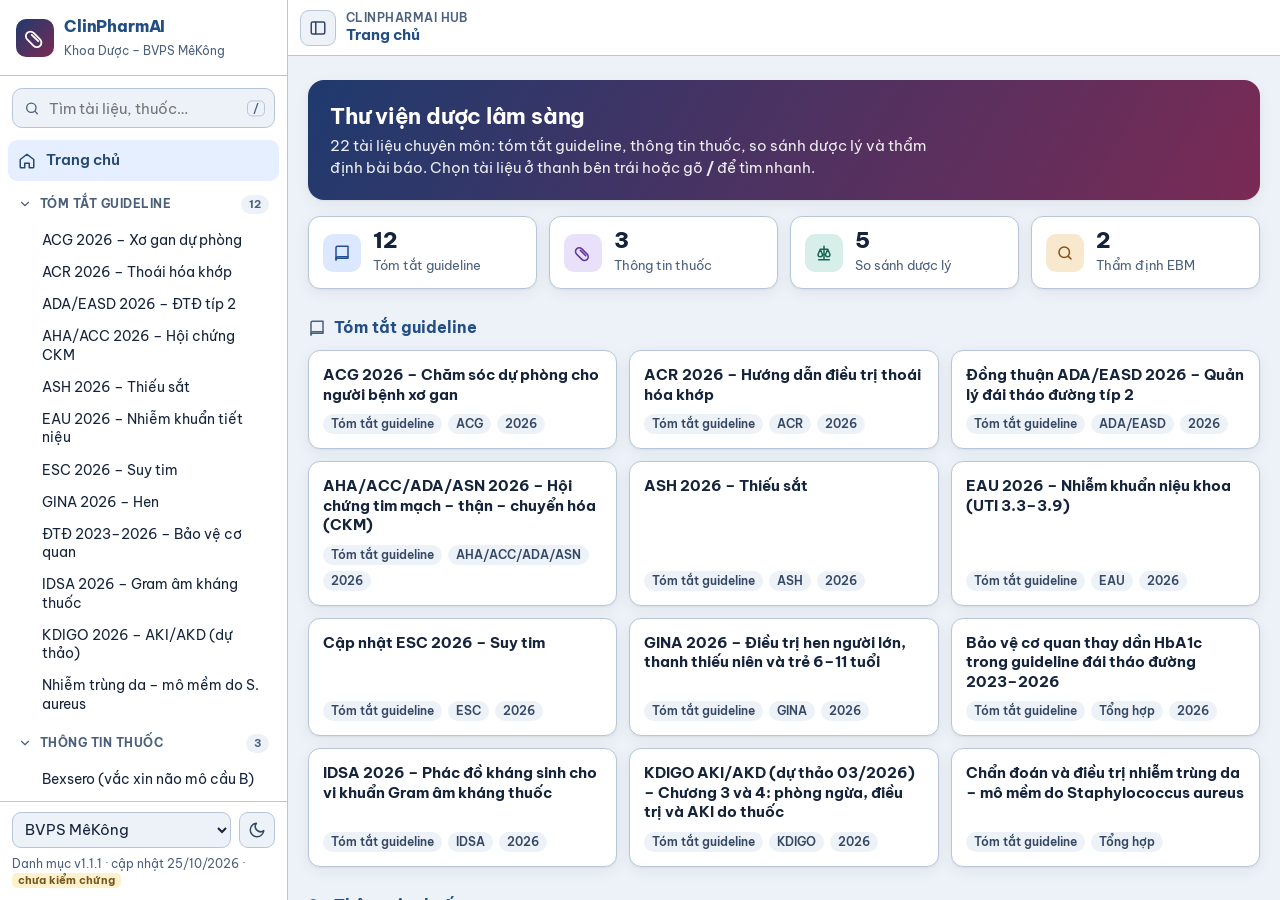
<file: index.html>
<!doctype html>
<html lang="vi" data-unit="mekong">
<head>
<meta charset="utf-8">
<meta name="viewport" content="width=device-width,initial-scale=1,viewport-fit=cover">
<title>ClinPharmAI Hub</title>
<meta name="description" content="Thư viện tài liệu dược lâm sàng: tóm tắt guideline, thông tin thuốc, so sánh dược lý, thẩm định EBM.">
<meta name="theme-color" content="#1f3a6e">
<link rel="manifest" href="manifest.webmanifest">
<link rel="icon" href="icons/icon.svg" type="image/svg+xml">
<link rel="apple-touch-icon" href="icons/icon-192.png">
<link rel="preconnect" href="https://fonts.googleapis.com">
<link rel="preconnect" href="https://fonts.gstatic.com" crossorigin>
<link rel="stylesheet" href="https://fonts.googleapis.com/css2?family=Be+Vietnam+Pro:wght@400;500;600;700;800&display=swap">
<link rel="stylesheet" href="css/app.css">
<script>
  // Áp theme trước khi vẽ để tránh nháy màu
  try{
    var t=localStorage.getItem('cpa-theme'),u=localStorage.getItem('cpa-unit');
    if(t==='light'||t==='dark')document.documentElement.setAttribute('data-theme',t);
    if(u==='phuong-nam')u='mekong'; // mã cũ trước khi đổi tên đơn vị
    if(u==='mekong'||u==='phuong-chau')document.documentElement.setAttribute('data-unit',u);
  }catch(e){}
</script>
</head>
<body>
<svg width="0" height="0" style="position:absolute" aria-hidden="true">
  <symbol id="i-logo" viewBox="0 0 24 24"><path d="M10.5 20.5 3.5 13.5a4.95 4.95 0 1 1 7-7l7 7a4.95 4.95 0 1 1-7 7Z"/><path d="m8.5 8.5 7 7"/></symbol>
  <symbol id="i-home" viewBox="0 0 24 24"><path d="m3 10 9-7 9 7v10a1 1 0 0 1-1 1h-5v-6H9v6H4a1 1 0 0 1-1-1Z"/></symbol>
  <symbol id="i-book" viewBox="0 0 24 24"><path d="M4 19.5V5a2 2 0 0 1 2-2h14v16H6.5A2.5 2.5 0 0 0 4 21.5v-2Z"/><path d="M4 19.5A2.5 2.5 0 0 1 6.5 17H20"/></symbol>
  <symbol id="i-pill" viewBox="0 0 24 24"><path d="M10.5 20.5 3.5 13.5a4.95 4.95 0 1 1 7-7l7 7a4.95 4.95 0 1 1-7 7Z"/><path d="m8.5 8.5 7 7"/></symbol>
  <symbol id="i-scale" viewBox="0 0 24 24"><path d="M12 3v18M5 21h14M7 7h10M7 7l-3 7a3 3 0 0 0 6 0Zm10 0-3 7a3 3 0 0 0 6 0Z"/></symbol>
  <symbol id="i-search" viewBox="0 0 24 24"><circle cx="11" cy="11" r="7"/><path d="m20 20-3.5-3.5"/></symbol>
  <symbol id="i-chev" viewBox="0 0 24 24"><path d="m6 9 6 6 6-6"/></symbol>
  <symbol id="i-menu" viewBox="0 0 24 24"><path d="M3 6h18M3 12h18M3 18h18"/></symbol>
  <symbol id="i-panel" viewBox="0 0 24 24"><rect x="3" y="4" width="18" height="16" rx="2"/><path d="M9 4v16"/></symbol>
  <symbol id="i-ext" viewBox="0 0 24 24"><path d="M14 4h6v6M20 4l-9 9M18 14v5a1 1 0 0 1-1 1H5a1 1 0 0 1-1-1V7a1 1 0 0 1 1-1h5"/></symbol>
  <symbol id="i-full" viewBox="0 0 24 24"><path d="M4 9V4h5M20 9V4h-5M4 15v5h5M20 15v5h-5"/></symbol>
  <symbol id="i-reload" viewBox="0 0 24 24"><path d="M20 11a8 8 0 1 0-2.3 5.7M20 4v7h-7"/></symbol>
  <symbol id="i-prev" viewBox="0 0 24 24"><path d="m15 18-6-6 6-6"/></symbol>
  <symbol id="i-next" viewBox="0 0 24 24"><path d="m9 18 6-6-6-6"/></symbol>
  <symbol id="i-moon" viewBox="0 0 24 24"><path d="M21 12.8A9 9 0 1 1 11.2 3a7 7 0 0 0 9.8 9.8Z"/></symbol>
  <symbol id="i-clock" viewBox="0 0 24 24"><circle cx="12" cy="12" r="9"/><path d="M12 7v5l3 2"/></symbol>
</svg>

<div class="app" id="app">
  <aside class="sidebar" id="sidebar" aria-label="Điều hướng">
    <a class="brand" href="#/">
      <span class="brand-mark"><svg class="ico"><use href="#i-logo"/></svg></span>
      <span class="brand-text">
        <span class="brand-name">ClinPharmAI</span><br>
        <span class="brand-unit" id="brandUnit">Khoa Dược – BVPS MêKông</span>
      </span>
    </a>

    <div class="side-search" role="search">
      <label for="q" class="sr-only">Tìm tài liệu</label>
      <svg class="ico"><use href="#i-search"/></svg>
      <input id="q" type="search" placeholder="Tìm tài liệu, thuốc…" autocomplete="off" spellcheck="false">
      <kbd>/</kbd>
    </div>

    <nav class="nav" id="nav" aria-label="Danh mục tài liệu">
      <a class="nav-home" href="#/" id="navHome"><svg class="ico"><use href="#i-home"/></svg>Trang chủ</a>
      <div id="navGroups"></div>
      <p class="nav-empty" id="navEmpty" hidden>Không tìm thấy tài liệu phù hợp.</p>
    </nav>

    <div class="side-foot">
      <div class="side-row">
        <label for="unitSel" class="sr-only">Đơn vị</label>
        <select id="unitSel">
          <option value="mekong">BVPS MêKông</option>
          <option value="phuong-chau">BV Phương Châu</option>
        </select>
        <button class="icon-btn" id="themeBtn" type="button" title="Đổi giao diện sáng/tối" aria-label="Đổi giao diện sáng/tối"><svg class="ico"><use href="#i-moon"/></svg></button>
      </div>
      <div class="data-ver" id="dataVer">Đang tải danh mục…</div>
    </div>
  </aside>
  <div class="scrim" id="scrim"></div>

  <main class="main">
    <header class="topbar">
      <button class="icon-btn menu-btn" id="menuBtn" type="button" aria-controls="sidebar" aria-expanded="true" title="Ẩn/hiện thanh bên (Ctrl+B)" aria-label="Ẩn/hiện thanh bên"><svg class="ico"><use href="#i-panel"/></svg></button>
      <div class="crumb">
        <span class="crumb-group" id="crumbGroup">ClinPharmAI Hub</span>
        <span class="crumb-title" id="crumbTitle">Trang chủ</span>
      </div>
      <div class="top-actions">
        <button class="icon-btn hide-sm" id="prevBtn" type="button" title="Tài liệu trước" aria-label="Tài liệu trước" hidden><svg class="ico"><use href="#i-prev"/></svg></button>
        <button class="icon-btn hide-sm" id="nextBtn" type="button" title="Tài liệu sau" aria-label="Tài liệu sau" hidden><svg class="ico"><use href="#i-next"/></svg></button>
        <button class="icon-btn" id="reloadBtn" type="button" title="Tải lại tài liệu" aria-label="Tải lại tài liệu" hidden><svg class="ico"><use href="#i-reload"/></svg></button>
        <button class="icon-btn hide-sm" id="fullBtn" type="button" title="Toàn màn hình" aria-label="Toàn màn hình" hidden><svg class="ico"><use href="#i-full"/></svg></button>
        <a class="icon-btn" id="openBtn" target="_blank" rel="noopener" title="Mở trong tab mới" aria-label="Mở trong tab mới" hidden><svg class="ico"><use href="#i-ext"/></svg></a>
      </div>
    </header>

    <div class="content" id="content">
      <section class="home" id="home" aria-labelledby="homeTitle"></section>
      <section class="viewer" id="viewer" hidden>
        <iframe id="frame" title="Tài liệu"></iframe>
        <div class="loading" id="loading" hidden><div class="spinner"></div><span>Đang mở tài liệu…</span></div>
      </section>
    </div>
  </main>
</div>

<script src="js/app.js"></script>
</body>
</html>
</file>
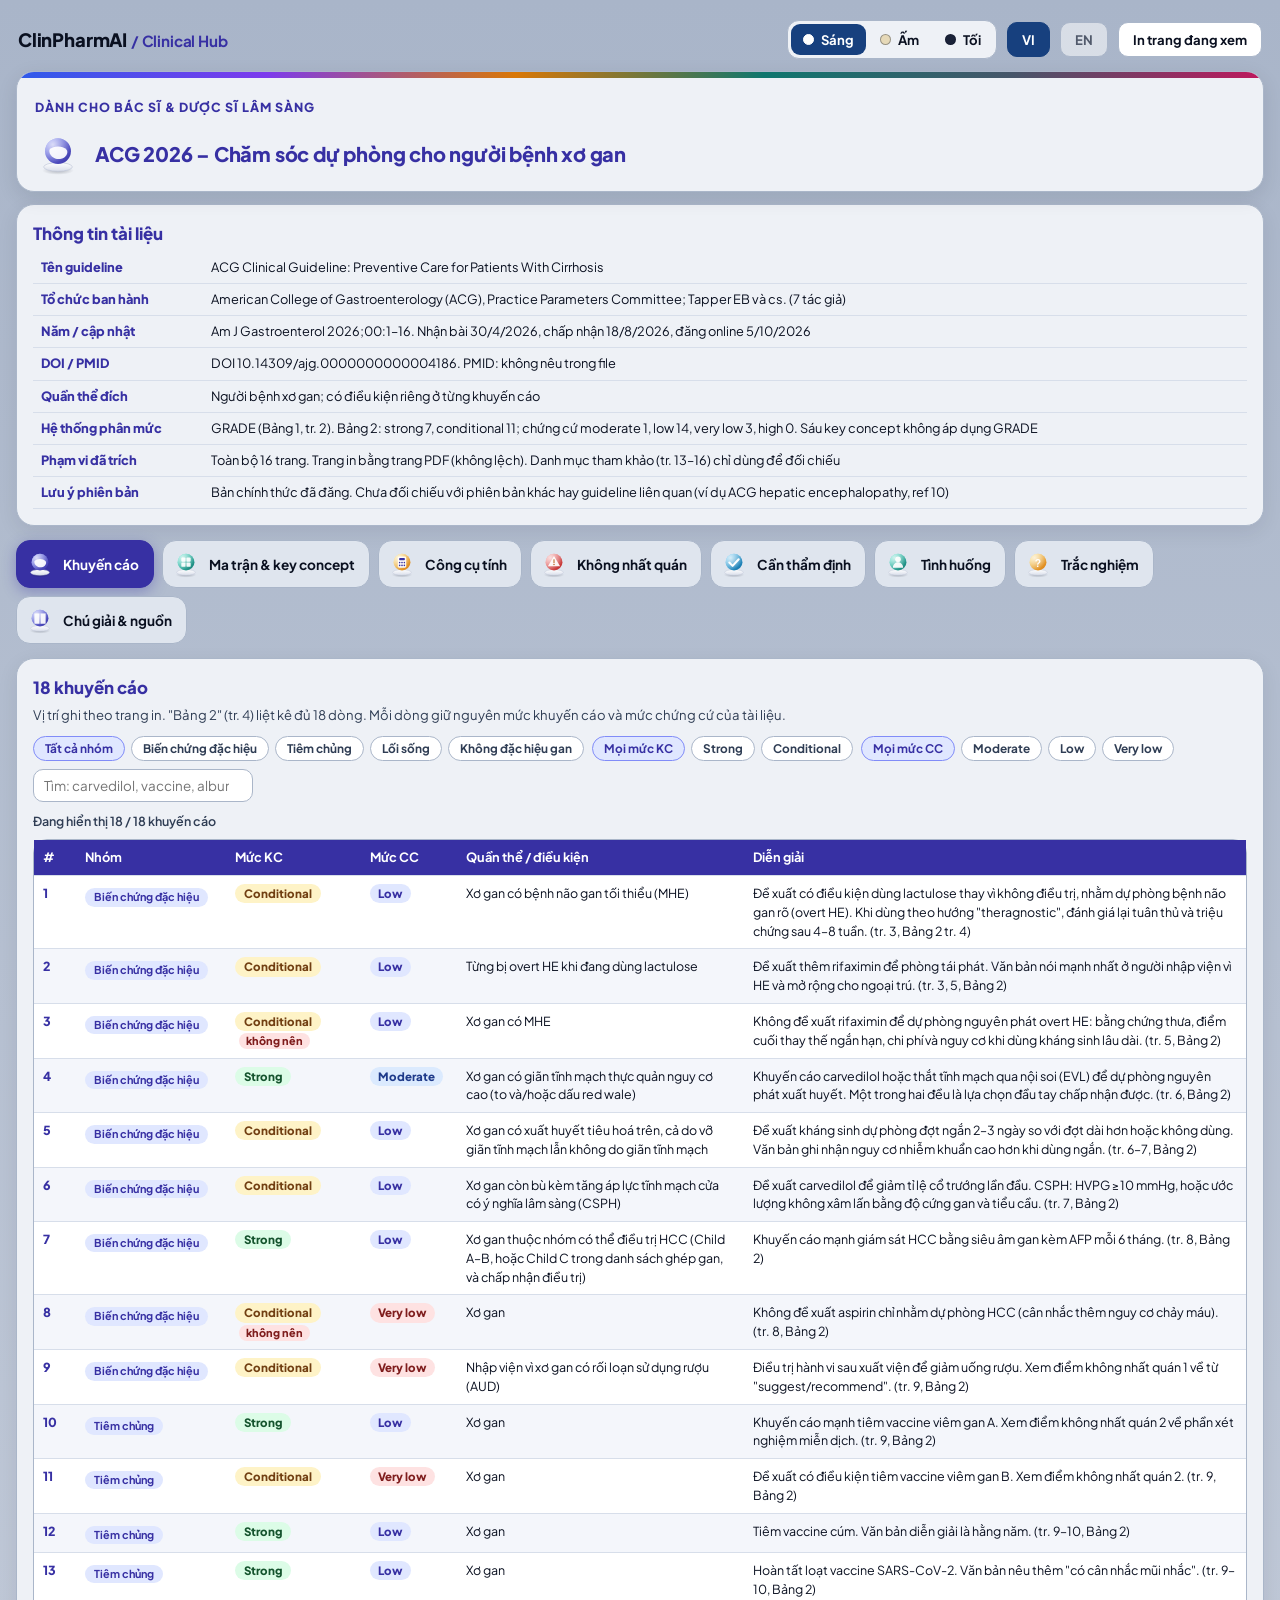
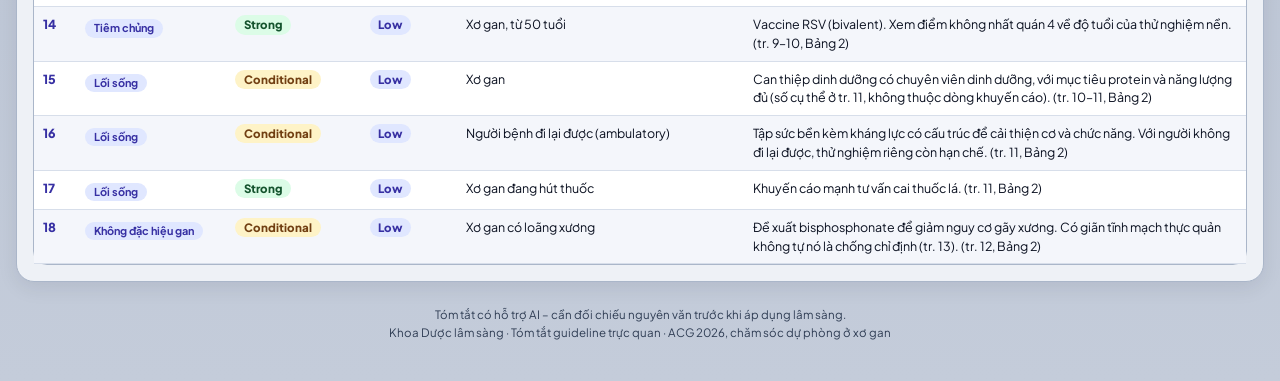
<file: ACG-2026-xo-gan-du-phong-tom-tat.html>
<!doctype html>
<html lang="vi" data-theme="light">
<head>
<meta charset="utf-8">
<meta name="viewport" content="width=device-width, initial-scale=1">
<title>ACG 2026 – Chăm sóc dự phòng cho người bệnh xơ gan</title>
<meta name="description" content="Tóm tắt trực quan ACG Clinical Guideline 2026: chăm sóc dự phòng cho người bệnh xơ gan. Bảng khuyến cáo, ma trận mức độ, công cụ tính, điểm không nhất quán, tình huống, trắc nghiệm.">
<link rel="preconnect" href="https://fonts.googleapis.com">
<link href="https://fonts.googleapis.com/css2?family=Plus+Jakarta+Sans:wght@400;500;600;700;800&display=swap" rel="stylesheet">
<style>
:root{--bg1:#a9b5c9;--bg2:#c4ccda;--card:#eef1f6;--card2:#dfe5ee;--line:#aab6c9;--tx:#0a1020;--mut:#2f3d54;--dim:#4a5a73;
--surf:#fff;--surf2:#f4f6fb;--tnt:#e0e7ff;--tnt2:#eef2ff;--line2:#d7deea;--band:#c7d2fe;--bandt:#1e1b4b;
--g:#15803d;--gb:#dcfce7;--gt:#14532d;--w:#a16207;--wb:#fef3c7;--wt:#713f12;--b:#b91c1c;--bb:#fee2e2;--bt:#7f1d1d;--n:#1d4ed8;--nb:#dbeafe;--nt:#1e3a8a;
--ind:#3730a3;--indt:#3730a3;--navy:#17407e;
--mild:#15803d;--mild-bg:#dcfce7;--mod:#a16207;--mod-bg:#fef3c7;--sev:#b91c1c;--sev-bg:#fee2e2;--life:#5b1030;--life-bg:#f6dce6;}
:root[data-theme="warm"]{--bg1:#e6d8bb;--bg2:#f3ead6;--card:#fbf5e8;--card2:#f0e6d0;--line:#d4c4a1;--tx:#2a2116;--mut:#5a4a33;--dim:#6b5a40;
--surf:#fffdf7;--surf2:#f8f1e1;--tnt:#f1e3c4;--tnt2:#f6ecd5;--line2:#e6d9bb;--band:#e8d6a8;--bandt:#4a3410;
--ind:#8a4b0f;--indt:#7a3f0a;--navy:#7a4a12;--n:#9a3412;}
:root[data-theme="dark"]{--bg1:#0b1220;--bg2:#111a2e;--card:#16213a;--card2:#1e2b4a;--line:#33466b;--tx:#e8edf8;--mut:#b4c0d8;--dim:#93a3c4;
--surf:#1b2a4a;--surf2:#203154;--tnt:#2a3a66;--tnt2:#243457;--line2:#2f4064;--band:#2f3f78;--bandt:#e0e7ff;
--g:#4ade80;--gb:#12361f;--gt:#bbf7d0;--w:#fbbf24;--wb:#3a2d0b;--wt:#fde68a;--b:#f87171;--bb:#3d1620;--bt:#fecaca;--nb:#14284f;--nt:#bfdbfe;--n:#93c5fd;
--ind:#4f46e5;--indt:#c7d2fe;--navy:#3b5bdb;
--mild-bg:#12361f;--mod-bg:#3a2d0b;--sev-bg:#3d1620;--life-bg:#3a1226;}
*{box-sizing:border-box}
html{scroll-behavior:smooth}
body{margin:0;font-family:"Plus Jakarta Sans",system-ui,-apple-system,"Segoe UI",Roboto,sans-serif;color:var(--tx);background:linear-gradient(180deg,var(--bg1),var(--bg2));background-color:var(--bg2);min-height:100vh;line-height:1.5;-webkit-font-smoothing:antialiased}
.wrap{max-width:1360px;margin:0 auto;padding:16px}
header.top{display:flex;gap:14px;align-items:center;flex-wrap:wrap;background:var(--card);border:1px solid var(--line);border-radius:18px;padding:14px 18px;box-shadow:0 6px 20px rgba(10,16,32,.10)}
header.top h1{margin:0;font-size:1.25rem;font-weight:800;color:var(--indt);letter-spacing:-.01em}
header.top p{margin:2px 0 0;font-size:.82rem;color:var(--mut);max-width:860px}
.ico{width:46px;height:46px;flex:none}
.ico svg{width:100%;height:100%;display:block}
.sp{flex:1}
.ainote{margin:12px 0 0;background:var(--wb);border:1px solid #fcd34d;color:var(--wt);border-radius:12px;padding:10px 14px;font-size:.8rem;font-weight:600}
.ainote p{margin:4px 0 0;font-weight:500}
nav.tabs{display:flex;gap:8px;flex-wrap:wrap;margin:14px 0}
nav.tabs button{display:flex;align-items:center;gap:8px;border:1px solid var(--line);background:var(--card2);color:var(--tx);border-radius:14px;padding:8px 14px 8px 8px;font-weight:700;font-size:.85rem;cursor:pointer;font-family:inherit}
nav.tabs button .ico{width:30px;height:30px}
nav.tabs button[aria-selected="true"]{background:var(--ind);color:#fff;border-color:var(--indt);box-shadow:0 4px 14px rgba(55,48,163,.35)}
nav.tabs button:hover:not([aria-selected="true"]){background:var(--surf)}
button:focus-visible,input:focus-visible,select:focus-visible,a:focus-visible{outline:3px solid #818cf8;outline-offset:2px}
.panel{background:var(--card);border:1px solid var(--line);border-radius:18px;padding:16px;box-shadow:0 6px 20px rgba(10,16,32,.08);margin-bottom:14px}
.panel[hidden]{display:none}
.panel h2{margin:0 0 4px;font-size:1.05rem;font-weight:800;color:var(--indt)}
.panel h3{margin:0 0 6px;font-size:.92rem;font-weight:800;color:var(--indt)}
.sub{margin:0 0 12px;color:var(--mut);font-size:.82rem}
.ref{color:var(--n);font-weight:700;font-size:.72rem;display:block;margin-top:2px}
.cnt{font-size:.78rem;color:var(--mut);font-weight:600;margin:0 0 8px}
.filters{display:flex;gap:8px;flex-wrap:wrap;align-items:center;margin-bottom:10px}
.chips{display:flex;gap:6px;flex-wrap:wrap}
.chip{border:1px solid var(--line);background:var(--surf);border-radius:999px;padding:4px 11px;font-size:.74rem;font-weight:700;color:var(--mut);cursor:pointer;font-family:inherit}
.chip[aria-pressed="true"]{background:var(--tnt);color:var(--indt);border-color:#818cf8}
.search{border:1px solid var(--line);border-radius:10px;padding:7px 10px;font-size:.84rem;font-family:inherit;background:var(--surf);color:var(--tx);min-width:220px}
.sr-only{position:absolute;width:1px;height:1px;overflow:hidden;clip:rect(0 0 0 0)}
.tw{border:1px solid var(--line);border-radius:14px;background:var(--surf)}
.tw .sc{overflow-x:visible}
table.rs{width:100%;border-collapse:collapse;font-size:.78rem}
table.rs th,table.rs td{padding:8px 9px;vertical-align:top;overflow-wrap:anywhere;border-bottom:1px solid var(--line2);text-align:left}
table.rs thead th{background:var(--ind);color:#fff;font-size:.8rem}
table.rs tbody tr:nth-child(even) td{background:var(--surf2)}
td.num{font-weight:800;color:var(--indt);width:42px}
td.drug{min-width:130px;overflow-wrap:normal!important}
td.drug b{color:var(--indt)}
#td td.num,#td th:nth-child(2){width:120px}
#td td.num{white-space:normal}
.grp{display:inline-block;margin-top:4px;background:var(--tnt);color:var(--indt);border-radius:999px;padding:1px 9px;font-size:.68rem;font-weight:700}
.ev{display:inline-block;min-width:24px;text-align:center;border-radius:999px;padding:1px 8px;font-weight:800;font-size:.72rem;margin-right:4px}
.ev.A{background:var(--gb);color:var(--gt)}.ev.D{background:var(--nb);color:var(--nt)}.ev.B{background:var(--wb);color:var(--wt)}
.evn{display:block;font-size:.72rem;color:var(--mut);margin-top:4px}
.empty{text-align:center;color:var(--mut);padding:18px!important}
.flag{display:inline-block;margin-top:4px;background:var(--wb);border:1px solid #fcd34d;color:var(--wt);border-radius:8px;padding:2px 8px;font-size:.72rem;font-weight:700}
.cap{display:inline-block;background:var(--bb);color:var(--bt);border-radius:8px;padding:2px 8px;font-weight:800;font-size:.74rem}
.chipcn{display:inline-block;background:var(--wb);color:var(--wt);border:1px solid #fcd34d;border-radius:999px;padding:1px 9px;font-size:.7rem;font-weight:800}

/* thang mức độ */
.ladder{display:grid;grid-template-columns:repeat(4,1fr);gap:8px;margin-bottom:10px}
.step{border:2px solid var(--line);background:var(--surf);border-radius:14px;padding:9px 10px;cursor:pointer;font-family:inherit;text-align:left;color:var(--tx)}
.step .nm{display:block;font-weight:800;font-size:.9rem}
.step .mt{display:block;font-size:.72rem;color:var(--mut);font-weight:600}
.step[data-k="nhe"]{--c:var(--mild)}.step[data-k="vua"]{--c:var(--mod)}.step[data-k="nang"]{--c:var(--sev)}.step[data-k="doa"]{--c:var(--life)}
.step[aria-pressed="true"]{border-color:var(--c);background:var(--c);color:#fff;box-shadow:0 4px 14px rgba(10,16,32,.25)}
.step[aria-pressed="true"] .mt{color:#fff}
.sevpanel{display:grid;grid-template-columns:1fr 1fr;gap:14px;border:2px solid var(--c);background:var(--surf);border-radius:14px;padding:12px 14px;border-left-width:8px}
.sevpanel .rule,.sevpanel .where{font-size:.78rem;color:var(--mut);margin:0 0 8px;font-weight:600}
dl.signs{margin:0;display:grid;grid-template-columns:150px 1fr;gap:4px 10px;font-size:.78rem}
dl.signs dt{font-weight:800;color:var(--indt)}dl.signs dd{margin:0}
ul.acts{margin:0;padding-left:18px;font-size:.8rem}ul.acts li{margin-bottom:6px}

/* ma trận nhanh */
.qmw{overflow-x:auto}
.qm{width:100%;min-width:760px;table-layout:fixed;border-collapse:separate;border-spacing:4px;font-size:.78rem}
.qm th{background:var(--ind);color:#fff;padding:8px;border-radius:8px}
.qm td.lab{background:var(--card2);font-weight:800;color:var(--indt);padding:8px;border-radius:8px;width:16%}
.qm td.q{padding:8px;border-radius:8px;overflow-wrap:anywhere;font-weight:600;border:1px solid rgba(10,16,32,.10)}
.qg{background:var(--gb);color:var(--gt)}.qw{background:var(--wb);color:var(--wt)}.qb{background:var(--bb);color:var(--bt)}.qn{background:var(--nb);color:var(--nt)}.qd{background:#7f1d1d;color:#fff}
.legend{display:flex;gap:8px;flex-wrap:wrap;margin:10px 0 0;font-size:.76rem;font-weight:700;align-items:center}
.legend span.k{padding:3px 10px;border-radius:999px;border:1px solid rgba(10,16,32,.12)}
.legend a{color:var(--n);text-decoration:underline}

/* đường đi */
.path{display:grid;grid-template-columns:repeat(4,1fr);gap:10px;margin-bottom:12px}
.stage{background:var(--surf);border:1px solid var(--line);border-radius:14px;padding:10px 12px}
.stage .n{display:inline-flex;width:26px;height:26px;border-radius:50%;background:var(--ind);color:#fff;font-weight:800;align-items:center;justify-content:center;font-size:.8rem;margin-bottom:4px}
.stage ul,.gate ul,.box ul,.admit ul{margin:6px 0 0;padding-left:16px;font-size:.78rem}
.stage li,.gate li,.box li,.admit li{margin-bottom:4px}
.gates{display:grid;grid-template-columns:repeat(3,1fr);gap:10px;margin-bottom:12px}
.gate{border-radius:14px;padding:10px 12px;border:2px solid var(--line);background:var(--surf)}
.gate.ok{border-color:var(--g);background:var(--gb)}.gate.part{border-color:#d97706;background:var(--wb)}.gate.bad{border-color:var(--b);background:var(--bb)}
.admit{background:var(--surf);border:2px dashed var(--b);border-radius:14px;padding:10px 14px;margin-bottom:12px}
.cols{display:grid;grid-template-columns:repeat(3,1fr);gap:10px}
.box{background:var(--surf);border:2px solid var(--b);border-radius:14px;padding:10px 12px}
.box.alt{border-color:#d97706}.box.dk{border-color:var(--indt)}

/* công cụ liều */
.form{display:grid;grid-template-columns:repeat(auto-fit,minmax(170px,1fr));gap:10px;margin-bottom:12px}
.form label{display:flex;flex-direction:column;gap:3px;font-size:.74rem;font-weight:700;color:var(--mut)}
.form input,.form select{border:1px solid var(--line);border-radius:10px;padding:8px 10px;font-size:.88rem;font-family:inherit;background:var(--surf);color:var(--tx)}
.est{display:flex;gap:10px;flex-wrap:wrap;margin:8px 0 14px}
.est div{background:var(--tnt);border-radius:12px;padding:8px 14px;font-weight:800;color:var(--indt);font-size:.86rem}
.est small{display:block;font-weight:600;color:var(--mut);font-size:.7rem}
.res{display:grid;grid-template-columns:repeat(auto-fit,minmax(270px,1fr));gap:10px}
.rc{border-radius:14px;padding:12px;border:2px solid var(--c);background:var(--surf)}
.rc h3{margin:0 0 6px;font-size:.88rem;font-weight:800;color:var(--c)}
.badge{display:inline-block;padding:2px 10px;border-radius:999px;font-size:.7rem;font-weight:800;margin-bottom:6px}
.s-ok{background:var(--gb);color:var(--gt)}.s-warn{background:var(--wb);color:var(--wt)}.s-na{background:var(--nb);color:var(--nt)}
.rc .dose{font-weight:800;font-size:.9rem;margin-bottom:6px}
.rc ul{margin:0;padding-left:16px;font-size:.76rem;color:var(--mut)}
.disc{font-size:.76rem;color:var(--mut);margin-top:10px}
.warn{background:var(--wb);border:1px solid #fcd34d;color:var(--wt);border-radius:10px;padding:8px 12px;font-size:.8rem;font-weight:600}

/* tình huống */
.cases{display:grid;gap:12px}
.case{background:var(--surf);border:1px solid var(--line);border-radius:14px;padding:12px 14px}
.case h3{margin:0 0 8px;font-size:.92rem;color:var(--indt);font-weight:800}
.case .row{display:grid;grid-template-columns:120px 1fr;gap:8px;font-size:.8rem;padding:4px 0;border-top:1px dashed var(--line2)}
.case .row b{font-weight:800}
.case .row.p b{color:var(--g)}.case .row.a b{color:var(--w)}.case .row.x b{color:var(--b)}.case .row.y b{color:var(--indt)}

/* trắc nghiệm */
.qh{font-weight:800;font-size:.95rem;margin:6px 0 10px}
.opt{display:block;width:100%;text-align:left;border:2px solid var(--line);background:var(--surf);border-radius:12px;padding:9px 12px;margin-bottom:8px;font-weight:600;font-size:.84rem;cursor:pointer;font-family:inherit;color:var(--tx)}
.opt:hover:not([disabled]){border-color:#818cf8;background:var(--tnt2)}
.opt.ok{border-color:var(--g);background:var(--gb)}.opt.no{border-color:var(--b);background:var(--bb)}
.expl{background:var(--tnt2);border-left:4px solid var(--ind);padding:8px 12px;border-radius:8px;font-size:.8rem;margin:8px 0}
.btn{border:0;background:var(--ind);color:#fff;border-radius:12px;padding:8px 18px;font-weight:800;font-size:.84rem;cursor:pointer;font-family:inherit}
.btn.alt{background:var(--surf);color:var(--indt);border:1px solid var(--ind)}

/* chú giải, nguồn */
.sec ol{margin:0;padding-left:18px;font-size:.8rem}
table.gl{width:100%;table-layout:fixed;border-collapse:collapse;font-size:.76rem;margin-bottom:12px}
table.gl th,table.gl td{border-bottom:1px solid var(--line2);padding:6px 8px;text-align:left;vertical-align:top;overflow-wrap:anywhere}
table.gl th{background:var(--band);color:var(--bandt)}
table.gl td:first-child{font-weight:800;color:var(--indt);width:16%}
.two{display:grid;grid-template-columns:1.2fr 1fr;gap:14px;font-size:.8rem}
.two ul{margin:0;padding-left:18px}.two li{margin-bottom:5px}
.refs{font-size:.76rem;color:var(--mut);list-style:none;padding-left:0!important}
footer{font-size:.72rem;color:var(--mut);text-align:center;padding:10px 0 24px}

@media(max-width:900px){
 .ladder{grid-template-columns:repeat(2,1fr)}.path,.cols,.gates,.two,.sevpanel{grid-template-columns:1fr}
 .case .row{grid-template-columns:1fr}dl.signs{grid-template-columns:120px 1fr}
 .tw{overflow-x:auto}table.rs{min-width:640px}
}
@media(max-width:640px){.wrap{padding:10px}.search{min-width:0;width:100%}}
@media(prefers-reduced-motion:reduce){html{scroll-behavior:auto}}
@media print{nav.tabs,.filters,.ladder,.btn{display:none}body{background:var(--surf)}.panel{break-inside:avoid-page}}

html[data-theme="dark"] .rc h3{color:var(--indt)}
html[data-theme="dark"] .ico svg{filter:brightness(.95)}

/* thanh trên cùng */
.topbar{display:flex;align-items:center;gap:10px;flex-wrap:wrap;padding:4px 2px 12px}
.brand{font-weight:800;font-size:1.15rem;color:var(--tx);letter-spacing:-.01em}
.brand span{color:var(--indt);font-size:.95rem;font-weight:700;margin-left:4px}
.seg{display:flex;gap:2px;border:1px solid var(--line);background:var(--card);border-radius:12px;padding:3px}
.seg button{border:0;background:transparent;border-radius:9px;padding:7px 12px;font-weight:700;font-size:.82rem;display:flex;align-items:center;gap:7px;color:var(--tx);cursor:pointer;font-family:inherit}
.seg button[aria-pressed="true"]{background:var(--navy);color:#fff}
.seg .dot{width:11px;height:11px;border-radius:50%;border:1px solid rgba(10,16,32,.35);display:inline-block}
.dot.l{background:#fff}.dot.w{background:#e6d9b8}.dot.d{background:#1a2238}
.seg button[aria-pressed="true"] .dot{border-color:#fff}
.pb{border:1px solid var(--line);background:var(--surf);border-radius:10px;padding:8px 14px;font-weight:700;font-size:.82rem;color:var(--tx);cursor:pointer;font-family:inherit}
.pb[aria-pressed="true"]{background:var(--navy);color:#fff;border-color:var(--navy)}
.pb:disabled{opacity:.55;cursor:not-allowed}
.pb:hover:not(:disabled):not([aria-pressed="true"]){background:var(--tnt2)}
header.top{position:relative;overflow:hidden;padding-top:26px}
header.top::before{content:"";position:absolute;left:0;right:0;top:0;height:6px;background:linear-gradient(90deg,#2f5bea,#7c3aed,#d97706,#0f766e,#475569,#be185d)}
.eyebrow{width:100%;font-size:.78rem;font-weight:800;letter-spacing:.08em;text-transform:uppercase;color:var(--indt)}

.docinfo{margin-top:12px}
.docinfo dl{margin:6px 0 0;display:grid;grid-template-columns:170px 1fr;gap:0;font-size:.8rem}
.docinfo dt,.docinfo dd{margin:0;padding:6px 8px;border-bottom:1px solid var(--line2)}
.docinfo dt{font-weight:800;color:var(--indt)}
.ainote{font-size:.84rem}
@media(max-width:640px){.docinfo dl{grid-template-columns:1fr}.docinfo dt{border-bottom:0;padding-bottom:0}}
@media print{.topbar{display:none}html[data-theme]{--bg1:#a9b5c9;--bg2:#c4ccda;--card:#eef1f6;--card2:#dfe5ee;--line:#aab6c9;--tx:#0a1020;--mut:#2f3d54;--dim:#4a5a73;--surf:#fff;--surf2:#f4f6fb;--tnt:#e0e7ff;--tnt2:#eef2ff;--line2:#d7deea;--band:#c7d2fe;--bandt:#1e1b4b;--g:#15803d;--gb:#dcfce7;--gt:#14532d;--w:#a16207;--wb:#fef3c7;--wt:#713f12;--b:#b91c1c;--bb:#fee2e2;--bt:#7f1d1d;--n:#1d4ed8;--nb:#dbeafe;--nt:#1e3a8a;--ind:#3730a3;--indt:#3730a3;--navy:#17407e;--mild:#15803d;--mild-bg:#dcfce7;--mod:#a16207;--mod-bg:#fef3c7;--sev:#b91c1c;--sev-bg:#fee2e2;--life:#5b1030;--life-bg:#f6dce6;--bg1:#fff;--bg2:#fff}}

/* bổ sung cho trang ACG */
.st{display:inline-block;border-radius:999px;padding:1px 9px;font-weight:800;font-size:.72rem}
.st.S{background:var(--gb);color:var(--gt)}.st.C{background:var(--wb);color:var(--wt)}
.ev.mod{background:var(--nb);color:var(--nt)}.ev.low{background:var(--tnt);color:var(--indt)}.ev.vlow{background:var(--bb);color:var(--bt)}
.neg{display:inline-block;margin-left:4px;background:var(--bb);color:var(--bt);border-radius:8px;padding:0 7px;font-size:.68rem;font-weight:800}
tr.hl td{outline:2px solid #818cf8;outline-offset:-2px;background:var(--tnt2)!important}
.mx{display:grid;grid-template-columns:110px 1fr 1fr;gap:6px;font-size:.78rem}
.mx>div{border-radius:10px;padding:8px}
.mx .h{background:var(--ind);color:#fff;font-weight:800;text-align:center}
.mx .r{background:var(--card2);color:var(--indt);font-weight:800;display:flex;align-items:center}
.mx .c{background:var(--surf);border:1px solid var(--line2);display:flex;gap:5px;flex-wrap:wrap;align-content:flex-start;min-height:54px}
.mx .c.S{background:var(--gb)}.mx .c.C{background:var(--wb)}
.rb{border:1px solid rgba(10,16,32,.2);background:var(--surf);color:var(--tx);border-radius:8px;padding:2px 9px;font-weight:800;font-size:.76rem;cursor:pointer;font-family:inherit}
.rb:hover{background:var(--tnt)}
.ico3{display:block;width:100%;height:100%}
.note{font-size:.78rem;color:var(--mut);margin:6px 0 0}
.lbl{font-size:.74rem;font-weight:800;color:var(--indt)}
.calc2{display:grid;grid-template-columns:1fr 1fr;gap:14px}
@media(max-width:900px){.calc2{grid-template-columns:1fr}.mx{grid-template-columns:80px 1fr 1fr}}
table.rs td.vt{min-width:150px}
.st,.ev{white-space:nowrap}
table.rs td.nw{min-width:96px;overflow-wrap:normal}

.tg{background:var(--gb);color:var(--gt)}.tw2{background:var(--wb);color:var(--wt)}.tb{background:var(--bb);color:var(--bt)}.tn{background:var(--nb);color:var(--nt)}.ti{background:var(--tnt);color:var(--indt)}
.mx .c.tg{background:var(--gb)}.mx .c.tw2{background:var(--wb)}.mx .c.tb{background:var(--bb)}.mx .c.tn{background:var(--nb)}.mx .c.ti{background:var(--tnt2)}
</style>
</head>
<body>
<svg width="0" height="0" style="position:absolute" aria-hidden="true"><defs>

<linearGradient id="g-ped" x1="0" y1="0" x2="0" y2="1"><stop offset="0" stop-color="#ffffff"/><stop offset="1" stop-color="#d9deea"/></linearGradient>
<linearGradient id="g-ind" x1="0" y1="0" x2="1" y2="1"><stop offset="0" stop-color="#818cf8"/><stop offset="1" stop-color="#3730a3"/></linearGradient>
<linearGradient id="g-teal" x1="0" y1="0" x2="1" y2="1"><stop offset="0" stop-color="#5eead4"/><stop offset="1" stop-color="#0f766e"/></linearGradient>
<linearGradient id="g-amb" x1="0" y1="0" x2="1" y2="1"><stop offset="0" stop-color="#fde68a"/><stop offset="1" stop-color="#d97706"/></linearGradient>
<linearGradient id="g-blu" x1="0" y1="0" x2="1" y2="1"><stop offset="0" stop-color="#7dd3fc"/><stop offset="1" stop-color="#0369a1"/></linearGradient>
<linearGradient id="g-red" x1="0" y1="0" x2="1" y2="1"><stop offset="0" stop-color="#fca5a5"/><stop offset="1" stop-color="#b91c1c"/></linearGradient>
<radialGradient id="r-sh" cx=".5" cy=".5" r=".5"><stop offset="0" stop-color="#0a1020" stop-opacity=".28"/><stop offset="1" stop-color="#0a1020" stop-opacity="0"/></radialGradient>
<radialGradient id="r-hi" cx=".3" cy=".25" r=".7"><stop offset="0" stop-color="#fff" stop-opacity=".75"/><stop offset="1" stop-color="#fff" stop-opacity="0"/></radialGradient>


</defs></svg>
<div class="wrap">
<div class="topbar">
  <div class="brand" id="brand"></div>
  <div class="sp"></div>
  <div class="seg" role="group" aria-label="Chế độ nền">
    <button type="button" data-th="light" aria-pressed="true"><span class="dot l"></span>Sáng</button>
    <button type="button" data-th="warm" aria-pressed="false"><span class="dot w"></span>Ấm</button>
    <button type="button" data-th="dark" aria-pressed="false"><span class="dot d"></span>Tối</button>
  </div>
  <button type="button" class="pb" aria-pressed="true" id="lang-vi">VI</button>
  <button type="button" class="pb" id="lang-en" disabled title="Bản tiếng Anh chưa có">EN</button>
  <button type="button" class="pb" id="print-btn">In trang đang xem</button>
</div>
<header class="top">
  <div class="eyebrow" id="eyebrow"></div>
  <div class="ico" id="hico"></div>
  <div><h1 id="h1"></h1></div>
</header>
<section class="panel docinfo" aria-label="Thông tin tài liệu">
  <h2>Thông tin tài liệu</h2>
  <dl id="docdl"></dl>
</section>
<noscript><p class="ainote">Trang này cần bật JavaScript để hiển thị bảng, bộ lọc và công cụ tính.</p></noscript>
<nav class="tabs" id="tabs" role="tablist" aria-label="Nội dung"></nav>

<div class="panel" id="p-rec" role="tabpanel">
  <h2 id="rec-h"></h2>
  <p class="sub" id="rec-sub"></p>
  <div class="filters">
    <div class="chips" id="gchips" role="group" aria-label="Lọc theo nhóm"></div>
    <div class="chips" id="schips" role="group" aria-label="Lọc theo mức khuyến cáo"></div>
    <div class="chips" id="echips" role="group" aria-label="Lọc theo mức chứng cứ"></div>
    <label class="sr-only" for="q">Tìm trong bảng khuyến cáo</label>
    <input class="search" id="q" type="search" placeholder="Tìm trong bảng khuyến cáo…">
  </div>
  <p class="cnt" id="count" aria-live="polite"></p>
  <div class="tw"><table class="rs" id="recs"></table></div>
</div>

<div class="panel" id="p-mx" role="tabpanel" hidden>
  <h2>Ma trận mức khuyến cáo × mức chứng cứ</h2>
  <p class="sub">Bấm số khuyến cáo để mở dòng tương ứng. Ô trống nghĩa là không có khuyến cáo nào ở mức đó.</p>
  <div class="mx" id="mx"></div>
  <p class="note" id="mx-note"></p>
  <div id="kc-wrap"><h2 style="margin-top:16px" id="kc-h"></h2>
  <div class="tw"><table class="rs" id="kc"></table></div></div>
</div>

<div class="panel" id="p-calc" role="tabpanel" hidden>
  <h2 id="calc-h"></h2>
  <p class="sub" id="calc-sub"></p>
  <div id="calc-body"></div>
  <p class="disc" id="calc-disc"></p>
</div>

<div class="panel" id="p-inc" role="tabpanel" hidden>
  <h2 id="inc-h"></h2>
  <p class="sub" id="inc-sub"></p>
  <div class="tw"><table class="rs" id="inc"></table></div>
</div>

<div class="panel" id="p-val" role="tabpanel" hidden>
  <h2>Khả năng áp dụng tại bệnh viện</h2>
  <p class="sub">Danh sách điểm cần thẩm định. Chưa đối chiếu với danh mục thuốc hay phác đồ nội bộ vì chưa được cung cấp.</p>
  <div class="tw"><table class="rs" id="val"></table></div>
</div>

<div class="panel" id="p-case" role="tabpanel" hidden>
  <h2>Tình huống minh hoạ (AI soạn, không phải ca thật)</h2>
  <p class="sub">Mỗi tình huống dẫn số dòng khuyến cáo làm cơ sở và giữ mức chứng cứ của dòng gốc.</p>
  <div class="cases" id="cases"></div>
</div>

<div class="panel" id="p-quiz" role="tabpanel" hidden>
  <h2>Trắc nghiệm ôn nhanh</h2>
  <p class="sub" id="qprog"></p>
  <div id="quiz"></div>
</div>

<div class="panel sec" id="p-ref" role="tabpanel" hidden>
  <h2>Chú giải từ viết tắt</h2>
  <table class="gl" id="gloss"></table>
  <div class="two">
    <div><h3>Kiểm tra trước khi giao</h3><ul id="selfcheck"></ul></div>
    <div><h3>Nguồn</h3><ul class="refs" id="sources"></ul></div>
  </div>
</div>

<footer id="foot"></footer>
</div>

<script type="application/json" id="data">{"schema": "tom-tat-guideline/v1", "meta": {"title": "ACG 2026 – Chăm sóc dự phòng cho người bệnh xơ gan", "desc": "Tóm tắt trực quan ACG Clinical Guideline 2026: chăm sóc dự phòng cho người bệnh xơ gan. Bảng khuyến cáo, ma trận mức độ, công cụ tính, điểm không nhất quán, tình huống, trắc nghiệm.", "brand": "ClinPharmAI", "brand_sub": "/ Clinical Hub", "eyebrow": "Dành cho bác sĩ & dược sĩ lâm sàng", "short": "ACG 2026 xơ gan", "docinfo": [["Tên guideline", "ACG Clinical Guideline: Preventive Care for Patients With Cirrhosis"], ["Tổ chức ban hành", "American College of Gastroenterology (ACG), Practice Parameters Committee; Tapper EB và cs. (7 tác giả)"], ["Năm / cập nhật", "Am J Gastroenterol 2026;00:1–16. Nhận bài 30/4/2026, chấp nhận 18/8/2026, đăng online 5/10/2026"], ["DOI / PMID", "DOI 10.14309/ajg.0000000000004186. PMID: không nêu trong file"], ["Quần thể đích", "Người bệnh xơ gan; có điều kiện riêng ở từng khuyến cáo"], ["Hệ thống phân mức", "GRADE (Bảng 1, tr. 2). Bảng 2: strong 7, conditional 11; chứng cứ moderate 1, low 14, very low 3, high 0. Sáu key concept không áp dụng GRADE"], ["Phạm vi đã trích", "Toàn bộ 16 trang. Trang in bằng trang PDF (không lệch). Danh mục tham khảo (tr. 13–16) chỉ dùng để đối chiếu"], ["Lưu ý phiên bản", "Bản chính thức đã đăng. Chưa đối chiếu với phiên bản khác hay guideline liên quan (ví dụ ACG hepatic encephalopathy, ref 10)"]], "rec_sub": "Vị trí ghi theo trang in. \"Bảng 2\" (tr. 4) liệt kê đủ 18 dòng. Mỗi dòng giữ nguyên mức khuyến cáo và mức chứng cứ của tài liệu.", "search_hint": "Tìm: carvedilol, vaccine, albumin…", "kc_title": "Sáu key concept (không áp dụng GRADE)", "inc_sub": "Mỗi điểm ghi hai vị trí và nội dung từng bên. Không tự chọn một phía. Điểm 8 và 9 là nghi vấn cần mở bài nguồn để xác nhận.", "sources": ["Tapper EB, Kardashian A, Debes JD, Gripshover J, Moon AM, Kim JJ, Lai JC. ACG clinical guideline: preventive care for patients with cirrhosis. Am J Gastroenterol. 2026;00:1–16. doi:10.14309/ajg.0000000000004186."], "ai_label": "Tóm tắt có hỗ trợ AI – cần đối chiếu nguyên văn trước khi áp dụng lâm sàng.", "footer": "Khoa Dược lâm sàng · Tóm tắt guideline trực quan · ACG 2026, chăm sóc dự phòng ở xơ gan"}, "groups": ["Biến chứng đặc hiệu", "Tiêm chủng", "Lối sống", "Không đặc hiệu gan"], "strengths": [{"k": "S", "label": "Strong", "tone": "tg"}, {"k": "C", "label": "Conditional", "tone": "tw2"}], "certainty": [{"k": "mod", "label": "Moderate", "tone": "tn"}, {"k": "low", "label": "Low", "tone": "ti"}, {"k": "vlow", "label": "Very low", "tone": "tb"}], "recs": [{"n": 1, "g": 0, "loc": "tr. 3; Bảng 2 (tr. 4)", "kw": "lactulose over no treatment", "s": "C", "neg": 0, "c": "low", "pop": "Xơ gan có bệnh não gan tối thiểu (MHE)", "it": "Đề xuất có điều kiện dùng lactulose thay vì không điều trị, nhằm dự phòng bệnh não gan rõ (overt HE). Khi dùng theo hướng \"theragnostic\", đánh giá lại tuân thủ và triệu chứng sau 4–8 tuần. (tr. 3, Bảng 2 tr. 4)", "_pg": 1}, {"n": 2, "g": 0, "loc": "tr. 3, 5; Bảng 2", "kw": "adding rifaximin", "s": "C", "neg": 0, "c": "low", "pop": "Từng bị overt HE khi đang dùng lactulose", "it": "Đề xuất thêm rifaximin để phòng tái phát. Văn bản nói mạnh nhất ở người nhập viện vì HE và mở rộng cho ngoại trú. (tr. 3, 5, Bảng 2)", "_pg": 1}, {"n": 3, "g": 0, "loc": "tr. 5; Bảng 2", "kw": "do not suggest rifaximin", "s": "C", "neg": 1, "c": "low", "pop": "Xơ gan có MHE", "it": "Không đề xuất rifaximin để dự phòng nguyên phát overt HE: bằng chứng thưa, điểm cuối thay thế ngắn hạn, chi phí và nguy cơ khi dùng kháng sinh lâu dài. (tr. 5, Bảng 2)", "_pg": 1}, {"n": 4, "g": 0, "loc": "tr. 6; Bảng 2", "kw": "carvedilol or esophageal variceal ligation", "s": "S", "neg": 0, "c": "mod", "pop": "Xơ gan có giãn tĩnh mạch thực quản nguy cơ cao (to và/hoặc dấu red wale)", "it": "Khuyến cáo carvedilol hoặc thắt tĩnh mạch qua nội soi (EVL) để dự phòng nguyên phát xuất huyết. Một trong hai đều là lựa chọn đầu tay chấp nhận được. (tr. 6, Bảng 2)", "_pg": 1}, {"n": 5, "g": 0, "loc": "tr. 6–7; Bảng 2", "kw": "short (2–3 d) course", "s": "C", "neg": 0, "c": "low", "pop": "Xơ gan có xuất huyết tiêu hoá trên, cả do vỡ giãn tĩnh mạch lẫn không do giãn tĩnh mạch", "it": "Đề xuất kháng sinh dự phòng đợt ngắn 2–3 ngày so với đợt dài hơn hoặc không dùng. Văn bản ghi nhận nguy cơ nhiễm khuẩn cao hơn khi dùng ngắn. (tr. 6–7, Bảng 2)", "_pg": 1}, {"n": 6, "g": 0, "loc": "tr. 7; Bảng 2", "kw": "carvedilol… first-episode of ascites", "s": "C", "neg": 0, "c": "low", "pop": "Xơ gan còn bù kèm tăng áp lực tĩnh mạch cửa có ý nghĩa lâm sàng (CSPH)", "it": "Đề xuất carvedilol để giảm tỉ lệ cổ trướng lần đầu. CSPH: HVPG ≥10 mmHg, hoặc ước lượng không xâm lấn bằng độ cứng gan và tiểu cầu. (tr. 7, Bảng 2)", "_pg": 1}, {"n": 7, "g": 0, "loc": "tr. 8; Bảng 2", "kw": "every 6 months", "s": "S", "neg": 0, "c": "low", "pop": "Xơ gan thuộc nhóm có thể điều trị HCC (Child A–B, hoặc Child C trong danh sách ghép gan, và chấp nhận điều trị)", "it": "Khuyến cáo mạnh giám sát HCC bằng siêu âm gan kèm AFP mỗi 6 tháng. (tr. 8, Bảng 2)", "_pg": 1}, {"n": 8, "g": 0, "loc": "tr. 8; Bảng 2", "kw": "do not suggest… aspirin", "s": "C", "neg": 1, "c": "vlow", "pop": "Xơ gan", "it": "Không đề xuất aspirin chỉ nhằm dự phòng HCC (cân nhắc thêm nguy cơ chảy máu). (tr. 8, Bảng 2)", "_pg": 1}, {"n": 9, "g": 0, "loc": "tr. 9; Bảng 2", "kw": "postdischarge behavioral therapy", "s": "C", "neg": 0, "c": "vlow", "pop": "Nhập viện vì xơ gan có rối loạn sử dụng rượu (AUD)", "it": "Điều trị hành vi sau xuất viện để giảm uống rượu. Xem điểm không nhất quán 1 về từ \"suggest/recommend\". (tr. 9, Bảng 2)", "_pg": 1}, {"n": 10, "g": 1, "loc": "tr. 9; Bảng 2", "kw": "hepatitis A virus (HAV) vaccination", "s": "S", "neg": 0, "c": "low", "pop": "Xơ gan", "it": "Khuyến cáo mạnh tiêm vaccine viêm gan A. Xem điểm không nhất quán 2 về phần xét nghiệm miễn dịch. (tr. 9, Bảng 2)", "_pg": 1}, {"n": 11, "g": 1, "loc": "tr. 9; Bảng 2", "kw": "hepatitis B virus (HBV) vaccination", "s": "C", "neg": 0, "c": "vlow", "pop": "Xơ gan", "it": "Đề xuất có điều kiện tiêm vaccine viêm gan B. Xem điểm không nhất quán 2. (tr. 9, Bảng 2)", "_pg": 1}, {"n": 12, "g": 1, "loc": "tr. 9–10; Bảng 2", "kw": "immunization against influenza", "s": "S", "neg": 0, "c": "low", "pop": "Xơ gan", "it": "Tiêm vaccine cúm. Văn bản diễn giải là hằng năm. (tr. 9–10, Bảng 2)", "_pg": 1}, {"n": 13, "g": 1, "loc": "tr. 9–10; Bảng 2", "kw": "SARS-CoV-2 vaccination series", "s": "S", "neg": 0, "c": "low", "pop": "Xơ gan", "it": "Hoàn tất loạt vaccine SARS-CoV-2. Văn bản nêu thêm \"có cân nhắc mũi nhắc\". (tr. 9–10, Bảng 2)", "_pg": 1}, {"n": 14, "g": 1, "loc": "tr. 9–10; Bảng 2", "kw": "aged 50 years or older", "s": "S", "neg": 0, "c": "low", "pop": "Xơ gan, từ 50 tuổi", "it": "Vaccine RSV (bivalent). Xem điểm không nhất quán 4 về độ tuổi của thử nghiệm nền. (tr. 9–10, Bảng 2)", "_pg": 1}, {"n": 15, "g": 2, "loc": "tr. 10–11; Bảng 2", "kw": "dietician-guided", "s": "C", "neg": 0, "c": "low", "pop": "Xơ gan", "it": "Can thiệp dinh dưỡng có chuyên viên dinh dưỡng, với mục tiêu protein và năng lượng đủ (số cụ thể ở tr. 11, không thuộc dòng khuyến cáo). (tr. 10–11, Bảng 2)", "_pg": 1}, {"n": 16, "g": 2, "loc": "tr. 11; Bảng 2", "kw": "aerobic and resistance exercise", "s": "C", "neg": 0, "c": "low", "pop": "Người bệnh đi lại được (ambulatory)", "it": "Tập sức bền kèm kháng lực có cấu trúc để cải thiện cơ và chức năng. Với người không đi lại được, thử nghiệm riêng còn hạn chế. (tr. 11, Bảng 2)", "_pg": 1}, {"n": 17, "g": 2, "loc": "tr. 11; Bảng 2", "kw": "smoking-cessation counseling", "s": "S", "neg": 0, "c": "low", "pop": "Xơ gan đang hút thuốc", "it": "Khuyến cáo mạnh tư vấn cai thuốc lá. (tr. 11, Bảng 2)", "_pg": 1}, {"n": 18, "g": 3, "loc": "tr. 12; Bảng 2", "kw": "bisphosphonates", "s": "C", "neg": 0, "c": "low", "pop": "Xơ gan có loãng xương", "it": "Đề xuất bisphosphonate để giảm nguy cơ gãy xương. Có giãn tĩnh mạch thực quản không tự nó là chống chỉ định (tr. 13). (tr. 12, Bảng 2)", "_pg": 1}], "kc": [{"id": "KC1", "loc": "tr. 5 (Bảng 3), tr. 7", "txt": "Truyền albumin 6–8 g/L dịch lấy ra để giảm rối loạn tuần hoàn và AKI. Với lượng ≤5 L, albumin chỉ dành cho một số tình huống.", "cond": "Cổ trướng, chọc dịch >5 L. Với ≤5 L: hạ natri máu hoặc suy thận"}, {"id": "KC2", "loc": "tr. 5, 8", "txt": "Không cho statin chỉ với mục đích dự phòng HCC. Nếu có chỉ định tim mạch thường quy thì vẫn cân nhắc dùng.", "cond": "Xơ gan"}, {"id": "KC3", "loc": "tr. 5, 8–9", "txt": "Tăng cường chăm sóc ngoại trú sau nhập viện, gồm tái khám sớm (<14 ngày), có thể giảm tái nhập viện và tử vong.", "cond": "Sau nhập viện vì xơ gan"}, {"id": "KC4", "loc": "tr. 5, 9", "txt": "Người không có miễn dịch viêm gan B dù đã tiêm trước đó thì tiêm lại, có cân nhắc vaccine TLR9.", "cond": "Xơ gan, không đáp ứng vaccine"}, {"id": "KC5", "loc": "tr. 5, 10", "txt": "Sàng lọc AUD bằng công cụ chuẩn hoá (AUDIT-C) ở mỗi lần khám. Liệu pháp thuốc cho AUD có thể có lợi. Văn bản nêu naltrexone 50–100 mg uống/ngày hoặc 380 mg tiêm bắp mỗi 4 tuần, và acamprosate 333–666 mg × 3 lần/ngày.", "cond": "Xơ gan"}, {"id": "KC6", "loc": "tr. 5, 13", "txt": "Sàng lọc ung thư ngoài gan theo tuổi nên được cân nhắc. Văn bản nêu không có bằng chứng sàng lọc cải thiện kết cục.", "cond": "Chờ ghép hoặc đã vào danh sách ghép; hoặc xơ gan còn bù, không suy kiệt, không bệnh đi kèm đe doạ tính mạng"}], "inc": [{"t": "Từ ngữ của khuyến cáo 9", "a": "Bảng 2, tr. 4: \"we suggest\"", "b": "Văn bản, tr. 9: \"we recommend postdischarge behavioral therapy\"; cùng đoạn sau lại viết \"we suggest\"", "note": "Cả hai cùng mức conditional, very low. Bảng 1 (tr. 2) gắn \"suggest\" với conditional."}, {"t": "Phần xét nghiệm miễn dịch HAV/HBV", "a": "Bảng 2, tr. 4 và tóm tắt, tr. 1 (HAV): xét nghiệm miễn dịch và tiêm", "b": "Câu khuyến cáo trong văn bản, tr. 9: chỉ nêu tiêm vaccine; phần diễn giải HAV/HBV (tr. 9) lại có xét nghiệm", "note": "Khác nhau về nội dung của câu khuyến cáo (có hay không xét nghiệm trước)."}, {"t": "Mức strong cho HAV", "a": "tr. 9: chứng cứ low", "b": "tr. 9: vẫn strong nhờ an toàn, chi phí thấp, tránh suy gan tối cấp", "note": "Không mâu thuẫn, nhưng ghi lại vì lệch với quy tắc mặc định của Bảng 1."}, {"t": "Tuổi vaccine RSV", "a": "Khuyến cáo 14 (tr. 4, 9): từ 50 tuổi", "b": "Thử nghiệm nền (tr. 10): người từ 60 tuổi trở lên, bệnh gan <2%", "note": "Văn bản hạ chứng cứ vì indirectness, nhưng không nêu dữ liệu cho nhóm 50–59 tuổi."}, {"t": "Quần thể của rifaximin (khuyến cáo 2)", "a": "Bảng 2, tr. 4: HE khi đang dùng lactulose", "b": "Tóm tắt, tr. 1: \"after hospitalization\"; văn bản, tr. 5: mạnh nhất ở người nhập viện", "note": "Ngoài ra tr. 6 viết \"strong evidence of secondary prevention\" trong khi mức chứng cứ của khuyến cáo là low."}, {"t": "Kháng sinh dự phòng xuất huyết tiêu hoá", "a": "Khuyến cáo (tr. 4, 6): 2–3 ngày so với dài hơn hoặc không dùng", "b": "tr. 7: không kém hơn ở 2–3 ngày so với 5–7 ngày, nhưng không chứng minh cho \"không dùng\" so với 1–10 ngày; tr. 6 định nghĩa \"short\" là 0–3 ngày, gồm không dùng. Nguy cơ nhiễm khuẩn cao hơn khi dùng ngắn (chênh 15,2%)", "note": "Hai cách định nghĩa \"short\" khác nhau; tr. 6 còn nêu thử nghiệm ở Child A cho thấy không khác biệt."}, {"t": "Carvedilol cho CSPH", "a": "Khuyến cáo: giảm cổ trướng lần đầu (tr. 7)", "b": "Diễn giải tr. 7: \"treatment of portal hypertension… prevention of decompensation\"; chứng cứ dẫn có cả propranolol", "note": "Phạm vi mục tiêu rộng hơn câu khuyến cáo."}, {"t": "Trích dẫn trong mục carvedilol/CSPH (nghi vấn)", "a": "tr. 7: \"(8)\" cho thử nghiệm phân nhóm; \"(32)\" cho cả thử nghiệm 201 bệnh nhân lẫn phân tích gộp 4 RCT", "b": "tr. 13–14: ref 8 là bài GRADE về đánh giá chất lượng chứng cứ; ref 32 là phân tích gộp cạnh tranh (competing-risk)", "note": "Có vẻ sai số tham chiếu. Cần đối chiếu danh mục tham khảo."}, {"t": "Dấu của LFI (nghi vấn)", "a": "tr. 11: LFI \"+0,8 so với +0,4\" được nêu là cải thiện (ảnh trang đã xác nhận)", "b": "Cùng đoạn: LFI −0,93 và −0,36 cũng được nêu là cải thiện", "note": "LFI thấp hơn là tốt hơn, nên dấu ở thử nghiệm đầu có vẻ lệch. Cần đối chiếu nguồn (ref 113)."}, {"t": "BCAA", "a": "Hình 1, tr. 3: \"BCAAs if needed\"", "b": "tr. 11: BCAA đơn độc không cải thiện khối cơ; một thử nghiệm 150 bệnh nhân âm tính", "note": "Hình tóm tắt nhẹ hơn nội dung chi tiết."}, {"t": "Mục tiêu dinh dưỡng", "a": "Khuyến cáo 15 (tr. 4, 10): conditional", "b": "tr. 11: \"we recommend\" protein 1,2–1,5 g/kg thể trọng lý tưởng/ngày, 30–35 kcal/kg/ngày", "note": "Số liệu này không nằm trong câu khuyến cáo và không được chấm GRADE."}, {"t": "Sàng lọc loãng xương", "a": "Khuyến cáo 18 (tr. 4, 12): chỉ nói điều trị bisphosphonate", "b": "tr. 12–13: \"we suggest screening for osteoporosis\"; Hình 1 có DEXA", "note": "Sàng lọc không nằm trong câu khuyến cáo."}, {"t": "Viết tắt AUDIT-C", "a": "tr. 1: \"Concise\"", "b": "tr. 5 (chú thích Bảng 3) và tr. 10: \"Consumption\"", "note": "Khác nhau trong cùng tài liệu."}, {"t": "Key concept 1 (albumin)", "a": "Đánh dấu là key concept, không GRADE (tr. 5)", "b": "tr. 7: \"recommendation below\", \"we suggest\"; Bảng 3 viết \"advise\"; ghi \"GRADE approach was not possible\"", "note": "Dùng ba động từ khác nhau cho cùng một nội dung."}, {"t": "Key concept 2 (statin)", "a": "Bảng 3, tr. 5: \"in the absence of conventional cardiovascular risks\"", "b": "tr. 8: \"solely for HCC chemoprevention\"; có chỉ định thường quy thì \"should be considered\"", "note": "Cách diễn đạt điều kiện khác nhau."}, {"t": "Độ chắc chắn của liệu pháp thuốc cho AUD (key concept 5)", "a": "Bảng 3, tr. 5 và key concept 5, tr. 10: \"may be beneficial\"", "b": "tr. 10: \"is recommended\" khi nói chăm sóc có liệu pháp hành vi và theo dõi ngoại trú, gồm dùng thuốc; \"our suggestion to initiate pharmacotherapy\"; \"All patients with AUD should be offered an effective therapy\"", "note": "Ba mức độ chắc chắn khác nhau cho cùng nội dung trong một key concept không chấm GRADE; tài liệu ghi chứng cứ từ RCT còn hạn chế."}], "val": [{"item": "Carvedilol (liều, chỉ định) và EVL (nội soi, nhân lực) có sẵn không", "ref": "4, 6"}, {"item": "Đo độ cứng gan, HVPG, tiểu cầu để xác định CSPH", "ref": "6"}, {"item": "Rifaximin có trong danh mục và được chi trả không", "ref": "2, 3"}, {"item": "Kháng sinh dự phòng xuất huyết tiêu hoá (norfloxacin, ceftriaxone) so với dữ liệu kháng thuốc địa phương", "ref": "5"}, {"item": "Quy trình giám sát HCC (siêu âm + AFP mỗi 6 tháng) và nhắc lịch", "ref": "7"}, {"item": "Vaccine HAV, HBV (kể cả loại TLR9), cúm, COVID-19, RSV: có lưu hành và nhãn tuổi tại Việt Nam", "ref": "10–14, KC4"}, {"item": "Naltrexone, acamprosate, dịch vụ điều trị hành vi sau xuất viện", "ref": "9, KC5"}, {"item": "Albumin 20–25% và quy định chỉ định khi chọc dịch >5 L", "ref": "KC1"}, {"item": "Chuyên viên dinh dưỡng, chương trình tập luyện, DEXA, bisphosphonate", "ref": "15, 16, 18"}], "cases": [{"t": "Tình huống 1: giãn tĩnh mạch thực quản nguy cơ cao, chưa từng chảy máu", "rows": [["Giả định", "Xơ gan Child B, giãn tĩnh mạch thực quản to có dấu red wale, chưa từng xuất huyết."], ["Điều tài liệu nói", "Carvedilol hoặc EVL đều là lựa chọn dự phòng nguyên phát (khuyến cáo 4, strong, moderate). Chọn theo dung nạp, bệnh đi kèm, khả năng nội soi."], ["Lưu ý trong văn bản", "Carvedilol 12,5 mg/ngày hoặc chia liều; 6,25 mg nếu không dung nạp 12,5 mg nhưng hiệu quả tương đối chưa biết; tạm ngưng nếu nhịp chậm có triệu chứng; không chỉnh liều theo mạch đích (tr. 6)."], ["Cần thẩm định", "Sẵn có carvedilol, năng lực EVL tại bệnh viện."]]}, {"t": "Tình huống 2: bệnh não gan", "rows": [["Giả định A", "Xơ gan có MHE, chưa từng overt HE."], ["Điều tài liệu nói A", "Lactulose đề xuất so với không điều trị (khuyến cáo 1, conditional, low); không đề xuất rifaximin dự phòng nguyên phát (khuyến cáo 3, conditional, low)."], ["Giả định B", "Nhập viện vì overt HE dù đang dùng lactulose."], ["Điều tài liệu nói B", "Đề xuất thêm rifaximin để phòng tái phát (khuyến cáo 2, conditional, low); văn bản nói mạnh nhất ở người nhập viện."]]}, {"t": "Tình huống 3: chọc dịch cổ trướng", "rows": [["Giả định A", "Chọc 8 L."], ["Điều tài liệu nói A", "Albumin 6–8 g/L dịch lấy ra: 48–64 g, tức 192–256 mL dung dịch 25% (key concept 1, không GRADE)."], ["Giả định B", "Chọc 4 L, natri máu bình thường, chức năng thận bình thường."], ["Điều tài liệu nói B", "Với ≤5 L, lợi ích bổ sung của albumin kém chắc chắn; có thể dành cho hạ natri máu hoặc suy thận."]]}, {"t": "Tình huống 4: nhập viện xơ gan có rối loạn sử dụng rượu", "rows": [["Giả định", "Xuất viện sau đợt mất bù, có AUD."], ["Điều tài liệu nói", "Điều trị hành vi sau xuất viện (khuyến cáo 9, conditional, very low); sàng lọc AUD bằng AUDIT-C mỗi lần khám (key concept 5); tái khám sớm <14 ngày (key concept 3); liệu pháp thuốc cho AUD có thể có lợi."], ["Cần thẩm định", "Dịch vụ hành vi sau xuất viện, naltrexone, acamprosate có sẵn không."]]}, {"t": "Tình huống 5: kế hoạch tiêm chủng", "rows": [["Giả định", "Xơ gan còn bù, 55 tuổi, chưa rõ miễn dịch viêm gan A và B."], ["Điều tài liệu nói", "HAV: khuyến cáo mạnh tiêm (khuyến cáo 10, strong, low). HBV: đề xuất tiêm (khuyến cáo 11, conditional, very low); nếu đã tiêm mà không có miễn dịch thì tiêm lại, có cân nhắc vaccine TLR9 (key concept 4). Cúm, SARS-CoV-2: khuyến cáo mạnh (12, 13). RSV: khuyến cáo mạnh từ 50 tuổi (14, strong, low)."], ["Lưu ý", "Điểm không nhất quán 2 và 4: việc xét nghiệm miễn dịch trước tiêm và độ tuổi của thử nghiệm RSV."]]}], "quiz": [{"q": "Khuyến cáo nào có mức khuyến cáo strong và mức chứng cứ moderate?", "o": ["Lactulose cho MHE", "Carvedilol hoặc EVL cho giãn tĩnh mạch nguy cơ cao", "Giám sát HCC mỗi 6 tháng", "Aspirin dự phòng HCC"], "a": 1, "e": "Khuyến cáo 4 là khuyến cáo duy nhất có chứng cứ moderate (tr. 4, 6). Giám sát HCC là strong nhưng chứng cứ low."}, {"q": "Tài liệu nói gì về rifaximin dự phòng nguyên phát overt HE ở xơ gan có MHE?", "o": ["Khuyến cáo mạnh dùng", "Đề xuất có điều kiện dùng", "Không đề xuất (conditional, low)", "Không đề cập"], "a": 2, "e": "Khuyến cáo 3 (tr. 5): không đề xuất; conditional, low."}, {"q": "Giám sát HCC ở xơ gan thuộc nhóm có thể điều trị HCC được khuyến cáo thế nào?", "o": ["Siêu âm gan kèm AFP mỗi 6 tháng", "Chỉ siêu âm mỗi 12 tháng", "CT mỗi 6 tháng", "MRI mỗi 3 tháng"], "a": 0, "e": "Khuyến cáo 7 (tr. 8): strong, low."}, {"q": "Với chọc dịch cổ trướng lấy ra 8 L, liều albumin theo key concept 1 là bao nhiêu?", "o": ["6–8 g/L dịch lấy ra, tức 48–64 g", "1 g/kg cân nặng", "25 g cố định", "Không cần albumin"], "a": 0, "e": "Key concept 1 (tr. 7): 6–8 g/L dịch lấy ra khi chọc >5 L. Đây là key concept, không chấm GRADE."}, {"q": "Kháng sinh dự phòng ở xơ gan có xuất huyết tiêu hoá trên: đợt ngắn được đề xuất là?", "o": ["2–3 ngày, chỉ khi do vỡ giãn tĩnh mạch", "2–3 ngày, áp dụng cả khi nguồn chảy máu không do giãn tĩnh mạch", "5–7 ngày", "Không dùng"], "a": 1, "e": "Khuyến cáo 5 (tr. 6): conditional, low; văn bản nêu áp dụng cho mọi xơ gan xuất huyết tiêu hoá trên, bất kể nguồn."}, {"q": "Theo key concept 2, statin có nên được bắt đầu chỉ để dự phòng HCC không?", "o": ["Có, vì giảm HCC >50%", "Không; chỉ cân nhắc khi có chỉ định thường quy", "Chỉ ở Child C", "Tài liệu không đề cập"], "a": 1, "e": "Key concept 2 (tr. 8): không cho statin chỉ vì dự phòng HCC; có chỉ định thường quy thì nên cân nhắc."}, {"q": "Điểm nào dưới đây là điểm không nhất quán được nêu trong bản tóm tắt?", "o": ["Khuyến cáo 14 ghi từ 50 tuổi, thử nghiệm nền ở người từ 60 tuổi trở lên", "Khuyến cáo 7 ghi mỗi 12 tháng", "Khuyến cáo 4 là conditional", "Bảng 2 có 24 dòng"], "a": 0, "e": "Điểm 4 trong tab không nhất quán (tr. 4, 9, 10)."}], "gloss": [{"term": "GRADE", "mean": "Grading of Recommendations, Assessment, Development, and Evaluation", "page": "2"}, {"term": "MHE", "mean": "Bệnh não gan tối thiểu (minimal hepatic encephalopathy)", "page": "3"}, {"term": "HE", "mean": "Bệnh não gan (hepatic encephalopathy)", "page": "3"}, {"term": "NSBB", "mean": "Chẹn beta không chọn lọc (non-selective beta blocker)", "page": "6"}, {"term": "EVL", "mean": "Thắt tĩnh mạch qua nội soi (endoscopic variceal ligation)", "page": "6"}, {"term": "CSPH", "mean": "Tăng áp lực tĩnh mạch cửa có ý nghĩa lâm sàng (clinically significant portal hypertension)", "page": "7"}, {"term": "HVPG", "mean": "Chênh áp tĩnh mạch gan (hepatic venous pressure gradient)", "page": "7"}, {"term": "AFP", "mean": "Alpha-fetoprotein", "page": "8"}, {"term": "TLR9", "mean": "Toll-like receptor 9", "page": "9"}, {"term": "AUDIT-C", "mean": "Công cụ sàng lọc rượu rút gọn; tài liệu viết \"Concise\" (tr. 1) và \"Consumption\" (tr. 10)", "page": "10"}, {"term": "LFI", "mean": "Chỉ số giòn yếu gan (Liver Frailty Index)", "page": "11"}, {"term": "MELD", "mean": "Model for End-Stage Liver Disease", "page": "11"}, {"term": "DEXA", "mean": "Đo hấp thụ tia X năng lượng kép (dual-energy X-ray absorptiometry)", "page": "12"}, {"term": "MASLD", "mean": "Bệnh gan nhiễm mỡ do rối loạn chuyển hoá (metabolic dysfunction-associated steatotic liver disease)", "page": "12"}], "tools": {"title": "Công cụ tính (AI soạn từ key concept 1 và đoạn dinh dưỡng)", "sub": "Chỉ tính các con số tài liệu nêu. Không lưu dữ liệu người bệnh. Nhập dữ liệu giả định hoặc đã ẩn danh.", "html": "<div class=\"calc2\">\n    <div class=\"case\">\n      <h3>Albumin sau chọc dịch cổ trướng<\/h3>\n      <p class=\"note\">Cơ sở: key concept 1 (tr. 5, 7): chọc >5 L thì truyền albumin 6–8 g/L dịch lấy ra (dung dịch 25%). Với ≤5 L, albumin dành cho hạ natri máu hoặc suy thận.<\/p>\n      <div class=\"form\">\n        <label>Thể tích dịch lấy ra (L)<input id=\"paraL\" type=\"number\" min=\"0\" step=\"0.1\" value=\"8\"><\/label>\n        <label>Hạ natri máu hoặc suy thận\n          <select id=\"paraRisk\"><option value=\"0\">Không<\/option><option value=\"1\">Có<\/option><\/select><\/label>\n      <\/div>\n      <div id=\"paraOut\" aria-live=\"polite\"><\/div>\n    <\/div>\n    <div class=\"case\">\n      <h3>Mục tiêu dinh dưỡng<\/h3>\n      <p class=\"note\">Cơ sở: tr. 11: protein 1,2–1,5 g/kg thể trọng lý tưởng/ngày; năng lượng 30–35 kcal/kg/ngày; béo phì BMI 30–40: 25–35; BMI ≥40: 20–25 kcal/kg/ngày. Tài liệu không nêu công thức thể trọng lý tưởng và không nêu dùng cân nặng nào cho kcal/kg, nên bạn nhập số theo quy ước của khoa.<\/p>\n      <div class=\"form\">\n        <label>BMI (kg/m²)<input id=\"bmi\" type=\"number\" min=\"10\" max=\"80\" step=\"0.1\" value=\"27\"><\/label>\n        <label>Thể trọng lý tưởng (kg)<input id=\"ibw\" type=\"number\" min=\"20\" max=\"150\" step=\"0.1\" value=\"65\"><\/label>\n        <label>Cân nặng dùng tính năng lượng (kg)<input id=\"wkg\" type=\"number\" min=\"20\" max=\"250\" step=\"0.1\" value=\"70\"><\/label>\n      <\/div>\n      <div id=\"nutOut\" aria-live=\"polite\"><\/div>\n    <\/div>\n  <\/div>", "js": "function num(id){var v=parseFloat($(id).value);return isFinite(v)?v:NaN;}\nfunction r1(x){return String(Math.round(x*10)/10).replace('.',',');}\nfunction calcPara(){\n  var L=num(\"paraL\"),risk=$(\"paraRisk\").value===\"1\",o=$(\"paraOut\");\n  if(!(L>0)||L>30){o.innerHTML='<div class=\"warn\">Nhập thể tích dịch lấy ra từ 0 đến 30 L.<\/div>';return;}\n  var lo=6*L,hi=8*L;\n  if(L>5){o.innerHTML='<span class=\"badge s-ok\">Chọc &gt;5 L<\/span><div class=\"dose\">Albumin '+r1(lo)+'–'+r1(hi)+' g<\/div><ul class=\"acts\"><li>Tương đương '+Math.round(lo*4)+'–'+Math.round(hi*4)+' mL dung dịch 25%.<\/li><li>Cơ sở: key concept 1 (tr. 7), không chấm GRADE.<\/li><\/ul>';}\n  else if(risk){o.innerHTML='<span class=\"badge s-warn\">Chọc ≤5 L, có yếu tố nguy cơ<\/span><div class=\"dose\">Có thể cân nhắc albumin (tối đa '+r1(lo)+'–'+r1(hi)+' g nếu dùng 6–8 g/L)<\/div><ul class=\"acts\"><li>Tài liệu: albumin có thể dành cho hạ natri máu hoặc suy thận (tr. 7). Liều cho ngưỡng này không được nêu riêng.<\/li><\/ul>';}\n  else{o.innerHTML='<span class=\"badge s-na\">Chọc ≤5 L, không có yếu tố nguy cơ<\/span><div class=\"dose\">Lợi ích bổ sung của albumin kém chắc chắn<\/div><ul class=\"acts\"><li>Tài liệu: có thể dành albumin cho hạ natri máu hoặc suy thận (tr. 7).<\/li><\/ul>';}\n}\nfunction calcNut(){\n  var bmi=num(\"bmi\"),ibw=num(\"ibw\"),w=num(\"wkg\"),o=$(\"nutOut\");\n  if(!(bmi>=10&&bmi<=80)||!(ibw>=20&&ibw<=150)||!(w>=20&&w<=250)){o.innerHTML='<div class=\"warn\">Nhập BMI 10–80, thể trọng lý tưởng 20–150 kg, cân nặng 20–250 kg.<\/div>';return;}\n  var kl,kh,band;\n  if(bmi>=40){kl=20;kh=25;band=\"BMI ≥40\";}else if(bmi>=30){kl=25;kh=35;band=\"BMI 30–40\";}else{kl=30;kh=35;band=\"BMI <30 (mức chung)\";}\n  o.innerHTML='<div class=\"est\"><div>Protein '+r1(1.2*ibw)+'–'+r1(1.5*ibw)+' g/ngày<small>1,2–1,5 g/kg × '+ibw+' kg thể trọng lý tưởng<\/small><\/div><div>Năng lượng '+Math.round(kl*w)+'–'+Math.round(kh*w)+' kcal/ngày<small>'+kl+'–'+kh+' kcal/kg × '+w+' kg ('+band+')<\/small><\/div><\/div><p class=\"note\">Số này không nằm trong câu khuyến cáo 15 và không được chấm GRADE (điểm không nhất quán 11).<\/p>';\n}\n[\"paraL\",\"paraRisk\"].forEach(function(i){$(i).addEventListener(\"input\",calcPara);});\n[\"bmi\",\"ibw\",\"wkg\"].forEach(function(i){$(i).addEventListener(\"input\",calcNut);});\ncalcPara();calcNut();", "disc": "Công cụ minh hoạ để học tập, do AI soạn từ các dòng nêu trên. Mức chứng cứ: key concept 1 không chấm GRADE; mục tiêu dinh dưỡng nằm ngoài câu khuyến cáo 15 (conditional, low)."}, "selfcheck": ["Đã đọc cả 16 trang bằng văn bản; xem ảnh trang 3 (Hình 1), 11 (số liệu dinh dưỡng, tập luyện; dấu LFI) và 12 (Hình 2).", "Kiểm tra tự động 64 cụm từ và số liệu trên đúng trang (trang in bằng trang PDF, không lệch). Một truy vấn lần đầu không khớp do ký tự ghép (ligature) trong PDF, không do nội dung.", "Đếm nhãn Bảng 2: strong 7, conditional 11; moderate 1, low 14, very low 3, high 0. Khớp với tóm tắt (tr. 1) về 7 khuyến cáo mạnh.", "Điểm không nhất quán 8 và 9 là nghi vấn (sai số tham chiếu, dấu LFI), cần mở bài nguồn (ref 8, 32, 113) để xác nhận. Chưa mở bài nguồn.", "Nội dung tình huống, trắc nghiệm, công cụ tính do AI soạn từ các dòng khuyến cáo; đã đối chiếu số thứ tự với data.json. Script chưa thay việc đọc lại nguyên văn."], "checks": {"pdf": "acg.pdf", "page_offset": 0, "items": [{"p": 4, "s": "we suggest lactulose over no treatment"}, {"p": 4, "s": "we do not suggest the use of rifaximin as primary prevention"}, {"p": 3, "s": "25 trials comprising 1,563"}, {"p": 3, "s": "in 2.5% of patients in the lactulose group compared with 10%"}, {"p": 3, "s": "4-8 weeks after prescription"}, {"p": 5, "s": "0.69, 95% ci 0.55-0.86"}, {"p": 5, "s": "75.5% vs 20%"}, {"p": 6, "s": "or 0.44"}, {"p": 6, "s": "12.5 mg daily"}, {"p": 6, "s": "6.25 mg"}, {"p": 6, "s": "10% vs 23%"}, {"p": 6, "s": "152 adults"}, {"p": 6, "s": "or 0.21"}, {"p": 6, "s": "2-3 days"}, {"p": 6, "s": "rr 0.79"}, {"p": 7, "s": "noninferiority in mortality comparing 2-3 vs 5-7 days"}, {"p": 6, "s": "0-3 days"}, {"p": 7, "s": "hepatic venous pressure gradient"}, {"p": 7, "s": "25 kpa"}, {"p": 7, "s": ",150 3 109/l"}, {"p": 7, "s": "11% of patients"}, {"p": 7, "s": "6-8 g/l"}, {"p": 7, "s": "exceeding 5 l"}, {"p": 7, "s": "15.2%"}, {"p": 8, "s": "every 6 months"}, {"p": 8, "s": "rr 1.86"}, {"p": 8, "s": "hr 0.67"}, {"p": 8, "s": "child class a-b"}, {"p": 9, "s": "we recommend postdischarge behavioral therapy"}, {"p": 9, "s": "or 0.16"}, {"p": 9, "s": "15.4% vs 42.4%"}, {"p": 9, "s": "we recommend hepatitis a virus (hav) vaccination"}, {"p": 9, "s": "3 vs 2 doses"}, {"p": 9, "s": "47% compared with 25%"}, {"p": 10, "s": "2.3% vs 8.5%"}, {"p": 10, "s": "aged 60 years or older"}, {"p": 10, "s": "liver disease was ,2%"}, {"p": 10, "s": "naltrexone (50"}, {"p": 10, "s": "333"}, {"p": 10, "s": "primary series"}, {"p": 10, "s": "identification test-consumption"}, {"p": 11, "s": "1.2-1.5 g/kg ideal body weight"}, {"p": 11, "s": "30-35 kcal/kg/d"}, {"p": 11, "s": "25-35 kcal/kg/d"}, {"p": 11, "s": "20-25 kcal/kg/d"}, {"p": 11, "s": "10.8 vs 10.4"}, {"p": 11, "s": "20.93"}, {"p": 11, "s": "4 studies also included patients with child c"}, {"p": 12, "s": "28.0% vs 33.0%"}, {"p": 12, "s": "risedronate"}, {"p": 12, "s": "or 1.93"}, {"p": 13, "s": "2- to 3-fold"}, {"p": 13, "s": "insufficient evidence to recommend extrahepatic"}, {"p": 2, "s": "beginning in march 2025"}, {"p": 1, "s": "18 grading of recommendations"}, {"p": 1, "s": "audit-c, alcohol use disorders identification test-concise"}, {"p": 13, "s": "guarantor of this article"}, {"p": 8, "s": "59 cohort studies"}, {"p": 1, "s": "doi.org/10.14309/ajg.0000000000004186"}, {"p": 1, "s": "published online october 5, 2026"}, {"p": 6, "s": "strong evidence of secondary prevention"}, {"p": 10, "s": "all patients with aud should be"}, {"p": 10, "s": "our suggestion to initiate pharmacotherapy"}, {"p": 5, "s": "pharmacotherapy for alcohol use disorder"}]}}</script>
<script>
"use strict";
function esc(s){return String(s).replace(/[&<>"']/g,function(c){return {"&":"&amp;","<":"&lt;",">":"&gt;",'"':"&quot;","'":"&#39;"}[c];});}
var $=function(i){return document.getElementById(i);};
var D=JSON.parse($("data").textContent);
var M=D.meta,GRP=D.groups,SC=D.strengths,CE=D.certainty,RECS=D.recs,KC=D.kc||[],INC=D.inc||[],VAL=D.val||[],CASES=D.cases||[],QUIZ=D.quiz||[],GL=D.gloss||[];
function find(a,k){for(var i=0;i<a.length;i++)if(a[i].k===k)return a[i];return {k:k,label:k,tone:"ti"};}

/* ===== ICON 3D ===== */
function ico(g,glyph){return '<svg class="ico3" viewBox="0 0 64 64" aria-hidden="true"><ellipse cx="32" cy="55" rx="22" ry="6" fill="url(#r-sh)"/><ellipse cx="32" cy="50" rx="20" ry="6" fill="url(#g-ped)" stroke="#c3cadb"/><circle cx="32" cy="28" r="18" fill="url(#'+g+')"/><circle cx="32" cy="28" r="18" fill="url(#r-hi)"/>'+glyph+'</svg>';}
var G={
 liver:'<path d="M20 26c6-6 18-6 24 0 3 4-1 12-9 13-8 1-16-5-15-13z" fill="#fff" opacity=".92"/>',
 grid:'<g fill="#fff" opacity=".92"><rect x="22" y="18" width="9" height="9" rx="2"/><rect x="33" y="18" width="9" height="9" rx="2"/><rect x="22" y="29" width="9" height="9" rx="2"/><rect x="33" y="29" width="9" height="9" rx="2"/></g>',
 calc:'<g fill="#fff" opacity=".92"><rect x="23" y="16" width="18" height="24" rx="3"/></g><g fill="#3730a3"><rect x="26" y="19" width="12" height="5" rx="1"/><circle cx="27" cy="29" r="1.7"/><circle cx="32" cy="29" r="1.7"/><circle cx="37" cy="29" r="1.7"/><circle cx="27" cy="35" r="1.7"/><circle cx="32" cy="35" r="1.7"/><circle cx="37" cy="35" r="1.7"/></g>',
 warn:'<path d="M32 15l13 22H19z" fill="#fff" opacity=".92"/><rect x="31" y="22" width="2" height="8" fill="#b45309"/><circle cx="32" cy="33" r="1.4" fill="#b45309"/>',
 check:'<path d="M22 29l7 7 13-14" stroke="#fff" stroke-width="4.5" fill="none" stroke-linecap="round" stroke-linejoin="round"/>',
 case:'<g fill="#fff" opacity=".92"><circle cx="32" cy="22" r="6"/><path d="M21 40c0-8 6-12 11-12s11 4 11 12z"/></g>',
 quiz:'<text x="32" y="38" text-anchor="middle" font-size="22" font-weight="800" fill="#fff" font-family="sans-serif">?</text>',
 book:'<g fill="#fff" opacity=".92"><path d="M20 18h11v22H20z"/><path d="M33 18h11v22H33z"/></g>'
};
var TABS=[["p-rec","Khuyến cáo","g-ind",G.liver,true],["p-mx","Ma trận & key concept","g-teal",G.grid,true],["p-calc","Công cụ tính","g-amb",G.calc,!!(D.tools&&D.tools.html)],["p-inc","Không nhất quán","g-red",G.warn,true],["p-val","Cần thẩm định","g-blu",G.check,true],["p-case","Tình huống","g-teal",G.case,CASES.length>0],["p-quiz","Trắc nghiệm","g-amb",G.quiz,QUIZ.length>0],["p-ref","Chú giải & nguồn","g-ind",G.book,true]].filter(function(t){return t[4];});

/* ===== RENDER ===== */
var state={g:-1,s:"",e:"",q:"",hl:0,tab:"p-rec"};
function stBadge(r){var s=find(SC,r.s);return '<span class="st '+s.tone+'">'+esc(s.label)+'</span>'+(r.neg?'<span class="neg">không nên</span>':'');}
function renderRecs(){
  var q=state.q.trim().toLowerCase();
  var rows=RECS.filter(function(r){
    if(state.g>=0&&r.g!==state.g)return false;
    if(state.s&&r.s!==state.s)return false;
    if(state.e&&r.c!==state.e)return false;
    if(q&&(r.kw+" "+r.pop+" "+r.it+" "+GRP[r.g]).toLowerCase().indexOf(q)<0)return false;
    return true;});
  var h='<thead><tr><th>#</th><th>Nhóm</th><th>Mức KC</th><th>Mức CC</th><th>Quần thể / điều kiện</th><th>Diễn giải</th></tr></thead><tbody>';
  if(!rows.length)h+='<tr><td colspan="6" class="empty">Không có dòng nào khớp bộ lọc.</td></tr>';
  rows.forEach(function(r){var e=find(CE,r.c);
    h+='<tr id="rec-'+esc(r.n)+'"'+(state.hl===r.n?' class="hl"':'')+'><td class="num">'+esc(r.n)+'</td><td class="vt"><span class="grp">'+esc(GRP[r.g])+'</span></td><td class="nw">'+stBadge(r)+'</td><td class="nw"><span class="ev '+e.tone+'">'+esc(e.label)+'</span></td><td>'+esc(r.pop)+'</td><td>'+esc(r.it)+'</td></tr>';});
  $("recs").innerHTML=h+'</tbody>';
  $("count").textContent="Đang hiển thị "+rows.length+" / "+RECS.length+" khuyến cáo";
}
function chipRow(id,items,key,all){
  var el=$(id);
  function draw(){el.innerHTML="";[[all,key==="g"?-1:""]].concat(items).forEach(function(it){
    var b=document.createElement("button");b.type="button";b.className="chip";b.textContent=it[0];
    b.setAttribute("aria-pressed",String(state[key]===it[1]));
    b.addEventListener("click",function(){state[key]=it[1];state.hl=0;draw();renderRecs();});
    el.appendChild(b);});}
  draw();
}
function setupFilters(){
  chipRow("gchips",GRP.map(function(n,i){return [n,i];}),"g","Tất cả nhóm");
  chipRow("schips",SC.map(function(s){return [s.label,s.k];}),"s","Mọi mức KC");
  chipRow("echips",CE.map(function(s){return [s.label,s.k];}),"e","Mọi mức CC");
}
function renderMx(){
  var h='<div></div>'+SC.map(function(s){return '<div class="h">'+esc(s.label)+'</div>';}).join("");
  CE.forEach(function(c){
    h+='<div class="r">'+esc(c.label)+'</div>';
    SC.forEach(function(s){
      var m=RECS.filter(function(r){return r.c===c.k&&r.s===s.k;});
      h+='<div class="c '+s.tone+'">'+(m.length?m.map(function(r){return '<button type="button" class="rb" data-n="'+esc(r.n)+'" aria-label="Khuyến cáo '+esc(r.n)+(r.neg?', không nên':'')+'">'+esc(r.n)+(r.neg?'✕':'')+'</button>';}).join(""):'<span class="note">—</span>')+'</div>';});});
  var el=$("mx");el.style.gridTemplateColumns="110px repeat("+SC.length+",1fr)";el.innerHTML=h;
  Array.prototype.forEach.call(el.querySelectorAll(".rb"),function(b){b.addEventListener("click",function(){goRec(b.getAttribute("data-n"));});});
  var neg=RECS.filter(function(r){return r.neg;}).map(function(r){return r.n;});
  $("mx-note").textContent=neg.length?'Dấu "không nên" (✕) đánh dấu khuyến cáo chống lại một can thiệp ('+neg.join(", ")+').':"";
  if(!KC.length){$("kc-wrap").hidden=true;return;}
  $("kc-h").textContent=M.kc_title||"Key concept (không áp dụng GRADE)";
  var k='<thead><tr><th>#</th><th>Vị trí</th><th>Nội dung (diễn giải)</th><th>Điều kiện</th></tr></thead><tbody>';
  KC.forEach(function(r){k+='<tr><td class="num">'+esc(r.id)+'</td><td>'+esc(r.loc)+'</td><td>'+esc(r.txt)+'</td><td>'+esc(r.cond)+'</td></tr>';});
  $("kc").innerHTML=k+'</tbody>';
}
function goRec(n){state.g=-1;state.s="";state.e="";state.q="";$("q").value="";state.hl=/^\d+$/.test(n)?+n:n;setupFilters();showTab("p-rec");renderRecs();var el=$("rec-"+n);if(el&&el.scrollIntoView)el.scrollIntoView({block:"center"});}
function renderInc(){
  $("inc-h").textContent=INC.length+" điểm không nhất quán trong tài liệu";
  $("inc-sub").textContent=INC.length?(M.inc_sub||"Mỗi điểm ghi hai vị trí và nội dung từng bên. Không tự chọn một phía."):"Không phát hiện trong phạm vi đã đọc.";
  var fix=INC.some(function(r){return r.fix;});
  var h='<thead><tr><th>#</th><th>Nội dung</th><th>Vị trí A</th><th>Vị trí B</th><th>Ghi chú</th>'+(fix?'<th>Đề xuất xử lý (AI, chờ duyệt)</th>':'')+'</tr></thead><tbody>';
  INC.forEach(function(r,i){h+='<tr><td class="num">'+(i+1)+'</td><td><b>'+esc(r.t)+'</b></td><td>'+esc(r.a)+'</td><td>'+esc(r.b)+'</td><td>'+esc(r.note)+'</td>'+(fix?'<td>'+esc(r.fix||"")+'</td>':'')+'</tr>';});
  $("inc").innerHTML=h+'</tbody>';
}
function renderVal(){
  var h='<thead><tr><th>#</th><th>Điểm cần thẩm định</th><th>Liên quan</th><th>Trạng thái</th></tr></thead><tbody>';
  VAL.forEach(function(r,i){h+='<tr><td class="num">'+(i+1)+'</td><td>'+esc(r.item)+'</td><td>'+esc(r.ref)+'</td><td><span class="chipcn">[CẦN THẨM ĐỊNH]</span></td></tr>';});
  $("val").innerHTML=h+'</tbody>';
}
function renderCases(){
  $("cases").innerHTML=CASES.map(function(c){return '<div class="case"><h3>'+esc(c.t)+'</h3>'+c.rows.map(function(r,i){return '<div class="row '+(i===0?'y':'')+'"><b>'+esc(r[0])+'</b><span>'+esc(r[1])+'</span></div>';}).join("")+'</div>';}).join("");
}
function renderGloss(){
  var h='<thead><tr><th>Từ</th><th>Nghĩa</th><th>Trang</th></tr></thead><tbody>';
  GL.forEach(function(r){h+='<tr><td>'+esc(r.term)+'</td><td>'+esc(r.mean)+'</td><td>tr. '+esc(r.page)+'</td></tr>';});
  $("gloss").innerHTML=h+'</tbody>';
  $("selfcheck").innerHTML=(D.selfcheck||[]).map(function(s){return '<li>'+esc(s)+'</li>';}).join("");
  $("sources").innerHTML=(M.sources||[]).map(function(s){return '<li>'+esc(s)+'</li>';}).join("");
}
function renderHead(){
  document.title=M.title;
  $("brand").innerHTML=esc(M.brand||"")+'<span>'+esc(M.brand_sub||"")+'</span>';
  $("eyebrow").textContent=M.eyebrow||"Dành cho bác sĩ & dược sĩ lâm sàng";
  $("h1").textContent=M.title;
  $("docdl").innerHTML=(M.docinfo||[]).map(function(r){return '<dt>'+esc(r[0])+'</dt><dd>'+esc(r[1])+'</dd>';}).join("");
  $("rec-h").textContent=RECS.length+" khuyến cáo";
  $("rec-sub").textContent=M.rec_sub||"Vị trí ghi theo trang in. Mỗi dòng giữ nguyên mức khuyến cáo và mức chứng cứ của tài liệu.";
  $("q").placeholder=M.search_hint||"Tìm trong bảng khuyến cáo…";
  $("foot").innerHTML=esc(M.ai_label)+'<br>'+esc(M.footer||"");
  if(D.tools&&D.tools.html){
    $("calc-h").textContent=D.tools.title;$("calc-sub").textContent=D.tools.sub||"";
    $("calc-body").innerHTML=D.tools.html;$("calc-disc").textContent=D.tools.disc||"";
  }
}

/* ===== TRẮC NGHIỆM ===== */
var qi=0,score=0,answered=false;
function renderQuiz(){
  var el=$("quiz");if(!QUIZ.length)return;
  if(qi>=QUIZ.length){$("qprog").textContent="Hoàn thành";el.innerHTML='<div class="expl">Điểm: '+score+' / '+QUIZ.length+'</div><button type="button" class="btn" id="qre">Làm lại</button>';$("qre").addEventListener("click",function(){qi=0;score=0;answered=false;renderQuiz();});return;}
  var q=QUIZ[qi];answered=false;
  $("qprog").textContent="Câu "+(qi+1)+" / "+QUIZ.length;
  el.innerHTML='<div class="qh">'+esc(q.q)+'</div>'+q.o.map(function(t,i){return '<button type="button" class="opt" data-i="'+i+'">'+esc(t)+'</button>';}).join("")+'<div id="qx"></div>';
  Array.prototype.forEach.call(el.querySelectorAll(".opt"),function(b){b.addEventListener("click",function(){
    if(answered)return;answered=true;var i=+b.getAttribute("data-i");
    if(i===q.a)score++;
    Array.prototype.forEach.call(el.querySelectorAll(".opt"),function(x,j){x.disabled=true;if(j===q.a)x.classList.add("ok");else if(j===i)x.classList.add("no");});
    $("qx").innerHTML='<div class="expl">'+esc(q.e)+'</div><button type="button" class="btn" id="qn">'+(qi+1<QUIZ.length?"Câu tiếp":"Xem điểm")+'</button>';
    $("qn").addEventListener("click",function(){qi++;renderQuiz();});});});
}

/* ===== TAB, THEME, IN ===== */
function showTab(id){
  state.tab=id;
  ["p-rec","p-mx","p-calc","p-inc","p-val","p-case","p-quiz","p-ref"].forEach(function(p){var e=$(p);if(e)e.hidden=(p!==id);});
  Array.prototype.forEach.call($("tabs").children,function(b){b.setAttribute("aria-selected",String(b.getAttribute("data-t")===id));});
}
function setupTabs(){
  var nav=$("tabs");nav.innerHTML="";
  TABS.forEach(function(t){
    var b=document.createElement("button");b.type="button";b.setAttribute("role","tab");b.setAttribute("data-t",t[0]);b.setAttribute("aria-selected",String(t[0]===state.tab));
    b.innerHTML='<span class="ico">'+ico(t[2],t[3])+'</span>'+esc(t[1]);
    b.addEventListener("click",function(){showTab(t[0]);});nav.appendChild(b);});
  ["p-calc","p-case","p-quiz"].forEach(function(p){if(!TABS.some(function(t){return t[0]===p;}))$(p).remove();});
}
function setTheme(t){
  document.documentElement.setAttribute("data-theme",t);
  Array.prototype.forEach.call(document.querySelectorAll(".seg button"),function(b){b.setAttribute("aria-pressed",String(b.getAttribute("data-th")===t));});
  try{localStorage.setItem("gl-theme",t);}catch(e){}
}
function init(){
  renderHead();$("hico").innerHTML=ico("g-ind",G.liver);
  setupTabs();setupFilters();renderRecs();renderMx();renderInc();renderVal();renderCases();renderGloss();renderQuiz();
  if(D.tools&&D.tools.js){try{(new Function("esc","$",D.tools.js))(esc,$);}catch(e){}}
  Array.prototype.forEach.call(document.querySelectorAll(".seg button"),function(b){b.addEventListener("click",function(){setTheme(b.getAttribute("data-th"));});});
  $("q").addEventListener("input",function(){state.q=this.value;state.hl=0;renderRecs();});
  var t="light";try{var s=localStorage.getItem("gl-theme");if(s==="light"||s==="warm"||s==="dark")t=s;}catch(e){}
  setTheme(t);
  $("print-btn").addEventListener("click",function(){window.print();});
}
init();
</script>
</body>
</html>
</file>
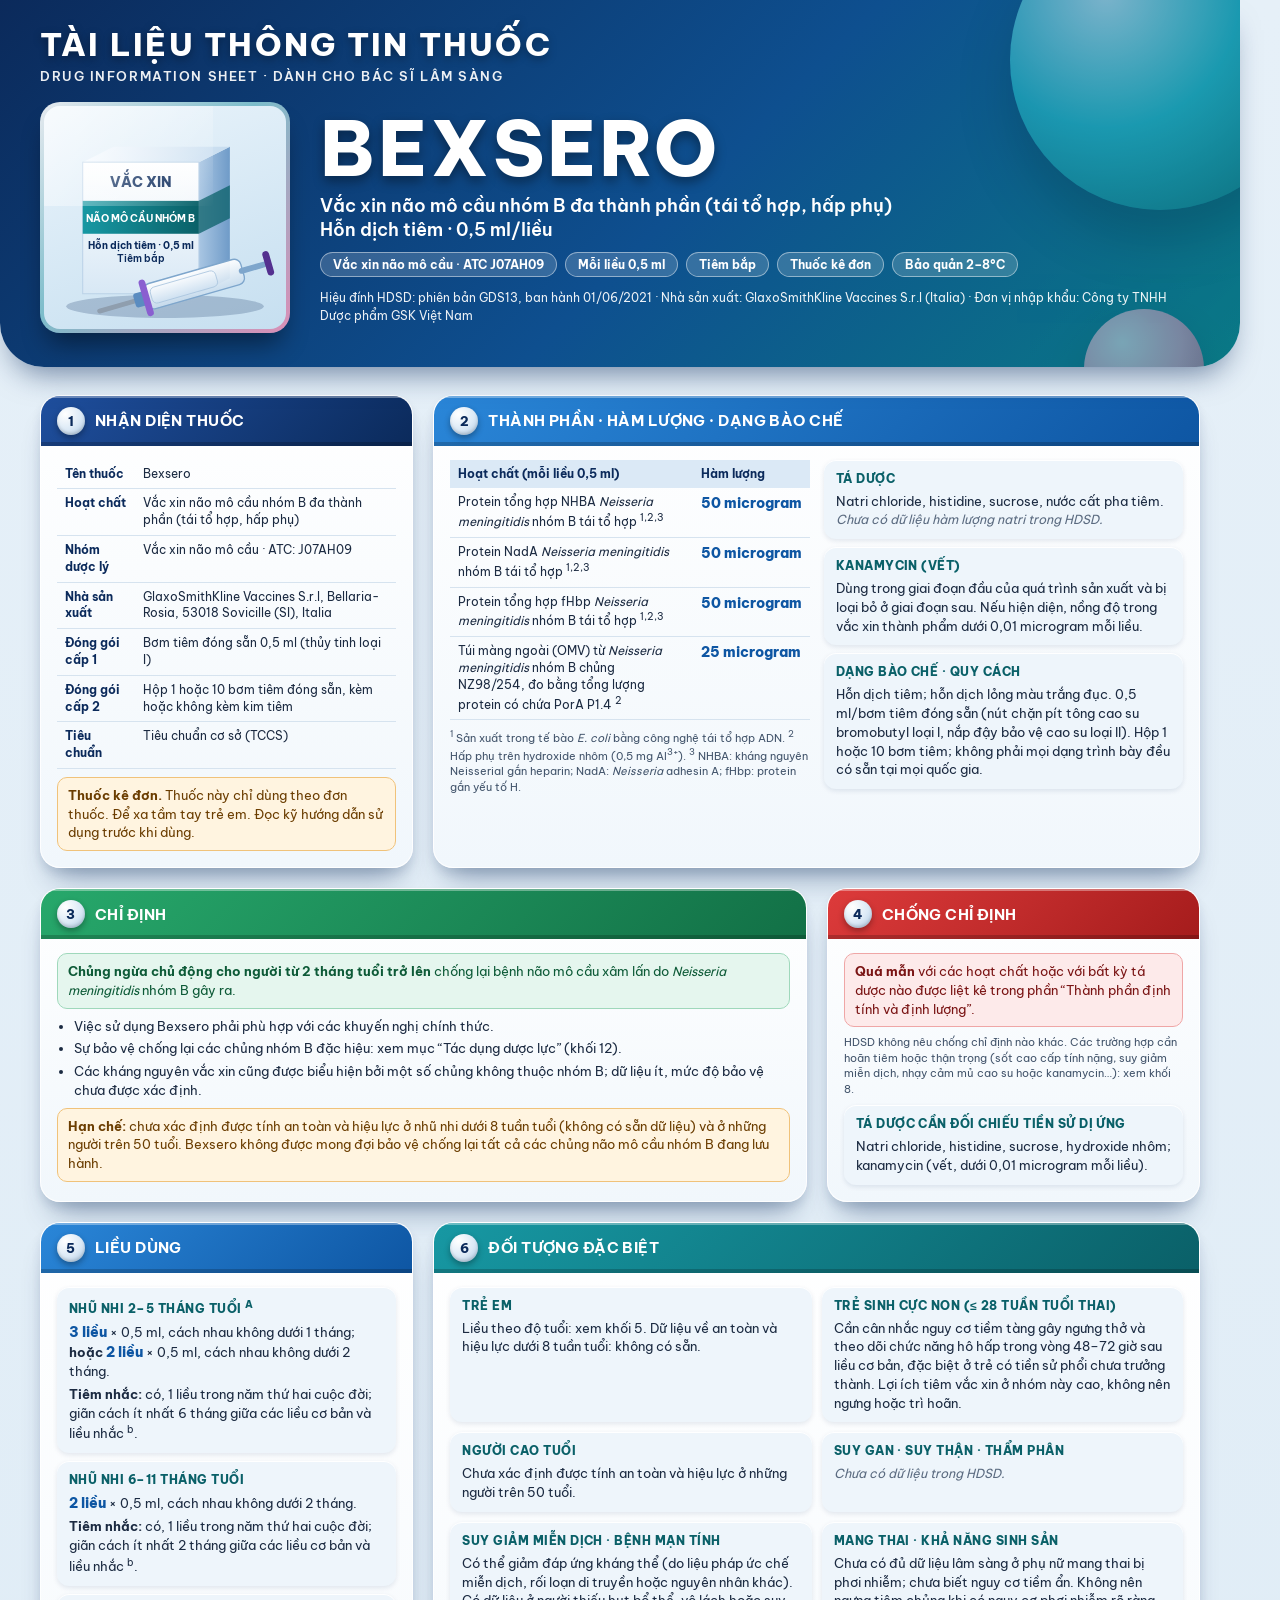
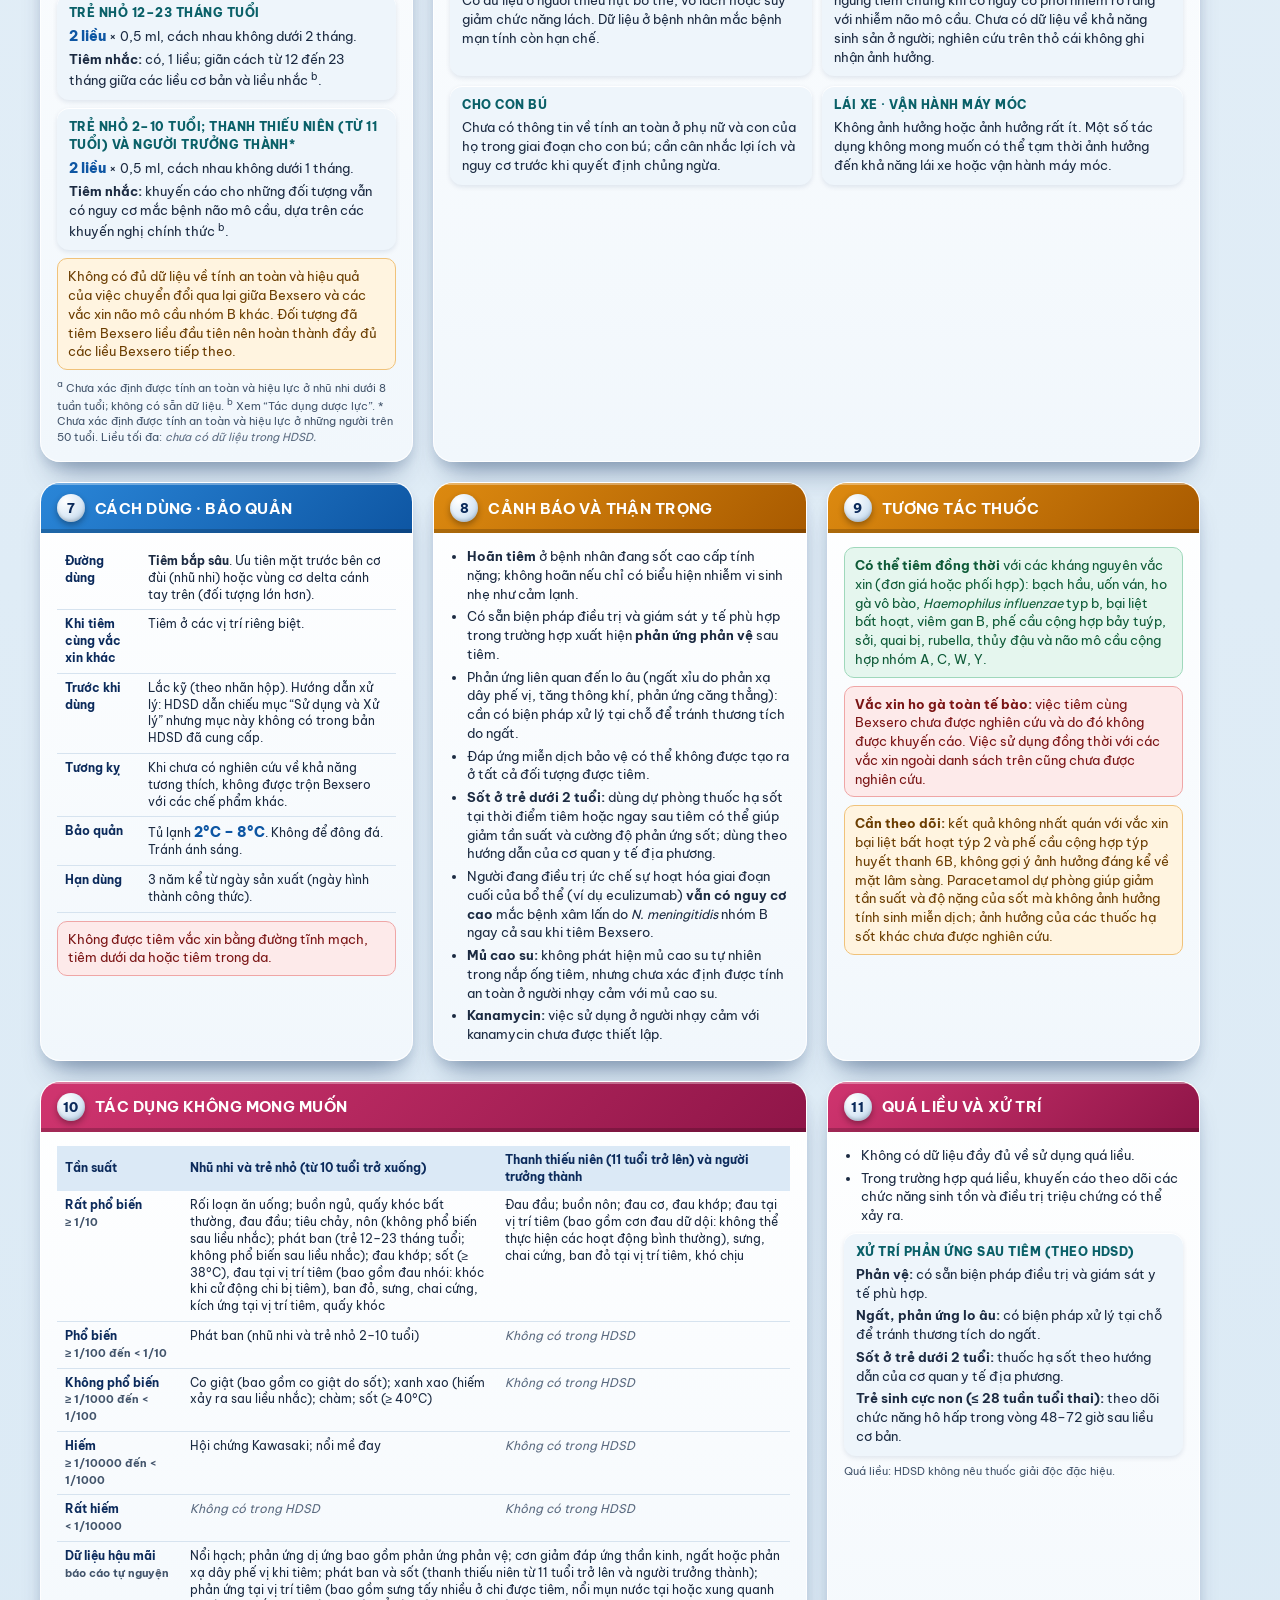
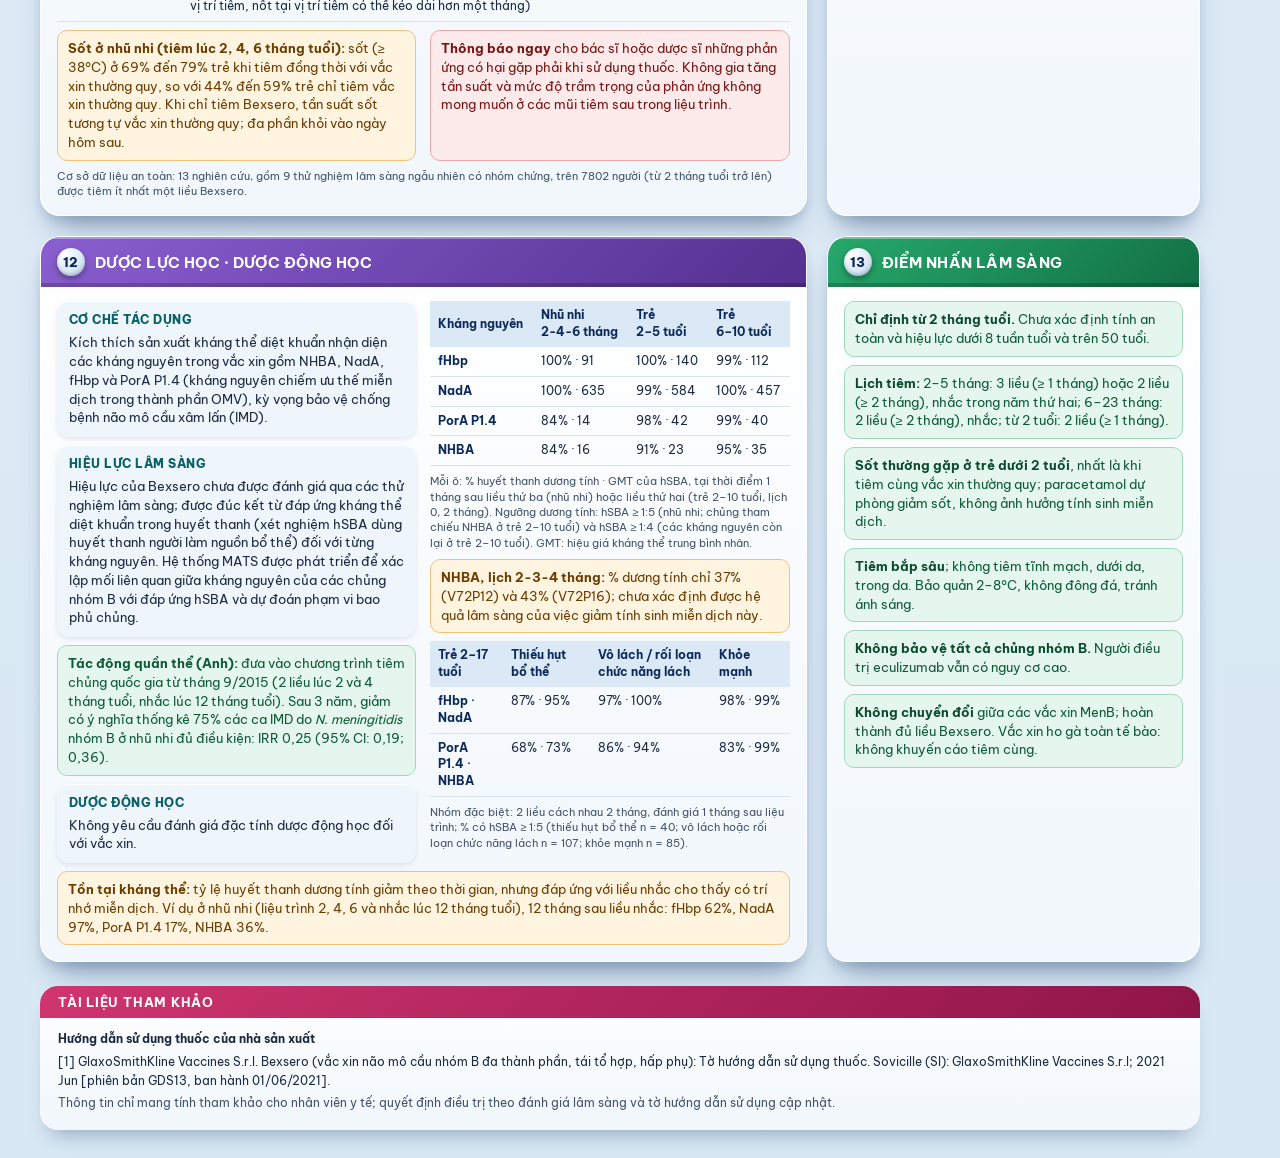
<file: Bexsero_Tai_lieu_thong_tin_thuoc.html>
<!doctype html>
<html lang="vi">
<head>
<meta charset="utf-8">
<meta name="viewport" content="width=device-width, initial-scale=1">
<title>Bexsero – Tài liệu thông tin thuốc</title>
<style>
@font-face{font-family:'Be Vietnam Pro';font-style:normal;font-weight:400;font-display:block;src:url([data-uri]) format('woff2');unicode-range:U+0000-00FF,U+0131,U+0152-0153,U+02BB-02BC,U+02C6,U+02DA,U+02DC,U+2000-206F,U+2074,U+20AC,U+2122,U+2191,U+2193,U+2212,U+2215,U+FEFF,U+FFFD}
@font-face{font-family:'Be Vietnam Pro';font-style:normal;font-weight:400;font-display:block;src:url([data-uri]) format('woff2');unicode-range:U+0102-0103,U+0110-0111,U+0128-0129,U+0168-0169,U+01A0-01A1,U+01AF-01B0,U+0300-0301,U+0303-0304,U+0308-0309,U+0323,U+0329,U+1EA0-1EF9,U+20AB}
@font-face{font-family:'Be Vietnam Pro';font-style:normal;font-weight:500;font-display:block;src:url([data-uri]) format('woff2');unicode-range:U+0000-00FF,U+0131,U+0152-0153,U+02BB-02BC,U+02C6,U+02DA,U+02DC,U+2000-206F,U+2074,U+20AC,U+2122,U+2191,U+2193,U+2212,U+2215,U+FEFF,U+FFFD}
@font-face{font-family:'Be Vietnam Pro';font-style:normal;font-weight:500;font-display:block;src:url([data-uri]) format('woff2');unicode-range:U+0102-0103,U+0110-0111,U+0128-0129,U+0168-0169,U+01A0-01A1,U+01AF-01B0,U+0300-0301,U+0303-0304,U+0308-0309,U+0323,U+0329,U+1EA0-1EF9,U+20AB}
@font-face{font-family:'Be Vietnam Pro';font-style:normal;font-weight:600;font-display:block;src:url([data-uri]) format('woff2');unicode-range:U+0000-00FF,U+0131,U+0152-0153,U+02BB-02BC,U+02C6,U+02DA,U+02DC,U+2000-206F,U+2074,U+20AC,U+2122,U+2191,U+2193,U+2212,U+2215,U+FEFF,U+FFFD}
@font-face{font-family:'Be Vietnam Pro';font-style:normal;font-weight:600;font-display:block;src:url([data-uri]) format('woff2');unicode-range:U+0102-0103,U+0110-0111,U+0128-0129,U+0168-0169,U+01A0-01A1,U+01AF-01B0,U+0300-0301,U+0303-0304,U+0308-0309,U+0323,U+0329,U+1EA0-1EF9,U+20AB}
@font-face{font-family:'Be Vietnam Pro';font-style:normal;font-weight:700;font-display:block;src:url([data-uri]) format('woff2');unicode-range:U+0000-00FF,U+0131,U+0152-0153,U+02BB-02BC,U+02C6,U+02DA,U+02DC,U+2000-206F,U+2074,U+20AC,U+2122,U+2191,U+2193,U+2212,U+2215,U+FEFF,U+FFFD}
@font-face{font-family:'Be Vietnam Pro';font-style:normal;font-weight:700;font-display:block;src:url([data-uri]) format('woff2');unicode-range:U+0102-0103,U+0110-0111,U+0128-0129,U+0168-0169,U+01A0-01A1,U+01AF-01B0,U+0300-0301,U+0303-0304,U+0308-0309,U+0323,U+0329,U+1EA0-1EF9,U+20AB}
@font-face{font-family:'Be Vietnam Pro';font-style:normal;font-weight:800;font-display:block;src:url([data-uri]) format('woff2');unicode-range:U+0000-00FF,U+0131,U+0152-0153,U+02BB-02BC,U+02C6,U+02DA,U+02DC,U+2000-206F,U+2074,U+20AC,U+2122,U+2191,U+2193,U+2212,U+2215,U+FEFF,U+FFFD}
@font-face{font-family:'Be Vietnam Pro';font-style:normal;font-weight:800;font-display:block;src:url([data-uri]) format('woff2');unicode-range:U+0102-0103,U+0110-0111,U+0128-0129,U+0168-0169,U+01A0-01A1,U+01AF-01B0,U+0300-0301,U+0303-0304,U+0308-0309,U+0323,U+0329,U+1EA0-1EF9,U+20AB}

*{box-sizing:border-box}
html,body{margin:0;padding:0}
body{font-family:'Be Vietnam Pro',Arial,sans-serif;background:linear-gradient(180deg,#e6f0f8,#d8e8f4);color:#1b2a41;-webkit-font-smoothing:antialiased}
#page{width:1240px;display:flex;flex-direction:column;background:linear-gradient(180deg,#e6f0f8,#d8e8f4)}
.hero{flex:none;position:relative;overflow:hidden;padding:24px 40px 34px;color:#fff;border-radius:0 0 44px 44px;background:linear-gradient(135deg,#0b2a5b 0%,#0e4f8f 55%,#0a7a86 100%);box-shadow:0 18px 30px -12px rgba(11,42,91,.55)}
.orb{position:absolute;border-radius:50%}
.orb.t{width:300px;height:300px;right:-70px;top:-90px;background:radial-gradient(circle at 32% 28%,#d6fbff,#27c4cf 45%,#0a6068 100%);opacity:.55;box-shadow:0 30px 50px rgba(0,0,0,.25)}
.orb.p{width:120px;height:120px;right:36px;bottom:-62px;background:radial-gradient(circle at 32% 28%,#ffe3ee,#ff9cc0 50%,#c2406f 100%);opacity:.45;box-shadow:0 20px 36px rgba(0,0,0,.25)}
.htop{position:relative;text-align:left;margin-bottom:18px}
.htop h2{margin:0;font-size:32px;font-weight:800;letter-spacing:.07em;text-shadow:0 3px 8px rgba(0,0,0,.35)}
.htop p{margin:4px 0 0;font-size:13px;font-weight:600;letter-spacing:.12em;opacity:.92}
.hmain{position:relative;display:flex;gap:30px;align-items:center}
.pic{flex:none;width:250px;padding:4px;border-radius:20px;background:linear-gradient(135deg,rgba(255,255,255,.9),rgba(143,211,218,.85) 45%,rgba(255,156,192,.85));box-shadow:0 18px 26px -8px rgba(0,0,0,.45)}
.pic .in{position:relative;border-radius:16px;overflow:hidden;background:linear-gradient(160deg,#eaf4fb,#c6dff0)}
.pic .in:before{content:"";position:absolute;left:0;top:0;width:70%;height:45%;background:linear-gradient(135deg,rgba(255,255,255,.65),rgba(255,255,255,0));z-index:2;pointer-events:none}
.pic svg{display:block;width:100%;height:auto}
.hinfo{flex:1 1 auto;min-width:0}
.hinfo h1{margin:0;font-size:76px;line-height:1;font-weight:800;letter-spacing:.04em;text-shadow:0 5px 12px rgba(0,0,0,.4)}
.hinfo .gen{margin:8px 0 10px;font-size:18px;font-weight:600;line-height:1.35}
.chips{display:flex;flex-wrap:wrap;gap:8px;margin-bottom:12px}
.chips .chip{background:rgba(255,255,255,.17);border:1px solid rgba(255,255,255,.45);color:#fff;font-size:12px;padding:4px 12px}
.hinfo .src{font-size:12px;opacity:.92;line-height:1.5}
.grid{flex:1 0 auto;display:grid;grid-template-columns:repeat(3,1fr);gap:20px;padding:28px 40px 24px;align-items:stretch}
.s2{grid-column:span 2}
.card{background:linear-gradient(180deg,#fff 0%,#f1f7fc 100%);border-radius:20px;border:1px solid rgba(255,255,255,.9);overflow:hidden;display:flex;flex-direction:column;box-shadow:0 2px 0 rgba(255,255,255,.95) inset,0 22px 30px -14px rgba(11,42,91,.42),0 6px 10px rgba(11,42,91,.10)}
.ch{padding:11px 16px;display:flex;align-items:center;gap:10px;color:#fff;font-weight:700;font-size:14.5px;letter-spacing:.03em;text-transform:uppercase;box-shadow:inset 0 2px 0 rgba(255,255,255,.35),inset 0 -4px 0 rgba(0,0,0,.20)}
.num{flex:none;width:28px;height:28px;border-radius:50%;background:radial-gradient(circle at 30% 25%,#fff,#dbe9f6 55%,#a9c4de);color:#0b2a5b;display:flex;align-items:center;justify-content:center;font-weight:800;font-size:13px;box-shadow:0 3px 6px rgba(0,0,0,.32),inset 0 -2px 3px rgba(0,0,0,.15)}
.cb{flex-grow:1;padding:14px 16px 16px;font-size:12.5px;line-height:1.5;color:#1b2a41;display:flex;flex-direction:column;gap:8px}
.n{background:linear-gradient(135deg,#1f4f9e,#0b2a5b)}.g{background:linear-gradient(135deg,#27a86b,#127046)}
.r{background:linear-gradient(135deg,#dd3b3b,#a51c1c)}.a{background:linear-gradient(135deg,#dd8a10,#a85a00)}
.b{background:linear-gradient(135deg,#2a86d8,#0e56a3)}.p{background:linear-gradient(135deg,#8a5fd0,#54308f)}
.m{background:linear-gradient(135deg,#d0356f,#8f1548)}.tl{background:linear-gradient(135deg,#1798a3,#0a6068)}
.t{width:100%;border-collapse:collapse;font-size:12px;line-height:1.4}
.t th{background:#dbe9f6;color:#0b2a5b;text-align:left;font-weight:700;padding:6px 8px}
.t td{padding:6px 8px;border-bottom:1px solid #d6e3ef;vertical-align:top}
.k{font-weight:700;color:#0b2a5b}.dose{font-weight:800;color:#0e56a3;font-size:13.5px;white-space:nowrap}.nw{white-space:nowrap}
.chip{display:inline-block;padding:2px 10px;border-radius:999px;font-size:11px;font-weight:700}
.sub{background:#eef5fb;border-radius:12px;padding:10px 12px;box-shadow:inset 0 1px 0 #fff,0 2px 5px rgba(11,42,91,.10);display:flex;flex-direction:column;gap:4px}
.sub h4{margin:0;font-size:12px;font-weight:800;color:#0a6068;text-transform:uppercase;letter-spacing:.04em}
.sub p{margin:0}
.warn{background:#fff4e0;border:1px solid #f0c27a;border-radius:10px;padding:8px 10px;color:#6b3d00}
.bad{background:#fdeaea;border:1px solid #efa6a6;border-radius:10px;padding:8px 10px;color:#7a1414}
.ok{background:#e5f6ee;border:1px solid #9fd8bb;border-radius:10px;padding:8px 10px;color:#0d5a37}
.cb p{margin:0}
.cb ul{margin:0;padding-left:17px;display:flex;flex-direction:column;gap:4px}
.nd{color:#5b6b80;font-style:italic}
.fn{font-size:11px;color:#42546b;line-height:1.4}
.two{display:grid;grid-template-columns:1fr 1fr;gap:14px}
.subgrid{display:grid;grid-template-columns:1fr 1fr;gap:10px}
.col{display:flex;flex-direction:column;gap:8px}
.tag{background:#e5f6ee;border:1px solid #9fd8bb;border-radius:10px;padding:8px 10px;color:#0d5a37}
.tag b{color:#0b4a2d}
.tc{text-align:center}
.foot{flex:none;margin:0 40px 28px;background:linear-gradient(180deg,#fff,#f1f7fc);border-radius:18px;box-shadow:0 14px 22px -12px rgba(11,42,91,.4);overflow:hidden}
.foot .fh{background:linear-gradient(135deg,#d0356f,#8f1548);color:#fff;font-weight:700;font-size:13px;letter-spacing:.06em;padding:8px 18px;text-transform:uppercase}
.foot .fb{padding:12px 18px 14px;font-size:12px;line-height:1.55;color:#1b2a41}
.foot .fb p{margin:0 0 4px}
.foot .dis{font-size:11.5px;color:#42546b;margin-top:6px}
@media print{#page{transform:none!important}body{height:auto!important}}
</style>
</head>
<body>
<div id="page">

<header class="hero">
  <div class="orb t"></div><div class="orb p"></div>
  <div class="htop">
    <h2>TÀI LIỆU THÔNG TIN THUỐC</h2>
    <p>DRUG INFORMATION SHEET · DÀNH CHO BÁC SĨ LÂM SÀNG</p>
  </div>
  <div class="hmain">
    <div class="pic"><div class="in">
      <svg viewBox="0 0 250 230" xmlns="http://www.w3.org/2000/svg" role="img" aria-label="Minh họa hộp vắc xin và bơm tiêm đóng sẵn">
        <defs>
          <linearGradient id="gF" x1="0" y1="0" x2="0" y2="1"><stop offset="0" stop-color="#ffffff"/><stop offset="1" stop-color="#d8e8f5"/></linearGradient>
          <linearGradient id="gS" x1="0" y1="0" x2="1" y2="0"><stop offset="0" stop-color="#a9c6e3"/><stop offset="1" stop-color="#6f9bc8"/></linearGradient>
          <linearGradient id="gT" x1="0" y1="0" x2="1" y2="0"><stop offset="0" stop-color="#f4f9fe"/><stop offset="1" stop-color="#c6dcef"/></linearGradient>
          <linearGradient id="gB" x1="0" y1="0" x2="1" y2="0"><stop offset="0" stop-color="#1798a3"/><stop offset="1" stop-color="#0a6068"/></linearGradient>
          <linearGradient id="gG" x1="0" y1="0" x2="0" y2="1"><stop offset="0" stop-color="#ffffff" stop-opacity=".95"/><stop offset="1" stop-color="#c9ddee" stop-opacity=".9"/></linearGradient>
          <linearGradient id="gL" x1="0" y1="0" x2="0" y2="1"><stop offset="0" stop-color="#f7fafd"/><stop offset="1" stop-color="#cfe1f1"/></linearGradient>
        </defs>
        <ellipse cx="125" cy="207" rx="102" ry="12" fill="#0b2a5b" opacity=".22"/>
        <polygon points="160,58 192,42 192,178 160,194" fill="url(#gS)"/>
        <polygon points="40,58 72,42 192,42 160,58" fill="url(#gT)"/>
        <rect x="40" y="58" width="120" height="136" fill="url(#gF)" stroke="#b9d0e6" stroke-width="1"/>
        <rect x="40" y="98" width="120" height="34" fill="url(#gB)"/>
        <polygon points="160,98 192,82 192,116 160,132" fill="#0a6068" opacity=".75"/>
        <text x="100" y="84" text-anchor="middle" font-size="14" font-weight="800" fill="#0b2a5b">VẮC XIN</text>
        <text x="100" y="120" text-anchor="middle" font-size="10.5" font-weight="700" fill="#fff">NÃO MÔ CẦU NHÓM B</text>
        <text x="100" y="148" text-anchor="middle" font-size="10" font-weight="700" fill="#0b2a5b">Hỗn dịch tiêm · 0,5 ml</text>
        <text x="100" y="161" text-anchor="middle" font-size="10" font-weight="600" fill="#0b2a5b">Tiêm bắp</text>
        <g transform="translate(0,12) rotate(-16 150 176)">
          <rect x="52" y="171" width="42" height="5" rx="2.5" fill="#8f9eae"/>
          <rect x="92" y="166" width="14" height="15" rx="3" fill="#5b8cc0"/>
          <rect x="104" y="160" width="104" height="27" rx="7" fill="url(#gG)" stroke="#7ea6cc" stroke-width="1.4"/>
          <rect x="110" y="165" width="70" height="17" rx="5" fill="url(#gL)" stroke="#a9c4de" stroke-width=".8"/>
          <rect x="204" y="171" width="30" height="6" rx="3" fill="#7ea6cc"/>
          <rect x="232" y="161" width="7" height="26" rx="3.5" fill="#54308f"/>
          <rect x="101" y="154" width="7" height="39" rx="3.5" fill="#8a5fd0"/>
        </g>
      </svg>
    </div></div>
    <div class="hinfo">
      <h1>BEXSERO</h1>
      <div class="gen">Vắc xin não mô cầu nhóm B đa thành phần (tái tổ hợp, hấp phụ)<br>Hỗn dịch tiêm · 0,5 ml/liều</div>
      <div class="chips">
        <span class="chip">Vắc xin não mô cầu · ATC J07AH09</span>
        <span class="chip">Mỗi liều 0,5 ml</span>
        <span class="chip">Tiêm bắp</span>
        <span class="chip">Thuốc kê đơn</span>
        <span class="chip">Bảo quản 2–8°C</span>
      </div>
      <div class="src">Hiệu đính HDSD: phiên bản GDS13, ban hành 01/06/2021 · Nhà sản xuất: GlaxoSmithKline Vaccines S.r.l (Italia) · Đơn vị nhập khẩu: Công ty TNHH Dược phẩm GSK Việt Nam</div>
    </div>
  </div>
</header>

<main class="grid">

<!-- 1 -->
<section class="card"><div class="ch n"><span class="num">1</span>Nhận diện thuốc</div><div class="cb">
  <table class="t"><tbody>
    <tr><td class="k">Tên thuốc</td><td>Bexsero</td></tr>
    <tr><td class="k">Hoạt chất</td><td>Vắc xin não mô cầu nhóm B đa thành phần (tái tổ hợp, hấp phụ)</td></tr>
    <tr><td class="k">Nhóm dược lý</td><td>Vắc xin não mô cầu · ATC: J07AH09</td></tr>
    <tr><td class="k">Nhà sản xuất</td><td>GlaxoSmithKline Vaccines S.r.l, Bellaria-Rosia, 53018 Sovicille (SI), Italia</td></tr>
    <tr><td class="k">Đóng gói cấp 1</td><td>Bơm tiêm đóng sẵn 0,5 ml (thủy tinh loại I)</td></tr>
    <tr><td class="k">Đóng gói cấp 2</td><td>Hộp 1 hoặc 10 bơm tiêm đóng sẵn, kèm hoặc không kèm kim tiêm</td></tr>
    <tr><td class="k">Tiêu chuẩn</td><td>Tiêu chuẩn cơ sở (TCCS)</td></tr>
  </tbody></table>
  <div class="warn"><b>Thuốc kê đơn.</b> Thuốc này chỉ dùng theo đơn thuốc. Để xa tầm tay trẻ em. Đọc kỹ hướng dẫn sử dụng trước khi dùng.</div>
</div></section>

<!-- 2 -->
<section class="card s2"><div class="ch b"><span class="num">2</span>Thành phần · Hàm lượng · Dạng bào chế</div><div class="cb">
  <div class="two">
    <div class="col">
      <table class="t"><thead><tr><th>Hoạt chất (mỗi liều 0,5 ml)</th><th>Hàm lượng</th></tr></thead><tbody>
        <tr><td>Protein tổng hợp NHBA <i>Neisseria meningitidis</i> nhóm B tái tổ hợp <sup>1,2,3</sup></td><td class="dose">50 microgram</td></tr>
        <tr><td>Protein NadA <i>Neisseria meningitidis</i> nhóm B tái tổ hợp <sup>1,2,3</sup></td><td class="dose">50 microgram</td></tr>
        <tr><td>Protein tổng hợp fHbp <i>Neisseria meningitidis</i> nhóm B tái tổ hợp <sup>1,2,3</sup></td><td class="dose">50 microgram</td></tr>
        <tr><td>Túi màng ngoài (OMV) từ <i>Neisseria meningitidis</i> nhóm B chủng NZ98/254, đo bằng tổng lượng protein có chứa PorA P1.4 <sup>2</sup></td><td class="dose">25 microgram</td></tr>
      </tbody></table>
      <p class="fn"><sup>1</sup> Sản xuất trong tế bào <i>E. coli</i> bằng công nghệ tái tổ hợp ADN. <sup>2</sup> Hấp phụ trên hydroxide nhôm (0,5 mg Al<sup>3+</sup>). <sup>3</sup> NHBA: kháng nguyên Neisserial gắn heparin; NadA: <i>Neisseria</i> adhesin A; fHbp: protein gắn yếu tố H.</p>
    </div>
    <div class="col">
      <div class="sub"><h4>Tá dược</h4><p>Natri chloride, histidine, sucrose, nước cất pha tiêm. <span class="nd">Chưa có dữ liệu hàm lượng natri trong HDSD.</span></p></div>
      <div class="sub"><h4>Kanamycin (vết)</h4><p>Dùng trong giai đoạn đầu của quá trình sản xuất và bị loại bỏ ở giai đoạn sau. Nếu hiện diện, nồng độ trong vắc xin thành phẩm dưới 0,01 microgram mỗi liều.</p></div>
      <div class="sub"><h4>Dạng bào chế · Quy cách</h4><p>Hỗn dịch tiêm; hỗn dịch lỏng màu trắng đục. 0,5 ml/bơm tiêm đóng sẵn (nút chặn pít tông cao su bromobutyl loại I, nắp đậy bảo vệ cao su loại II). Hộp 1 hoặc 10 bơm tiêm; không phải mọi dạng trình bày đều có sẵn tại mọi quốc gia.</p></div>
    </div>
  </div>
</div></section>

<!-- 3 -->
<section class="card s2"><div class="ch g"><span class="num">3</span>Chỉ định</div><div class="cb">
  <div class="ok"><b>Chủng ngừa chủ động cho người từ 2 tháng tuổi trở lên</b> chống lại bệnh não mô cầu xâm lấn do <i>Neisseria meningitidis</i> nhóm B gây ra.</div>
  <ul>
    <li>Việc sử dụng Bexsero phải phù hợp với các khuyến nghị chính thức.</li>
    <li>Sự bảo vệ chống lại các chủng nhóm B đặc hiệu: xem mục “Tác dụng dược lực” (khối 12).</li>
    <li>Các kháng nguyên vắc xin cũng được biểu hiện bởi một số chủng không thuộc nhóm B; dữ liệu ít, mức độ bảo vệ chưa được xác định.</li>
  </ul>
  <div class="warn"><b>Hạn chế:</b> chưa xác định được tính an toàn và hiệu lực ở nhũ nhi dưới 8 tuần tuổi (không có sẵn dữ liệu) và ở những người trên 50 tuổi. Bexsero không được mong đợi bảo vệ chống lại tất cả các chủng não mô cầu nhóm B đang lưu hành.</div>
</div></section>

<!-- 4 -->
<section class="card"><div class="ch r"><span class="num">4</span>Chống chỉ định</div><div class="cb">
  <div class="bad"><b>Quá mẫn</b> với các hoạt chất hoặc với bất kỳ tá dược nào được liệt kê trong phần “Thành phần định tính và định lượng”.</div>
  <p class="fn">HDSD không nêu chống chỉ định nào khác. Các trường hợp cần hoãn tiêm hoặc thận trọng (sốt cao cấp tính nặng, suy giảm miễn dịch, nhạy cảm mủ cao su hoặc kanamycin…): xem khối 8.</p>
  <div class="sub"><h4>Tá dược cần đối chiếu tiền sử dị ứng</h4><p>Natri chloride, histidine, sucrose, hydroxide nhôm; kanamycin (vết, dưới 0,01 microgram mỗi liều).</p></div>
</div></section>

<!-- 5 -->
<section class="card"><div class="ch b"><span class="num">5</span>Liều dùng</div><div class="cb">
  <div class="sub"><h4>Nhũ nhi 2–5 tháng tuổi <sup>a</sup></h4>
    <p><span class="dose">3 liều</span> × 0,5 ml, cách nhau không dưới 1 tháng; <b>hoặc</b> <span class="dose">2 liều</span> × 0,5 ml, cách nhau không dưới 2 tháng.</p>
    <p><b>Tiêm nhắc:</b> có, 1 liều trong năm thứ hai cuộc đời; giãn cách ít nhất 6 tháng giữa các liều cơ bản và liều nhắc <sup>b</sup>.</p></div>
  <div class="sub"><h4>Nhũ nhi 6–11 tháng tuổi</h4>
    <p><span class="dose">2 liều</span> × 0,5 ml, cách nhau không dưới 2 tháng.</p>
    <p><b>Tiêm nhắc:</b> có, 1 liều trong năm thứ hai cuộc đời; giãn cách ít nhất 2 tháng giữa các liều cơ bản và liều nhắc <sup>b</sup>.</p></div>
  <div class="sub"><h4>Trẻ nhỏ 12–23 tháng tuổi</h4>
    <p><span class="dose">2 liều</span> × 0,5 ml, cách nhau không dưới 2 tháng.</p>
    <p><b>Tiêm nhắc:</b> có, 1 liều; giãn cách từ 12 đến 23 tháng giữa các liều cơ bản và liều nhắc <sup>b</sup>.</p></div>
  <div class="sub"><h4>Trẻ nhỏ 2–10 tuổi; thanh thiếu niên (từ 11 tuổi) và người trưởng thành*</h4>
    <p><span class="dose">2 liều</span> × 0,5 ml, cách nhau không dưới 1 tháng.</p>
    <p><b>Tiêm nhắc:</b> khuyến cáo cho những đối tượng vẫn có nguy cơ mắc bệnh não mô cầu, dựa trên các khuyến nghị chính thức <sup>b</sup>.</p></div>
  <div class="warn">Không có đủ dữ liệu về tính an toàn và hiệu quả của việc chuyển đổi qua lại giữa Bexsero và các vắc xin não mô cầu nhóm B khác. Đối tượng đã tiêm Bexsero liều đầu tiên nên hoàn thành đầy đủ các liều Bexsero tiếp theo.</div>
  <p class="fn"><sup>a</sup> Chưa xác định được tính an toàn và hiệu lực ở nhũ nhi dưới 8 tuần tuổi; không có sẵn dữ liệu. <sup>b</sup> Xem “Tác dụng dược lực”. * Chưa xác định được tính an toàn và hiệu lực ở những người trên 50 tuổi. Liều tối đa: <span class="nd">chưa có dữ liệu trong HDSD.</span></p>
</div></section>

<!-- 6 -->
<section class="card s2"><div class="ch tl"><span class="num">6</span>Đối tượng đặc biệt</div><div class="cb">
  <div class="subgrid">
    <div class="sub"><h4>Trẻ em</h4><p>Liều theo độ tuổi: xem khối 5. Dữ liệu về an toàn và hiệu lực dưới 8 tuần tuổi: không có sẵn.</p></div>
    <div class="sub"><h4>Trẻ sinh cực non (≤ 28 tuần tuổi thai)</h4><p>Cần cân nhắc nguy cơ tiềm tàng gây ngưng thở và theo dõi chức năng hô hấp trong vòng 48–72 giờ sau liều cơ bản, đặc biệt ở trẻ có tiền sử phổi chưa trưởng thành. Lợi ích tiêm vắc xin ở nhóm này cao, không nên ngưng hoặc trì hoãn.</p></div>
    <div class="sub"><h4>Người cao tuổi</h4><p>Chưa xác định được tính an toàn và hiệu lực ở những người trên 50 tuổi.</p></div>
    <div class="sub"><h4>Suy gan · Suy thận · Thẩm phân</h4><p class="nd">Chưa có dữ liệu trong HDSD.</p></div>
    <div class="sub"><h4>Suy giảm miễn dịch · Bệnh mạn tính</h4><p>Có thể giảm đáp ứng kháng thể (do liệu pháp ức chế miễn dịch, rối loạn di truyền hoặc nguyên nhân khác). Có dữ liệu ở người thiếu hụt bổ thể, vô lách hoặc suy giảm chức năng lách. Dữ liệu ở bệnh nhân mắc bệnh mạn tính còn hạn chế.</p></div>
    <div class="sub"><h4>Mang thai · Khả năng sinh sản</h4><p>Chưa có đủ dữ liệu lâm sàng ở phụ nữ mang thai bị phơi nhiễm; chưa biết nguy cơ tiềm ẩn. Không nên ngưng tiêm chủng khi có nguy cơ phơi nhiễm rõ ràng với nhiễm não mô cầu. Chưa có dữ liệu về khả năng sinh sản ở người; nghiên cứu trên thỏ cái không ghi nhận ảnh hưởng.</p></div>
    <div class="sub"><h4>Cho con bú</h4><p>Chưa có thông tin về tính an toàn ở phụ nữ và con của họ trong giai đoạn cho con bú; cần cân nhắc lợi ích và nguy cơ trước khi quyết định chủng ngừa.</p></div>
    <div class="sub"><h4>Lái xe · Vận hành máy móc</h4><p>Không ảnh hưởng hoặc ảnh hưởng rất ít. Một số tác dụng không mong muốn có thể tạm thời ảnh hưởng đến khả năng lái xe hoặc vận hành máy móc.</p></div>
  </div>
</div></section>

<!-- 7 -->
<section class="card"><div class="ch b"><span class="num">7</span>Cách dùng · Bảo quản</div><div class="cb">
  <table class="t"><tbody>
    <tr><td class="k">Đường dùng</td><td><b>Tiêm bắp sâu</b>. Ưu tiên mặt trước bên cơ đùi (nhũ nhi) hoặc vùng cơ delta cánh tay trên (đối tượng lớn hơn).</td></tr>
    <tr><td class="k">Khi tiêm cùng vắc xin khác</td><td>Tiêm ở các vị trí riêng biệt.</td></tr>
    <tr><td class="k">Trước khi dùng</td><td>Lắc kỹ (theo nhãn hộp). Hướng dẫn xử lý: HDSD dẫn chiếu mục “Sử dụng và Xử lý” nhưng mục này không có trong bản HDSD đã cung cấp.</td></tr>
    <tr><td class="k">Tương kỵ</td><td>Khi chưa có nghiên cứu về khả năng tương thích, không được trộn Bexsero với các chế phẩm khác.</td></tr>
    <tr><td class="k">Bảo quản</td><td>Tủ lạnh <span class="dose">2°C – 8°C</span>. Không để đông đá. Tránh ánh sáng.</td></tr>
    <tr><td class="k">Hạn dùng</td><td>3 năm kể từ ngày sản xuất (ngày hình thành công thức).</td></tr>
  </tbody></table>
  <div class="bad">Không được tiêm vắc xin bằng đường tĩnh mạch, tiêm dưới da hoặc tiêm trong da.</div>
</div></section>

<!-- 8 -->
<section class="card"><div class="ch a"><span class="num">8</span>Cảnh báo và thận trọng</div><div class="cb">
  <ul>
    <li><b>Hoãn tiêm</b> ở bệnh nhân đang sốt cao cấp tính nặng; không hoãn nếu chỉ có biểu hiện nhiễm vi sinh nhẹ như cảm lạnh.</li>
    <li>Có sẵn biện pháp điều trị và giám sát y tế phù hợp trong trường hợp xuất hiện <b>phản ứng phản vệ</b> sau tiêm.</li>
    <li>Phản ứng liên quan đến lo âu (ngất xỉu do phản xạ dây phế vị, tăng thông khí, phản ứng căng thẳng): cần có biện pháp xử lý tại chỗ để tránh thương tích do ngất.</li>
    <li>Đáp ứng miễn dịch bảo vệ có thể không được tạo ra ở tất cả đối tượng được tiêm.</li>
    <li><b>Sốt ở trẻ dưới 2 tuổi:</b> dùng dự phòng thuốc hạ sốt tại thời điểm tiêm hoặc ngay sau tiêm có thể giúp giảm tần suất và cường độ phản ứng sốt; dùng theo hướng dẫn của cơ quan y tế địa phương.</li>
    <li>Người đang điều trị ức chế sự hoạt hóa giai đoạn cuối của bổ thể (ví dụ eculizumab) <b>vẫn có nguy cơ cao</b> mắc bệnh xâm lấn do <i>N. meningitidis</i> nhóm B ngay cả sau khi tiêm Bexsero.</li>
    <li><b>Mủ cao su:</b> không phát hiện mủ cao su tự nhiên trong nắp ống tiêm, nhưng chưa xác định được tính an toàn ở người nhạy cảm với mủ cao su.</li>
    <li><b>Kanamycin:</b> việc sử dụng ở người nhạy cảm với kanamycin chưa được thiết lập.</li>
  </ul>
</div></section>

<!-- 9 -->
<section class="card"><div class="ch a"><span class="num">9</span>Tương tác thuốc</div><div class="cb">
  <div class="ok"><b>Có thể tiêm đồng thời</b> với các kháng nguyên vắc xin (đơn giá hoặc phối hợp): bạch hầu, uốn ván, ho gà vô bào, <i>Haemophilus influenzae</i> typ b, bại liệt bất hoạt, viêm gan B, phế cầu cộng hợp bảy tuýp, sởi, quai bị, rubella, thủy đậu và não mô cầu cộng hợp nhóm A, C, W, Y.</div>
  <div class="bad"><b>Vắc xin ho gà toàn tế bào:</b> việc tiêm cùng Bexsero chưa được nghiên cứu và do đó không được khuyến cáo. Việc sử dụng đồng thời với các vắc xin ngoài danh sách trên cũng chưa được nghiên cứu.</div>
  <div class="warn"><b>Cần theo dõi:</b> kết quả không nhất quán với vắc xin bại liệt bất hoạt týp 2 và phế cầu cộng hợp týp huyết thanh 6B, không gợi ý ảnh hưởng đáng kể về mặt lâm sàng. Paracetamol dự phòng giúp giảm tần suất và độ nặng của sốt mà không ảnh hưởng tính sinh miễn dịch; ảnh hưởng của các thuốc hạ sốt khác chưa được nghiên cứu.</div>
</div></section>

<!-- 10 -->
<section class="card s2"><div class="ch m"><span class="num">10</span>Tác dụng không mong muốn</div><div class="cb">
  <table class="t"><thead><tr><th style="width:17%">Tần suất</th><th style="width:43%">Nhũ nhi và trẻ nhỏ (từ 10 tuổi trở xuống)</th><th style="width:40%">Thanh thiếu niên (11 tuổi trở lên) và người trưởng thành</th></tr></thead><tbody>
    <tr><td class="k">Rất phổ biến<br><span class="fn">≥ 1/10</span></td><td>Rối loạn ăn uống; buồn ngủ, quấy khóc bất thường, đau đầu; tiêu chảy, nôn (không phổ biến sau liều nhắc); phát ban (trẻ 12–23 tháng tuổi; không phổ biến sau liều nhắc); đau khớp; sốt (≥ 38°C), đau tại vị trí tiêm (bao gồm đau nhói: khóc khi cử động chi bị tiêm), ban đỏ, sưng, chai cứng, kích ứng tại vị trí tiêm, quấy khóc</td><td>Đau đầu; buồn nôn; đau cơ, đau khớp; đau tại vị trí tiêm (bao gồm cơn đau dữ dội: không thể thực hiện các hoạt động bình thường), sưng, chai cứng, ban đỏ tại vị trí tiêm, khó chịu</td></tr>
    <tr><td class="k">Phổ biến<br><span class="fn">≥ 1/100 đến &lt; 1/10</span></td><td>Phát ban (nhũ nhi và trẻ nhỏ 2–10 tuổi)</td><td class="nd">Không có trong HDSD</td></tr>
    <tr><td class="k">Không phổ biến<br><span class="fn">≥ 1/1000 đến &lt; 1/100</span></td><td>Co giật (bao gồm co giật do sốt); xanh xao (hiếm xảy ra sau liều nhắc); chàm; sốt (≥ 40°C)</td><td class="nd">Không có trong HDSD</td></tr>
    <tr><td class="k">Hiếm<br><span class="fn">≥ 1/10000 đến &lt; 1/1000</span></td><td>Hội chứng Kawasaki; nổi mề đay</td><td class="nd">Không có trong HDSD</td></tr>
    <tr><td class="k">Rất hiếm<br><span class="fn">&lt; 1/10000</span></td><td class="nd">Không có trong HDSD</td><td class="nd">Không có trong HDSD</td></tr>
    <tr><td class="k">Dữ liệu hậu mãi<br><span class="fn">báo cáo tự nguyện</span></td><td colspan="2">Nổi hạch; phản ứng dị ứng bao gồm phản ứng phản vệ; cơn giảm đáp ứng thần kinh, ngất hoặc phản xạ dây phế vị khi tiêm; phát ban và sốt (thanh thiếu niên từ 11 tuổi trở lên và người trưởng thành); phản ứng tại vị trí tiêm (bao gồm sưng tấy nhiều ở chi được tiêm, nổi mụn nước tại hoặc xung quanh vị trí tiêm, nốt tại vị trí tiêm có thể kéo dài hơn một tháng)</td></tr>
  </tbody></table>
  <div class="two">
    <div class="warn"><b>Sốt ở nhũ nhi (tiêm lúc 2, 4, 6 tháng tuổi):</b> sốt (≥ 38°C) ở 69% đến 79% trẻ khi tiêm đồng thời với vắc xin thường quy, so với 44% đến 59% trẻ chỉ tiêm vắc xin thường quy. Khi chỉ tiêm Bexsero, tần suất sốt tương tự vắc xin thường quy; đa phần khỏi vào ngày hôm sau.</div>
    <div class="bad"><b>Thông báo ngay</b> cho bác sĩ hoặc dược sĩ những phản ứng có hại gặp phải khi sử dụng thuốc. Không gia tăng tần suất và mức độ trầm trọng của phản ứng không mong muốn ở các mũi tiêm sau trong liệu trình.</div>
  </div>
  <p class="fn">Cơ sở dữ liệu an toàn: 13 nghiên cứu, gồm 9 thử nghiệm lâm sàng ngẫu nhiên có nhóm chứng, trên 7802 người (từ 2 tháng tuổi trở lên) được tiêm ít nhất một liều Bexsero.</p>
</div></section>

<!-- 11 -->
<section class="card"><div class="ch m"><span class="num">11</span>Quá liều và xử trí</div><div class="cb">
  <ul>
    <li>Không có dữ liệu đầy đủ về sử dụng quá liều.</li>
    <li>Trong trường hợp quá liều, khuyến cáo theo dõi các chức năng sinh tồn và điều trị triệu chứng có thể xảy ra.</li>
  </ul>
  <div class="sub"><h4>Xử trí phản ứng sau tiêm (theo HDSD)</h4>
    <p><b>Phản vệ:</b> có sẵn biện pháp điều trị và giám sát y tế phù hợp.</p>
    <p><b>Ngất, phản ứng lo âu:</b> có biện pháp xử lý tại chỗ để tránh thương tích do ngất.</p>
    <p><b>Sốt ở trẻ dưới 2 tuổi:</b> thuốc hạ sốt theo hướng dẫn của cơ quan y tế địa phương.</p>
    <p><b>Trẻ sinh cực non (≤ 28 tuần tuổi thai):</b> theo dõi chức năng hô hấp trong vòng 48–72 giờ sau liều cơ bản.</p></div>
  <p class="fn">Quá liều: HDSD không nêu thuốc giải độc đặc hiệu.</p>
</div></section>

<!-- 12 -->
<section class="card s2"><div class="ch p"><span class="num">12</span>Dược lực học · Dược động học</div><div class="cb">
  <div class="two">
    <div class="col">
      <div class="sub"><h4>Cơ chế tác dụng</h4><p>Kích thích sản xuất kháng thể diệt khuẩn nhận diện các kháng nguyên trong vắc xin gồm NHBA, NadA, fHbp và PorA P1.4 (kháng nguyên chiếm ưu thế miễn dịch trong thành phần OMV), kỳ vọng bảo vệ chống bệnh não mô cầu xâm lấn (IMD).</p></div>
      <div class="sub"><h4>Hiệu lực lâm sàng</h4><p>Hiệu lực của Bexsero chưa được đánh giá qua các thử nghiệm lâm sàng; được đúc kết từ đáp ứng kháng thể diệt khuẩn trong huyết thanh (xét nghiệm hSBA dùng huyết thanh người làm nguồn bổ thể) đối với từng kháng nguyên. Hệ thống MATS được phát triển để xác lập mối liên quan giữa kháng nguyên của các chủng nhóm B với đáp ứng hSBA và dự đoán phạm vi bao phủ chủng.</p></div>
      <div class="ok"><b>Tác động quần thể (Anh):</b> đưa vào chương trình tiêm chủng quốc gia từ tháng 9/2015 (2 liều lúc 2 và 4 tháng tuổi, nhắc lúc 12 tháng tuổi). Sau 3 năm, giảm có ý nghĩa thống kê 75% các ca IMD do <i>N. meningitidis</i> nhóm B ở nhũ nhi đủ điều kiện: IRR 0,25 (95% CI: 0,19; 0,36).</div>
      <div class="sub"><h4>Dược động học</h4><p>Không yêu cầu đánh giá đặc tính dược động học đối với vắc xin.</p></div>
    </div>
    <div class="col">
      <table class="t"><thead><tr><th>Kháng nguyên</th><th>Nhũ nhi<br>2-4-6 tháng</th><th>Trẻ<br>2–5 tuổi</th><th>Trẻ<br>6–10 tuổi</th></tr></thead><tbody>
        <tr><td class="k">fHbp</td><td>100% · 91</td><td>100% · 140</td><td>99% · 112</td></tr>
        <tr><td class="k">NadA</td><td>100% · 635</td><td>99% · 584</td><td>100% · 457</td></tr>
        <tr><td class="k">PorA P1.4</td><td>84% · 14</td><td>98% · 42</td><td>99% · 40</td></tr>
        <tr><td class="k">NHBA</td><td>84% · 16</td><td>91% · 23</td><td>95% · 35</td></tr>
      </tbody></table>
      <p class="fn">Mỗi ô: % huyết thanh dương tính · GMT của hSBA, tại thời điểm 1 tháng sau liều thứ ba (nhũ nhi) hoặc liều thứ hai (trẻ 2–10 tuổi, lịch 0, 2 tháng). Ngưỡng dương tính: hSBA ≥ 1:5 (nhũ nhi; chủng tham chiếu NHBA ở trẻ 2–10 tuổi) và hSBA ≥ 1:4 (các kháng nguyên còn lại ở trẻ 2–10 tuổi). GMT: hiệu giá kháng thể trung bình nhân.</p>
      <div class="warn"><b>NHBA, lịch 2-3-4 tháng:</b> % dương tính chỉ 37% (V72P12) và 43% (V72P16); chưa xác định được hệ quả lâm sàng của việc giảm tính sinh miễn dịch này.</div>
      <table class="t"><thead><tr><th>Trẻ 2–17 tuổi</th><th>Thiếu hụt bổ thể</th><th>Vô lách / rối loạn chức năng lách</th><th>Khỏe mạnh</th></tr></thead><tbody>
        <tr><td class="k">fHbp · NadA</td><td class="nw">87% · 95%</td><td class="nw">97% · 100%</td><td class="nw">98% · 99%</td></tr>
        <tr><td class="k">PorA P1.4 · NHBA</td><td class="nw">68% · 73%</td><td class="nw">86% · 94%</td><td class="nw">83% · 99%</td></tr>
      </tbody></table>
      <p class="fn">Nhóm đặc biệt: 2 liều cách nhau 2 tháng, đánh giá 1 tháng sau liệu trình; % có hSBA ≥ 1:5 (thiếu hụt bổ thể n = 40; vô lách hoặc rối loạn chức năng lách n = 107; khỏe mạnh n = 85).</p>
    </div>
  </div>
  <div class="warn"><b>Tồn tại kháng thể:</b> tỷ lệ huyết thanh dương tính giảm theo thời gian, nhưng đáp ứng với liều nhắc cho thấy có trí nhớ miễn dịch. Ví dụ ở nhũ nhi (liệu trình 2, 4, 6 và nhắc lúc 12 tháng tuổi), 12 tháng sau liều nhắc: fHbp 62%, NadA 97%, PorA P1.4 17%, NHBA 36%.</div>
</div></section>

<!-- 13 -->
<section class="card"><div class="ch g"><span class="num">13</span>Điểm nhấn lâm sàng</div><div class="cb">
  <div class="tag"><b>Chỉ định từ 2 tháng tuổi.</b> Chưa xác định tính an toàn và hiệu lực dưới 8 tuần tuổi và trên 50 tuổi.</div>
  <div class="tag"><b>Lịch tiêm:</b> 2–5 tháng: 3 liều (≥ 1 tháng) hoặc 2 liều (≥ 2 tháng), nhắc trong năm thứ hai; 6–23 tháng: 2 liều (≥ 2 tháng), nhắc; từ 2 tuổi: 2 liều (≥ 1 tháng).</div>
  <div class="tag"><b>Sốt thường gặp ở trẻ dưới 2 tuổi</b>, nhất là khi tiêm cùng vắc xin thường quy; paracetamol dự phòng giảm sốt, không ảnh hưởng tính sinh miễn dịch.</div>
  <div class="tag"><b>Tiêm bắp sâu</b>; không tiêm tĩnh mạch, dưới da, trong da. Bảo quản 2–8°C, không đông đá, tránh ánh sáng.</div>
  <div class="tag"><b>Không bảo vệ tất cả chủng nhóm B.</b> Người điều trị eculizumab vẫn có nguy cơ cao.</div>
  <div class="tag"><b>Không chuyển đổi</b> giữa các vắc xin MenB; hoàn thành đủ liều Bexsero. Vắc xin ho gà toàn tế bào: không khuyến cáo tiêm cùng.</div>
</div></section>

</main>

<footer class="foot">
  <div class="fh">Tài liệu tham khảo</div>
  <div class="fb">
    <p><b>Hướng dẫn sử dụng thuốc của nhà sản xuất</b></p>
    <p>[1] GlaxoSmithKline Vaccines S.r.l. Bexsero (vắc xin não mô cầu nhóm B đa thành phần, tái tổ hợp, hấp phụ): Tờ hướng dẫn sử dụng thuốc. Sovicille (SI): GlaxoSmithKline Vaccines S.r.l; 2021 Jun [phiên bản GDS13, ban hành 01/06/2021].</p>
    <p class="dis">Thông tin chỉ mang tính tham khảo cho nhân viên y tế; quyết định điều trị theo đánh giá lâm sàng và tờ hướng dẫn sử dụng cập nhật.</p>
  </div>
</footer>

</div>
<script>
(function(){try{var w=1240,s=Math.min(1,window.innerWidth/w),p=document.getElementById('page');if(s<1){p.style.transform='scale('+s+')';p.style.transformOrigin='top left';document.body.style.height=(p.offsetHeight*s)+'px';document.body.style.overflowX='hidden';}}catch(e){}})();
</script>
</body>
</html>
</file>
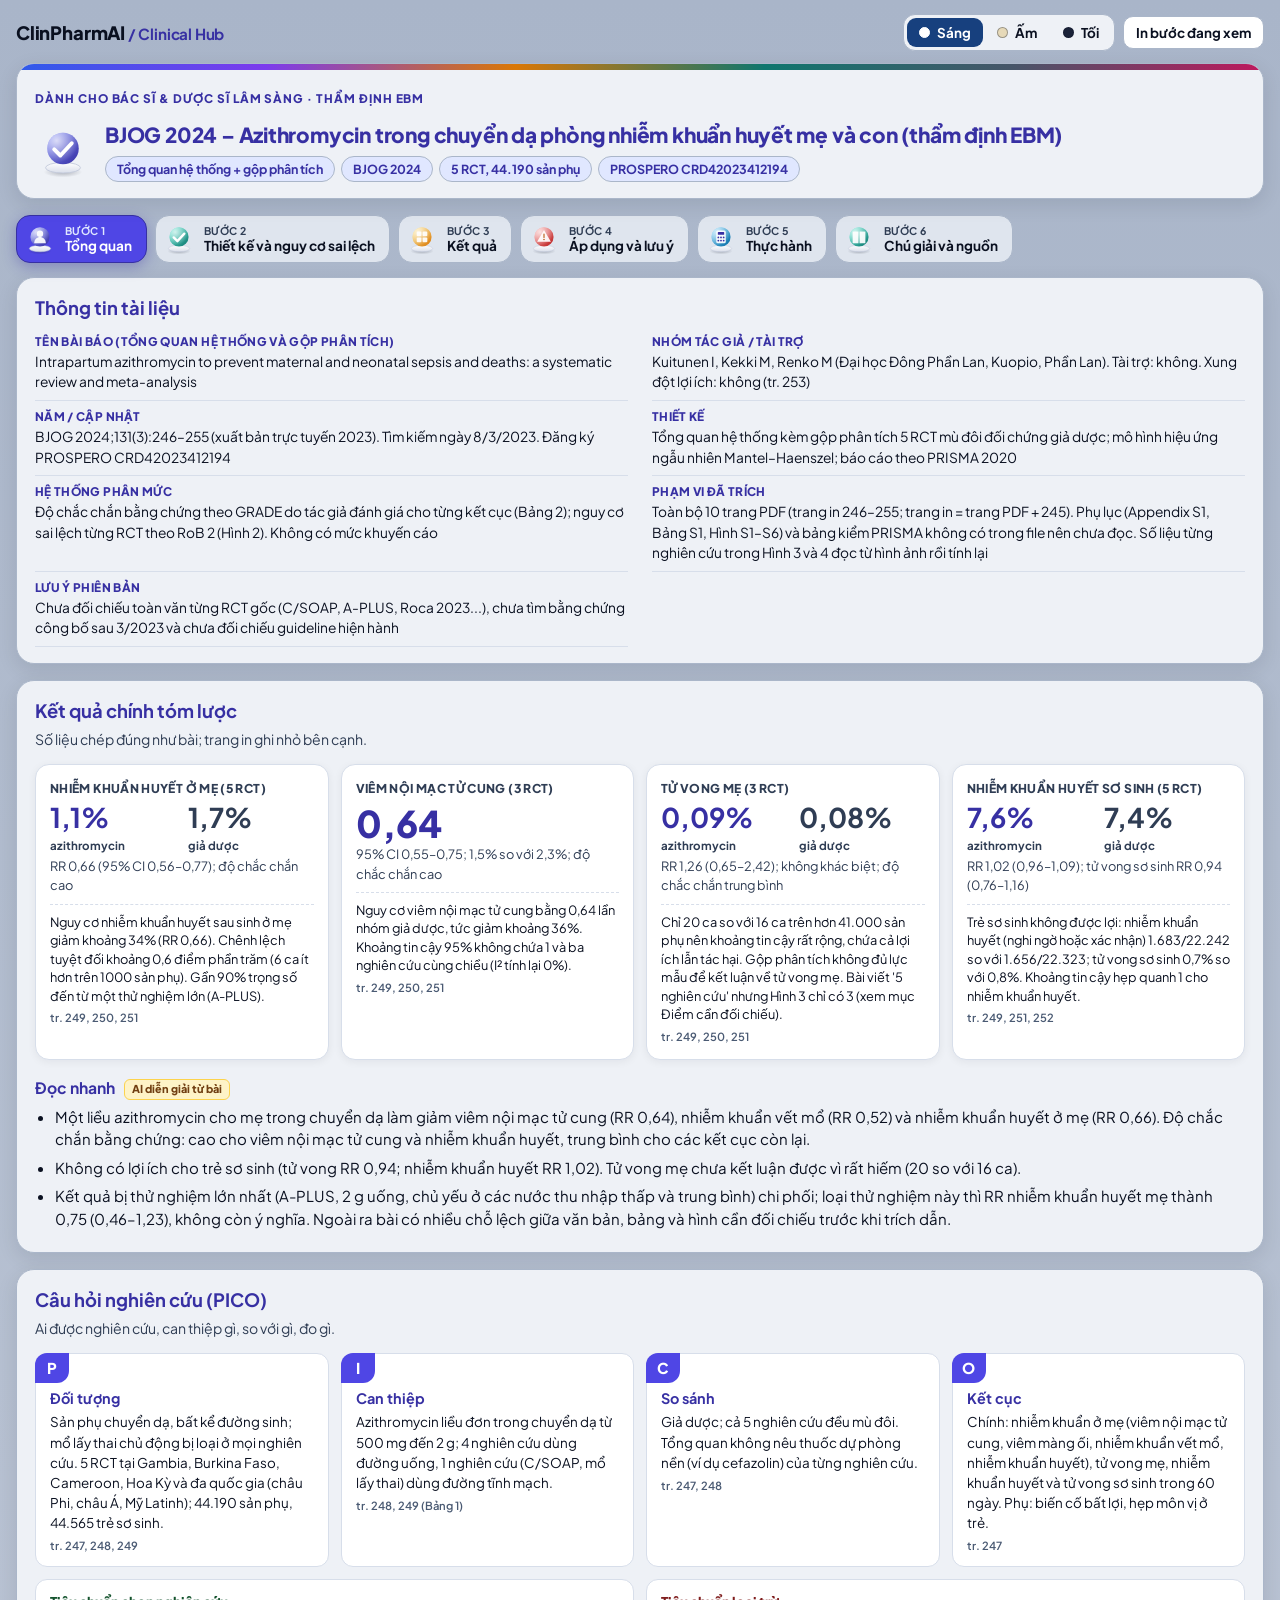
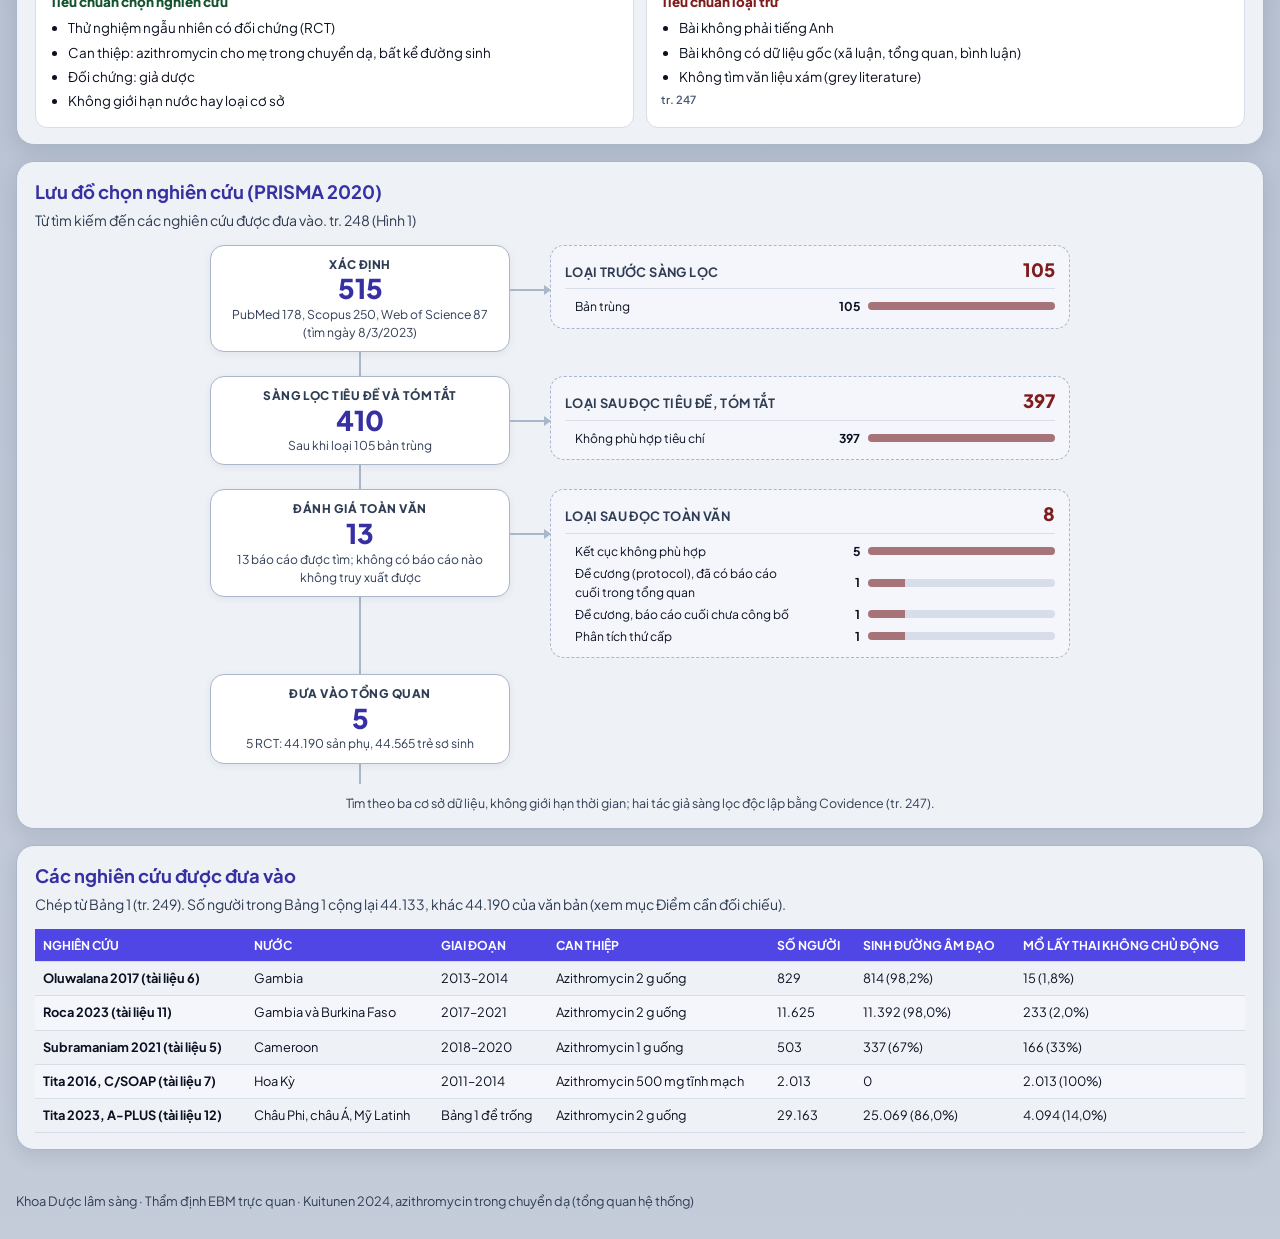
<file: bjog-azithromycin-sr-journal.html>
<!doctype html>
<html lang="vi" data-theme="light">
<head>
<meta charset="utf-8">
<meta name="viewport" content="width=device-width,initial-scale=1">
<title>Kuitunen BJOG 2024 – Thẩm định EBM</title>
<meta name="description" content="Tóm tắt trực quan thẩm định EBM tổng quan hệ thống kèm gộp phân tích (BJOG 2024): azithromycin liều đơn trong chuyển dạ, 5 RCT, 44.190 sản phụ. Kết quả gộp, độ chắc chắn bằng chứng, điểm cần đối chiếu, tình huống, trắc nghiệm.">
<link rel="preconnect" href="https://fonts.googleapis.com"><link href="https://fonts.googleapis.com/css2?family=Plus+Jakarta+Sans:wght@400;500;600;700;800&display=swap" rel="stylesheet">
<style>
:root,[data-theme=light]{--bg:#eef1f8;--surf:#fff;--surf2:#f6f7fc;--tx:#101828;--mut:#475467;--line:#d9deea;--ind:#3a2fa0;--ind2:#5a4fe0;--indbg:#ecebfd;--ok:#0b6b45;--okbg:#e2f5eb;--warn:#7a4e00;--warnbg:#fff2d2;--bad:#a61f14;--badbg:#fde8e6;--info:#124fb5;--infobg:#e4eeff;--ref:#8a93a8;--bar:#c9cfdf;--shadow:0 1px 2px rgba(16,24,40,.06),0 4px 14px rgba(16,24,40,.05)}
[data-theme=warm]{--bg:#f6f0e6;--surf:#fffdf8;--surf2:#faf4e8;--tx:#2a2118;--mut:#5f5444;--line:#e3d8c4;--ind:#5b3a1a;--ind2:#a0602a;--indbg:#f3e6d2;--ok:#2d6a3a;--okbg:#e5f1df;--warn:#7a4a00;--warnbg:#fbeac0;--bad:#9b2a1a;--badbg:#f9e0d8;--info:#1f5a86;--infobg:#e1edf5;--ref:#948872;--bar:#d6c9b0}
[data-theme=dark]{--bg:#0f1220;--surf:#171b2e;--surf2:#1d2238;--tx:#e8ebf7;--mut:#a7aec8;--line:#2d3452;--ind:#a9a2ff;--ind2:#8c84ff;--indbg:#25244a;--ok:#6fd8a4;--okbg:#12342a;--warn:#f4c768;--warnbg:#3b2e10;--bad:#ff9d92;--badbg:#401c19;--info:#8ab9ff;--infobg:#172a4a;--ref:#7f88a6;--bar:#3a4264;--shadow:none}
*{box-sizing:border-box}
html{-webkit-text-size-adjust:100%}
body{margin:0;background:var(--bg);color:var(--tx);font-family:system-ui,"Segoe UI",Arial,sans-serif;font-size:15px;line-height:1.5}
.wrap{max-width:1120px;margin:0 auto;padding:0 16px 28px}
button{font-family:inherit;color:inherit}
:focus-visible{outline:3px solid var(--ind2);outline-offset:2px}
.sr{position:absolute;width:1px;height:1px;overflow:hidden;clip:rect(0 0 0 0)}
.top{display:flex;align-items:center;justify-content:space-between;gap:12px;flex-wrap:wrap;max-width:1120px;margin:0 auto;padding:14px 16px}
.brand{font-weight:800;font-size:1.05rem}.brand span{color:var(--ind);font-weight:700}
.ctl{display:flex;gap:8px;align-items:center;flex-wrap:wrap}
.seg{display:inline-flex;background:var(--surf);border:1px solid var(--line);border-radius:12px;padding:3px;gap:2px}
.seg button{border:0;background:transparent;padding:6px 12px;border-radius:9px;font-size:.84rem;font-weight:700;cursor:pointer;color:var(--mut)}
.seg button[aria-pressed=true]{background:var(--ind);color:#fff}
[data-theme=dark] .seg button[aria-pressed=true]{color:#0f1220}
.btn{border:1px solid var(--line);background:var(--surf);border-radius:10px;padding:7px 12px;font-size:.84rem;font-weight:700;cursor:pointer}
.card{background:var(--surf);border:1px solid var(--line);border-radius:16px;box-shadow:var(--shadow);padding:18px 20px;margin-bottom:16px}
.hero{border-top:5px solid var(--ind2)}
.eyebrow{font-size:.74rem;font-weight:800;letter-spacing:.08em;text-transform:uppercase;color:var(--ind)}
h1{margin:6px 0 10px;font-size:1.55rem;line-height:1.25;color:var(--ind)}
h2{margin:0 0 4px;font-size:1.15rem;color:var(--ind)}
h3{margin:0 0 6px;font-size:.98rem}
.sub{margin:0 0 14px;color:var(--mut);font-size:.88rem}
.chips{display:flex;gap:6px;flex-wrap:wrap}
.chip{background:var(--indbg);color:var(--ind);font-weight:700;font-size:.78rem;border-radius:999px;padding:3px 11px}
.steps{position:sticky;top:0;z-index:5;background:var(--bg);padding:8px 0 10px;margin:0 0 6px;display:flex;gap:8px;overflow-x:auto;scrollbar-width:thin}
.steps button{flex:1 1 0;min-width:138px;display:flex;align-items:center;gap:9px;text-align:left;border:1px solid var(--line);background:var(--surf);border-radius:14px;padding:9px 12px;cursor:pointer;font-weight:700;font-size:.85rem;line-height:1.25}
.steps .n{flex:none;width:26px;height:26px;border-radius:50%;background:var(--indbg);color:var(--ind);display:grid;place-items:center;font-size:.8rem;font-weight:800}
.steps button[aria-selected=true]{background:var(--ind);color:#fff;border-color:var(--ind)}
[data-theme=dark] .steps button[aria-selected=true]{color:#0f1220}
.steps button[aria-selected=true] .n{background:#fff;color:var(--ind)}
.panel[hidden]{display:none}
.grid{display:grid;gap:12px}
.g2{grid-template-columns:repeat(2,minmax(0,1fr))}.g3{grid-template-columns:repeat(3,minmax(0,1fr))}.g4{grid-template-columns:repeat(4,minmax(0,1fr))}
.mini{background:var(--surf2);border:1px solid var(--line);border-radius:12px;padding:12px 14px}
.pg{display:inline-block;font-size:.7rem;color:var(--ref);font-weight:600;margin-left:6px;white-space:nowrap}
.pgb{display:block;font-size:.7rem;color:var(--ref);font-weight:600;margin-top:4px}
dl.di{display:grid;grid-template-columns:1fr 1fr;gap:0 24px;margin:0}
dl.di div{padding:7px 0;border-bottom:1px solid var(--line);min-width:0}
dl.di dt{font-size:.74rem;font-weight:800;color:var(--ind);text-transform:uppercase;letter-spacing:.03em}
dl.di dd{margin:1px 0 0;font-size:.86rem;overflow-wrap:anywhere}
.tile{background:var(--surf2);border:1px solid var(--line);border-radius:14px;padding:14px}
.tile .lb{font-size:.76rem;font-weight:800;color:var(--mut);text-transform:uppercase;letter-spacing:.03em}
.tile .big{font-size:2.3rem;font-weight:800;color:var(--ind);line-height:1.1;margin:6px 0 2px}
.tile .nt{font-size:.8rem;color:var(--mut)}
.duo{display:flex;gap:12px;align-items:flex-end;margin:6px 0 2px}
.duo div{flex:1}.duo b{display:block;font-size:1.7rem;line-height:1.1}.duo small{font-size:.72rem;color:var(--mut);font-weight:700}
.duo .a b{color:var(--ind)}.duo .b b{color:var(--mut)}
.quick{margin:0;padding-left:20px}.quick li{margin:6px 0}
.pico{display:grid;grid-template-columns:repeat(4,minmax(0,1fr));gap:12px}
.pico .mini{position:relative;padding-top:34px}
.pico .k{position:absolute;top:-1px;left:-1px;background:var(--ind);color:#fff;font-weight:800;border-radius:12px 0 12px 0;width:34px;height:30px;display:grid;place-items:center}
[data-theme=dark] .pico .k{color:#0f1220}
.pico h3{font-size:.86rem;color:var(--ind);margin-bottom:3px}
.pico p{margin:0;font-size:.84rem}
ul.cr{margin:6px 0 0;padding-left:18px;font-size:.84rem}ul.cr li{margin:4px 0}
.cr-h{font-weight:800;font-size:.84rem}
.cr-y .cr-h{color:var(--ok)}.cr-n .cr-h{color:var(--bad)}
.flow{display:flex;flex-direction:column;gap:0;align-items:center}
.fnode{width:min(560px,100%);border:1px solid var(--line);background:var(--surf2);border-radius:12px;padding:8px 14px;text-align:center}
.fnode .fn{font-size:1.25rem;font-weight:800;color:var(--ind)}.fnode .ft{font-size:.78rem;font-weight:800;color:var(--mut);text-transform:uppercase;letter-spacing:.03em}.fnode .fs{font-size:.78rem;color:var(--mut);margin-top:2px}
.fnode.side{background:var(--surf);border-style:dashed;width:min(560px,100%)}
.farrow{height:16px;width:2px;background:var(--bar);margin:0 auto}
.fnode.last{border:2px solid var(--ind2)}
.rob{display:grid;gap:8px}
.robrow{display:grid;grid-template-columns:230px 150px 1fr;gap:12px;align-items:start;border:1px solid var(--line);border-radius:12px;padding:10px 12px;background:var(--surf2)}
.robrow .d{font-weight:700}.robrow p{margin:0;font-size:.84rem}
.jb{display:inline-flex;align-items:center;gap:6px;border-radius:999px;padding:3px 11px;font-size:.78rem;font-weight:800;white-space:nowrap}
.jb.low{background:var(--okbg);color:var(--ok)}.jb.some{background:var(--warnbg);color:var(--warn)}.jb.unk{background:var(--infobg);color:var(--info)}
.ai{display:inline-block;font-size:.68rem;font-weight:800;background:var(--warnbg);color:var(--warn);border-radius:6px;padding:1px 7px;vertical-align:middle;margin-left:6px}
.overall{margin-top:10px;padding:10px 12px;border-left:5px solid var(--ind2);background:var(--indbg);border-radius:8px;font-size:.86rem}
.segf{margin:0 0 12px}
.abs{display:grid;gap:6px;margin:6px 0 4px}
.absr{display:grid;grid-template-columns:110px 1fr 70px;align-items:center;gap:10px;font-size:.84rem}
.track{background:var(--surf2);border:1px solid var(--line);border-radius:6px;height:20px;overflow:hidden}
.track i{display:block;height:100%}
.absr.az i{background:var(--ind2)}.absr.pl i{background:var(--bar)}
.forest{margin:8px 0 0}
.fh,.fr{display:grid;grid-template-columns:minmax(0,1.5fr) 98px 98px 240px 100px 116px;gap:8px;align-items:center;padding:7px 4px;border-bottom:1px solid var(--line)}
.fh{font-size:.72rem;font-weight:800;color:var(--mut);text-transform:uppercase;letter-spacing:0;border-bottom:2px solid var(--line)}
.fr.key{background:var(--indbg);border-radius:8px}
.fr .c-l b{font-weight:700;font-size:.88rem}
.c-a,.c-b{font-size:.82rem;line-height:1.25}.c-a .pc,.c-b .pc{display:block;color:var(--mut);font-size:.74rem}
.c-v{font-weight:800;font-size:.88rem}.c-v small{display:block;font-weight:600;color:var(--mut);font-size:.74rem}
.c-p{font-size:.8rem}.c-p .sg{display:block;font-weight:800;font-size:.72rem;margin-top:1px}
.sg.sig{color:var(--ok)}.sg.ns{color:var(--mut)}
.na{font-size:.76rem;color:var(--mut);font-style:italic}
.lowev{display:inline-block;font-size:.66rem;font-weight:800;background:var(--warnbg);color:var(--warn);border-radius:6px;padding:0 6px;margin-left:6px;vertical-align:middle}
.fsv{display:block;width:100%;height:26px}
.fsv .ref{stroke:var(--mut);stroke-width:1;stroke-dasharray:3 2}
.fsv .ci{stroke:var(--ind2);stroke-width:2}
.fsv .cap{stroke:var(--ind2);stroke-width:2}
.fsv .pt.sig{fill:var(--ind2);stroke:var(--ind2)}.fsv .pt.ns{fill:var(--surf);stroke:var(--ind2);stroke-width:2}
.ax{display:block;width:100%;height:22px}.ax line{stroke:var(--mut);stroke-width:1}.ax text{fill:var(--mut);font-size:9px;text-anchor:middle}
.axl{display:flex;justify-content:space-between;font-size:.66rem;color:var(--mut);font-weight:700;margin-bottom:1px;text-transform:none;letter-spacing:0}
.fx{display:grid;grid-template-columns:minmax(0,1.5fr) 98px 98px 240px 100px 116px;gap:8px;padding:2px 4px}.fxa{grid-column:4}
.fnote{font-size:.8rem;color:var(--mut);margin:10px 0 0}
.mini h3{font-size:.9rem}.mini p{margin:0;font-size:.84rem}
.nnt{text-align:center}.nnt .v{font-size:1.9rem;font-weight:800;color:var(--ind);line-height:1.1}.nnt .ci{font-size:.78rem;color:var(--mut)}
.vl{list-style:none;margin:0;padding:0;display:grid;gap:8px}
.vl li{display:grid;grid-template-columns:auto 1fr;gap:10px;align-items:start;border:1px solid var(--line);background:var(--surf2);border-radius:12px;padding:10px 12px;font-size:.86rem}
.tag{font-size:.7rem;font-weight:800;border-radius:6px;padding:2px 8px;white-space:nowrap}
.tag.t{background:var(--infobg);color:var(--info)}.tag.a{background:var(--warnbg);color:var(--warn)}
.cmp{display:grid;grid-template-columns:1fr 1fr;gap:10px;margin:8px 0}
.cmp div{border:1px solid var(--line);border-radius:10px;padding:8px 10px;font-size:.82rem;background:var(--surf)}
.cmp b{display:block;font-size:.7rem;text-transform:uppercase;letter-spacing:.04em;color:var(--ind)}
.form{display:grid;grid-template-columns:repeat(auto-fit,minmax(150px,1fr));gap:10px;margin:8px 0}
.form label{display:grid;gap:3px;font-size:.78rem;font-weight:700;color:var(--mut)}
.form input{border:1px solid var(--line);background:var(--surf);color:var(--tx);border-radius:9px;padding:7px 9px;font-size:.92rem;font-family:inherit}
.est{display:grid;grid-template-columns:repeat(auto-fit,minmax(140px,1fr));gap:10px;margin:8px 0}
.est div{background:var(--indbg);border-radius:10px;padding:9px 11px;font-weight:800;font-size:1.05rem;color:var(--ind)}
.est small{display:block;font-weight:600;font-size:.7rem;color:var(--mut)}
.warnx{background:var(--badbg);color:var(--bad);border-radius:8px;padding:8px 10px;font-size:.84rem;font-weight:700}
.note{font-size:.78rem;color:var(--mut);margin:6px 0 0}
details.case{border:1px solid var(--line);border-radius:12px;background:var(--surf2);margin-bottom:8px}
details.case summary{cursor:pointer;padding:10px 14px;font-weight:700}
details.case table{width:100%;border-collapse:collapse;font-size:.84rem}
details.case td{padding:7px 14px;border-top:1px solid var(--line);vertical-align:top}
details.case td:first-child{width:120px;font-weight:800;color:var(--ind)}
.q{border:1px solid var(--line);border-radius:12px;background:var(--surf2);padding:12px 14px;margin-bottom:10px}
.q p{margin:0 0 8px;font-weight:700}
.opt{display:block;width:100%;text-align:left;border:2px solid var(--line);background:var(--surf);border-radius:10px;padding:8px 12px;margin-bottom:6px;font-size:.86rem;cursor:pointer}
.opt.ok{border-color:var(--ok);background:var(--okbg)}.opt.no{border-color:var(--bad);background:var(--badbg)}
.opt[disabled]{cursor:default}
.ex{font-size:.82rem;color:var(--mut);margin:6px 0 0}
table.gl{width:100%;border-collapse:collapse;font-size:.84rem}
table.gl th,table.gl td{text-align:left;padding:7px 8px;border-bottom:1px solid var(--line);vertical-align:top}
table.gl th{color:var(--ind);font-size:.76rem;text-transform:uppercase}
ol.src{margin:0;padding-left:20px;font-size:.86rem}
ul.sc{margin:0;padding-left:20px;font-size:.84rem}ul.sc li{margin:5px 0}
footer{max-width:1120px;margin:0 auto;padding:6px 16px 28px;font-size:.8rem;color:var(--mut)}
footer .ail{font-weight:800;color:var(--warn);background:var(--warnbg);display:inline-block;padding:5px 10px;border-radius:8px;margin-bottom:6px}

/*SKIN*/
:root,[data-theme=light]{--bg1:#a9b5c9;--bg2:#c4ccda;--bg:#c4ccda;--cardbg:#eef1f6;--cardbd:#aab6c9;--card2:#dfe5ee;--surf:#fff;--surf2:#f4f6fb;--tx:#0a1020;--mut:#2f3d54;--line:#d7deea;--ind:#3730a3;--ind2:#4f46e5;--indbg:#e0e7ff;--ok:#14532d;--okbg:#dcfce7;--warn:#713f12;--warnbg:#fef3c7;--bad:#7f1d1d;--badbg:#fee2e2;--info:#1e3a8a;--infobg:#dbeafe;--ref:#4a5a73;--bar:#b7c1d6;--navy:#17407e;--shadow:0 6px 20px rgba(10,16,32,.10)}
[data-theme=warm]{--bg1:#e6d8bb;--bg2:#f3ead6;--bg:#f3ead6;--cardbg:#fbf5e8;--cardbd:#d4c4a1;--card2:#f0e6d0;--surf:#fffdf7;--surf2:#f8f1e1;--tx:#2a2116;--mut:#5a4a33;--line:#e6d9bb;--ind:#7a3f0a;--ind2:#a0602a;--indbg:#f1e3c4;--ref:#6b5a40;--bar:#d6c9b0;--navy:#7a4a12}
[data-theme=dark]{--bg1:#0b1220;--bg2:#111a2e;--bg:#111a2e;--cardbg:#16213a;--cardbd:#33466b;--card2:#1e2b4a;--surf:#1b2a4a;--surf2:#203154;--tx:#e8edf8;--mut:#b4c0d8;--line:#2f4064;--ind:#c7d2fe;--ind2:#6366f1;--indbg:#2a3a66;--ref:#93a3c4;--bar:#3a4a78;--ok:#bbf7d0;--okbg:#12361f;--warn:#fde68a;--warnbg:#3a2d0b;--bad:#fecaca;--badbg:#3d1620;--info:#bfdbfe;--infobg:#14284f;--navy:#3b5bdb;--shadow:0 6px 20px rgba(0,0,0,.35)}
body{font-family:"Plus Jakarta Sans",system-ui,-apple-system,"Segoe UI",Roboto,sans-serif;background:linear-gradient(180deg,var(--bg1),var(--bg2));background-color:var(--bg2);min-height:100vh;-webkit-font-smoothing:antialiased}
.wrap{max-width:1360px;padding:0 16px 20px}
.top{max-width:1360px;padding:14px 16px 12px}
.brand{font-size:1.15rem;letter-spacing:-.01em}.brand span{font-size:.95rem}
.seg{background:var(--cardbg);border-color:var(--cardbd)}
.seg button{display:flex;align-items:center;gap:7px;color:var(--tx)}
.seg button[aria-pressed=true],[data-theme=dark] .seg button[aria-pressed=true]{background:var(--navy);color:#fff}
.dot{width:11px;height:11px;border-radius:50%;border:1px solid rgba(10,16,32,.35);display:inline-block}
.dot.l{background:#fff}.dot.w{background:#e6d9b8}.dot.d{background:#1a2238}
.seg button[aria-pressed=true] .dot{border-color:#fff}
.btn{background:var(--surf);border-color:var(--cardbd)}
.card{background:var(--cardbg);border:1px solid var(--cardbd);border-radius:18px;box-shadow:var(--shadow);padding:16px 18px}
.card h2,.card h3{color:var(--ind)}
.hero{position:relative;overflow:hidden;border-top:1px solid var(--cardbd);padding:26px 18px 16px;display:flex;gap:14px;align-items:center;flex-wrap:wrap}
.hero::before{content:"";position:absolute;left:0;right:0;top:0;height:6px;background:linear-gradient(90deg,#2f5bea,#7c3aed,#d97706,#0f766e,#475569,#be185d)}
.hero .eyebrow{width:100%}
.hero .ico{width:56px;height:56px;flex:none}
.hero .hb{flex:1;min-width:240px}
h1{font-size:1.3rem;font-weight:800;letter-spacing:-.01em;margin:0 0 8px}
.ico3{display:block;width:100%;height:100%}
.ainote{margin:0 0 14px;background:var(--warnbg);border:1px solid #fcd34d;color:var(--warn);border-radius:12px;padding:10px 14px;font-size:.82rem;font-weight:600}
[data-theme=dark] .ainote{border-color:#7c5e12}
.chip{background:var(--indbg);color:var(--ind);border:1px solid var(--cardbd)}
.steps{background:transparent;gap:8px;flex-wrap:wrap;overflow:visible;position:static;padding:0;margin:0 0 14px}
.steps button{flex:0 1 auto;min-width:0;background:var(--card2);border:1px solid var(--cardbd);border-radius:14px;padding:6px 14px 6px 6px;gap:8px;color:var(--tx);font-family:inherit}
.steps button .ico{width:34px;height:34px;flex:none}
.steps button small{display:block;font-size:.66rem;font-weight:700;color:var(--mut);letter-spacing:.04em;text-transform:uppercase;line-height:1.1}
.steps button:hover:not([aria-selected=true]){background:var(--surf)}
.steps button[aria-selected=true],[data-theme=dark] .steps button[aria-selected=true]{background:var(--ind2);border-color:var(--ind);color:#fff;box-shadow:0 4px 14px rgba(55,48,163,.35)}
.steps button[aria-selected=true] small{color:#e0e7ff}
.tile .tx{margin:8px 0 0;padding-top:8px;border-top:1px dashed var(--line);font-size:.8rem;line-height:1.45;color:var(--tx)}
.mini,.tile,.robrow,.vl li,.fnode,.q,details.case,.cmp div{background:var(--surf);border-color:var(--line)}
.fnode.side{background:var(--surf2)}
.tile{box-shadow:0 2px 8px rgba(10,16,32,.06)}
.est div{background:var(--indbg)}
.pico .k{background:var(--ind2);color:#fff}
.forest{background:var(--surf);border:1px solid var(--cardbd);border-radius:14px;overflow:hidden;margin-top:10px}
.fh{background:var(--ind2);color:#fff;border-bottom:0;padding:9px 8px;font-size:.74rem}
.fh .axl,.fh .ax text{color:#fff;fill:#fff}.fh .ax line{stroke:#fff}
.fr,.fx{padding-left:8px;padding-right:8px}
.fr:nth-of-type(even){background:var(--surf2)}
.fr.key{background:var(--indbg)}
.fr{border-bottom:1px solid var(--line)}
.segf{background:var(--cardbg)}
.overall{background:var(--indbg)}
.track{background:var(--surf);border-color:var(--cardbd)}
.absr.az i{background:var(--ind2)}
.ai{background:var(--warnbg);color:var(--warn);border:1px solid #fcd34d}
table.gl th{background:var(--ind2);color:#fff;font-size:.76rem}
table.gl tr:nth-child(even) td{background:var(--surf2)}
.jb,.tag,.lowev{border:1px solid rgba(10,16,32,.10)}
footer{max-width:1360px;padding:6px 16px 28px}
@media(max-width:640px){.steps button{padding-right:10px}.steps button .ico{width:28px;height:28px}.hero .ico{width:44px;height:44px}}

.cfw{max-width:860px;margin:6px auto 0}.cfr{display:grid;grid-template-columns:minmax(0,300px) 40px minmax(0,1fr);align-items:stretch}.cfm{display:flex;flex-direction:column;align-items:center}.cfm::after{content:"";flex:1;min-height:24px;width:2px;background:var(--cardbd)}.cfr.end .cfm::after{flex:none;height:20px;min-height:0}.cfm .cfb{width:100%}.cfm .cfb{position:relative}.cfr .cfs{align-self:start;margin-bottom:16px}
.cfb{background:var(--surf);border:1px solid var(--cardbd);border-radius:14px;padding:10px 14px;text-align:center;position:relative;box-shadow:0 2px 8px rgba(10,16,32,.06)}
.cfb .ft{font-size:.74rem;font-weight:800;color:var(--mut);text-transform:uppercase;letter-spacing:.04em}
.cfb .fn{font-size:1.7rem;font-weight:800;color:var(--ind);line-height:1.15}
.cfb .fs{font-size:.76rem;color:var(--mut)}
.cflink{position:relative}.cflink::before{content:"";position:absolute;left:0;right:0;top:44px;height:2px;background:var(--cardbd)}.cflink::after{content:"";position:absolute;right:-1px;top:40px;border:5px solid transparent;border-left:7px solid var(--cardbd);border-right:0}
.cfs{background:var(--surf2);border:1px dashed var(--cardbd);border-radius:14px;padding:10px 14px}
.cfs .hd{display:flex;justify-content:space-between;align-items:baseline;gap:10px;border-bottom:1px solid var(--line);padding-bottom:5px;margin-bottom:6px}
.cfs .hd b{font-size:.8rem;color:var(--mut);text-transform:uppercase;letter-spacing:.03em}
.cfs .hd span{font-size:1.15rem;font-weight:800;color:var(--bad)}
.cfs .gl{display:flex;justify-content:space-between;font-size:.8rem;font-weight:800;margin:6px 0 3px}
.cfs .rw{display:grid;grid-template-columns:minmax(0,1.2fr) 52px minmax(40px,1fr);align-items:center;gap:8px;font-size:.76rem;padding:2px 0 2px 10px}
.cfs .rw b{text-align:right}
.cfs .bar{height:8px;border-radius:4px;background:var(--line);overflow:hidden}.cfs .bar i{display:block;height:100%;background:var(--bad);opacity:.55}
.cfarm{max-width:860px;margin:0 auto}
.cffork{height:14px;position:relative}.cffork::before{content:"";position:absolute;left:150px;right:25%;top:0;height:2px;background:var(--cardbd)}.cffork i{position:absolute;top:0;width:2px;height:14px;background:var(--cardbd)}.cffork i:first-child{left:25%}.cffork i:last-child{right:25%}
.cfarms{display:grid;grid-template-columns:repeat(2,minmax(0,1fr));gap:14px;margin-top:0}
.cfa{background:var(--surf);border:1px solid var(--cardbd);border-radius:14px;overflow:hidden;box-shadow:0 2px 8px rgba(10,16,32,.06)}
.cfa .ah{padding:9px 14px;color:#fff;display:flex;justify-content:space-between;align-items:baseline}
.cfa.az .ah{background:var(--ind2)}.cfa.pl .ah{background:#5b6b86}
.cfa .ah b{font-size:.95rem}.cfa .ah span{font-size:1.5rem;font-weight:800}
.cfa .ab{padding:8px 14px}
.cfa .ar{display:flex;justify-content:space-between;gap:10px;font-size:.8rem;padding:5px 0;border-bottom:1px solid var(--line)}
.cfa .ar small{display:block;color:var(--mut);font-size:.7rem}
.cfa .ar strong{font-size:.95rem}
.cfa .itt{margin:0 14px 12px;border:2px solid var(--ind2);border-radius:10px;padding:7px 12px;display:flex;justify-content:space-between;align-items:center;background:var(--indbg)}
.cfa .itt b{font-size:.78rem;color:var(--ind)}.cfa .itt span{font-size:1.25rem;font-weight:800;color:var(--ind)}
.cfnote{text-align:center;font-size:.78rem;color:var(--mut);margin:10px 0 0}
@media(max-width:760px){.cfr{grid-template-columns:1fr}.cflink{display:none}.cfm::after{min-height:14px}.cfr .cfs{margin:0 0 8px 14px}.cfarms{grid-template-columns:1fr}.cffork{display:none}.cfarm{margin-top:8px}}
@media(max-width:960px){
 .g4{grid-template-columns:repeat(2,minmax(0,1fr))}.pico{grid-template-columns:repeat(2,minmax(0,1fr))}.g3{grid-template-columns:repeat(2,minmax(0,1fr))}
 .fh{display:none}.fx{grid-template-columns:1fr}.fxa{grid-column:1}
 .fr{grid-template-columns:1fr 1fr 1fr;grid-template-areas:"l l l" "a b v" "g g g" "p p p";gap:6px 10px;padding:10px 4px}
 .c-l{grid-area:l}.c-a{grid-area:a}.c-b{grid-area:b}.c-v{grid-area:v}.c-g{grid-area:g}.c-p{grid-area:p}
 .c-a::before{content:var(--la);display:block;font-size:.66rem;font-weight:800;color:var(--ind);text-transform:uppercase}
 .c-b::before{content:var(--lb);display:block;font-size:.66rem;font-weight:800;color:var(--mut);text-transform:uppercase}
 .c-v::before{content:"RR (95% CI)";display:block;font-size:.66rem;font-weight:800;color:var(--mut);text-transform:uppercase}
 .c-p{display:flex;gap:10px;align-items:baseline}.c-p .sg{display:inline;margin:0}
 .robrow{grid-template-columns:1fr}
 dl.di{grid-template-columns:1fr}
}
@media(max-width:640px){.g2,.g3,.g4,.pico,.cmp{grid-template-columns:1fr}.steps button{min-width:120px;font-size:.8rem}h1{font-size:1.25rem}.card{padding:14px}.absr{grid-template-columns:86px 1fr 58px}}
@media print{body{background:#fff;color:#000}.top .ctl,.steps,.segf{display:none!important}.card{box-shadow:none;break-inside:avoid}.panel[hidden]{display:none!important}}
.tw{overflow-x:auto}.tw table.gl{min-width:640px}
.sg.gh{color:var(--ok)}.sg.gm{color:var(--warn)}
.stb td,.stb th{font-size:.8rem}
.rb5{display:grid;grid-template-columns:minmax(150px,1.4fr) repeat(6,minmax(52px,.5fr));gap:6px;align-items:center;font-size:.8rem}
.rb5 .hd{font-weight:800;color:var(--mut);font-size:.72rem;text-align:center}.rb5 .hd:first-child{text-align:left}
.rb5 .c{text-align:center}.rb5 .nm{font-weight:700}
.rb5 .jb{padding:2px 8px;justify-content:center}
.pst .gl{width:100%}
</style>
</head>
<body>
<svg width="0" height="0" style="position:absolute" aria-hidden="true"><defs>
<linearGradient id="g-ped" x1="0" y1="0" x2="0" y2="1"><stop offset="0" stop-color="#ffffff"/><stop offset="1" stop-color="#d9deea"/></linearGradient>
<linearGradient id="g-ind" x1="0" y1="0" x2="1" y2="1"><stop offset="0" stop-color="#818cf8"/><stop offset="1" stop-color="#3730a3"/></linearGradient>
<linearGradient id="g-teal" x1="0" y1="0" x2="1" y2="1"><stop offset="0" stop-color="#5eead4"/><stop offset="1" stop-color="#0f766e"/></linearGradient>
<linearGradient id="g-amb" x1="0" y1="0" x2="1" y2="1"><stop offset="0" stop-color="#fde68a"/><stop offset="1" stop-color="#d97706"/></linearGradient>
<linearGradient id="g-blu" x1="0" y1="0" x2="1" y2="1"><stop offset="0" stop-color="#7dd3fc"/><stop offset="1" stop-color="#0369a1"/></linearGradient>
<linearGradient id="g-red" x1="0" y1="0" x2="1" y2="1"><stop offset="0" stop-color="#fca5a5"/><stop offset="1" stop-color="#b91c1c"/></linearGradient>
<radialGradient id="r-sh" cx=".5" cy=".5" r=".5"><stop offset="0" stop-color="#0a1020" stop-opacity=".28"/><stop offset="1" stop-color="#0a1020" stop-opacity="0"/></radialGradient>
<radialGradient id="r-hi" cx=".3" cy=".25" r=".7"><stop offset="0" stop-color="#fff" stop-opacity=".75"/><stop offset="1" stop-color="#fff" stop-opacity="0"/></radialGradient>
</defs></svg>
<div class="top"><div class="brand">ClinPharmAI <span>/ Clinical Hub</span></div>
<div class="ctl"><div class="seg" role="group" aria-label="Giao diện"><button type="button" data-th="light" aria-pressed="true"><span class="dot l"></span>Sáng</button><button type="button" data-th="warm" aria-pressed="false"><span class="dot w"></span>Ấm</button><button type="button" data-th="dark" aria-pressed="false"><span class="dot d"></span>Tối</button></div><button type="button" class="btn" id="print">In bước đang xem</button></div></div>
<div class="wrap">
<section class="card hero"><div class="eyebrow">Dành cho bác sĩ &amp; dược sĩ lâm sàng · Thẩm định EBM</div><div class="ico" id="hico"></div><div class="hb"><h1 id="title"></h1><div class="chips" id="chips"></div></div></section>
<nav class="steps" id="steps" role="tablist" aria-label="Các bước thẩm định"></nav>
<section class="panel" id="p1" role="tabpanel" aria-labelledby="t1"></section>
<section class="panel" id="p2" role="tabpanel" aria-labelledby="t2" hidden></section>
<section class="panel" id="p3" role="tabpanel" aria-labelledby="t3" hidden></section>
<section class="panel" id="p4" role="tabpanel" aria-labelledby="t4" hidden></section>
<section class="panel" id="p5" role="tabpanel" aria-labelledby="t5" hidden></section>
<section class="panel" id="p6" role="tabpanel" aria-labelledby="t6" hidden></section>
</div>
<footer><div id="foot"></div></footer>
<script type="application/json" id="data">{"meta": {"title": "BJOG 2024 – Azithromycin trong chuyển dạ phòng nhiễm khuẩn huyết mẹ và con (thẩm định EBM)", "short": "Kuitunen BJOG 2024", "desc": "Tóm tắt trực quan thẩm định EBM tổng quan hệ thống kèm gộp phân tích (BJOG 2024): azithromycin liều đơn trong chuyển dạ, 5 RCT, 44.190 sản phụ. Kết quả gộp, độ chắc chắn bằng chứng, điểm cần đối chiếu, tình huống, trắc nghiệm.", "footer": "Khoa Dược lâm sàng · Thẩm định EBM trực quan · Kuitunen 2024, azithromycin trong chuyển dạ (tổng quan hệ thống)", "ai_label": "Tóm tắt có hỗ trợ AI – cần đối chiếu nguyên văn trước khi áp dụng lâm sàng.", "sources": ["Kuitunen I, Kekki M, Renko M. Intrapartum azithromycin to prevent maternal and neonatal sepsis and deaths: a systematic review and meta-analysis. BJOG. 2024;131(3):246-55. doi:10.1111/1471-0528.17655.", "Tita AT, Szychowski JM, Boggess K, et al. Adjunctive azithromycin prophylaxis for cesarean delivery. N Engl J Med. 2016;375(13):1231-41. doi:10.1056/NEJMoa1602044 (tài liệu 7 của bài).", "Tita ATN, Carlo WA, McClure EM, et al. Azithromycin to prevent sepsis or death in women planning a vaginal birth. N Engl J Med. 2023;388:1161-70. doi:10.1056/NEJMoa2212111 (tài liệu 12 của bài)."]}, "sr": {"chips": ["Tổng quan hệ thống + gộp phân tích", "BJOG 2024", "5 RCT, 44.190 sản phụ", "PROSPERO CRD42023412194"], "tiles": [{"label": "Nhiễm khuẩn huyết ở mẹ (5 RCT)", "a": "1,1%", "b": "1,7%", "an": "azithromycin", "bn": "giả dược", "note": "RR 0,66 (95% CI 0,56–0,77); độ chắc chắn cao", "pg": "tr. 249, 250, 251", "x": "Nguy cơ nhiễm khuẩn huyết sau sinh ở mẹ giảm khoảng 34% (RR 0,66). Chênh lệch tuyệt đối khoảng 0,6 điểm phần trăm (6 ca ít hơn trên 1000 sản phụ). Gần 90% trọng số đến từ một thử nghiệm lớn (A-PLUS)."}, {"label": "Viêm nội mạc tử cung (3 RCT)", "big": "0,64", "note": "95% CI 0,55–0,75; 1,5% so với 2,3%; độ chắc chắn cao", "pg": "tr. 249, 250, 251", "x": "Nguy cơ viêm nội mạc tử cung bằng 0,64 lần nhóm giả dược, tức giảm khoảng 36%. Khoảng tin cậy 95% không chứa 1 và ba nghiên cứu cùng chiều (I² tính lại 0%)."}, {"label": "Tử vong mẹ (3 RCT)", "a": "0,09%", "b": "0,08%", "an": "azithromycin", "bn": "giả dược", "note": "RR 1,26 (0,65–2,42); không khác biệt; độ chắc chắn trung bình", "pg": "tr. 249, 250, 251", "x": "Chỉ 20 ca so với 16 ca trên hơn 41.000 sản phụ nên khoảng tin cậy rất rộng, chứa cả lợi ích lẫn tác hại. Gộp phân tích không đủ lực mẫu để kết luận về tử vong mẹ. Bài viết '5 nghiên cứu' nhưng Hình 3 chỉ có 3 (xem mục Điểm cần đối chiếu)."}, {"label": "Nhiễm khuẩn huyết sơ sinh (5 RCT)", "a": "7,6%", "b": "7,4%", "an": "azithromycin", "bn": "giả dược", "note": "RR 1,02 (0,96–1,09); tử vong sơ sinh RR 0,94 (0,76–1,16)", "pg": "tr. 249, 251, 252", "x": "Trẻ sơ sinh không được lợi: nhiễm khuẩn huyết (nghi ngờ hoặc xác nhận) 1.683/22.242 so với 1.656/22.323; tử vong sơ sinh 0,7% so với 0,8%. Khoảng tin cậy hẹp quanh 1 cho nhiễm khuẩn huyết."}], "quick": ["Một liều azithromycin cho mẹ trong chuyển dạ làm giảm viêm nội mạc tử cung (RR 0,64), nhiễm khuẩn vết mổ (RR 0,52) và nhiễm khuẩn huyết ở mẹ (RR 0,66). Độ chắc chắn bằng chứng: cao cho viêm nội mạc tử cung và nhiễm khuẩn huyết, trung bình cho các kết cục còn lại.", "Không có lợi ích cho trẻ sơ sinh (tử vong RR 0,94; nhiễm khuẩn huyết RR 1,02). Tử vong mẹ chưa kết luận được vì rất hiếm (20 so với 16 ca).", "Kết quả bị thử nghiệm lớn nhất (A-PLUS, 2 g uống, chủ yếu ở các nước thu nhập thấp và trung bình) chi phối; loại thử nghiệm này thì RR nhiễm khuẩn huyết mẹ thành 0,75 (0,46–1,23), không còn ý nghĩa. Ngoài ra bài có nhiều chỗ lệch giữa văn bản, bảng và hình cần đối chiếu trước khi trích dẫn."], "pico": [{"k": "P", "t": "Đối tượng", "x": "Sản phụ chuyển dạ, bất kể đường sinh; mổ lấy thai chủ động bị loại ở mọi nghiên cứu. 5 RCT tại Gambia, Burkina Faso, Cameroon, Hoa Kỳ và đa quốc gia (châu Phi, châu Á, Mỹ Latinh); 44.190 sản phụ, 44.565 trẻ sơ sinh.", "pg": "tr. 247, 248, 249"}, {"k": "I", "t": "Can thiệp", "x": "Azithromycin liều đơn trong chuyển dạ từ 500 mg đến 2 g; 4 nghiên cứu dùng đường uống, 1 nghiên cứu (C/SOAP, mổ lấy thai) dùng đường tĩnh mạch.", "pg": "tr. 248, 249 (Bảng 1)"}, {"k": "C", "t": "So sánh", "x": "Giả dược; cả 5 nghiên cứu đều mù đôi. Tổng quan không nêu thuốc dự phòng nền (ví dụ cefazolin) của từng nghiên cứu.", "pg": "tr. 247, 248"}, {"k": "O", "t": "Kết cục", "x": "Chính: nhiễm khuẩn ở mẹ (viêm nội mạc tử cung, viêm màng ối, nhiễm khuẩn vết mổ, nhiễm khuẩn huyết), tử vong mẹ, nhiễm khuẩn huyết và tử vong sơ sinh trong 60 ngày. Phụ: biến cố bất lợi, hẹp môn vị ở trẻ.", "pg": "tr. 247"}], "inclusion": {"yes": ["Thử nghiệm ngẫu nhiên có đối chứng (RCT)", "Can thiệp: azithromycin cho mẹ trong chuyển dạ, bất kể đường sinh", "Đối chứng: giả dược", "Không giới hạn nước hay loại cơ sở"], "no": ["Bài không phải tiếng Anh", "Bài không có dữ liệu gốc (xã luận, tổng quan, bình luận)", "Không tìm văn liệu xám (grey literature)"], "pg": "tr. 247"}, "flow2": {"spine": [{"t": "Xác định", "n": "515", "s": "PubMed 178, Scopus 250, Web of Science 87 (tìm ngày 8/3/2023)"}, {"t": "Sàng lọc tiêu đề và tóm tắt", "n": "410", "s": "Sau khi loại 105 bản trùng"}, {"t": "Đánh giá toàn văn", "n": "13", "s": "13 báo cáo được tìm; không có báo cáo nào không truy xuất được"}, {"t": "Đưa vào tổng quan", "n": "5", "s": "5 RCT: 44.190 sản phụ, 44.565 trẻ sơ sinh"}], "side": [{"t": "Loại trước sàng lọc", "n": "105", "groups": [{"l": "", "n": "", "rows": [["Bản trùng", "105", 105]]}]}, {"t": "Loại sau đọc tiêu đề, tóm tắt", "n": "397", "groups": [{"l": "", "n": "", "rows": [["Không phù hợp tiêu chí", "397", 397]]}]}, {"t": "Loại sau đọc toàn văn", "n": "8", "groups": [{"l": "", "n": "", "rows": [["Kết cục không phù hợp", "5", 5], ["Đề cương (protocol), đã có báo cáo cuối trong tổng quan", "1", 1], ["Đề cương, báo cáo cuối chưa công bố", "1", 1], ["Phân tích thứ cấp", "1", 1]]}]}], "note": "Tìm theo ba cơ sở dữ liệu, không giới hạn thời gian; hai tác giả sàng lọc độc lập bằng Covidence (tr. 247)."}, "flow_pg": "tr. 248 (Hình 1)", "studies": [{"n": "Oluwalana 2017 (tài liệu 6)", "c": "Gambia", "p": "2013–2014", "i": "Azithromycin 2 g uống", "N": "829", "v": "814 (98,2%)", "cs": "15 (1,8%)"}, {"n": "Roca 2023 (tài liệu 11)", "c": "Gambia và Burkina Faso", "p": "2017–2021", "i": "Azithromycin 2 g uống", "N": "11.625", "v": "11.392 (98,0%)", "cs": "233 (2,0%)"}, {"n": "Subramaniam 2021 (tài liệu 5)", "c": "Cameroon", "p": "2018–2020", "i": "Azithromycin 1 g uống", "N": "503", "v": "337 (67%)", "cs": "166 (33%)"}, {"n": "Tita 2016, C/SOAP (tài liệu 7)", "c": "Hoa Kỳ", "p": "2011–2014", "i": "Azithromycin 500 mg tĩnh mạch", "N": "2.013", "v": "0", "cs": "2.013 (100%)"}, {"n": "Tita 2023, A-PLUS (tài liệu 12)", "c": "Châu Phi, châu Á, Mỹ Latinh", "p": "Bảng 1 để trống", "i": "Azithromycin 2 g uống", "N": "29.163", "v": "25.069 (86,0%)", "cs": "4.094 (14,0%)"}], "studies_note": "Chép từ Bảng 1 (tr. 249). Số người trong Bảng 1 cộng lại 44.133, khác 44.190 của văn bản (xem mục Điểm cần đối chiếu).", "design": [{"t": "Câu hỏi và đăng ký trước", "x": "Tổng quan hệ thống kèm gộp phân tích; đăng ký PROSPERO CRD42023412194, báo cáo theo PRISMA 2020. Có một sai khác so với kế hoạch: phân nhóm theo đường sinh không thực hiện được vì dữ liệu gốc báo cáo không đủ.", "pg": "tr. 247, 253"}, {"t": "Tìm kiếm", "x": "PubMed, Scopus, Web of Science ngày 8/3/2023, không giới hạn thời gian. Chỉ bài tiếng Anh; không tìm văn liệu xám; không dùng Embase hay CENTRAL.", "pg": "tr. 247"}, {"t": "Chọn lọc và trích xuất", "x": "Hai tác giả sàng lọc độc lập, mù (Covidence), bất đồng xử lý bằng thống nhất. Một tác giả trích xuất, người còn lại kiểm tra lại.", "pg": "tr. 247"}, {"t": "Phương pháp gộp", "x": "RR theo Mantel–Haenszel, mô hình hiệu ứng ngẫu nhiên (random-effects). Không đồng nhất đánh giá bằng I², dùng làm căn cứ GRADE chứ không đổi mô hình. Biến cố bất lợi không gộp do báo cáo không đồng nhất.", "pg": "tr. 247–248"}, {"t": "Nguy cơ sai lệch và GRADE", "x": "RoB 2 do hai tác giả đánh giá, vẽ bằng robvis; độ chắc chắn bằng chứng đánh giá theo GRADE cho mọi kết cục chính.", "pg": "tr. 247"}, {"t": "Phân tích độ nhạy", "x": "Loại nghiên cứu ở nước thu nhập cao (Hoa Kỳ); loại nghiên cứu chỉ có mổ lấy thai và đường tĩnh mạch; loại lần lượt từng nghiên cứu (leave-one-out); biểu đồ phễu cho sai lệch công bố (Hình S1–S6 không có trong file).", "pg": "tr. 247, 249, 250"}], "rob": {"pg": "tr. 249 (Hình 2)", "note": "Đánh giá của tác giả bằng công cụ RoB 2, chép lại từ Hình 2.", "cols": [["D1", "Quá trình phân bổ ngẫu nhiên"], ["D2", "Sai lệch so với can thiệp dự kiến"], ["D3", "Thiếu dữ liệu kết cục"], ["D4", "Đo lường kết cục"], ["D5", "Chọn lọc kết quả báo cáo"], ["Chung", "Đánh giá tổng thể"]], "rows": [{"s": "Oluwalana 2017", "d": ["low", "low", "low", "low", "some", "some"]}, {"s": "Roca 2023", "d": ["low", "low", "low", "low", "low", "low"]}, {"s": "Subramaniam 2021", "d": ["low", "low", "low", "low", "low", "low"]}, {"s": "Tita 2016 (C/SOAP)", "d": ["low", "low", "low", "low", "low", "low"]}, {"s": "Tita 2023 (A-PLUS)", "d": ["low", "low", "low", "low", "low", "low"]}], "overall": "Bốn nghiên cứu nguy cơ thấp; Oluwalana 2017 có một số lo ngại ở miền 5 vì kết cục lâm sàng không có trong đề cương gốc nên kết quả báo cáo là phân tích hậu nghiệm (post hoc) (tr. 248). Văn bản (tr. 248) vừa ghi 'thấp ở tất cả nghiên cứu' vừa ghi 'thấp ở bốn, có lo ngại ở một'."}, "review": {"note": "Nhận định sơ bộ của AI theo tinh thần AMSTAR 2 và ROBIS, dựa trên văn bản trong file. Không phải điểm chính thức; cần người thẩm định xác nhận.", "items": [{"d": "1. Đăng ký đề cương trước", "j": "low", "jl": "Nguy cơ thấp", "x": "Có đăng ký PROSPERO CRD42023412194 và báo cáo theo PRISMA 2020. Sai khác duy nhất được nêu: không phân nhóm theo đường sinh được.", "pg": "tr. 247, 253"}, {"d": "2. Chiến lược tìm kiếm", "j": "some", "jl": "Có lo ngại", "x": "Ba cơ sở dữ liệu, chỉ tiếng Anh, không văn liệu xám, không đăng ký thử nghiệm. Với 5 RCT lớn thì khả năng bỏ sót thấp, nhưng nên kiểm tra thêm các thử nghiệm đang chạy hoặc mới công bố sau 3/2023.", "pg": "tr. 247"}, {"d": "3. Chọn lọc và trích xuất", "j": "low", "jl": "Nguy cơ thấp", "x": "Hai người sàng lọc độc lập. Trích xuất bởi một người và kiểm tra bởi người thứ hai; có một số chỗ lệch số liệu trong văn bản (xem mục Điểm cần đối chiếu).", "pg": "tr. 247"}, {"d": "4. Đánh giá nguy cơ sai lệch từng RCT", "j": "low", "jl": "Nguy cơ thấp", "x": "Dùng RoB 2, hai người đánh giá. Nhưng mô tả trong Kết quả không nhất quán và nhãn Hình 2 ghi 'Roca 2013'.", "pg": "tr. 247, 248, 249"}, {"d": "5. Phương pháp gộp và tính không đồng nhất", "j": "some", "jl": "Có lo ngại", "x": "Hiệu ứng ngẫu nhiên là phù hợp. Giá trị I² không nêu trong văn bản (tính lại từ Hình 3: nhiễm khuẩn vết mổ I² khoảng 75%, các kết cục khác khoảng 0%). Thử nghiệm A-PLUS chiếm 47–90% trọng số ở các kết cục mẹ và 67–85% ở kết cục sơ sinh.", "pg": "tr. 248, 250"}, {"d": "6. Sai lệch công bố", "j": "some", "jl": "Có lo ngại", "x": "Dùng biểu đồ phễu (Hình S1, S4) với chỉ 5 nghiên cứu; với số này thường không đủ để phát hiện sai lệch công bố (thường cần từ 10 nghiên cứu).", "pg": "tr. 248, 250, 252"}, {"d": "7. Dùng RoB và GRADE khi diễn giải", "j": "some", "jl": "Có lo ngại", "x": "Bảng 2 xếp kết cục sơ sinh 'trung bình' (hạ bậc do nguy cơ sai lệch), nhưng phần Thảo luận gọi là 'chất lượng cao'. Nhiễm khuẩn huyết mẹ xếp 'cao' dù mất ý nghĩa khi loại A-PLUS.", "pg": "tr. 250, 251"}, {"d": "8. Nguồn tài trợ của các RCT được gộp", "j": "unk", "jl": "Chưa đủ dữ kiện", "x": "Phần Phương pháp nói có trích xuất tài trợ và xung đột lợi ích của từng nghiên cứu, nhưng không có trong văn bản chính; có thể nằm ở phụ lục (Bảng S1) chưa đọc.", "pg": "tr. 247"}], "overall": "Sơ bộ: quy trình tổng quan nhìn chung chặt chẽ cho một tổng quan nhỏ của 5 RCT lớn; các điểm yếu chính là kết quả phụ thuộc một thử nghiệm, không nêu I², và diễn giải GRADE không nhất quán. Tổng thể là nhận định của AI, không phải kết luận của tác giả."}, "forest": [{"id": "main", "title": "Kết cục chính ở mẹ", "rows": [{"id": "sepsis", "l": "Nhiễm khuẩn huyết ở mẹ", "k": 5, "n": 44190, "unit": "sản phụ", "ea": 247, "na": 22047, "eb": 376, "nb": 22143, "pa": "1.1", "pb": "1.7", "rr": "0.66", "lo": "0.56", "hi": "0.77", "gr": "Cao", "gn": "Không hạ bậc", "pg": "tr. 250 (Hình 3)", "key": 1, "per": [{"s": "Oluwalana 2017", "ea": 4, "na": 415, "eb": 5, "nb": 414, "w": 1.5, "rr": 0.8, "lo": 0.22, "hi": 2.95}, {"s": "Roca 2023", "ea": 19, "na": 5802, "eb": 26, "nb": 5823, "w": 7.3, "rr": 0.73, "lo": 0.41, "hi": 1.32}, {"s": "Subramaniam 2021", "ea": 3, "na": 253, "eb": 5, "nb": 250, "w": 1.3, "rr": 0.59, "lo": 0.14, "hi": 2.45}, {"s": "Tita 2016", "ea": 2, "na": 1019, "eb": 1, "nb": 994, "w": 0.4, "rr": 1.95, "lo": 0.18, "hi": 21.48}, {"s": "Tita 2023", "ea": 219, "na": 14558, "eb": 339, "nb": 14662, "w": 89.5, "rr": 0.65, "lo": 0.55, "hi": 0.77}]}, {"id": "death", "l": "Tử vong mẹ", "k": 3, "n": 41289, "unit": "sản phụ", "ea": 20, "na": 20581, "eb": 16, "nb": 20708, "pa": "0.09", "pb": "0.08", "rr": "1.26", "lo": "0.65", "hi": "2.42", "gr": "Trung bình", "gn": "Hạ bậc: thiếu chính xác", "pg": "tr. 250 (Hình 3)", "key": 1, "per": [{"s": "Roca 2023", "ea": 8, "na": 5802, "eb": 6, "nb": 5823, "w": 38.6, "rr": 1.34, "lo": 0.46, "hi": 3.85}, {"s": "Subramaniam 2021", "ea": 1, "na": 253, "eb": 1, "nb": 250, "w": 5.6, "rr": 0.99, "lo": 0.06, "hi": 15.71}, {"s": "Tita 2023", "ea": 11, "na": 14526, "eb": 9, "nb": 14635, "w": 55.7, "rr": 1.23, "lo": 0.51, "hi": 2.97}]}]}, {"id": "neo", "title": "Kết cục chính ở trẻ sơ sinh", "rows": [{"id": "ndeath", "l": "Tử vong sơ sinh (trong 60 ngày)", "k": 5, "n": 44565, "unit": "trẻ sơ sinh", "ea": 164, "na": 22242, "eb": 176, "nb": 22323, "pa": "0.7", "pb": "0.8", "rr": "0.94", "lo": "0.76", "hi": "1.16", "gr": "Trung bình", "gn": "Hạ bậc: nguy cơ sai lệch", "pg": "tr. 252 (Hình 4)", "key": 1, "per": [{"s": "Oluwalana 2017", "ea": 8, "na": 419, "eb": 8, "nb": 424, "w": 4.8, "rr": 1.01, "lo": 0.38, "hi": 2.67}, {"s": "Roca 2023", "ea": 47, "na": 5889, "eb": 45, "nb": 5894, "w": 27.2, "rr": 1.05, "lo": 0.7, "hi": 1.57}, {"s": "Subramaniam 2021", "ea": 1, "na": 257, "eb": 3, "nb": 255, "w": 0.9, "rr": 0.33, "lo": 0.03, "hi": 3.16}, {"s": "Tita 2016", "ea": 1, "na": 1019, "eb": 1, "nb": 994, "w": 0.6, "rr": 0.98, "lo": 0.06, "hi": 15.57}, {"s": "Tita 2023", "ea": 107, "na": 14658, "eb": 119, "nb": 14756, "w": 66.6, "rr": 0.91, "lo": 0.7, "hi": 1.17}]}, {"id": "nsepsis", "l": "Nhiễm khuẩn huyết sơ sinh (nghi ngờ hoặc xác nhận)", "k": 5, "n": 44565, "unit": "trẻ sơ sinh", "ea": 1683, "na": 22242, "eb": 1656, "nb": 22323, "pa": "7.6", "pb": "7.4", "rr": "1.02", "lo": "0.96", "hi": "1.09", "gr": "Trung bình", "gn": "Hạ bậc: nguy cơ sai lệch", "pg": "tr. 252 (Hình 4)", "key": 1, "per": [{"s": "Oluwalana 2017", "ea": 18, "na": 419, "eb": 15, "nb": 424, "w": 0.9, "rr": 1.21, "lo": 0.62, "hi": 2.38}, {"s": "Roca 2023", "ea": 79, "na": 5889, "eb": 78, "nb": 5894, "w": 4.3, "rr": 1.01, "lo": 0.74, "hi": 1.38}, {"s": "Subramaniam 2021", "ea": 32, "na": 257, "eb": 31, "nb": 255, "w": 1.9, "rr": 1.02, "lo": 0.64, "hi": 1.63}, {"s": "Tita 2016", "ea": 121, "na": 1019, "eb": 125, "nb": 994, "w": 7.6, "rr": 0.94, "lo": 0.75, "hi": 1.19}, {"s": "Tita 2023", "ea": 1433, "na": 14658, "eb": 1407, "nb": 14756, "w": 85.2, "rr": 1.03, "lo": 0.96, "hi": 1.1}]}]}, {"id": "mother", "title": "Nhiễm khuẩn khác ở mẹ", "rows": [{"id": "endo", "l": "Viêm nội mạc tử cung", "k": 3, "n": 31753, "unit": "sản phụ", "ea": 236, "na": 15860, "eb": 368, "nb": 15893, "pa": "1.5", "pb": "2.3", "rr": "0.64", "lo": "0.55", "hi": "0.75", "gr": "Cao", "gn": "Không hạ bậc", "pg": "tr. 250 (Hình 3)", "key": 0, "per": [{"s": "Subramaniam 2021", "ea": 6, "na": 253, "eb": 13, "nb": 250, "w": 2.9, "rr": 0.46, "lo": 0.18, "hi": 1.18}, {"s": "Tita 2016", "ea": 39, "na": 1019, "eb": 61, "nb": 994, "w": 17.0, "rr": 0.62, "lo": 0.42, "hi": 0.92}, {"s": "Tita 2023", "ea": 191, "na": 14588, "eb": 294, "nb": 14649, "w": 80.1, "rr": 0.65, "lo": 0.54, "hi": 0.78}]}, {"id": "wound", "l": "Nhiễm khuẩn vết mổ", "k": 3, "n": 31728, "unit": "sản phụ", "ea": 255, "na": 15829, "eb": 398, "nb": 15899, "pa": "1.6", "pb": "2.5", "rr": "0.52", "lo": "0.30", "hi": "0.89", "gr": "Trung bình", "gn": "Hạ bậc: không nhất quán (I² 75% theo tính lại)", "pg": "tr. 250 (Hình 3)", "key": 0, "per": [{"s": "Subramaniam 2021", "ea": 5, "na": 253, "eb": 10, "nb": 250, "w": 17.0, "rr": 0.49, "lo": 0.17, "hi": 1.42}, {"s": "Tita 2016", "ea": 24, "na": 1019, "eb": 66, "nb": 994, "w": 36.2, "rr": 0.35, "lo": 0.22, "hi": 0.56}, {"s": "Tita 2023", "ea": 226, "na": 14557, "eb": 322, "nb": 14655, "w": 46.8, "rr": 0.71, "lo": 0.6, "hi": 0.84}]}, {"id": "chorio", "l": "Viêm màng ối", "k": 2, "n": 29781, "unit": "sản phụ", "ea": 8, "na": 14843, "eb": 16, "nb": 14938, "pa": "0.05", "pb": "0.1", "rr": "0.50", "lo": "0.22", "hi": "1.18", "gr": "Trung bình", "gn": "Hạ bậc: thiếu chính xác", "pg": "tr. 250 (Hình 3)", "key": 0, "per": [{"s": "Subramaniam 2021", "ea": 3, "na": 253, "eb": 8, "nb": 250, "w": 41.9, "rr": 0.37, "lo": 0.1, "hi": 1.38}, {"s": "Tita 2023", "ea": 5, "na": 14590, "eb": 8, "nb": 14688, "w": 58.1, "rr": 0.63, "lo": 0.21, "hi": 1.92}]}]}], "forest_note": "Giá trị RR và khoảng tin cậy 95% là kết quả gộp theo Mantel–Haenszel, mô hình hiệu ứng ngẫu nhiên, chép từ Hình 3 và 4. Nguy cơ thô là tổng biến cố chia tổng số người; làm tròn như văn bản (tr. 249–250). Bài không công bố giá trị P. Cột 'Độ chắc chắn' chép từ Bảng 2 (tr. 251).", "absrisk": {"title": "Nhiễm khuẩn huyết ở mẹ: nguy cơ tuyệt đối", "sub": "Tổng biến cố chia tổng số sản phụ của 5 RCT (nguy cơ thô, chưa hiệu chỉnh theo nghiên cứu).", "pg": "tr. 249, 250", "scale": 2.5}, "arms": {"a": "Azithromycin", "b": "Giả dược", "la": "azithromycin", "lb": "giả dược", "na": 22047, "nb": 22143}, "nnt": [{"l": "Viêm nội mạc tử cung", "v": "khoảng 125", "ci": "ước tính 100–167"}, {"l": "Nhiễm khuẩn huyết ở mẹ", "v": "khoảng 167", "ci": "ước tính 125–250"}, {"l": "Nhiễm khuẩn vết mổ", "v": "khoảng 83", "ci": "ước tính 56–333"}], "nnt_pg": "tr. 251 (Bảng 2)", "nnt_note": "Bài không nêu NNT. AI tính NNT = 1000 / số ca ít hơn trên 1000 sản phụ trong Bảng 2 (8; 6; 12) và tính cận từ khoảng tin cậy của số ca ít hơn (6–10; 4–8; 3–18). Đây chỉ là ước lượng cho kết quả gộp ở nguy cơ nền của các nghiên cứu, không nên áp dụng trực tiếp cho cơ sở có nguy cơ nền khác.", "sens": {"t": "Phân tích độ nhạy", "pg": "tr. 249, 250", "items": [{"t": "Loại thử nghiệm lớn nhất (A-PLUS)", "x": "Nhiễm khuẩn huyết mẹ đổi thành RR 0,75 (95% CI 0,46–1,23), tức không còn ý nghĩa. Tính lại từ Hình 3 cho cùng kết quả (0,75; 0,46–1,23). Các ước lượng ở mẹ còn lại hầu như không đổi (Hình S3)."}, {"t": "Loại nghiên cứu ở Hoa Kỳ (C/SOAP)", "x": "Không đổi đáng kể ở cả kết cục mẹ và sơ sinh (Hình S2, S5; chưa đọc)."}, {"t": "Loại nghiên cứu chỉ mổ lấy thai, đường tĩnh mạch", "x": "Ước lượng cho chuyển dạ và đường uống không đổi đáng kể (Hình S2, S5; chưa đọc)."}, {"t": "Kết cục sơ sinh, loại từng nghiên cứu", "x": "Không nghiên cứu nào làm đổi ước lượng (Hình S6; chưa đọc)."}]}, "micro": [{"t": "Biến cố bất lợi ở mẹ", "x": "Không gộp được. Roca 2023: nôn 10,1% so với 6,1%, phù 4,2% so với 3,2% (nhiều hơn ở nhóm azithromycin). Subramaniam 2021: nôn 1,6% so với 1,2%. Tita 2016: không khác biệt. Oluwalana 2017: không có biến cố nặng liên quan, không nêu chi tiết.", "pg": "tr. 251"}, {"t": "Hẹp môn vị ở trẻ", "x": "Roca 2023: không có ca. Tita 2023: 8 trẻ (0,05%) nhóm azithromycin so với 3 trẻ (0,02%) nhóm giả dược. Quá hiếm nên các nghiên cứu không đủ lực mẫu.", "pg": "tr. 251"}, {"t": "Hệ vi sinh và hậu quả lâu dài (bàn luận)", "x": "Tác giả nêu nguy cơ chưa được đánh giá: thay đổi hệ vi sinh ở trẻ, kháng thuốc, liên quan hen, dị ứng, béo phì ở nghiên cứu quan sát với kháng sinh trong chuyển dạ. Hiện chưa có nghiên cứu nào theo dõi trẻ sau phơi nhiễm azithromycin trong chuyển dạ.", "pg": "tr. 252"}], "subgroup": [{"t": "Theo đường sinh (đã dự kiến, không thực hiện được)", "x": "Kế hoạch ban đầu phân nhóm theo sinh đường âm đạo, mổ chủ động, mổ không chủ động, nhưng dữ liệu gốc không đủ chi tiết. Tác giả coi đây là hạn chế rõ và là một nguồn không đồng nhất.", "pg": "tr. 253"}, {"t": "Theo nước và khu vực", "x": "Phân nhóm theo thu nhập quốc gia đã dự kiến nhưng kết quả không báo cáo riêng. Thảo luận nêu A-PLUS cho lợi ích ở châu Phi nhiều hơn ở châu Á, và lợi ích với nhiễm khuẩn vết mổ rõ hơn sau mổ lấy thai.", "pg": "tr. 251"}], "nsub": 0, "cases": [{"t": "1. Mổ lấy thai không theo kế hoạch trong chuyển dạ", "rows": [["Giả định", "Thai đơn đủ tháng, mổ lấy thai trong chuyển dạ, đã dự phòng kháng sinh chuẩn, không dị ứng macrolid."], ["Theo bài báo", "Dữ liệu cho tình huống này chỉ có từ C/SOAP (azithromycin 500 mg tĩnh mạch). Gộp lại, nhiễm khuẩn vết mổ giảm (RR 0,52), viêm nội mạc tử cung giảm (RR 0,64)."], ["Lưu ý", "Lợi ích rõ hơn sau mổ lấy thai theo tác giả (tr. 251). Tổng quan không cho biết liều đường uống có tương đương hay không."], ["Cần thẩm định", "Đối chiếu phác đồ dự phòng kháng sinh mổ lấy thai của bệnh viện; azithromycin tĩnh mạch và dùng cho chỉ định này tại Việt Nam có ngoài chỉ định đã đăng ký (off-label) hay không."]]}, {"t": "2. Sinh đường âm đạo, nguy cơ nhiễm khuẩn thấp", "rows": [["Giả định", "Sản phụ đủ tháng sinh thường, không vỡ ối kéo dài, không yếu tố nguy cơ nhiễm khuẩn."], ["Theo bài báo", "Bằng chứng chủ yếu từ A-PLUS (2 g uống), nhiễm khuẩn huyết mẹ giảm RR 0,66. Nguy cơ nền chỉ khoảng 1,7%, nên NNT ước tính khoảng 167."], ["Lưu ý", "Không có lợi ích cho trẻ sơ sinh. Tác giả khuyến nghị cân nhắc nguy cơ kháng thuốc và nên nhắm vào nhóm nguy cơ cao (ví dụ mổ không chủ động) thay vì dùng rộng rãi."], ["Cần thẩm định", "So sánh nguy cơ nền nhiễm khuẩn huyết mẹ tại BVPS MêKông với 1,7% của bài; ý kiến Hội đồng Thuốc và Điều trị về nguy cơ đề kháng."]]}, {"t": "3. Trẻ sơ sinh có mẹ đã dùng azithromycin trong chuyển dạ", "rows": [["Giả định", "Mẹ được dùng 2 g azithromycin đường uống trong chuyển dạ; trẻ sinh đủ tháng."], ["Theo bài báo", "Không thấy khác biệt về tử vong hay nhiễm khuẩn huyết sơ sinh. Hẹp môn vị: 8 so với 3 trẻ trên khoảng 14.700 mỗi nhóm trong A-PLUS, nhưng không đủ lực mẫu."], ["Lưu ý", "Tác giả coi lợi ích cho trẻ là không có và nêu nguy cơ lâu dài (hệ vi sinh, kháng thuốc) là suy đoán chưa được nghiên cứu."], ["Cần thẩm định", "Quy trình theo dõi trẻ phơi nhiễm; đối chiếu nhãn thuốc và hướng dẫn nhi khoa về hẹp môn vị."]]}], "ai_note_cases": "Tình huống do AI soạn dựa trên kết quả của bài, không phải ca có thật.", "calc": {"e1": 15, "n1": 1000, "e2": 23, "n2": 1000, "base": 2.3, "rr": 0.64, "what": "viêm nội mạc tử cung theo Bảng 2 quy ra trên 1000 sản phụ (15 và 23 trên 1000; không phải số ca thật của nghiên cứu)", "pgcalc": "", "base_txt": "2,3"}, "limits": ["Chỉ một trong các nghiên cứu lấy kết cục sơ sinh làm kết cục chính, các nghiên cứu còn lại chủ yếu tập trung vào mẹ", "Không phân tích nhóm con theo đường sinh được, nên khó áp dụng chung cho mọi loại sinh", "Số người rất chênh giữa các nghiên cứu, kết quả bị các thử nghiệm lớn chi phối", "Bối cảnh địa lý khác nhau gây không đồng nhất, kết quả có thể không áp dụng rộng", "Chưa đủ lực mẫu cho tử vong mẹ và viêm màng ối", "Chưa có nghiên cứu về sức khỏe lâu dài của trẻ phơi nhiễm trong chuyển dạ"], "limits_pg": "tr. 252–253", "docinfo": [["Tên bài báo (tổng quan hệ thống và gộp phân tích)", "Intrapartum azithromycin to prevent maternal and neonatal sepsis and deaths: a systematic review and meta-analysis"], ["Nhóm tác giả / tài trợ", "Kuitunen I, Kekki M, Renko M (Đại học Đông Phần Lan, Kuopio, Phần Lan). Tài trợ: không. Xung đột lợi ích: không (tr. 253)"], ["Năm / cập nhật", "BJOG 2024;131(3):246–255 (xuất bản trực tuyến 2023). Tìm kiếm ngày 8/3/2023. Đăng ký PROSPERO CRD42023412194"], ["Thiết kế", "Tổng quan hệ thống kèm gộp phân tích 5 RCT mù đôi đối chứng giả dược; mô hình hiệu ứng ngẫu nhiên Mantel–Haenszel; báo cáo theo PRISMA 2020"], ["Hệ thống phân mức", "Độ chắc chắn bằng chứng theo GRADE do tác giả đánh giá cho từng kết cục (Bảng 2); nguy cơ sai lệch từng RCT theo RoB 2 (Hình 2). Không có mức khuyến cáo"], ["Phạm vi đã trích", "Toàn bộ 10 trang PDF (trang in 246–255; trang in = trang PDF + 245). Phụ lục (Appendix S1, Bảng S1, Hình S1–S6) và bảng kiểm PRISMA không có trong file nên chưa đọc. Số liệu từng nghiên cứu trong Hình 3 và 4 đọc từ hình ảnh rồi tính lại"], ["Lưu ý phiên bản", "Chưa đối chiếu toàn văn từng RCT gốc (C/SOAP, A-PLUS, Roca 2023...), chưa tìm bằng chứng công bố sau 3/2023 và chưa đối chiếu guideline hiện hành"]], "selfcheck": ["Đã đọc cả 10 trang PDF (trang in 246–255) dưới dạng văn bản; Hình 1–4 và Bảng 1–2 đọc lại từ hình ảnh để chép đúng hàng và cột. Kiểm tra tự động 62 cụm từ và số liệu trong văn bản trên đúng trang in: 62 khớp.", "Số liệu từng nghiên cứu ở Hình 3 và 4: 26 giá trị RR đối chiếu; RR tính lại từ số biến cố khớp số trong hình: 26/26 (sai số cho phép 0,015); mọi khoảng tin cậy chứa RR.", "Tổng biến cố và tổng số người cộng từ các nghiên cứu khớp hàng 'Gộp' của hình: 7/7 kết cục; tổng số người khớp Bảng 2 (31.753; 29.781; 31.728; 44.190; 41.289; 44.565).", "RR gộp tính lại bằng DerSimonian–Laird trên logarit RR khớp bài (sai số ≤0,01) ở 7/7 kết cục. Loại A-PLUS khỏi nhiễm khuẩn huyết mẹ tính lại ra RR 0.75 (0.46–1.23), khớp bài (0,75; 0,46–1,23).", "Phần trăm nguy cơ thô trong văn bản khớp tổng biến cố chia tổng số người, trừ tử vong mẹ: bài ghi 0,09%, tính lại 20/20.581 = 0,097% (làm tròn thành 0,10%).", "NNT là AI tính từ Bảng 2, không phải số của bài. Chưa đọc phụ lục nên các phân tích độ nhạy ghi 'chưa đọc' chỉ dựa vào mô tả trong văn bản.", "Chưa đối chiếu các RCT gốc nên chưa kiểm được dữ liệu đầu vào (ví dụ cỡ mẫu Tita 2023, định nghĩa nhiễm khuẩn huyết mẹ giữa các nghiên cứu)."]}, "quiz": [{"q": "Với nhiễm khuẩn huyết ở mẹ, kết quả gộp của tổng quan là gì?", "o": ["RR 0,66 (95% CI 0,56–0,77); độ chắc chắn cao", "RR 0,64 (0,55–0,75); độ chắc chắn cao", "RR 1,26 (0,65–2,42); độ chắc chắn trung bình", "RR 0,94 (0,76–1,16); độ chắc chắn trung bình"], "a": 0, "e": "Nhiễm khuẩn huyết mẹ: 247 so với 376 ca, RR 0,66 (0,56–0,77) từ 5 nghiên cứu (tr. 249, 250, 251). Phương án 2 là viêm nội mạc tử cung, phương án 3 là tử vong mẹ, phương án 4 là tử vong sơ sinh."}, {"q": "Loại thử nghiệm lớn nhất (A-PLUS) khỏi phân tích làm kết quả nhiễm khuẩn huyết mẹ thay đổi thế nào?", "o": ["Không đổi", "RR 0,75 (0,46–1,23), mất ý nghĩa", "RR 0,40 (0,25–0,64), mạnh hơn", "RR 1,26 (0,65–2,42), không có lợi"], "a": 1, "e": "Loại thử nghiệm lớn nhất cho RR 0,75 (0,46–1,23); đây là ước lượng thiếu chính xác (tr. 250). Tính lại từ Hình 3 cho cùng giá trị."}, {"q": "Tổng quan này nên được thẩm định bằng công cụ nào cho nguy cơ sai lệch của từng nghiên cứu được đưa vào?", "o": ["CONSORT", "RoB 2 (Cochrane) cho từng RCT; AMSTAR 2 hoặc ROBIS cho chính bản tổng quan", "STROBE", "PRISMA thay cho RoB 2"], "a": 1, "e": "Bài dùng RoB 2 cho từng RCT (tr. 247). Đánh giá chất lượng của chính tổng quan dùng AMSTAR 2 hoặc ROBIS; PRISMA là bảng kiểm báo cáo, CONSORT dành cho báo cáo RCT, STROBE cho nghiên cứu quan sát."}, {"q": "Vì sao kết cục tử vong mẹ không kết luận được?", "o": ["Tác giả không phân tích kết cục này", "Có 20 so với 16 ca; RR 1,26 với khoảng tin cậy 0,65–2,42 chứa cả lợi ích và tác hại (thiếu lực mẫu)", "Azithromycin làm tăng tử vong có ý nghĩa", "Chỉ có một nghiên cứu báo cáo"], "a": 1, "e": "Tử vong mẹ rất hiếm; khoảng tin cậy rộng nên không loại trừ được cả hai hướng (tr. 250, 252). Kết luận 'có hại rõ' không được số liệu hỗ trợ."}, {"q": "Vì sao nên thận trọng khi áp dụng kết quả này cho Việt Nam?", "o": ["Vì azithromycin chưa từng được thử ở mẹ", "Vì kết quả chủ yếu từ A-PLUS ở nước thu nhập thấp và trung bình, nhiều nghiên cứu ở châu Phi; không phân nhóm theo đường sinh được; lợi ích có vẻ kém hơn ở châu Á", "Vì tất cả nghiên cứu đều dùng đường tĩnh mạch", "Vì tổng quan không đăng ký trước"], "a": 1, "e": "Tác giả nêu kết quả phù hợp nhất cho bối cảnh thu nhập thấp (tr. 252), lợi ích ở châu Phi nhiều hơn châu Á (tr. 251) và không phân nhóm được theo đường sinh (tr. 253). Tổng quan có đăng ký PROSPERO; 4 trong 5 nghiên cứu dùng đường uống."}, {"q": "Điểm nào KHÔNG phải là điểm cần đối chiếu trong bài?", "o": ["Tử vong mẹ ghi 5 nghiên cứu trong văn bản nhưng Hình 3 chỉ có 3", "Kết cục sơ sinh 'trung bình' ở Bảng 2 nhưng 'chất lượng cao' ở Thảo luận", "Tổng quan đã đăng ký PROSPERO", "Câu 'low in all studies' mâu thuẫn với Hình 2"], "a": 2, "e": "Đăng ký PROSPERO CRD42023412194 (tr. 246) là điểm mạnh, không phải điểm cần đối chiếu. Ba điểm kia đều là chỗ lệch trong bài (tr. 248–251)."}], "gloss": [{"term": "Tổng quan hệ thống (systematic review)", "mean": "Tìm kiếm, chọn lọc và đánh giá có hệ thống tất cả nghiên cứu phù hợp theo quy trình định trước", "page": "246"}, {"term": "Gộp phân tích (meta-analysis)", "mean": "Phương pháp thống kê gộp kết quả nhiều nghiên cứu thành một ước lượng chung", "page": "246"}, {"term": "PRISMA 2020", "mean": "Bảng kiểm và lưu đồ báo cáo cho tổng quan hệ thống", "page": "248"}, {"term": "PROSPERO", "mean": "Cơ sở dữ liệu đăng ký trước đề cương tổng quan hệ thống", "page": "246"}, {"term": "Mô hình hiệu ứng ngẫu nhiên (random-effects)", "mean": "Giả định hiệu quả thật khác nhau giữa các nghiên cứu; trọng số tính cả phương sai giữa các nghiên cứu", "page": "248"}, {"term": "Mantel–Haenszel", "mean": "Cách tính trọng số khi gộp tỉ số nguy cơ, phù hợp biến cố hiếm", "page": "248"}, {"term": "Nguy cơ tương đối (RR)", "mean": "Tỉ số nguy cơ nhóm can thiệp trên nhóm đối chứng; RR dưới 1 nghĩa là ít biến cố hơn", "page": "246"}, {"term": "I²", "mean": "Tỉ lệ biến thiên giữa các nghiên cứu không do ngẫu nhiên; càng cao càng không đồng nhất", "page": "248"}, {"term": "RoB 2", "mean": "Công cụ Cochrane đánh giá nguy cơ sai lệch của RCT qua 5 miền", "page": "247"}, {"term": "GRADE", "mean": "Hệ thống đánh giá độ chắc chắn của bằng chứng (cao, trung bình, thấp, rất thấp) theo từng kết cục", "page": "251"}, {"term": "Phân tích loại từng nghiên cứu (leave-one-out)", "mean": "Lặp lại gộp phân tích sau khi bỏ lần lượt từng nghiên cứu để xem một nghiên cứu ảnh hưởng thế nào", "page": "248"}, {"term": "Biểu đồ phễu (funnel plot)", "mean": "Biểu đồ phát hiện sai lệch công bố; cần đủ nhiều nghiên cứu (thường từ 10)", "page": "248"}, {"term": "Viêm nội mạc tử cung (endometritis)", "mean": "Nhiễm khuẩn lớp niêm mạc tử cung sau sinh", "page": "249"}, {"term": "Viêm màng ối (chorioamnionitis)", "mean": "Nhiễm khuẩn màng ối và thai trong chuyển dạ", "page": "249"}], "val": [{"item": "Azithromycin liều đơn 1–2 g đường uống hoặc 500 mg tĩnh mạch trong chuyển dạ có nằm trong danh mục thuốc của bệnh viện không; chỉ định đã đăng ký tại Việt Nam có bao gồm dự phòng nhiễm khuẩn sau sinh không (nếu không, đây là dùng ngoài chỉ định đã đăng ký, off-label)", "ref": "3"}, {"item": "Phác đồ dự phòng kháng sinh hiện hành của bệnh viện cho mổ lấy thai và cho sinh đường âm đạo có nguy cơ (thuốc, liều, thời điểm); so với khuyến cáo WHO và ACOG được bài trích (tài liệu 4 và 9 của bài)", "ref": "4, 9"}, {"item": "Tính tương đồng về quần thể: tỉ lệ mổ lấy thai không chủ động, nguy cơ nền nhiễm khuẩn huyết mẹ tại BVPS MêKông so với 1,7% (giả dược) trong bài. Bằng chứng chủ yếu từ nước thu nhập thấp và trung bình, tác giả lưu ý kết quả có thể không áp dụng rộng", "ref": "1, 8"}, {"item": "Nguy cơ đề kháng macrolid và quản lý kháng sinh (antibiotic stewardship): tác giả đề xuất nhắm vào nhóm nguy cơ cao (ví dụ mổ không chủ động) thay vì dùng rộng; cần ý kiến Hội đồng Thuốc và Điều trị", "ref": "4"}, {"item": "An toàn: nôn nhiều hơn (Roca 2023: 10,1% so với 6,1%), nguy cơ kéo dài khoảng QT và tương tác thuốc; hẹp môn vị ở trẻ (8 so với 3 ca, chưa đủ lực mẫu). Đối chiếu nhãn thuốc và tờ hướng dẫn sử dụng", "ref": "5"}, {"item": "Đối chiếu dữ liệu A-PLUS và C/SOAP gốc cho các nhận định về nhóm con (khu vực, đường sinh), vì tổng quan này chưa phân nhóm theo đường sinh được", "ref": "2, 3"}, {"item": "Kiểm tra bằng chứng công bố sau 3/2023 và phụ lục của bài (Hình S1–S6, Bảng S1) trước khi đưa vào quy trình hay đề xuất thay đổi phác đồ", "ref": "1"}], "inc": [{"t": "Số nghiên cứu và cỡ mẫu của tử vong mẹ", "a": "Tr. 249 (Kết quả): 'Five studies' phân tích tử vong; nhiễm khuẩn huyết mẹ cũng 5 nghiên cứu (44.190)", "b": "Tr. 250 (Hình 3) và tr. 251 (Bảng 2): tử vong mẹ chỉ 3 nghiên cứu (Roca, Subramaniam, Tita 2023), 20.581 + 20.708 = 41.289 sản phụ", "note": "Hình 3 và Bảng 2 khớp nhau và khớp phép cộng; văn bản có vẻ ghi nhầm số nghiên cứu. Chưa kết luận, cần đối chiếu bản gốc."}, {"t": "Độ chắc chắn bằng chứng cho kết cục sơ sinh", "a": "Tr. 251 (Bảng 2) và Tóm tắt: tử vong và nhiễm khuẩn huyết sơ sinh 'trung bình', hạ bậc do nguy cơ sai lệch", "b": "Tr. 251 (Thảo luận 4.1): 'high-quality evidence' không giảm tử vong và nhiễm khuẩn huyết nghi ngờ sơ sinh; tr. 253 (Điểm mạnh và hạn chế): chất lượng các nghiên cứu được đưa vào là điểm mạnh chính (4/5 nguy cơ thấp)", "note": "Hai cách diễn đạt khác mức độ chắc chắn. Hơn nữa Bảng 2 hạ bậc 'do nguy cơ sai lệch' trong khi Hình 2 cho thấy chỉ một nghiên cứu có lo ngại."}, {"t": "Mô tả nguy cơ sai lệch của các RCT", "a": "Tr. 248 (Kết quả, câu đầu): 'risk of bias was low in all studies'", "b": "Tr. 248 (câu sau) và tr. 249 (Hình 2): thấp ở 4 nghiên cứu, có một số lo ngại ở Oluwalana 2017 (miền D5)", "note": "Hai câu liền nhau mâu thuẫn; hình và Tóm tắt khớp 'thấp ở 4, có lo ngại ở 1'."}, {"t": "Số người của A-PLUS và tổng số", "a": "Tr. 249 (Bảng 1): Tita 2023 có 29.163 người; tổng Bảng 1 = 44.133", "b": "Tr. 250 (Hình 3, nhiễm khuẩn huyết mẹ): 14.558 + 14.662 = 29.220; tổng 22.047 + 22.143 = 44.190 (khớp văn bản)", "note": "Chênh 57 người, có thể do số người phân tích khác số người ghi danh. Cần đối chiếu A-PLUS gốc."}, {"t": "Khoảng tỉ lệ mổ lấy thai không chủ động", "a": "Tr. 248: 'Non-elective caesarean delivery rate varied between 1.8% and 33%'", "b": "Tr. 249 (Bảng 1): Tita 2016 100% mổ không chủ động (2.013 người)", "note": "Khoảng 1,8–33% có vẻ không tính nghiên cứu chỉ mổ lấy thai; cách nói dễ gây hiểu nhầm."}, {"t": "Hiệu ứng tuyệt đối của nhiễm khuẩn vết mổ và nhiễm khuẩn huyết sơ sinh", "a": "Tr. 251 (Bảng 2): nhiễm khuẩn vết mổ 16 so với 25 trên 1000 (chênh 9) nhưng ghi '12 fewer per 1000 (18 to 3)'; nhiễm khuẩn huyết sơ sinh 76 so với 74 trên 1000 nhưng ghi '1 fewer per 1000 (3 fewer to 7 more)'", "b": "RR gộp 0,52 và 1,02 áp lên nguy cơ giả dược 25 và 74 trên 1000 cho 12 ca ít hơn và 1,5 ca nhiều hơn", "note": "Hiệu ứng tuyệt đối trong Bảng 2 tính từ RR gộp nên khác phép trừ nguy cơ thô là bình thường. Riêng '1 fewer' cho RR 1,02 (hướng nhiều hơn) có vẻ là lỗi đánh máy."}, {"t": "Tên nghiên cứu và số bảng được dẫn", "a": "Tr. 249 (Hình 2): 'Roca et al. (2013)'; tr. 249 (Kết quả): độ chắc chắn 'Table 1'", "b": "Tr. 249 (Bảng 1) và Hình 3: 'Roca 2023'; độ chắc chắn nằm ở Bảng 2 (tr. 251)", "note": "Lỗi trình bày, không ảnh hưởng số liệu; dùng để xác nhận cần dựa vào Hình 3 và 4 cho số liệu."}, {"t": "Diễn giải tử vong mẹ trong Kết luận", "a": "Tr. 253 (Kết luận): tử vong mẹ 'showed both clear benefit and substantial harm'", "b": "Tr. 250 (Hình 3): RR 1,26 (95% CI 0,65–2,42); 20 so với 16 ca; không có ý nghĩa", "note": "Khoảng tin cậy rộng chứa cả lợi ích và tác hại nên chỉ cho thấy chưa kết luận được; cụm 'clear benefit' và 'substantial harm' không được số liệu hỗ trợ."}, {"t": "Phần trăm tử vong mẹ", "a": "Tr. 249: 0,09% so với 0,08%", "b": "Tr. 250 (Hình 3): 20/20.581 = 0,097% và 16/20.708 = 0,077%", "note": "Chênh nhỏ do làm tròn xuống thay vì làm tròn lên (0,10%)."}, {"t": "Số tài liệu dẫn cho kết cục sơ sinh", "a": "Tr. 250 (mục 3.2): 'Neonatal death was assessed in five studies' dẫn tài liệu 2–6; nhiễm khuẩn huyết sơ sinh cũng dẫn 2–6", "b": "Tr. 248 (mục 3) và tr. 254: năm RCT được đưa vào là tài liệu 5, 6, 7, 11, 12; tài liệu 2–4 là GBD, Cochrane, WHO (không phải RCT)", "note": "Có vẻ là lỗi dẫn số tài liệu, không ảnh hưởng số liệu ở Hình 4. Chưa kết luận, cần đối chiếu bản gốc."}]}</script>
<script>
(function(){
var D=JSON.parse(document.getElementById("data").textContent),R=D.sr,A=R.arms,C=R.calc,SC=R.absrisk.scale;
document.documentElement.style.setProperty("--la",JSON.stringify(A.a));document.documentElement.style.setProperty("--lb",JSON.stringify(A.b));
function $(i){return document.getElementById(i);}
function esc(s){return String(s==null?"":s).replace(/[&<>"']/g,function(c){return {"&":"&amp;","<":"&lt;",">":"&gt;",'"':"&quot;","'":"&#39;"}[c];});}
function vn(s){return String(s).replace(".",",");}
function pgs(t){return t?'<span class="pg">'+esc(t)+'</span>':"";}
var STEPS=["Tổng quan","Thiết kế và nguy cơ sai lệch","Kết quả","Áp dụng và lưu ý","Thực hành","Chú giải và nguồn"];
/* ---------- khung ---------- */
$("title").textContent=D.meta.title;
$("chips").innerHTML=R.chips.map(function(c){return '<span class="chip">'+esc(c)+'</span>';}).join("");
$("foot").textContent=D.meta.footer;
function ico(g,glyph){return '<svg class="ico3" viewBox="0 0 64 64" aria-hidden="true"><ellipse cx="32" cy="55" rx="22" ry="6" fill="url(#r-sh)"/><ellipse cx="32" cy="50" rx="20" ry="6" fill="url(#g-ped)" stroke="#c3cadb"/><circle cx="32" cy="28" r="18" fill="url(#'+g+')"/><circle cx="32" cy="28" r="18" fill="url(#r-hi)"/>'+glyph+'</svg>';}
var GL3={
 case:'<g fill="#fff" opacity=".92"><circle cx="32" cy="22" r="6"/><path d="M21 40c0-8 6-12 11-12s11 4 11 12z"/></g>',
 check:'<path d="M22 29l7 7 13-14" stroke="#fff" stroke-width="4.5" fill="none" stroke-linecap="round" stroke-linejoin="round"/>',
 grid:'<g fill="#fff" opacity=".92"><rect x="22" y="18" width="9" height="9" rx="2"/><rect x="33" y="18" width="9" height="9" rx="2"/><rect x="22" y="29" width="9" height="9" rx="2"/><rect x="33" y="29" width="9" height="9" rx="2"/></g>',
 warn:'<path d="M32 15l13 22H19z" fill="#fff" opacity=".92"/><rect x="31" y="22" width="2" height="8" fill="#b45309"/><circle cx="32" cy="33" r="1.4" fill="#b45309"/>',
 calc:'<g fill="#fff" opacity=".92"><rect x="23" y="16" width="18" height="24" rx="3"/></g><g fill="#3730a3"><rect x="26" y="19" width="12" height="5" rx="1"/><circle cx="27" cy="29" r="1.7"/><circle cx="32" cy="29" r="1.7"/><circle cx="37" cy="29" r="1.7"/><circle cx="27" cy="35" r="1.7"/><circle cx="32" cy="35" r="1.7"/><circle cx="37" cy="35" r="1.7"/></g>',
 book:'<g fill="#fff" opacity=".92"><path d="M20 18h11v22H20z"/><path d="M33 18h11v22H33z"/></g>'};
var STI=[["g-ind","case"],["g-teal","check"],["g-amb","grid"],["g-red","warn"],["g-blu","calc"],["g-teal","book"]];
$("hico").innerHTML=ico("g-ind",GL3.check);
var st=$("steps");
STEPS.forEach(function(t,i){var b=document.createElement("button");b.type="button";b.id="t"+(i+1);b.setAttribute("role","tab");b.setAttribute("aria-controls","p"+(i+1));b.setAttribute("aria-selected",i===0?"true":"false");b.tabIndex=i===0?0:-1;b.innerHTML='<span class="ico">'+ico(STI[i][0],GL3[STI[i][1]])+'</span><span><small>Bước '+(i+1)+'</small>'+esc(t)+'</span>';b.addEventListener("click",function(){show(i+1,true);});b.addEventListener("keydown",function(e){var k=e.key,n=i;if(k==="ArrowRight")n=(i+1)%6;else if(k==="ArrowLeft")n=(i+5)%6;else return;e.preventDefault();show(n+1,true);});st.appendChild(b);});
var cur=1;
function show(n,focus){cur=n;for(var i=1;i<=6;i++){var on=i===n;$("p"+i).hidden=!on;var b=$("t"+i);b.setAttribute("aria-selected",on?"true":"false");b.tabIndex=on?0:-1;}
 if(focus)$("t"+n).focus();window.scrollTo&&window.scrollTo(0,0);}
$("print").addEventListener("click",function(){window.print();});
function setTheme(t){document.documentElement.setAttribute("data-theme",t);[].forEach.call(document.querySelectorAll("[data-th]"),function(b){b.setAttribute("aria-pressed",b.getAttribute("data-th")===t?"true":"false");});try{localStorage.setItem("csoap-theme",t);}catch(e){}}
[].forEach.call(document.querySelectorAll("[data-th]"),function(b){b.addEventListener("click",function(){setTheme(b.getAttribute("data-th"));});});
try{var sv=localStorage.getItem("csoap-theme");if(sv==="warm"||sv==="dark"||sv==="light")setTheme(sv);}catch(e){}
/* ---------- bước 1 ---------- */
function p1(){var h='';
 h+='<div class="card"><h2>Thông tin tài liệu</h2><dl class="di">'+R.docinfo.map(function(r){return '<div><dt>'+esc(r[0])+'</dt><dd>'+esc(r[1])+'</dd></div>';}).join("")+'</dl></div>';
 h+='<div class="card"><h2>Kết quả chính tóm lược</h2><p class="sub">Số liệu chép đúng như bài; trang in ghi nhỏ bên cạnh.</p><div class="grid g4">'+R.tiles.map(function(t){
  var body=t.big?'<div class="big">'+esc(t.big)+'</div>':'<div class="duo"><div class="a"><b>'+esc(t.a)+'</b><small>'+esc(t.an)+'</small></div><div class="b"><b>'+esc(t.b)+'</b><small>'+esc(t.bn)+'</small></div></div>';
  return '<div class="tile"><div class="lb">'+esc(t.label)+'</div>'+body+'<div class="nt">'+esc(t.note)+'</div>'+(t.x?'<p class="tx">'+esc(t.x)+'</p>':'')+'<span class="pgb">'+esc(t.pg)+'</span></div>';}).join("")+'</div>';
 h+='<h3 style="margin-top:16px">Đọc nhanh <span class="ai">AI diễn giải từ bài</span></h3><ul class="quick">'+R.quick.map(function(q){return '<li>'+esc(q)+'</li>';}).join("")+'</ul></div>';
 h+='<div class="card"><h2>Câu hỏi nghiên cứu (PICO)</h2><p class="sub">Ai được nghiên cứu, can thiệp gì, so với gì, đo gì.</p><div class="pico">'+R.pico.map(function(p){return '<div class="mini"><span class="k">'+esc(p.k)+'</span><h3>'+esc(p.t)+'</h3><p>'+esc(p.x)+'</p><span class="pgb">'+esc(p.pg)+'</span></div>';}).join("")+'</div>';
 h+='<div class="grid g2" style="margin-top:12px"><div class="mini cr-y"><div class="cr-h">Tiêu chuẩn chọn nghiên cứu</div><ul class="cr">'+R.inclusion.yes.map(function(x){return '<li>'+esc(x)+'</li>';}).join("")+'</ul></div><div class="mini cr-n"><div class="cr-h">Tiêu chuẩn loại trừ</div><ul class="cr">'+R.inclusion.no.map(function(x){return '<li>'+esc(x)+'</li>';}).join("")+'</ul><span class="pgb">'+esc(R.inclusion.pg)+'</span></div></div></div>';
var F=R.flow2,fh='<div class="cfw">';
 F.spine.forEach(function(s,i){var sd=F.side[i];
  fh+='<div class="cfr'+(i===F.spine.length-1?' end':'')+'"><div class="cfm"><div class="cfb m"><div class="ft">'+esc(s.t)+'</div><div class="fn">'+esc(s.n)+'</div>'+(s.s?'<div class="fs">'+esc(s.s)+'</div>':'')+'</div></div>';
  if(sd){var mx=0;sd.groups.forEach(function(g){g.rows.forEach(function(r){if(r[2]>mx)mx=r[2];});});
   fh+='<div class="cflink" aria-hidden="true"></div><div class="cfs"><div class="hd"><b>'+esc(sd.t)+'</b><span>'+esc(sd.n)+'</span></div>'+sd.groups.map(function(g){return (g.l?'<div class="gl"><span>'+esc(g.l)+'</span><span>'+esc(g.n)+'</span></div>':'')+g.rows.map(function(r){return '<div class="rw"><span>'+esc(r[0])+'</span><b>'+esc(r[1])+'</b><div class="bar"><i style="width:'+Math.max(2,Math.round(r[2]/mx*100))+'%"></i></div></div>';}).join("");}).join("")+'</div>';}
  fh+='</div>';});
 fh+='</div><p class="cfnote">'+esc(F.note)+'</p>';
 h+='<div class="card"><h2>Lưu đồ chọn nghiên cứu (PRISMA 2020)</h2><p class="sub">Từ tìm kiếm đến các nghiên cứu được đưa vào. '+esc(R.flow_pg)+'</p>'+fh+'</div>';
 h+='<div class="card"><h2>Các nghiên cứu được đưa vào</h2><p class="sub">'+esc(R.studies_note)+'</p><div class="tw"><table class="gl stb"><thead><tr><th>Nghiên cứu</th><th>Nước</th><th>Giai đoạn</th><th>Can thiệp</th><th>Số người</th><th>Sinh đường âm đạo</th><th>Mổ lấy thai không chủ động</th></tr></thead><tbody>'+R.studies.map(function(s){return '<tr><td><b>'+esc(s.n)+'</b></td><td>'+esc(s.c)+'</td><td>'+esc(s.p)+'</td><td>'+esc(s.i)+'</td><td>'+esc(s.N)+'</td><td>'+esc(s.v)+'</td><td>'+esc(s.cs)+'</td></tr>';}).join("")+'</tbody></table></div></div>';
 $("p1").innerHTML=h;}
/* ---------- bước 2 ---------- */
function p2(){var h='<div class="card"><h2>Thiết kế tổng quan hệ thống</h2><p class="sub">Những đặc điểm quyết định độ tin cậy của kết quả gộp.</p><div class="grid g3">'+R.design.map(function(x){return '<div class="mini"><h3>'+esc(x.t)+'</h3><p>'+esc(x.x)+'</p><span class="pgb">'+esc(x.pg)+'</span></div>';}).join("")+'</div></div>';
 var ico={low:"✓",some:"!",unk:"?"};
 var R5=R.rob;
 h+='<div class="card"><h2>Nguy cơ sai lệch của từng RCT (RoB 2, do tác giả đánh giá) <span class="pg">'+esc(R5.pg)+'</span></h2><p class="sub">'+esc(R5.note)+'</p><div class="tw"><div class="rb5" style="min-width:560px"><div class="hd">Nghiên cứu</div>'+R5.cols.map(function(c){return '<div class="hd" title="'+esc(c[1])+'">'+esc(c[0])+'</div>';}).join("")+R5.rows.map(function(r){return '<div class="nm">'+esc(r.s)+'</div>'+r.d.map(function(j){return '<div class="c"><span class="jb '+(j==="low"?"low":"some")+'" title="'+(j==="low"?"Nguy cơ thấp":"Có một số lo ngại")+'"><span aria-hidden="true">'+(j==="low"?"✓":"!")+'</span></span></div>';}).join("");}).join("")+'</div></div><p class="note" style="margin-top:8px">'+R5.cols.map(function(c){return esc(c[0])+': '+esc(c[1]);}).join(" · ")+'. ✓ nguy cơ thấp; ! có một số lo ngại.</p><div class="overall">'+esc(R5.overall)+'</div></div>';
 var V=R.review;
 h+='<div class="card"><h2>Chất lượng phương pháp của bản tổng quan <span class="ai">AI nhận định sơ bộ</span></h2><p class="sub">'+esc(V.note)+'</p><div class="rob">'+V.items.map(function(x){return '<div class="robrow"><div class="d">'+esc(x.d)+'</div><div><span class="jb '+esc(x.j)+'"><span aria-hidden="true">'+ico[x.j]+'</span>'+esc(x.jl)+'</span></div><p>'+esc(x.x)+pgs(x.pg)+'</p></div>';}).join("")+'</div><div class="overall">'+esc(V.overall)+' <span class="tag t">[CẦN THẨM ĐỊNH]</span></div></div>';
 $("p2").innerHTML=h;}
/* ---------- bước 3 ---------- */
var LMIN=Math.log(0.15),LMAX=Math.log(4),W=240;
function X(v){return (Math.log(v)-LMIN)/(LMAX-LMIN)*W;}
function nf(n){return String(n).replace(/\B(?=(\d{3})+(?!\d))/g,".");}
function axis(){var t=[0.25,0.5,1,2],s='<svg class="ax" viewBox="0 0 240 22" aria-hidden="true" preserveAspectRatio="none">';t.forEach(function(v){var x=X(v);s+='<line x1="'+x+'" y1="0" x2="'+x+'" y2="6"/><text x="'+x+'" y="18">'+vn(String(v))+'</text>';});return s+'</svg>';}
function frow(r){var lo=parseFloat(r.lo),hi=parseFloat(r.hi),rr=parseFloat(r.rr);var sig=(lo>1||hi<1);
 var cell=function(p,e,n){return '<span class="ln">'+esc(vn(p))+'%</span><span class="pc">'+nf(e)+'/'+nf(n)+'</span>';};
 var x1=X(lo),x2=X(hi),xm=X(rr),x0=X(1);
 var g='<svg class="fsv" viewBox="0 0 240 26" role="img" aria-label="RR '+esc(vn(r.rr))+', khoảng tin cậy 95% từ '+esc(vn(r.lo))+' đến '+esc(vn(r.hi))+'"><line class="ref" x1="'+x0+'" y1="1" x2="'+x0+'" y2="25"/><line class="ci" x1="'+x1+'" y1="13" x2="'+x2+'" y2="13"/><line class="cap" x1="'+x1+'" y1="8" x2="'+x1+'" y2="18"/><line class="cap" x1="'+x2+'" y1="8" x2="'+x2+'" y2="18"/><rect class="pt '+(sig?'sig':'ns')+'" x="'+(xm-4.5)+'" y="8.5" width="9" height="9"/></svg>';
 var v=esc(vn(r.rr))+'<small>('+esc(vn(r.lo))+'–'+esc(vn(r.hi))+')</small>';
 var gc=r.gr==="Cao"?"gh":"gm";
 var pcell='<span class="sg '+gc+'">GRADE: '+esc(r.gr)+'</span><span class="pv">'+esc(r.gn)+'</span><span class="sg '+(sig?'sig':'ns')+'">'+(sig?'KTC không chứa 1':'KTC chứa 1')+'</span>';
 return '<div class="fr'+(r.key?' key':'')+'" role="row"><div class="c-l"><b>'+esc(r.l)+'</b>'+pgs(r.pg)+'<small style="display:block;color:var(--mut)">'+r.k+' nghiên cứu, '+nf(r.n)+' '+esc(r.unit)+'</small></div><div class="c-a">'+cell(r.pa,r.ea,r.na)+'</div><div class="c-b">'+cell(r.pb,r.eb,r.nb)+'</div><div class="c-g">'+g+'</div><div class="c-v">'+v+'</div><div class="c-p">'+pcell+'</div></div>';}
var FOREST_FILTER="main";
var FILTERS=[["main","Chính ở mẹ"],["neo","Sơ sinh"],["mother","Nhiễm khuẩn khác ở mẹ"],["all","Tất cả"]];
function drawForest(){var host=$("forest");var gs=R.forest.filter(function(g){return FOREST_FILTER==="all"||g.id===FOREST_FILTER;});
 var head='<div class="fh" role="row"><div>Kết cục</div><div>'+esc(A.a)+'<br><span style="font-weight:600">nguy cơ thô, n/N</span></div><div>'+esc(A.b)+'<br><span style="font-weight:600">nguy cơ thô, n/N</span></div><div><div class="axl"><span>← ít biến cố ở '+esc(A.la)+'</span><span>nhiều hơn →</span></div>'+axis()+'</div><div>RR gộp<br>(95% CI)</div><div>Độ chắc chắn</div></div>';
 host.innerHTML=gs.map(function(g){return '<h3 style="margin:14px 0 2px;color:var(--ind)">'+esc(g.title)+'</h3>'+head+g.rows.map(frow).join("")+'<div class="fx"><div class="fxa"><div class="axl"><span>← ít biến cố ở '+esc(A.la)+'</span><span>nhiều hơn →</span></div>'+axis()+'</div></div>';}).join("");
 [].forEach.call(document.querySelectorAll("#fseg button"),function(b){b.setAttribute("aria-pressed",b.getAttribute("data-f")===FOREST_FILTER?"true":"false");});}
function perTable(r){return '<div class="tw"><table class="gl"><thead><tr><th>Nghiên cứu</th><th>'+esc(A.a)+' n/N</th><th>'+esc(A.b)+' n/N</th><th>Trọng số</th><th>RR (95% CI)</th></tr></thead><tbody>'+r.per.map(function(p){return '<tr><td>'+esc(p.s)+'</td><td>'+nf(p.ea)+'/'+nf(p.na)+'</td><td>'+nf(p.eb)+'/'+nf(p.nb)+'</td><td>'+esc(vn(p.w))+'%</td><td>'+esc(vn(p.rr))+' ('+esc(vn(p.lo))+'–'+esc(vn(p.hi))+')</td></tr>';}).join("")+'<tr><td><b>Gộp (hiệu ứng ngẫu nhiên)</b></td><td><b>'+nf(r.ea)+'/'+nf(r.na)+'</b></td><td><b>'+nf(r.eb)+'/'+nf(r.nb)+'</b></td><td>100%</td><td><b>'+esc(vn(r.rr))+' ('+esc(vn(r.lo))+'–'+esc(vn(r.hi))+')</b></td></tr></tbody></table></div>';}
function p3(){var prim=R.forest[0].rows[0];
 var h='<div class="card"><h2>'+esc(R.absrisk.title)+'</h2><p class="sub">'+esc(R.absrisk.sub)+' <span class="pg">'+esc(R.absrisk.pg)+'</span></p><div class="abs"><div class="absr az"><span>'+esc(A.a)+'</span><div class="track"><i style="width:'+(parseFloat(prim.pa)/SC*100)+'%"></i></div><b>'+esc(vn(prim.pa))+'%</b></div><div class="absr pl"><span>'+esc(A.b)+'</span><div class="track"><i style="width:'+(parseFloat(prim.pb)/SC*100)+'%"></i></div><b>'+esc(vn(prim.pb))+'%</b></div></div><p class="note">Thang 0–'+SC+'%. '+nf(prim.ea)+'/'+nf(prim.na)+' so với '+nf(prim.eb)+'/'+nf(prim.nb)+'.</p>';
 h+='<h3 style="margin-top:14px">Số cần điều trị (NNT) ước tính <span class="ai">AI tính</span> <span class="pg">'+esc(R.nnt_pg)+'</span></h3><div class="grid g3">'+R.nnt.map(function(n){return '<div class="mini nnt"><div class="ci">'+esc(n.l)+'</div><div class="v">'+esc(n.v)+'</div><div class="ci">'+esc(n.ci)+'</div></div>';}).join("")+'</div><p class="note">'+esc(R.nnt_note)+'</p>';
 h+='<h3 style="margin-top:14px">'+esc(R.sens.t)+' <span class="pg">'+esc(R.sens.pg)+'</span></h3><div class="grid g2">'+R.sens.items.map(function(m){return '<div class="mini"><h3>'+esc(m.t)+'</h3><p>'+esc(m.x)+'</p></div>';}).join("")+'</div></div>';
 h+='<div class="card"><h2>Forest plot gộp: các kết cục chính</h2><p class="sub">Mỗi hàng là một kết cục đã gộp; chọn nhóm để xem. Đọc: điểm nằm bên trái vạch 1 nghĩa là nhóm '+esc(A.la)+' có ít biến cố hơn. Nguy cơ thô là tổng biến cố chia tổng số người của các nghiên cứu.</p><div class="seg segf" id="fseg" role="group" aria-label="Chọn nhóm kết cục">'+FILTERS.map(function(f){return '<button type="button" data-f="'+f[0]+'" aria-pressed="false">'+esc(f[1])+'</button>';}).join("")+'</div><div class="forest" id="forest" role="table" aria-label="Forest plot kết cục gộp"></div><p class="fnote">'+esc(R.forest_note)+'</p></div>';
 var all=[];R.forest.forEach(function(g){g.rows.forEach(function(r){all.push(r);});});
 h+='<div class="card"><h2>Số liệu từng nghiên cứu theo kết cục</h2><p class="sub">Đọc từ Hình 3 và Hình 4 của bài. Chọn một kết cục để mở bảng.</p>'+all.map(function(r){return '<details class="case pst"><summary>'+esc(r.l)+' <span class="pg">'+esc(r.pg)+'</span></summary>'+perTable(r)+'</details>';}).join("")+'</div>';
 h+='<div class="card"><h2>An toàn và nhóm con</h2><div class="grid g3">'+R.micro.map(function(m){return '<div class="mini"><h3>'+esc(m.t)+'</h3><p>'+esc(m.x)+'</p><span class="pgb">'+esc(m.pg)+'</span></div>';}).join("")+'</div><h3 style="margin-top:14px">Phân tích nhóm con</h3><div class="grid g2">'+R.subgroup.map(function(m){return '<div class="mini"><h3>'+esc(m.t)+'</h3><p>'+esc(m.x)+'</p><span class="pgb">'+esc(m.pg)+'</span></div>';}).join("")+'</div></div>';
 $("p3").innerHTML=h;
 [].forEach.call(document.querySelectorAll("#fseg button"),function(b){b.addEventListener("click",function(){FOREST_FILTER=b.getAttribute("data-f");drawForest();});});
 drawForest();}
/* ---------- bước 4 ---------- */
function p4(){var h='<div class="card"><h2>Cần thẩm định tại bệnh viện</h2><p class="sub">Mỗi điểm cần Hội đồng Thuốc và Điều trị của bệnh viện xem xét. Bài báo không kết luận thay cho bệnh viện.</p><ul class="vl">'+D.val.map(function(v){var ai=v.item.indexOf("Nhận định sơ bộ của AI")===0;return '<li><span class="tag '+(ai?'a':'t')+'">'+(ai?'AI nhận định':'[CẦN THẨM ĐỊNH]')+'</span><span>'+esc(v.item)+'</span></li>';}).join("")+'</ul></div>';
 h+='<div class="card"><h2>Điểm cần đối chiếu trong bài</h2><p class="sub">Những chỗ số liệu hoặc cách diễn đạt trong bài cần đối chiếu lại với bản gốc. Không tự chọn một phía.</p><div class="grid">'+D.inc.map(function(x,i){return '<div class="mini"><h3>'+(i+1)+'. '+esc(x.t)+'</h3><div class="cmp"><div><b>Vị trí A</b>'+esc(x.a)+'</div><div><b>Vị trí B</b>'+esc(x.b)+'</div></div><p>'+esc(x.note)+'</p></div>';}).join("")+'</div></div>';
 h+='<div class="card"><h2>Hạn chế do tác giả nêu <span class="pg">'+esc(R.limits_pg)+'</span></h2><ul class="cr">'+R.limits.map(function(x){return '<li>'+esc(x)+'</li>';}).join("")+'</ul></div>';
 $("p4").innerHTML=h;}
/* ---------- bước 5 ---------- */
function num(id){var v=parseFloat($(id).value);return isFinite(v)?v:NaN;}
function f1(x){return String(Math.round(x*10)/10).replace(".",",");}
function f2(x){return (Math.round(x*100)/100).toFixed(2).replace(".",",");}
function calcRR(){var e1=num("cE1"),n1=num("cN1"),e2=num("cE2"),n2=num("cN2"),o=$("rrOut");
 var ok=[e1,n1,e2,n2].every(function(v){return isFinite(v)&&v>=0&&Math.floor(v)===v;})&&n1>0&&n2>0&&e1<=n1&&e2<=n2;
 if(!ok){o.innerHTML='<div class="warnx">Nhập số nguyên không âm; số ca có biến cố không vượt quá cỡ mẫu; cỡ mẫu lớn hơn 0.</div>';return;}
 var p1=e1/n1,p2=e2/n2,arr=p2-p1;if(p2===0){o.innerHTML='<div class="warnx">Nguy cơ nhóm '+esc(A.lb)+' bằng 0 nên không tính được RR.</div>';return;}
 var nnt=arr>0?'<div>NNT '+f1(1/arr)+'<small>1 / ARR</small></div>':'<div>NNT không xác định<small>không có giảm nguy cơ tuyệt đối</small></div>';
 o.innerHTML='<div class="est"><div>'+f1(p1*100)+'% so với '+f1(p2*100)+'%<small>'+e1+'/'+n1+' so với '+e2+'/'+n2+'</small></div><div>RR '+f2(p1/p2)+'<small>'+esc(A.la)+' / '+esc(A.lb)+'</small></div><div>ARR '+f1(arr*100)+' điểm %<small>nguy cơ '+esc(A.lb)+' trừ '+esc(A.la)+'</small></div>'+nnt+'</div><p class="note">Số tính lại, làm tròn một chữ số thập phân; có thể lệch nhẹ so với số bài báo cáo (xem mục Điểm cần đối chiếu trong bài).</p>';}
function calcNN(){var b=num("bl"),r=num("rr"),o=$("nnOut");
 if(!(b>0&&b<=100)||!(r>=0.05&&r<=2)){o.innerHTML='<div class="warnx">Nhập nguy cơ nền từ 0,1 đến 100 (%) và RR từ 0,05 đến 2.</div>';return;}
 var p0=b/100,p1=p0*r,arr=p0-p1;if(arr<=0){o.innerHTML='<div class="warnx">RR từ 1 trở lên: không có giảm nguy cơ tuyệt đối, NNT không xác định.</div>';return;}
 o.innerHTML='<div class="est"><div>'+f1(p1*100)+'% với '+esc(A.la)+'<small>'+f1(b)+'% × RR '+f2(r)+'</small></div><div>ARR '+f1(arr*100)+' điểm %<small>giả định RR không đổi</small></div><div>NNT ước tính '+f1(1/arr)+'<small>1 / ARR</small></div></div><p class="note">Ngoại suy của AI, không nằm trong bài; chưa xét việc nguy cơ nền có thể khác nhau giữa các nhóm bệnh nhân.</p>';}
function p5(){var h='<div class="card"><h2>Công cụ tính <span class="ai">AI soạn</span></h2><p class="sub">Chỉ làm phép tính số học. Không lưu dữ liệu người bệnh; nhập số giả định hoặc đã ẩn danh. Không thay thế đánh giá lâm sàng.</p><div class="grid g2">'+
 '<div class="mini"><h3>Tính lại RR, ARR và NNT từ số biến cố</h3><p class="note">Mặc định là '+esc(C.what)+' ('+C.e1+'/'+C.n1+' và '+C.e2+'/'+C.n2+'). Không tính khoảng tin cậy; xem khoảng tin cậy trong bài.</p><div class="form"><label>Biến cố, '+esc(A.la)+'<input id="cE1" type="number" min="0" step="1" value="'+C.e1+'"></label><label>Cỡ mẫu, '+esc(A.la)+'<input id="cN1" type="number" min="1" step="1" value="'+C.n1+'"></label><label>Biến cố, '+esc(A.lb)+'<input id="cE2" type="number" min="0" step="1" value="'+C.e2+'"></label><label>Cỡ mẫu, '+esc(A.lb)+'<input id="cN2" type="number" min="1" step="1" value="'+C.n2+'"></label></div><div id="rrOut" aria-live="polite"></div></div>'+
 '<div class="mini"><h3>NNT theo nguy cơ nền khác <span class="ai">ngoại suy</span></h3><p class="note">Giả định RR không đổi ở mọi mức nguy cơ nền. Bài đo ở nguy cơ nền '+esc(C.base_txt||vn(String(C.base)))+'% (nhóm '+esc(A.lb)+'). Con số này không nằm trong bài.</p><div class="form"><label>Nguy cơ nền khi chỉ có dự phòng chuẩn (%)<input id="bl" type="number" min="0.1" max="100" step="0.1" value="'+C.base+'"></label><label>RR áp dụng<input id="rr" type="number" min="0.05" max="2" step="0.01" value="'+C.rr+'"></label></div><div id="nnOut" aria-live="polite"></div></div></div></div>';
 h+='<div class="card"><h2>Tình huống minh họa <span class="ai">AI soạn</span></h2><p class="sub">'+esc(R.ai_note_cases)+'</p>'+R.cases.map(function(c){return '<details class="case"><summary>'+esc(c.t)+'</summary><table><tbody>'+c.rows.map(function(r){return '<tr><td>'+esc(r[0])+'</td><td>'+esc(r[1])+'</td></tr>';}).join("")+'</tbody></table></details>';}).join("")+'</div>';
 h+='<div class="card"><h2>Trắc nghiệm <span class="ai">AI soạn</span></h2><p class="sub">'+D.quiz.length+' câu, giải thích có dẫn trang.</p><div id="quiz"></div><p class="note" id="qscore" aria-live="polite"></p></div>';
 $("p5").innerHTML=h;
 ["cE1","cN1","cE2","cN2"].forEach(function(i){$(i).addEventListener("input",calcRR);});["bl","rr"].forEach(function(i){$(i).addEventListener("input",calcNN);});calcRR();calcNN();
 var done=0,score=0;
 $("quiz").innerHTML=D.quiz.map(function(q,qi){return '<div class="q" data-q="'+qi+'"><p>'+(qi+1)+'. '+esc(q.q)+'</p>'+q.o.map(function(o,oi){return '<button type="button" class="opt" data-o="'+oi+'">'+esc(o)+'</button>';}).join("")+'<div class="ex" hidden></div></div>';}).join("");
 [].forEach.call(document.querySelectorAll("#quiz .q"),function(box){var qi=+box.getAttribute("data-q"),q=D.quiz[qi];[].forEach.call(box.querySelectorAll(".opt"),function(b){b.addEventListener("click",function(){
  var oi=+b.getAttribute("data-o");[].forEach.call(box.querySelectorAll(".opt"),function(x,xi){x.disabled=true;if(xi===q.a){x.classList.add("ok");x.textContent="✓ "+x.textContent;}else if(xi===oi){x.classList.add("no");x.textContent="✗ "+x.textContent;}});
  var ex=box.querySelector(".ex");ex.hidden=false;ex.textContent=(oi===q.a?"Đúng. ":"Chưa đúng. ")+q.e;done++;if(oi===q.a)score++;if(done===D.quiz.length)$("qscore").textContent="Điểm: "+score+" / "+D.quiz.length;});});});}
/* ---------- bước 6 ---------- */
function p6(){var h='<div class="card"><h2>Chú giải</h2><table class="gl"><thead><tr><th>Thuật ngữ</th><th>Ý nghĩa</th><th>Trang in</th></tr></thead><tbody>'+D.gloss.map(function(g){return '<tr><td><b>'+esc(g.term)+'</b></td><td>'+esc(g.mean)+'</td><td>'+esc(g.page)+'</td></tr>';}).join("")+'</tbody></table></div>';
 h+='<div class="card"><h2>Nguồn</h2><ol class="src">'+D.meta.sources.map(function(s){return '<li>'+esc(s)+'</li>';}).join("")+'</ol></div>';
 h+='<div class="card"><h2>Phạm vi và kết quả tự kiểm tra</h2><ul class="sc">'+R.selfcheck.map(function(s){return '<li>'+esc(s)+'</li>';}).join("")+'</ul></div>';
 $("p6").innerHTML=h;}
p1();p2();p3();p4();p5();p6();
})();
</script>
</body>
</html>
</file>
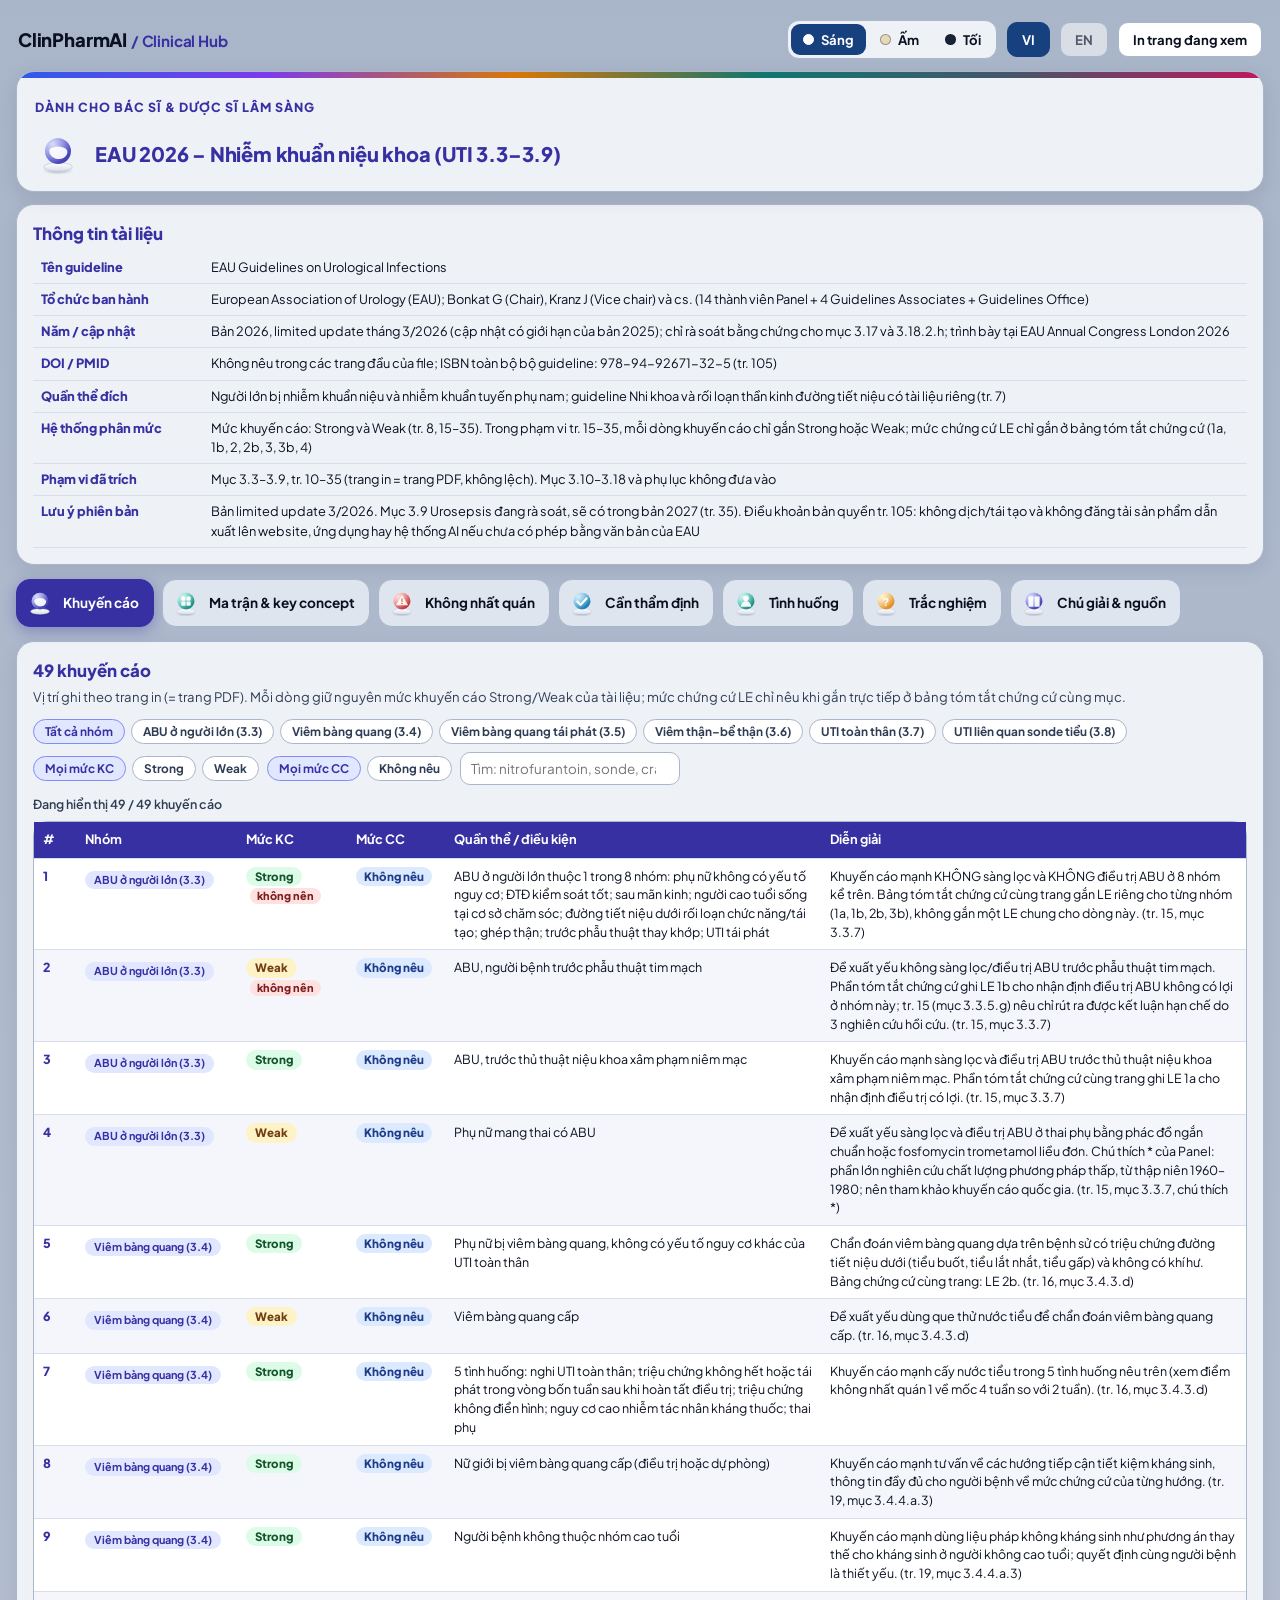
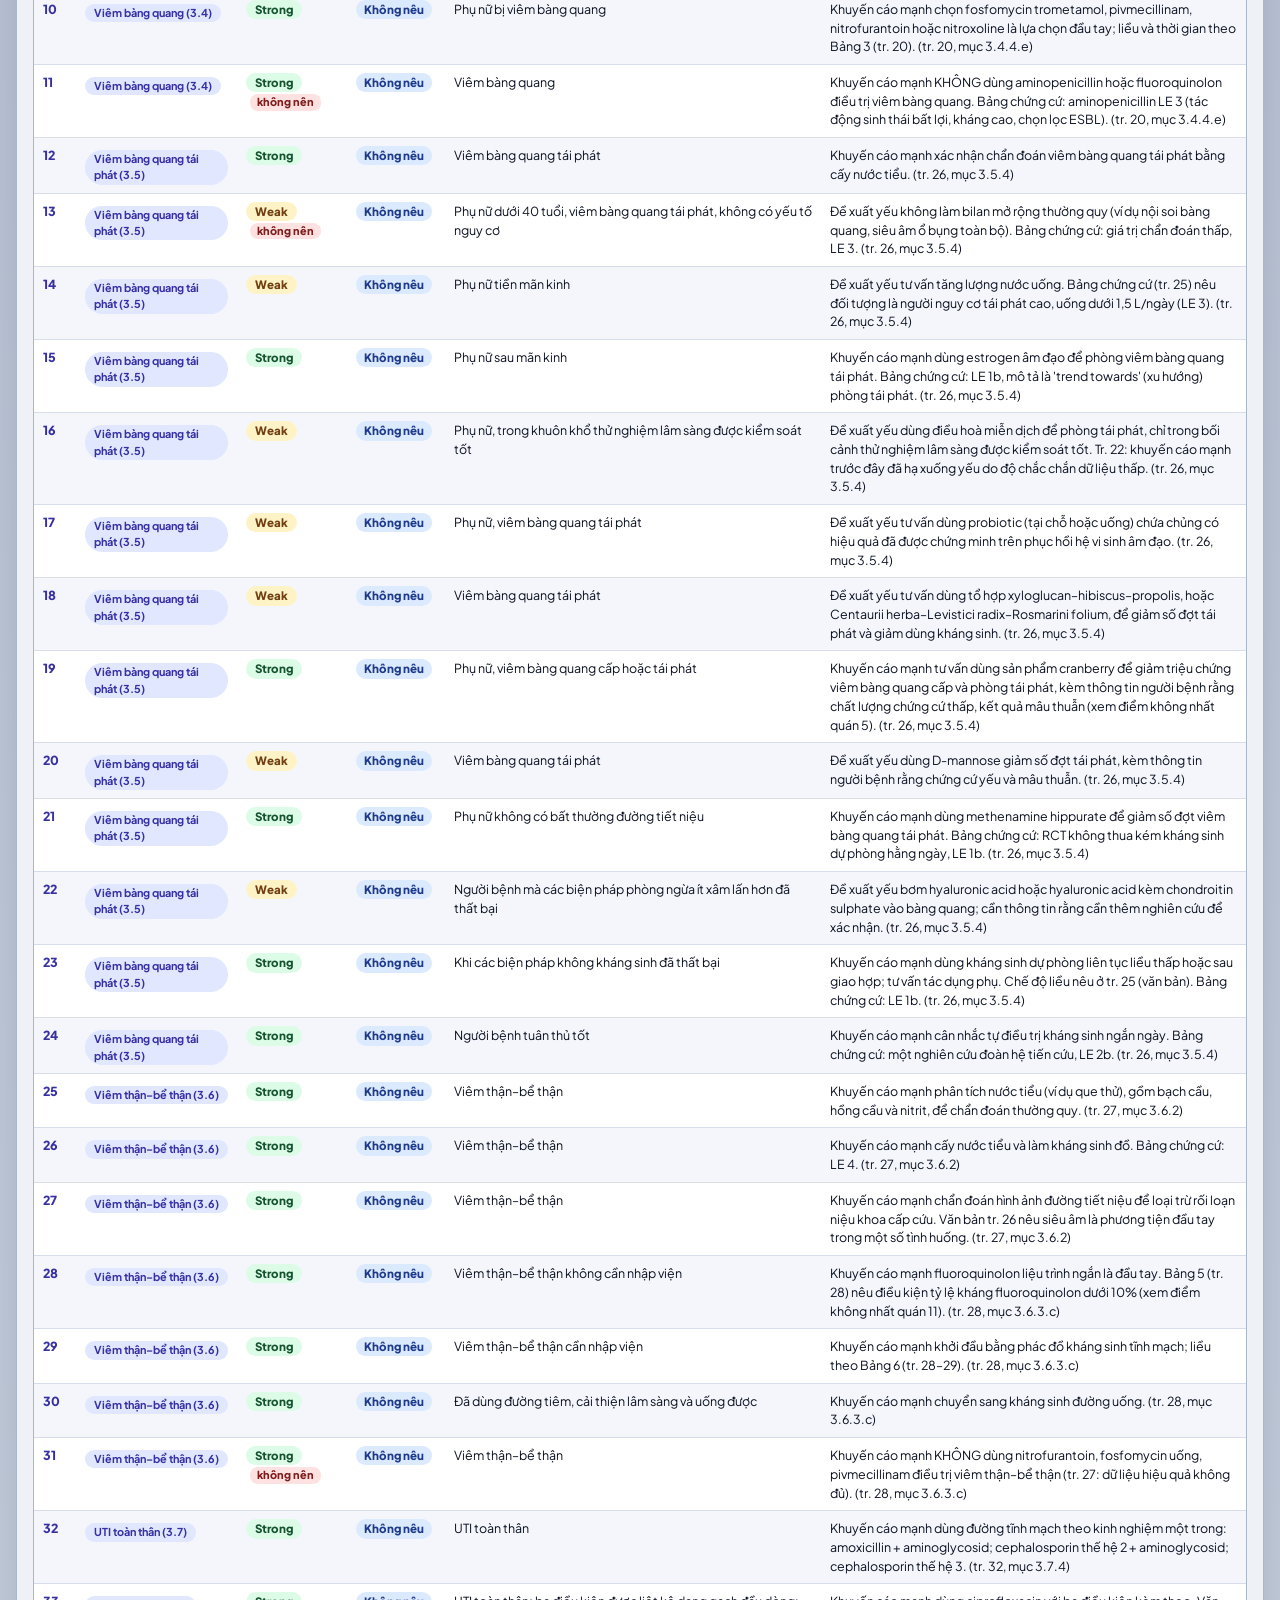
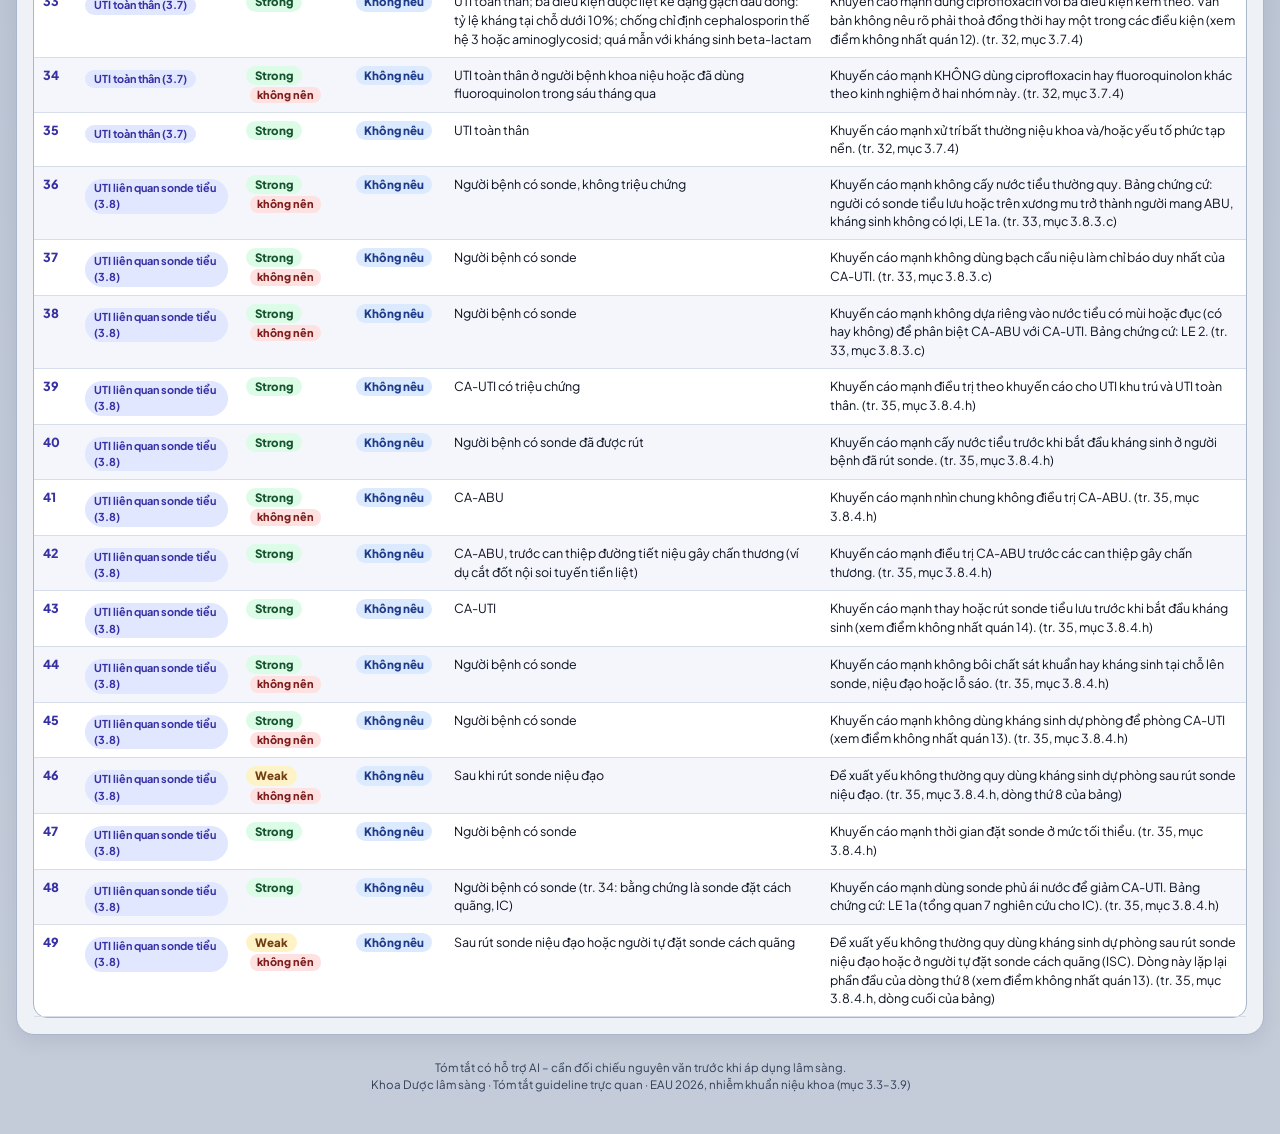
<file: EAU-2026-UTI-3.3-3.9-tom-tat.html>
<!doctype html>
<html lang="vi" data-theme="light">
<head>
<meta charset="utf-8">
<meta name="viewport" content="width=device-width, initial-scale=1">
<title>EAU 2026 – Nhiễm khuẩn niệu khoa (UTI 3.3–3.9)</title>
<meta name="description" content="Tóm tắt trực quan EAU Guidelines on Urological Infections 2026 (cập nhật có giới hạn 3/2026), phạm vi mục 3.3–3.9: bảng khuyến cáo, ma trận mức, điểm không nhất quán, tình huống, trắc nghiệm.">
<link rel="preconnect" href="https://fonts.googleapis.com">
<link href="https://fonts.googleapis.com/css2?family=Plus+Jakarta+Sans:wght@400;500;600;700;800&display=swap" rel="stylesheet">
<style>
:root{--bg1:#a9b5c9;--bg2:#c4ccda;--card:#eef1f6;--card2:#dfe5ee;--line:#aab6c9;--tx:#0a1020;--mut:#2f3d54;--dim:#4a5a73;
--surf:#fff;--surf2:#f4f6fb;--tnt:#e0e7ff;--tnt2:#eef2ff;--line2:#d7deea;--band:#c7d2fe;--bandt:#1e1b4b;
--g:#15803d;--gb:#dcfce7;--gt:#14532d;--w:#a16207;--wb:#fef3c7;--wt:#713f12;--b:#b91c1c;--bb:#fee2e2;--bt:#7f1d1d;--n:#1d4ed8;--nb:#dbeafe;--nt:#1e3a8a;
--ind:#3730a3;--indt:#3730a3;--navy:#17407e;
--mild:#15803d;--mild-bg:#dcfce7;--mod:#a16207;--mod-bg:#fef3c7;--sev:#b91c1c;--sev-bg:#fee2e2;--life:#5b1030;--life-bg:#f6dce6;}
:root[data-theme="warm"]{--bg1:#e6d8bb;--bg2:#f3ead6;--card:#fbf5e8;--card2:#f0e6d0;--line:#d4c4a1;--tx:#2a2116;--mut:#5a4a33;--dim:#6b5a40;
--surf:#fffdf7;--surf2:#f8f1e1;--tnt:#f1e3c4;--tnt2:#f6ecd5;--line2:#e6d9bb;--band:#e8d6a8;--bandt:#4a3410;
--ind:#8a4b0f;--indt:#7a3f0a;--navy:#7a4a12;--n:#9a3412;}
:root[data-theme="dark"]{--bg1:#0b1220;--bg2:#111a2e;--card:#16213a;--card2:#1e2b4a;--line:#33466b;--tx:#e8edf8;--mut:#b4c0d8;--dim:#93a3c4;
--surf:#1b2a4a;--surf2:#203154;--tnt:#2a3a66;--tnt2:#243457;--line2:#2f4064;--band:#2f3f78;--bandt:#e0e7ff;
--g:#4ade80;--gb:#12361f;--gt:#bbf7d0;--w:#fbbf24;--wb:#3a2d0b;--wt:#fde68a;--b:#f87171;--bb:#3d1620;--bt:#fecaca;--nb:#14284f;--nt:#bfdbfe;--n:#93c5fd;
--ind:#4f46e5;--indt:#c7d2fe;--navy:#3b5bdb;
--mild-bg:#12361f;--mod-bg:#3a2d0b;--sev-bg:#3d1620;--life-bg:#3a1226;}
*{box-sizing:border-box}
html{scroll-behavior:smooth}
body{margin:0;font-family:"Plus Jakarta Sans",system-ui,-apple-system,"Segoe UI",Roboto,sans-serif;color:var(--tx);background:linear-gradient(180deg,var(--bg1),var(--bg2));background-color:var(--bg2);min-height:100vh;line-height:1.5;-webkit-font-smoothing:antialiased}
.wrap{max-width:1360px;margin:0 auto;padding:16px}
header.top{display:flex;gap:14px;align-items:center;flex-wrap:wrap;background:var(--card);border:1px solid var(--line);border-radius:18px;padding:14px 18px;box-shadow:0 6px 20px rgba(10,16,32,.10)}
header.top h1{margin:0;font-size:1.25rem;font-weight:800;color:var(--indt);letter-spacing:-.01em}
header.top p{margin:2px 0 0;font-size:.82rem;color:var(--mut);max-width:860px}
.ico{width:46px;height:46px;flex:none}
.ico svg{width:100%;height:100%;display:block}
.sp{flex:1}
.ainote{margin:12px 0 0;background:var(--wb);border:1px solid #fcd34d;color:var(--wt);border-radius:12px;padding:10px 14px;font-size:.8rem;font-weight:600}
.ainote p{margin:4px 0 0;font-weight:500}
nav.tabs{display:flex;gap:8px;flex-wrap:wrap;margin:14px 0}
nav.tabs button{display:flex;align-items:center;gap:8px;border:1px solid var(--line);background:var(--card2);color:var(--tx);border-radius:14px;padding:8px 14px 8px 8px;font-weight:700;font-size:.85rem;cursor:pointer;font-family:inherit}
nav.tabs button .ico{width:30px;height:30px}
nav.tabs button[aria-selected="true"]{background:var(--ind);color:#fff;border-color:var(--indt);box-shadow:0 4px 14px rgba(55,48,163,.35)}
nav.tabs button:hover:not([aria-selected="true"]){background:var(--surf)}
button:focus-visible,input:focus-visible,select:focus-visible,a:focus-visible{outline:3px solid #818cf8;outline-offset:2px}
.panel{background:var(--card);border:1px solid var(--line);border-radius:18px;padding:16px;box-shadow:0 6px 20px rgba(10,16,32,.08);margin-bottom:14px}
.panel[hidden]{display:none}
.panel h2{margin:0 0 4px;font-size:1.05rem;font-weight:800;color:var(--indt)}
.panel h3{margin:0 0 6px;font-size:.92rem;font-weight:800;color:var(--indt)}
.sub{margin:0 0 12px;color:var(--mut);font-size:.82rem}
.ref{color:var(--n);font-weight:700;font-size:.72rem;display:block;margin-top:2px}
.cnt{font-size:.78rem;color:var(--mut);font-weight:600;margin:0 0 8px}
.filters{display:flex;gap:8px;flex-wrap:wrap;align-items:center;margin-bottom:10px}
.chips{display:flex;gap:6px;flex-wrap:wrap}
.chip{border:1px solid var(--line);background:var(--surf);border-radius:999px;padding:4px 11px;font-size:.74rem;font-weight:700;color:var(--mut);cursor:pointer;font-family:inherit}
.chip[aria-pressed="true"]{background:var(--tnt);color:var(--indt);border-color:#818cf8}
.search{border:1px solid var(--line);border-radius:10px;padding:7px 10px;font-size:.84rem;font-family:inherit;background:var(--surf);color:var(--tx);min-width:220px}
.sr-only{position:absolute;width:1px;height:1px;overflow:hidden;clip:rect(0 0 0 0)}
.tw{border:1px solid var(--line);border-radius:14px;background:var(--surf)}
.tw .sc{overflow-x:visible}
table.rs{width:100%;border-collapse:collapse;font-size:.78rem}
table.rs th,table.rs td{padding:8px 9px;vertical-align:top;overflow-wrap:anywhere;border-bottom:1px solid var(--line2);text-align:left}
table.rs thead th{background:var(--ind);color:#fff;font-size:.8rem}
table.rs tbody tr:nth-child(even) td{background:var(--surf2)}
td.num{font-weight:800;color:var(--indt);width:42px}
td.drug{min-width:130px;overflow-wrap:normal!important}
td.drug b{color:var(--indt)}
#td td.num,#td th:nth-child(2){width:120px}
#td td.num{white-space:normal}
.grp{display:inline-block;margin-top:4px;background:var(--tnt);color:var(--indt);border-radius:999px;padding:1px 9px;font-size:.68rem;font-weight:700}
.ev{display:inline-block;min-width:24px;text-align:center;border-radius:999px;padding:1px 8px;font-weight:800;font-size:.72rem;margin-right:4px}
.ev.A{background:var(--gb);color:var(--gt)}.ev.D{background:var(--nb);color:var(--nt)}.ev.B{background:var(--wb);color:var(--wt)}
.evn{display:block;font-size:.72rem;color:var(--mut);margin-top:4px}
.empty{text-align:center;color:var(--mut);padding:18px!important}
.flag{display:inline-block;margin-top:4px;background:var(--wb);border:1px solid #fcd34d;color:var(--wt);border-radius:8px;padding:2px 8px;font-size:.72rem;font-weight:700}
.cap{display:inline-block;background:var(--bb);color:var(--bt);border-radius:8px;padding:2px 8px;font-weight:800;font-size:.74rem}
.chipcn{display:inline-block;background:var(--wb);color:var(--wt);border:1px solid #fcd34d;border-radius:999px;padding:1px 9px;font-size:.7rem;font-weight:800}

/* thang mức độ */
.ladder{display:grid;grid-template-columns:repeat(4,1fr);gap:8px;margin-bottom:10px}
.step{border:2px solid var(--line);background:var(--surf);border-radius:14px;padding:9px 10px;cursor:pointer;font-family:inherit;text-align:left;color:var(--tx)}
.step .nm{display:block;font-weight:800;font-size:.9rem}
.step .mt{display:block;font-size:.72rem;color:var(--mut);font-weight:600}
.step[data-k="nhe"]{--c:var(--mild)}.step[data-k="vua"]{--c:var(--mod)}.step[data-k="nang"]{--c:var(--sev)}.step[data-k="doa"]{--c:var(--life)}
.step[aria-pressed="true"]{border-color:var(--c);background:var(--c);color:#fff;box-shadow:0 4px 14px rgba(10,16,32,.25)}
.step[aria-pressed="true"] .mt{color:#fff}
.sevpanel{display:grid;grid-template-columns:1fr 1fr;gap:14px;border:2px solid var(--c);background:var(--surf);border-radius:14px;padding:12px 14px;border-left-width:8px}
.sevpanel .rule,.sevpanel .where{font-size:.78rem;color:var(--mut);margin:0 0 8px;font-weight:600}
dl.signs{margin:0;display:grid;grid-template-columns:150px 1fr;gap:4px 10px;font-size:.78rem}
dl.signs dt{font-weight:800;color:var(--indt)}dl.signs dd{margin:0}
ul.acts{margin:0;padding-left:18px;font-size:.8rem}ul.acts li{margin-bottom:6px}

/* ma trận nhanh */
.qmw{overflow-x:auto}
.qm{width:100%;min-width:760px;table-layout:fixed;border-collapse:separate;border-spacing:4px;font-size:.78rem}
.qm th{background:var(--ind);color:#fff;padding:8px;border-radius:8px}
.qm td.lab{background:var(--card2);font-weight:800;color:var(--indt);padding:8px;border-radius:8px;width:16%}
.qm td.q{padding:8px;border-radius:8px;overflow-wrap:anywhere;font-weight:600;border:1px solid rgba(10,16,32,.10)}
.qg{background:var(--gb);color:var(--gt)}.qw{background:var(--wb);color:var(--wt)}.qb{background:var(--bb);color:var(--bt)}.qn{background:var(--nb);color:var(--nt)}.qd{background:#7f1d1d;color:#fff}
.legend{display:flex;gap:8px;flex-wrap:wrap;margin:10px 0 0;font-size:.76rem;font-weight:700;align-items:center}
.legend span.k{padding:3px 10px;border-radius:999px;border:1px solid rgba(10,16,32,.12)}
.legend a{color:var(--n);text-decoration:underline}

/* đường đi */
.path{display:grid;grid-template-columns:repeat(4,1fr);gap:10px;margin-bottom:12px}
.stage{background:var(--surf);border:1px solid var(--line);border-radius:14px;padding:10px 12px}
.stage .n{display:inline-flex;width:26px;height:26px;border-radius:50%;background:var(--ind);color:#fff;font-weight:800;align-items:center;justify-content:center;font-size:.8rem;margin-bottom:4px}
.stage ul,.gate ul,.box ul,.admit ul{margin:6px 0 0;padding-left:16px;font-size:.78rem}
.stage li,.gate li,.box li,.admit li{margin-bottom:4px}
.gates{display:grid;grid-template-columns:repeat(3,1fr);gap:10px;margin-bottom:12px}
.gate{border-radius:14px;padding:10px 12px;border:2px solid var(--line);background:var(--surf)}
.gate.ok{border-color:var(--g);background:var(--gb)}.gate.part{border-color:#d97706;background:var(--wb)}.gate.bad{border-color:var(--b);background:var(--bb)}
.admit{background:var(--surf);border:2px dashed var(--b);border-radius:14px;padding:10px 14px;margin-bottom:12px}
.cols{display:grid;grid-template-columns:repeat(3,1fr);gap:10px}
.box{background:var(--surf);border:2px solid var(--b);border-radius:14px;padding:10px 12px}
.box.alt{border-color:#d97706}.box.dk{border-color:var(--indt)}

/* công cụ liều */
.form{display:grid;grid-template-columns:repeat(auto-fit,minmax(170px,1fr));gap:10px;margin-bottom:12px}
.form label{display:flex;flex-direction:column;gap:3px;font-size:.74rem;font-weight:700;color:var(--mut)}
.form input,.form select{border:1px solid var(--line);border-radius:10px;padding:8px 10px;font-size:.88rem;font-family:inherit;background:var(--surf);color:var(--tx)}
.est{display:flex;gap:10px;flex-wrap:wrap;margin:8px 0 14px}
.est div{background:var(--tnt);border-radius:12px;padding:8px 14px;font-weight:800;color:var(--indt);font-size:.86rem}
.est small{display:block;font-weight:600;color:var(--mut);font-size:.7rem}
.res{display:grid;grid-template-columns:repeat(auto-fit,minmax(270px,1fr));gap:10px}
.rc{border-radius:14px;padding:12px;border:2px solid var(--c);background:var(--surf)}
.rc h3{margin:0 0 6px;font-size:.88rem;font-weight:800;color:var(--c)}
.badge{display:inline-block;padding:2px 10px;border-radius:999px;font-size:.7rem;font-weight:800;margin-bottom:6px}
.s-ok{background:var(--gb);color:var(--gt)}.s-warn{background:var(--wb);color:var(--wt)}.s-na{background:var(--nb);color:var(--nt)}
.rc .dose{font-weight:800;font-size:.9rem;margin-bottom:6px}
.rc ul{margin:0;padding-left:16px;font-size:.76rem;color:var(--mut)}
.disc{font-size:.76rem;color:var(--mut);margin-top:10px}
.warn{background:var(--wb);border:1px solid #fcd34d;color:var(--wt);border-radius:10px;padding:8px 12px;font-size:.8rem;font-weight:600}

/* tình huống */
.cases{display:grid;gap:12px}
.case{background:var(--surf);border:1px solid var(--line);border-radius:14px;padding:12px 14px}
.case h3{margin:0 0 8px;font-size:.92rem;color:var(--indt);font-weight:800}
.case .row{display:grid;grid-template-columns:120px 1fr;gap:8px;font-size:.8rem;padding:4px 0;border-top:1px dashed var(--line2)}
.case .row b{font-weight:800}
.case .row.p b{color:var(--g)}.case .row.a b{color:var(--w)}.case .row.x b{color:var(--b)}.case .row.y b{color:var(--indt)}

/* trắc nghiệm */
.qh{font-weight:800;font-size:.95rem;margin:6px 0 10px}
.opt{display:block;width:100%;text-align:left;border:2px solid var(--line);background:var(--surf);border-radius:12px;padding:9px 12px;margin-bottom:8px;font-weight:600;font-size:.84rem;cursor:pointer;font-family:inherit;color:var(--tx)}
.opt:hover:not([disabled]){border-color:#818cf8;background:var(--tnt2)}
.opt.ok{border-color:var(--g);background:var(--gb)}.opt.no{border-color:var(--b);background:var(--bb)}
.expl{background:var(--tnt2);border-left:4px solid var(--ind);padding:8px 12px;border-radius:8px;font-size:.8rem;margin:8px 0}
.btn{border:0;background:var(--ind);color:#fff;border-radius:12px;padding:8px 18px;font-weight:800;font-size:.84rem;cursor:pointer;font-family:inherit}
.btn.alt{background:var(--surf);color:var(--indt);border:1px solid var(--ind)}

/* chú giải, nguồn */
.sec ol{margin:0;padding-left:18px;font-size:.8rem}
table.gl{width:100%;table-layout:fixed;border-collapse:collapse;font-size:.76rem;margin-bottom:12px}
table.gl th,table.gl td{border-bottom:1px solid var(--line2);padding:6px 8px;text-align:left;vertical-align:top;overflow-wrap:anywhere}
table.gl th{background:var(--band);color:var(--bandt)}
table.gl td:first-child{font-weight:800;color:var(--indt);width:16%}
.two{display:grid;grid-template-columns:1.2fr 1fr;gap:14px;font-size:.8rem}
.two ul{margin:0;padding-left:18px}.two li{margin-bottom:5px}
.refs{font-size:.76rem;color:var(--mut);list-style:none;padding-left:0!important}
footer{font-size:.72rem;color:var(--mut);text-align:center;padding:10px 0 24px}

@media(max-width:900px){
 .ladder{grid-template-columns:repeat(2,1fr)}.path,.cols,.gates,.two,.sevpanel{grid-template-columns:1fr}
 .case .row{grid-template-columns:1fr}dl.signs{grid-template-columns:120px 1fr}
 .tw{overflow-x:auto}table.rs{min-width:640px}
}
@media(max-width:640px){.wrap{padding:10px}.search{min-width:0;width:100%}}
@media(prefers-reduced-motion:reduce){html{scroll-behavior:auto}}
@media print{nav.tabs,.filters,.ladder,.btn{display:none}body{background:var(--surf)}.panel{break-inside:avoid-page}}

html[data-theme="dark"] .rc h3{color:var(--indt)}
html[data-theme="dark"] .ico svg{filter:brightness(.95)}

/* thanh trên cùng */
.topbar{display:flex;align-items:center;gap:10px;flex-wrap:wrap;padding:4px 2px 12px}
.brand{font-weight:800;font-size:1.15rem;color:var(--tx);letter-spacing:-.01em}
.brand span{color:var(--indt);font-size:.95rem;font-weight:700;margin-left:4px}
.seg{display:flex;gap:2px;border:1px solid var(--line);background:var(--card);border-radius:12px;padding:3px}
.seg button{border:0;background:transparent;border-radius:9px;padding:7px 12px;font-weight:700;font-size:.82rem;display:flex;align-items:center;gap:7px;color:var(--tx);cursor:pointer;font-family:inherit}
.seg button[aria-pressed="true"]{background:var(--navy);color:#fff}
.seg .dot{width:11px;height:11px;border-radius:50%;border:1px solid rgba(10,16,32,.35);display:inline-block}
.dot.l{background:#fff}.dot.w{background:#e6d9b8}.dot.d{background:#1a2238}
.seg button[aria-pressed="true"] .dot{border-color:#fff}
.pb{border:1px solid var(--line);background:var(--surf);border-radius:10px;padding:8px 14px;font-weight:700;font-size:.82rem;color:var(--tx);cursor:pointer;font-family:inherit}
.pb[aria-pressed="true"]{background:var(--navy);color:#fff;border-color:var(--navy)}
.pb:disabled{opacity:.55;cursor:not-allowed}
.pb:hover:not(:disabled):not([aria-pressed="true"]){background:var(--tnt2)}
header.top{position:relative;overflow:hidden;padding-top:26px}
header.top::before{content:"";position:absolute;left:0;right:0;top:0;height:6px;background:linear-gradient(90deg,#2f5bea,#7c3aed,#d97706,#0f766e,#475569,#be185d)}
.eyebrow{width:100%;font-size:.78rem;font-weight:800;letter-spacing:.08em;text-transform:uppercase;color:var(--indt)}

.docinfo{margin-top:12px}
.docinfo dl{margin:6px 0 0;display:grid;grid-template-columns:170px 1fr;gap:0;font-size:.8rem}
.docinfo dt,.docinfo dd{margin:0;padding:6px 8px;border-bottom:1px solid var(--line2)}
.docinfo dt{font-weight:800;color:var(--indt)}
.ainote{font-size:.84rem}
@media(max-width:640px){.docinfo dl{grid-template-columns:1fr}.docinfo dt{border-bottom:0;padding-bottom:0}}
@media print{.topbar{display:none}html[data-theme]{--bg1:#a9b5c9;--bg2:#c4ccda;--card:#eef1f6;--card2:#dfe5ee;--line:#aab6c9;--tx:#0a1020;--mut:#2f3d54;--dim:#4a5a73;--surf:#fff;--surf2:#f4f6fb;--tnt:#e0e7ff;--tnt2:#eef2ff;--line2:#d7deea;--band:#c7d2fe;--bandt:#1e1b4b;--g:#15803d;--gb:#dcfce7;--gt:#14532d;--w:#a16207;--wb:#fef3c7;--wt:#713f12;--b:#b91c1c;--bb:#fee2e2;--bt:#7f1d1d;--n:#1d4ed8;--nb:#dbeafe;--nt:#1e3a8a;--ind:#3730a3;--indt:#3730a3;--navy:#17407e;--mild:#15803d;--mild-bg:#dcfce7;--mod:#a16207;--mod-bg:#fef3c7;--sev:#b91c1c;--sev-bg:#fee2e2;--life:#5b1030;--life-bg:#f6dce6;--bg1:#fff;--bg2:#fff}}

/* bổ sung cho trang ACG */
.st{display:inline-block;border-radius:999px;padding:1px 9px;font-weight:800;font-size:.72rem}
.st.S{background:var(--gb);color:var(--gt)}.st.C{background:var(--wb);color:var(--wt)}
.ev.mod{background:var(--nb);color:var(--nt)}.ev.low{background:var(--tnt);color:var(--indt)}.ev.vlow{background:var(--bb);color:var(--bt)}
.neg{display:inline-block;margin-left:4px;background:var(--bb);color:var(--bt);border-radius:8px;padding:0 7px;font-size:.68rem;font-weight:800}
tr.hl td{outline:2px solid #818cf8;outline-offset:-2px;background:var(--tnt2)!important}
.mx{display:grid;grid-template-columns:110px 1fr 1fr;gap:6px;font-size:.78rem}
.mx>div{border-radius:10px;padding:8px}
.mx .h{background:var(--ind);color:#fff;font-weight:800;text-align:center}
.mx .r{background:var(--card2);color:var(--indt);font-weight:800;display:flex;align-items:center}
.mx .c{background:var(--surf);border:1px solid var(--line2);display:flex;gap:5px;flex-wrap:wrap;align-content:flex-start;min-height:54px}
.mx .c.S{background:var(--gb)}.mx .c.C{background:var(--wb)}
.rb{border:1px solid rgba(10,16,32,.2);background:var(--surf);color:var(--tx);border-radius:8px;padding:2px 9px;font-weight:800;font-size:.76rem;cursor:pointer;font-family:inherit}
.rb:hover{background:var(--tnt)}
.ico3{display:block;width:100%;height:100%}
.note{font-size:.78rem;color:var(--mut);margin:6px 0 0}
.lbl{font-size:.74rem;font-weight:800;color:var(--indt)}
.calc2{display:grid;grid-template-columns:1fr 1fr;gap:14px}
@media(max-width:900px){.calc2{grid-template-columns:1fr}.mx{grid-template-columns:80px 1fr 1fr}}
table.rs td.vt{min-width:150px}
.st,.ev{white-space:nowrap}
table.rs td.nw{min-width:96px;overflow-wrap:normal}

.tg{background:var(--gb);color:var(--gt)}.tw2{background:var(--wb);color:var(--wt)}.tb{background:var(--bb);color:var(--bt)}.tn{background:var(--nb);color:var(--nt)}.ti{background:var(--tnt);color:var(--indt)}
.mx .c.tg{background:var(--gb)}.mx .c.tw2{background:var(--wb)}.mx .c.tb{background:var(--bb)}.mx .c.tn{background:var(--nb)}.mx .c.ti{background:var(--tnt2)}
</style>
</head>
<body>
<svg width="0" height="0" style="position:absolute" aria-hidden="true"><defs>

<linearGradient id="g-ped" x1="0" y1="0" x2="0" y2="1"><stop offset="0" stop-color="#ffffff"/><stop offset="1" stop-color="#d9deea"/></linearGradient>
<linearGradient id="g-ind" x1="0" y1="0" x2="1" y2="1"><stop offset="0" stop-color="#818cf8"/><stop offset="1" stop-color="#3730a3"/></linearGradient>
<linearGradient id="g-teal" x1="0" y1="0" x2="1" y2="1"><stop offset="0" stop-color="#5eead4"/><stop offset="1" stop-color="#0f766e"/></linearGradient>
<linearGradient id="g-amb" x1="0" y1="0" x2="1" y2="1"><stop offset="0" stop-color="#fde68a"/><stop offset="1" stop-color="#d97706"/></linearGradient>
<linearGradient id="g-blu" x1="0" y1="0" x2="1" y2="1"><stop offset="0" stop-color="#7dd3fc"/><stop offset="1" stop-color="#0369a1"/></linearGradient>
<linearGradient id="g-red" x1="0" y1="0" x2="1" y2="1"><stop offset="0" stop-color="#fca5a5"/><stop offset="1" stop-color="#b91c1c"/></linearGradient>
<radialGradient id="r-sh" cx=".5" cy=".5" r=".5"><stop offset="0" stop-color="#0a1020" stop-opacity=".28"/><stop offset="1" stop-color="#0a1020" stop-opacity="0"/></radialGradient>
<radialGradient id="r-hi" cx=".3" cy=".25" r=".7"><stop offset="0" stop-color="#fff" stop-opacity=".75"/><stop offset="1" stop-color="#fff" stop-opacity="0"/></radialGradient>


</defs></svg>
<div class="wrap">
<div class="topbar">
  <div class="brand" id="brand"></div>
  <div class="sp"></div>
  <div class="seg" role="group" aria-label="Chế độ nền">
    <button type="button" data-th="light" aria-pressed="true"><span class="dot l"></span>Sáng</button>
    <button type="button" data-th="warm" aria-pressed="false"><span class="dot w"></span>Ấm</button>
    <button type="button" data-th="dark" aria-pressed="false"><span class="dot d"></span>Tối</button>
  </div>
  <button type="button" class="pb" aria-pressed="true" id="lang-vi">VI</button>
  <button type="button" class="pb" id="lang-en" disabled title="Bản tiếng Anh chưa có">EN</button>
  <button type="button" class="pb" id="print-btn">In trang đang xem</button>
</div>
<header class="top">
  <div class="eyebrow" id="eyebrow"></div>
  <div class="ico" id="hico"></div>
  <div><h1 id="h1"></h1></div>
</header>
<section class="panel docinfo" aria-label="Thông tin tài liệu">
  <h2>Thông tin tài liệu</h2>
  <dl id="docdl"></dl>
</section>
<noscript><p class="ainote">Trang này cần bật JavaScript để hiển thị bảng, bộ lọc và công cụ tính.</p></noscript>
<nav class="tabs" id="tabs" role="tablist" aria-label="Nội dung"></nav>

<div class="panel" id="p-rec" role="tabpanel">
  <h2 id="rec-h"></h2>
  <p class="sub" id="rec-sub"></p>
  <div class="filters">
    <div class="chips" id="gchips" role="group" aria-label="Lọc theo nhóm"></div>
    <div class="chips" id="schips" role="group" aria-label="Lọc theo mức khuyến cáo"></div>
    <div class="chips" id="echips" role="group" aria-label="Lọc theo mức chứng cứ"></div>
    <label class="sr-only" for="q">Tìm trong bảng khuyến cáo</label>
    <input class="search" id="q" type="search" placeholder="Tìm trong bảng khuyến cáo…">
  </div>
  <p class="cnt" id="count" aria-live="polite"></p>
  <div class="tw"><table class="rs" id="recs"></table></div>
</div>

<div class="panel" id="p-mx" role="tabpanel" hidden>
  <h2>Ma trận mức khuyến cáo × mức chứng cứ</h2>
  <p class="sub">Bấm số khuyến cáo để mở dòng tương ứng. Ô trống nghĩa là không có khuyến cáo nào ở mức đó.</p>
  <div class="mx" id="mx"></div>
  <p class="note" id="mx-note"></p>
  <div id="kc-wrap"><h2 style="margin-top:16px" id="kc-h"></h2>
  <div class="tw"><table class="rs" id="kc"></table></div></div>
</div>

<div class="panel" id="p-calc" role="tabpanel" hidden>
  <h2 id="calc-h"></h2>
  <p class="sub" id="calc-sub"></p>
  <div id="calc-body"></div>
  <p class="disc" id="calc-disc"></p>
</div>

<div class="panel" id="p-inc" role="tabpanel" hidden>
  <h2 id="inc-h"></h2>
  <p class="sub" id="inc-sub"></p>
  <div class="tw"><table class="rs" id="inc"></table></div>
</div>

<div class="panel" id="p-val" role="tabpanel" hidden>
  <h2>Khả năng áp dụng tại bệnh viện</h2>
  <p class="sub">Danh sách điểm cần thẩm định. Chưa đối chiếu với danh mục thuốc hay phác đồ nội bộ vì chưa được cung cấp.</p>
  <div class="tw"><table class="rs" id="val"></table></div>
</div>

<div class="panel" id="p-case" role="tabpanel" hidden>
  <h2>Tình huống minh hoạ (AI soạn, không phải ca thật)</h2>
  <p class="sub">Mỗi tình huống dẫn số dòng khuyến cáo làm cơ sở và giữ mức chứng cứ của dòng gốc.</p>
  <div class="cases" id="cases"></div>
</div>

<div class="panel" id="p-quiz" role="tabpanel" hidden>
  <h2>Trắc nghiệm ôn nhanh</h2>
  <p class="sub" id="qprog"></p>
  <div id="quiz"></div>
</div>

<div class="panel sec" id="p-ref" role="tabpanel" hidden>
  <h2>Chú giải từ viết tắt</h2>
  <table class="gl" id="gloss"></table>
  <div class="two">
    <div><h3>Kiểm tra trước khi giao</h3><ul id="selfcheck"></ul></div>
    <div><h3>Nguồn</h3><ul class="refs" id="sources"></ul></div>
  </div>
</div>

<footer id="foot"></footer>
</div>

<script type="application/json" id="data">{"schema": "tom-tat-guideline/v1", "meta": {"title": "EAU 2026 – Nhiễm khuẩn niệu khoa (UTI 3.3–3.9)", "desc": "Tóm tắt trực quan EAU Guidelines on Urological Infections 2026 (cập nhật có giới hạn 3/2026), phạm vi mục 3.3–3.9: bảng khuyến cáo, ma trận mức, điểm không nhất quán, tình huống, trắc nghiệm.", "brand": "ClinPharmAI", "brand_sub": "/ Clinical Hub", "eyebrow": "Dành cho bác sĩ & dược sĩ lâm sàng", "short": "EAU 2026 UTI", "docinfo": [["Tên guideline", "EAU Guidelines on Urological Infections"], ["Tổ chức ban hành", "European Association of Urology (EAU); Bonkat G (Chair), Kranz J (Vice chair) và cs. (14 thành viên Panel + 4 Guidelines Associates + Guidelines Office)"], ["Năm / cập nhật", "Bản 2026, limited update tháng 3/2026 (cập nhật có giới hạn của bản 2025); chỉ rà soát bằng chứng cho mục 3.17 và 3.18.2.h; trình bày tại EAU Annual Congress London 2026"], ["DOI / PMID", "Không nêu trong các trang đầu của file; ISBN toàn bộ bộ guideline: 978-94-92671-32-5 (tr. 105)"], ["Quần thể đích", "Người lớn bị nhiễm khuẩn niệu và nhiễm khuẩn tuyến phụ nam; guideline Nhi khoa và rối loạn thần kinh đường tiết niệu có tài liệu riêng (tr. 7)"], ["Hệ thống phân mức", "Mức khuyến cáo: Strong và Weak (tr. 8, 15–35). Trong phạm vi tr. 15–35, mỗi dòng khuyến cáo chỉ gắn Strong hoặc Weak; mức chứng cứ LE chỉ gắn ở bảng tóm tắt chứng cứ (1a, 1b, 2, 2b, 3, 3b, 4)"], ["Phạm vi đã trích", "Mục 3.3–3.9, tr. 10–35 (trang in = trang PDF, không lệch). Mục 3.10–3.18 và phụ lục không đưa vào"], ["Lưu ý phiên bản", "Bản limited update 3/2026. Mục 3.9 Urosepsis đang rà soát, sẽ có trong bản 2027 (tr. 35). Điều khoản bản quyền tr. 105: không dịch/tái tạo và không đăng tải sản phẩm dẫn xuất lên website, ứng dụng hay hệ thống AI nếu chưa có phép bằng văn bản của EAU"]], "rec_sub": "Vị trí ghi theo trang in (= trang PDF). Mỗi dòng giữ nguyên mức khuyến cáo Strong/Weak của tài liệu; mức chứng cứ LE chỉ nêu khi gắn trực tiếp ở bảng tóm tắt chứng cứ cùng mục.", "search_hint": "Tìm: nitrofurantoin, sonde, cranberry…", "kc_title": "Các điểm thực hành không chấm mức (văn bản, không phải dòng khuyến cáo)", "inc_sub": "Mỗi điểm ghi hai vị trí và nội dung từng bên. Không tự chọn một phía.", "sources": ["Bonkat G, Kranz J, Cai T, Geerlings SE, Köves B, Lambregts MMC, et al. EAU Guidelines on Urological Infections. Limited update March 2026. Arnhem (The Netherlands): European Association of Urology Guidelines Office; 2026. Trình bày tại EAU Annual Congress London 2026. ISBN 978-94-92671-32-5."], "ai_label": "Tóm tắt có hỗ trợ AI – cần đối chiếu nguyên văn trước khi áp dụng lâm sàng.", "footer": "Khoa Dược lâm sàng · Tóm tắt guideline trực quan · EAU 2026, nhiễm khuẩn niệu khoa (mục 3.3–3.9)"}, "groups": ["ABU ở người lớn (3.3)", "Viêm bàng quang (3.4)", "Viêm bàng quang tái phát (3.5)", "Viêm thận–bể thận (3.6)", "UTI toàn thân (3.7)", "UTI liên quan sonde tiểu (3.8)"], "strengths": [{"k": "S", "label": "Strong", "tone": "tg"}, {"k": "W", "label": "Weak", "tone": "tw2"}], "certainty": [{"k": "nd", "label": "Không nêu", "tone": "tn"}], "recs": [{"n": 1, "g": 0, "loc": "tr. 15; mục 3.3.7", "kw": "do not screen or treat asymptomatic bacteriuria in the following conditions", "s": "S", "neg": 1, "c": "nd", "pop": "ABU ở người lớn thuộc 1 trong 8 nhóm: phụ nữ không có yếu tố nguy cơ; ĐTĐ kiểm soát tốt; sau mãn kinh; người cao tuổi sống tại cơ sở chăm sóc; đường tiết niệu dưới rối loạn chức năng/tái tạo; ghép thận; trước phẫu thuật thay khớp; UTI tái phát", "it": "Khuyến cáo mạnh KHÔNG sàng lọc và KHÔNG điều trị ABU ở 8 nhóm kể trên. Bảng tóm tắt chứng cứ cùng trang gắn LE riêng cho từng nhóm (1a, 1b, 2b, 3b), không gắn một LE chung cho dòng này. (tr. 15, mục 3.3.7)"}, {"n": 2, "g": 0, "loc": "tr. 15; mục 3.3.7", "kw": "do not screen or treat asymptomatic bacteriuria in patients prior to cardiovascular surgeries", "s": "W", "neg": 1, "c": "nd", "pop": "ABU, người bệnh trước phẫu thuật tim mạch", "it": "Đề xuất yếu không sàng lọc/điều trị ABU trước phẫu thuật tim mạch. Phần tóm tắt chứng cứ ghi LE 1b cho nhận định điều trị ABU không có lợi ở nhóm này; tr. 15 (mục 3.3.5.g) nêu chỉ rút ra được kết luận hạn chế do 3 nghiên cứu hồi cứu. (tr. 15, mục 3.3.7)"}, {"n": 3, "g": 0, "loc": "tr. 15; mục 3.3.7", "kw": "screen for and treat asymptomatic bacteriuria prior to urological procedures breaching the mucosa", "s": "S", "neg": 0, "c": "nd", "pop": "ABU, trước thủ thuật niệu khoa xâm phạm niêm mạc", "it": "Khuyến cáo mạnh sàng lọc và điều trị ABU trước thủ thuật niệu khoa xâm phạm niêm mạc. Phần tóm tắt chứng cứ cùng trang ghi LE 1a cho nhận định điều trị có lợi. (tr. 15, mục 3.3.7)"}, {"n": 4, "g": 0, "loc": "tr. 15; mục 3.3.7, chú thích *", "kw": "screen for and treat asymptomatic bacteriuria in pregnant women", "s": "W", "neg": 0, "c": "nd", "pop": "Phụ nữ mang thai có ABU", "it": "Đề xuất yếu sàng lọc và điều trị ABU ở thai phụ bằng phác đồ ngắn chuẩn hoặc fosfomycin trometamol liều đơn. Chú thích * của Panel: phần lớn nghiên cứu chất lượng phương pháp thấp, từ thập niên 1960–1980; nên tham khảo khuyến cáo quốc gia. (tr. 15, mục 3.3.7, chú thích *)"}, {"n": 5, "g": 1, "loc": "tr. 16; mục 3.4.3.d", "kw": "diagnose cystitis in women who have no other risk factors for systemic urinary tract", "s": "S", "neg": 0, "c": "nd", "pop": "Phụ nữ bị viêm bàng quang, không có yếu tố nguy cơ khác của UTI toàn thân", "it": "Chẩn đoán viêm bàng quang dựa trên bệnh sử có triệu chứng đường tiết niệu dưới (tiểu buốt, tiểu lắt nhắt, tiểu gấp) và không có khí hư. Bảng chứng cứ cùng trang: LE 2b. (tr. 16, mục 3.4.3.d)"}, {"n": 6, "g": 1, "loc": "tr. 16; mục 3.4.3.d", "kw": "use urine dipstick testing for diagnosis of acute cystitis", "s": "W", "neg": 0, "c": "nd", "pop": "Viêm bàng quang cấp", "it": "Đề xuất yếu dùng que thử nước tiểu để chẩn đoán viêm bàng quang cấp. (tr. 16, mục 3.4.3.d)"}, {"n": 7, "g": 1, "loc": "tr. 16; mục 3.4.3.d", "kw": "urine cultures should be done in the following situations", "s": "S", "neg": 0, "c": "nd", "pop": "5 tình huống: nghi UTI toàn thân; triệu chứng không hết hoặc tái phát trong vòng bốn tuần sau khi hoàn tất điều trị; triệu chứng không điển hình; nguy cơ cao nhiễm tác nhân kháng thuốc; thai phụ", "it": "Khuyến cáo mạnh cấy nước tiểu trong 5 tình huống nêu trên (xem điểm không nhất quán 1 về mốc 4 tuần so với 2 tuần). (tr. 16, mục 3.4.3.d)"}, {"n": 8, "g": 1, "loc": "tr. 19; mục 3.4.4.a.3", "kw": "advise female patients on the possibility of antibiotic-sparing approaches", "s": "S", "neg": 0, "c": "nd", "pop": "Nữ giới bị viêm bàng quang cấp (điều trị hoặc dự phòng)", "it": "Khuyến cáo mạnh tư vấn về các hướng tiếp cận tiết kiệm kháng sinh, thông tin đầy đủ cho người bệnh về mức chứng cứ của từng hướng. (tr. 19, mục 3.4.4.a.3)"}, {"n": 9, "g": 1, "loc": "tr. 19; mục 3.4.4.a.3", "kw": "use non-antibiotic therapy options as an alternative to antibiotic treatment in non-geriatric patients", "s": "S", "neg": 0, "c": "nd", "pop": "Người bệnh không thuộc nhóm cao tuổi", "it": "Khuyến cáo mạnh dùng liệu pháp không kháng sinh như phương án thay thế cho kháng sinh ở người không cao tuổi; quyết định cùng người bệnh là thiết yếu. (tr. 19, mục 3.4.4.a.3)"}, {"n": 10, "g": 1, "loc": "tr. 20; mục 3.4.4.e", "kw": "prescribe fosfomycin trometamol, pivmecillinam, nitrofurantoin or nitroxoline as first-line", "s": "S", "neg": 0, "c": "nd", "pop": "Phụ nữ bị viêm bàng quang", "it": "Khuyến cáo mạnh chọn fosfomycin trometamol, pivmecillinam, nitrofurantoin hoặc nitroxoline là lựa chọn đầu tay; liều và thời gian theo Bảng 3 (tr. 20). (tr. 20, mục 3.4.4.e)"}, {"n": 11, "g": 1, "loc": "tr. 20; mục 3.4.4.e", "kw": "do not use aminopenicillins or fluoroquinolones to treat cystitis", "s": "S", "neg": 1, "c": "nd", "pop": "Viêm bàng quang", "it": "Khuyến cáo mạnh KHÔNG dùng aminopenicillin hoặc fluoroquinolon điều trị viêm bàng quang. Bảng chứng cứ: aminopenicillin LE 3 (tác động sinh thái bất lợi, kháng cao, chọn lọc ESBL). (tr. 20, mục 3.4.4.e)"}, {"n": 12, "g": 2, "loc": "tr. 26; mục 3.5.4", "kw": "diagnose recurrent cystitis by urine culture", "s": "S", "neg": 0, "c": "nd", "pop": "Viêm bàng quang tái phát", "it": "Khuyến cáo mạnh xác nhận chẩn đoán viêm bàng quang tái phát bằng cấy nước tiểu. (tr. 26, mục 3.5.4)"}, {"n": 13, "g": 2, "loc": "tr. 26; mục 3.5.4", "kw": "do not perform an extensive routine workup", "s": "W", "neg": 1, "c": "nd", "pop": "Phụ nữ dưới 40 tuổi, viêm bàng quang tái phát, không có yếu tố nguy cơ", "it": "Đề xuất yếu không làm bilan mở rộng thường quy (ví dụ nội soi bàng quang, siêu âm ổ bụng toàn bộ). Bảng chứng cứ: giá trị chẩn đoán thấp, LE 3. (tr. 26, mục 3.5.4)"}, {"n": 14, "g": 2, "loc": "tr. 26; mục 3.5.4", "kw": "increased fluid intake", "s": "W", "neg": 0, "c": "nd", "pop": "Phụ nữ tiền mãn kinh", "it": "Đề xuất yếu tư vấn tăng lượng nước uống. Bảng chứng cứ (tr. 25) nêu đối tượng là người nguy cơ tái phát cao, uống dưới 1,5 L/ngày (LE 3). (tr. 26, mục 3.5.4)"}, {"n": 15, "g": 2, "loc": "tr. 26; mục 3.5.4", "kw": "use vaginal oestrogen replacement in postmenopausal women", "s": "S", "neg": 0, "c": "nd", "pop": "Phụ nữ sau mãn kinh", "it": "Khuyến cáo mạnh dùng estrogen âm đạo để phòng viêm bàng quang tái phát. Bảng chứng cứ: LE 1b, mô tả là 'trend towards' (xu hướng) phòng tái phát. (tr. 26, mục 3.5.4)"}, {"n": 16, "g": 2, "loc": "tr. 26; mục 3.5.4", "kw": "use immunomodulatory prophylaxis", "s": "W", "neg": 0, "c": "nd", "pop": "Phụ nữ, trong khuôn khổ thử nghiệm lâm sàng được kiểm soát tốt", "it": "Đề xuất yếu dùng điều hoà miễn dịch để phòng tái phát, chỉ trong bối cảnh thử nghiệm lâm sàng được kiểm soát tốt. Tr. 22: khuyến cáo mạnh trước đây đã hạ xuống yếu do độ chắc chắn dữ liệu thấp. (tr. 26, mục 3.5.4)"}, {"n": 17, "g": 2, "loc": "tr. 26; mục 3.5.4", "kw": "probiotics containing strains of proven efficacy", "s": "W", "neg": 0, "c": "nd", "pop": "Phụ nữ, viêm bàng quang tái phát", "it": "Đề xuất yếu tư vấn dùng probiotic (tại chỗ hoặc uống) chứa chủng có hiệu quả đã được chứng minh trên phục hồi hệ vi sinh âm đạo. (tr. 26, mục 3.5.4)"}, {"n": 18, "g": 2, "loc": "tr. 26; mục 3.5.4", "kw": "xyloglucan, hibiscus and propolis, or centaurii herba", "s": "W", "neg": 0, "c": "nd", "pop": "Viêm bàng quang tái phát", "it": "Đề xuất yếu tư vấn dùng tổ hợp xyloglucan–hibiscus–propolis, hoặc Centaurii herba–Levistici radix–Rosmarini folium, để giảm số đợt tái phát và giảm dùng kháng sinh. (tr. 26, mục 3.5.4)"}, {"n": 19, "g": 2, "loc": "tr. 26; mục 3.5.4", "kw": "cranberry products for symptom relief in acute cystitis", "s": "S", "neg": 0, "c": "nd", "pop": "Phụ nữ, viêm bàng quang cấp hoặc tái phát", "it": "Khuyến cáo mạnh tư vấn dùng sản phẩm cranberry để giảm triệu chứng viêm bàng quang cấp và phòng tái phát, kèm thông tin người bệnh rằng chất lượng chứng cứ thấp, kết quả mâu thuẫn (xem điểm không nhất quán 5). (tr. 26, mục 3.5.4)"}, {"n": 20, "g": 2, "loc": "tr. 26; mục 3.5.4", "kw": "use d-mannose to reduce recurrent cystitis episodes", "s": "W", "neg": 0, "c": "nd", "pop": "Viêm bàng quang tái phát", "it": "Đề xuất yếu dùng D-mannose giảm số đợt tái phát, kèm thông tin người bệnh rằng chứng cứ yếu và mâu thuẫn. (tr. 26, mục 3.5.4)"}, {"n": 21, "g": 2, "loc": "tr. 26; mục 3.5.4", "kw": "use methenamine hippurate", "s": "S", "neg": 0, "c": "nd", "pop": "Phụ nữ không có bất thường đường tiết niệu", "it": "Khuyến cáo mạnh dùng methenamine hippurate để giảm số đợt viêm bàng quang tái phát. Bảng chứng cứ: RCT không thua kém kháng sinh dự phòng hằng ngày, LE 1b. (tr. 26, mục 3.5.4)"}, {"n": 22, "g": 2, "loc": "tr. 26; mục 3.5.4", "kw": "use endovesical instillations of hyaluronic acid", "s": "W", "neg": 0, "c": "nd", "pop": "Người bệnh mà các biện pháp phòng ngừa ít xâm lấn hơn đã thất bại", "it": "Đề xuất yếu bơm hyaluronic acid hoặc hyaluronic acid kèm chondroitin sulphate vào bàng quang; cần thông tin rằng cần thêm nghiên cứu để xác nhận. (tr. 26, mục 3.5.4)"}, {"n": 23, "g": 2, "loc": "tr. 26; mục 3.5.4", "kw": "use continuous or postcoital antimicrobial prophylaxis", "s": "S", "neg": 0, "c": "nd", "pop": "Khi các biện pháp không kháng sinh đã thất bại", "it": "Khuyến cáo mạnh dùng kháng sinh dự phòng liên tục liều thấp hoặc sau giao hợp; tư vấn tác dụng phụ. Chế độ liều nêu ở tr. 25 (văn bản). Bảng chứng cứ: LE 1b. (tr. 26, mục 3.5.4)"}, {"n": 24, "g": 2, "loc": "tr. 26; mục 3.5.4", "kw": "consider self-administered short-term antimicrobial therapy", "s": "S", "neg": 0, "c": "nd", "pop": "Người bệnh tuân thủ tốt", "it": "Khuyến cáo mạnh cân nhắc tự điều trị kháng sinh ngắn ngày. Bảng chứng cứ: một nghiên cứu đoàn hệ tiến cứu, LE 2b. (tr. 26, mục 3.5.4)"}, {"n": 25, "g": 3, "loc": "tr. 27; mục 3.6.2", "kw": "perform urinalysis (e.g. using the dipstick method)", "s": "S", "neg": 0, "c": "nd", "pop": "Viêm thận–bể thận", "it": "Khuyến cáo mạnh phân tích nước tiểu (ví dụ que thử), gồm bạch cầu, hồng cầu và nitrit, để chẩn đoán thường quy. (tr. 27, mục 3.6.2)"}, {"n": 26, "g": 3, "loc": "tr. 27; mục 3.6.2", "kw": "perform urine culture and antimicrobial susceptibility testing in patients with pyelonephritis", "s": "S", "neg": 0, "c": "nd", "pop": "Viêm thận–bể thận", "it": "Khuyến cáo mạnh cấy nước tiểu và làm kháng sinh đồ. Bảng chứng cứ: LE 4. (tr. 27, mục 3.6.2)"}, {"n": 27, "g": 3, "loc": "tr. 27; mục 3.6.2", "kw": "perform imaging of the urinary tract to exclude urgent urological disorders", "s": "S", "neg": 0, "c": "nd", "pop": "Viêm thận–bể thận", "it": "Khuyến cáo mạnh chẩn đoán hình ảnh đường tiết niệu để loại trừ rối loạn niệu khoa cấp cứu. Văn bản tr. 26 nêu siêu âm là phương tiện đầu tay trong một số tình huống. (tr. 27, mục 3.6.2)"}, {"n": 28, "g": 3, "loc": "tr. 28; mục 3.6.3.c", "kw": "short-course fluoroquinolones as first-line treatment", "s": "S", "neg": 0, "c": "nd", "pop": "Viêm thận–bể thận không cần nhập viện", "it": "Khuyến cáo mạnh fluoroquinolon liệu trình ngắn là đầu tay. Bảng 5 (tr. 28) nêu điều kiện tỷ lệ kháng fluoroquinolon dưới 10% (xem điểm không nhất quán 11). (tr. 28, mục 3.6.3.c)"}, {"n": 29, "g": 3, "loc": "tr. 28; mục 3.6.3.c", "kw": "requiring hospitalisation with an intravenous antimicrobial regimen initially", "s": "S", "neg": 0, "c": "nd", "pop": "Viêm thận–bể thận cần nhập viện", "it": "Khuyến cáo mạnh khởi đầu bằng phác đồ kháng sinh tĩnh mạch; liều theo Bảng 6 (tr. 28–29). (tr. 28, mục 3.6.3.c)"}, {"n": 30, "g": 3, "loc": "tr. 28; mục 3.6.3.c", "kw": "switch patients initially treated with parenteral therapy", "s": "S", "neg": 0, "c": "nd", "pop": "Đã dùng đường tiêm, cải thiện lâm sàng và uống được", "it": "Khuyến cáo mạnh chuyển sang kháng sinh đường uống. (tr. 28, mục 3.6.3.c)"}, {"n": 31, "g": 3, "loc": "tr. 28; mục 3.6.3.c", "kw": "do not use nitrofurantoin, oral fosfomycin and pivmecillinam to treat pyelonephritis", "s": "S", "neg": 1, "c": "nd", "pop": "Viêm thận–bể thận", "it": "Khuyến cáo mạnh KHÔNG dùng nitrofurantoin, fosfomycin uống, pivmecillinam điều trị viêm thận–bể thận (tr. 27: dữ liệu hiệu quả không đủ). (tr. 28, mục 3.6.3.c)"}, {"n": 32, "g": 4, "loc": "tr. 32; mục 3.7.4", "kw": "use the following antimicrobials as empirical intravenous treatment for systemic uti", "s": "S", "neg": 0, "c": "nd", "pop": "UTI toàn thân", "it": "Khuyến cáo mạnh dùng đường tĩnh mạch theo kinh nghiệm một trong: amoxicillin + aminoglycosid; cephalosporin thế hệ 2 + aminoglycosid; cephalosporin thế hệ 3. (tr. 32, mục 3.7.4)"}, {"n": 33, "g": 4, "loc": "tr. 32; mục 3.7.4", "kw": "use ciprofloxacin, provided that", "s": "S", "neg": 0, "c": "nd", "pop": "UTI toàn thân; ba điều kiện được liệt kê dạng gạch đầu dòng: tỷ lệ kháng tại chỗ dưới 10%; chống chỉ định cephalosporin thế hệ 3 hoặc aminoglycosid; quá mẫn với kháng sinh beta-lactam", "it": "Khuyến cáo mạnh dùng ciprofloxacin với ba điều kiện kèm theo. Văn bản không nêu rõ phải thoả đồng thời hay một trong các điều kiện (xem điểm không nhất quán 12). (tr. 32, mục 3.7.4)"}, {"n": 34, "g": 4, "loc": "tr. 32; mục 3.7.4", "kw": "do not use ciprofloxacin or other fluoroquinolones for the empirical treatment of systemic", "s": "S", "neg": 1, "c": "nd", "pop": "UTI toàn thân ở người bệnh khoa niệu hoặc đã dùng fluoroquinolon trong sáu tháng qua", "it": "Khuyến cáo mạnh KHÔNG dùng ciprofloxacin hay fluoroquinolon khác theo kinh nghiệm ở hai nhóm này. (tr. 32, mục 3.7.4)"}, {"n": 35, "g": 4, "loc": "tr. 32; mục 3.7.4", "kw": "manage any urological abnormality and/or underlying complicating factors", "s": "S", "neg": 0, "c": "nd", "pop": "UTI toàn thân", "it": "Khuyến cáo mạnh xử trí bất thường niệu khoa và/hoặc yếu tố phức tạp nền. (tr. 32, mục 3.7.4)"}, {"n": 36, "g": 5, "loc": "tr. 33; mục 3.8.3.c", "kw": "do not carry out routine urine culture in asymptomatic catheterised patients", "s": "S", "neg": 1, "c": "nd", "pop": "Người bệnh có sonde, không triệu chứng", "it": "Khuyến cáo mạnh không cấy nước tiểu thường quy. Bảng chứng cứ: người có sonde tiểu lưu hoặc trên xương mu trở thành người mang ABU, kháng sinh không có lợi, LE 1a. (tr. 33, mục 3.8.3.c)"}, {"n": 37, "g": 5, "loc": "tr. 33; mục 3.8.3.c", "kw": "do not use pyuria as sole indicator for catheter-associated uti", "s": "S", "neg": 1, "c": "nd", "pop": "Người bệnh có sonde", "it": "Khuyến cáo mạnh không dùng bạch cầu niệu làm chỉ báo duy nhất của CA-UTI. (tr. 33, mục 3.8.3.c)"}, {"n": 38, "g": 5, "loc": "tr. 33; mục 3.8.3.c", "kw": "do not use the presence or absence of odorous or cloudy urine alone", "s": "S", "neg": 1, "c": "nd", "pop": "Người bệnh có sonde", "it": "Khuyến cáo mạnh không dựa riêng vào nước tiểu có mùi hoặc đục (có hay không) để phân biệt CA-ABU với CA-UTI. Bảng chứng cứ: LE 2. (tr. 33, mục 3.8.3.c)"}, {"n": 39, "g": 5, "loc": "tr. 35; mục 3.8.4.h", "kw": "treat symptomatic catheter-associated uti according to the recommendations for localised", "s": "S", "neg": 0, "c": "nd", "pop": "CA-UTI có triệu chứng", "it": "Khuyến cáo mạnh điều trị theo khuyến cáo cho UTI khu trú và UTI toàn thân. (tr. 35, mục 3.8.4.h)"}, {"n": 40, "g": 5, "loc": "tr. 35; mục 3.8.4.h", "kw": "take a urine culture prior to initiating antimicrobial therapy in catheterised patients", "s": "S", "neg": 0, "c": "nd", "pop": "Người bệnh có sonde đã được rút", "it": "Khuyến cáo mạnh cấy nước tiểu trước khi bắt đầu kháng sinh ở người bệnh đã rút sonde. (tr. 35, mục 3.8.4.h)"}, {"n": 41, "g": 5, "loc": "tr. 35; mục 3.8.4.h", "kw": "do not treat catheter-associated asymptomatic bacteriuria in general", "s": "S", "neg": 1, "c": "nd", "pop": "CA-ABU", "it": "Khuyến cáo mạnh nhìn chung không điều trị CA-ABU. (tr. 35, mục 3.8.4.h)"}, {"n": 42, "g": 5, "loc": "tr. 35; mục 3.8.4.h", "kw": "treat catheter-associated asymptomatic bacteriuria prior to traumatic urinary tract", "s": "S", "neg": 0, "c": "nd", "pop": "CA-ABU, trước can thiệp đường tiết niệu gây chấn thương (ví dụ cắt đốt nội soi tuyến tiền liệt)", "it": "Khuyến cáo mạnh điều trị CA-ABU trước các can thiệp gây chấn thương. (tr. 35, mục 3.8.4.h)"}, {"n": 43, "g": 5, "loc": "tr. 35; mục 3.8.4.h", "kw": "replace or remove the indwelling catheter before starting antimicrobial therapy", "s": "S", "neg": 0, "c": "nd", "pop": "CA-UTI", "it": "Khuyến cáo mạnh thay hoặc rút sonde tiểu lưu trước khi bắt đầu kháng sinh (xem điểm không nhất quán 14). (tr. 35, mục 3.8.4.h)"}, {"n": 44, "g": 5, "loc": "tr. 35; mục 3.8.4.h", "kw": "do not apply topical antiseptics or antimicrobials to the catheter, urethra or meatus", "s": "S", "neg": 1, "c": "nd", "pop": "Người bệnh có sonde", "it": "Khuyến cáo mạnh không bôi chất sát khuẩn hay kháng sinh tại chỗ lên sonde, niệu đạo hoặc lỗ sáo. (tr. 35, mục 3.8.4.h)"}, {"n": 45, "g": 5, "loc": "tr. 35; mục 3.8.4.h", "kw": "do not use prophylactic antimicrobials to prevent catheter-associated utis", "s": "S", "neg": 1, "c": "nd", "pop": "Người bệnh có sonde", "it": "Khuyến cáo mạnh không dùng kháng sinh dự phòng để phòng CA-UTI (xem điểm không nhất quán 13). (tr. 35, mục 3.8.4.h)"}, {"n": 46, "g": 5, "loc": "tr. 35; mục 3.8.4.h (dòng thứ 8 của bảng)", "kw": "do not routinely use antibiotic prophylaxis to prevent clinical uti after urethral catheter removal", "s": "W", "neg": 1, "c": "nd", "pop": "Sau khi rút sonde niệu đạo", "it": "Đề xuất yếu không thường quy dùng kháng sinh dự phòng sau rút sonde niệu đạo. (tr. 35, mục 3.8.4.h, dòng thứ 8 của bảng)"}, {"n": 47, "g": 5, "loc": "tr. 35; mục 3.8.4.h", "kw": "the duration of catheterisation should be minimal", "s": "S", "neg": 0, "c": "nd", "pop": "Người bệnh có sonde", "it": "Khuyến cáo mạnh thời gian đặt sonde ở mức tối thiểu. (tr. 35, mục 3.8.4.h)"}, {"n": 48, "g": 5, "loc": "tr. 35; mục 3.8.4.h", "kw": "use hydrophilic-coated catheters to reduce catheter-associated utis", "s": "S", "neg": 0, "c": "nd", "pop": "Người bệnh có sonde (tr. 34: bằng chứng là sonde đặt cách quãng, IC)", "it": "Khuyến cáo mạnh dùng sonde phủ ái nước để giảm CA-UTI. Bảng chứng cứ: LE 1a (tổng quan 7 nghiên cứu cho IC). (tr. 35, mục 3.8.4.h)"}, {"n": 49, "g": 5, "loc": "tr. 35; mục 3.8.4.h (dòng cuối của bảng)", "kw": "or in patients performing intermittent self-catheterisation", "s": "W", "neg": 1, "c": "nd", "pop": "Sau rút sonde niệu đạo hoặc người tự đặt sonde cách quãng", "it": "Đề xuất yếu không thường quy dùng kháng sinh dự phòng sau rút sonde niệu đạo hoặc ở người tự đặt sonde cách quãng (ISC). Dòng này lặp lại phần đầu của dòng thứ 8 (xem điểm không nhất quán 13). (tr. 35, mục 3.8.4.h, dòng cuối của bảng)"}], "kc": [{"id": "KC1", "loc": "tr. 9 (Hình 1, Bảng 1)", "txt": "Phân loại mới của Panel bỏ thuật ngữ 'uncomplicated/complicated'; chia UTI khu trú (viêm bàng quang, không có dấu hiệu/triệu chứng toàn thân, ở cả hai giới) và UTI toàn thân (có dấu hiệu/triệu chứng toàn thân, có thể kèm triệu chứng tại chỗ); cả hai có thể kèm yếu tố nguy cơ.", "cond": "Cả hai giới"}, {"id": "KC2", "loc": "tr. 10 (mục 3.1.1)", "txt": "Trong phân loại đề xuất, giới nam không được xem là yếu tố nguy cơ vì thiếu hỗ trợ từ y văn hiện đại; Bảng 2 liệt kê các yếu tố nguy cơ (sỏi, sonde tiểu lưu, tắc nghẽn, dùng kháng sinh trước đó, vi khuẩn kháng thuốc...).", "cond": "UTI nói chung"}, {"id": "KC3", "loc": "tr. 19 (mục 3.4.4.b, 3.4.4.c)", "txt": "Cảnh báo EU từ 11/3/2019: fluoroquinolon trong viêm bàng quang chỉ dùng khi không thích hợp dùng các thuốc đầu tay khác. Thai kỳ: penicillin, cephalosporin, fosfomycin, nitrofurantoin (không dùng khi thiếu G6PD và cuối thai kỳ), trimethoprim (không ở 3 tháng đầu), sulphonamid (không ở 3 tháng cuối) có thể cân nhắc.", "cond": "Viêm bàng quang; thai kỳ"}, {"id": "KC4", "loc": "tr. 19 (mục 3.4.4.c.2)", "txt": "Suy thận: không cần chỉnh liều cho đến khi GFR dưới 20 mL/phút, trừ kháng sinh độc thận như aminoglycosid; nitrofurantoin chống chỉ định khi eGFR dưới 30 mL/phút/1,73 m².", "cond": "Viêm bàng quang kèm suy thận"}, {"id": "KC5", "loc": "tr. 21 (mục 3.4.5, 3.5.1)", "txt": "Viêm bàng quang tái phát: từ ba đợt/năm hoặc hai đợt trong sáu tháng. Không xét nghiệm hoặc cấy sau điều trị ở người không triệu chứng. Triệu chứng không hết hoặc tái phát trong hai tuần: cấy, kháng sinh đồ, nên cân nhắc liệu trình 7 ngày với thuốc khác.", "cond": "Phụ nữ"}, {"id": "KC6", "loc": "tr. 25 (mục 3.5.3.d.1)", "txt": "Phác đồ dự phòng kháng sinh nêu trong văn bản: nitrofurantoin 50 hoặc 100 mg một lần/ngày; fosfomycin trometamol 3 g một lần/tuần; trimethoprim 100 mg một lần/ngày; thai kỳ: cephalexin 125 hoặc 250 mg hoặc cefaclor 250 mg một lần/ngày. Chọn thuốc theo dữ liệu kháng thuốc tại chỗ.", "cond": "Viêm bàng quang tái phát; liệu trình do tài liệu nêu trong văn bản, không nằm trong dòng khuyến cáo"}, {"id": "KC7", "loc": "tr. 29 (mục 3.6.3, cuối)", "txt": "Thai phụ viêm thận–bể thận nhẹ có thể cân nhắc điều trị ngoại trú bằng kháng sinh tiêm thích hợp nếu theo dõi sát được; tổng thời gian 7–10 ngày sau chuyển uống. Nam bị UTI sốt, viêm thận–bể thận, tái phát hoặc nghi yếu tố phức tạp: tối thiểu hai tuần, ưu tiên fluoroquinolon.", "cond": "Thai phụ; nam giới"}, {"id": "KC8", "loc": "tr. 30 (mục 3.7.2.c–d, 3.7.3.a.2)", "txt": "UTI toàn thân: thử thai ở phụ nữ có khả năng mang thai khi không loại trừ được; cấy máu khi nhiễm khuẩn huyết/bệnh nặng hoặc phân lập S. aureus từ nước tiểu. Nặng hoặc tắc nghẽn: carbapenem (imipenem 500 mg IV mỗi 6 giờ hoặc meropenem 1 g IV mỗi 8 giờ), thêm vancomycin hoặc daptomycin/linezolid khi cần phủ MRSA; thu hẹp phổ khi có kháng sinh đồ.", "cond": "UTI toàn thân nặng hoặc tắc nghẽn"}, {"id": "KC9", "loc": "tr. 31 (mục 3.7.3.a.4)", "txt": "Thời gian điều trị UTI toàn thân nhìn chung 5–10 ngày; khi cải thiện trong 48–72 giờ: fluoroquinolon 5–7 ngày, trimethoprim–sulfamethoxazole 7–10 ngày, beta-lactam 7–10 ngày. Nam giới: 7 ngày kém hơn 14 ngày.", "cond": "UTI toàn thân"}, {"id": "KC10", "loc": "tr. 35 (mục 3.8.4.g)", "txt": "CA-UTI: 7 ngày nếu đáp ứng nhanh, 14 ngày nếu đáp ứng chậm, bất kể còn sonde hay không; levofloxacin 5 ngày có thể cân nhắc nếu không nặng; 3 ngày có thể cân nhắc ở nữ ≤ 65 tuổi sau rút sonde, không triệu chứng đường tiết niệu trên.", "cond": "CA-UTI có triệu chứng"}, {"id": "KC11", "loc": "tr. 35 (mục 3.9)", "txt": "Mục 3.9 Urosepsis đang được rà soát, sẽ có trong bản 2027; trong thời gian chờ, tài liệu hướng dẫn tham khảo Surviving Sepsis Campaign 2021. Bản tóm tắt này không có khuyến cáo urosepsis của EAU 2026.", "cond": "Urosepsis"}], "inc": [{"t": "Mốc thời gian cấy nước tiểu khi triệu chứng tái phát sau điều trị viêm bàng quang", "a": "tr. 16, mục 3.4.3.d: cấy nước tiểu khi triệu chứng không hết hoặc tái phát 'within four weeks' sau hoàn tất điều trị (Strong)", "b": "tr. 21, mục 3.4.5: cấy và kháng sinh đồ khi triệu chứng hết rồi tái phát 'within two weeks'", "note": "Hai mốc 2 và 4 tuần cùng mô tả tái phát sau điều trị; khuyến cáo (Strong) chỉ nêu 4 tuần."}, {"t": "Lựa chọn đầu tay cho viêm bàng quang: danh sách thuốc trong văn bản so với khuyến cáo và Bảng 3", "a": "tr. 19, mục 3.4.4.b: fosfomycin trometamol, pivmecillinam, nitrofurantoin 'should be considered' đầu tay; cephalosporin uống và aminopenicillin+ức chế beta-lactamase 'not recommended for empirical therapy... may be used in selected cases'", "b": "tr. 20: khuyến cáo (Strong) thêm nitroxoline; Bảng 3 nêu nitroxoline 250 mg t.i.d 5 ngày và cefadroxil 500 mg b.i.d, cefpodoxime 100 mg b.i.d (3 ngày) ở mục 'Alternatives' không kèm điều kiện", "note": "Nitroxoline không có trong đoạn văn tr. 19. Cephalosporin uống vừa 'không khuyến cáo theo kinh nghiệm' (tr. 19) vừa là phương án thay thế trong Bảng 3."}, {"t": "Điều trị viêm bàng quang ở nam giới", "a": "tr. 20, mục 3.4.4.d: pivmecillinam và nitrofurantoin 'are recommended' cho nam trẻ (nitrofurantoin chỉ khi đã loại trừ viêm tuyến tiền liệt)", "b": "tr. 20, Bảng 3 mục 'Treatment in men': chỉ có trimethoprim–sulfamethoxazole 160/800 mg b.i.d 7 ngày; chú thích * nêu nitrofurantoin dùng cho nam trẻ không có viêm tuyến tiền liệt, chưa có dữ liệu về thời gian", "note": "Pivmecillinam không có hàng riêng cho nam trong Bảng 3 và không có liều/thời gian cho nam."}, {"t": "Cùng một nội dung, dùng cụm 'should be considered' và khuyến cáo 'Strong' cho liệu pháp không kháng sinh", "a": "tr. 19, mục 3.4.4.b: 'non-antibiotic therapy alone should be considered as an alternative'; tr. 18: tỷ lệ thành công của liệu pháp không kháng sinh thấp hơn kháng sinh khi tính các kết cục như giải quyết không hoàn toàn, cần thêm kháng sinh hoặc viêm thận–bể thận", "b": "tr. 19, khuyến cáo: 'Use non-antibiotic therapy options as an alternative...' (Strong)", "note": "Cùng mức Strong dù văn bản nêu các điểm bất lợi; điều kiện 'không cao tuổi' và quyết định cùng người bệnh được giữ ở cả hai nơi."}, {"t": "Cranberry: mức khuyến cáo và nhãn chứng cứ so với mô tả trong văn bản", "a": "tr. 23, mục 3.5.3.c.6: Cochrane không thấy giảm có ý nghĩa; 'efficacy of cranberry products remains unclear'; chứng cứ yếu", "b": "tr. 25: LE 1a 'supports their use for the treatment of acute cystitis symptoms and the prevention of recurrence'; tr. 26: khuyến cáo Strong kèm câu chất lượng chứng cứ thấp, kết quả mâu thuẫn", "note": "Cùng một sản phẩm: văn bản nói hiệu quả chưa rõ, bảng tóm tắt gắn LE 1a, khuyến cáo Strong; các chế phẩm thực vật/nutraceutical khác trong cùng bảng tr. 26 là Weak."}, {"t": "D-mannose: LE ở hai bảng tóm tắt và khuyến cáo", "a": "tr. 18, bảng chứng cứ 3.4.4.a.3: LE 2, 'contradictory evidence on the efficacy of D-mannose'; tr. 24: RCT 2 g/ngày trong 6 tháng, 150/294 (51,0%) so với 161/289 (55,7%), p = 0,26, không giảm có ý nghĩa", "b": "tr. 25: LE 1b 'efficacy of D-mannose alone to relieve acute symptoms... compared to cotrimoxazole'; tr. 26: khuyến cáo Weak dùng D-mannose giảm số đợt tái phát", "note": "Hai LE khác nhau (2 và 1b) cho D-mannose ở hai mục; LE 1b ở tr. 25 gắn với kết cục giảm triệu chứng cấp, không phải giảm tái phát."}, {"t": "Mốc thời gian chẩn đoán hình ảnh bổ sung ở viêm thận–bể thận/UTI toàn thân", "a": "tr. 26, mục 3.6.1.d: 'febrile after 72 hours of treatment'; tr. 27 (bảng chứng cứ): 'after 48-72 hours' (LE 4)", "b": "tr. 30, mục 3.7.2.e: 'persistent clinical symptoms despite 48 to 72 hours'", "note": "Mốc 72 giờ so với khoảng 48–72 giờ."}, {"t": "Thời gian trimethoprim–sulfamethoxazole", "a": "tr. 28, Bảng 5 (viêm thận–bể thận): 160/800 mg b.i.d 14 ngày", "b": "tr. 31, mục 3.7.3.a.4 (UTI toàn thân, khi cải thiện trong 48–72 giờ): trimethoprim–sulfamethoxazole 7–10 ngày", "note": "14 ngày so với 7–10 ngày; phạm vi áp dụng của hai nơi khác nhau (viêm thận–bể thận so với UTI toàn thân) nhưng viêm thận–bể thận thuộc UTI toàn thân theo tr. 29."}, {"t": "Thời gian điều trị ở nam giới: Bảng 5 bỏ sót điều kiện giới", "a": "tr. 29: nam bị UTI sốt, viêm thận–bể thận hoặc tái phát: 'a minimum treatment duration of two weeks', ưu tiên fluoroquinolon; tr. 31: ở nam giới 7 ngày kém hơn 14 ngày", "b": "tr. 28, Bảng 5: ciprofloxacin 7 ngày, levofloxacin 5 ngày, không nêu ngoại lệ cho nam", "note": "Bảng không kèm điều kiện giới trong khi văn bản có ngoại lệ."}, {"t": "Bảng 6 (đường tiêm): levofloxacin ghi 'oral'", "a": "tr. 28, Bảng 6 'Empirical parenteral antimicrobial therapy': levofloxacin 'Standard dosage: 500mg oral q.d; High dosage: 500mg oral b.i.d'", "b": "tr. 28, Bảng 5 'oral': cùng liều ghi 'oral'", "note": "Hàng levofloxacin ở bảng đường tiêm dùng chữ 'oral'; không suy luận thay cho tài liệu, cần đối chiếu nguyên văn."}, {"t": "Fluoroquinolon theo kinh nghiệm: khuyến cáo viêm thận–bể thận so với khuyến cáo UTI toàn thân", "a": "tr. 28: Strong, fluoroquinolon liệu trình ngắn đầu tay cho viêm thận–bể thận không nhập viện; tr. 29/31: viêm thận–bể thận thuộc ví dụ UTI toàn thân; tr. 31 (outpatients): ciprofloxacin và levofloxacin được ưu tiên", "b": "tr. 32: Strong, không dùng ciprofloxacin hay fluoroquinolon khác theo kinh nghiệm ở UTI toàn thân ở khoa niệu hoặc đã dùng fluoroquinolon trong 6 tháng", "note": "Khuyến cáo viêm thận–bể thận không kèm hai ngoại lệ của tr. 32; tr. 28 chỉ nêu điều kiện kháng dưới 10% ở Bảng 5."}, {"t": "Điều kiện dùng ciprofloxacin theo kinh nghiệm ở UTI toàn thân", "a": "tr. 31, bảng chứng cứ (LE 2): ciprofloxacin nếu kháng < 10% và (and) chống chỉ định cephalosporin thế hệ 3 hoặc aminoglycosid; cùng trang: quá mẫn penicillin vẫn có thể dùng cephalosporin trừ khi từng có phản vệ toàn thân", "b": "tr. 32, khuyến cáo (Strong): 'provided that' + ba gạch đầu dòng, gồm thêm 'hypersensitivity for beta-lactam antimicrobials'", "note": "Điều kiện quá mẫn beta-lactam chỉ có ở khuyến cáo; không nêu rõ ba điều kiện là đồng thời hay lựa chọn."}, {"t": "Dự phòng kháng sinh trong CA-UTI: khuyến cáo trùng lặp và khác mức", "a": "tr. 35: 'Do not use prophylactic antimicrobials to prevent catheter-associated UTIs' (Strong)", "b": "tr. 35: hai dòng Weak gần giống nhau: 'Do not routinely use antibiotic prophylaxis... after urethral catheter removal' và dòng cuối thêm 'or in patients performing intermittent self-catheterisation'", "note": "Ba dòng về dự phòng kháng sinh với hai mức Strong/Weak; hai dòng Weak trùng nội dung một phần."}, {"t": "Thay sonde trước khi dùng kháng sinh: khuyến cáo không kèm điều kiện, văn bản có điều kiện", "a": "tr. 35, khuyến cáo (Strong): 'Replace or remove the indwelling catheter before starting antimicrobial therapy'", "b": "tr. 35, văn bản: thay sonde nếu đã đặt hai tuần tại thời điểm khởi phát CA-UTI và vẫn còn chỉ định; nếu có thể ngừng thì cấy nước tiểu giữa dòng; sonde dài hạn không thay thường quy", "note": "Điều kiện hai tuần và chỉ định tiếp tục đặt không có trong dòng khuyến cáo."}, {"t": "Theo dõi sau điều trị: không xét nghiệm so với theo dõi 48–72 giờ", "a": "tr. 29, mục 3.6.4: sau điều trị ở người không triệu chứng 'not indicated' xét nghiệm nước tiểu hoặc cấy", "b": "tr. 31, mục 3.7.3.a.6: theo dõi trong 48–72 giờ cho viêm thận–bể thận ngoại trú; xét nghiệm nước tiểu sau vài tuần nếu có tiểu máu lúc đầu", "note": "Bối cảnh khác nhau (người không triệu chứng so với ngoại trú đang điều trị/có tiểu máu); ghi để đọc đúng điều kiện."}, {"t": "Tham chiếu chéo mục không tồn tại", "a": "tr. 25, mục 3.5.3.d.2: 'same as for sporadic acute cystitis (Section 3.4.4.4)'", "b": "tr. 3, Mục lục: mục 3.4.4 chỉ có các tiểu mục 3.4.4.a–3.4.4.e", "note": "Mục 3.4.4.4 không có trong mục lục; nội dung kháng sinh viêm bàng quang ở 3.4.4.b và 3.4.4.e (tr. 19–20)."}], "val": [{"item": "Fosfomycin trometamol 3 g, pivmecillinam, nitrofurantoin, nitroxoline: có trong danh mục, nhãn cấp phép và liều tại Việt Nam", "ref": "10, KC3, Bảng 3"}, {"item": "Cefadroxil, cefpodoxime, ceftibuten, cefotaxime, ceftriaxone, cefepime: sẵn có và chế độ liều tại bệnh viện", "ref": "28, 32, Bảng 5–6"}, {"item": "Tỷ lệ kháng E. coli với trimethoprim–sulfamethoxazole (ngưỡng dưới 20%) và fluoroquinolon (ngưỡng dưới 10%) từ dữ liệu vi sinh địa phương", "ref": "28, 33, 34, Bảng 3, Bảng 5"}, {"item": "Ceftolozane/tazobactam, ceftazidime/avibactam, cefiderocol, meropenem–vaborbactam, plazomicin: có lưu hành/danh mục hay không", "ref": "Bảng 6 (tr. 29)"}, {"item": "Phác đồ ngoại trú cho thai phụ có ABU/viêm bàng quang: đối chiếu khuyến cáo quốc gia (Panel khuyến nghị tham khảo khuyến cáo quốc gia)", "ref": "4, KC3"}, {"item": "Danh mục sản phẩm không kháng sinh (D-mannose, xyloglucan, cranberry, probiotic, methenamine hippurate, HA/CS bơm bàng quang): có/không trong danh mục và nhãn tại Việt Nam", "ref": "8, 9, 12–22"}, {"item": "Quy trình sàng lọc ABU trước thủ thuật niệu khoa và ở thai phụ tại khoa Sản/Niệu", "ref": "3, 4"}, {"item": "Quy trình chăm sóc sonde tiểu (rút sớm, nhắc rút sonde, sonde phủ ái nước), cấy nước tiểu cho người có sonde", "ref": "36–49"}, {"item": "Khuyến cáo EAU là hướng dẫn chuyên khoa Niệu; đối chiếu với hướng dẫn chẩn đoán và điều trị của Bộ Y tế và phác đồ kháng sinh nội viện trước khi áp dụng", "ref": "Toàn bộ"}, {"item": "Quyền sử dụng: EAU không cho phép đăng tải nội dung dẫn xuất lên website, ứng dụng hoặc hệ thống AI nếu chưa có văn bản cho phép (tr. 105); xin phép EAU trước khi đăng trang HTML này lên bất kỳ nền tảng công khai nào", "ref": "tr. 105, mục 7"}], "cases": [{"t": "Tình huống 1 (AI soạn, giả định): viêm bàng quang cấp, không yếu tố nguy cơ", "rows": [["Giả định", "Nữ 28 tuổi, tiểu buốt, tiểu lắt nhắt, tiểu gấp 2 ngày, không sốt, không đau hố thắt lưng, không khí hư, không mang thai, không bệnh nền."], ["Điều tài liệu nói", "Chẩn đoán dựa trên bệnh sử và không có khí hư (khuyến cáo 5, strong). Có thể dùng que thử (khuyến cáo 6, weak). Chưa thuộc tình huống bắt buộc cấy nước tiểu (khuyến cáo 7). Đầu tay: fosfomycin trometamol, pivmecillinam, nitrofurantoin hoặc nitroxoline (khuyến cáo 10, strong). Không dùng aminopenicillin hoặc fluoroquinolon (khuyến cáo 11)."], ["Liều (Bảng 3, tr. 20)", "Fosfomycin trometamol 3 g liều đơn; nitrofurantoin monohydrate/macrocrystals 100 mg b.i.d 5 ngày; pivmecillinam 400 mg t.i.d 3–5 ngày; nitroxoline 250 mg t.i.d 5 ngày."], ["Cần thẩm định", "Thuốc có trong danh mục; tỷ lệ kháng tại chỗ; khuyến cáo 8–9 về liệu pháp không kháng sinh cần thảo luận cùng người bệnh."]]}, {"t": "Tình huống 2 (AI soạn, giả định): ABU phát hiện tình cờ", "rows": [["Giả định", "Nữ 72 tuổi, sống tại cơ sở chăm sóc dài hạn, cấy nước tiểu định kỳ dương tính, không triệu chứng."], ["Điều tài liệu nói", "Không sàng lọc và không điều trị ABU ở người cao tuổi sống tại cơ sở chăm sóc và ở phụ nữ sau mãn kinh (khuyến cáo 1, strong)."], ["Điều không nói", "Khuyến cáo không trả lời nên làm gì với kết quả dương tính ở người có triệu chứng nhận thức hoặc mệt mỏi không đặc hiệu; cần đánh giá lâm sàng theo mục 3.1 (Bảng 1, tr. 9)."], ["Cần thẩm định", "Quy trình cấy nước tiểu thường quy tại cơ sở."]]}, {"t": "Tình huống 3 (AI soạn, giả định): viêm bàng quang tái phát", "rows": [["Giả định", "Nữ 34 tuổi, 3 đợt viêm bàng quang trong 12 tháng, thường sau giao hợp, không bất thường đường tiết niệu."], ["Điều tài liệu nói", "Cấy nước tiểu xác nhận (khuyến cáo 12, strong). Không bilan mở rộng thường quy ở phụ nữ dưới 40 tuổi không yếu tố nguy cơ (khuyến cáo 13, weak). Tư vấn tăng nước (14, weak). Khi biện pháp không kháng sinh thất bại: dự phòng kháng sinh liên tục hoặc sau giao hợp (khuyến cáo 23, strong)."], ["Điều văn bản nêu thêm", "Chọn chiến lược theo mối liên quan với giao hợp và ý muốn người bệnh; chế độ liều ở tr. 25, không nằm trong dòng khuyến cáo."], ["Cần thẩm định", "Danh mục thuốc dự phòng, dữ liệu kháng thuốc tại chỗ."]]}, {"t": "Tình huống 4 (AI soạn, giả định): viêm thận–bể thận ở nam", "rows": [["Giả định", "Nam 45 tuổi, sốt 39 °C, đau hố thắt lưng, tiểu buốt, uống được, không nhập viện, không dùng fluoroquinolon trong 6 tháng qua."], ["Điều tài liệu nói", "Phân tích nước tiểu, cấy và kháng sinh đồ, hình ảnh (khuyến cáo 25–27). Không nhập viện: fluoroquinolon liệu trình ngắn là đầu tay (khuyến cáo 28), Bảng 5: ciprofloxacin 500–750 mg b.i.d 7 ngày, điều kiện kháng dưới 10%."], ["Điểm cần đọc kỹ", "Văn bản tr. 29: nam bị UTI sốt, viêm thận–bể thận, tối thiểu hai tuần (xem điểm không nhất quán 9). Khuyến cáo 34 (tr. 32) loại trừ fluoroquinolon theo kinh nghiệm ở khoa niệu hoặc đã dùng fluoroquinolon trong 6 tháng."], ["Cần thẩm định", "Kháng thuốc tại chỗ; năng lực theo dõi 48–72 giờ."]]}, {"t": "Tình huống 5 (AI soạn, giả định): người có sonde tiểu lưu", "rows": [["Giả định", "Nam 70 tuổi đặt sonde tiểu lưu dài ngày, nước tiểu đục và có mùi, không sốt, không đau hố thắt lưng."], ["Điều tài liệu nói", "Không cấy nước tiểu thường quy khi không triệu chứng (khuyến cáo 36). Không dựa riêng vào nước tiểu đục hoặc có mùi (khuyến cáo 38). Không dựa riêng vào bạch cầu niệu (37). Nhìn chung không điều trị CA-ABU (41)."], ["Nếu có triệu chứng", "Điều trị theo khuyến cáo UTI khu trú và toàn thân (39); thay hoặc rút sonde trước khi dùng kháng sinh (43), lưu ý điều kiện hai tuần ở tr. 35; thời gian 7 ngày nếu đáp ứng nhanh, 14 ngày nếu chậm (KC10)."], ["Cần thẩm định", "Quy trình chăm sóc sonde tại khoa."]]}], "quiz": [{"q": "Theo khuyến cáo 3 (tr. 15), ABU trước thủ thuật niệu khoa xâm phạm niêm mạc được khuyến cáo thế nào?", "o": ["Không sàng lọc, không điều trị (strong)", "Sàng lọc và điều trị (strong)", "Sàng lọc và điều trị (weak)", "Chỉ điều trị khi có triệu chứng"], "a": 1, "e": "Tr. 15: 'Screen for and treat ... prior to urological procedures breaching the mucosa', Strong; LE 1a ở bảng chứng cứ."}, {"q": "Khuyến cáo sàng lọc và điều trị ABU ở thai phụ (khuyến cáo 4) mang mức nào và Panel nhấn mạnh điều gì?", "o": ["Strong; chứng cứ mạnh, hiện đại", "Weak; nhiều nghiên cứu cũ, nên tham khảo khuyến cáo quốc gia", "Strong; áp dụng cho mọi quốc gia", "Không có khuyến cáo"], "a": 1, "e": "Tr. 15, chú thích *: phần lớn nghiên cứu chất lượng thấp từ 1960–1980; nên tham khảo khuyến cáo quốc gia."}, {"q": "Thuốc nào nằm ở mục 'Alternatives' của Bảng 3 (tr. 20) chứ không nằm trong dòng khuyến cáo đầu tay?", "o": ["Nitroxoline", "Pivmecillinam", "Cefpodoxime", "Fosfomycin trometamol"], "a": 2, "e": "Tr. 20: khuyến cáo đầu tay gồm fosfomycin trometamol, pivmecillinam, nitrofurantoin, nitroxoline; cefadroxil và cefpodoxime ở mục Alternatives."}, {"q": "Ngưỡng eGFR nào khiến nitrofurantoin bị chống chỉ định theo tr. 19?", "o": ["Dưới 60 mL/phút/1,73 m²", "Dưới 45", "Dưới 30", "Dưới 20"], "a": 2, "e": "Tr. 19: chống chỉ định khi eGFR dưới 30 mL/phút/1,73 m². Con số 20 mL/phút là ngưỡng chỉnh liều chung, không áp dụng cho nitrofurantoin."}, {"q": "Khuyến cáo 31 (tr. 28) nói gì về nitrofurantoin, fosfomycin uống và pivmecillinam trong viêm thận–bể thận?", "o": ["Dùng được nếu nhạy cảm", "Không dùng (strong)", "Chỉ dùng cho thai phụ", "Dùng liều đơn"], "a": 1, "e": "Tr. 28: 'Do not use nitrofurantoin, oral fosfomycin and pivmecillinam to treat pyelonephritis' (Strong); tr. 27: dữ liệu không đủ."}, {"q": "Ở người có sonde, đặc điểm nào KHÔNG nên dùng riêng để phân biệt CA-ABU với CA-UTI (tr. 33)?", "o": ["Sốt mới xuất hiện", "Nước tiểu đục hoặc có mùi", "Đau hố thắt lưng", "Rối loạn tri giác mới"], "a": 1, "e": "Tr. 33: không dùng riêng nước tiểu có mùi hoặc đục (Strong). Các dấu hiệu còn lại được tr. 32 nêu là phù hợp với CA-UTI."}, {"q": "Điểm không nhất quán nào được ghi nhận liên quan đến cranberry?", "o": ["Khuyến cáo weak nhưng LE 1a", "Khuyến cáo strong, văn bản tr. 23 nói hiệu quả chưa rõ, tr. 26 kèm cảnh báo chất lượng thấp", "Không có trong phần tóm tắt", "Chỉ dùng cho nam"], "a": 1, "e": "Tr. 23, 25, 26: văn bản 'efficacy remains unclear'; tr. 25 LE 1a; tr. 26 Strong kèm thông tin chất lượng thấp, mâu thuẫn (điểm không nhất quán 5)."}], "gloss": [{"term": "ABU", "mean": "Vi khuẩn niệu không triệu chứng (asymptomatic bacteriuria)", "page": "11"}, {"term": "CA-UTI", "mean": "UTI liên quan sonde tiểu (catheter-associated UTI)", "page": "32"}, {"term": "CA-ABU", "mean": "Vi khuẩn niệu không triệu chứng liên quan sonde", "page": "32"}, {"term": "LE", "mean": "Mức chứng cứ (level of evidence) ở bảng tóm tắt chứng cứ", "page": "15"}, {"term": "SD", "mean": "Liều đơn (single dose)", "page": "20"}, {"term": "b.i.d", "mean": "Hai lần mỗi ngày", "page": "20"}, {"term": "t.i.d", "mean": "Ba lần mỗi ngày", "page": "20"}, {"term": "q.d", "mean": "Một lần mỗi ngày", "page": "28"}, {"term": "q.i.d", "mean": "Bốn lần mỗi ngày", "page": "29"}, {"term": "ESBL", "mean": "Beta-lactamase phổ rộng (extended-spectrum beta-lactamase)", "page": "20"}, {"term": "IC / ISC", "mean": "Đặt sonde cách quãng / tự đặt sonde cách quãng", "page": "34"}, {"term": "GAG", "mean": "Glycosaminoglycan (lớp phủ niêm mạc bàng quang)", "page": "24"}, {"term": "HA / CS", "mean": "Hyaluronic acid / chondroitin sulphate", "page": "24"}, {"term": "CFU", "mean": "Đơn vị hình thành khuẩn lạc", "page": "32"}], "selfcheck": ["Phạm vi: chương 3.3–3.9 (tr. 10–35), cộng tr. 1–9 để định danh. Không tóm tắt 3.10–3.18 và các phần từ tr. 36 trở đi; đây không phải toàn bộ guideline.", "Đã đọc bằng văn bản tr. 1–35 (trừ chi tiết tr. 12–14, 17 chỉ đọc lướt ở phần dẫn nhập ABU và viêm bàng quang không nằm trong dòng khuyến cáo) và xem ảnh các trang có bảng/hộp khuyến cáo: tr. 20, 28, 29, 32, 35; Hình 1 (tr. 9) chỉ đọc bằng văn bản. Bảng 3 (tr. 20): kiểm tự động chỉ khớp tên thuốc vì bố cục bảng; liều/thời gian cefadroxil, cefpodoxime đã đối chiếu bằng ảnh trang.", "Nhãn: mọi dòng khuyến cáo trong phạm vi chỉ gắn mức khuyến cáo Strong hoặc Weak; mức chứng cứ LE (1a, 1b, 2, 2b, 3, 3b, 4) chỉ gắn ở các dòng 'Summary of evidence', không gắn riêng cho từng dòng khuyến cáo nên cột mức chứng cứ ghi 'Không nêu'.", "Quyền sử dụng: tr. 105 nêu EAU không cho phép đăng tải nội dung dẫn xuất lên website hay hệ thống AI nếu chưa có văn bản cho phép; bản tóm tắt này chỉ dùng cá nhân/giáo dục. Chưa mở các bài nguồn trích dẫn trong guideline. Script chưa thay việc đọc lại nguyên văn."], "checks": {"pdf": "EAU-UTI-2026.pdf", "page_offset": 0, "items": [{"p": 8, "s": "strong recommendations typically indicate"}, {"p": 8, "s": "weak recommendations typically indicate"}, {"p": 9, "s": "localised uti (i.e. cystitis): a cystitis without any signs and symptoms of systemic"}, {"p": 9, "s": "systemic uti: an infection with signs and symptoms of systemic infection"}, {"p": 10, "s": "male sex not considered as a risk factor"}, {"p": 11, "s": "1-5% of healthy premenopausal females"}, {"p": 15, "s": "1b"}, {"p": 15, "s": "1a"}, {"p": 15, "s": "3b"}, {"p": 15, "s": "2b"}, {"p": 15, "s": "2.4% vs 0.6%"}, {"p": 15, "s": "do not screen or treat asymptomatic bacteriuria in the following conditions"}, {"p": 15, "s": "do not screen or treat asymptomatic bacteriuria in patients prior to cardiovascular surgeries"}, {"p": 15, "s": "screen for and treat asymptomatic bacteriuria prior to urological procedures breaching the mucosa"}, {"p": 15, "s": "screen for and treat asymptomatic bacteriuria in pregnant women with standard"}, {"p": 15, "s": "from the 1960s to 1980s"}, {"p": 15, "s": "consult national recommendations for pregnant women"}, {"p": 15, "s": "patients prior to arthroplasty surgeries"}, {"p": 15, "s": "patients with recurrent urinary tract infections"}, {"p": 16, "s": "diagnose cystitis in women who have no other risk factors for systemic urinary tract"}, {"p": 16, "s": "use urine dipstick testing for diagnosis of acute cystitis"}, {"p": 16, "s": "urine cultures should be done in the following situations"}, {"p": 16, "s": "within four weeks after completion of treatment"}, {"p": 16, "s": "women who present with atypical symptoms"}, {"p": 16, "s": "pregnant women."}, {"p": 16, "s": "an accurate diagnosis of cystitis in women can be based on a focused history"}, {"p": 18, "s": "63% reduction in antibiotic use"}, {"p": 18, "s": "contradictory evidence on the efficacy of d-mannose"}, {"p": 18, "s": "centaurii herba, levistici radix and rosmarini folium alone are effective"}, {"p": 19, "s": "advise female patients on the possibility of antibiotic-sparing approaches"}, {"p": 19, "s": "use non-antibiotic therapy options as an alternative to antibiotic treatment in non-geriatric patients"}, {"p": 19, "s": "fosfomycin trometamol 3g single-dose, pivmecillinam 400mg three times daily for three to five days"}, {"p": 19, "s": "nitrofurantoin monohydrate/macrocrystals 100mg twice daily for five days"}, {"p": 19, "s": "co-trimoxazole (160/800mg twice daily for three days)"}, {"p": 19, "s": "resistance rates for e. coli of < 20%"}, {"p": 19, "s": "not recommended for empirical therapy due to ecological collateral damage"}, {"p": 19, "s": "no adjustment of dose is necessary until the glomerular filtration rate (gfr) is < 20ml/min"}, {"p": 19, "s": "nitrofurantoin is contraindicated in patients with an estimated gfr of less than 30ml/min/1.73m2"}, {"p": 19, "s": "trimethoprim (not in the first trimester)"}, {"p": 19, "s": "sulphonamides (not in the last trimester)"}, {"p": 20, "s": "for empirical oral treatment of acute uncomplicated cystitis in younger men, pivmecillinam and nitrofurantoin are recommended"}, {"p": 20, "s": "prescribe fosfomycin trometamol, pivmecillinam, nitrofurantoin or nitroxoline as first-line treatment for cystitis in women"}, {"p": 20, "s": "do not use aminopenicillins or fluoroquinolones to treat cystitis"}, {"p": 20, "s": "nitroxoline 250mg t.i.d 5 days"}, {"p": 20, "s": "cefadroxil"}, {"p": 20, "s": "cefpodoxime"}, {"p": 20, "s": "alternatives"}, {"p": 20, "s": "treatment in men"}, {"p": 20, "s": "trimethoprim 200mg b.i.d 5 days"}, {"p": 20, "s": "160/800mg b.i.d 7 days"}, {"p": 20, "s": "fosfomycin trometamol 3g sd 1 day"}, {"p": 20, "s": "pivmecillinam 400mg t.i.d 3-5 days"}, {"p": 20, "s": "1b"}, {"p": 20, "s": "1a"}, {"p": 21, "s": "within two weeks"}, {"p": 21, "s": "retreatment with a seven-day regimen using another agent should be considered"}, {"p": 21, "s": "at least three episodes of cystitis/year or two episodes of cystitis in the last six months"}, {"p": 21, "s": "additional fluid intake of 1.5l per day"}, {"p": 22, "s": "previous strong recommendation has been downgraded to weak"}, {"p": 23, "s": "cranberry products remains unclear"}, {"p": 23, "s": "there is no clear clinical evidence regarding the appropriate dose"}, {"p": 24, "s": "150 of 294 (51.0%)"}, {"p": 24, "s": "161 of 289 (55.7%)"}, {"p": 24, "s": "p = 0.26"}, {"p": 24, "s": "not inferior to antibiotic prophylaxis"}, {"p": 25, "s": "nitrofurantoin 50mg or 100mg once daily, fosfomycin trometamol 3g once weekly, trimethoprim 100mg once daily"}, {"p": 25, "s": "section 3.4.4.4"}, {"p": 25, "s": "extensive routine workup (e.g. cystoscopy, imaging) has a low diagnostic yield"}, {"p": 25, "s": "an rct demonstrated the efficacy of d-mannose alone to relieve acute symptoms in acute cystitis compared to cotrimoxazole"}, {"p": 25, "s": "current scientific evidence regarding the efficacy of cranberry remedies"}, {"p": 25, "s": "a prospective cohort study showed that intermittent self-start therapy"}, {"p": 25, "s": "an rct demonstrated the noninferiority of twice daily methenamine hippurate"}, {"p": 26, "s": "diagnose recurrent cystitis by urine culture"}, {"p": 26, "s": "do not perform an extensive routine workup (e.g. cystoscopy, full-abdominal ultrasound) in women younger than 40"}, {"p": 26, "s": "advise premenopausal women regarding increased fluid intake"}, {"p": 26, "s": "use vaginal oestrogen replacement in postmenopausal women to prevent recurrent cystitis"}, {"p": 26, "s": "use immunomodulatory prophylaxis to reduce recurrent cystitis in women in the context of a"}, {"p": 26, "s": "advise patients on the use of local or oral probiotics"}, {"p": 26, "s": "advise patients on the use of a combination of xyloglucan, hibiscus and propolis, or centaurii"}, {"p": 26, "s": "advise patients on the use of cranberry products for symptom relief in acute cystitis and to prevent recurrence"}, {"p": 26, "s": "use d-mannose to reduce recurrent cystitis episodes"}, {"p": 26, "s": "use methenamine hippurate to reduce recurrent cystitis episodes in women without abnormalities of the urinary tract"}, {"p": 26, "s": "use endovesical instillations of hyaluronic acid"}, {"p": 26, "s": "use continuous or postcoital antimicrobial prophylaxis"}, {"p": 26, "s": "consider self-administered short-term antimicrobial therapy for patients with good compliance"}, {"p": 26, "s": "febrile after 72 hours of treatment"}, {"p": 26, "s": "fever (> 38"}, {"p": 27, "s": "perform urinalysis (e.g. using the dipstick method)"}, {"p": 27, "s": "perform urine culture and antimicrobial susceptibility testing in patients with pyelonephritis"}, {"p": 27, "s": "perform imaging of the urinary tract to exclude urgent urological disorders"}, {"p": 27, "s": "after 48-72 hours of treatment"}, {"p": 27, "s": "other agents, such as nitrofurantoin, oral fosfomycin and pivmecillinam, should be avoided"}, {"p": 28, "s": "treat patients with pyelonephritis not requiring hospitalisation with short-course fluoroquinolones as first-line treatment"}, {"p": 28, "s": "treat patients with pyelonephritis requiring hospitalisation with an intravenous antimicrobial regimen initially"}, {"p": 28, "s": "switch patients initially treated with parenteral therapy"}, {"p": 28, "s": "do not use nitrofurantoin, oral fosfomycin and pivmecillinam to treat pyelonephritis"}, {"p": 28, "s": "ciprofloxacin 500-750mg b.i.d 7 days"}, {"p": 28, "s": "fluoroquinolone resistance should be less than 10%"}, {"p": 28, "s": "trimethoprim sulfamethoxazole 160/800mg b.i.d 14 days"}, {"p": 28, "s": "cefpodoxime 200mg b.i.d 10 days"}, {"p": 28, "s": "ceftibuten 400mg q.d 10 days"}, {"p": 28, "s": "standard dosage: 500mg oral q.d"}, {"p": 28, "s": "ceftriaxone standard dosage: 2g iv q.d"}, {"p": 28, "s": "cefotaxime 2 g t.i.d"}, {"p": 29, "s": "minimum treatment duration of two weeks"}, {"p": 29, "s": "total treatment duration of seven to ten days"}, {"p": 29, "s": "gentamicin 6-7mg/kg q.d"}, {"p": 29, "s": "amikacin 25-30mg/kg q.d"}, {"p": 29, "s": "post-treatment urinalysis or urine cultures in asymptomatic patients post-therapy are not indicated"}, {"p": 29, "s": "examples of systemic uti include pyelonephritis, acute prostatitis and urosepsis"}, {"p": 30, "s": "blood cultures are indicated for patients presenting with sepsis"}, {"p": 30, "s": "imipenem (500mg iv every 6 hours) or meropenem (1g iv every 8 hours)"}, {"p": 30, "s": "vancomycin or alternatives (daptomycin, linezolid) should be added for mrsa coverage"}, {"p": 30, "s": "pregnancy testing is recommended for women of childbearing potential"}, {"p": 31, "s": "five to ten days"}, {"p": 31, "s": "seven to ten days for trimethoprim"}, {"p": 31, "s": "in males with systemic utis, seven days of antibiotic treatment is inferior to 14 days"}, {"p": 31, "s": "within 48-72 hours"}, {"p": 31, "s": "if the prevalence of fluoroquinolone resistance is thought to be < 10%"}, {"p": 31, "s": "unless the patient has had systemic anaphylaxis in the past"}, {"p": 32, "s": "use the following antimicrobials as empirical intravenous treatment for systemic uti"}, {"p": 32, "s": "amoxicillin plus an aminoglycoside"}, {"p": 32, "s": "a second-generation cephalosporin plus an aminoglycoside"}, {"p": 32, "s": "a third-generation cephalosporin"}, {"p": 32, "s": "use ciprofloxacin, provided that"}, {"p": 32, "s": "the local resistance percentages are < 10%"}, {"p": 32, "s": "hypersensitivity for beta-lactam antimicrobials"}, {"p": 32, "s": "do not use ciprofloxacin or other fluoroquinolones for the empirical treatment of systemic"}, {"p": 32, "s": "last six months"}, {"p": 32, "s": "manage any urological abnormality and/or underlying complicating factors"}, {"p": 32, "s": "currently catheterised or has been catheterised within the past 48 hours"}, {"p": 33, "s": "do not carry out routine urine culture in asymptomatic catheterised patients"}, {"p": 33, "s": "do not use pyuria as sole indicator for catheter-associated uti"}, {"p": 33, "s": "do not use the presence or absence of odorous or cloudy urine alone to differentiate"}, {"p": 33, "s": "1a"}, {"p": 33, "s": "2"}, {"p": 34, "s": "hydrophilic coated catheters have been found to be beneficial"}, {"p": 35, "s": "seven days is the recommended duration"}, {"p": 35, "s": "fourteen days of treatment is recommended for those with a delayed response"}, {"p": 35, "s": "a five-day regimen of levofloxacin may be considered"}, {"p": 35, "s": "three-day antimicrobial regimen may be considered for women aged"}, {"p": 35, "s": "long-term indwelling catheters should not be changed routinely"}, {"p": 35, "s": "treat symptomatic catheter-associated uti according to the recommendations for localised"}, {"p": 35, "s": "take a urine culture prior to initiating antimicrobial therapy in catheterised patients"}, {"p": 35, "s": "do not treat catheter-associated asymptomatic bacteriuria in general"}, {"p": 35, "s": "treat catheter-associated asymptomatic bacteriuria prior to traumatic urinary tract"}, {"p": 35, "s": "replace or remove the indwelling catheter before starting antimicrobial therapy"}, {"p": 35, "s": "do not apply topical antiseptics or antimicrobials to the catheter, urethra or meatus"}, {"p": 35, "s": "do not use prophylactic antimicrobials to prevent catheter-associated utis"}, {"p": 35, "s": "the duration of catheterisation should be minimal"}, {"p": 35, "s": "use hydrophilic-coated catheters to reduce catheter-associated utis"}, {"p": 35, "s": "or in patients performing intermittent self-catheterisation"}, {"p": 35, "s": "section 3.9 is currently under review"}, {"p": 35, "s": "surviving sepsis campaign guidelines 2021"}]}}</script>
<script>
"use strict";
function esc(s){return String(s).replace(/[&<>"']/g,function(c){return {"&":"&amp;","<":"&lt;",">":"&gt;",'"':"&quot;","'":"&#39;"}[c];});}
var $=function(i){return document.getElementById(i);};
var D=JSON.parse($("data").textContent);
var M=D.meta,GRP=D.groups,SC=D.strengths,CE=D.certainty,RECS=D.recs,KC=D.kc||[],INC=D.inc||[],VAL=D.val||[],CASES=D.cases||[],QUIZ=D.quiz||[],GL=D.gloss||[];
function find(a,k){for(var i=0;i<a.length;i++)if(a[i].k===k)return a[i];return {k:k,label:k,tone:"ti"};}

/* ===== ICON 3D ===== */
function ico(g,glyph){return '<svg class="ico3" viewBox="0 0 64 64" aria-hidden="true"><ellipse cx="32" cy="55" rx="22" ry="6" fill="url(#r-sh)"/><ellipse cx="32" cy="50" rx="20" ry="6" fill="url(#g-ped)" stroke="#c3cadb"/><circle cx="32" cy="28" r="18" fill="url(#'+g+')"/><circle cx="32" cy="28" r="18" fill="url(#r-hi)"/>'+glyph+'</svg>';}
var G={
 liver:'<path d="M20 26c6-6 18-6 24 0 3 4-1 12-9 13-8 1-16-5-15-13z" fill="#fff" opacity=".92"/>',
 grid:'<g fill="#fff" opacity=".92"><rect x="22" y="18" width="9" height="9" rx="2"/><rect x="33" y="18" width="9" height="9" rx="2"/><rect x="22" y="29" width="9" height="9" rx="2"/><rect x="33" y="29" width="9" height="9" rx="2"/></g>',
 calc:'<g fill="#fff" opacity=".92"><rect x="23" y="16" width="18" height="24" rx="3"/></g><g fill="#3730a3"><rect x="26" y="19" width="12" height="5" rx="1"/><circle cx="27" cy="29" r="1.7"/><circle cx="32" cy="29" r="1.7"/><circle cx="37" cy="29" r="1.7"/><circle cx="27" cy="35" r="1.7"/><circle cx="32" cy="35" r="1.7"/><circle cx="37" cy="35" r="1.7"/></g>',
 warn:'<path d="M32 15l13 22H19z" fill="#fff" opacity=".92"/><rect x="31" y="22" width="2" height="8" fill="#b45309"/><circle cx="32" cy="33" r="1.4" fill="#b45309"/>',
 check:'<path d="M22 29l7 7 13-14" stroke="#fff" stroke-width="4.5" fill="none" stroke-linecap="round" stroke-linejoin="round"/>',
 case:'<g fill="#fff" opacity=".92"><circle cx="32" cy="22" r="6"/><path d="M21 40c0-8 6-12 11-12s11 4 11 12z"/></g>',
 quiz:'<text x="32" y="38" text-anchor="middle" font-size="22" font-weight="800" fill="#fff" font-family="sans-serif">?</text>',
 book:'<g fill="#fff" opacity=".92"><path d="M20 18h11v22H20z"/><path d="M33 18h11v22H33z"/></g>'
};
var TABS=[["p-rec","Khuyến cáo","g-ind",G.liver,true],["p-mx","Ma trận & key concept","g-teal",G.grid,true],["p-calc","Công cụ tính","g-amb",G.calc,!!(D.tools&&D.tools.html)],["p-inc","Không nhất quán","g-red",G.warn,true],["p-val","Cần thẩm định","g-blu",G.check,true],["p-case","Tình huống","g-teal",G.case,CASES.length>0],["p-quiz","Trắc nghiệm","g-amb",G.quiz,QUIZ.length>0],["p-ref","Chú giải & nguồn","g-ind",G.book,true]].filter(function(t){return t[4];});

/* ===== RENDER ===== */
var state={g:-1,s:"",e:"",q:"",hl:0,tab:"p-rec"};
function stBadge(r){var s=find(SC,r.s);return '<span class="st '+s.tone+'">'+esc(s.label)+'</span>'+(r.neg?'<span class="neg">không nên</span>':'');}
function renderRecs(){
  var q=state.q.trim().toLowerCase();
  var rows=RECS.filter(function(r){
    if(state.g>=0&&r.g!==state.g)return false;
    if(state.s&&r.s!==state.s)return false;
    if(state.e&&r.c!==state.e)return false;
    if(q&&(r.kw+" "+r.pop+" "+r.it+" "+GRP[r.g]).toLowerCase().indexOf(q)<0)return false;
    return true;});
  var h='<thead><tr><th>#</th><th>Nhóm</th><th>Mức KC</th><th>Mức CC</th><th>Quần thể / điều kiện</th><th>Diễn giải</th></tr></thead><tbody>';
  if(!rows.length)h+='<tr><td colspan="6" class="empty">Không có dòng nào khớp bộ lọc.</td></tr>';
  rows.forEach(function(r){var e=find(CE,r.c);
    h+='<tr id="rec-'+esc(r.n)+'"'+(state.hl===r.n?' class="hl"':'')+'><td class="num">'+esc(r.n)+'</td><td class="vt"><span class="grp">'+esc(GRP[r.g])+'</span></td><td class="nw">'+stBadge(r)+'</td><td class="nw"><span class="ev '+e.tone+'">'+esc(e.label)+'</span></td><td>'+esc(r.pop)+'</td><td>'+esc(r.it)+'</td></tr>';});
  $("recs").innerHTML=h+'</tbody>';
  $("count").textContent="Đang hiển thị "+rows.length+" / "+RECS.length+" khuyến cáo";
}
function chipRow(id,items,key,all){
  var el=$(id);
  function draw(){el.innerHTML="";[[all,key==="g"?-1:""]].concat(items).forEach(function(it){
    var b=document.createElement("button");b.type="button";b.className="chip";b.textContent=it[0];
    b.setAttribute("aria-pressed",String(state[key]===it[1]));
    b.addEventListener("click",function(){state[key]=it[1];state.hl=0;draw();renderRecs();});
    el.appendChild(b);});}
  draw();
}
function setupFilters(){
  chipRow("gchips",GRP.map(function(n,i){return [n,i];}),"g","Tất cả nhóm");
  chipRow("schips",SC.map(function(s){return [s.label,s.k];}),"s","Mọi mức KC");
  chipRow("echips",CE.map(function(s){return [s.label,s.k];}),"e","Mọi mức CC");
}
function renderMx(){
  var h='<div></div>'+SC.map(function(s){return '<div class="h">'+esc(s.label)+'</div>';}).join("");
  CE.forEach(function(c){
    h+='<div class="r">'+esc(c.label)+'</div>';
    SC.forEach(function(s){
      var m=RECS.filter(function(r){return r.c===c.k&&r.s===s.k;});
      h+='<div class="c '+s.tone+'">'+(m.length?m.map(function(r){return '<button type="button" class="rb" data-n="'+esc(r.n)+'" aria-label="Khuyến cáo '+esc(r.n)+(r.neg?', không nên':'')+'">'+esc(r.n)+(r.neg?'✕':'')+'</button>';}).join(""):'<span class="note">—</span>')+'</div>';});});
  var el=$("mx");el.style.gridTemplateColumns="110px repeat("+SC.length+",1fr)";el.innerHTML=h;
  Array.prototype.forEach.call(el.querySelectorAll(".rb"),function(b){b.addEventListener("click",function(){goRec(b.getAttribute("data-n"));});});
  var neg=RECS.filter(function(r){return r.neg;}).map(function(r){return r.n;});
  $("mx-note").textContent=neg.length?'Dấu "không nên" (✕) đánh dấu khuyến cáo chống lại một can thiệp ('+neg.join(", ")+').':"";
  if(!KC.length){$("kc-wrap").hidden=true;return;}
  $("kc-h").textContent=M.kc_title||"Key concept (không áp dụng GRADE)";
  var k='<thead><tr><th>#</th><th>Vị trí</th><th>Nội dung (diễn giải)</th><th>Điều kiện</th></tr></thead><tbody>';
  KC.forEach(function(r){k+='<tr><td class="num">'+esc(r.id)+'</td><td>'+esc(r.loc)+'</td><td>'+esc(r.txt)+'</td><td>'+esc(r.cond)+'</td></tr>';});
  $("kc").innerHTML=k+'</tbody>';
}
function goRec(n){state.g=-1;state.s="";state.e="";state.q="";$("q").value="";state.hl=/^\d+$/.test(n)?+n:n;setupFilters();showTab("p-rec");renderRecs();var el=$("rec-"+n);if(el&&el.scrollIntoView)el.scrollIntoView({block:"center"});}
function renderInc(){
  $("inc-h").textContent=INC.length+" điểm không nhất quán trong tài liệu";
  $("inc-sub").textContent=INC.length?(M.inc_sub||"Mỗi điểm ghi hai vị trí và nội dung từng bên. Không tự chọn một phía."):"Không phát hiện trong phạm vi đã đọc.";
  var fix=INC.some(function(r){return r.fix;});
  var h='<thead><tr><th>#</th><th>Nội dung</th><th>Vị trí A</th><th>Vị trí B</th><th>Ghi chú</th>'+(fix?'<th>Đề xuất xử lý (AI, chờ duyệt)</th>':'')+'</tr></thead><tbody>';
  INC.forEach(function(r,i){h+='<tr><td class="num">'+(i+1)+'</td><td><b>'+esc(r.t)+'</b></td><td>'+esc(r.a)+'</td><td>'+esc(r.b)+'</td><td>'+esc(r.note)+'</td>'+(fix?'<td>'+esc(r.fix||"")+'</td>':'')+'</tr>';});
  $("inc").innerHTML=h+'</tbody>';
}
function renderVal(){
  var h='<thead><tr><th>#</th><th>Điểm cần thẩm định</th><th>Liên quan</th><th>Trạng thái</th></tr></thead><tbody>';
  VAL.forEach(function(r,i){h+='<tr><td class="num">'+(i+1)+'</td><td>'+esc(r.item)+'</td><td>'+esc(r.ref)+'</td><td><span class="chipcn">[CẦN THẨM ĐỊNH]</span></td></tr>';});
  $("val").innerHTML=h+'</tbody>';
}
function renderCases(){
  $("cases").innerHTML=CASES.map(function(c){return '<div class="case"><h3>'+esc(c.t)+'</h3>'+c.rows.map(function(r,i){return '<div class="row '+(i===0?'y':'')+'"><b>'+esc(r[0])+'</b><span>'+esc(r[1])+'</span></div>';}).join("")+'</div>';}).join("");
}
function renderGloss(){
  var h='<thead><tr><th>Từ</th><th>Nghĩa</th><th>Trang</th></tr></thead><tbody>';
  GL.forEach(function(r){h+='<tr><td>'+esc(r.term)+'</td><td>'+esc(r.mean)+'</td><td>tr. '+esc(r.page)+'</td></tr>';});
  $("gloss").innerHTML=h+'</tbody>';
  $("selfcheck").innerHTML=(D.selfcheck||[]).map(function(s){return '<li>'+esc(s)+'</li>';}).join("");
  $("sources").innerHTML=(M.sources||[]).map(function(s){return '<li>'+esc(s)+'</li>';}).join("");
}
function renderHead(){
  document.title=M.title;
  $("brand").innerHTML=esc(M.brand||"")+'<span>'+esc(M.brand_sub||"")+'</span>';
  $("eyebrow").textContent=M.eyebrow||"Dành cho bác sĩ & dược sĩ lâm sàng";
  $("h1").textContent=M.title;
  $("docdl").innerHTML=(M.docinfo||[]).map(function(r){return '<dt>'+esc(r[0])+'</dt><dd>'+esc(r[1])+'</dd>';}).join("");
  $("rec-h").textContent=RECS.length+" khuyến cáo";
  $("rec-sub").textContent=M.rec_sub||"Vị trí ghi theo trang in. Mỗi dòng giữ nguyên mức khuyến cáo và mức chứng cứ của tài liệu.";
  $("q").placeholder=M.search_hint||"Tìm trong bảng khuyến cáo…";
  $("foot").innerHTML=esc(M.ai_label)+'<br>'+esc(M.footer||"");
  if(D.tools&&D.tools.html){
    $("calc-h").textContent=D.tools.title;$("calc-sub").textContent=D.tools.sub||"";
    $("calc-body").innerHTML=D.tools.html;$("calc-disc").textContent=D.tools.disc||"";
  }
}

/* ===== TRẮC NGHIỆM ===== */
var qi=0,score=0,answered=false;
function renderQuiz(){
  var el=$("quiz");if(!QUIZ.length)return;
  if(qi>=QUIZ.length){$("qprog").textContent="Hoàn thành";el.innerHTML='<div class="expl">Điểm: '+score+' / '+QUIZ.length+'</div><button type="button" class="btn" id="qre">Làm lại</button>';$("qre").addEventListener("click",function(){qi=0;score=0;answered=false;renderQuiz();});return;}
  var q=QUIZ[qi];answered=false;
  $("qprog").textContent="Câu "+(qi+1)+" / "+QUIZ.length;
  el.innerHTML='<div class="qh">'+esc(q.q)+'</div>'+q.o.map(function(t,i){return '<button type="button" class="opt" data-i="'+i+'">'+esc(t)+'</button>';}).join("")+'<div id="qx"></div>';
  Array.prototype.forEach.call(el.querySelectorAll(".opt"),function(b){b.addEventListener("click",function(){
    if(answered)return;answered=true;var i=+b.getAttribute("data-i");
    if(i===q.a)score++;
    Array.prototype.forEach.call(el.querySelectorAll(".opt"),function(x,j){x.disabled=true;if(j===q.a)x.classList.add("ok");else if(j===i)x.classList.add("no");});
    $("qx").innerHTML='<div class="expl">'+esc(q.e)+'</div><button type="button" class="btn" id="qn">'+(qi+1<QUIZ.length?"Câu tiếp":"Xem điểm")+'</button>';
    $("qn").addEventListener("click",function(){qi++;renderQuiz();});});});
}

/* ===== TAB, THEME, IN ===== */
function showTab(id){
  state.tab=id;
  ["p-rec","p-mx","p-calc","p-inc","p-val","p-case","p-quiz","p-ref"].forEach(function(p){var e=$(p);if(e)e.hidden=(p!==id);});
  Array.prototype.forEach.call($("tabs").children,function(b){b.setAttribute("aria-selected",String(b.getAttribute("data-t")===id));});
}
function setupTabs(){
  var nav=$("tabs");nav.innerHTML="";
  TABS.forEach(function(t){
    var b=document.createElement("button");b.type="button";b.setAttribute("role","tab");b.setAttribute("data-t",t[0]);b.setAttribute("aria-selected",String(t[0]===state.tab));
    b.innerHTML='<span class="ico">'+ico(t[2],t[3])+'</span>'+esc(t[1]);
    b.addEventListener("click",function(){showTab(t[0]);});nav.appendChild(b);});
  ["p-calc","p-case","p-quiz"].forEach(function(p){if(!TABS.some(function(t){return t[0]===p;}))$(p).remove();});
}
function setTheme(t){
  document.documentElement.setAttribute("data-theme",t);
  Array.prototype.forEach.call(document.querySelectorAll(".seg button"),function(b){b.setAttribute("aria-pressed",String(b.getAttribute("data-th")===t));});
  try{localStorage.setItem("gl-theme",t);}catch(e){}
}
function init(){
  renderHead();$("hico").innerHTML=ico("g-ind",G.liver);
  setupTabs();setupFilters();renderRecs();renderMx();renderInc();renderVal();renderCases();renderGloss();renderQuiz();
  if(D.tools&&D.tools.js){try{(new Function("esc","$",D.tools.js))(esc,$);}catch(e){}}
  Array.prototype.forEach.call(document.querySelectorAll(".seg button"),function(b){b.addEventListener("click",function(){setTheme(b.getAttribute("data-th"));});});
  $("q").addEventListener("input",function(){state.q=this.value;state.hl=0;renderRecs();});
  var t="light";try{var s=localStorage.getItem("gl-theme");if(s==="light"||s==="warm"||s==="dark")t=s;}catch(e){}
  setTheme(t);
  $("print-btn").addEventListener("click",function(){window.print();});
}
init();
</script>
</body>
</html>
</file>
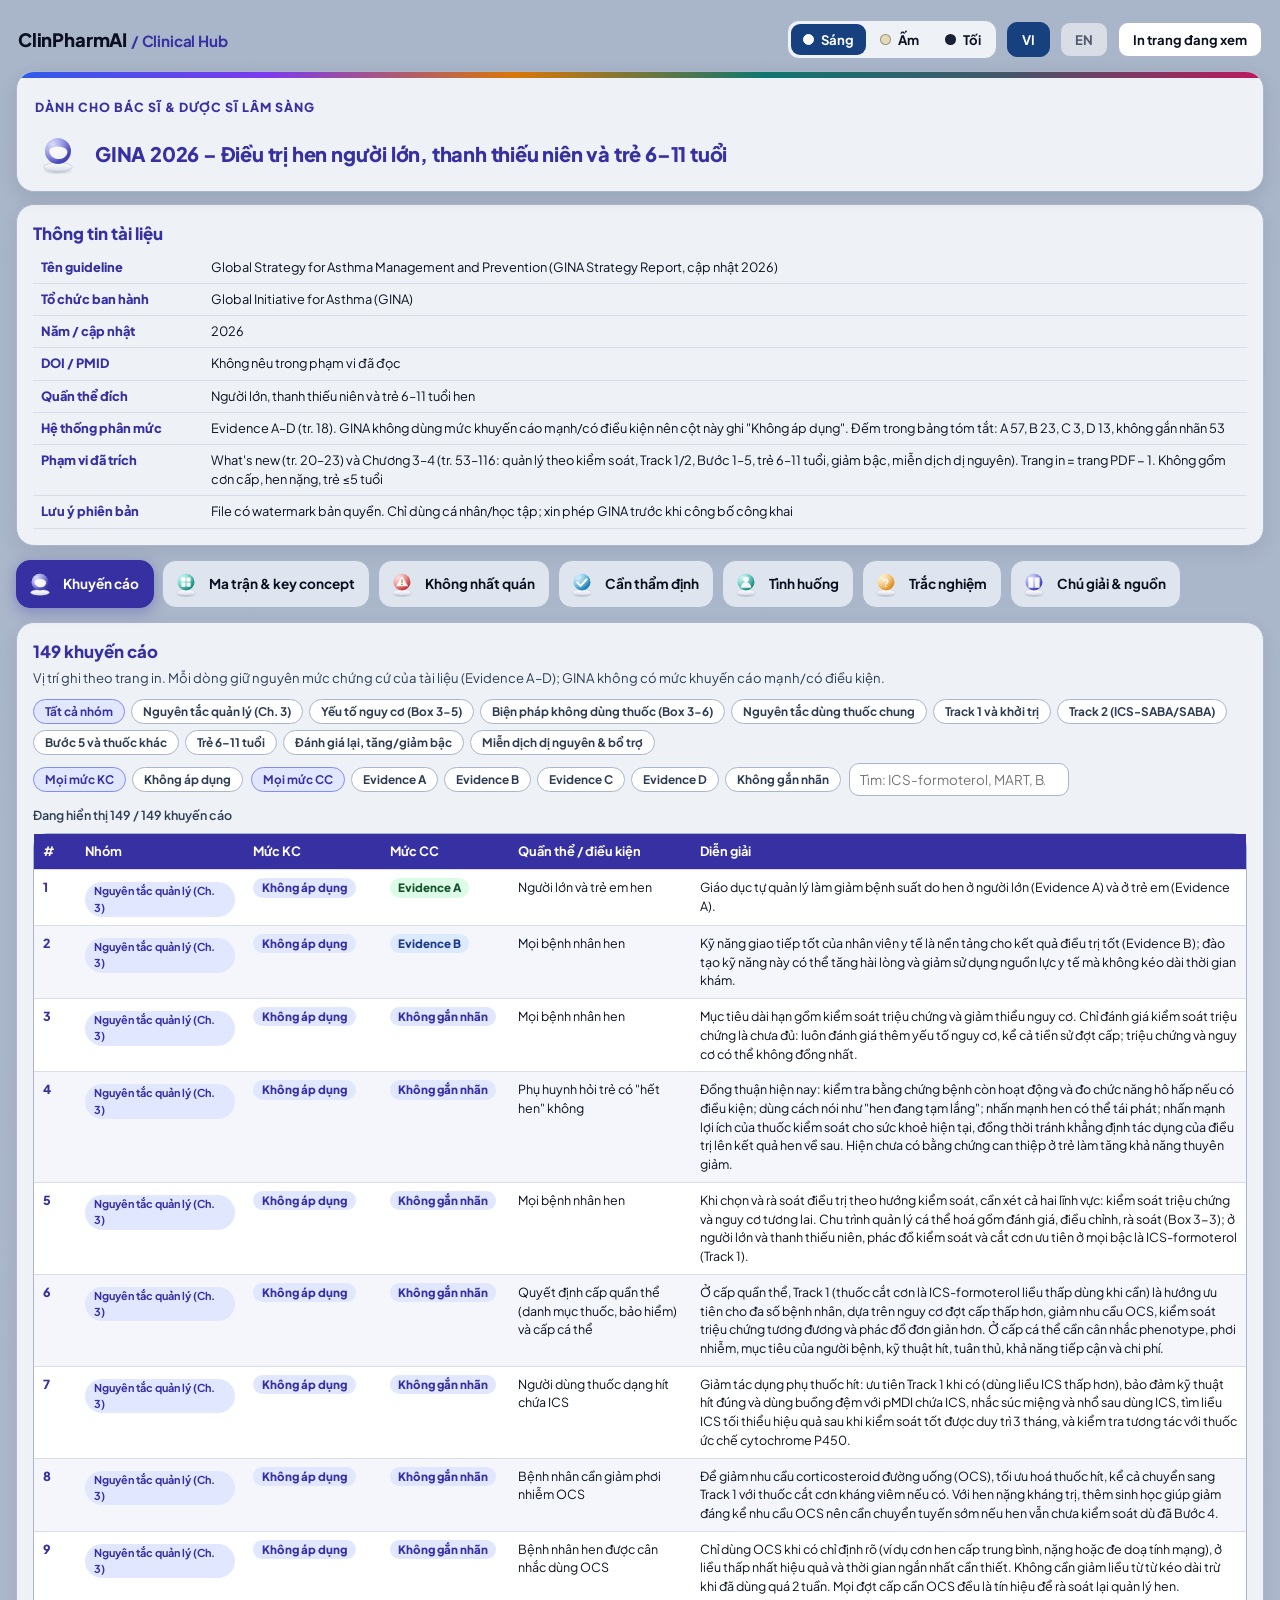
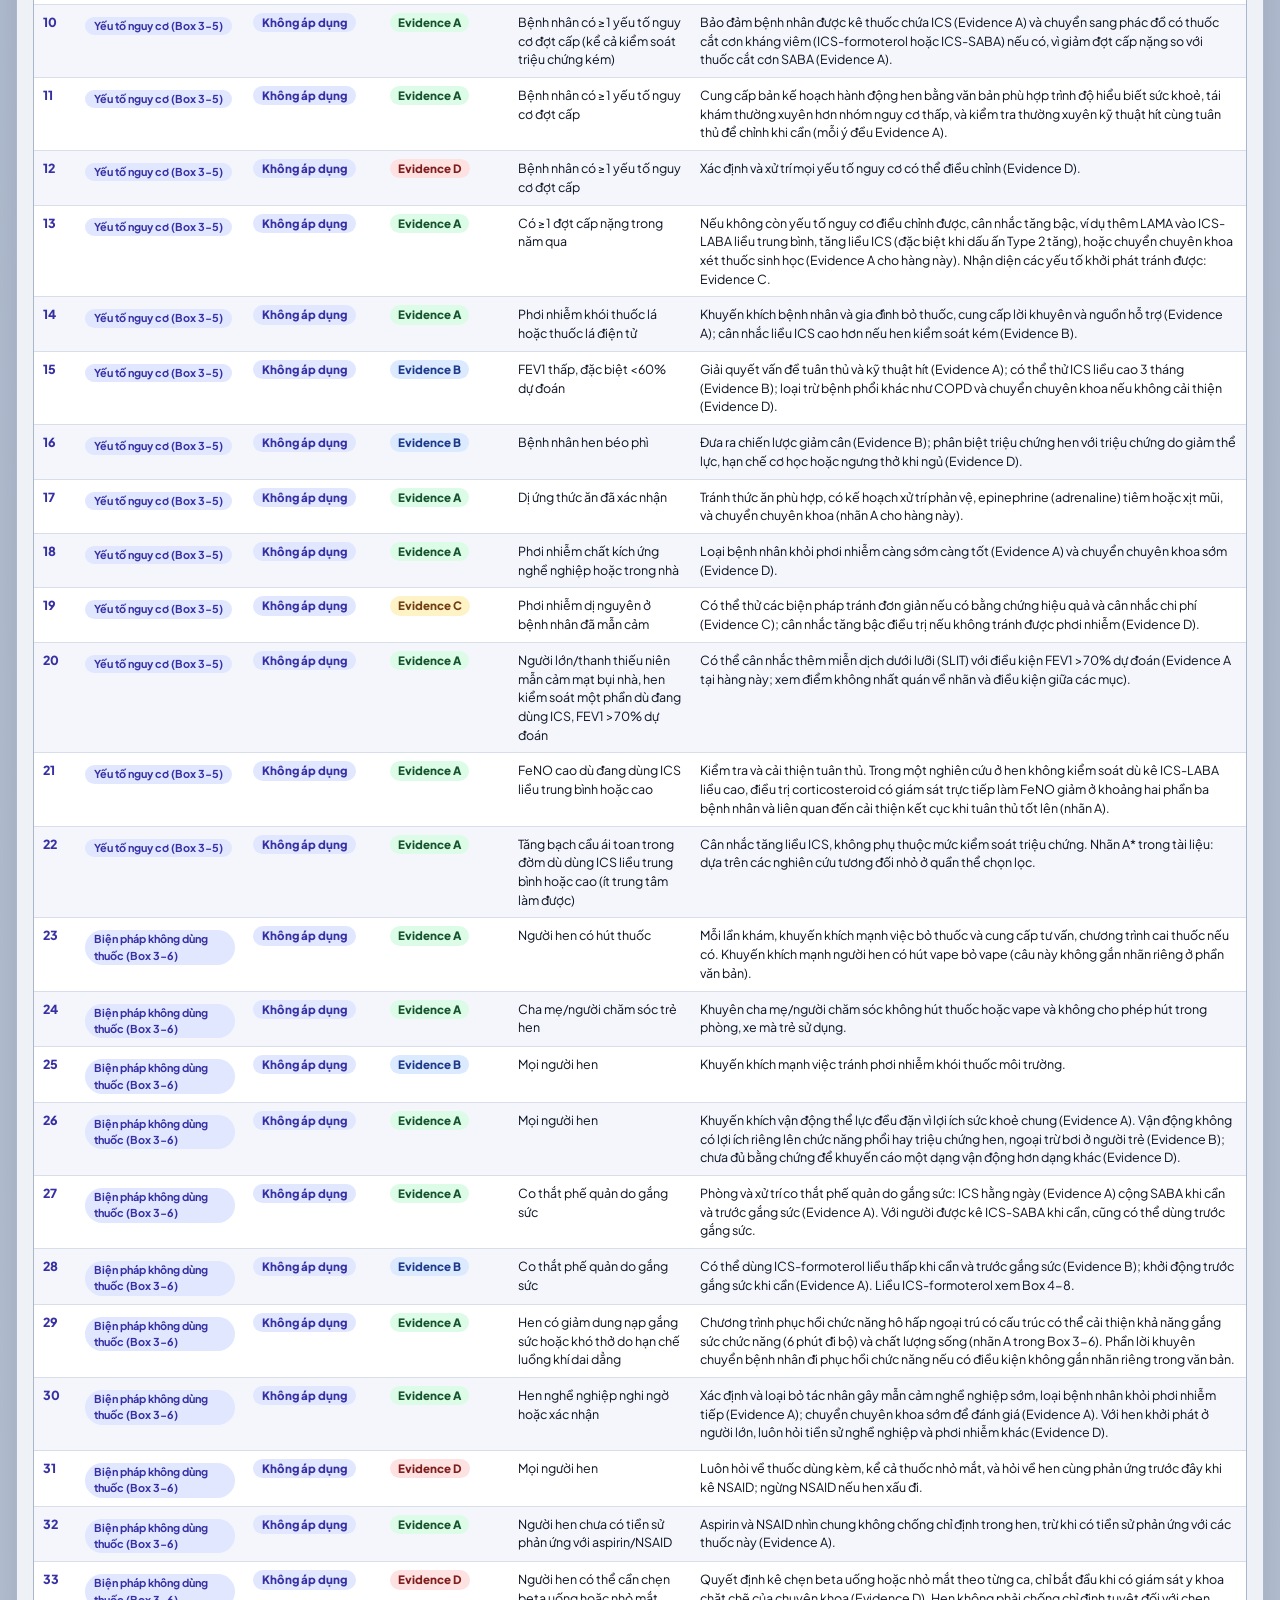
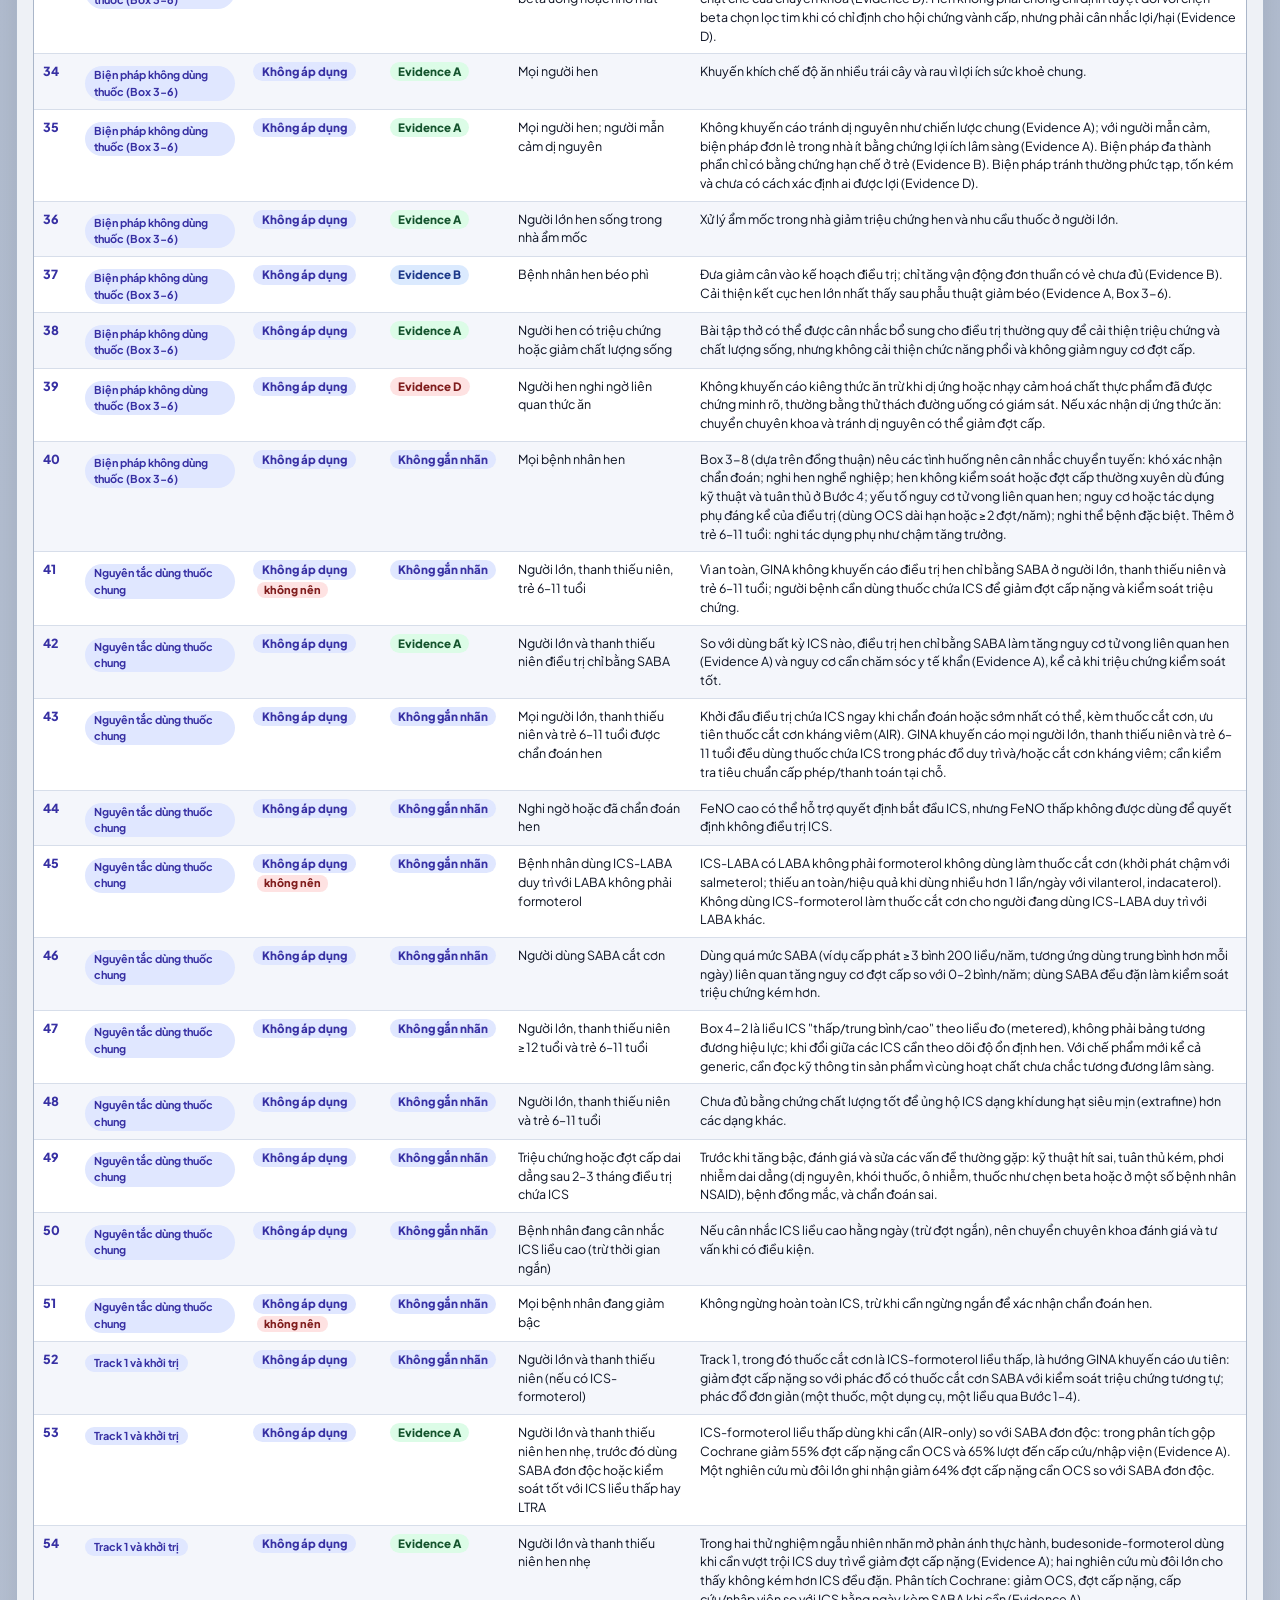
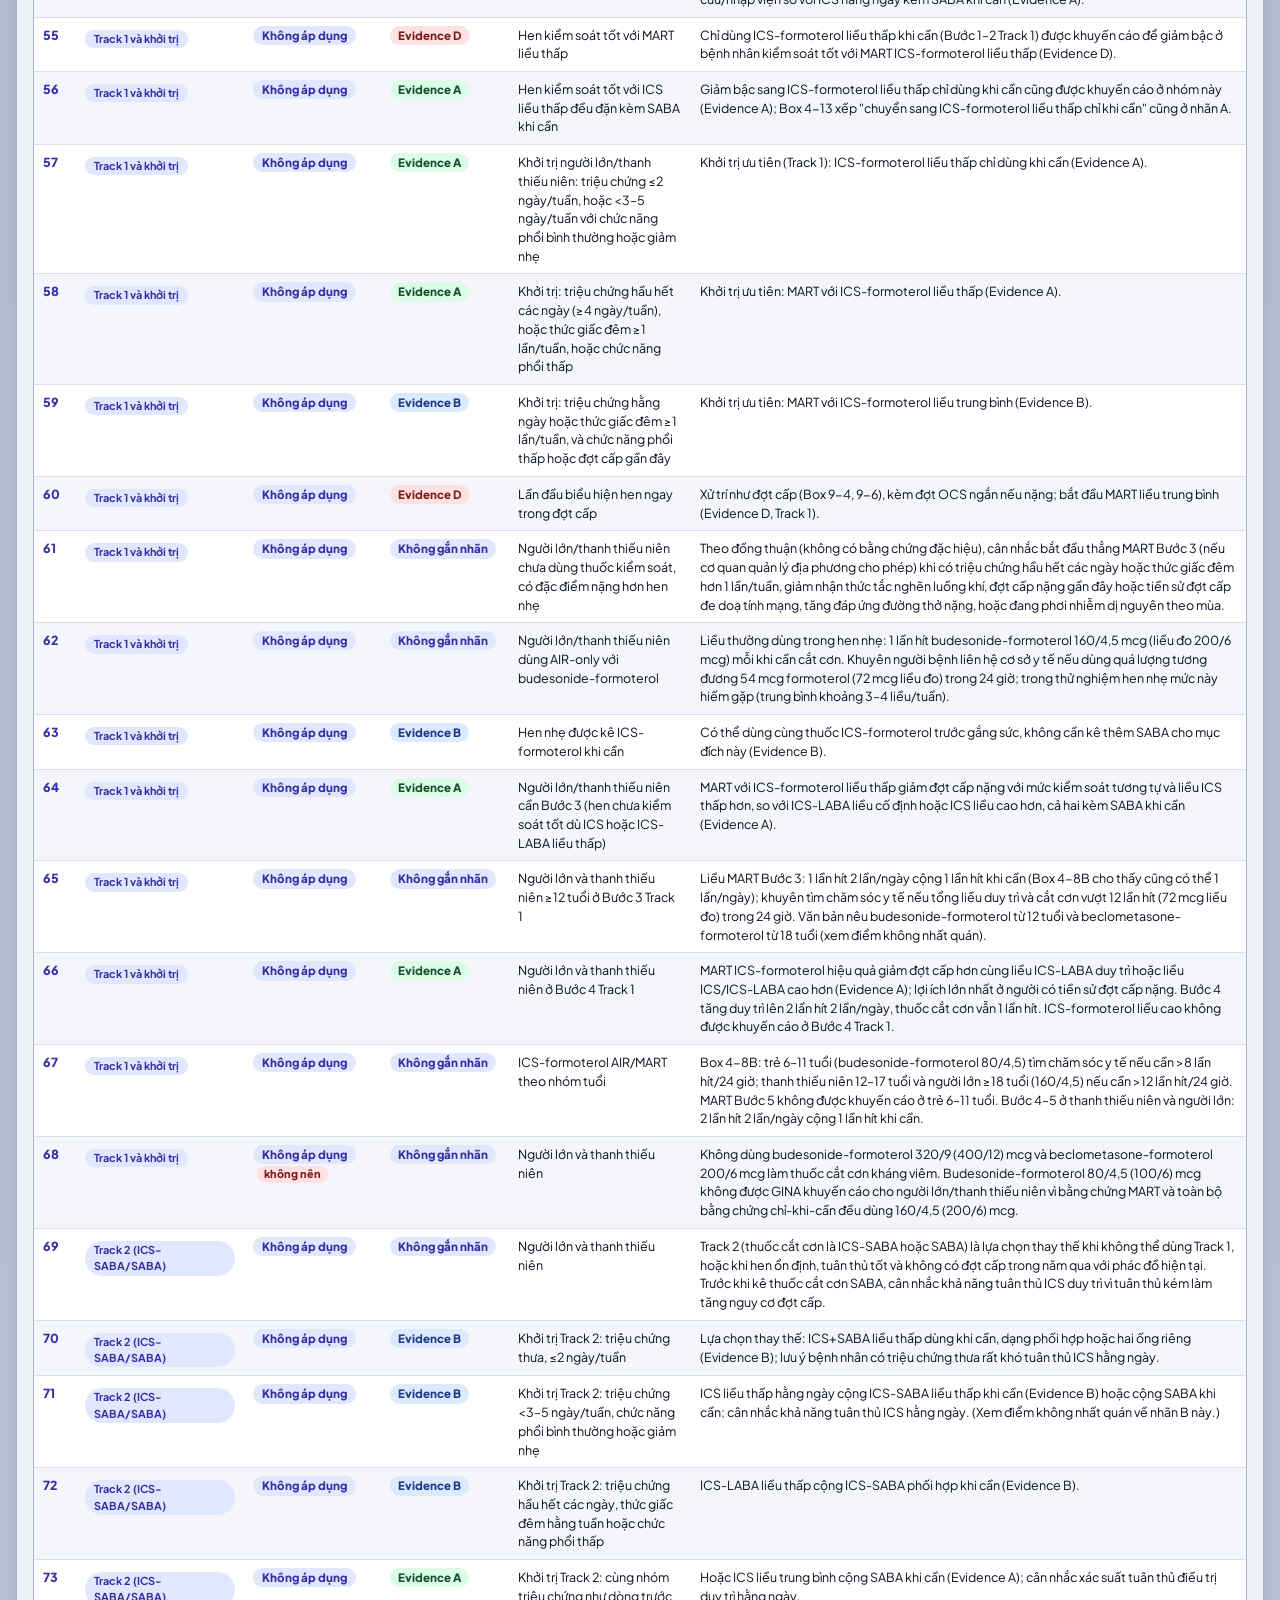
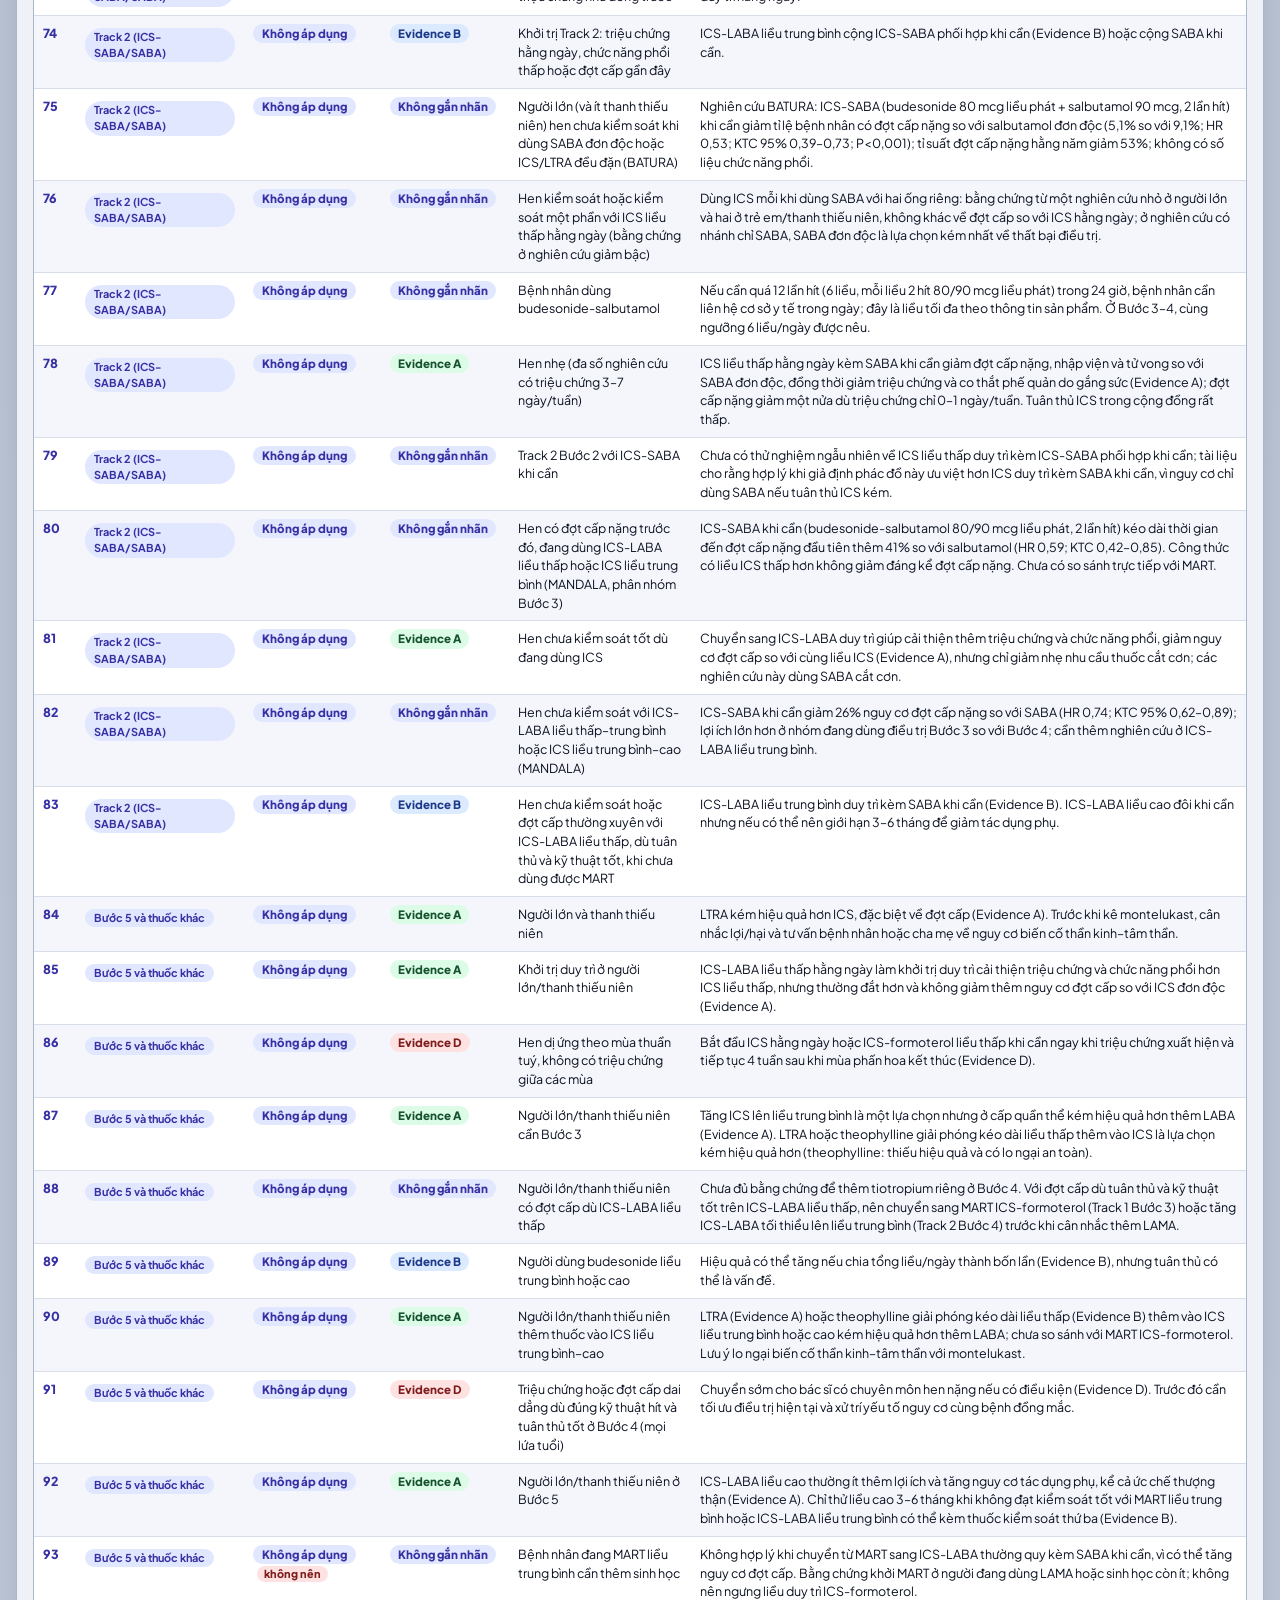
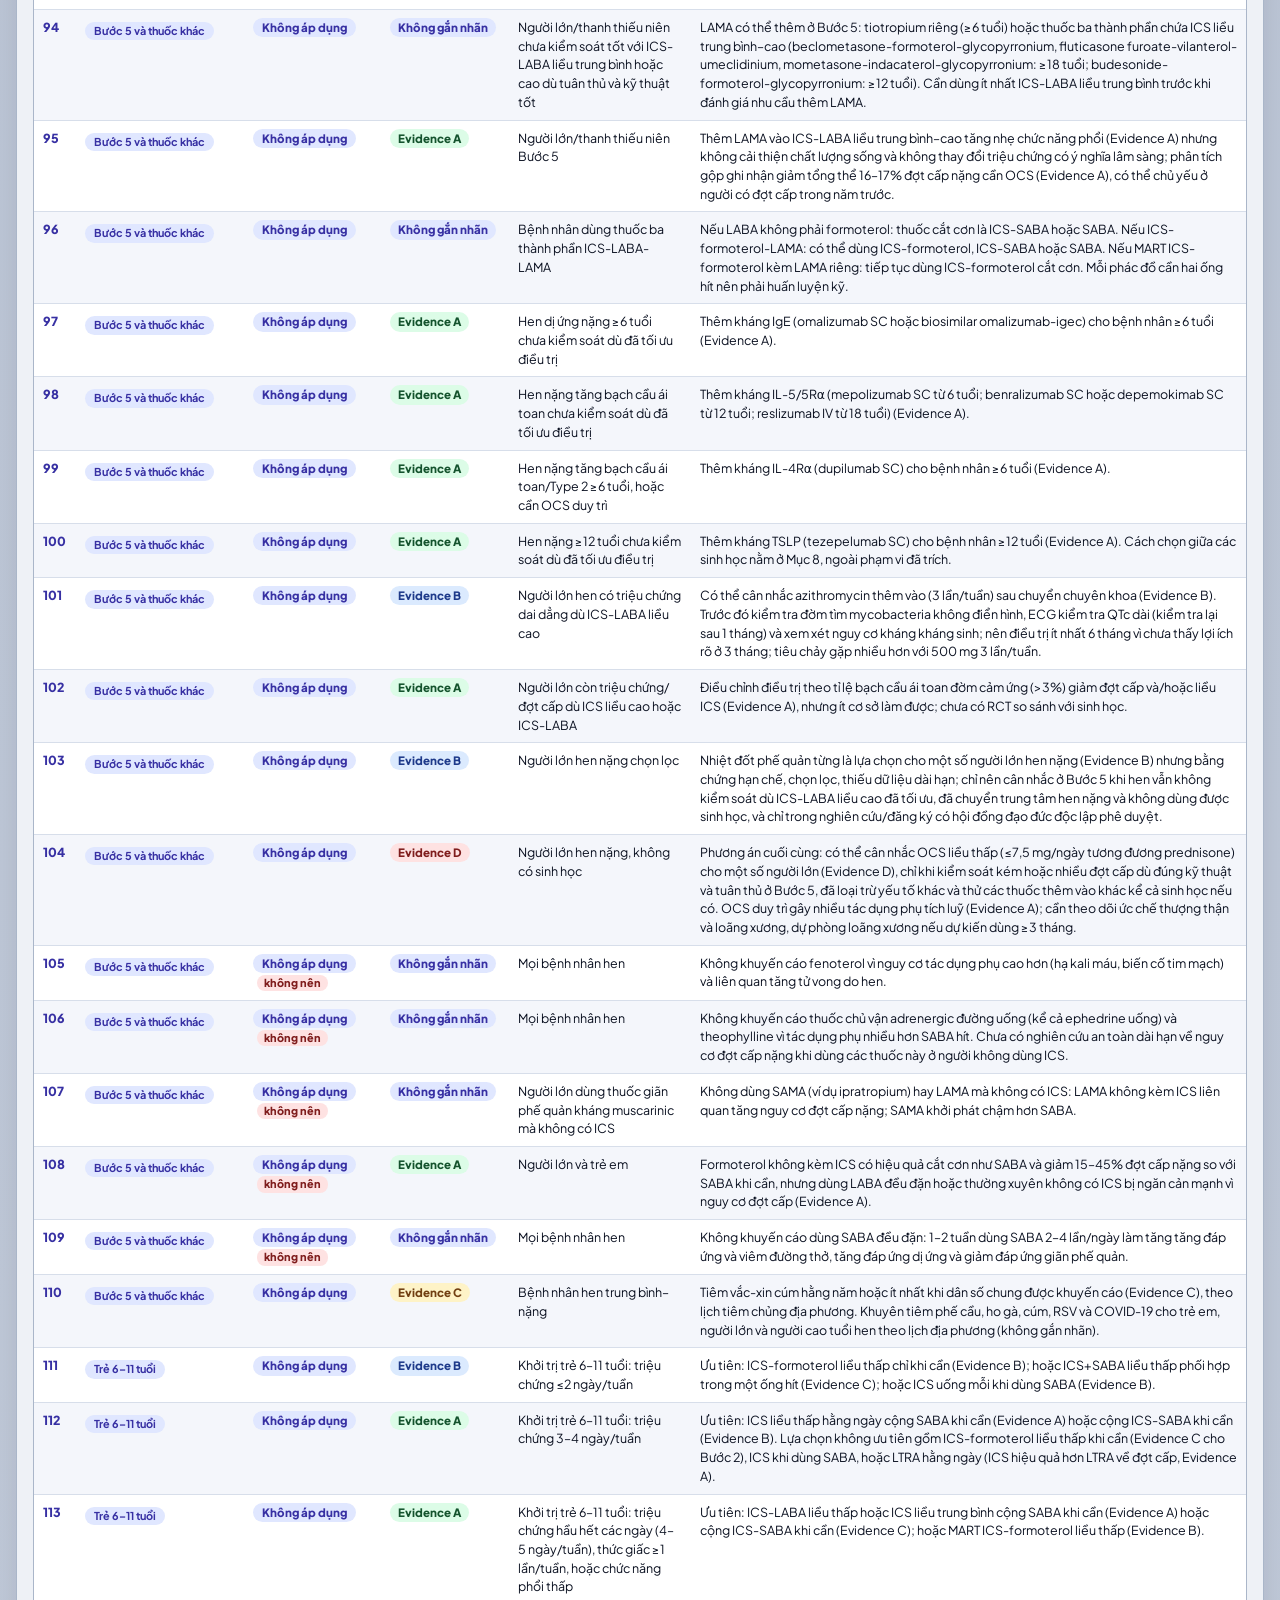
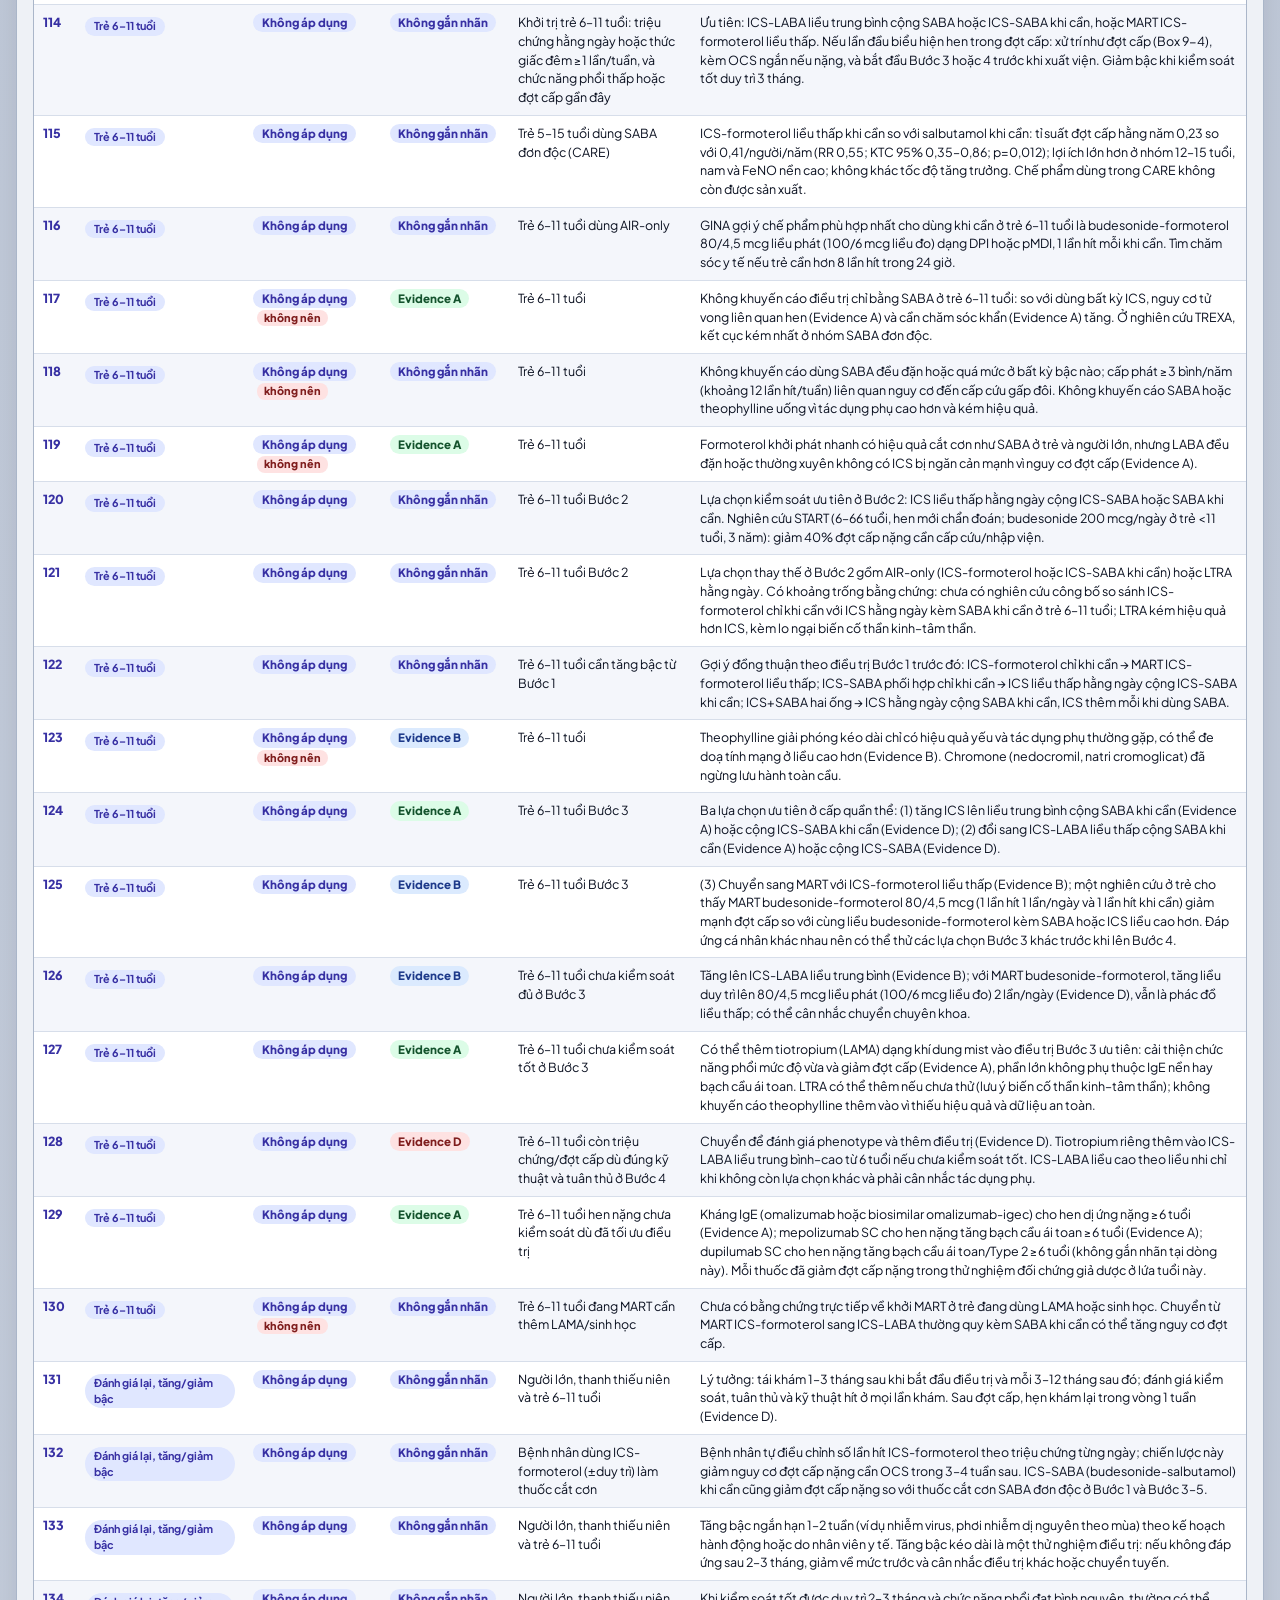
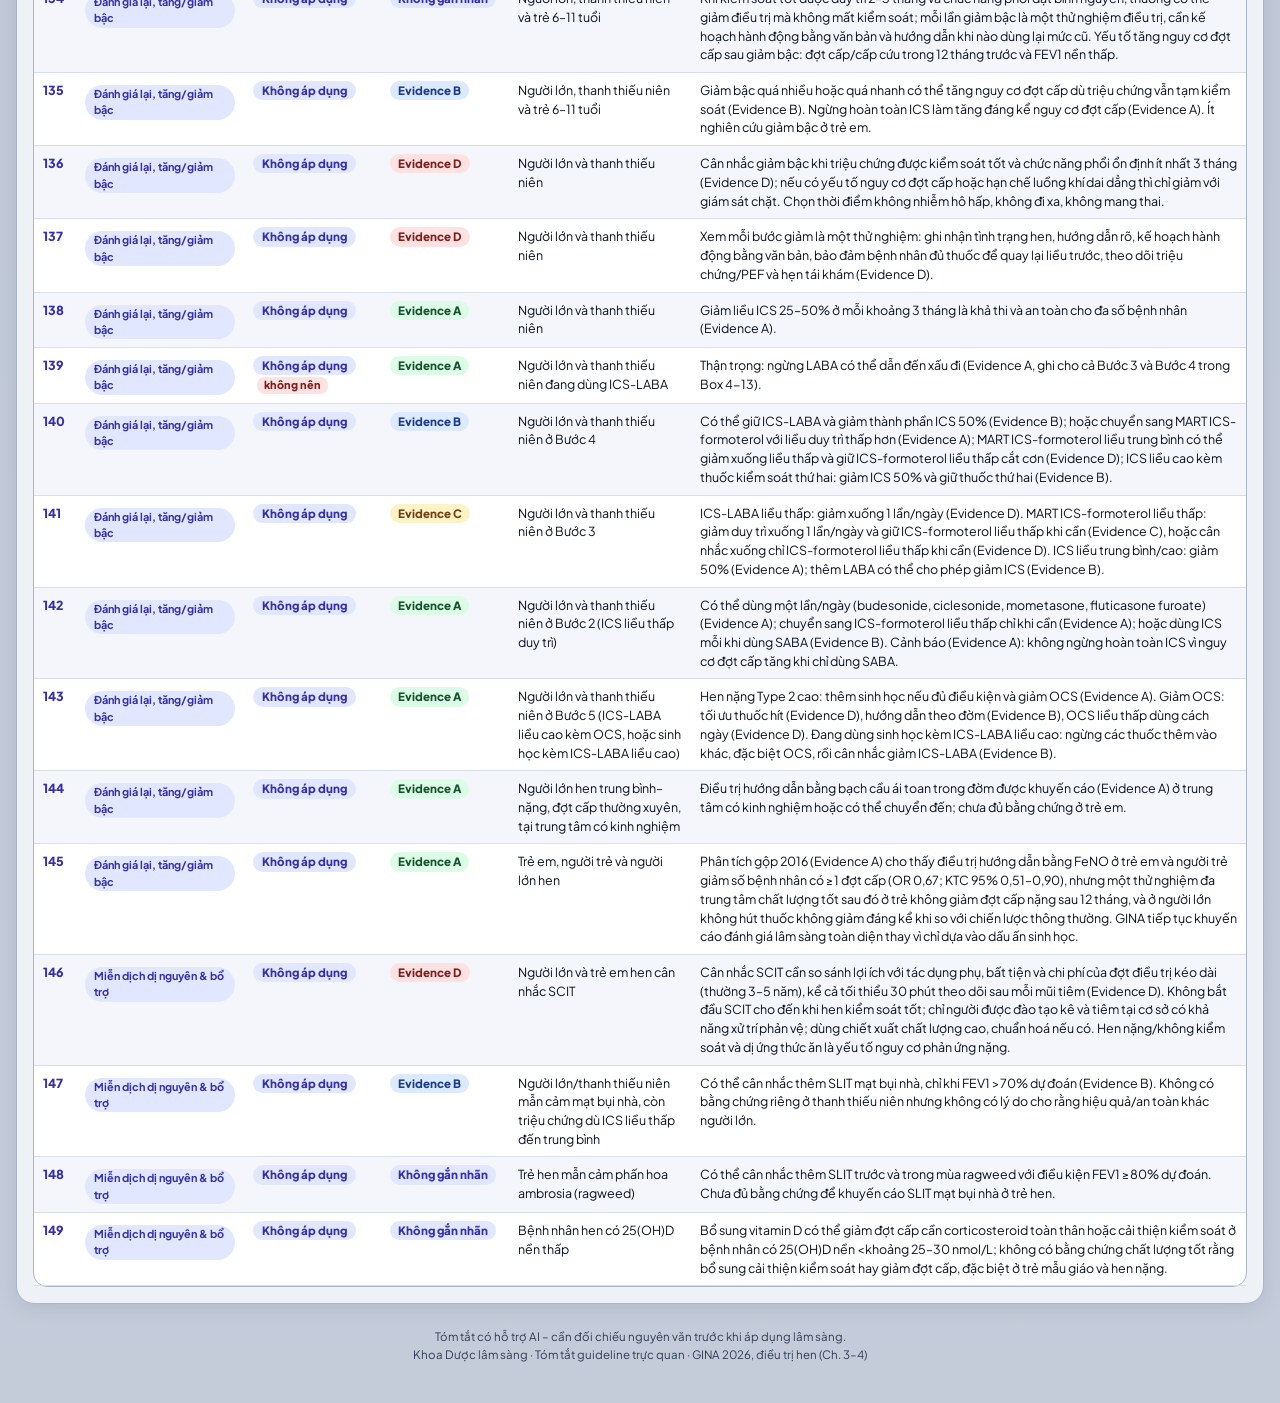
<file: GINA-2026-Ch3-4-tom-tat.html>
<!doctype html>
<html lang="vi" data-theme="light">
<head>
<meta charset="utf-8">
<meta name="viewport" content="width=device-width, initial-scale=1">
<title>GINA 2026 – Điều trị hen người lớn, thanh thiếu niên và trẻ 6–11 tuổi</title>
<meta name="description" content="Tóm tắt trực quan GINA 2026 (What&#x27;s new, Chương 3–4): bảng khuyến cáo giữ nguyên mức chứng cứ, điểm không nhất quán, tình huống, trắc nghiệm.">
<link rel="preconnect" href="https://fonts.googleapis.com">
<link href="https://fonts.googleapis.com/css2?family=Plus+Jakarta+Sans:wght@400;500;600;700;800&display=swap" rel="stylesheet">
<style>
:root{--bg1:#a9b5c9;--bg2:#c4ccda;--card:#eef1f6;--card2:#dfe5ee;--line:#aab6c9;--tx:#0a1020;--mut:#2f3d54;--dim:#4a5a73;
--surf:#fff;--surf2:#f4f6fb;--tnt:#e0e7ff;--tnt2:#eef2ff;--line2:#d7deea;--band:#c7d2fe;--bandt:#1e1b4b;
--g:#15803d;--gb:#dcfce7;--gt:#14532d;--w:#a16207;--wb:#fef3c7;--wt:#713f12;--b:#b91c1c;--bb:#fee2e2;--bt:#7f1d1d;--n:#1d4ed8;--nb:#dbeafe;--nt:#1e3a8a;
--ind:#3730a3;--indt:#3730a3;--navy:#17407e;
--mild:#15803d;--mild-bg:#dcfce7;--mod:#a16207;--mod-bg:#fef3c7;--sev:#b91c1c;--sev-bg:#fee2e2;--life:#5b1030;--life-bg:#f6dce6;}
:root[data-theme="warm"]{--bg1:#e6d8bb;--bg2:#f3ead6;--card:#fbf5e8;--card2:#f0e6d0;--line:#d4c4a1;--tx:#2a2116;--mut:#5a4a33;--dim:#6b5a40;
--surf:#fffdf7;--surf2:#f8f1e1;--tnt:#f1e3c4;--tnt2:#f6ecd5;--line2:#e6d9bb;--band:#e8d6a8;--bandt:#4a3410;
--ind:#8a4b0f;--indt:#7a3f0a;--navy:#7a4a12;--n:#9a3412;}
:root[data-theme="dark"]{--bg1:#0b1220;--bg2:#111a2e;--card:#16213a;--card2:#1e2b4a;--line:#33466b;--tx:#e8edf8;--mut:#b4c0d8;--dim:#93a3c4;
--surf:#1b2a4a;--surf2:#203154;--tnt:#2a3a66;--tnt2:#243457;--line2:#2f4064;--band:#2f3f78;--bandt:#e0e7ff;
--g:#4ade80;--gb:#12361f;--gt:#bbf7d0;--w:#fbbf24;--wb:#3a2d0b;--wt:#fde68a;--b:#f87171;--bb:#3d1620;--bt:#fecaca;--nb:#14284f;--nt:#bfdbfe;--n:#93c5fd;
--ind:#4f46e5;--indt:#c7d2fe;--navy:#3b5bdb;
--mild-bg:#12361f;--mod-bg:#3a2d0b;--sev-bg:#3d1620;--life-bg:#3a1226;}
*{box-sizing:border-box}
html{scroll-behavior:smooth}
body{margin:0;font-family:"Plus Jakarta Sans",system-ui,-apple-system,"Segoe UI",Roboto,sans-serif;color:var(--tx);background:linear-gradient(180deg,var(--bg1),var(--bg2));background-color:var(--bg2);min-height:100vh;line-height:1.5;-webkit-font-smoothing:antialiased}
.wrap{max-width:1360px;margin:0 auto;padding:16px}
header.top{display:flex;gap:14px;align-items:center;flex-wrap:wrap;background:var(--card);border:1px solid var(--line);border-radius:18px;padding:14px 18px;box-shadow:0 6px 20px rgba(10,16,32,.10)}
header.top h1{margin:0;font-size:1.25rem;font-weight:800;color:var(--indt);letter-spacing:-.01em}
header.top p{margin:2px 0 0;font-size:.82rem;color:var(--mut);max-width:860px}
.ico{width:46px;height:46px;flex:none}
.ico svg{width:100%;height:100%;display:block}
.sp{flex:1}
.ainote{margin:12px 0 0;background:var(--wb);border:1px solid #fcd34d;color:var(--wt);border-radius:12px;padding:10px 14px;font-size:.8rem;font-weight:600}
.ainote p{margin:4px 0 0;font-weight:500}
nav.tabs{display:flex;gap:8px;flex-wrap:wrap;margin:14px 0}
nav.tabs button{display:flex;align-items:center;gap:8px;border:1px solid var(--line);background:var(--card2);color:var(--tx);border-radius:14px;padding:8px 14px 8px 8px;font-weight:700;font-size:.85rem;cursor:pointer;font-family:inherit}
nav.tabs button .ico{width:30px;height:30px}
nav.tabs button[aria-selected="true"]{background:var(--ind);color:#fff;border-color:var(--indt);box-shadow:0 4px 14px rgba(55,48,163,.35)}
nav.tabs button:hover:not([aria-selected="true"]){background:var(--surf)}
button:focus-visible,input:focus-visible,select:focus-visible,a:focus-visible{outline:3px solid #818cf8;outline-offset:2px}
.panel{background:var(--card);border:1px solid var(--line);border-radius:18px;padding:16px;box-shadow:0 6px 20px rgba(10,16,32,.08);margin-bottom:14px}
.panel[hidden]{display:none}
.panel h2{margin:0 0 4px;font-size:1.05rem;font-weight:800;color:var(--indt)}
.panel h3{margin:0 0 6px;font-size:.92rem;font-weight:800;color:var(--indt)}
.sub{margin:0 0 12px;color:var(--mut);font-size:.82rem}
.ref{color:var(--n);font-weight:700;font-size:.72rem;display:block;margin-top:2px}
.cnt{font-size:.78rem;color:var(--mut);font-weight:600;margin:0 0 8px}
.filters{display:flex;gap:8px;flex-wrap:wrap;align-items:center;margin-bottom:10px}
.chips{display:flex;gap:6px;flex-wrap:wrap}
.chip{border:1px solid var(--line);background:var(--surf);border-radius:999px;padding:4px 11px;font-size:.74rem;font-weight:700;color:var(--mut);cursor:pointer;font-family:inherit}
.chip[aria-pressed="true"]{background:var(--tnt);color:var(--indt);border-color:#818cf8}
.search{border:1px solid var(--line);border-radius:10px;padding:7px 10px;font-size:.84rem;font-family:inherit;background:var(--surf);color:var(--tx);min-width:220px}
.sr-only{position:absolute;width:1px;height:1px;overflow:hidden;clip:rect(0 0 0 0)}
.tw{border:1px solid var(--line);border-radius:14px;background:var(--surf)}
.tw .sc{overflow-x:visible}
table.rs{width:100%;border-collapse:collapse;font-size:.78rem}
table.rs th,table.rs td{padding:8px 9px;vertical-align:top;overflow-wrap:anywhere;border-bottom:1px solid var(--line2);text-align:left}
table.rs thead th{background:var(--ind);color:#fff;font-size:.8rem}
table.rs tbody tr:nth-child(even) td{background:var(--surf2)}
td.num{font-weight:800;color:var(--indt);width:42px}
td.drug{min-width:130px;overflow-wrap:normal!important}
td.drug b{color:var(--indt)}
#td td.num,#td th:nth-child(2){width:120px}
#td td.num{white-space:normal}
.grp{display:inline-block;margin-top:4px;background:var(--tnt);color:var(--indt);border-radius:999px;padding:1px 9px;font-size:.68rem;font-weight:700}
.ev{display:inline-block;min-width:24px;text-align:center;border-radius:999px;padding:1px 8px;font-weight:800;font-size:.72rem;margin-right:4px}
.ev.A{background:var(--gb);color:var(--gt)}.ev.D{background:var(--nb);color:var(--nt)}.ev.B{background:var(--wb);color:var(--wt)}
.evn{display:block;font-size:.72rem;color:var(--mut);margin-top:4px}
.empty{text-align:center;color:var(--mut);padding:18px!important}
.flag{display:inline-block;margin-top:4px;background:var(--wb);border:1px solid #fcd34d;color:var(--wt);border-radius:8px;padding:2px 8px;font-size:.72rem;font-weight:700}
.cap{display:inline-block;background:var(--bb);color:var(--bt);border-radius:8px;padding:2px 8px;font-weight:800;font-size:.74rem}
.chipcn{display:inline-block;background:var(--wb);color:var(--wt);border:1px solid #fcd34d;border-radius:999px;padding:1px 9px;font-size:.7rem;font-weight:800}

/* thang mức độ */
.ladder{display:grid;grid-template-columns:repeat(4,1fr);gap:8px;margin-bottom:10px}
.step{border:2px solid var(--line);background:var(--surf);border-radius:14px;padding:9px 10px;cursor:pointer;font-family:inherit;text-align:left;color:var(--tx)}
.step .nm{display:block;font-weight:800;font-size:.9rem}
.step .mt{display:block;font-size:.72rem;color:var(--mut);font-weight:600}
.step[data-k="nhe"]{--c:var(--mild)}.step[data-k="vua"]{--c:var(--mod)}.step[data-k="nang"]{--c:var(--sev)}.step[data-k="doa"]{--c:var(--life)}
.step[aria-pressed="true"]{border-color:var(--c);background:var(--c);color:#fff;box-shadow:0 4px 14px rgba(10,16,32,.25)}
.step[aria-pressed="true"] .mt{color:#fff}
.sevpanel{display:grid;grid-template-columns:1fr 1fr;gap:14px;border:2px solid var(--c);background:var(--surf);border-radius:14px;padding:12px 14px;border-left-width:8px}
.sevpanel .rule,.sevpanel .where{font-size:.78rem;color:var(--mut);margin:0 0 8px;font-weight:600}
dl.signs{margin:0;display:grid;grid-template-columns:150px 1fr;gap:4px 10px;font-size:.78rem}
dl.signs dt{font-weight:800;color:var(--indt)}dl.signs dd{margin:0}
ul.acts{margin:0;padding-left:18px;font-size:.8rem}ul.acts li{margin-bottom:6px}

/* ma trận nhanh */
.qmw{overflow-x:auto}
.qm{width:100%;min-width:760px;table-layout:fixed;border-collapse:separate;border-spacing:4px;font-size:.78rem}
.qm th{background:var(--ind);color:#fff;padding:8px;border-radius:8px}
.qm td.lab{background:var(--card2);font-weight:800;color:var(--indt);padding:8px;border-radius:8px;width:16%}
.qm td.q{padding:8px;border-radius:8px;overflow-wrap:anywhere;font-weight:600;border:1px solid rgba(10,16,32,.10)}
.qg{background:var(--gb);color:var(--gt)}.qw{background:var(--wb);color:var(--wt)}.qb{background:var(--bb);color:var(--bt)}.qn{background:var(--nb);color:var(--nt)}.qd{background:#7f1d1d;color:#fff}
.legend{display:flex;gap:8px;flex-wrap:wrap;margin:10px 0 0;font-size:.76rem;font-weight:700;align-items:center}
.legend span.k{padding:3px 10px;border-radius:999px;border:1px solid rgba(10,16,32,.12)}
.legend a{color:var(--n);text-decoration:underline}

/* đường đi */
.path{display:grid;grid-template-columns:repeat(4,1fr);gap:10px;margin-bottom:12px}
.stage{background:var(--surf);border:1px solid var(--line);border-radius:14px;padding:10px 12px}
.stage .n{display:inline-flex;width:26px;height:26px;border-radius:50%;background:var(--ind);color:#fff;font-weight:800;align-items:center;justify-content:center;font-size:.8rem;margin-bottom:4px}
.stage ul,.gate ul,.box ul,.admit ul{margin:6px 0 0;padding-left:16px;font-size:.78rem}
.stage li,.gate li,.box li,.admit li{margin-bottom:4px}
.gates{display:grid;grid-template-columns:repeat(3,1fr);gap:10px;margin-bottom:12px}
.gate{border-radius:14px;padding:10px 12px;border:2px solid var(--line);background:var(--surf)}
.gate.ok{border-color:var(--g);background:var(--gb)}.gate.part{border-color:#d97706;background:var(--wb)}.gate.bad{border-color:var(--b);background:var(--bb)}
.admit{background:var(--surf);border:2px dashed var(--b);border-radius:14px;padding:10px 14px;margin-bottom:12px}
.cols{display:grid;grid-template-columns:repeat(3,1fr);gap:10px}
.box{background:var(--surf);border:2px solid var(--b);border-radius:14px;padding:10px 12px}
.box.alt{border-color:#d97706}.box.dk{border-color:var(--indt)}

/* công cụ liều */
.form{display:grid;grid-template-columns:repeat(auto-fit,minmax(170px,1fr));gap:10px;margin-bottom:12px}
.form label{display:flex;flex-direction:column;gap:3px;font-size:.74rem;font-weight:700;color:var(--mut)}
.form input,.form select{border:1px solid var(--line);border-radius:10px;padding:8px 10px;font-size:.88rem;font-family:inherit;background:var(--surf);color:var(--tx)}
.est{display:flex;gap:10px;flex-wrap:wrap;margin:8px 0 14px}
.est div{background:var(--tnt);border-radius:12px;padding:8px 14px;font-weight:800;color:var(--indt);font-size:.86rem}
.est small{display:block;font-weight:600;color:var(--mut);font-size:.7rem}
.res{display:grid;grid-template-columns:repeat(auto-fit,minmax(270px,1fr));gap:10px}
.rc{border-radius:14px;padding:12px;border:2px solid var(--c);background:var(--surf)}
.rc h3{margin:0 0 6px;font-size:.88rem;font-weight:800;color:var(--c)}
.badge{display:inline-block;padding:2px 10px;border-radius:999px;font-size:.7rem;font-weight:800;margin-bottom:6px}
.s-ok{background:var(--gb);color:var(--gt)}.s-warn{background:var(--wb);color:var(--wt)}.s-na{background:var(--nb);color:var(--nt)}
.rc .dose{font-weight:800;font-size:.9rem;margin-bottom:6px}
.rc ul{margin:0;padding-left:16px;font-size:.76rem;color:var(--mut)}
.disc{font-size:.76rem;color:var(--mut);margin-top:10px}
.warn{background:var(--wb);border:1px solid #fcd34d;color:var(--wt);border-radius:10px;padding:8px 12px;font-size:.8rem;font-weight:600}

/* tình huống */
.cases{display:grid;gap:12px}
.case{background:var(--surf);border:1px solid var(--line);border-radius:14px;padding:12px 14px}
.case h3{margin:0 0 8px;font-size:.92rem;color:var(--indt);font-weight:800}
.case .row{display:grid;grid-template-columns:120px 1fr;gap:8px;font-size:.8rem;padding:4px 0;border-top:1px dashed var(--line2)}
.case .row b{font-weight:800}
.case .row.p b{color:var(--g)}.case .row.a b{color:var(--w)}.case .row.x b{color:var(--b)}.case .row.y b{color:var(--indt)}

/* trắc nghiệm */
.qh{font-weight:800;font-size:.95rem;margin:6px 0 10px}
.opt{display:block;width:100%;text-align:left;border:2px solid var(--line);background:var(--surf);border-radius:12px;padding:9px 12px;margin-bottom:8px;font-weight:600;font-size:.84rem;cursor:pointer;font-family:inherit;color:var(--tx)}
.opt:hover:not([disabled]){border-color:#818cf8;background:var(--tnt2)}
.opt.ok{border-color:var(--g);background:var(--gb)}.opt.no{border-color:var(--b);background:var(--bb)}
.expl{background:var(--tnt2);border-left:4px solid var(--ind);padding:8px 12px;border-radius:8px;font-size:.8rem;margin:8px 0}
.btn{border:0;background:var(--ind);color:#fff;border-radius:12px;padding:8px 18px;font-weight:800;font-size:.84rem;cursor:pointer;font-family:inherit}
.btn.alt{background:var(--surf);color:var(--indt);border:1px solid var(--ind)}

/* chú giải, nguồn */
.sec ol{margin:0;padding-left:18px;font-size:.8rem}
table.gl{width:100%;table-layout:fixed;border-collapse:collapse;font-size:.76rem;margin-bottom:12px}
table.gl th,table.gl td{border-bottom:1px solid var(--line2);padding:6px 8px;text-align:left;vertical-align:top;overflow-wrap:anywhere}
table.gl th{background:var(--band);color:var(--bandt)}
table.gl td:first-child{font-weight:800;color:var(--indt);width:16%}
.two{display:grid;grid-template-columns:1.2fr 1fr;gap:14px;font-size:.8rem}
.two ul{margin:0;padding-left:18px}.two li{margin-bottom:5px}
.refs{font-size:.76rem;color:var(--mut);list-style:none;padding-left:0!important}
footer{font-size:.72rem;color:var(--mut);text-align:center;padding:10px 0 24px}

@media(max-width:900px){
 .ladder{grid-template-columns:repeat(2,1fr)}.path,.cols,.gates,.two,.sevpanel{grid-template-columns:1fr}
 .case .row{grid-template-columns:1fr}dl.signs{grid-template-columns:120px 1fr}
 .tw{overflow-x:auto}table.rs{min-width:640px}
}
@media(max-width:640px){.wrap{padding:10px}.search{min-width:0;width:100%}}
@media(prefers-reduced-motion:reduce){html{scroll-behavior:auto}}
@media print{nav.tabs,.filters,.ladder,.btn{display:none}body{background:var(--surf)}.panel{break-inside:avoid-page}}

html[data-theme="dark"] .rc h3{color:var(--indt)}
html[data-theme="dark"] .ico svg{filter:brightness(.95)}

/* thanh trên cùng */
.topbar{display:flex;align-items:center;gap:10px;flex-wrap:wrap;padding:4px 2px 12px}
.brand{font-weight:800;font-size:1.15rem;color:var(--tx);letter-spacing:-.01em}
.brand span{color:var(--indt);font-size:.95rem;font-weight:700;margin-left:4px}
.seg{display:flex;gap:2px;border:1px solid var(--line);background:var(--card);border-radius:12px;padding:3px}
.seg button{border:0;background:transparent;border-radius:9px;padding:7px 12px;font-weight:700;font-size:.82rem;display:flex;align-items:center;gap:7px;color:var(--tx);cursor:pointer;font-family:inherit}
.seg button[aria-pressed="true"]{background:var(--navy);color:#fff}
.seg .dot{width:11px;height:11px;border-radius:50%;border:1px solid rgba(10,16,32,.35);display:inline-block}
.dot.l{background:#fff}.dot.w{background:#e6d9b8}.dot.d{background:#1a2238}
.seg button[aria-pressed="true"] .dot{border-color:#fff}
.pb{border:1px solid var(--line);background:var(--surf);border-radius:10px;padding:8px 14px;font-weight:700;font-size:.82rem;color:var(--tx);cursor:pointer;font-family:inherit}
.pb[aria-pressed="true"]{background:var(--navy);color:#fff;border-color:var(--navy)}
.pb:disabled{opacity:.55;cursor:not-allowed}
.pb:hover:not(:disabled):not([aria-pressed="true"]){background:var(--tnt2)}
header.top{position:relative;overflow:hidden;padding-top:26px}
header.top::before{content:"";position:absolute;left:0;right:0;top:0;height:6px;background:linear-gradient(90deg,#2f5bea,#7c3aed,#d97706,#0f766e,#475569,#be185d)}
.eyebrow{width:100%;font-size:.78rem;font-weight:800;letter-spacing:.08em;text-transform:uppercase;color:var(--indt)}

.docinfo{margin-top:12px}
.docinfo dl{margin:6px 0 0;display:grid;grid-template-columns:170px 1fr;gap:0;font-size:.8rem}
.docinfo dt,.docinfo dd{margin:0;padding:6px 8px;border-bottom:1px solid var(--line2)}
.docinfo dt{font-weight:800;color:var(--indt)}
.ainote{font-size:.84rem}
@media(max-width:640px){.docinfo dl{grid-template-columns:1fr}.docinfo dt{border-bottom:0;padding-bottom:0}}
@media print{.topbar{display:none}html[data-theme]{--bg1:#a9b5c9;--bg2:#c4ccda;--card:#eef1f6;--card2:#dfe5ee;--line:#aab6c9;--tx:#0a1020;--mut:#2f3d54;--dim:#4a5a73;--surf:#fff;--surf2:#f4f6fb;--tnt:#e0e7ff;--tnt2:#eef2ff;--line2:#d7deea;--band:#c7d2fe;--bandt:#1e1b4b;--g:#15803d;--gb:#dcfce7;--gt:#14532d;--w:#a16207;--wb:#fef3c7;--wt:#713f12;--b:#b91c1c;--bb:#fee2e2;--bt:#7f1d1d;--n:#1d4ed8;--nb:#dbeafe;--nt:#1e3a8a;--ind:#3730a3;--indt:#3730a3;--navy:#17407e;--mild:#15803d;--mild-bg:#dcfce7;--mod:#a16207;--mod-bg:#fef3c7;--sev:#b91c1c;--sev-bg:#fee2e2;--life:#5b1030;--life-bg:#f6dce6;--bg1:#fff;--bg2:#fff}}

/* bổ sung cho trang ACG */
.st{display:inline-block;border-radius:999px;padding:1px 9px;font-weight:800;font-size:.72rem}
.st.S{background:var(--gb);color:var(--gt)}.st.C{background:var(--wb);color:var(--wt)}
.ev.mod{background:var(--nb);color:var(--nt)}.ev.low{background:var(--tnt);color:var(--indt)}.ev.vlow{background:var(--bb);color:var(--bt)}
.neg{display:inline-block;margin-left:4px;background:var(--bb);color:var(--bt);border-radius:8px;padding:0 7px;font-size:.68rem;font-weight:800}
tr.hl td{outline:2px solid #818cf8;outline-offset:-2px;background:var(--tnt2)!important}
.mx{display:grid;grid-template-columns:110px 1fr 1fr;gap:6px;font-size:.78rem}
.mx>div{border-radius:10px;padding:8px}
.mx .h{background:var(--ind);color:#fff;font-weight:800;text-align:center}
.mx .r{background:var(--card2);color:var(--indt);font-weight:800;display:flex;align-items:center}
.mx .c{background:var(--surf);border:1px solid var(--line2);display:flex;gap:5px;flex-wrap:wrap;align-content:flex-start;min-height:54px}
.mx .c.S{background:var(--gb)}.mx .c.C{background:var(--wb)}
.rb{border:1px solid rgba(10,16,32,.2);background:var(--surf);color:var(--tx);border-radius:8px;padding:2px 9px;font-weight:800;font-size:.76rem;cursor:pointer;font-family:inherit}
.rb:hover{background:var(--tnt)}
.ico3{display:block;width:100%;height:100%}
.note{font-size:.78rem;color:var(--mut);margin:6px 0 0}
.lbl{font-size:.74rem;font-weight:800;color:var(--indt)}
.calc2{display:grid;grid-template-columns:1fr 1fr;gap:14px}
@media(max-width:900px){.calc2{grid-template-columns:1fr}.mx{grid-template-columns:80px 1fr 1fr}}
table.rs td.vt{min-width:150px}
.st,.ev{white-space:nowrap}
table.rs td.nw{min-width:96px;overflow-wrap:normal}

.tg{background:var(--gb);color:var(--gt)}.tw2{background:var(--wb);color:var(--wt)}.tb{background:var(--bb);color:var(--bt)}.tn{background:var(--nb);color:var(--nt)}.ti{background:var(--tnt);color:var(--indt)}
.mx .c.tg{background:var(--gb)}.mx .c.tw2{background:var(--wb)}.mx .c.tb{background:var(--bb)}.mx .c.tn{background:var(--nb)}.mx .c.ti{background:var(--tnt2)}
</style>
</head>
<body>
<svg width="0" height="0" style="position:absolute" aria-hidden="true"><defs>

<linearGradient id="g-ped" x1="0" y1="0" x2="0" y2="1"><stop offset="0" stop-color="#ffffff"/><stop offset="1" stop-color="#d9deea"/></linearGradient>
<linearGradient id="g-ind" x1="0" y1="0" x2="1" y2="1"><stop offset="0" stop-color="#818cf8"/><stop offset="1" stop-color="#3730a3"/></linearGradient>
<linearGradient id="g-teal" x1="0" y1="0" x2="1" y2="1"><stop offset="0" stop-color="#5eead4"/><stop offset="1" stop-color="#0f766e"/></linearGradient>
<linearGradient id="g-amb" x1="0" y1="0" x2="1" y2="1"><stop offset="0" stop-color="#fde68a"/><stop offset="1" stop-color="#d97706"/></linearGradient>
<linearGradient id="g-blu" x1="0" y1="0" x2="1" y2="1"><stop offset="0" stop-color="#7dd3fc"/><stop offset="1" stop-color="#0369a1"/></linearGradient>
<linearGradient id="g-red" x1="0" y1="0" x2="1" y2="1"><stop offset="0" stop-color="#fca5a5"/><stop offset="1" stop-color="#b91c1c"/></linearGradient>
<radialGradient id="r-sh" cx=".5" cy=".5" r=".5"><stop offset="0" stop-color="#0a1020" stop-opacity=".28"/><stop offset="1" stop-color="#0a1020" stop-opacity="0"/></radialGradient>
<radialGradient id="r-hi" cx=".3" cy=".25" r=".7"><stop offset="0" stop-color="#fff" stop-opacity=".75"/><stop offset="1" stop-color="#fff" stop-opacity="0"/></radialGradient>


</defs></svg>
<div class="wrap">
<div class="topbar">
  <div class="brand" id="brand"></div>
  <div class="sp"></div>
  <div class="seg" role="group" aria-label="Chế độ nền">
    <button type="button" data-th="light" aria-pressed="true"><span class="dot l"></span>Sáng</button>
    <button type="button" data-th="warm" aria-pressed="false"><span class="dot w"></span>Ấm</button>
    <button type="button" data-th="dark" aria-pressed="false"><span class="dot d"></span>Tối</button>
  </div>
  <button type="button" class="pb" aria-pressed="true" id="lang-vi">VI</button>
  <button type="button" class="pb" id="lang-en" disabled title="Bản tiếng Anh chưa có">EN</button>
  <button type="button" class="pb" id="print-btn">In trang đang xem</button>
</div>
<header class="top">
  <div class="eyebrow" id="eyebrow"></div>
  <div class="ico" id="hico"></div>
  <div><h1 id="h1"></h1></div>
</header>
<section class="panel docinfo" aria-label="Thông tin tài liệu">
  <h2>Thông tin tài liệu</h2>
  <dl id="docdl"></dl>
</section>
<noscript><p class="ainote">Trang này cần bật JavaScript để hiển thị bảng, bộ lọc và công cụ tính.</p></noscript>
<nav class="tabs" id="tabs" role="tablist" aria-label="Nội dung"></nav>

<div class="panel" id="p-rec" role="tabpanel">
  <h2 id="rec-h"></h2>
  <p class="sub" id="rec-sub"></p>
  <div class="filters">
    <div class="chips" id="gchips" role="group" aria-label="Lọc theo nhóm"></div>
    <div class="chips" id="schips" role="group" aria-label="Lọc theo mức khuyến cáo"></div>
    <div class="chips" id="echips" role="group" aria-label="Lọc theo mức chứng cứ"></div>
    <label class="sr-only" for="q">Tìm trong bảng khuyến cáo</label>
    <input class="search" id="q" type="search" placeholder="Tìm trong bảng khuyến cáo…">
  </div>
  <p class="cnt" id="count" aria-live="polite"></p>
  <div class="tw"><table class="rs" id="recs"></table></div>
</div>

<div class="panel" id="p-mx" role="tabpanel" hidden>
  <h2>Ma trận mức khuyến cáo × mức chứng cứ</h2>
  <p class="sub">Bấm số khuyến cáo để mở dòng tương ứng. Ô trống nghĩa là không có khuyến cáo nào ở mức đó.</p>
  <div class="mx" id="mx"></div>
  <p class="note" id="mx-note"></p>
  <div id="kc-wrap"><h2 style="margin-top:16px" id="kc-h"></h2>
  <div class="tw"><table class="rs" id="kc"></table></div></div>
</div>

<div class="panel" id="p-calc" role="tabpanel" hidden>
  <h2 id="calc-h"></h2>
  <p class="sub" id="calc-sub"></p>
  <div id="calc-body"></div>
  <p class="disc" id="calc-disc"></p>
</div>

<div class="panel" id="p-inc" role="tabpanel" hidden>
  <h2 id="inc-h"></h2>
  <p class="sub" id="inc-sub"></p>
  <div class="tw"><table class="rs" id="inc"></table></div>
</div>

<div class="panel" id="p-val" role="tabpanel" hidden>
  <h2>Khả năng áp dụng tại bệnh viện</h2>
  <p class="sub">Danh sách điểm cần thẩm định. Chưa đối chiếu với danh mục thuốc hay phác đồ nội bộ vì chưa được cung cấp.</p>
  <div class="tw"><table class="rs" id="val"></table></div>
</div>

<div class="panel" id="p-case" role="tabpanel" hidden>
  <h2>Tình huống minh hoạ (AI soạn, không phải ca thật)</h2>
  <p class="sub">Mỗi tình huống dẫn số dòng khuyến cáo làm cơ sở và giữ mức chứng cứ của dòng gốc.</p>
  <div class="cases" id="cases"></div>
</div>

<div class="panel" id="p-quiz" role="tabpanel" hidden>
  <h2>Trắc nghiệm ôn nhanh</h2>
  <p class="sub" id="qprog"></p>
  <div id="quiz"></div>
</div>

<div class="panel sec" id="p-ref" role="tabpanel" hidden>
  <h2>Chú giải từ viết tắt</h2>
  <table class="gl" id="gloss"></table>
  <div class="two">
    <div><h3>Kiểm tra trước khi giao</h3><ul id="selfcheck"></ul></div>
    <div><h3>Nguồn</h3><ul class="refs" id="sources"></ul></div>
  </div>
</div>

<footer id="foot"></footer>
</div>

<script type="application/json" id="data">{"schema": "tom-tat-guideline/v1", "meta": {"title": "GINA 2026 – Điều trị hen người lớn, thanh thiếu niên và trẻ 6–11 tuổi", "desc": "Tóm tắt trực quan GINA 2026 (What's new, Chương 3–4): bảng khuyến cáo giữ nguyên mức chứng cứ, điểm không nhất quán, tình huống, trắc nghiệm.", "brand": "ClinPharmAI", "brand_sub": "/ Clinical Hub", "eyebrow": "Dành cho bác sĩ & dược sĩ lâm sàng", "short": "GINA 2026 điều trị hen", "docinfo": [["Tên guideline", "Global Strategy for Asthma Management and Prevention (GINA Strategy Report, cập nhật 2026)"], ["Tổ chức ban hành", "Global Initiative for Asthma (GINA)"], ["Năm / cập nhật", "2026"], ["DOI / PMID", "Không nêu trong phạm vi đã đọc"], ["Quần thể đích", "Người lớn, thanh thiếu niên và trẻ 6–11 tuổi hen"], ["Hệ thống phân mức", "Evidence A–D (tr. 18). GINA không dùng mức khuyến cáo mạnh/có điều kiện nên cột này ghi \"Không áp dụng\". Đếm trong bảng tóm tắt: A 57, B 23, C 3, D 13, không gắn nhãn 53"], ["Phạm vi đã trích", "What's new (tr. 20–23) và Chương 3–4 (tr. 53–116: quản lý theo kiểm soát, Track 1/2, Bước 1–5, trẻ 6–11 tuổi, giảm bậc, miễn dịch dị nguyên). Trang in = trang PDF − 1. Không gồm cơn cấp, hen nặng, trẻ ≤5 tuổi"], ["Lưu ý phiên bản", "File có watermark bản quyền. Chỉ dùng cá nhân/học tập; xin phép GINA trước khi công bố công khai"]], "rec_sub": "Vị trí ghi theo trang in. Mỗi dòng giữ nguyên mức chứng cứ của tài liệu (Evidence A–D); GINA không có mức khuyến cáo mạnh/có điều kiện.", "search_hint": "Tìm: ICS-formoterol, MART, BATURA, SLIT…", "kc_title": "Điểm mới GINA 2026 (tr. 20–23)", "inc_sub": "Mỗi điểm ghi hai vị trí và nội dung từng bên. Không tự chọn một phía; cần mở nguồn để xác nhận.", "sources": ["Global Initiative for Asthma. Global Strategy for Asthma Management and Prevention. Updated 2026. Có sẵn tại: www.ginasthma.org."], "ai_label": "Tóm tắt có hỗ trợ AI – cần đối chiếu nguyên văn trước khi áp dụng lâm sàng.", "footer": "Khoa Dược lâm sàng · Tóm tắt guideline trực quan · GINA 2026, điều trị hen (Ch. 3–4)"}, "groups": ["Nguyên tắc quản lý (Ch. 3)", "Yếu tố nguy cơ (Box 3-5)", "Biện pháp không dùng thuốc (Box 3-6)", "Nguyên tắc dùng thuốc chung", "Track 1 và khởi trị", "Track 2 (ICS-SABA/SABA)", "Bước 5 và thuốc khác", "Trẻ 6–11 tuổi", "Đánh giá lại, tăng/giảm bậc", "Miễn dịch dị nguyên & bổ trợ"], "strengths": [{"k": "na", "label": "Không áp dụng", "tone": "ti"}], "certainty": [{"k": "A", "label": "Evidence A", "tone": "tg"}, {"k": "B", "label": "Evidence B", "tone": "tn"}, {"k": "C", "label": "Evidence C", "tone": "tw2"}, {"k": "D", "label": "Evidence D", "tone": "tb"}, {"k": "none", "label": "Không gắn nhãn", "tone": "ti"}], "recs": [{"n": 1, "g": 0, "loc": "tr. 54", "kw": "self-management education reduces asthma morbidity", "s": "na", "neg": 0, "c": "A", "pop": "Người lớn và trẻ em hen", "it": "Giáo dục tự quản lý làm giảm bệnh suất do hen ở người lớn (Evidence A) và ở trẻ em (Evidence A)."}, {"n": 2, "g": 0, "loc": "tr. 54", "kw": "good communication ... good outcomes", "s": "na", "neg": 0, "c": "B", "pop": "Mọi bệnh nhân hen", "it": "Kỹ năng giao tiếp tốt của nhân viên y tế là nền tảng cho kết quả điều trị tốt (Evidence B); đào tạo kỹ năng này có thể tăng hài lòng và giảm sử dụng nguồn lực y tế mà không kéo dài thời gian khám."}, {"n": 3, "g": 0, "loc": "tr. 55, Box 3-2", "kw": "assessing symptom control is not enough", "s": "na", "neg": 0, "c": "none", "pop": "Mọi bệnh nhân hen", "it": "Mục tiêu dài hạn gồm kiểm soát triệu chứng và giảm thiểu nguy cơ. Chỉ đánh giá kiểm soát triệu chứng là chưa đủ: luôn đánh giá thêm yếu tố nguy cơ, kể cả tiền sử đợt cấp; triệu chứng và nguy cơ có thể không đồng nhất."}, {"n": 4, "g": 0, "loc": "tr. 56", "kw": "avoiding claims about effect of therapy on future asthma outcomes", "s": "na", "neg": 0, "c": "none", "pop": "Phụ huynh hỏi trẻ có \"hết hen\" không", "it": "Đồng thuận hiện nay: kiểm tra bằng chứng bệnh còn hoạt động và đo chức năng hô hấp nếu có điều kiện; dùng cách nói như \"hen đang tạm lắng\"; nhấn mạnh hen có thể tái phát; nhấn mạnh lợi ích của thuốc kiểm soát cho sức khoẻ hiện tại, đồng thời tránh khẳng định tác dụng của điều trị lên kết quả hen về sau. Hiện chưa có bằng chứng can thiệp ở trẻ làm tăng khả năng thuyên giảm."}, {"n": 5, "g": 0, "loc": "tr. 58", "kw": "both domains of asthma control", "s": "na", "neg": 0, "c": "none", "pop": "Mọi bệnh nhân hen", "it": "Khi chọn và rà soát điều trị theo hướng kiểm soát, cần xét cả hai lĩnh vực: kiểm soát triệu chứng và nguy cơ tương lai. Chu trình quản lý cá thể hoá gồm đánh giá, điều chỉnh, rà soát (Box 3-3); ở người lớn và thanh thiếu niên, phác đồ kiểm soát và cắt cơn ưu tiên ở mọi bậc là ICS-formoterol (Track 1)."}, {"n": 6, "g": 0, "loc": "tr. 60", "kw": "track 1 ... is the preferred approach for most patients", "s": "na", "neg": 0, "c": "none", "pop": "Quyết định cấp quần thể (danh mục thuốc, bảo hiểm) và cấp cá thể", "it": "Ở cấp quần thể, Track 1 (thuốc cắt cơn là ICS-formoterol liều thấp dùng khi cần) là hướng ưu tiên cho đa số bệnh nhân, dựa trên nguy cơ đợt cấp thấp hơn, giảm nhu cầu OCS, kiểm soát triệu chứng tương đương và phác đồ đơn giản hơn. Ở cấp cá thể cần cân nhắc phenotype, phơi nhiễm, mục tiêu của người bệnh, kỹ thuật hít, tuân thủ, khả năng tiếp cận và chi phí."}, {"n": 7, "g": 0, "loc": "tr. 60", "kw": "minimum effective dose of ics-containing therapy", "s": "na", "neg": 0, "c": "none", "pop": "Người dùng thuốc dạng hít chứa ICS", "it": "Giảm tác dụng phụ thuốc hít: ưu tiên Track 1 khi có (dùng liều ICS thấp hơn), bảo đảm kỹ thuật hít đúng và dùng buồng đệm với pMDI chứa ICS, nhắc súc miệng và nhổ sau dùng ICS, tìm liều ICS tối thiểu hiệu quả sau khi kiểm soát tốt được duy trì 3 tháng, và kiểm tra tương tác với thuốc ức chế cytochrome P450."}, {"n": 8, "g": 0, "loc": "tr. 60", "kw": "switching treatment to gina track 1", "s": "na", "neg": 0, "c": "none", "pop": "Bệnh nhân cần giảm phơi nhiễm OCS", "it": "Để giảm nhu cầu corticosteroid đường uống (OCS), tối ưu hoá thuốc hít, kể cả chuyển sang Track 1 với thuốc cắt cơn kháng viêm nếu có. Với hen nặng kháng trị, thêm sinh học giúp giảm đáng kể nhu cầu OCS nên cần chuyển tuyến sớm nếu hen vẫn chưa kiểm soát dù đã Bước 4."}, {"n": 9, "g": 0, "loc": "tr. 61", "kw": "no need for lengthy tapering of ocs", "s": "na", "neg": 0, "c": "none", "pop": "Bệnh nhân hen được cân nhắc dùng OCS", "it": "Chỉ dùng OCS khi có chỉ định rõ (ví dụ cơn hen cấp trung bình, nặng hoặc đe doạ tính mạng), ở liều thấp nhất hiệu quả và thời gian ngắn nhất cần thiết. Không cần giảm liều từ từ kéo dài trừ khi đã dùng quá 2 tuần. Mọi đợt cấp cần OCS đều là tín hiệu để rà soát lại quản lý hen."}, {"n": 10, "g": 1, "loc": "tr. 61, Box 3-5", "kw": "ensure patient is prescribed an ics-containing treatment", "s": "na", "neg": 0, "c": "A", "pop": "Bệnh nhân có ≥1 yếu tố nguy cơ đợt cấp (kể cả kiểm soát triệu chứng kém)", "it": "Bảo đảm bệnh nhân được kê thuốc chứa ICS (Evidence A) và chuyển sang phác đồ có thuốc cắt cơn kháng viêm (ICS-formoterol hoặc ICS-SABA) nếu có, vì giảm đợt cấp nặng so với thuốc cắt cơn SABA (Evidence A)."}, {"n": 11, "g": 1, "loc": "tr. 61, Box 3-5", "kw": "written action plan appropriate for their health literacy", "s": "na", "neg": 0, "c": "A", "pop": "Bệnh nhân có ≥1 yếu tố nguy cơ đợt cấp", "it": "Cung cấp bản kế hoạch hành động hen bằng văn bản phù hợp trình độ hiểu biết sức khoẻ, tái khám thường xuyên hơn nhóm nguy cơ thấp, và kiểm tra thường xuyên kỹ thuật hít cùng tuân thủ để chỉnh khi cần (mỗi ý đều Evidence A)."}, {"n": 12, "g": 1, "loc": "tr. 61, Box 3-5", "kw": "identify and manage any modifiable risk factors", "s": "na", "neg": 0, "c": "D", "pop": "Bệnh nhân có ≥1 yếu tố nguy cơ đợt cấp", "it": "Xác định và xử trí mọi yếu tố nguy cơ có thể điều chỉnh (Evidence D)."}, {"n": 13, "g": 1, "loc": "tr. 61, Box 3-5", "kw": "if no modifiable risk factors, consider stepping up treatment", "s": "na", "neg": 0, "c": "A", "pop": "Có ≥1 đợt cấp nặng trong năm qua", "it": "Nếu không còn yếu tố nguy cơ điều chỉnh được, cân nhắc tăng bậc, ví dụ thêm LAMA vào ICS-LABA liều trung bình, tăng liều ICS (đặc biệt khi dấu ấn Type 2 tăng), hoặc chuyển chuyên khoa xét thuốc sinh học (Evidence A cho hàng này). Nhận diện các yếu tố khởi phát tránh được: Evidence C."}, {"n": 14, "g": 1, "loc": "tr. 61, Box 3-5", "kw": "encourage smoking cessation by patient/family", "s": "na", "neg": 0, "c": "A", "pop": "Phơi nhiễm khói thuốc lá hoặc thuốc lá điện tử", "it": "Khuyến khích bệnh nhân và gia đình bỏ thuốc, cung cấp lời khuyên và nguồn hỗ trợ (Evidence A); cân nhắc liều ICS cao hơn nếu hen kiểm soát kém (Evidence B)."}, {"n": 15, "g": 1, "loc": "tr. 61, Box 3-5", "kw": "consider trial of 3 months' treatment with high-dose ics", "s": "na", "neg": 0, "c": "B", "pop": "FEV1 thấp, đặc biệt <60% dự đoán", "it": "Giải quyết vấn đề tuân thủ và kỹ thuật hít (Evidence A); có thể thử ICS liều cao 3 tháng (Evidence B); loại trừ bệnh phổi khác như COPD và chuyển chuyên khoa nếu không cải thiện (Evidence D)."}, {"n": 16, "g": 1, "loc": "tr. 61, Box 3-5", "kw": "provide strategies for weight reduction", "s": "na", "neg": 0, "c": "B", "pop": "Bệnh nhân hen béo phì", "it": "Đưa ra chiến lược giảm cân (Evidence B); phân biệt triệu chứng hen với triệu chứng do giảm thể lực, hạn chế cơ học hoặc ngưng thở khi ngủ (Evidence D)."}, {"n": 17, "g": 1, "loc": "tr. 62, Box 3-5", "kw": "appropriate food avoidance; anaphylaxis action plan", "s": "na", "neg": 0, "c": "A", "pop": "Dị ứng thức ăn đã xác nhận", "it": "Tránh thức ăn phù hợp, có kế hoạch xử trí phản vệ, epinephrine (adrenaline) tiêm hoặc xịt mũi, và chuyển chuyên khoa (nhãn A cho hàng này)."}, {"n": 18, "g": 1, "loc": "tr. 62, Box 3-5", "kw": "remove from exposure as soon as possible", "s": "na", "neg": 0, "c": "A", "pop": "Phơi nhiễm chất kích ứng nghề nghiệp hoặc trong nhà", "it": "Loại bệnh nhân khỏi phơi nhiễm càng sớm càng tốt (Evidence A) và chuyển chuyên khoa sớm (Evidence D)."}, {"n": 19, "g": 1, "loc": "tr. 62, Box 3-5", "kw": "consider trial of simple avoidance strategies", "s": "na", "neg": 0, "c": "C", "pop": "Phơi nhiễm dị nguyên ở bệnh nhân đã mẫn cảm", "it": "Có thể thử các biện pháp tránh đơn giản nếu có bằng chứng hiệu quả và cân nhắc chi phí (Evidence C); cân nhắc tăng bậc điều trị nếu không tránh được phơi nhiễm (Evidence D)."}, {"n": 20, "g": 1, "loc": "tr. 62, Box 3-5", "kw": "consider adding slit in symptomatic hdm-sensitive adults or adolescents", "s": "na", "neg": 0, "c": "A", "pop": "Người lớn/thanh thiếu niên mẫn cảm mạt bụi nhà, hen kiểm soát một phần dù đang dùng ICS, FEV1 >70% dự đoán", "it": "Có thể cân nhắc thêm miễn dịch dưới lưỡi (SLIT) với điều kiện FEV1 >70% dự đoán (Evidence A tại hàng này; xem điểm không nhất quán về nhãn và điều kiện giữa các mục)."}, {"n": 21, "g": 1, "loc": "tr. 62, Box 3-5", "kw": "check and improve adherence", "s": "na", "neg": 0, "c": "A", "pop": "FeNO cao dù đang dùng ICS liều trung bình hoặc cao", "it": "Kiểm tra và cải thiện tuân thủ. Trong một nghiên cứu ở hen không kiểm soát dù kê ICS-LABA liều cao, điều trị corticosteroid có giám sát trực tiếp làm FeNO giảm ở khoảng hai phần ba bệnh nhân và liên quan đến cải thiện kết cục khi tuân thủ tốt lên (nhãn A)."}, {"n": 22, "g": 1, "loc": "tr. 62, Box 3-5", "kw": "consider increasing ics dose, independent of level of symptom control", "s": "na", "neg": 0, "c": "A", "pop": "Tăng bạch cầu ái toan trong đờm dù dùng ICS liều trung bình hoặc cao (ít trung tâm làm được)", "it": "Cân nhắc tăng liều ICS, không phụ thuộc mức kiểm soát triệu chứng. Nhãn A* trong tài liệu: dựa trên các nghiên cứu tương đối nhỏ ở quần thể chọn lọc."}, {"n": 23, "g": 2, "loc": "tr. 63, Box 3-6; tr. 65", "kw": "at every visit, strongly encourage people with asthma who smoke to quit", "s": "na", "neg": 0, "c": "A", "pop": "Người hen có hút thuốc", "it": "Mỗi lần khám, khuyến khích mạnh việc bỏ thuốc và cung cấp tư vấn, chương trình cai thuốc nếu có. Khuyến khích mạnh người hen có hút vape bỏ vape (câu này không gắn nhãn riêng ở phần văn bản)."}, {"n": 24, "g": 2, "loc": "tr. 63, Box 3-6; tr. 65", "kw": "advise parents/caregivers of children with asthma not to smoke or vape", "s": "na", "neg": 0, "c": "A", "pop": "Cha mẹ/người chăm sóc trẻ hen", "it": "Khuyên cha mẹ/người chăm sóc không hút thuốc hoặc vape và không cho phép hút trong phòng, xe mà trẻ sử dụng."}, {"n": 25, "g": 2, "loc": "tr. 63, Box 3-6; tr. 65", "kw": "avoid environmental smoke exposure", "s": "na", "neg": 0, "c": "B", "pop": "Mọi người hen", "it": "Khuyến khích mạnh việc tránh phơi nhiễm khói thuốc môi trường."}, {"n": 26, "g": 2, "loc": "tr. 63, Box 3-6; tr. 66", "kw": "regular physical activity because of its general health benefits", "s": "na", "neg": 0, "c": "A", "pop": "Mọi người hen", "it": "Khuyến khích vận động thể lực đều đặn vì lợi ích sức khoẻ chung (Evidence A). Vận động không có lợi ích riêng lên chức năng phổi hay triệu chứng hen, ngoại trừ bơi ở người trẻ (Evidence B); chưa đủ bằng chứng để khuyến cáo một dạng vận động hơn dạng khác (Evidence D)."}, {"n": 27, "g": 2, "loc": "tr. 63, Box 3-6; tr. 66", "kw": "daily treatment with ics (evidence a) plus saba as-needed and pre-exercise", "s": "na", "neg": 0, "c": "A", "pop": "Co thắt phế quản do gắng sức", "it": "Phòng và xử trí co thắt phế quản do gắng sức: ICS hằng ngày (Evidence A) cộng SABA khi cần và trước gắng sức (Evidence A). Với người được kê ICS-SABA khi cần, cũng có thể dùng trước gắng sức."}, {"n": 28, "g": 2, "loc": "tr. 63, Box 3-6; tr. 66", "kw": "low-dose ics-formoterol as-needed and before exercise", "s": "na", "neg": 0, "c": "B", "pop": "Co thắt phế quản do gắng sức", "it": "Có thể dùng ICS-formoterol liều thấp khi cần và trước gắng sức (Evidence B); khởi động trước gắng sức khi cần (Evidence A). Liều ICS-formoterol xem Box 4-8."}, {"n": 29, "g": 2, "loc": "tr. 63, Box 3-6; tr. 66", "kw": "structured outpatient pulmonary rehabilitation programs", "s": "na", "neg": 0, "c": "A", "pop": "Hen có giảm dung nạp gắng sức hoặc khó thở do hạn chế luồng khí dai dẳng", "it": "Chương trình phục hồi chức năng hô hấp ngoại trú có cấu trúc có thể cải thiện khả năng gắng sức chức năng (6 phút đi bộ) và chất lượng sống (nhãn A trong Box 3-6). Phần lời khuyên chuyển bệnh nhân đi phục hồi chức năng nếu có điều kiện không gắn nhãn riêng trong văn bản."}, {"n": 30, "g": 2, "loc": "tr. 63, Box 3-6; tr. 66", "kw": "identify and eliminate occupational sensitizers as soon as possible", "s": "na", "neg": 0, "c": "A", "pop": "Hen nghề nghiệp nghi ngờ hoặc xác nhận", "it": "Xác định và loại bỏ tác nhân gây mẫn cảm nghề nghiệp sớm, loại bệnh nhân khỏi phơi nhiễm tiếp (Evidence A); chuyển chuyên khoa sớm để đánh giá (Evidence A). Với hen khởi phát ở người lớn, luôn hỏi tiền sử nghề nghiệp và phơi nhiễm khác (Evidence D)."}, {"n": 31, "g": 2, "loc": "tr. 64, Box 3-6; tr. 67", "kw": "always ask people with asthma about concomitant medications", "s": "na", "neg": 0, "c": "D", "pop": "Mọi người hen", "it": "Luôn hỏi về thuốc dùng kèm, kể cả thuốc nhỏ mắt, và hỏi về hen cùng phản ứng trước đây khi kê NSAID; ngừng NSAID nếu hen xấu đi."}, {"n": 32, "g": 2, "loc": "tr. 64, Box 3-6; tr. 67", "kw": "aspirin and nsaids are not generally contraindicated in asthma", "s": "na", "neg": 0, "c": "A", "pop": "Người hen chưa có tiền sử phản ứng với aspirin/NSAID", "it": "Aspirin và NSAID nhìn chung không chống chỉ định trong hen, trừ khi có tiền sử phản ứng với các thuốc này (Evidence A)."}, {"n": 33, "g": 2, "loc": "tr. 64, Box 3-6; tr. 67", "kw": "case-by-case basis ... under close medical supervision by a specialist", "s": "na", "neg": 0, "c": "D", "pop": "Người hen có thể cần chẹn beta uống hoặc nhỏ mắt", "it": "Quyết định kê chẹn beta uống hoặc nhỏ mắt theo từng ca, chỉ bắt đầu khi có giám sát y khoa chặt chẽ của chuyên khoa (Evidence D). Hen không phải chống chỉ định tuyệt đối với chẹn beta chọn lọc tim khi có chỉ định cho hội chứng vành cấp, nhưng phải cân nhắc lợi/hại (Evidence D)."}, {"n": 34, "g": 2, "loc": "tr. 64, Box 3-6; tr. 69", "kw": "diet high in fruit and vegetables", "s": "na", "neg": 0, "c": "A", "pop": "Mọi người hen", "it": "Khuyến khích chế độ ăn nhiều trái cây và rau vì lợi ích sức khoẻ chung."}, {"n": 35, "g": 2, "loc": "tr. 64, Box 3-6; tr. 69", "kw": "allergen avoidance is not recommended as a general strategy", "s": "na", "neg": 0, "c": "A", "pop": "Mọi người hen; người mẫn cảm dị nguyên", "it": "Không khuyến cáo tránh dị nguyên như chiến lược chung (Evidence A); với người mẫn cảm, biện pháp đơn lẻ trong nhà ít bằng chứng lợi ích lâm sàng (Evidence A). Biện pháp đa thành phần chỉ có bằng chứng hạn chế ở trẻ (Evidence B). Biện pháp tránh thường phức tạp, tốn kém và chưa có cách xác định ai được lợi (Evidence D)."}, {"n": 36, "g": 2, "loc": "tr. 64, Box 3-6", "kw": "remediation of dampness or mold in homes reduces asthma symptoms", "s": "na", "neg": 0, "c": "A", "pop": "Người lớn hen sống trong nhà ẩm mốc", "it": "Xử lý ẩm mốc trong nhà giảm triệu chứng hen và nhu cầu thuốc ở người lớn."}, {"n": 37, "g": 2, "loc": "tr. 64, Box 3-6; tr. 69", "kw": "include weight reduction in the treatment plan for obese patients with asthma", "s": "na", "neg": 0, "c": "B", "pop": "Bệnh nhân hen béo phì", "it": "Đưa giảm cân vào kế hoạch điều trị; chỉ tăng vận động đơn thuần có vẻ chưa đủ (Evidence B). Cải thiện kết cục hen lớn nhất thấy sau phẫu thuật giảm béo (Evidence A, Box 3-6)."}, {"n": 38, "g": 2, "loc": "tr. 64, Box 3-6; tr. 70", "kw": "breathing exercises may be considered as a supplement", "s": "na", "neg": 0, "c": "A", "pop": "Người hen có triệu chứng hoặc giảm chất lượng sống", "it": "Bài tập thở có thể được cân nhắc bổ sung cho điều trị thường quy để cải thiện triệu chứng và chất lượng sống, nhưng không cải thiện chức năng phổi và không giảm nguy cơ đợt cấp."}, {"n": 39, "g": 2, "loc": "tr. 66, Box 3-6; tr. 71", "kw": "food avoidance should not be recommended unless an allergy or food chemical sensitivity has been clearly demonstrated", "s": "na", "neg": 0, "c": "D", "pop": "Người hen nghi ngờ liên quan thức ăn", "it": "Không khuyến cáo kiêng thức ăn trừ khi dị ứng hoặc nhạy cảm hoá chất thực phẩm đã được chứng minh rõ, thường bằng thử thách đường uống có giám sát. Nếu xác nhận dị ứng thức ăn: chuyển chuyên khoa và tránh dị nguyên có thể giảm đợt cấp."}, {"n": 40, "g": 2, "loc": "tr. 72, Box 3-8", "kw": "indications for considering referral for expert advice", "s": "na", "neg": 0, "c": "none", "pop": "Mọi bệnh nhân hen", "it": "Box 3-8 (dựa trên đồng thuận) nêu các tình huống nên cân nhắc chuyển tuyến: khó xác nhận chẩn đoán; nghi hen nghề nghiệp; hen không kiểm soát hoặc đợt cấp thường xuyên dù đúng kỹ thuật và tuân thủ ở Bước 4; yếu tố nguy cơ tử vong liên quan hen; nguy cơ hoặc tác dụng phụ đáng kể của điều trị (dùng OCS dài hạn hoặc ≥2 đợt/năm); nghi thể bệnh đặc biệt. Thêm ở trẻ 6–11 tuổi: nghi tác dụng phụ như chậm tăng trưởng."}, {"n": 41, "g": 3, "loc": "tr. 73", "kw": "does not recommend treatment ... with saba alone", "s": "na", "neg": 1, "c": "none", "pop": "Người lớn, thanh thiếu niên, trẻ 6–11 tuổi", "it": "Vì an toàn, GINA không khuyến cáo điều trị hen chỉ bằng SABA ở người lớn, thanh thiếu niên và trẻ 6–11 tuổi; người bệnh cần dùng thuốc chứa ICS để giảm đợt cấp nặng và kiểm soát triệu chứng."}, {"n": 42, "g": 3, "loc": "tr. 93", "kw": "increased risk of asthma-related death, compared with use of any ics", "s": "na", "neg": 0, "c": "A", "pop": "Người lớn và thanh thiếu niên điều trị chỉ bằng SABA", "it": "So với dùng bất kỳ ICS nào, điều trị hen chỉ bằng SABA làm tăng nguy cơ tử vong liên quan hen (Evidence A) và nguy cơ cần chăm sóc y tế khẩn (Evidence A), kể cả khi triệu chứng kiểm soát tốt."}, {"n": 43, "g": 3, "loc": "tr. 78; tr. 79", "kw": "ics-containing treatment should be initiated when ... the diagnosis of asthma is made", "s": "na", "neg": 0, "c": "none", "pop": "Mọi người lớn, thanh thiếu niên và trẻ 6–11 tuổi được chẩn đoán hen", "it": "Khởi đầu điều trị chứa ICS ngay khi chẩn đoán hoặc sớm nhất có thể, kèm thuốc cắt cơn, ưu tiên thuốc cắt cơn kháng viêm (AIR). GINA khuyến cáo mọi người lớn, thanh thiếu niên và trẻ 6–11 tuổi đều dùng thuốc chứa ICS trong phác đồ duy trì và/hoặc cắt cơn kháng viêm; cần kiểm tra tiêu chuẩn cấp phép/thanh toán tại chỗ."}, {"n": 44, "g": 3, "loc": "tr. 78", "kw": "high feno can support the decision to start ics", "s": "na", "neg": 0, "c": "none", "pop": "Nghi ngờ hoặc đã chẩn đoán hen", "it": "FeNO cao có thể hỗ trợ quyết định bắt đầu ICS, nhưng FeNO thấp không được dùng để quyết định không điều trị ICS."}, {"n": 45, "g": 3, "loc": "tr. 75", "kw": "ics-formoterol should not be used as the reliever for patients taking maintenance ics-laba with a non-formoterol laba", "s": "na", "neg": 1, "c": "none", "pop": "Bệnh nhân dùng ICS-LABA duy trì với LABA không phải formoterol", "it": "ICS-LABA có LABA không phải formoterol không dùng làm thuốc cắt cơn (khởi phát chậm với salmeterol; thiếu an toàn/hiệu quả khi dùng nhiều hơn 1 lần/ngày với vilanterol, indacaterol). Không dùng ICS-formoterol làm thuốc cắt cơn cho người đang dùng ICS-LABA duy trì với LABA khác."}, {"n": 46, "g": 3, "loc": "tr. 75", "kw": "over-use of saba (e.g., dispensing of three or more 200-dose canisters in a year", "s": "na", "neg": 0, "c": "none", "pop": "Người dùng SABA cắt cơn", "it": "Dùng quá mức SABA (ví dụ cấp phát ≥3 bình 200 liều/năm, tương ứng dùng trung bình hơn mỗi ngày) liên quan tăng nguy cơ đợt cấp so với 0–2 bình/năm; dùng SABA đều đặn làm kiểm soát triệu chứng kém hơn."}, {"n": 47, "g": 3, "loc": "tr. 77, Box 4-2", "kw": "this is not a table of equivalence", "s": "na", "neg": 0, "c": "none", "pop": "Người lớn, thanh thiếu niên ≥12 tuổi và trẻ 6–11 tuổi", "it": "Box 4-2 là liều ICS \"thấp/trung bình/cao\" theo liều đo (metered), không phải bảng tương đương hiệu lực; khi đổi giữa các ICS cần theo dõi độ ổn định hen. Với chế phẩm mới kể cả generic, cần đọc kỹ thông tin sản phẩm vì cùng hoạt chất chưa chắc tương đương lâm sàng."}, {"n": 48, "g": 3, "loc": "tr. 79", "kw": "insufficient good-quality evidence to support use of extrafine-particle ics aerosols", "s": "na", "neg": 0, "c": "none", "pop": "Người lớn, thanh thiếu niên và trẻ 6–11 tuổi", "it": "Chưa đủ bằng chứng chất lượng tốt để ủng hộ ICS dạng khí dung hạt siêu mịn (extrafine) hơn các dạng khác."}, {"n": 49, "g": 3, "loc": "tr. 79", "kw": "assess and correct the following common problems before considering any step up", "s": "na", "neg": 0, "c": "none", "pop": "Triệu chứng hoặc đợt cấp dai dẳng sau 2–3 tháng điều trị chứa ICS", "it": "Trước khi tăng bậc, đánh giá và sửa các vấn đề thường gặp: kỹ thuật hít sai, tuân thủ kém, phơi nhiễm dai dẳng (dị nguyên, khói thuốc, ô nhiễm, thuốc như chẹn beta hoặc ở một số bệnh nhân NSAID), bệnh đồng mắc, và chẩn đoán sai."}, {"n": 50, "g": 3, "loc": "tr. 79", "kw": "high daily dose of ics ... should be referred for expert assessment", "s": "na", "neg": 0, "c": "none", "pop": "Bệnh nhân đang cân nhắc ICS liều cao (trừ thời gian ngắn)", "it": "Nếu cân nhắc ICS liều cao hằng ngày (trừ đợt ngắn), nên chuyển chuyên khoa đánh giá và tư vấn khi có điều kiện."}, {"n": 51, "g": 3, "loc": "tr. 74", "kw": "do not completely withdraw ics", "s": "na", "neg": 1, "c": "none", "pop": "Mọi bệnh nhân đang giảm bậc", "it": "Không ngừng hoàn toàn ICS, trừ khi cần ngừng ngắn để xác nhận chẩn đoán hen."}, {"n": 52, "g": 4, "loc": "tr. 73; tr. 84", "kw": "track 1 ... is the preferred approach recommended by gina", "s": "na", "neg": 0, "c": "none", "pop": "Người lớn và thanh thiếu niên (nếu có ICS-formoterol)", "it": "Track 1, trong đó thuốc cắt cơn là ICS-formoterol liều thấp, là hướng GINA khuyến cáo ưu tiên: giảm đợt cấp nặng so với phác đồ có thuốc cắt cơn SABA với kiểm soát triệu chứng tương tự; phác đồ đơn giản (một thuốc, một dụng cụ, một liều qua Bước 1–4)."}, {"n": 53, "g": 4, "loc": "tr. 85", "kw": "reduced the risk of emergency department visits or hospitalizations by 65%", "s": "na", "neg": 0, "c": "A", "pop": "Người lớn và thanh thiếu niên hen nhẹ, trước đó dùng SABA đơn độc hoặc kiểm soát tốt với ICS liều thấp hay LTRA", "it": "ICS-formoterol liều thấp dùng khi cần (AIR-only) so với SABA đơn độc: trong phân tích gộp Cochrane giảm 55% đợt cấp nặng cần OCS và 65% lượt đến cấp cứu/nhập viện (Evidence A). Một nghiên cứu mù đôi lớn ghi nhận giảm 64% đợt cấp nặng cần OCS so với SABA đơn độc."}, {"n": 54, "g": 4, "loc": "tr. 85", "kw": "was superior to maintenance ics in reducing the risk of severe exacerbations", "s": "na", "neg": 0, "c": "A", "pop": "Người lớn và thanh thiếu niên hen nhẹ", "it": "Trong hai thử nghiệm ngẫu nhiên nhãn mở phản ánh thực hành, budesonide-formoterol dùng khi cần vượt trội ICS duy trì về giảm đợt cấp nặng (Evidence A); hai nghiên cứu mù đôi lớn cho thấy không kém hơn ICS đều đặn. Phân tích Cochrane: giảm OCS, đợt cấp nặng, cấp cứu/nhập viện so với ICS hằng ngày kèm SABA khi cần (Evidence A)."}, {"n": 55, "g": 4, "loc": "tr. 85", "kw": "step-down treatment for patients whose asthma is well controlled on low-dose maintenance-and-reliever therapy", "s": "na", "neg": 0, "c": "D", "pop": "Hen kiểm soát tốt với MART liều thấp", "it": "Chỉ dùng ICS-formoterol liều thấp khi cần (Bước 1–2 Track 1) được khuyến cáo để giảm bậc ở bệnh nhân kiểm soát tốt với MART ICS-formoterol liều thấp (Evidence D)."}, {"n": 56, "g": 4, "loc": "tr. 85; tr. 112, Box 4-13", "kw": "on regular low-dose ics with as-needed saba (evidence a)", "s": "na", "neg": 0, "c": "A", "pop": "Hen kiểm soát tốt với ICS liều thấp đều đặn kèm SABA khi cần", "it": "Giảm bậc sang ICS-formoterol liều thấp chỉ dùng khi cần cũng được khuyến cáo ở nhóm này (Evidence A); Box 4-13 xếp \"chuyển sang ICS-formoterol liều thấp chỉ khi cần\" cũng ở nhãn A."}, {"n": 57, "g": 4, "loc": "tr. 81, Box 4-4", "kw": "as-needed low-dose ics-formoterol (evidence a)", "s": "na", "neg": 0, "c": "A", "pop": "Khởi trị người lớn/thanh thiếu niên: triệu chứng ≤2 ngày/tuần, hoặc <3–5 ngày/tuần với chức năng phổi bình thường hoặc giảm nhẹ", "it": "Khởi trị ưu tiên (Track 1): ICS-formoterol liều thấp chỉ dùng khi cần (Evidence A)."}, {"n": 58, "g": 4, "loc": "tr. 81, Box 4-4", "kw": "low-dose ics-formoterol maintenance-and-reliever therapy (mart) (evidence a)", "s": "na", "neg": 0, "c": "A", "pop": "Khởi trị: triệu chứng hầu hết các ngày (≥4 ngày/tuần), hoặc thức giấc đêm ≥1 lần/tuần, hoặc chức năng phổi thấp", "it": "Khởi trị ưu tiên: MART với ICS-formoterol liều thấp (Evidence A)."}, {"n": 59, "g": 4, "loc": "tr. 81, Box 4-4", "kw": "medium-dose ics-formoterol maintenance-and-reliever therapy (mart) (evidence b)", "s": "na", "neg": 0, "c": "B", "pop": "Khởi trị: triệu chứng hằng ngày hoặc thức giấc đêm ≥1 lần/tuần, và chức năng phổi thấp hoặc đợt cấp gần đây", "it": "Khởi trị ưu tiên: MART với ICS-formoterol liều trung bình (Evidence B)."}, {"n": 60, "g": 4, "loc": "tr. 81, Box 4-4", "kw": "commence medium-dose mart (evidence d)", "s": "na", "neg": 0, "c": "D", "pop": "Lần đầu biểu hiện hen ngay trong đợt cấp", "it": "Xử trí như đợt cấp (Box 9-4, 9-6), kèm đợt OCS ngắn nếu nặng; bắt đầu MART liều trung bình (Evidence D, Track 1)."}, {"n": 61, "g": 4, "loc": "tr. 87", "kw": "we suggest starting with step 3 mart", "s": "na", "neg": 0, "c": "none", "pop": "Người lớn/thanh thiếu niên chưa dùng thuốc kiểm soát, có đặc điểm nặng hơn hen nhẹ", "it": "Theo đồng thuận (không có bằng chứng đặc hiệu), cân nhắc bắt đầu thẳng MART Bước 3 (nếu cơ quan quản lý địa phương cho phép) khi có triệu chứng hầu hết các ngày hoặc thức giấc đêm hơn 1 lần/tuần, giảm nhận thức tắc nghẽn luồng khí, đợt cấp nặng gần đây hoặc tiền sử đợt cấp đe doạ tính mạng, tăng đáp ứng đường thở nặng, hoặc đang phơi nhiễm dị nguyên theo mùa."}, {"n": 62, "g": 4, "loc": "tr. 87", "kw": "54 mcg formoterol (72 mcg metered dose) in a 24-hour period", "s": "na", "neg": 0, "c": "none", "pop": "Người lớn/thanh thiếu niên dùng AIR-only với budesonide-formoterol", "it": "Liều thường dùng trong hen nhẹ: 1 lần hít budesonide-formoterol 160/4,5 mcg (liều đo 200/6 mcg) mỗi khi cần cắt cơn. Khuyên người bệnh liên hệ cơ sở y tế nếu dùng quá lượng tương đương 54 mcg formoterol (72 mcg liều đo) trong 24 giờ; trong thử nghiệm hen nhẹ mức này hiếm gặp (trung bình khoảng 3–4 liều/tuần)."}, {"n": 63, "g": 4, "loc": "tr. 87", "kw": "do not need to be prescribed a saba for pre-exercise use", "s": "na", "neg": 0, "c": "B", "pop": "Hen nhẹ được kê ICS-formoterol khi cần", "it": "Có thể dùng cùng thuốc ICS-formoterol trước gắng sức, không cần kê thêm SABA cho mục đích này (Evidence B)."}, {"n": 64, "g": 4, "loc": "tr. 88", "kw": "both with as-needed saba (evidence a)", "s": "na", "neg": 0, "c": "A", "pop": "Người lớn/thanh thiếu niên cần Bước 3 (hen chưa kiểm soát tốt dù ICS hoặc ICS-LABA liều thấp)", "it": "MART với ICS-formoterol liều thấp giảm đợt cấp nặng với mức kiểm soát tương tự và liều ICS thấp hơn, so với ICS-LABA liều cố định hoặc ICS liều cao hơn, cả hai kèm SABA khi cần (Evidence A)."}, {"n": 65, "g": 4, "loc": "tr. 88; tr. 91, Box 4-8B", "kw": "one inhalation twice daily plus one inhalation whenever needed", "s": "na", "neg": 0, "c": "none", "pop": "Người lớn và thanh thiếu niên ≥12 tuổi ở Bước 3 Track 1", "it": "Liều MART Bước 3: 1 lần hít 2 lần/ngày cộng 1 lần hít khi cần (Box 4-8B cho thấy cũng có thể 1 lần/ngày); khuyên tìm chăm sóc y tế nếu tổng liều duy trì và cắt cơn vượt 12 lần hít (72 mcg liều đo) trong 24 giờ. Văn bản nêu budesonide-formoterol từ 12 tuổi và beclometasone-formoterol từ 18 tuổi (xem điểm không nhất quán)."}, {"n": 66, "g": 4, "loc": "tr. 89", "kw": "more effective in reducing exacerbations than the same dose of maintenance ics-laba", "s": "na", "neg": 0, "c": "A", "pop": "Người lớn và thanh thiếu niên ở Bước 4 Track 1", "it": "MART ICS-formoterol hiệu quả giảm đợt cấp hơn cùng liều ICS-LABA duy trì hoặc liều ICS/ICS-LABA cao hơn (Evidence A); lợi ích lớn nhất ở người có tiền sử đợt cấp nặng. Bước 4 tăng duy trì lên 2 lần hít 2 lần/ngày, thuốc cắt cơn vẫn 1 lần hít. ICS-formoterol liều cao không được khuyến cáo ở Bước 4 Track 1."}, {"n": 67, "g": 4, "loc": "tr. 91, Box 4-8B", "kw": "seek medical care if >8 total inhalations needed in a 24-hour period", "s": "na", "neg": 0, "c": "none", "pop": "ICS-formoterol AIR/MART theo nhóm tuổi", "it": "Box 4-8B: trẻ 6–11 tuổi (budesonide-formoterol 80/4,5) tìm chăm sóc y tế nếu cần >8 lần hít/24 giờ; thanh thiếu niên 12–17 tuổi và người lớn ≥18 tuổi (160/4,5) nếu cần >12 lần hít/24 giờ. MART Bước 5 không được khuyến cáo ở trẻ 6–11 tuổi. Bước 4–5 ở thanh thiếu niên và người lớn: 2 lần hít 2 lần/ngày cộng 1 lần hít khi cần."}, {"n": 68, "g": 4, "loc": "tr. 91, Box 4-8B", "kw": "should not be used as an anti-inflammatory reliever", "s": "na", "neg": 1, "c": "none", "pop": "Người lớn và thanh thiếu niên", "it": "Không dùng budesonide-formoterol 320/9 (400/12) mcg và beclometasone-formoterol 200/6 mcg làm thuốc cắt cơn kháng viêm. Budesonide-formoterol 80/4,5 (100/6) mcg không được GINA khuyến cáo cho người lớn/thanh thiếu niên vì bằng chứng MART và toàn bộ bằng chứng chỉ-khi-cần đều dùng 160/4,5 (200/6) mcg."}, {"n": 69, "g": 5, "loc": "tr. 73; tr. 80", "kw": "track 2 ... is an alternative if track 1 is not possible", "s": "na", "neg": 0, "c": "none", "pop": "Người lớn và thanh thiếu niên", "it": "Track 2 (thuốc cắt cơn là ICS-SABA hoặc SABA) là lựa chọn thay thế khi không thể dùng Track 1, hoặc khi hen ổn định, tuân thủ tốt và không có đợt cấp trong năm qua với phác đồ hiện tại. Trước khi kê thuốc cắt cơn SABA, cân nhắc khả năng tuân thủ ICS duy trì vì tuân thủ kém làm tăng nguy cơ đợt cấp."}, {"n": 70, "g": 5, "loc": "tr. 81, Box 4-4", "kw": "as-needed low-dose ics+saba in combination", "s": "na", "neg": 0, "c": "B", "pop": "Khởi trị Track 2: triệu chứng thưa, ≤2 ngày/tuần", "it": "Lựa chọn thay thế: ICS+SABA liều thấp dùng khi cần, dạng phối hợp hoặc hai ống riêng (Evidence B); lưu ý bệnh nhân có triệu chứng thưa rất khó tuân thủ ICS hằng ngày."}, {"n": 71, "g": 5, "loc": "tr. 81, Box 4-4", "kw": "low-dose ics (i.e., daily treatment) plus as-needed low-dose ics-saba (evidence b)", "s": "na", "neg": 0, "c": "B", "pop": "Khởi trị Track 2: triệu chứng <3–5 ngày/tuần, chức năng phổi bình thường hoặc giảm nhẹ", "it": "ICS liều thấp hằng ngày cộng ICS-SABA liều thấp khi cần (Evidence B) hoặc cộng SABA khi cần; cân nhắc khả năng tuân thủ ICS hằng ngày. (Xem điểm không nhất quán về nhãn B này.)"}, {"n": 72, "g": 5, "loc": "tr. 81, Box 4-4", "kw": "low-dose ics-laba plus as-needed combination ics-saba (evidence b)", "s": "na", "neg": 0, "c": "B", "pop": "Khởi trị Track 2: triệu chứng hầu hết các ngày, thức giấc đêm hằng tuần hoặc chức năng phổi thấp", "it": "ICS-LABA liều thấp cộng ICS-SABA phối hợp khi cần (Evidence B)."}, {"n": 73, "g": 5, "loc": "tr. 81, Box 4-4", "kw": "medium-dose ics plus as-needed saba (evidence a)", "s": "na", "neg": 0, "c": "A", "pop": "Khởi trị Track 2: cùng nhóm triệu chứng như dòng trước", "it": "Hoặc ICS liều trung bình cộng SABA khi cần (Evidence A); cân nhắc xác suất tuân thủ điều trị duy trì hằng ngày."}, {"n": 74, "g": 5, "loc": "tr. 81, Box 4-4", "kw": "medium-dose ics-laba plus as-needed combination ics-saba (evidence b)", "s": "na", "neg": 0, "c": "B", "pop": "Khởi trị Track 2: triệu chứng hằng ngày, chức năng phổi thấp hoặc đợt cấp gần đây", "it": "ICS-LABA liều trung bình cộng ICS-SABA phối hợp khi cần (Evidence B) hoặc cộng SABA khi cần."}, {"n": 75, "g": 5, "loc": "tr. 93", "kw": "5.1% vs 9.1%, hazard ratio, 0.53", "s": "na", "neg": 0, "c": "none", "pop": "Người lớn (và ít thanh thiếu niên) hen chưa kiểm soát khi dùng SABA đơn độc hoặc ICS/LTRA đều đặn (BATURA)", "it": "Nghiên cứu BATURA: ICS-SABA (budesonide 80 mcg liều phát + salbutamol 90 mcg, 2 lần hít) khi cần giảm tỉ lệ bệnh nhân có đợt cấp nặng so với salbutamol đơn độc (5,1% so với 9,1%; HR 0,53; KTC 95% 0,39–0,73; P<0,001); tỉ suất đợt cấp nặng hằng năm giảm 53%; không có số liệu chức năng phổi."}, {"n": 76, "g": 5, "loc": "tr. 93", "kw": "showed no difference in exacerbations compared with daily ics", "s": "na", "neg": 0, "c": "none", "pop": "Hen kiểm soát hoặc kiểm soát một phần với ICS liều thấp hằng ngày (bằng chứng ở nghiên cứu giảm bậc)", "it": "Dùng ICS mỗi khi dùng SABA với hai ống riêng: bằng chứng từ một nghiên cứu nhỏ ở người lớn và hai ở trẻ em/thanh thiếu niên, không khác về đợt cấp so với ICS hằng ngày; ở nghiên cứu có nhánh chỉ SABA, SABA đơn độc là lựa chọn kém nhất về thất bại điều trị."}, {"n": 77, "g": 5, "loc": "tr. 94; tr. 95; tr. 96", "kw": "more than 12 inhalations (i.e., 6 doses) in a 24-hour period", "s": "na", "neg": 0, "c": "none", "pop": "Bệnh nhân dùng budesonide-salbutamol", "it": "Nếu cần quá 12 lần hít (6 liều, mỗi liều 2 hít 80/90 mcg liều phát) trong 24 giờ, bệnh nhân cần liên hệ cơ sở y tế trong ngày; đây là liều tối đa theo thông tin sản phẩm. Ở Bước 3–4, cùng ngưỡng 6 liều/ngày được nêu."}, {"n": 78, "g": 5, "loc": "tr. 94", "kw": "also reduced (evidence a)", "s": "na", "neg": 0, "c": "A", "pop": "Hen nhẹ (đa số nghiên cứu có triệu chứng 3–7 ngày/tuần)", "it": "ICS liều thấp hằng ngày kèm SABA khi cần giảm đợt cấp nặng, nhập viện và tử vong so với SABA đơn độc, đồng thời giảm triệu chứng và co thắt phế quản do gắng sức (Evidence A); đợt cấp nặng giảm một nửa dù triệu chứng chỉ 0–1 ngày/tuần. Tuân thủ ICS trong cộng đồng rất thấp."}, {"n": 79, "g": 5, "loc": "tr. 94", "kw": "no randomized controlled trials of maintenance low-dose ics plus as-needed combination ics-saba", "s": "na", "neg": 0, "c": "none", "pop": "Track 2 Bước 2 với ICS-SABA khi cần", "it": "Chưa có thử nghiệm ngẫu nhiên về ICS liều thấp duy trì kèm ICS-SABA phối hợp khi cần; tài liệu cho rằng hợp lý khi giả định phác đồ này ưu việt hơn ICS duy trì kèm SABA khi cần, vì nguy cơ chỉ dùng SABA nếu tuân thủ ICS kém."}, {"n": 80, "g": 5, "loc": "tr. 95", "kw": "increased the time to first severe exacerbation by 41%", "s": "na", "neg": 0, "c": "none", "pop": "Hen có đợt cấp nặng trước đó, đang dùng ICS-LABA liều thấp hoặc ICS liều trung bình (MANDALA, phân nhóm Bước 3)", "it": "ICS-SABA khi cần (budesonide-salbutamol 80/90 mcg liều phát, 2 lần hít) kéo dài thời gian đến đợt cấp nặng đầu tiên thêm 41% so với salbutamol (HR 0,59; KTC 0,42–0,85). Công thức có liều ICS thấp hơn không giảm đáng kể đợt cấp nặng. Chưa có so sánh trực tiếp với MART."}, {"n": 81, "g": 5, "loc": "tr. 95", "kw": "compared with the same dose of ics (evidence a)", "s": "na", "neg": 0, "c": "A", "pop": "Hen chưa kiểm soát tốt dù đang dùng ICS", "it": "Chuyển sang ICS-LABA duy trì giúp cải thiện thêm triệu chứng và chức năng phổi, giảm nguy cơ đợt cấp so với cùng liều ICS (Evidence A), nhưng chỉ giảm nhẹ nhu cầu thuốc cắt cơn; các nghiên cứu này dùng SABA cắt cơn."}, {"n": 82, "g": 5, "loc": "tr. 96", "kw": "the risk of severe asthma exacerbations was reduced by 26%", "s": "na", "neg": 0, "c": "none", "pop": "Hen chưa kiểm soát với ICS-LABA liều thấp–trung bình hoặc ICS liều trung bình–cao (MANDALA)", "it": "ICS-SABA khi cần giảm 26% nguy cơ đợt cấp nặng so với SABA (HR 0,74; KTC 95% 0,62–0,89); lợi ích lớn hơn ở nhóm đang dùng điều trị Bước 3 so với Bước 4; cần thêm nghiên cứu ở ICS-LABA liều trung bình."}, {"n": 83, "g": 5, "loc": "tr. 96", "kw": "maintenance medium-dose ics-laba (evidence b)", "s": "na", "neg": 0, "c": "B", "pop": "Hen chưa kiểm soát hoặc đợt cấp thường xuyên với ICS-LABA liều thấp, dù tuân thủ và kỹ thuật tốt, khi chưa dùng được MART", "it": "ICS-LABA liều trung bình duy trì kèm SABA khi cần (Evidence B). ICS-LABA liều cao đôi khi cần nhưng nếu có thể nên giới hạn 3–6 tháng để giảm tác dụng phụ."}, {"n": 84, "g": 6, "loc": "tr. 97", "kw": "particularly for exacerbations (evidence a)", "s": "na", "neg": 0, "c": "A", "pop": "Người lớn và thanh thiếu niên", "it": "LTRA kém hiệu quả hơn ICS, đặc biệt về đợt cấp (Evidence A). Trước khi kê montelukast, cân nhắc lợi/hại và tư vấn bệnh nhân hoặc cha mẹ về nguy cơ biến cố thần kinh–tâm thần."}, {"n": 85, "g": 6, "loc": "tr. 97", "kw": "does not further reduce the risk of exacerbations, compared with ics alone", "s": "na", "neg": 0, "c": "A", "pop": "Khởi trị duy trì ở người lớn/thanh thiếu niên", "it": "ICS-LABA liều thấp hằng ngày làm khởi trị duy trì cải thiện triệu chứng và chức năng phổi hơn ICS liều thấp, nhưng thường đắt hơn và không giảm thêm nguy cơ đợt cấp so với ICS đơn độc (Evidence A)."}, {"n": 86, "g": 6, "loc": "tr. 97", "kw": "continued for four weeks after the relevant pollen season ends", "s": "na", "neg": 0, "c": "D", "pop": "Hen dị ứng theo mùa thuần tuý, không có triệu chứng giữa các mùa", "it": "Bắt đầu ICS hằng ngày hoặc ICS-formoterol liều thấp khi cần ngay khi triệu chứng xuất hiện và tiếp tục 4 tuần sau khi mùa phấn hoa kết thúc (Evidence D)."}, {"n": 87, "g": 6, "loc": "tr. 97", "kw": "less effective than adding a laba (evidence a)", "s": "na", "neg": 0, "c": "A", "pop": "Người lớn/thanh thiếu niên cần Bước 3", "it": "Tăng ICS lên liều trung bình là một lựa chọn nhưng ở cấp quần thể kém hiệu quả hơn thêm LABA (Evidence A). LTRA hoặc theophylline giải phóng kéo dài liều thấp thêm vào ICS là lựa chọn kém hiệu quả hơn (theophylline: thiếu hiệu quả và có lo ngại an toàn)."}, {"n": 88, "g": 6, "loc": "tr. 97", "kw": "there is insufficient evidence to support this", "s": "na", "neg": 0, "c": "none", "pop": "Người lớn/thanh thiếu niên có đợt cấp dù ICS-LABA liều thấp", "it": "Chưa đủ bằng chứng để thêm tiotropium riêng ở Bước 4. Với đợt cấp dù tuân thủ và kỹ thuật tốt trên ICS-LABA liều thấp, nên chuyển sang MART ICS-formoterol (Track 1 Bước 3) hoặc tăng ICS-LABA tối thiểu lên liều trung bình (Track 2 Bước 4) trước khi cân nhắc thêm LAMA."}, {"n": 89, "g": 6, "loc": "tr. 97", "kw": "divided into four doses (evidence b)", "s": "na", "neg": 0, "c": "B", "pop": "Người dùng budesonide liều trung bình hoặc cao", "it": "Hiệu quả có thể tăng nếu chia tổng liều/ngày thành bốn lần (Evidence B), nhưng tuân thủ có thể là vấn đề."}, {"n": 90, "g": 6, "loc": "tr. 97; tr. 98", "kw": "include ltra (evidence a)", "s": "na", "neg": 0, "c": "A", "pop": "Người lớn/thanh thiếu niên thêm thuốc vào ICS liều trung bình–cao", "it": "LTRA (Evidence A) hoặc theophylline giải phóng kéo dài liều thấp (Evidence B) thêm vào ICS liều trung bình hoặc cao kém hiệu quả hơn thêm LABA; chưa so sánh với MART ICS-formoterol. Lưu ý lo ngại biến cố thần kinh–tâm thần với montelukast."}, {"n": 91, "g": 6, "loc": "tr. 98", "kw": "should be referred promptly to a clinician with expertise", "s": "na", "neg": 0, "c": "D", "pop": "Triệu chứng hoặc đợt cấp dai dẳng dù đúng kỹ thuật hít và tuân thủ tốt ở Bước 4 (mọi lứa tuổi)", "it": "Chuyển sớm cho bác sĩ có chuyên môn hen nặng nếu có điều kiện (Evidence D). Trước đó cần tối ưu điều trị hiện tại và xử trí yếu tố nguy cơ cùng bệnh đồng mắc."}, {"n": 92, "g": 6, "loc": "tr. 98", "kw": "generally provides little additional benefit (evidence a)", "s": "na", "neg": 0, "c": "A", "pop": "Người lớn/thanh thiếu niên ở Bước 5", "it": "ICS-LABA liều cao thường ít thêm lợi ích và tăng nguy cơ tác dụng phụ, kể cả ức chế thượng thận (Evidence A). Chỉ thử liều cao 3–6 tháng khi không đạt kiểm soát tốt với MART liều trung bình hoặc ICS-LABA liều trung bình có thể kèm thuốc kiểm soát thứ ba (Evidence B)."}, {"n": 93, "g": 6, "loc": "tr. 98", "kw": "it is not logical to switch them from mart to conventional ics-laba plus as-needed saba", "s": "na", "neg": 1, "c": "none", "pop": "Bệnh nhân đang MART liều trung bình cần thêm sinh học", "it": "Không hợp lý khi chuyển từ MART sang ICS-LABA thường quy kèm SABA khi cần, vì có thể tăng nguy cơ đợt cấp. Bằng chứng khởi MART ở người đang dùng LAMA hoặc sinh học còn ít; không nên ngưng liều duy trì ICS-formoterol."}, {"n": 94, "g": 6, "loc": "tr. 98; tr. 99", "kw": "add-on long-acting muscarinic antagonists (lama) can be prescribed as a step 5 option", "s": "na", "neg": 0, "c": "none", "pop": "Người lớn/thanh thiếu niên chưa kiểm soát tốt với ICS-LABA liều trung bình hoặc cao dù tuân thủ và kỹ thuật tốt", "it": "LAMA có thể thêm ở Bước 5: tiotropium riêng (≥6 tuổi) hoặc thuốc ba thành phần chứa ICS liều trung bình–cao (beclometasone-formoterol-glycopyrronium, fluticasone furoate-vilanterol-umeclidinium, mometasone-indacaterol-glycopyrronium: ≥18 tuổi; budesonide-formoterol-glycopyrronium: ≥12 tuổi). Cần dùng ít nhất ICS-LABA liều trung bình trước khi đánh giá nhu cầu thêm LAMA."}, {"n": 95, "g": 6, "loc": "tr. 99", "kw": "overall 16%-17% reduction in risk of severe exacerbations requiring oral corticosteroids (evidence a)", "s": "na", "neg": 0, "c": "A", "pop": "Người lớn/thanh thiếu niên Bước 5", "it": "Thêm LAMA vào ICS-LABA liều trung bình–cao tăng nhẹ chức năng phổi (Evidence A) nhưng không cải thiện chất lượng sống và không thay đổi triệu chứng có ý nghĩa lâm sàng; phân tích gộp ghi nhận giảm tổng thể 16–17% đợt cấp nặng cần OCS (Evidence A), có thể chủ yếu ở người có đợt cấp trong năm trước."}, {"n": 96, "g": 6, "loc": "tr. 99", "kw": "the reliever can be ics-formoterol, ics-saba or saba", "s": "na", "neg": 0, "c": "none", "pop": "Bệnh nhân dùng thuốc ba thành phần ICS-LABA-LAMA", "it": "Nếu LABA không phải formoterol: thuốc cắt cơn là ICS-SABA hoặc SABA. Nếu ICS-formoterol-LAMA: có thể dùng ICS-formoterol, ICS-SABA hoặc SABA. Nếu MART ICS-formoterol kèm LAMA riêng: tiếp tục dùng ICS-formoterol cắt cơn. Mỗi phác đồ cần hai ống hít nên phải huấn luyện kỹ."}, {"n": 97, "g": 6, "loc": "tr. 99", "kw": "with severe allergic asthma (evidence a)", "s": "na", "neg": 0, "c": "A", "pop": "Hen dị ứng nặng ≥6 tuổi chưa kiểm soát dù đã tối ưu điều trị", "it": "Thêm kháng IgE (omalizumab SC hoặc biosimilar omalizumab-igec) cho bệnh nhân ≥6 tuổi (Evidence A)."}, {"n": 98, "g": 6, "loc": "tr. 99", "kw": "iv reslizumab for ages ≥18 years", "s": "na", "neg": 0, "c": "A", "pop": "Hen nặng tăng bạch cầu ái toan chưa kiểm soát dù đã tối ưu điều trị", "it": "Thêm kháng IL-5/5Rα (mepolizumab SC từ 6 tuổi; benralizumab SC hoặc depemokimab SC từ 12 tuổi; reslizumab IV từ 18 tuổi) (Evidence A)."}, {"n": 99, "g": 6, "loc": "tr. 99", "kw": "severe eosinophilic/type 2 asthma, or those requiring treatment with maintenance ocs (evidence a)", "s": "na", "neg": 0, "c": "A", "pop": "Hen nặng tăng bạch cầu ái toan/Type 2 ≥6 tuổi, hoặc cần OCS duy trì", "it": "Thêm kháng IL-4Rα (dupilumab SC) cho bệnh nhân ≥6 tuổi (Evidence A)."}, {"n": 100, "g": 6, "loc": "tr. 99", "kw": "for patients aged ≥12 years with severe asthma (evidence a)", "s": "na", "neg": 0, "c": "A", "pop": "Hen nặng ≥12 tuổi chưa kiểm soát dù đã tối ưu điều trị", "it": "Thêm kháng TSLP (tezepelumab SC) cho bệnh nhân ≥12 tuổi (Evidence A). Cách chọn giữa các sinh học nằm ở Mục 8, ngoài phạm vi đã trích."}, {"n": 101, "g": 6, "loc": "tr. 99", "kw": "add-on azithromycin (three times a week) can be considered after specialist referral", "s": "na", "neg": 0, "c": "B", "pop": "Người lớn hen có triệu chứng dai dẳng dù ICS-LABA liều cao", "it": "Có thể cân nhắc azithromycin thêm vào (3 lần/tuần) sau chuyển chuyên khoa (Evidence B). Trước đó kiểm tra đờm tìm mycobacteria không điển hình, ECG kiểm tra QTc dài (kiểm tra lại sau 1 tháng) và xem xét nguy cơ kháng kháng sinh; nên điều trị ít nhất 6 tháng vì chưa thấy lợi ích rõ ở 3 tháng; tiêu chảy gặp nhiều hơn với 500 mg 3 lần/tuần."}, {"n": 102, "g": 6, "loc": "tr. 100", "kw": "treatment may be adjusted based on eosinophilia (>3%) in induced sputum", "s": "na", "neg": 0, "c": "A", "pop": "Người lớn còn triệu chứng/đợt cấp dù ICS liều cao hoặc ICS-LABA", "it": "Điều chỉnh điều trị theo tỉ lệ bạch cầu ái toan đờm cảm ứng (>3%) giảm đợt cấp và/hoặc liều ICS (Evidence A), nhưng ít cơ sở làm được; chưa có RCT so sánh với sinh học."}, {"n": 103, "g": 6, "loc": "tr. 100; tr. 116", "kw": "bronchial thermoplasty has been an option for some adult patients with severe asthma", "s": "na", "neg": 0, "c": "B", "pop": "Người lớn hen nặng chọn lọc", "it": "Nhiệt đốt phế quản từng là lựa chọn cho một số người lớn hen nặng (Evidence B) nhưng bằng chứng hạn chế, chọn lọc, thiếu dữ liệu dài hạn; chỉ nên cân nhắc ở Bước 5 khi hen vẫn không kiểm soát dù ICS-LABA liều cao đã tối ưu, đã chuyển trung tâm hen nặng và không dùng được sinh học, và chỉ trong nghiên cứu/đăng ký có hội đồng đạo đức độc lập phê duyệt."}, {"n": 104, "g": 6, "loc": "tr. 100", "kw": "≤7.5 mg/day prednisone-equivalent", "s": "na", "neg": 0, "c": "D", "pop": "Người lớn hen nặng, không có sinh học", "it": "Phương án cuối cùng: có thể cân nhắc OCS liều thấp (≤7,5 mg/ngày tương đương prednisone) cho một số người lớn (Evidence D), chỉ khi kiểm soát kém hoặc nhiều đợt cấp dù đúng kỹ thuật và tuân thủ ở Bước 5, đã loại trừ yếu tố khác và thử các thuốc thêm vào khác kể cả sinh học nếu có. OCS duy trì gây nhiều tác dụng phụ tích luỹ (Evidence A); cần theo dõi ức chế thượng thận và loãng xương, dự phòng loãng xương nếu dự kiến dùng ≥3 tháng."}, {"n": 105, "g": 6, "loc": "tr. 100", "kw": "fenoterol: this short-acting beta2-agonist is not recommended", "s": "na", "neg": 1, "c": "none", "pop": "Mọi bệnh nhân hen", "it": "Không khuyến cáo fenoterol vì nguy cơ tác dụng phụ cao hơn (hạ kali máu, biến cố tim mạch) và liên quan tăng tử vong do hen."}, {"n": 106, "g": 6, "loc": "tr. 100", "kw": "oral adrenergic agonists (including oral ephedrine) and theophylline have a higher risk of side-effects", "s": "na", "neg": 1, "c": "none", "pop": "Mọi bệnh nhân hen", "it": "Không khuyến cáo thuốc chủ vận adrenergic đường uống (kể cả ephedrine uống) và theophylline vì tác dụng phụ nhiều hơn SABA hít. Chưa có nghiên cứu an toàn dài hạn về nguy cơ đợt cấp nặng khi dùng các thuốc này ở người không dùng ICS."}, {"n": 107, "g": 6, "loc": "tr. 100", "kw": "lama in asthma without concomitant ics is associated with an increased risk of severe exacerbations", "s": "na", "neg": 1, "c": "none", "pop": "Người lớn dùng thuốc giãn phế quản kháng muscarinic mà không có ICS", "it": "Không dùng SAMA (ví dụ ipratropium) hay LAMA mà không có ICS: LAMA không kèm ICS liên quan tăng nguy cơ đợt cấp nặng; SAMA khởi phát chậm hơn SABA."}, {"n": 108, "g": 6, "loc": "tr. 100", "kw": "strongly discouraged because of the risk of exacerbations (evidence", "s": "na", "neg": 1, "c": "A", "pop": "Người lớn và trẻ em", "it": "Formoterol không kèm ICS có hiệu quả cắt cơn như SABA và giảm 15–45% đợt cấp nặng so với SABA khi cần, nhưng dùng LABA đều đặn hoặc thường xuyên không có ICS bị ngăn cản mạnh vì nguy cơ đợt cấp (Evidence A)."}, {"n": 109, "g": 6, "loc": "tr. 100", "kw": "regular use of saba is not recommended", "s": "na", "neg": 1, "c": "none", "pop": "Mọi bệnh nhân hen", "it": "Không khuyến cáo dùng SABA đều đặn: 1–2 tuần dùng SABA 2–4 lần/ngày làm tăng tăng đáp ứng và viêm đường thở, tăng đáp ứng dị ứng và giảm đáp ứng giãn phế quản."}, {"n": 110, "g": 6, "loc": "tr. 101", "kw": "advise patients with moderate to severe asthma to receive an influenza vaccination every year", "s": "na", "neg": 0, "c": "C", "pop": "Bệnh nhân hen trung bình–nặng", "it": "Tiêm vắc-xin cúm hằng năm hoặc ít nhất khi dân số chung được khuyến cáo (Evidence C), theo lịch tiêm chủng địa phương. Khuyên tiêm phế cầu, ho gà, cúm, RSV và COVID-19 cho trẻ em, người lớn và người cao tuổi hen theo lịch địa phương (không gắn nhãn)."}, {"n": 111, "g": 7, "loc": "tr. 102, Box 4-10", "kw": "as-needed low-dose ics-formoterol (evidence b)", "s": "na", "neg": 0, "c": "B", "pop": "Khởi trị trẻ 6–11 tuổi: triệu chứng ≤2 ngày/tuần", "it": "Ưu tiên: ICS-formoterol liều thấp chỉ khi cần (Evidence B); hoặc ICS+SABA liều thấp phối hợp trong một ống hít (Evidence C); hoặc ICS uống mỗi khi dùng SABA (Evidence B)."}, {"n": 112, "g": 7, "loc": "tr. 102, Box 4-10", "kw": "daily low-dose ics plus as-needed saba (evidence a)", "s": "na", "neg": 0, "c": "A", "pop": "Khởi trị trẻ 6–11 tuổi: triệu chứng 3–4 ngày/tuần", "it": "Ưu tiên: ICS liều thấp hằng ngày cộng SABA khi cần (Evidence A) hoặc cộng ICS-SABA khi cần (Evidence B). Lựa chọn không ưu tiên gồm ICS-formoterol liều thấp khi cần (Evidence C cho Bước 2), ICS khi dùng SABA, hoặc LTRA hằng ngày (ICS hiệu quả hơn LTRA về đợt cấp, Evidence A)."}, {"n": 113, "g": 7, "loc": "tr. 102, Box 4-10", "kw": "low-dose ics-laba or medium-dose ics, plus as-needed saba (evidence a)", "s": "na", "neg": 0, "c": "A", "pop": "Khởi trị trẻ 6–11 tuổi: triệu chứng hầu hết các ngày (4–5 ngày/tuần), thức giấc ≥1 lần/tuần, hoặc chức năng phổi thấp", "it": "Ưu tiên: ICS-LABA liều thấp hoặc ICS liều trung bình cộng SABA khi cần (Evidence A) hoặc cộng ICS-SABA khi cần (Evidence C); hoặc MART ICS-formoterol liều thấp (Evidence B)."}, {"n": 114, "g": 7, "loc": "tr. 102, Box 4-10", "kw": "medium-dose ics-laba plus as-needed saba or plus as-needed ics-saba", "s": "na", "neg": 0, "c": "none", "pop": "Khởi trị trẻ 6–11 tuổi: triệu chứng hằng ngày hoặc thức giấc đêm ≥1 lần/tuần, và chức năng phổi thấp hoặc đợt cấp gần đây", "it": "Ưu tiên: ICS-LABA liều trung bình cộng SABA hoặc ICS-SABA khi cần, hoặc MART ICS-formoterol liều thấp. Nếu lần đầu biểu hiện hen trong đợt cấp: xử trí như đợt cấp (Box 9-4), kèm OCS ngắn nếu nặng, và bắt đầu Bước 3 hoặc 4 trước khi xuất viện. Giảm bậc khi kiểm soát tốt duy trì 3 tháng."}, {"n": 115, "g": 7, "loc": "tr. 105", "kw": "relative rate 0.55 (95% ci 0.35-0.86; p=0.012)", "s": "na", "neg": 0, "c": "none", "pop": "Trẻ 5–15 tuổi dùng SABA đơn độc (CARE)", "it": "ICS-formoterol liều thấp khi cần so với salbutamol khi cần: tỉ suất đợt cấp hằng năm 0,23 so với 0,41/người/năm (RR 0,55; KTC 95% 0,35–0,86; p=0,012); lợi ích lớn hơn ở nhóm 12–15 tuổi, nam và FeNO nền cao; không khác tốc độ tăng trưởng. Chế phẩm dùng trong CARE không còn được sản xuất."}, {"n": 116, "g": 7, "loc": "tr. 105; tr. 106", "kw": "budesonide-formoterol delivered dose 80/4.5 mcg (metered dose 100/6 mcg)", "s": "na", "neg": 0, "c": "none", "pop": "Trẻ 6–11 tuổi dùng AIR-only", "it": "GINA gợi ý chế phẩm phù hợp nhất cho dùng khi cần ở trẻ 6–11 tuổi là budesonide-formoterol 80/4,5 mcg liều phát (100/6 mcg liều đo) dạng DPI hoặc pMDI, 1 lần hít mỗi khi cần. Tìm chăm sóc y tế nếu trẻ cần hơn 8 lần hít trong 24 giờ."}, {"n": 117, "g": 7, "loc": "tr. 106", "kw": "does not recommend saba-only treatment for children 6-11 years", "s": "na", "neg": 1, "c": "A", "pop": "Trẻ 6–11 tuổi", "it": "Không khuyến cáo điều trị chỉ bằng SABA ở trẻ 6–11 tuổi: so với dùng bất kỳ ICS, nguy cơ tử vong liên quan hen (Evidence A) và cần chăm sóc khẩn (Evidence A) tăng. Ở nghiên cứu TREXA, kết cục kém nhất ở nhóm SABA đơn độc."}, {"n": 118, "g": 7, "loc": "tr. 106", "kw": "regular saba treatment or saba over-use (at any treatment step) is also not recommended in children", "s": "na", "neg": 1, "c": "none", "pop": "Trẻ 6–11 tuổi", "it": "Không khuyến cáo dùng SABA đều đặn hoặc quá mức ở bất kỳ bậc nào; cấp phát ≥3 bình/năm (khoảng 12 lần hít/tuần) liên quan nguy cơ đến cấp cứu gấp đôi. Không khuyến cáo SABA hoặc theophylline uống vì tác dụng phụ cao hơn và kém hiệu quả."}, {"n": 119, "g": 7, "loc": "tr. 106", "kw": "regular or frequent laba without ics is strongly discouraged because of the risk of exacerbations (evidence a)", "s": "na", "neg": 1, "c": "A", "pop": "Trẻ 6–11 tuổi", "it": "Formoterol khởi phát nhanh có hiệu quả cắt cơn như SABA ở trẻ và người lớn, nhưng LABA đều đặn hoặc thường xuyên không có ICS bị ngăn cản mạnh vì nguy cơ đợt cấp (Evidence A)."}, {"n": 120, "g": 7, "loc": "tr. 106", "kw": "the preferred controller option for children at step 2 is daily low-dose ics plus as-needed ics-saba or as-needed saba", "s": "na", "neg": 0, "c": "none", "pop": "Trẻ 6–11 tuổi Bước 2", "it": "Lựa chọn kiểm soát ưu tiên ở Bước 2: ICS liều thấp hằng ngày cộng ICS-SABA hoặc SABA khi cần. Nghiên cứu START (6–66 tuổi, hen mới chẩn đoán; budesonide 200 mcg/ngày ở trẻ <11 tuổi, 3 năm): giảm 40% đợt cấp nặng cần cấp cứu/nhập viện."}, {"n": 121, "g": 7, "loc": "tr. 106; tr. 107", "kw": "no published studies comparing as-needed-only ics-formoterol with daily ics plus as-needed saba in children 6-11 years", "s": "na", "neg": 0, "c": "none", "pop": "Trẻ 6–11 tuổi Bước 2", "it": "Lựa chọn thay thế ở Bước 2 gồm AIR-only (ICS-formoterol hoặc ICS-SABA khi cần) hoặc LTRA hằng ngày. Có khoảng trống bằng chứng: chưa có nghiên cứu công bố so sánh ICS-formoterol chỉ khi cần với ICS hằng ngày kèm SABA khi cần ở trẻ 6–11 tuổi; LTRA kém hiệu quả hơn ICS, kèm lo ngại biến cố thần kinh–tâm thần."}, {"n": 122, "g": 7, "loc": "tr. 74; tr. 107", "kw": "for children prescribed as-needed-only ics-formoterol, the suggested next step is low-dose ics-formoterol mart", "s": "na", "neg": 0, "c": "none", "pop": "Trẻ 6–11 tuổi cần tăng bậc từ Bước 1", "it": "Gợi ý đồng thuận theo điều trị Bước 1 trước đó: ICS-formoterol chỉ khi cần → MART ICS-formoterol liều thấp; ICS-SABA phối hợp chỉ khi cần → ICS liều thấp hằng ngày cộng ICS-SABA khi cần; ICS+SABA hai ống → ICS hằng ngày cộng SABA khi cần, ICS thêm mỗi khi dùng SABA."}, {"n": 123, "g": 7, "loc": "tr. 107", "kw": "sustained-release theophylline has only weak efficacy in asthma (evidence b)", "s": "na", "neg": 1, "c": "B", "pop": "Trẻ 6–11 tuổi", "it": "Theophylline giải phóng kéo dài chỉ có hiệu quả yếu và tác dụng phụ thường gặp, có thể đe doạ tính mạng ở liều cao hơn (Evidence B). Chromone (nedocromil, natri cromoglicat) đã ngừng lưu hành toàn cầu."}, {"n": 124, "g": 7, "loc": "tr. 107", "kw": "plus as-needed saba reliever (evidence a)", "s": "na", "neg": 0, "c": "A", "pop": "Trẻ 6–11 tuổi Bước 3", "it": "Ba lựa chọn ưu tiên ở cấp quần thể: (1) tăng ICS lên liều trung bình cộng SABA khi cần (Evidence A) hoặc cộng ICS-SABA khi cần (Evidence D); (2) đổi sang ICS-LABA liều thấp cộng SABA khi cần (Evidence A) hoặc cộng ICS-SABA (Evidence D)."}, {"n": 125, "g": 7, "loc": "tr. 107", "kw": "with a low dose of ics-formoterol (evidence b)", "s": "na", "neg": 0, "c": "B", "pop": "Trẻ 6–11 tuổi Bước 3", "it": "(3) Chuyển sang MART với ICS-formoterol liều thấp (Evidence B); một nghiên cứu ở trẻ cho thấy MART budesonide-formoterol 80/4,5 mcg (1 lần hít 1 lần/ngày và 1 lần hít khi cần) giảm mạnh đợt cấp so với cùng liều budesonide-formoterol kèm SABA hoặc ICS liều cao hơn. Đáp ứng cá nhân khác nhau nên có thể thử các lựa chọn Bước 3 khác trước khi lên Bước 4."}, {"n": 126, "g": 7, "loc": "tr. 108", "kw": "treatment may be increased to medium-dose ics-laba (evidence b)", "s": "na", "neg": 0, "c": "B", "pop": "Trẻ 6–11 tuổi chưa kiểm soát đủ ở Bước 3", "it": "Tăng lên ICS-LABA liều trung bình (Evidence B); với MART budesonide-formoterol, tăng liều duy trì lên 80/4,5 mcg liều phát (100/6 mcg liều đo) 2 lần/ngày (Evidence D), vẫn là phác đồ liều thấp; có thể cân nhắc chuyển chuyên khoa."}, {"n": 127, "g": 7, "loc": "tr. 108", "kw": "reduces exacerbations (evidence a)", "s": "na", "neg": 0, "c": "A", "pop": "Trẻ 6–11 tuổi chưa kiểm soát tốt ở Bước 3", "it": "Có thể thêm tiotropium (LAMA) dạng khí dung mist vào điều trị Bước 3 ưu tiên: cải thiện chức năng phổi mức độ vừa và giảm đợt cấp (Evidence A), phần lớn không phụ thuộc IgE nền hay bạch cầu ái toan. LTRA có thể thêm nếu chưa thử (lưu ý biến cố thần kinh–tâm thần); không khuyến cáo theophylline thêm vào vì thiếu hiệu quả và dữ liệu an toàn."}, {"n": 128, "g": 7, "loc": "tr. 108", "kw": "should be referred to a clinician with expertise in investigation and management of severe asthma, if available (evidence d)", "s": "na", "neg": 0, "c": "D", "pop": "Trẻ 6–11 tuổi còn triệu chứng/đợt cấp dù đúng kỹ thuật và tuân thủ ở Bước 4", "it": "Chuyển để đánh giá phenotype và thêm điều trị (Evidence D). Tiotropium riêng thêm vào ICS-LABA liều trung bình–cao từ 6 tuổi nếu chưa kiểm soát tốt. ICS-LABA liều cao theo liều nhi chỉ khi không còn lựa chọn khác và phải cân nhắc tác dụng phụ."}, {"n": 129, "g": 7, "loc": "tr. 108", "kw": "(omalizumab or biosimilar omalizumab-igec) for patients aged ≥6 years with severe allergic asthma (evidence a)", "s": "na", "neg": 0, "c": "A", "pop": "Trẻ 6–11 tuổi hen nặng chưa kiểm soát dù đã tối ưu điều trị", "it": "Kháng IgE (omalizumab hoặc biosimilar omalizumab-igec) cho hen dị ứng nặng ≥6 tuổi (Evidence A); mepolizumab SC cho hen nặng tăng bạch cầu ái toan ≥6 tuổi (Evidence A); dupilumab SC cho hen nặng tăng bạch cầu ái toan/Type 2 ≥6 tuổi (không gắn nhãn tại dòng này). Mỗi thuốc đã giảm đợt cấp nặng trong thử nghiệm đối chứng giả dược ở lứa tuổi này."}, {"n": 130, "g": 7, "loc": "tr. 109", "kw": "switching a patient from mart with ics-formoterol to conventional ics-laba plus as-needed saba may increase the risk of exacerbations", "s": "na", "neg": 1, "c": "none", "pop": "Trẻ 6–11 tuổi đang MART cần thêm LAMA/sinh học", "it": "Chưa có bằng chứng trực tiếp về khởi MART ở trẻ đang dùng LAMA hoặc sinh học. Chuyển từ MART ICS-formoterol sang ICS-LABA thường quy kèm SABA khi cần có thể tăng nguy cơ đợt cấp."}, {"n": 131, "g": 8, "loc": "tr. 110", "kw": "ideally, patients should be seen 1-3 months after starting treatment and every 3-12 months thereafter", "s": "na", "neg": 0, "c": "none", "pop": "Người lớn, thanh thiếu niên và trẻ 6–11 tuổi", "it": "Lý tưởng: tái khám 1–3 tháng sau khi bắt đầu điều trị và mỗi 3–12 tháng sau đó; đánh giá kiểm soát, tuân thủ và kỹ thuật hít ở mọi lần khám. Sau đợt cấp, hẹn khám lại trong vòng 1 tuần (Evidence D)."}, {"n": 132, "g": 8, "loc": "tr. 110", "kw": "reduces the risk of developing a severe exacerbation requiring ocs within the next 3-4 weeks", "s": "na", "neg": 0, "c": "none", "pop": "Bệnh nhân dùng ICS-formoterol (±duy trì) làm thuốc cắt cơn", "it": "Bệnh nhân tự điều chỉnh số lần hít ICS-formoterol theo triệu chứng từng ngày; chiến lược này giảm nguy cơ đợt cấp nặng cần OCS trong 3–4 tuần sau. ICS-SABA (budesonide-salbutamol) khi cần cũng giảm đợt cấp nặng so với thuốc cắt cơn SABA đơn độc ở Bước 1 và Bước 3–5."}, {"n": 133, "g": 8, "loc": "tr. 110", "kw": "a short-term increase in maintenance ics dose for 1-2 weeks may be necessary", "s": "na", "neg": 0, "c": "none", "pop": "Người lớn, thanh thiếu niên và trẻ 6–11 tuổi", "it": "Tăng bậc ngắn hạn 1–2 tuần (ví dụ nhiễm virus, phơi nhiễm dị nguyên theo mùa) theo kế hoạch hành động hoặc do nhân viên y tế. Tăng bậc kéo dài là một thử nghiệm điều trị: nếu không đáp ứng sau 2–3 tháng, giảm về mức trước và cân nhắc điều trị khác hoặc chuyển tuyến."}, {"n": 134, "g": 8, "loc": "tr. 111", "kw": "maintained for 2-3 months and lung function has reached a plateau", "s": "na", "neg": 0, "c": "none", "pop": "Người lớn, thanh thiếu niên và trẻ 6–11 tuổi", "it": "Khi kiểm soát tốt được duy trì 2–3 tháng và chức năng phổi đạt bình nguyên, thường có thể giảm điều trị mà không mất kiểm soát; mỗi lần giảm bậc là một thử nghiệm điều trị, cần kế hoạch hành động bằng văn bản và hướng dẫn khi nào dùng lại mức cũ. Yếu tố tăng nguy cơ đợt cấp sau giảm bậc: đợt cấp/cấp cứu trong 12 tháng trước và FEV1 nền thấp."}, {"n": 135, "g": 8, "loc": "tr. 111", "kw": "stepped down too far or too quickly", "s": "na", "neg": 0, "c": "B", "pop": "Người lớn, thanh thiếu niên và trẻ 6–11 tuổi", "it": "Giảm bậc quá nhiều hoặc quá nhanh có thể tăng nguy cơ đợt cấp dù triệu chứng vẫn tạm kiểm soát (Evidence B). Ngừng hoàn toàn ICS làm tăng đáng kể nguy cơ đợt cấp (Evidence A). Ít nghiên cứu giảm bậc ở trẻ em."}, {"n": 136, "g": 8, "loc": "tr. 112, Box 4-13", "kw": "stable for at least 3 months (evidence d)", "s": "na", "neg": 0, "c": "D", "pop": "Người lớn và thanh thiếu niên", "it": "Cân nhắc giảm bậc khi triệu chứng được kiểm soát tốt và chức năng phổi ổn định ít nhất 3 tháng (Evidence D); nếu có yếu tố nguy cơ đợt cấp hoặc hạn chế luồng khí dai dẳng thì chỉ giảm với giám sát chặt. Chọn thời điểm không nhiễm hô hấp, không đi xa, không mang thai."}, {"n": 137, "g": 8, "loc": "tr. 112, Box 4-13", "kw": "schedule a follow-up visit (evidence d)", "s": "na", "neg": 0, "c": "D", "pop": "Người lớn và thanh thiếu niên", "it": "Xem mỗi bước giảm là một thử nghiệm: ghi nhận tình trạng hen, hướng dẫn rõ, kế hoạch hành động bằng văn bản, bảo đảm bệnh nhân đủ thuốc để quay lại liều trước, theo dõi triệu chứng/PEF và hẹn tái khám (Evidence D)."}, {"n": 138, "g": 8, "loc": "tr. 112, Box 4-13", "kw": "stepping down ics doses by 25-50% at 3-month intervals", "s": "na", "neg": 0, "c": "A", "pop": "Người lớn và thanh thiếu niên", "it": "Giảm liều ICS 25–50% ở mỗi khoảng 3 tháng là khả thi và an toàn cho đa số bệnh nhân (Evidence A)."}, {"n": 139, "g": 8, "loc": "tr. 112, Box 4-13", "kw": "discontinuing laba may lead to deterioration", "s": "na", "neg": 1, "c": "A", "pop": "Người lớn và thanh thiếu niên đang dùng ICS-LABA", "it": "Thận trọng: ngừng LABA có thể dẫn đến xấu đi (Evidence A, ghi cho cả Bước 3 và Bước 4 trong Box 4-13)."}, {"n": 140, "g": 8, "loc": "tr. 112, Box 4-13", "kw": "continue combination ics-laba and reduce ics component by 50%", "s": "na", "neg": 0, "c": "B", "pop": "Người lớn và thanh thiếu niên ở Bước 4", "it": "Có thể giữ ICS-LABA và giảm thành phần ICS 50% (Evidence B); hoặc chuyển sang MART ICS-formoterol với liều duy trì thấp hơn (Evidence A); MART ICS-formoterol liều trung bình có thể giảm xuống liều thấp và giữ ICS-formoterol liều thấp cắt cơn (Evidence D); ICS liều cao kèm thuốc kiểm soát thứ hai: giảm ICS 50% và giữ thuốc thứ hai (Evidence B)."}, {"n": 141, "g": 8, "loc": "tr. 112, Box 4-13", "kw": "reduce maintenance ics-formoterol* dose to once daily", "s": "na", "neg": 0, "c": "C", "pop": "Người lớn và thanh thiếu niên ở Bước 3", "it": "ICS-LABA liều thấp: giảm xuống 1 lần/ngày (Evidence D). MART ICS-formoterol liều thấp: giảm duy trì xuống 1 lần/ngày và giữ ICS-formoterol liều thấp khi cần (Evidence C), hoặc cân nhắc xuống chỉ ICS-formoterol liều thấp khi cần (Evidence D). ICS liều trung bình/cao: giảm 50% (Evidence A); thêm LABA có thể cho phép giảm ICS (Evidence B)."}, {"n": 142, "g": 8, "loc": "tr. 112, Box 4-13", "kw": "once-daily dosing (budesonide, ciclesonide, mometasone, fluticasone", "s": "na", "neg": 0, "c": "A", "pop": "Người lớn và thanh thiếu niên ở Bước 2 (ICS liều thấp duy trì)", "it": "Có thể dùng một lần/ngày (budesonide, ciclesonide, mometasone, fluticasone furoate) (Evidence A); chuyển sang ICS-formoterol liều thấp chỉ khi cần (Evidence A); hoặc dùng ICS mỗi khi dùng SABA (Evidence B). Cảnh báo (Evidence A): không ngừng hoàn toàn ICS vì nguy cơ đợt cấp tăng khi chỉ dùng SABA."}, {"n": 143, "g": 8, "loc": "tr. 112, Box 4-13", "kw": "if type 2-high severe asthma, add biologic therapy if eligible and reduce", "s": "na", "neg": 0, "c": "A", "pop": "Người lớn và thanh thiếu niên ở Bước 5 (ICS-LABA liều cao kèm OCS, hoặc sinh học kèm ICS-LABA liều cao)", "it": "Hen nặng Type 2 cao: thêm sinh học nếu đủ điều kiện và giảm OCS (Evidence A). Giảm OCS: tối ưu thuốc hít (Evidence D), hướng dẫn theo đờm (Evidence B), OCS liều thấp dùng cách ngày (Evidence D). Đang dùng sinh học kèm ICS-LABA liều cao: ngừng các thuốc thêm vào khác, đặc biệt OCS, rồi cân nhắc giảm ICS-LABA (Evidence B)."}, {"n": 144, "g": 8, "loc": "tr. 113", "kw": "sputum-guided treatment is recommended for adult patients with moderate or severe asthma", "s": "na", "neg": 0, "c": "A", "pop": "Người lớn hen trung bình–nặng, đợt cấp thường xuyên, tại trung tâm có kinh nghiệm", "it": "Điều trị hướng dẫn bằng bạch cầu ái toan trong đờm được khuyến cáo (Evidence A) ở trung tâm có kinh nghiệm hoặc có thể chuyển đến; chưa đủ bằng chứng ở trẻ em."}, {"n": 145, "g": 8, "loc": "tr. 113", "kw": "feno-guided treatment in children and young adults with asthma was associated with a significant reduction", "s": "na", "neg": 0, "c": "A", "pop": "Trẻ em, người trẻ và người lớn hen", "it": "Phân tích gộp 2016 (Evidence A) cho thấy điều trị hướng dẫn bằng FeNO ở trẻ em và người trẻ giảm số bệnh nhân có ≥1 đợt cấp (OR 0,67; KTC 95% 0,51–0,90), nhưng một thử nghiệm đa trung tâm chất lượng tốt sau đó ở trẻ không giảm đợt cấp nặng sau 12 tháng, và ở người lớn không hút thuốc không giảm đáng kể khi so với chiến lược thông thường. GINA tiếp tục khuyến cáo đánh giá lâm sàng toàn diện thay vì chỉ dựa vào dấu ấn sinh học."}, {"n": 146, "g": 9, "loc": "tr. 114", "kw": "minimum 30 minutes of monitoring required after each injection (evidence d)", "s": "na", "neg": 0, "c": "D", "pop": "Người lớn và trẻ em hen cân nhắc SCIT", "it": "Cân nhắc SCIT cần so sánh lợi ích với tác dụng phụ, bất tiện và chi phí của đợt điều trị kéo dài (thường 3–5 năm), kể cả tối thiểu 30 phút theo dõi sau mỗi mũi tiêm (Evidence D). Không bắt đầu SCIT cho đến khi hen kiểm soát tốt; chỉ người được đào tạo kê và tiêm tại cơ sở có khả năng xử trí phản vệ; dùng chiết xuất chất lượng cao, chuẩn hoá nếu có. Hen nặng/không kiểm soát và dị ứng thức ăn là yếu tố nguy cơ phản ứng nặng."}, {"n": 147, "g": 9, "loc": "tr. 115", "kw": "consider adding hdm slit, but only if fev1 is >70% predicted (evidence b)", "s": "na", "neg": 0, "c": "B", "pop": "Người lớn/thanh thiếu niên mẫn cảm mạt bụi nhà, còn triệu chứng dù ICS liều thấp đến trung bình", "it": "Có thể cân nhắc thêm SLIT mạt bụi nhà, chỉ khi FEV1 >70% dự đoán (Evidence B). Không có bằng chứng riêng ở thanh thiếu niên nhưng không có lý do cho rằng hiệu quả/an toàn khác người lớn."}, {"n": 148, "g": 9, "loc": "tr. 115", "kw": "consider adding slit before and during the ragweed season", "s": "na", "neg": 0, "c": "none", "pop": "Trẻ hen mẫn cảm phấn hoa ambrosia (ragweed)", "it": "Có thể cân nhắc thêm SLIT trước và trong mùa ragweed với điều kiện FEV1 ≥80% dự đoán. Chưa đủ bằng chứng để khuyến cáo SLIT mạt bụi nhà ở trẻ hen."}, {"n": 149, "g": 9, "loc": "tr. 116", "kw": "vitamin d supplementation may reduce the rate of asthma exacerbation requiring treatment with systemic corticosteroids", "s": "na", "neg": 0, "c": "none", "pop": "Bệnh nhân hen có 25(OH)D nền thấp", "it": "Bổ sung vitamin D có thể giảm đợt cấp cần corticosteroid toàn thân hoặc cải thiện kiểm soát ở bệnh nhân có 25(OH)D nền <khoảng 25–30 nmol/L; không có bằng chứng chất lượng tốt rằng bổ sung cải thiện kiểm soát hay giảm đợt cấp, đặc biệt ở trẻ mẫu giáo và hen nặng."}], "kc": [{"id": "KC1", "loc": "tr. 20", "txt": "Bốn lưu đồ mới cho cơn hen cấp (Box 9-4, 9-6, 12-5, 12-7): có tiêu chí nhẹ, trung bình, nặng, đe doạ tính mạng. Trẻ đến 17 tuổi: khuyến cáo mạnh dùng thang điểm lâm sàng đã được kiểm chứng (ví dụ PRAM). Có đặc điểm phản vệ kèm hen: cho epinephrine (adrenaline) trước, rồi mới dùng thuốc giãn phế quản.", "cond": "Cơn hen cấp ở tuyến cơ sở và tại cơ sở cấp cứu"}, {"id": "KC2", "loc": "tr. 20", "txt": "Oxy bổ sung không khuyến cáo trừ khi SpO2 <92%; nếu có cho oxy, ngưỡng trên của mục tiêu là 95% ở người lớn, thanh thiếu niên, trẻ 6–11 tuổi và mục tiêu ≥92% ở trẻ ≤5 tuổi. Liều SABA khuyến cáo bảo thủ hơn trước vì bằng chứng điều trị quá mức, nguy cơ độc tính SABA kể cả toan lactic. ICS-formoterol được thêm làm lựa chọn thay SABA hít cho cơn nhẹ.", "cond": "Cơn hen cấp; ngưỡng SpO2 và liều SABA xem Box 9-4, 9-6, 12-5, 12-7"}, {"id": "KC3", "loc": "tr. 21", "txt": "Đo chức năng hô hấp bằng spirometry (lưu lượng đỉnh nếu không có) được khuyến cáo mạnh cho mọi bệnh nhân (trừ trẻ mẫu giáo hoặc ca đe doạ tính mạng) và đo lại trước khi xuất viện. Một đợt cấp cần chăm sóc khẩn hoặc OCS là dấu hiệu cảnh báo phải rà soát điều trị. OCS stewardship là ưu tiên.", "cond": "Mọi lứa tuổi trừ ngoại lệ nêu trên"}, {"id": "KC4", "loc": "tr. 21", "txt": "Chẩn đoán hen: lưu đồ Box 1-1 được đơn giản hoá. Dữ liệu lớn mới cho thấy tiêu chí đáp ứng giãn phế quản >10% giá trị dự đoán (đề xuất 2022) cho kết quả âm tính ở một tỉ lệ đáng kể người có test dương theo tiêu chí ERS/ATS 2005 (≥12% và ≥200 mL), nhóm này gánh nặng hô hấp cao, nên dùng tiêu chí >10% dự đoán sẽ chẩn đoán thiếu hen, đặc biệt ở nam trẻ.", "cond": "Người lớn, thanh thiếu niên, trẻ 6–11 tuổi"}, {"id": "KC5", "loc": "tr. 21", "txt": "Trẻ 6–11 tuổi: nghiên cứu CARE (trẻ 5–15 tuổi dùng SABA đơn độc) cho thấy budesonide-formoterol liều thấp khi cần giảm gần một nửa nguy cơ đợt cấp trung bình–nặng so với SABA, không khác tốc độ tăng trưởng; chế phẩm dùng trong CARE đã ngừng sản xuất. Vẫn còn khoảng trống bằng chứng ở Bước 2: chưa rõ ICS-formoterol chỉ khi cần có hiệu quả bằng ICS hằng ngày kèm SABA không.", "cond": "Trẻ 6–11 tuổi, Bước 1–2"}, {"id": "KC6", "loc": "tr. 21–22", "txt": "Track 2: thuốc cắt cơn kháng viêm ICS-SABA được thêm ở Bước 1 và có mặt ở mọi bậc của Track 2. Nghiên cứu BATURA: ICS-SABA khi cần giảm gần một nửa nguy cơ đợt cấp nặng so với thuốc cắt cơn chỉ SABA. Phác đồ cần hai ống hít ở Bước 2–5 nên phải huấn luyện kỹ.", "cond": "Người lớn và thanh thiếu niên khi không dùng được Track 1"}, {"id": "KC7", "loc": "tr. 22", "txt": "Track 1 với ICS-formoterol cắt cơn kháng viêm vẫn là hướng ưu tiên; ICS-formoterol là ICS-LABA duy nhất dùng được làm thuốc cắt cơn kháng viêm. Cách ghi \"liều tối đa\" được thay bằng lời nhắc tìm chăm sóc y tế khi vượt một số lần hít nhất định trong 24 giờ (cả với SABA).", "cond": "Người lớn và thanh thiếu niên"}, {"id": "KC8", "loc": "tr. 22", "txt": "Bước 5: cập nhật bằng chứng LAMA và thêm thuốc ba thành phần budesonide-formoterol-glycopyrronium. Giảm đợt cấp nặng với ICS-LABA-LAMA thấp hơn nhiều so với sinh học. Thuốc sinh học mới: biosimilar kháng IgE đầu tiên (omalizumab-igec) và depemokimab (kháng IL-5 tác dụng kéo dài, tiêm mỗi 26 tuần, từ 12 tuổi cho hen nặng tăng bạch cầu ái toan).", "cond": "Hen nặng, người lớn và thanh thiếu niên"}, {"id": "KC9", "loc": "tr. 22", "txt": "Kỹ thuật pMDI: mọi pMDI dạng hỗn dịch (salbutamol, budesonide-formoterol, fluticasone propionate-salmeterol) phải lắc ngay trước mỗi lần xịt; chậm 30 giây cũng có thể làm liều nhiều hơn hoặc ít hơn nhiều. Kỹ thuật thở thường (tidal) chủ yếu cho trẻ mẫu giáo và cơn cấp; dùng bình tạo khoảng đệm bình thường ưu tiên kỹ thuật một hơi có nín thở.", "cond": "Mọi người dùng pMDI"}, {"id": "KC10", "loc": "tr. 23", "txt": "Công cụ đánh giá mới: CAAT (8 mục, từ COPD Assessment Test, có hỏi đàm và năng lượng), Peds-AIRQ (trẻ 5–11 tuổi), PRAM (độ nặng đợt cấp ở trẻ <18 tuổi). Cập nhật vắc-xin (cúm, RSV, COVID-19), thông tin sơ bộ về GLP-1 RA (dữ liệu quan sát), và liều thuốc hít nay chủ yếu ghi theo liều phát (delivered dose), liều đo (metered) trong ngoặc.", "cond": "Đánh giá và điều trị hen"}], "inc": [{"t": "Mức chứng cứ và điều kiện của SLIT mạt bụi nhà", "a": "Box 3-5, tr. 62: Evidence A; \"partly-controlled asthma despite ICS, provided FEV1 is >70% predicted\"", "b": "Văn bản tr. 115: Evidence B; \"persisting asthma symptoms despite low- to medium-dose ICS-containing therapy\", FEV1 >70% dự đoán", "note": "Cùng khuyến cáo nhưng khác nhãn (A so với B) và khác mô tả điều kiện nền (ICS nói chung so với ICS liều thấp–trung bình). Cần mở nguồn trích dẫn 485 để xác nhận. Bảng tóm tắt này ghi cả hai nhãn."}, {"t": "Tuổi dùng MART với beclometasone-formoterol", "a": "Văn bản tr. 88: \"low-dose beclometasone-formoterol (≥18 years)\"", "b": "Box 4-8B, tr. 91: beclometasone-formoterol 100/6 được liệt kê trong cả hàng thanh thiếu niên 12–17 tuổi và người lớn ≥18 tuổi ở Bước 3–5", "note": "Văn bản giới hạn từ 18 tuổi, bảng thì gộp cả 12–17 tuổi. Có thể do khác biệt cấp phép từng nước. Cần kiểm tra thông tin sản phẩm lưu hành tại Việt Nam trước khi áp dụng cho thanh thiếu niên."}, {"t": "Cách ghi liều MART Bước 3", "a": "Văn bản tr. 88: \"one inhalation twice daily plus one inhalation whenever needed\"", "b": "Box 4-8B, tr. 91: người lớn/thanh thiếu niên \"1 inhalation twice (or once) daily plus 1 as needed\"; Box 4-13, tr. 112 giảm bậc về 1 lần/ngày", "note": "Chi tiết không mâu thuẫn hoàn toàn: phác đồ 1 lần/ngày chỉ nằm trong bảng và Box 4-13 (nhãn C ở giảm bậc). Khi kê đơn nên theo bảng đầy đủ."}, {"t": "Nhãn Evidence B của ICS-SABA khi cần kèm ICS duy trì", "a": "Box 4-4, tr. 81: \"low-dose ICS plus as-needed low-dose ICS-SABA (Evidence B)\"", "b": "Văn bản tr. 94: \"there are no randomized controlled trials of maintenance low-dose ICS plus as-needed combination ICS-SABA\"", "note": "Nhãn B đứng cạnh nhận xét chưa có RCT cho đúng phác đồ này. Có thể nhãn dựa trên suy luận từ BATURA và các nghiên cứu ICS+SABA hai ống, nhưng tài liệu không giải thích. Cần coi là mức chứng cứ gián tiếp."}, {"t": "Evidence A cho phát biểu dựa trên một nghiên cứu (FeNO cao)", "a": "Box 3-5, tr. 62: hàng FeNO cao dù dùng ICS liều trung bình/cao gắn Evidence A", "b": "Cùng ô: \"in a study of patients with uncontrolled asthma despite prescription of high dose ICS-LABA...\" chỉ mô tả một nghiên cứu", "note": "Nhãn A thường dành cho chứng cứ từ nhiều RCT hoặc phân tích gộp. Không rõ nhãn A áp cho \"kiểm tra và cải thiện tuân thủ\" hay cho kết quả của nghiên cứu đơn lẻ. Nghi vấn cần mở nguồn trích dẫn 256."}, {"t": "Cách trình bày đơn vị liều trong cùng bảng", "a": "Box 4-8B, tr. 91: budesonide-formoterol ghi liều phát (liều đo trong ngoặc)", "b": "Cùng bảng: beclometasone-formoterol chỉ ghi liều đo; liều phát của 100/6 mcg là 84,6/5 mcg (pMDI) và 81,9/5 mcg (DPI)", "note": "Không phải mâu thuẫn nội dung nhưng dễ nhầm khi quy đổi tổng liều formoterol/24 giờ; cần đối chiếu cùng một quy ước trước khi nhập vào công cụ tính liều."}], "val": [{"item": "Có ICS-formoterol (budesonide-formoterol 160/4,5 mcg liều phát) trong danh mục thuốc và được BHYT thanh toán cho chỉ định AIR/MART hay không", "ref": "73, 87, 91"}, {"item": "Chế phẩm ICS-SABA (budesonide-salbutamol) có lưu hành tại Việt Nam không; nếu không, Track 2 chỉ còn ICS-LABA kèm SABA", "ref": "92, 93, 96"}, {"item": "Thông tin sản phẩm tại Việt Nam của ICS-formoterol: độ tuổi MART (budesonide 12 tuổi; beclometasone 18 tuổi theo văn bản GINA)", "ref": "88, 91"}, {"item": "Ba thuốc ICS-LABA-LAMA nào đã đăng ký, độ tuổi và liều từng thuốc", "ref": "98, 99"}, {"item": "Khả năng tiếp cận sinh học (omalizumab, mepolizumab, benralizumab, dupilumab, tezepelumab) và tiêu chí thanh toán", "ref": "99, 108"}, {"item": "Tiêu chuẩn kê đơn montelukast kèm cảnh báo biến cố thần kinh–tâm thần; thông báo của cơ quan quản lý địa phương", "ref": "97"}, {"item": "Buồng đệm cho pMDI, quy trình huấn luyện kỹ thuật hít và kế hoạch hành động hen bằng văn bản tại cơ sở", "ref": "58, 60, 61"}, {"item": "Tính khả thi của FeNO, đờm cảm ứng (bạch cầu ái toan) và spirometry tại bệnh viện", "ref": "62, 100, 113"}, {"item": "Thông tin về nhóm không gắn nhãn A–D: một số khuyến cáo quan trọng dựa trên đồng thuận, cần cân nhắc khi xây dựng phác đồ nội bộ", "ref": "60, 73, 87"}], "cases": [{"t": "Tình huống 1: người lớn hen nhẹ, triệu chứng 1–2 ngày/tuần, đang dùng SABA đơn độc", "rows": [["Giả định", "Nam 28 tuổi, ho khò khè thưa ≤2 ngày/tuần, dùng salbutamol khi cần, chưa dùng ICS, FEV1 bình thường."], ["Điều tài liệu nói", "GINA không khuyến cáo điều trị chỉ SABA (tr. 73). Track 1 ưu tiên: ICS-formoterol liều thấp chỉ khi cần (Evidence A, tr. 81, 85); 1 lần hít budesonide-formoterol 160/4,5 mcg mỗi khi cần (tr. 87)."], ["Lưu ý trong văn bản", "Tìm chăm sóc y tế nếu dùng quá lượng tương đương 54 mcg formoterol (72 mcg liều đo) trong 24 giờ (tr. 87); không cần kê thêm SABA trước gắng sức (Evidence B)."], ["Cần thẩm định", "Danh mục thuốc và thanh toán ICS-formoterol; kế hoạch hành động bằng văn bản."]]}, {"t": "Tình huống 2: người lớn hen đợt cấp thường xuyên dù ICS-LABA liều thấp + SABA", "rows": [["Giả định", "Nữ 45 tuổi, 2 đợt cấp cần OCS trong năm qua, tuân thủ và kỹ thuật hít đã kiểm tra đúng, đang ICS-LABA liều thấp kèm SABA."], ["Điều tài liệu nói", "Chuyển sang MART ICS-formoterol (Track 1 Bước 3, Evidence A, tr. 88) hoặc tăng ICS-LABA tối thiểu lên liều trung bình (Track 2 Bước 4, tr. 97). Chưa đủ bằng chứng để thêm tiotropium riêng ở Bước 4."], ["Lưu ý trong văn bản", "Nếu vẫn đợt cấp ở Bước 4: chuyển chuyên khoa hen nặng (Evidence D, tr. 98); ICS-LABA liều cao thường ít lợi ích thêm (Evidence A, tr. 98)."], ["Cần thẩm định", "Khả năng chuyển sang MART tại bệnh viện; tiêu chí kê sinh học."]]}, {"t": "Tình huống 3: trẻ 8 tuổi hen, triệu chứng 3–4 ngày/tuần", "rows": [["Giả định", "Trẻ 8 tuổi, chưa dùng thuốc kiểm soát, chức năng phổi bình thường."], ["Điều tài liệu nói", "Khởi trị ưu tiên: ICS liều thấp hằng ngày cộng SABA khi cần (Evidence A) hoặc cộng ICS-SABA khi cần (Evidence B) (Box 4-10, tr. 102)."], ["Lưu ý trong văn bản", "Bước 2 ưu tiên cũng là ICS thấp hằng ngày; ICS-formoterol chỉ khi cần là lựa chọn thay thế với khoảng trống bằng chứng (tr. 106). Không khuyến cáo chỉ SABA (tr. 106)."], ["Cần thẩm định", "Chế phẩm budesonide-formoterol 80/4,5 liều phát có sẵn không."]]}, {"t": "Tình huống 4: giảm bậc ở người lớn đang MART liều thấp", "rows": [["Giả định", "Nam 52 tuổi, kiểm soát tốt ≥3 tháng với MART budesonide-formoterol liều thấp, không đợt cấp trong năm qua."], ["Điều tài liệu nói", "Có thể giảm duy trì xuống 1 lần/ngày và giữ ICS-formoterol liều thấp khi cần (Evidence C), hoặc xuống chỉ ICS-formoterol liều thấp khi cần (Evidence D) (Box 4-13, tr. 112)."], ["Lưu ý trong văn bản", "Xem mỗi bước giảm là một thử nghiệm điều trị, có kế hoạch hành động bằng văn bản và hẹn tái khám (Evidence D); không ngừng hoàn toàn ICS (tr. 74, 112)."], ["Cần thẩm định", "Hướng dẫn nội bộ về thời điểm giảm bậc và theo dõi."]]}], "quiz": [{"q": "Theo GINA 2026, hướng điều trị ưu tiên cho người lớn và thanh thiếu niên là gì?", "o": ["Track 2 với SABA cắt cơn", "Track 1 với ICS-formoterol liều thấp làm thuốc cắt cơn", "ICS-SABA ở mọi bậc", "LABA đơn độc khi cần"], "a": 1, "e": "Track 1, thuốc cắt cơn là ICS-formoterol liều thấp, là hướng GINA khuyến cáo ưu tiên (tr. 73, 84). Track 2 chỉ là lựa chọn thay thế."}, {"q": "Khuyến cáo nào dưới đây có nhãn Evidence A trong Box 4-4 cho khởi trị Track 1 khi triệu chứng ≤2 ngày/tuần?", "o": ["ICS-formoterol liều thấp chỉ khi cần", "MART liều trung bình", "ICS liều cao hằng ngày", "LTRA đơn độc"], "a": 0, "e": "Box 4-4 (tr. 81) ghi ICS-formoterol liều thấp chỉ khi cần là Evidence A; MART liều trung bình là Evidence B."}, {"q": "Ở trẻ 6–11 tuổi, MART ở Bước 5 theo Box 4-8B được khuyến cáo thế nào?", "o": ["Khuyến cáo ưu tiên", "Không được khuyến cáo", "Chỉ khi dùng beclometasone", "Chỉ với liều cao"], "a": 1, "e": "Box 4-8B (tr. 91): Step 5 MART \"Not recommended\" ở trẻ 6–11 tuổi."}, {"q": "Điểm nào là điểm không nhất quán về SLIT mạt bụi nhà?", "o": ["Box 3-5 ghi Evidence A, văn bản tr. 115 ghi Evidence B", "Cả hai ghi Evidence C", "Box 3-5 không có SLIT", "FEV1 ngưỡng 50%"], "a": 0, "e": "Box 3-5 (tr. 62) gắn nhãn A, còn văn bản (tr. 115) gắn nhãn B; ngưỡng FEV1 >70% giống nhau."}, {"q": "Theo What's new, tại sao liều SABA trong lưu đồ cơn cấp bảo thủ hơn trước?", "o": ["Do SABA đắt", "Do bằng chứng điều trị quá mức, nguy cơ độc tính kể cả toan lactic", "Do không có SABA", "Do ICS-formoterol thay hoàn toàn"], "a": 1, "e": "Tr. 20 nêu bằng chứng điều trị quá mức làm tăng nguy cơ độc tính SABA, gồm toan lactic gây thở nhanh bù có thể bị nhầm là hen xấu hơn."}, {"q": "Với pMDI dạng hỗn dịch, khuyến cáo nào đúng?", "o": ["Chỉ lắc khi bình mới", "Lắc ngay trước mỗi lần xịt", "Không cần lắc", "Lắc một lần mỗi ngày"], "a": 1, "e": "Tr. 22: chậm cả 30 giây cũng có thể làm liều nhiều hơn hoặc ít hơn nhiều; dạy lắc ngay trước mỗi lần xịt."}, {"q": "Fenoterol được GINA nhận định thế nào?", "o": ["Ưu tiên cắt cơn", "Không khuyến cáo do nguy cơ tác dụng phụ cao hơn", "Chỉ dùng cho trẻ", "Thay LABA"], "a": 1, "e": "Tr. 100: SABA fenoterol không được khuyến cáo vì nguy cơ tác dụng phụ cao hơn và liên quan tăng tử vong do hen."}], "gloss": [{"term": "AIR", "mean": "Anti-inflammatory reliever: thuốc cắt cơn có ICS (ICS-formoterol hoặc ICS-SABA)", "page": "73"}, {"term": "MART", "mean": "Maintenance-and-reliever therapy: cùng một ICS-formoterol làm thuốc duy trì và cắt cơn", "page": "88"}, {"term": "ICS", "mean": "Inhaled corticosteroid: corticosteroid dạng hít", "page": "77"}, {"term": "LABA / LAMA", "mean": "Chủ vận beta2 tác dụng kéo dài / đối kháng muscarinic tác dụng kéo dài", "page": "98"}, {"term": "SABA / SAMA", "mean": "Chủ vận beta2 tác dụng ngắn / đối kháng muscarinic tác dụng ngắn", "page": "75"}, {"term": "Track 1 / Track 2", "mean": "Hai nhánh điều trị GINA: thuốc cắt cơn là ICS-formoterol (Track 1) hoặc ICS-SABA/SABA (Track 2)", "page": "73"}, {"term": "Liều phát / liều đo", "mean": "Delivered dose / metered dose; liều phát là lượng ra khỏi dụng cụ, liều đo là lượng đo trong bình", "page": "77"}, {"term": "OCS", "mean": "Oral corticosteroid: corticosteroid đường uống", "page": "60"}, {"term": "FeNO", "mean": "Fractional exhaled nitric oxide: oxit nitric trong khí thở ra", "page": "62"}, {"term": "SLIT / SCIT", "mean": "Miễn dịch dị nguyên dưới lưỡi / tiêm dưới da", "page": "114"}, {"term": "PRAM", "mean": "Pediatric Respiratory Assessment Measure: thang điểm độ nặng cơn hen ở trẻ", "page": "20"}, {"term": "CAAT", "mean": "Chronic Airways Assessment Test: bộ câu hỏi 8 mục", "page": "23"}, {"term": "Evidence A–D", "mean": "Hệ thống mức chứng cứ của GINA (không có mức khuyến cáo mạnh/có điều kiện)", "page": "18"}, {"term": "BDR", "mean": "Bronchodilator responsiveness: đáp ứng giãn phế quản", "page": "21"}], "selfcheck": ["Đã đọc bằng văn bản What's new (tr. 20–23) và Chương 3–4 (tr. 53–116); xem ảnh các hộp nhiều cột (Box 3-4, 4-4, 4-5, 4-6, 4-8B, 4-9, 4-11, 4-12) vì trích văn bản bị xáo cột.", "Kiểm tra tự động 263 cụm từ và số liệu trên đúng trang in (trang in = PDF − 1); mọi cụm phải khớp thì mới xuất file.", "Đếm nhãn trong bảng tóm tắt: Evidence A 57, B 23, C 3, D 13, không gắn nhãn 53, tổng 149 dòng.", "Chưa mở các bài nguồn trích dẫn trong guideline. Script chưa thay cho việc đọc lại nguyên văn. Bản PDF có watermark bản quyền: chỉ dùng cá nhân/học tập."], "checks": {"pdf": "/mnt/user-data/attachments/3dfe5c6b-6cf9-560f-abae-5145786b4bbd/96b73706-GINA-2026-Strategy-Report-WMS.pdf", "page_offset": 1, "items": [{"p": 54, "s": "self-management education reduces asthma morbidity"}, {"p": 54, "s": "essential as the basis for good outcomes (evidence b)"}, {"p": 55, "s": "assessing symptom control is not enough"}, {"p": 56, "s": "avoiding claims about effect of therapy on future asthma outcomes"}, {"p": 56, "s": "no evidence that interventions in childhood increase the likelihood of remission"}, {"p": 58, "s": "should be considered when choosing asthma treatment and reviewing the response"}, {"p": 58, "s": "the preferred controller and reliever treatment across all steps is with combination ics-formoterol"}, {"p": 60, "s": "is the preferred approach for most patients"}, {"p": 60, "s": "after good asthma control has been maintained for 3 months"}, {"p": 60, "s": "reminding patients to rinse and spit out after using ics"}, {"p": 60, "s": "switching treatment to gina track 1 with anti-inflammatory reliever therapy"}, {"p": 61, "s": "there is no need for lengthy tapering of ocs unless they have been taken for more than 2 weeks"}, {"p": 61, "s": "ensure patient is prescribed an ics-containing treatment"}, {"p": 61, "s": "switch to a regimen with an anti-inflammatory reliever"}, {"p": 61, "s": "ensure patient has a written action plan appropriate for their health literacy"}, {"p": 61, "s": "check inhaler technique and adherence frequently; correct as needed"}, {"p": 61, "s": "identify and manage any modifiable risk factors"}, {"p": 61, "s": "if no modifiable risk factors, consider stepping up treatment"}, {"p": 61, "s": "identify and manage any avoidable triggers for exacerbations"}, {"p": 61, "s": "encourage smoking cessation by patient/family"}, {"p": 61, "s": "consider higher dose of ics if asthma poorly controlled"}, {"p": 61, "s": "address problems with adherence and inhaler technique"}, {"p": 61, "s": "consider trial of 3 months' treatment with high-dose ics"}, {"p": 61, "s": "provide strategies for weight reduction"}, {"p": 62, "s": "appropriate food avoidance; anaphylaxis action plan"}, {"p": 62, "s": "remove from exposure as soon as possible"}, {"p": 62, "s": "consider trial of simple avoidance strategies"}, {"p": 62, "s": "consider adding slit in symptomatic hdm-sensitive adults or adolescents"}, {"p": 62, "s": "check and improve adherence"}, {"p": 62, "s": "consider increasing ics dose, independent of level of symptom control"}, {"p": 62, "s": "based on evidence from relatively small studies in selected populations"}, {"p": 65, "s": "at every visit, strongly encourage people with asthma who smoke to quit"}, {"p": 65, "s": "advise parents/caregivers of children with asthma not to smoke or vape"}, {"p": 65, "s": "strongly encourage people with asthma to avoid environmental smoke exposure (evidence b)"}, {"p": 66, "s": "engage in regular physical activity because of its general health benefits (evidence a)"}, {"p": 66, "s": "daily treatment with ics (evidence a) plus saba as-needed and pre-exercise (evidence a)"}, {"p": 66, "s": "low-dose ics-formoterol as-needed and before exercise (evidence b)"}, {"p": 66, "s": "with warm-up before exercise if needed (evidence a)"}, {"p": 63, "s": "structured outpatient pulmonary rehabilitation programs can improve"}, {"p": 66, "s": "refer for pulmonary rehabilitation, if available"}, {"p": 66, "s": "identify and eliminate occupational sensitizers as soon as possible"}, {"p": 66, "s": "ask all patients with adult-onset asthma about their work history"}, {"p": 67, "s": "always ask people with asthma about concomitant medications, including eyedrops (evidence d)"}, {"p": 67, "s": "aspirin and nsaids are not generally contraindicated in asthma unless there is a history of previous reactions to these agents (evidence a)"}, {"p": 67, "s": "should be made on a case-by-case basis, and treatment should only be initiated under close medical supervision by a specialist (evidence d)"}, {"p": 67, "s": "asthma should not be regarded as an absolute contraindication to use cardioselective beta-blockers"}, {"p": 69, "s": "diet high in fruit and vegetables for its general health benefits (evidence a)"}, {"p": 69, "s": "allergen avoidance is not recommended as a general strategy for people with asthma (evidence a)"}, {"p": 69, "s": "multi-component avoidance strategies (in children) (evidence b)"}, {"p": 64, "s": "remediation of dampness or mold in homes reduces asthma symptoms"}, {"p": 69, "s": "include weight reduction in the treatment plan for obese patients with asthma (evidence b)"}, {"p": 64, "s": "the greatest improvement in asthma outcomes with weight reduction is seen with bariatric surgery"}, {"p": 70, "s": "breathing exercises may be considered as a supplement to conventional asthma management strategies"}, {"p": 71, "s": "food avoidance should not be recommended unless an allergy or food chemical sensitivity has been clearly demonstrated (evidence d)"}, {"p": 72, "s": "indications for considering referral for expert advice, where available"}, {"p": 72, "s": "frequent courses of oral corticosteroids (e.g., two or more courses a year)"}, {"p": 73, "s": "gina does not recommend treatment of asthma in adults, adolescents or children 6-11 years"}, {"p": 93, "s": "at increased risk of asthma-related death, compared with use of any ics (evidence a)"}, {"p": 78, "s": "ics-containing treatment should be initiated when (or as soon as possible after) the diagnosis"}, {"p": 79, "s": "gina recommends that all adults and adolescents and all children 6-11 years should receive ics-containing"}, {"p": 78, "s": "high feno can support the decision to start ics, but low feno cannot be used to decide against treatment with ics"}, {"p": 75, "s": "ics-formoterol should not be used as the reliever for patients taking maintenance ics-laba with a non-formoterol laba"}, {"p": 75, "s": "over-use of saba (e.g., dispensing of three or more 200-dose canisters in a year"}, {"p": 77, "s": "this is not a table of equivalence"}, {"p": 77, "s": "products containing the same molecule may not be clinically equivalent"}, {"p": 79, "s": "there is insufficient good-quality evidence to support use of extrafine-particle ics aerosols over others"}, {"p": 79, "s": "assess and correct the following common problems before considering any step up in treatment"}, {"p": 79, "s": "if a high daily dose of ics is being considered (except for short periods), the patient should be referred for expert assessment"}, {"p": 74, "s": "do not completely withdraw ics unless a short break is necessary to confirm the diagnosis of asthma"}, {"p": 73, "s": "track 1, in which the reliever is low-dose ics-formoterol, is the preferred approach recommended by gina"}, {"p": 84, "s": "ics formoterol (an anti-inflammatory reliever; air) reduces the risk of severe exacerbations"}, {"p": 85, "s": "by 55%, and reduced the risk of emergency department visits or hospitalizations by 65%, compared with saba alone (evidence a)"}, {"p": 85, "s": "a 64% reduction in severe exacerbations requiring ocs"}, {"p": 85, "s": "was superior to maintenance ics in reducing the risk of severe exacerbations (evidence a)"}, {"p": 85, "s": "compared with daily ics plus as-needed saba (evidence a)"}, {"p": 85, "s": "step-down treatment for patients whose asthma is well controlled on low-dose maintenance-and-reliever therapy with ics-formoterol (evidence d)"}, {"p": 85, "s": "on regular low-dose ics with as-needed saba (evidence a)"}, {"p": 112, "s": "switch to as-needed-only low-dose ics-formoterol"}, {"p": 81, "s": "as-needed low-dose ics"}, {"p": 81, "s": "formoterol (evidence a)"}, {"p": 81, "s": "low-dose ics-formoterol maintenance-and-reliever therapy (mart) (evidence a)"}, {"p": 81, "s": "medium-dose ics-formoterol maintenance-and-reliever therapy (mart) (evidence b)"}, {"p": 81, "s": "dose mart (evidence d)"}, {"p": 87, "s": "we suggest starting with step 3 mart"}, {"p": 87, "s": "a single inhalation of 160/4.5 mcg (metered dose 200/6 mcg), taken whenever needed for symptom relief"}, {"p": 87, "s": "more than the equivalent of 54 mcg formoterol (72 mcg metered dose) in a 24-hour period"}, {"p": 87, "s": "do not need to be prescribed a saba for pre-exercise use (evidence b)"}, {"p": 88, "s": "both with as-needed saba (evidence a)"}, {"p": 88, "s": "one inhalation twice daily plus one inhalation whenever needed for symptom relief"}, {"p": 88, "s": "(≥12 years) or low-dose beclometasone-formoterol (≥18 years)"}, {"p": 89, "s": "more effective in reducing exacerbations than the same dose of maintenance ics-laba"}, {"p": 89, "s": "high-dose ics-formoterol is not recommended in track 1 step 4"}, {"p": 91, "s": "seek medical care if >8 total inhalations needed in a"}, {"p": 91, "s": "seek medical care if >12 total inhalations needed in a 24-hour period"}, {"p": 91, "s": "budesonide-formoterol 320/9 (400/12) mcg should not be used as an anti-inflammatory reliever"}, {"p": 91, "s": "beclometasone-formoterol 200/6 mcg pmdi or dpi should not be used as an anti-inflammatory reliever"}, {"p": 73, "s": "track 2, in which the reliever is an ics-saba or saba, is an alternative if track 1 is not possible"}, {"p": 73, "s": "poor adherence (with resulting saba-only treatment) will increase the risk of exacerbations"}, {"p": 81, "s": "as-needed low-dose ics+saba in combination"}, {"p": 81, "s": "low-dose ics (i.e., daily treatment) plus as"}, {"p": 81, "s": "needed low-dose ics-saba (evidence b)"}, {"p": 81, "s": "low-dose ics-laba plus as-needed combination ics-saba (evidence b)"}, {"p": 81, "s": "medium-dose ics plus as-needed saba (evidence a)"}, {"p": 81, "s": "medium-dose ics-laba plus as-needed combination ics-saba (evidence b)"}, {"p": 93, "s": "5.1% vs 9.1%, hazard ratio, 0.53; 95% confidence interval 0.39 to 0.73"}, {"p": 93, "s": "no lung function data were recorded in the batura study"}, {"p": 93, "s": "showed no difference in exacerbations compared with daily ics"}, {"p": 94, "s": "more than 12 inhalations (i.e., 6 doses) in a 24-hour period"}, {"p": 95, "s": "the recommended maximum amount of as-needed ics-saba that can be taken in a day is 6 doses"}, {"p": 96, "s": "the recommended maximum amount of as-needed ics-saba that can be taken in a day is 6 doses"}, {"p": 94, "s": "induced bronchoconstriction are also reduced (evidence a)"}, {"p": 94, "s": "adherence to maintenance ics treatment in the community is extremely low"}, {"p": 94, "s": "there are no randomized controlled trials of maintenance low-dose ics plus as-needed combination ics-saba"}, {"p": 95, "s": "increased the time to first severe exacerbation by 41%"}, {"p": 95, "s": "a formulation with a lower ics dose did not significantly reduce severe exacerbations"}, {"p": 95, "s": "compared with the same dose of ics (evidence a)"}, {"p": 96, "s": "the risk of severe asthma exacerbations was reduced by 26%"}, {"p": 96, "s": "greater benefit seen in patients taking step 3 maintenance treatment than in those taking step 4 treatment"}, {"p": 96, "s": "maintenance medium-dose ics-laba (evidence b)"}, {"p": 96, "s": "if possible it should be limited to 3-6 months"}, {"p": 97, "s": "particularly for exacerbations (evidence a)"}, {"p": 97, "s": "does not further reduce the risk of exacerbations, compared with ics alone (evidence a)"}, {"p": 97, "s": "continued for four weeks after the relevant pollen season ends (evidence d)"}, {"p": 97, "s": "less effective than adding a laba (evidence a)"}, {"p": 97, "s": "there is insufficient evidence to support this"}, {"p": 97, "s": "divided into four doses (evidence b)"}, {"p": 97, "s": "include ltra (evidence a)"}, {"p": 97, "s": "theophylline (evidence b)"}, {"p": 98, "s": "should be referred promptly to a clinician with expertise in investigation and management of severe asthma, if available (evidence d)"}, {"p": 98, "s": "generally provides little additional benefit (evidence a)"}, {"p": 98, "s": "recommended only on a trial basis for 3-6 months"}, {"p": 98, "s": "it is not logical to switch them from mart to conventional ics-laba plus as-needed saba"}, {"p": 98, "s": "maintenance doses of ics-formoterol should not be stopped"}, {"p": 98, "s": "add-on long-acting muscarinic antagonists (lama) can be prescribed as a step 5 option"}, {"p": 99, "s": "(patients aged ≥6 years)"}, {"p": 99, "s": "overall 16%-17% reduction in risk of severe exacerbations requiring oral corticosteroids (evidence a)"}, {"p": 99, "s": "the reliever can be ics-formoterol, ics-saba or saba"}, {"p": 99, "s": "for patients prescribed ics-laba-lama with a non-formoterol laba, the appropriate reliever is ics-saba or saba"}, {"p": 99, "s": "for patients aged ≥6 years with severe allergic asthma (evidence a)"}, {"p": 99, "s": "iv reslizumab for ages ≥18 years"}, {"p": 99, "s": "severe eosinophilic/type 2 asthma, or those requiring treatment with maintenance ocs (evidence a)"}, {"p": 99, "s": "for patients aged ≥12 years with severe asthma (evidence a)"}, {"p": 99, "s": "add-on azithromycin (three times a week) can be considered after specialist referral"}, {"p": 99, "s": "treatment for at least 6 months is suggested"}, {"p": 100, "s": "treatment may be adjusted based on eosinophilia (>3%) in induced sputum"}, {"p": 100, "s": "bronchial thermoplasty has been an option for some adult patients with severe asthma (evidence b)"}, {"p": 116, "s": "it should be performed only in the context of an independent institutional review board-approved systematic registry"}, {"p": 100, "s": "≤7.5 mg/day prednisone-equivalent"}, {"p": 100, "s": "maintenance ocs is associated with substantial cumulative side effects (evidence a)"}, {"p": 100, "s": "fenoterol: this short-acting beta2-agonist is not recommended"}, {"p": 100, "s": "oral adrenergic agonists (including oral ephedrine) and theophylline have a higher risk of"}, {"p": 100, "s": "than inhaled saba and are not recommended"}, {"p": 100, "s": "lama) in asthma without concomitant ics is associated with an increased risk of severe exacerbations"}, {"p": 100, "s": "is strongly discouraged because of the risk of exacerbations (evidence a)"}, {"p": 100, "s": "regular use of saba is not recommended"}, {"p": 101, "s": "advise patients with moderate to severe asthma to receive an influenza vaccination every year, or at least when vaccination of the general population is advised (evidence c)"}, {"p": 101, "s": "advise vaccination against pneumococcal, pertussis, influenza, rsv and covid-19"}, {"p": 102, "s": "as-needed low-dose ics-formoterol (evidence b)"}, {"p": 102, "s": "combination ics-saba inhaler (evidence c)"}, {"p": 102, "s": "ics taken whenever saba is taken (evidence b)"}, {"p": 102, "s": "daily low-dose ics plus as-needed saba (evidence a)"}, {"p": 102, "s": "saba (evidence b)"}, {"p": 102, "s": "evidence c for step 2"}, {"p": 102, "s": "low-dose ics-laba or medium-dose ics, plus as-needed saba (evidence a)"}, {"p": 102, "s": "plus as-needed ics-saba (evidence c)"}, {"p": 102, "s": "low-dose ics-formoterol maintenance-and-reliever (mart) (evidence b)"}, {"p": 102, "s": "medium-dose ics-laba plus as-needed saba or plus as-needed ics-saba"}, {"p": 102, "s": "commence step 3 or step 4 treatment before discharge"}, {"p": 105, "s": "relative rate 0.55 (95% ci 0.35-0.86; p=0.012)"}, {"p": 105, "s": "no difference in growth velocity between the treatment arms"}, {"p": 105, "s": "budesonide-formoterol delivered dose 80/4.5 mcg (metered dose 100/6 mcg)"}, {"p": 106, "s": "needed more than 8 inhalations in a 24-hour period"}, {"p": 106, "s": "gina does not recommend saba-only treatment for children 6-11 years"}, {"p": 106, "s": "evidence a)366 and urgent asthma-related health care (evidence a)"}, {"p": 106, "s": "regular saba treatment or saba over-use (at any treatment step) is also not recommended in children"}, {"p": 106, "s": "gina does not recommend use of oral saba or theophylline"}, {"p": 106, "s": "regular or frequent laba without ics is strongly discouraged because of the risk of exacerbations (evidence a)"}, {"p": 106, "s": "the preferred controller option for children at step 2 is daily low-dose ics plus as-needed ics-saba or as-needed saba"}, {"p": 106, "s": "by 40%"}, {"p": 106, "s": "no published studies comparing as-needed-only ics-formoterol with daily ics plus as-needed saba in children 6-11 years"}, {"p": 107, "s": "daily ltra, which, overall, is less effective than ics"}, {"p": 107, "s": "for children prescribed as-needed-only ics-formoterol, the suggested next step is low-dose ics-formoterol mart"}, {"p": 107, "s": "sustained-release theophylline has only weak efficacy in asthma (evidence b)"}, {"p": 107, "s": "increase ics to medium dose (see box 4-2, p.77) plus as-needed saba reliever (evidence a)"}, {"p": 107, "s": "change to combination low-dose ics-laba plus as-needed saba reliever (evidence a)"}, {"p": 107, "s": "plus as-needed ics-saba reliever (evidence d)"}, {"p": 107, "s": "with a low dose of ics-formoterol (evidence b)"}, {"p": 107, "s": "showed a large reduction in exacerbations"}, {"p": 108, "s": "treatment may be increased to medium-dose ics-laba (evidence b)"}, {"p": 108, "s": "twice daily (evidence d)"}, {"p": 108, "s": "reduces exacerbations (evidence a)"}, {"p": 108, "s": "add-on theophylline is not recommended for use in children"}, {"p": 108, "s": "should be referred to a clinician with expertise in investigation and management of severe asthma, if available (evidence d)"}, {"p": 109, "s": "increasing the ics-laba dose to a high pediatric ics dose"}, {"p": 108, "s": "(omalizumab or biosimilar omalizumab-igec) for patients aged ≥6 years with severe allergic asthma (evidence a)"}, {"p": 108, "s": "subcutaneous mepolizumab for patients aged ≥6 years with severe eosinophilic asthma (evidence a)"}, {"p": 108, "s": "subcutaneous dupilumab) for patients aged ≥6 years"}, {"p": 109, "s": "switching a patient from mart with ics-formoterol to conventional ics-laba plus as-needed saba may increase the risk of exacerbations"}, {"p": 110, "s": "ideally, patients should be seen 1-3 months after starting treatment and every 3-12 months thereafter"}, {"p": 110, "s": "after an exacerbation, a review visit within 1 week should be scheduled (evidence d)"}, {"p": 110, "s": "reduces the risk of developing a severe exacerbation requiring ocs within the next 3-4 weeks"}, {"p": 110, "s": "a short-term increase in maintenance ics dose for 1-2 weeks may be necessary"}, {"p": 110, "s": "if there is no response after 2-3 months, treatment should be reduced to the previous level"}, {"p": 111, "s": "maintained for 2-3 months and lung function has reached a plateau"}, {"p": 111, "s": "a history of exacerbations and/or emergency department visit for asthma in the previous 12 months"}, {"p": 111, "s": "stepped down too far or too quickly, the risk of exacerbations may increase even if symptoms remain reasonably controlled (evidence b)"}, {"p": 111, "s": "complete cessation of ics is associated with a significantly increased risk of exacerbations (evidence a)"}, {"p": 112, "s": "stable for at least 3 months (evidence d)"}, {"p": 112, "s": "schedule a follow-up visit (evidence d)"}, {"p": 112, "s": "stepping down ics doses by 25-50% at 3-month intervals is feasible and safe for most patients (evidence a)"}, {"p": 112, "s": "discontinuing laba may lead to deterioration"}, {"p": 112, "s": "continue combination ics-laba and reduce ics component by 50%"}, {"p": 112, "s": "with lower maintenance dose"}, {"p": 112, "s": "reduce ics dose by 50% and continue second controller"}, {"p": 112, "s": "reduce maintenance ics-formoterol* dose to once daily"}, {"p": 112, "s": "consider stepping down to as-needed-only low-dose ics-formoterol"}, {"p": 112, "s": "reduce ics dose by 50%"}, {"p": 112, "s": "once-daily dosing (budesonide, ciclesonide, mometasone, fluticasone"}, {"p": 112, "s": "switch to taking ics whenever saba is taken"}, {"p": 112, "s": "do not completely stop ics, because the risk of exacerbations"}, {"p": 112, "s": "if type 2-high severe asthma, add biologic therapy if eligible and reduce"}, {"p": 112, "s": "use sputum-guided approach to reducing ocs"}, {"p": 112, "s": "for low-dose ocs, use alternate-day dosing"}, {"p": 112, "s": "cease other add-on medications especially ocs, then consider reducing"}, {"p": 113, "s": "sputum-guided treatment is recommended for adult patients with moderate or severe asthma who are managed in (or can be referred to) centers experienced in this technique (evidence a)"}, {"p": 113, "s": "feno-guided treatment in children and young adults with asthma was associated with a significant reduction"}, {"p": 113, "s": "did not reduce severe exacerbations over 12 months"}, {"p": 114, "s": "minimum 30 minutes of monitoring required after each injection (evidence d)"}, {"p": 114, "s": "scit should not be initiated until good asthma control"}, {"p": 115, "s": "consider adding hdm slit, but only if fev1 is >70% predicted (evidence b)"}, {"p": 115, "s": "consider adding slit before and during the ragweed season, provided fev1 is ≥80% predicted"}, {"p": 115, "s": "there is insufficient evidence to make a recommendation about hdm slit in children"}, {"p": 116, "s": "vitamin d supplementation may reduce the rate of asthma exacerbation requiring treatment with systemic corticosteroids"}, {"p": 116, "s": "less than approximately 25-30 nmol/l"}, {"p": 20, "s": "strong recommendation to use a validated clinical score"}, {"p": 20, "s": "epinephrine (adrenaline) first"}, {"p": 20, "s": "supplemental oxygen not"}, {"p": 20, "s": "more conservative than in the past"}, {"p": 20, "s": "as an alternative to inhaled saba"}, {"p": 21, "s": "strongly recommended"}, {"p": 21, "s": "red flag"}, {"p": 21, "s": "ocs stewardship is a priority"}, {"p": 21, "s": "significant proportion had a negative test"}, {"p": 21, "s": "underdiagnosis of asthma"}, {"p": 21, "s": "reduced the risk of moderate-severe exacerbations by nearly half"}, {"p": 21, "s": "evidence gap for children 6-11 years at step 2"}, {"p": 21, "s": "reduced the risk of severe"}, {"p": 22, "s": "essential to ensure that the patient understands the difference between the two inhalers"}, {"p": 22, "s": "remains the preferred treatment approach for adults and adolescents"}, {"p": 22, "s": "seek medical care"}, {"p": 22, "s": "budesonide-formoterol-glycopyrronium"}, {"p": 22, "s": "omalizumab-igec"}, {"p": 22, "s": "every 26 weeks"}, {"p": 22, "s": "a delay of even 30 seconds"}, {"p": 22, "s": "single breath technique with a breath-hold is preferred"}, {"p": 23, "s": "chronic airways assessment test (caat)"}, {"p": 23, "s": "peds-airq"}, {"p": 23, "s": "glucagon-like peptide-1 receptor agonists"}, {"p": 23, "s": "delivered doses, with metered doses in parentheses"}, {"p": 91, "s": "adolescents 12-17 years"}, {"p": 91, "s": "1 inhalation twice (or once) daily plus 1 as needed"}, {"p": 91, "s": "the delivered dose of beclometasone-formoterol 100/6 mcg is 84.6/5 mcg for pmdi"}, {"p": 62, "s": "check and improve adherence"}]}}</script>
<script>
"use strict";
function esc(s){return String(s).replace(/[&<>"']/g,function(c){return {"&":"&amp;","<":"&lt;",">":"&gt;",'"':"&quot;","'":"&#39;"}[c];});}
var $=function(i){return document.getElementById(i);};
var D=JSON.parse($("data").textContent);
var M=D.meta,GRP=D.groups,SC=D.strengths,CE=D.certainty,RECS=D.recs,KC=D.kc||[],INC=D.inc||[],VAL=D.val||[],CASES=D.cases||[],QUIZ=D.quiz||[],GL=D.gloss||[];
function find(a,k){for(var i=0;i<a.length;i++)if(a[i].k===k)return a[i];return {k:k,label:k,tone:"ti"};}

/* ===== ICON 3D ===== */
function ico(g,glyph){return '<svg class="ico3" viewBox="0 0 64 64" aria-hidden="true"><ellipse cx="32" cy="55" rx="22" ry="6" fill="url(#r-sh)"/><ellipse cx="32" cy="50" rx="20" ry="6" fill="url(#g-ped)" stroke="#c3cadb"/><circle cx="32" cy="28" r="18" fill="url(#'+g+')"/><circle cx="32" cy="28" r="18" fill="url(#r-hi)"/>'+glyph+'</svg>';}
var G={
 liver:'<path d="M20 26c6-6 18-6 24 0 3 4-1 12-9 13-8 1-16-5-15-13z" fill="#fff" opacity=".92"/>',
 grid:'<g fill="#fff" opacity=".92"><rect x="22" y="18" width="9" height="9" rx="2"/><rect x="33" y="18" width="9" height="9" rx="2"/><rect x="22" y="29" width="9" height="9" rx="2"/><rect x="33" y="29" width="9" height="9" rx="2"/></g>',
 calc:'<g fill="#fff" opacity=".92"><rect x="23" y="16" width="18" height="24" rx="3"/></g><g fill="#3730a3"><rect x="26" y="19" width="12" height="5" rx="1"/><circle cx="27" cy="29" r="1.7"/><circle cx="32" cy="29" r="1.7"/><circle cx="37" cy="29" r="1.7"/><circle cx="27" cy="35" r="1.7"/><circle cx="32" cy="35" r="1.7"/><circle cx="37" cy="35" r="1.7"/></g>',
 warn:'<path d="M32 15l13 22H19z" fill="#fff" opacity=".92"/><rect x="31" y="22" width="2" height="8" fill="#b45309"/><circle cx="32" cy="33" r="1.4" fill="#b45309"/>',
 check:'<path d="M22 29l7 7 13-14" stroke="#fff" stroke-width="4.5" fill="none" stroke-linecap="round" stroke-linejoin="round"/>',
 case:'<g fill="#fff" opacity=".92"><circle cx="32" cy="22" r="6"/><path d="M21 40c0-8 6-12 11-12s11 4 11 12z"/></g>',
 quiz:'<text x="32" y="38" text-anchor="middle" font-size="22" font-weight="800" fill="#fff" font-family="sans-serif">?</text>',
 book:'<g fill="#fff" opacity=".92"><path d="M20 18h11v22H20z"/><path d="M33 18h11v22H33z"/></g>'
};
var TABS=[["p-rec","Khuyến cáo","g-ind",G.liver,true],["p-mx","Ma trận & key concept","g-teal",G.grid,true],["p-calc","Công cụ tính","g-amb",G.calc,!!(D.tools&&D.tools.html)],["p-inc","Không nhất quán","g-red",G.warn,true],["p-val","Cần thẩm định","g-blu",G.check,true],["p-case","Tình huống","g-teal",G.case,CASES.length>0],["p-quiz","Trắc nghiệm","g-amb",G.quiz,QUIZ.length>0],["p-ref","Chú giải & nguồn","g-ind",G.book,true]].filter(function(t){return t[4];});

/* ===== RENDER ===== */
var state={g:-1,s:"",e:"",q:"",hl:0,tab:"p-rec"};
function stBadge(r){var s=find(SC,r.s);return '<span class="st '+s.tone+'">'+esc(s.label)+'</span>'+(r.neg?'<span class="neg">không nên</span>':'');}
function renderRecs(){
  var q=state.q.trim().toLowerCase();
  var rows=RECS.filter(function(r){
    if(state.g>=0&&r.g!==state.g)return false;
    if(state.s&&r.s!==state.s)return false;
    if(state.e&&r.c!==state.e)return false;
    if(q&&(r.kw+" "+r.pop+" "+r.it+" "+GRP[r.g]).toLowerCase().indexOf(q)<0)return false;
    return true;});
  var h='<thead><tr><th>#</th><th>Nhóm</th><th>Mức KC</th><th>Mức CC</th><th>Quần thể / điều kiện</th><th>Diễn giải</th></tr></thead><tbody>';
  if(!rows.length)h+='<tr><td colspan="6" class="empty">Không có dòng nào khớp bộ lọc.</td></tr>';
  rows.forEach(function(r){var e=find(CE,r.c);
    h+='<tr id="rec-'+esc(r.n)+'"'+(state.hl===r.n?' class="hl"':'')+'><td class="num">'+esc(r.n)+'</td><td class="vt"><span class="grp">'+esc(GRP[r.g])+'</span></td><td class="nw">'+stBadge(r)+'</td><td class="nw"><span class="ev '+e.tone+'">'+esc(e.label)+'</span></td><td>'+esc(r.pop)+'</td><td>'+esc(r.it)+'</td></tr>';});
  $("recs").innerHTML=h+'</tbody>';
  $("count").textContent="Đang hiển thị "+rows.length+" / "+RECS.length+" khuyến cáo";
}
function chipRow(id,items,key,all){
  var el=$(id);
  function draw(){el.innerHTML="";[[all,key==="g"?-1:""]].concat(items).forEach(function(it){
    var b=document.createElement("button");b.type="button";b.className="chip";b.textContent=it[0];
    b.setAttribute("aria-pressed",String(state[key]===it[1]));
    b.addEventListener("click",function(){state[key]=it[1];state.hl=0;draw();renderRecs();});
    el.appendChild(b);});}
  draw();
}
function setupFilters(){
  chipRow("gchips",GRP.map(function(n,i){return [n,i];}),"g","Tất cả nhóm");
  chipRow("schips",SC.map(function(s){return [s.label,s.k];}),"s","Mọi mức KC");
  chipRow("echips",CE.map(function(s){return [s.label,s.k];}),"e","Mọi mức CC");
}
function renderMx(){
  var h='<div></div>'+SC.map(function(s){return '<div class="h">'+esc(s.label)+'</div>';}).join("");
  CE.forEach(function(c){
    h+='<div class="r">'+esc(c.label)+'</div>';
    SC.forEach(function(s){
      var m=RECS.filter(function(r){return r.c===c.k&&r.s===s.k;});
      h+='<div class="c '+s.tone+'">'+(m.length?m.map(function(r){return '<button type="button" class="rb" data-n="'+esc(r.n)+'" aria-label="Khuyến cáo '+esc(r.n)+(r.neg?', không nên':'')+'">'+esc(r.n)+(r.neg?'✕':'')+'</button>';}).join(""):'<span class="note">—</span>')+'</div>';});});
  var el=$("mx");el.style.gridTemplateColumns="110px repeat("+SC.length+",1fr)";el.innerHTML=h;
  Array.prototype.forEach.call(el.querySelectorAll(".rb"),function(b){b.addEventListener("click",function(){goRec(b.getAttribute("data-n"));});});
  var neg=RECS.filter(function(r){return r.neg;}).map(function(r){return r.n;});
  $("mx-note").textContent=neg.length?'Dấu "không nên" (✕) đánh dấu khuyến cáo chống lại một can thiệp ('+neg.join(", ")+').':"";
  if(!KC.length){$("kc-wrap").hidden=true;return;}
  $("kc-h").textContent=M.kc_title||"Key concept (không áp dụng GRADE)";
  var k='<thead><tr><th>#</th><th>Vị trí</th><th>Nội dung (diễn giải)</th><th>Điều kiện</th></tr></thead><tbody>';
  KC.forEach(function(r){k+='<tr><td class="num">'+esc(r.id)+'</td><td>'+esc(r.loc)+'</td><td>'+esc(r.txt)+'</td><td>'+esc(r.cond)+'</td></tr>';});
  $("kc").innerHTML=k+'</tbody>';
}
function goRec(n){state.g=-1;state.s="";state.e="";state.q="";$("q").value="";state.hl=/^\d+$/.test(n)?+n:n;setupFilters();showTab("p-rec");renderRecs();var el=$("rec-"+n);if(el&&el.scrollIntoView)el.scrollIntoView({block:"center"});}
function renderInc(){
  $("inc-h").textContent=INC.length+" điểm không nhất quán trong tài liệu";
  $("inc-sub").textContent=INC.length?(M.inc_sub||"Mỗi điểm ghi hai vị trí và nội dung từng bên. Không tự chọn một phía."):"Không phát hiện trong phạm vi đã đọc.";
  var fix=INC.some(function(r){return r.fix;});
  var h='<thead><tr><th>#</th><th>Nội dung</th><th>Vị trí A</th><th>Vị trí B</th><th>Ghi chú</th>'+(fix?'<th>Đề xuất xử lý (AI, chờ duyệt)</th>':'')+'</tr></thead><tbody>';
  INC.forEach(function(r,i){h+='<tr><td class="num">'+(i+1)+'</td><td><b>'+esc(r.t)+'</b></td><td>'+esc(r.a)+'</td><td>'+esc(r.b)+'</td><td>'+esc(r.note)+'</td>'+(fix?'<td>'+esc(r.fix||"")+'</td>':'')+'</tr>';});
  $("inc").innerHTML=h+'</tbody>';
}
function renderVal(){
  var h='<thead><tr><th>#</th><th>Điểm cần thẩm định</th><th>Liên quan</th><th>Trạng thái</th></tr></thead><tbody>';
  VAL.forEach(function(r,i){h+='<tr><td class="num">'+(i+1)+'</td><td>'+esc(r.item)+'</td><td>'+esc(r.ref)+'</td><td><span class="chipcn">[CẦN THẨM ĐỊNH]</span></td></tr>';});
  $("val").innerHTML=h+'</tbody>';
}
function renderCases(){
  $("cases").innerHTML=CASES.map(function(c){return '<div class="case"><h3>'+esc(c.t)+'</h3>'+c.rows.map(function(r,i){return '<div class="row '+(i===0?'y':'')+'"><b>'+esc(r[0])+'</b><span>'+esc(r[1])+'</span></div>';}).join("")+'</div>';}).join("");
}
function renderGloss(){
  var h='<thead><tr><th>Từ</th><th>Nghĩa</th><th>Trang</th></tr></thead><tbody>';
  GL.forEach(function(r){h+='<tr><td>'+esc(r.term)+'</td><td>'+esc(r.mean)+'</td><td>tr. '+esc(r.page)+'</td></tr>';});
  $("gloss").innerHTML=h+'</tbody>';
  $("selfcheck").innerHTML=(D.selfcheck||[]).map(function(s){return '<li>'+esc(s)+'</li>';}).join("");
  $("sources").innerHTML=(M.sources||[]).map(function(s){return '<li>'+esc(s)+'</li>';}).join("");
}
function renderHead(){
  document.title=M.title;
  $("brand").innerHTML=esc(M.brand||"")+'<span>'+esc(M.brand_sub||"")+'</span>';
  $("eyebrow").textContent=M.eyebrow||"Dành cho bác sĩ & dược sĩ lâm sàng";
  $("h1").textContent=M.title;
  $("docdl").innerHTML=(M.docinfo||[]).map(function(r){return '<dt>'+esc(r[0])+'</dt><dd>'+esc(r[1])+'</dd>';}).join("");
  $("rec-h").textContent=RECS.length+" khuyến cáo";
  $("rec-sub").textContent=M.rec_sub||"Vị trí ghi theo trang in. Mỗi dòng giữ nguyên mức khuyến cáo và mức chứng cứ của tài liệu.";
  $("q").placeholder=M.search_hint||"Tìm trong bảng khuyến cáo…";
  $("foot").innerHTML=esc(M.ai_label)+'<br>'+esc(M.footer||"");
  if(D.tools&&D.tools.html){
    $("calc-h").textContent=D.tools.title;$("calc-sub").textContent=D.tools.sub||"";
    $("calc-body").innerHTML=D.tools.html;$("calc-disc").textContent=D.tools.disc||"";
  }
}

/* ===== TRẮC NGHIỆM ===== */
var qi=0,score=0,answered=false;
function renderQuiz(){
  var el=$("quiz");if(!QUIZ.length)return;
  if(qi>=QUIZ.length){$("qprog").textContent="Hoàn thành";el.innerHTML='<div class="expl">Điểm: '+score+' / '+QUIZ.length+'</div><button type="button" class="btn" id="qre">Làm lại</button>';$("qre").addEventListener("click",function(){qi=0;score=0;answered=false;renderQuiz();});return;}
  var q=QUIZ[qi];answered=false;
  $("qprog").textContent="Câu "+(qi+1)+" / "+QUIZ.length;
  el.innerHTML='<div class="qh">'+esc(q.q)+'</div>'+q.o.map(function(t,i){return '<button type="button" class="opt" data-i="'+i+'">'+esc(t)+'</button>';}).join("")+'<div id="qx"></div>';
  Array.prototype.forEach.call(el.querySelectorAll(".opt"),function(b){b.addEventListener("click",function(){
    if(answered)return;answered=true;var i=+b.getAttribute("data-i");
    if(i===q.a)score++;
    Array.prototype.forEach.call(el.querySelectorAll(".opt"),function(x,j){x.disabled=true;if(j===q.a)x.classList.add("ok");else if(j===i)x.classList.add("no");});
    $("qx").innerHTML='<div class="expl">'+esc(q.e)+'</div><button type="button" class="btn" id="qn">'+(qi+1<QUIZ.length?"Câu tiếp":"Xem điểm")+'</button>';
    $("qn").addEventListener("click",function(){qi++;renderQuiz();});});});
}

/* ===== TAB, THEME, IN ===== */
function showTab(id){
  state.tab=id;
  ["p-rec","p-mx","p-calc","p-inc","p-val","p-case","p-quiz","p-ref"].forEach(function(p){var e=$(p);if(e)e.hidden=(p!==id);});
  Array.prototype.forEach.call($("tabs").children,function(b){b.setAttribute("aria-selected",String(b.getAttribute("data-t")===id));});
}
function setupTabs(){
  var nav=$("tabs");nav.innerHTML="";
  TABS.forEach(function(t){
    var b=document.createElement("button");b.type="button";b.setAttribute("role","tab");b.setAttribute("data-t",t[0]);b.setAttribute("aria-selected",String(t[0]===state.tab));
    b.innerHTML='<span class="ico">'+ico(t[2],t[3])+'</span>'+esc(t[1]);
    b.addEventListener("click",function(){showTab(t[0]);});nav.appendChild(b);});
  ["p-calc","p-case","p-quiz"].forEach(function(p){if(!TABS.some(function(t){return t[0]===p;}))$(p).remove();});
}
function setTheme(t){
  document.documentElement.setAttribute("data-theme",t);
  Array.prototype.forEach.call(document.querySelectorAll(".seg button"),function(b){b.setAttribute("aria-pressed",String(b.getAttribute("data-th")===t));});
  try{localStorage.setItem("gl-theme",t);}catch(e){}
}
function init(){
  renderHead();$("hico").innerHTML=ico("g-ind",G.liver);
  setupTabs();setupFilters();renderRecs();renderMx();renderInc();renderVal();renderCases();renderGloss();renderQuiz();
  if(D.tools&&D.tools.js){try{(new Function("esc","$",D.tools.js))(esc,$);}catch(e){}}
  Array.prototype.forEach.call(document.querySelectorAll(".seg button"),function(b){b.addEventListener("click",function(){setTheme(b.getAttribute("data-th"));});});
  $("q").addEventListener("input",function(){state.q=this.value;state.hl=0;renderRecs();});
  var t="light";try{var s=localStorage.getItem("gl-theme");if(s==="light"||s==="warm"||s==="dark")t=s;}catch(e){}
  setTheme(t);
  $("print-btn").addEventListener("click",function(){window.print();});
}
init();
</script>
</body>
</html>
</file>
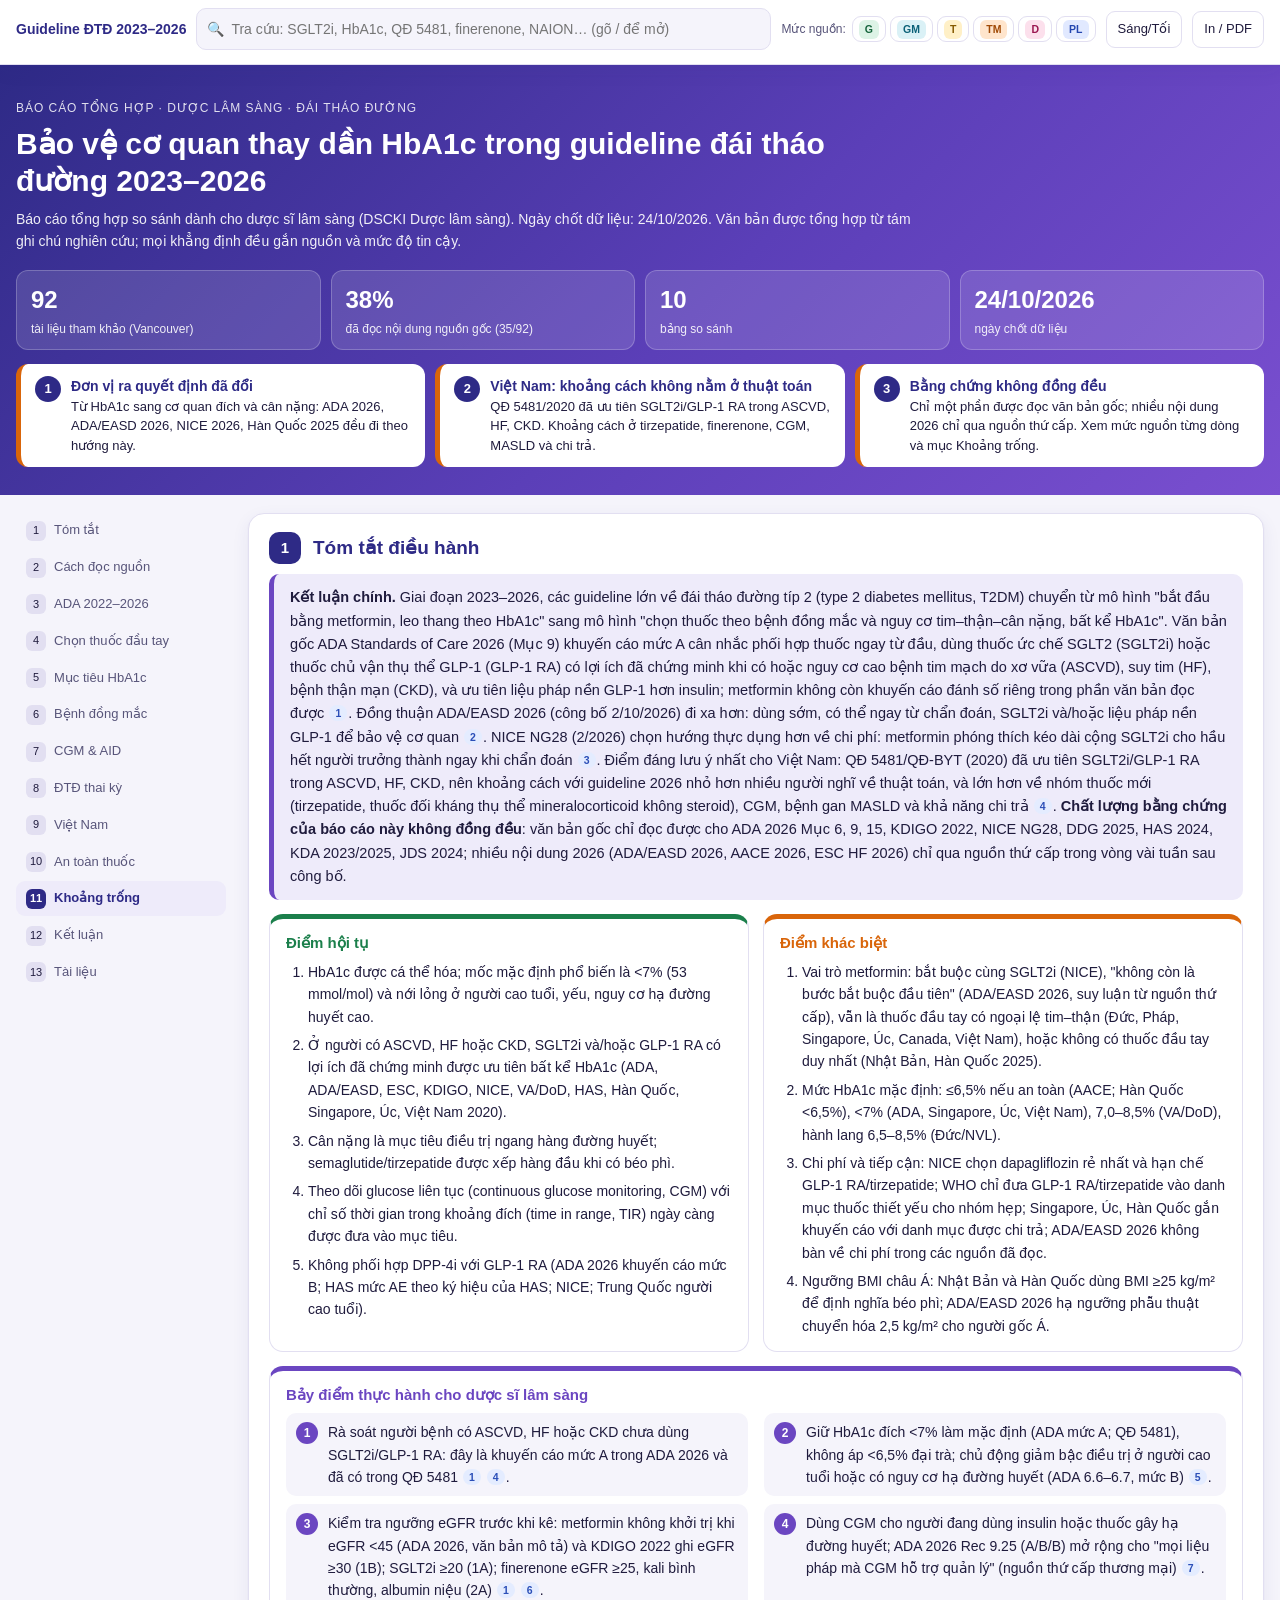
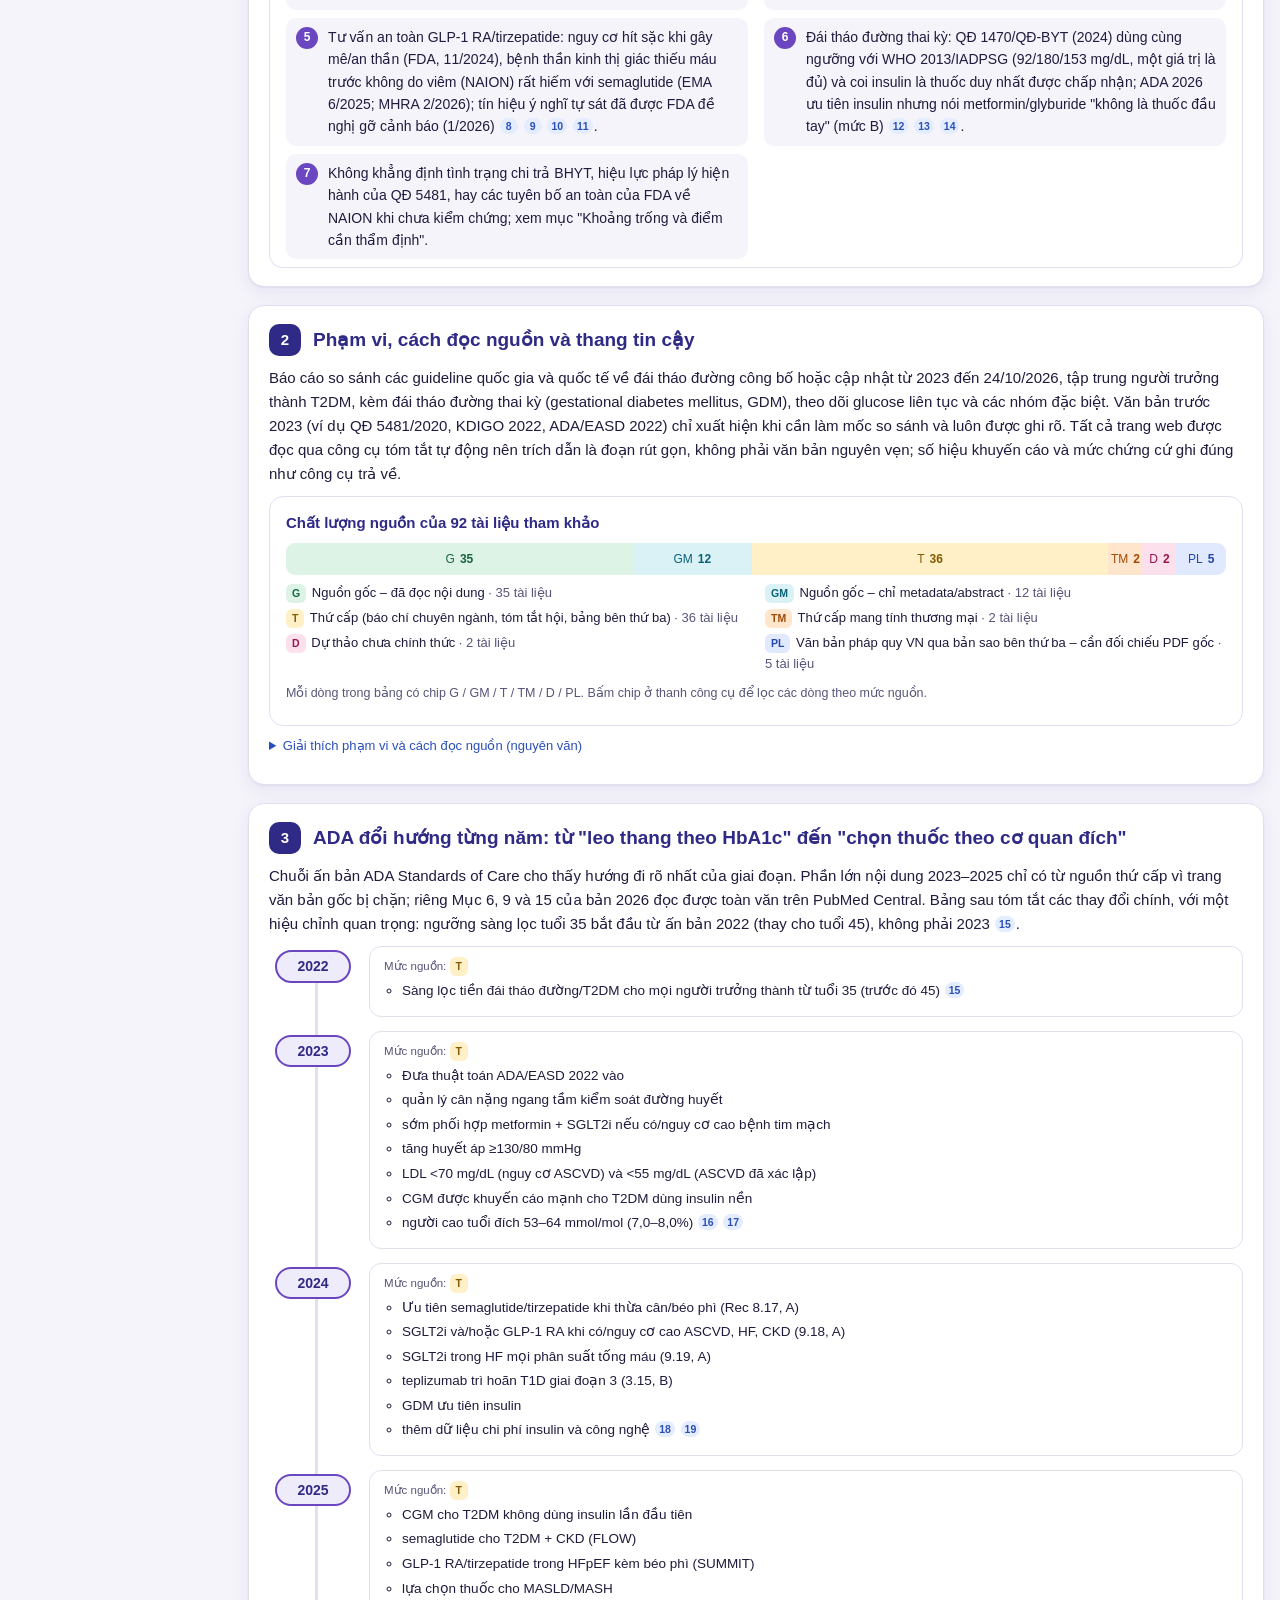
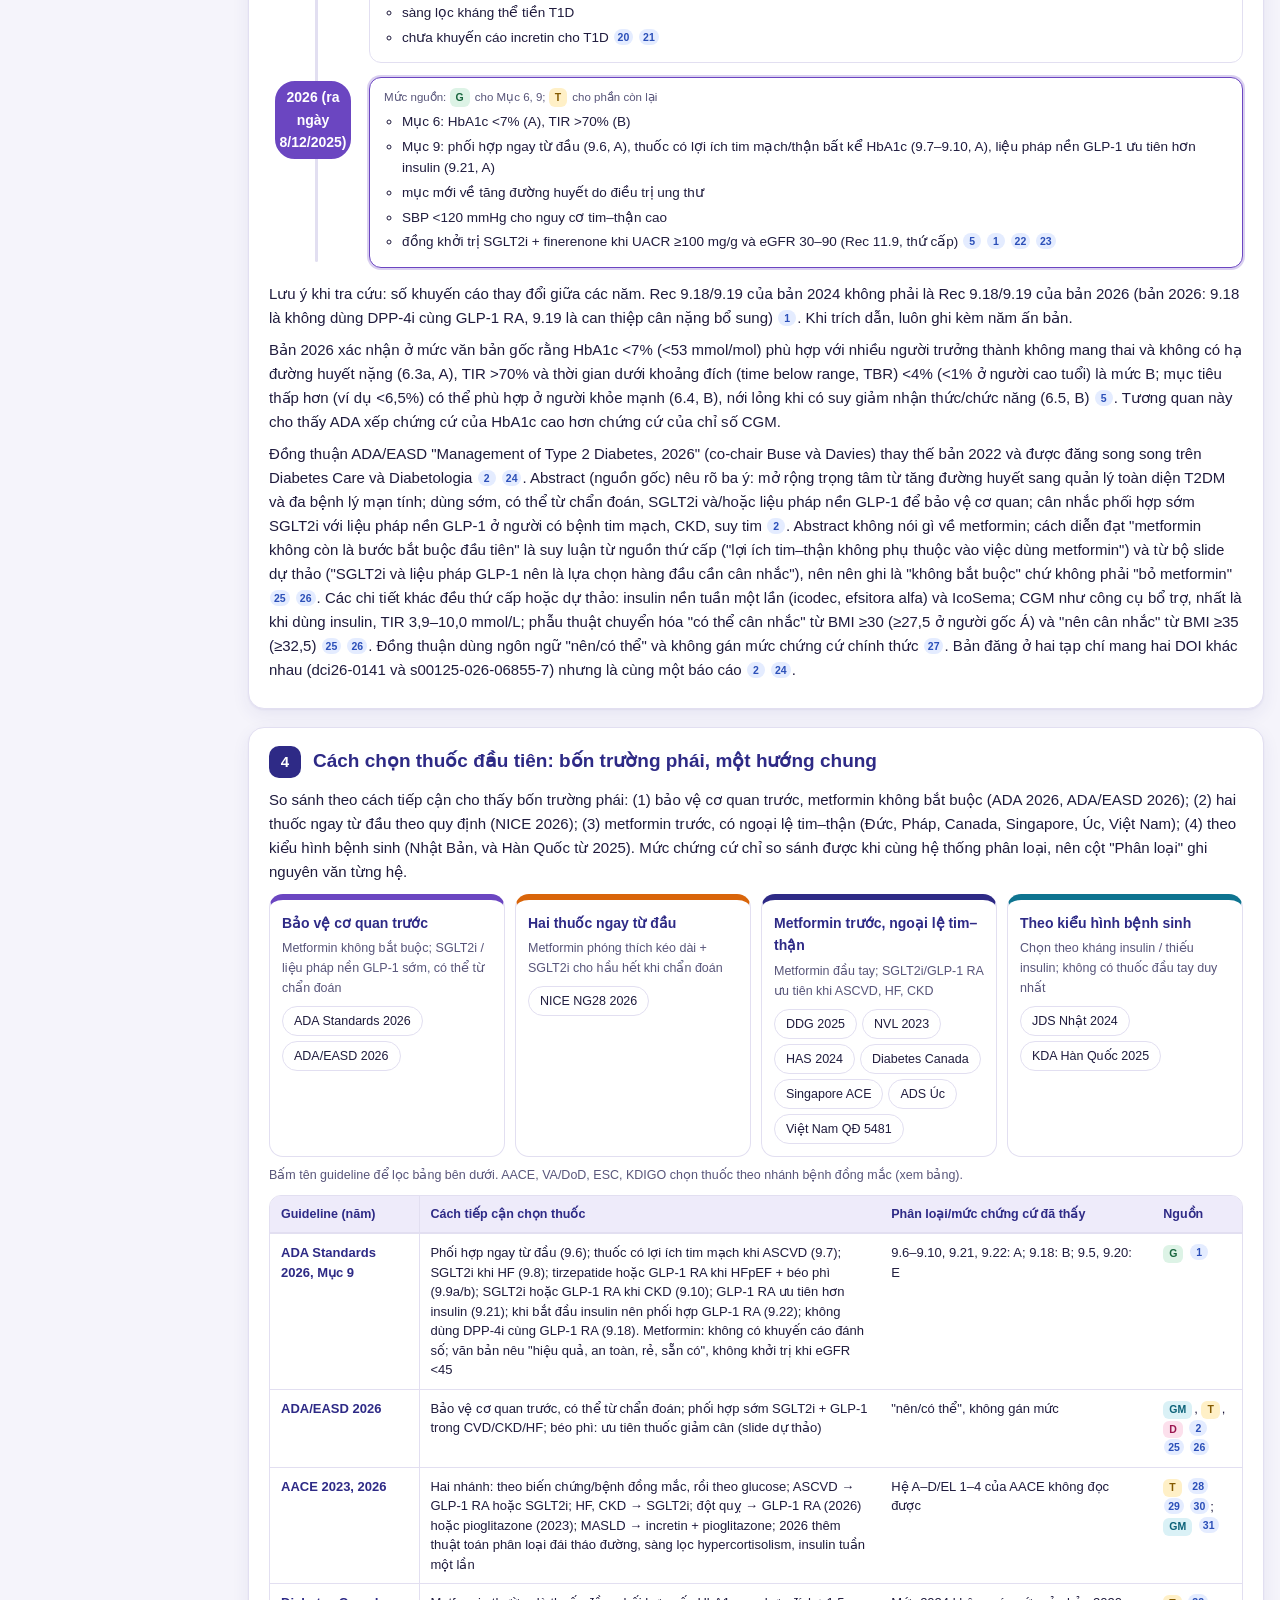
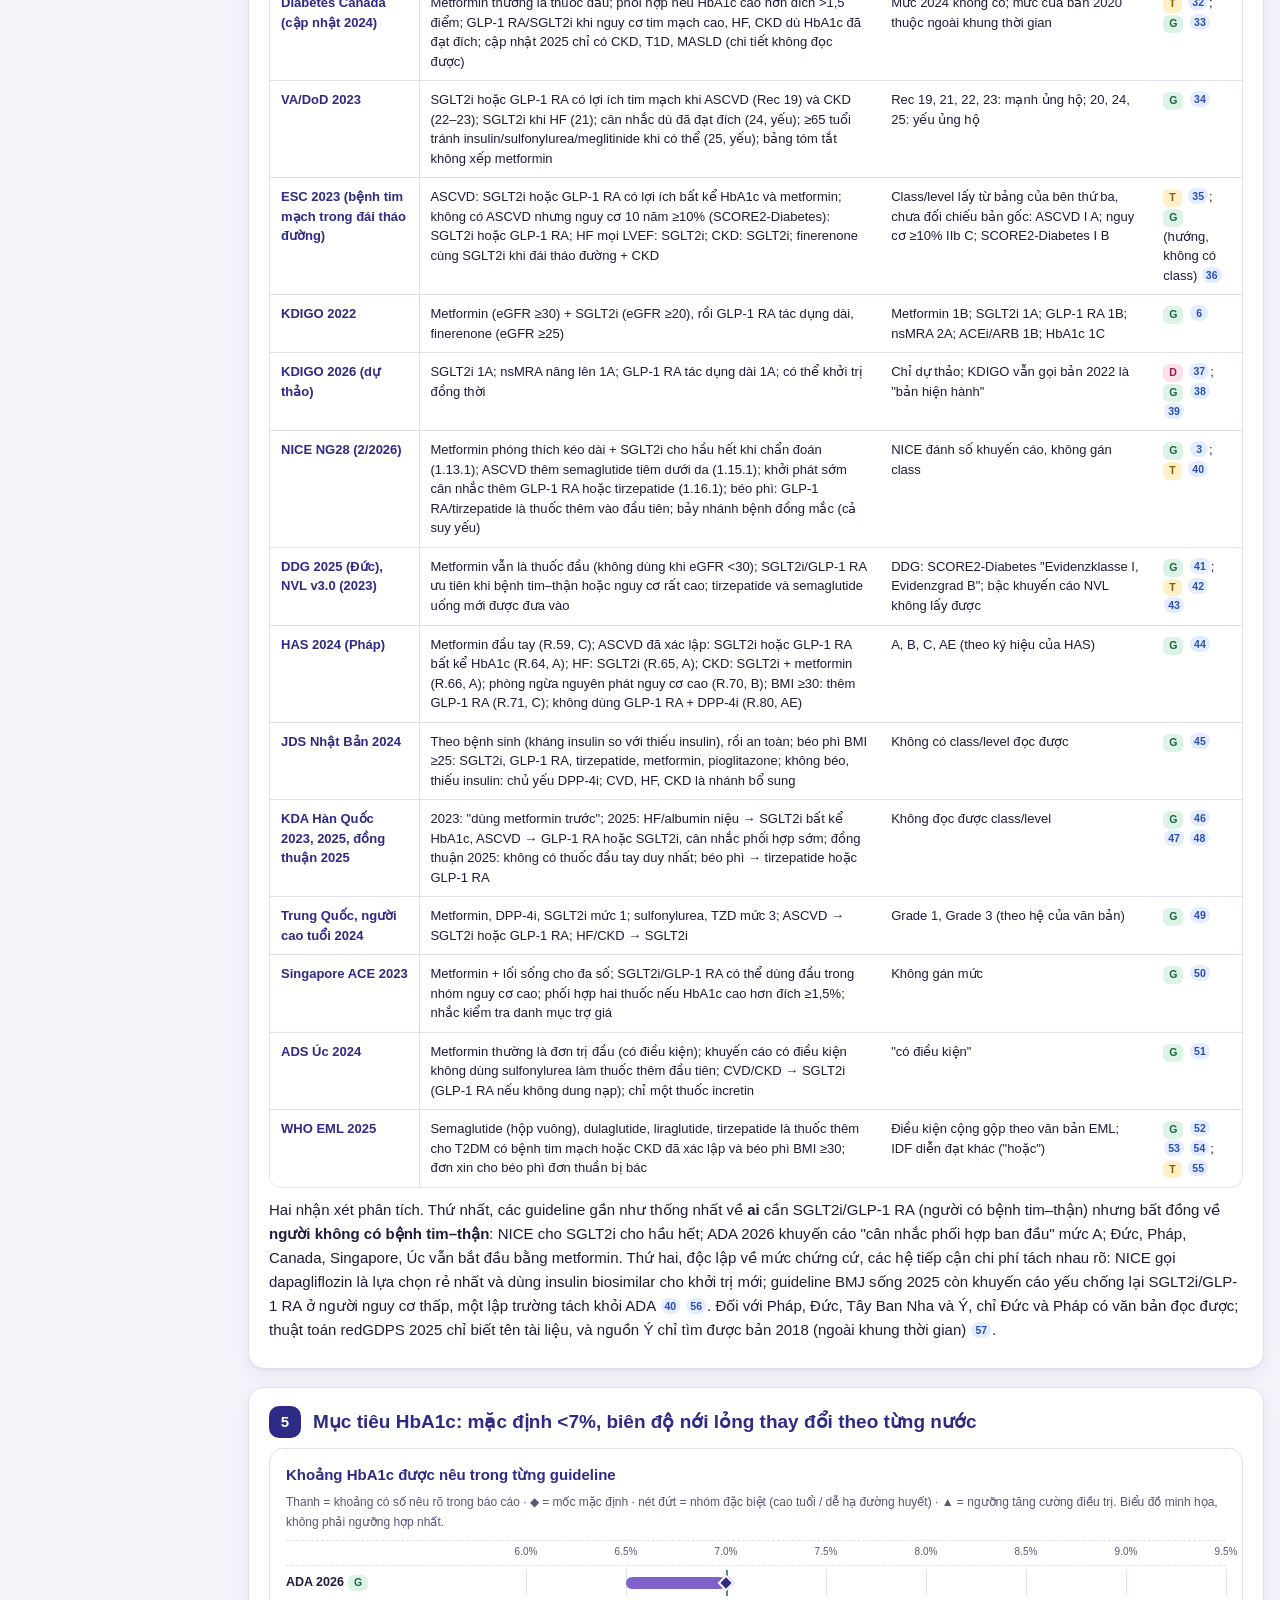
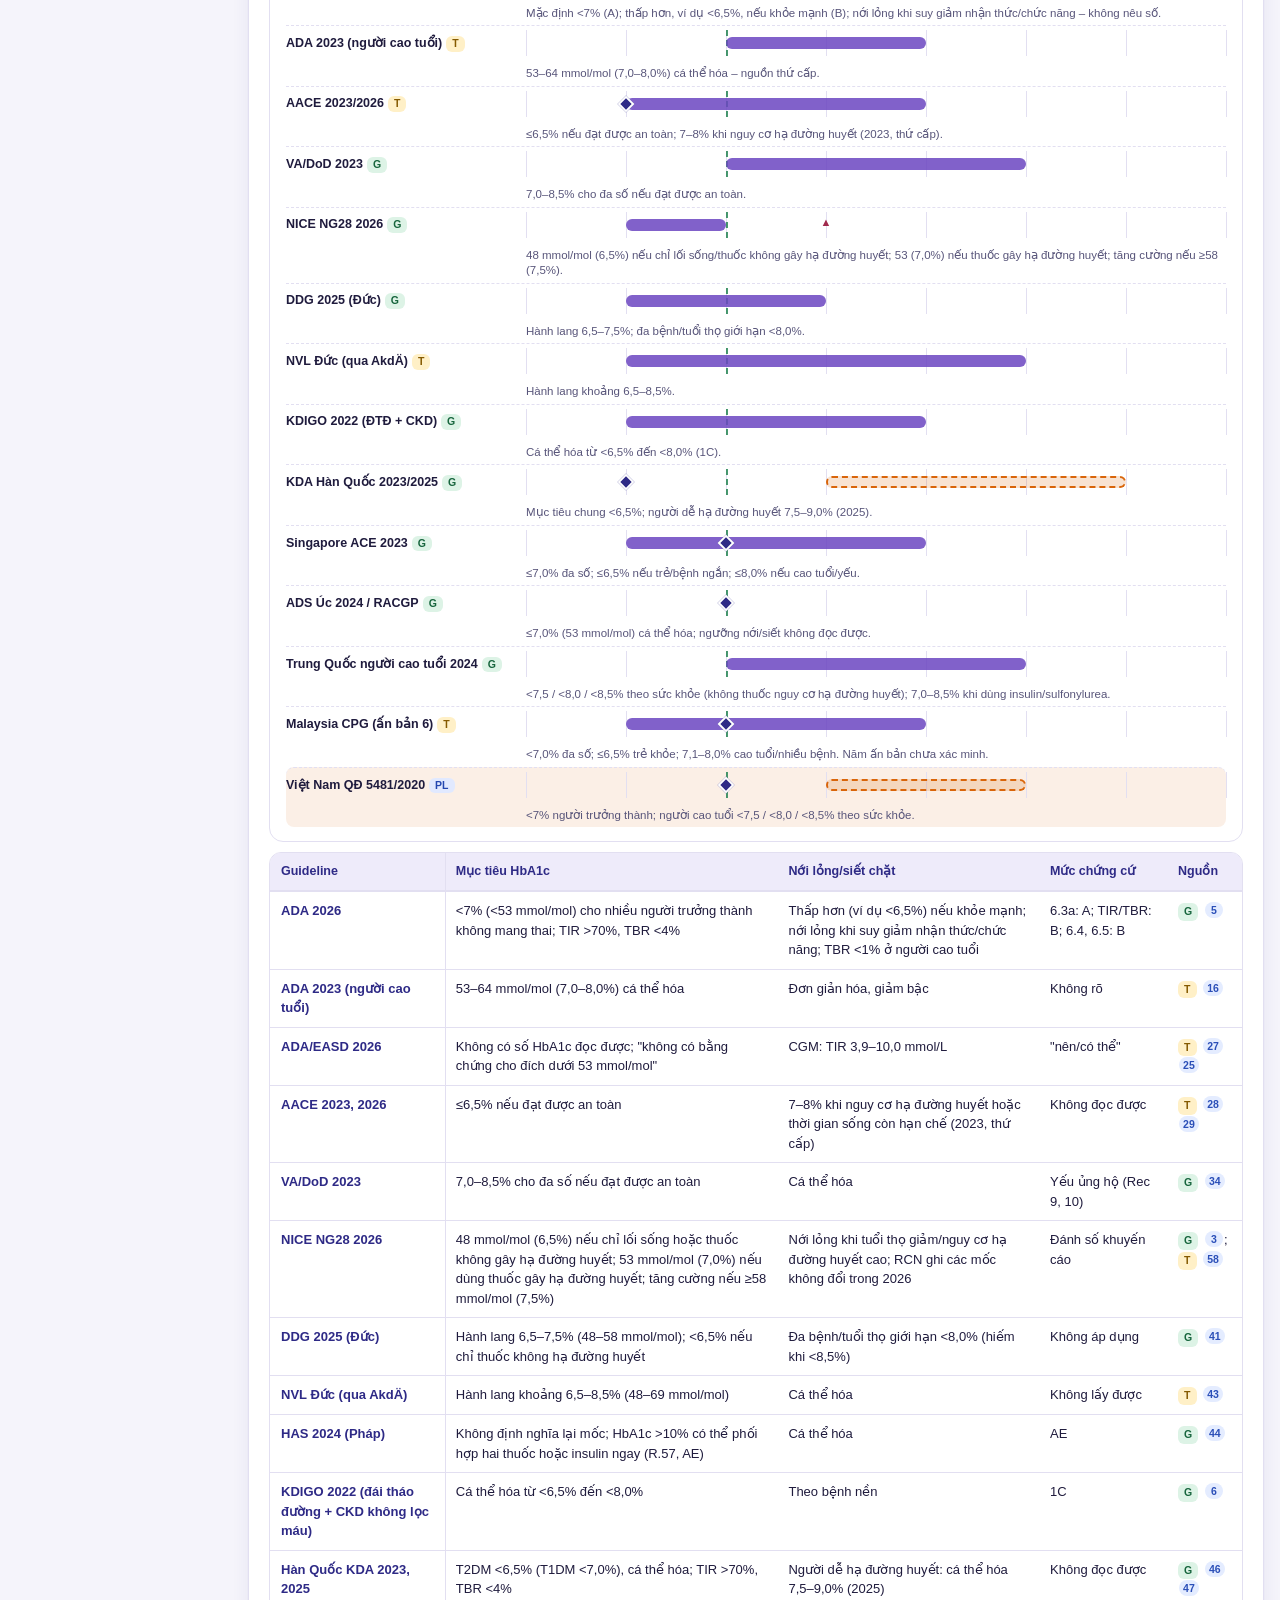
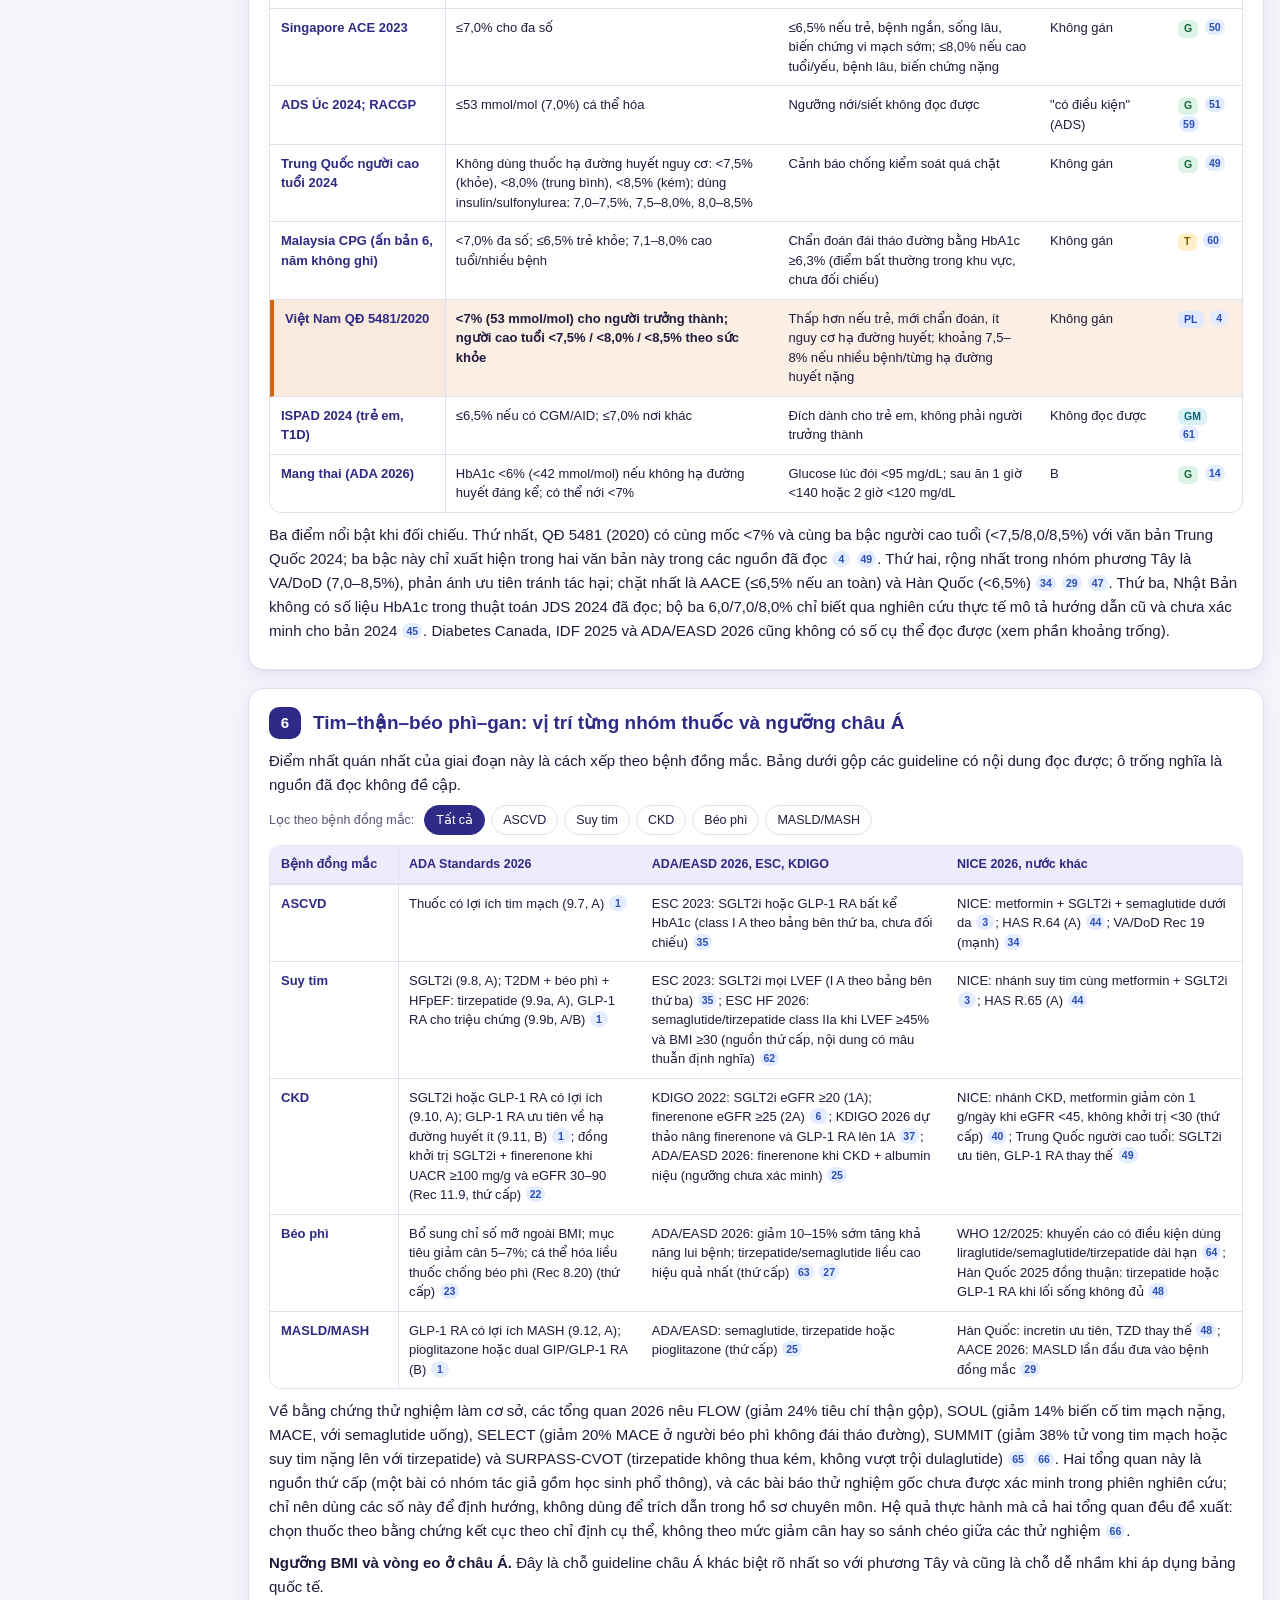
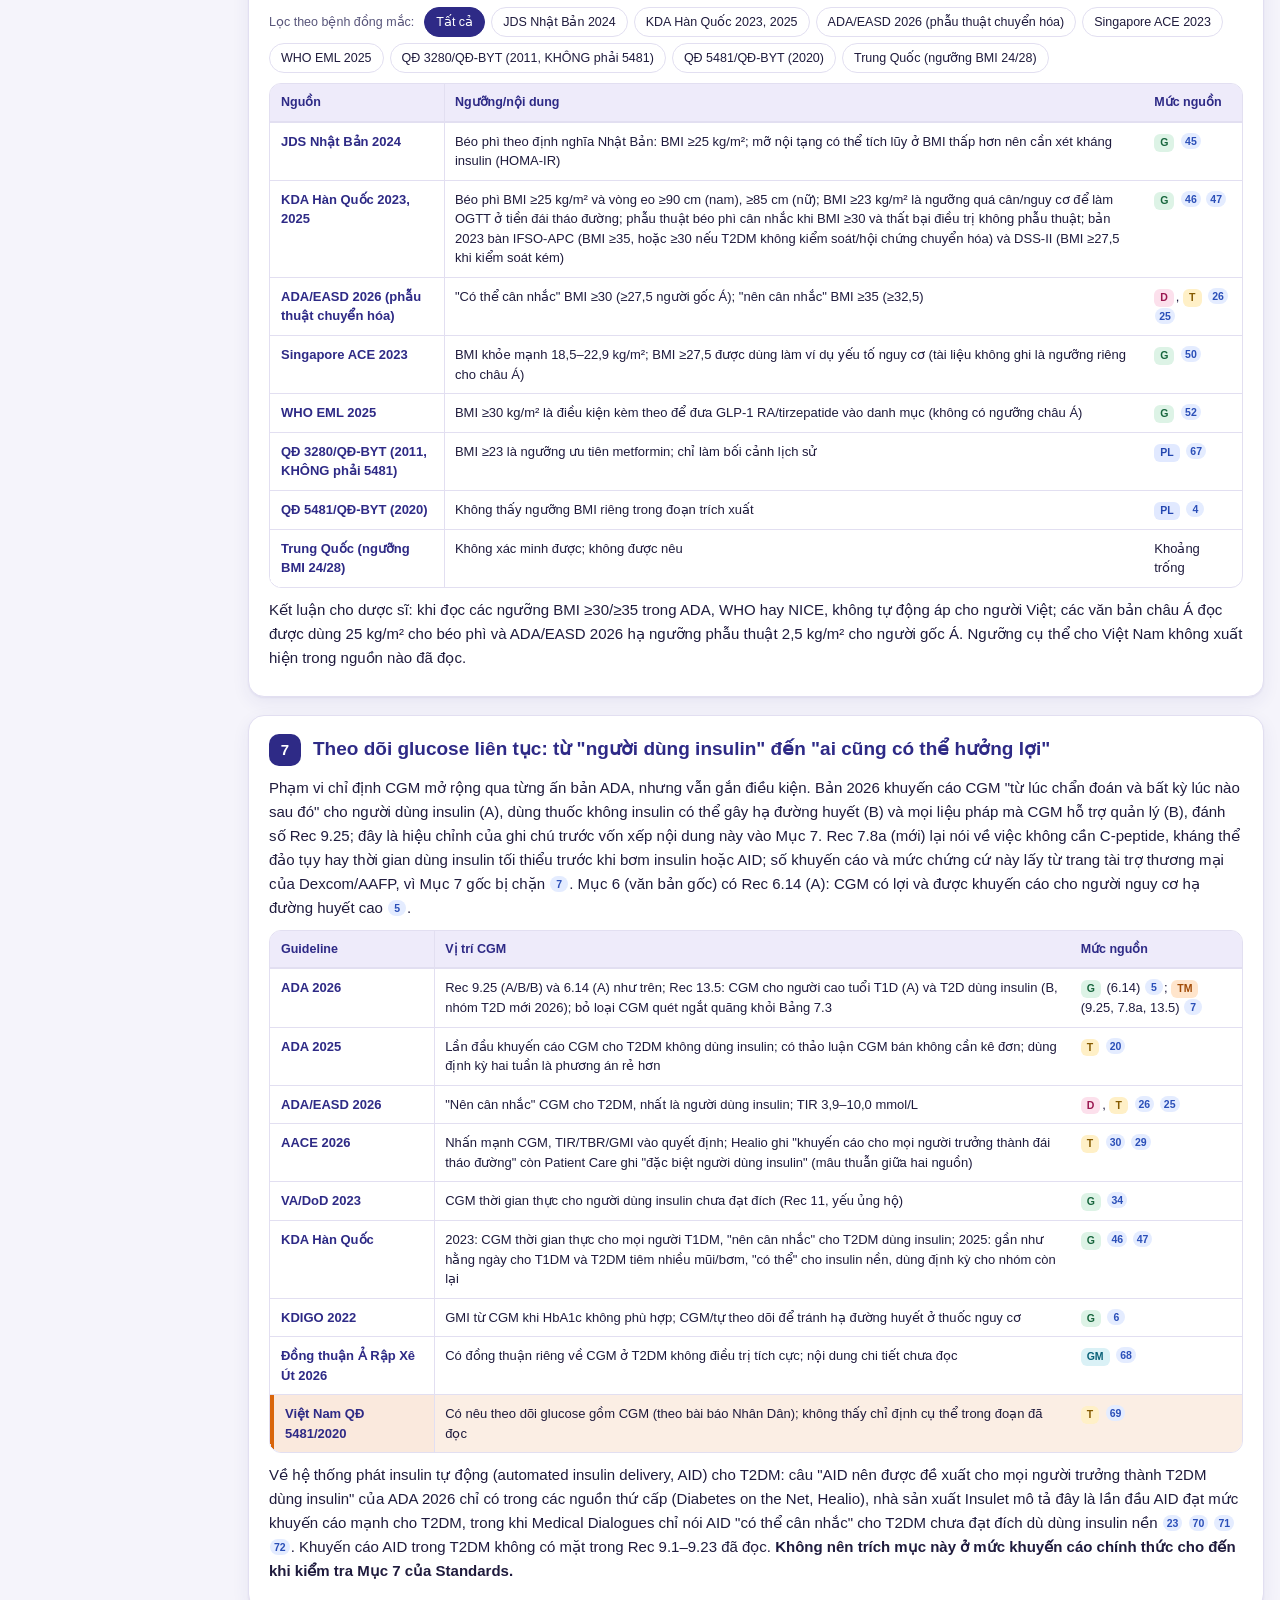
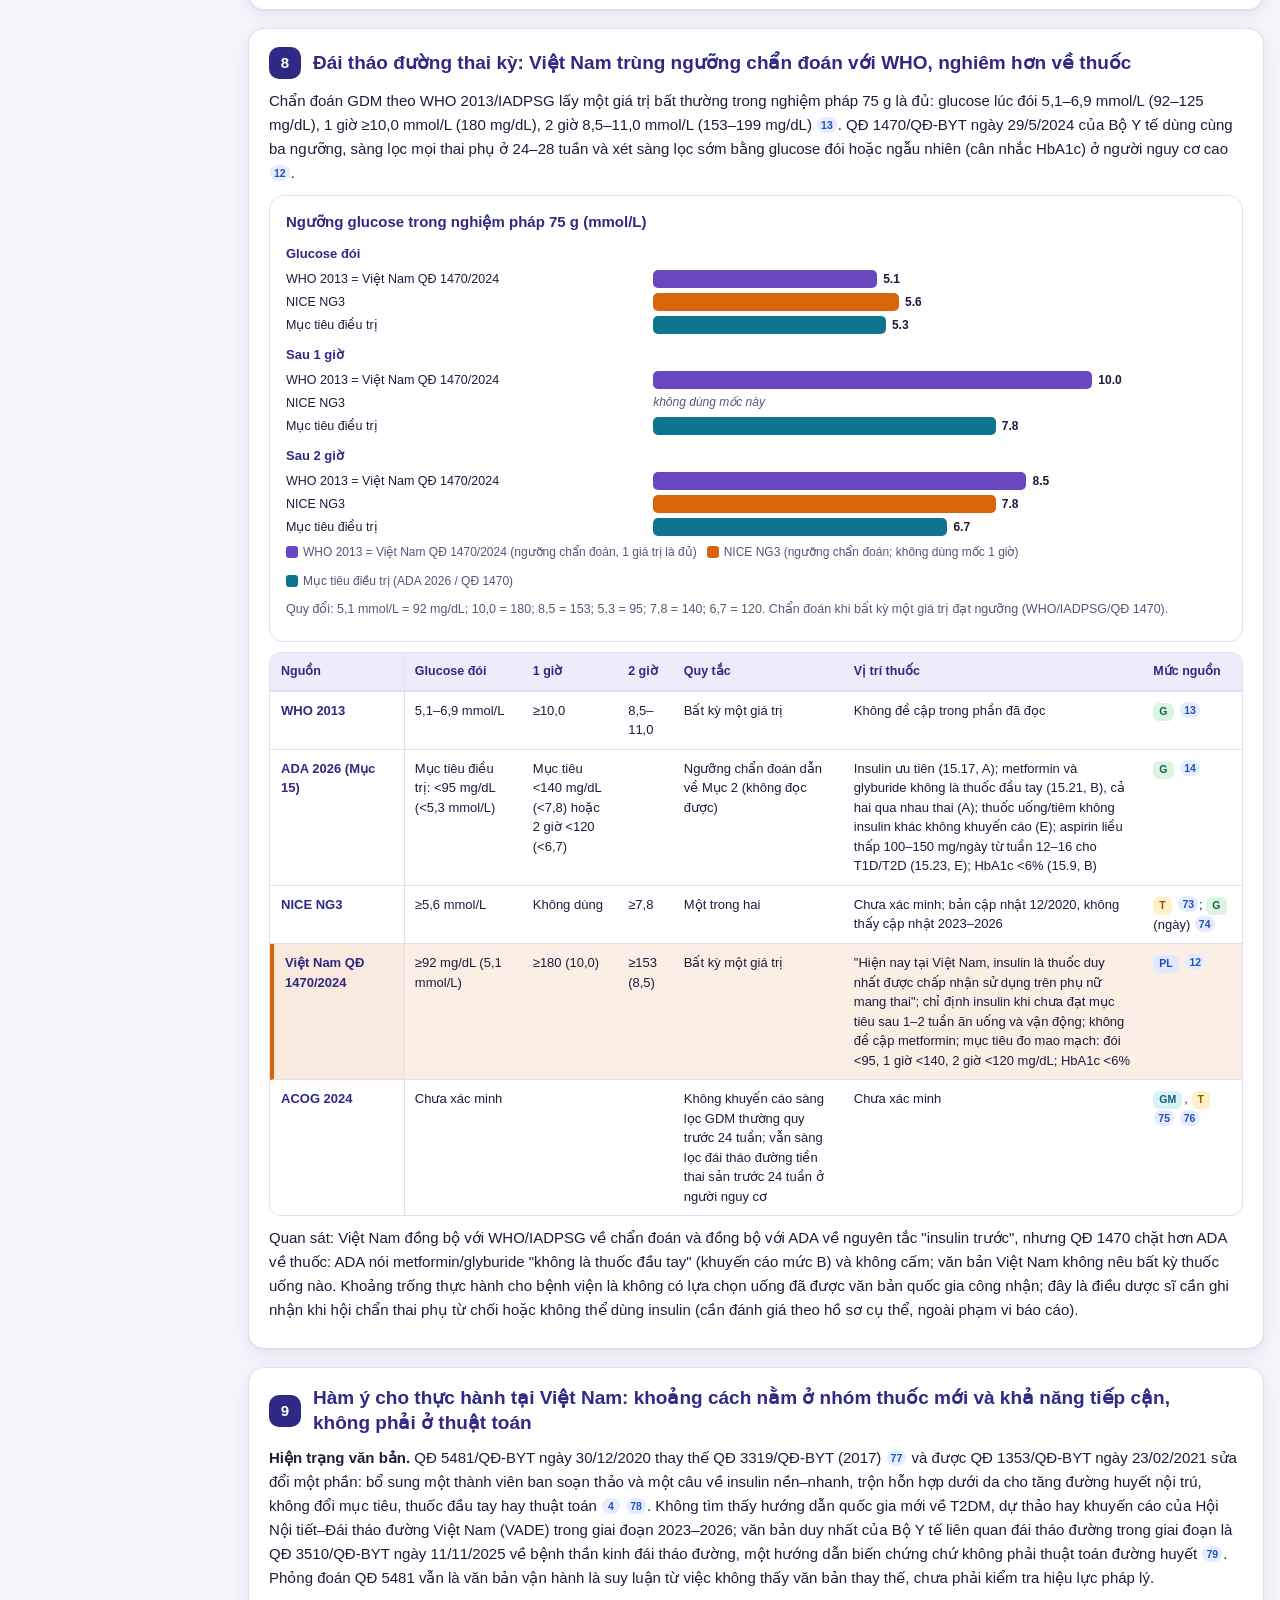
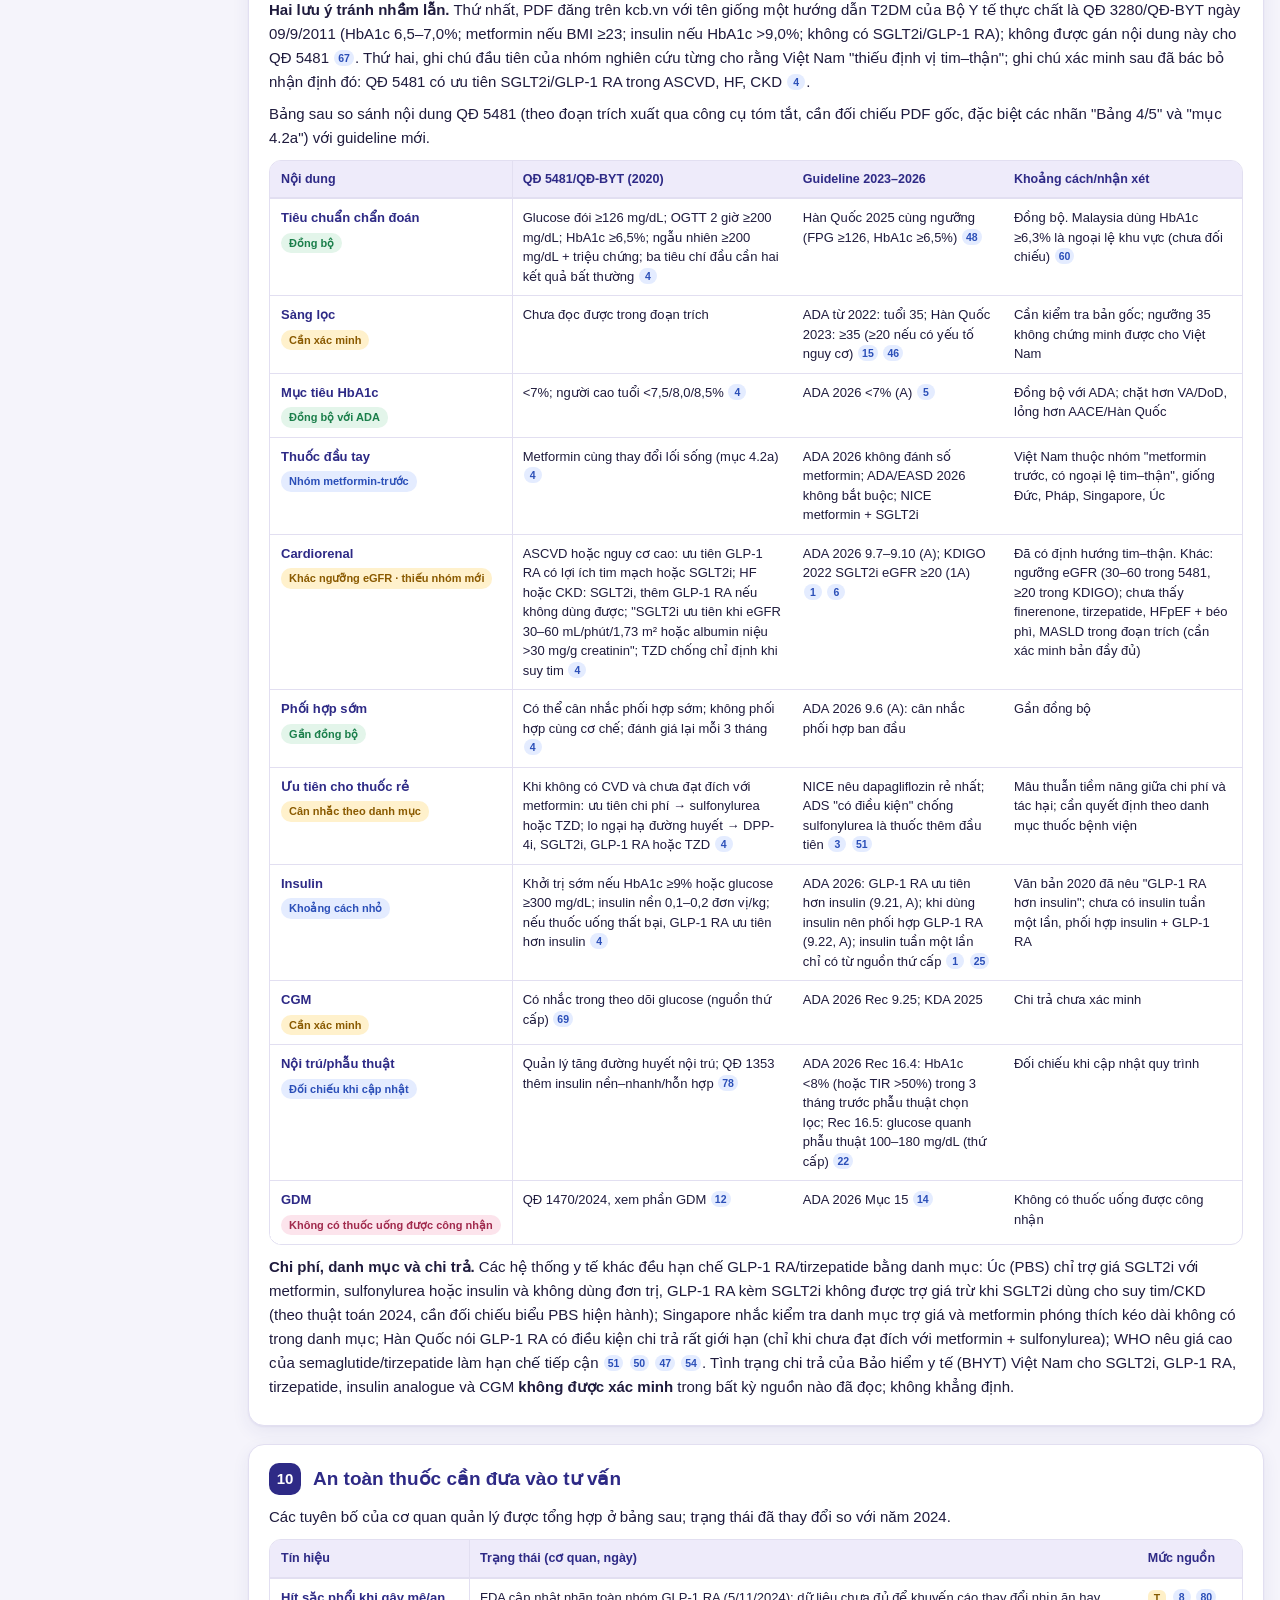
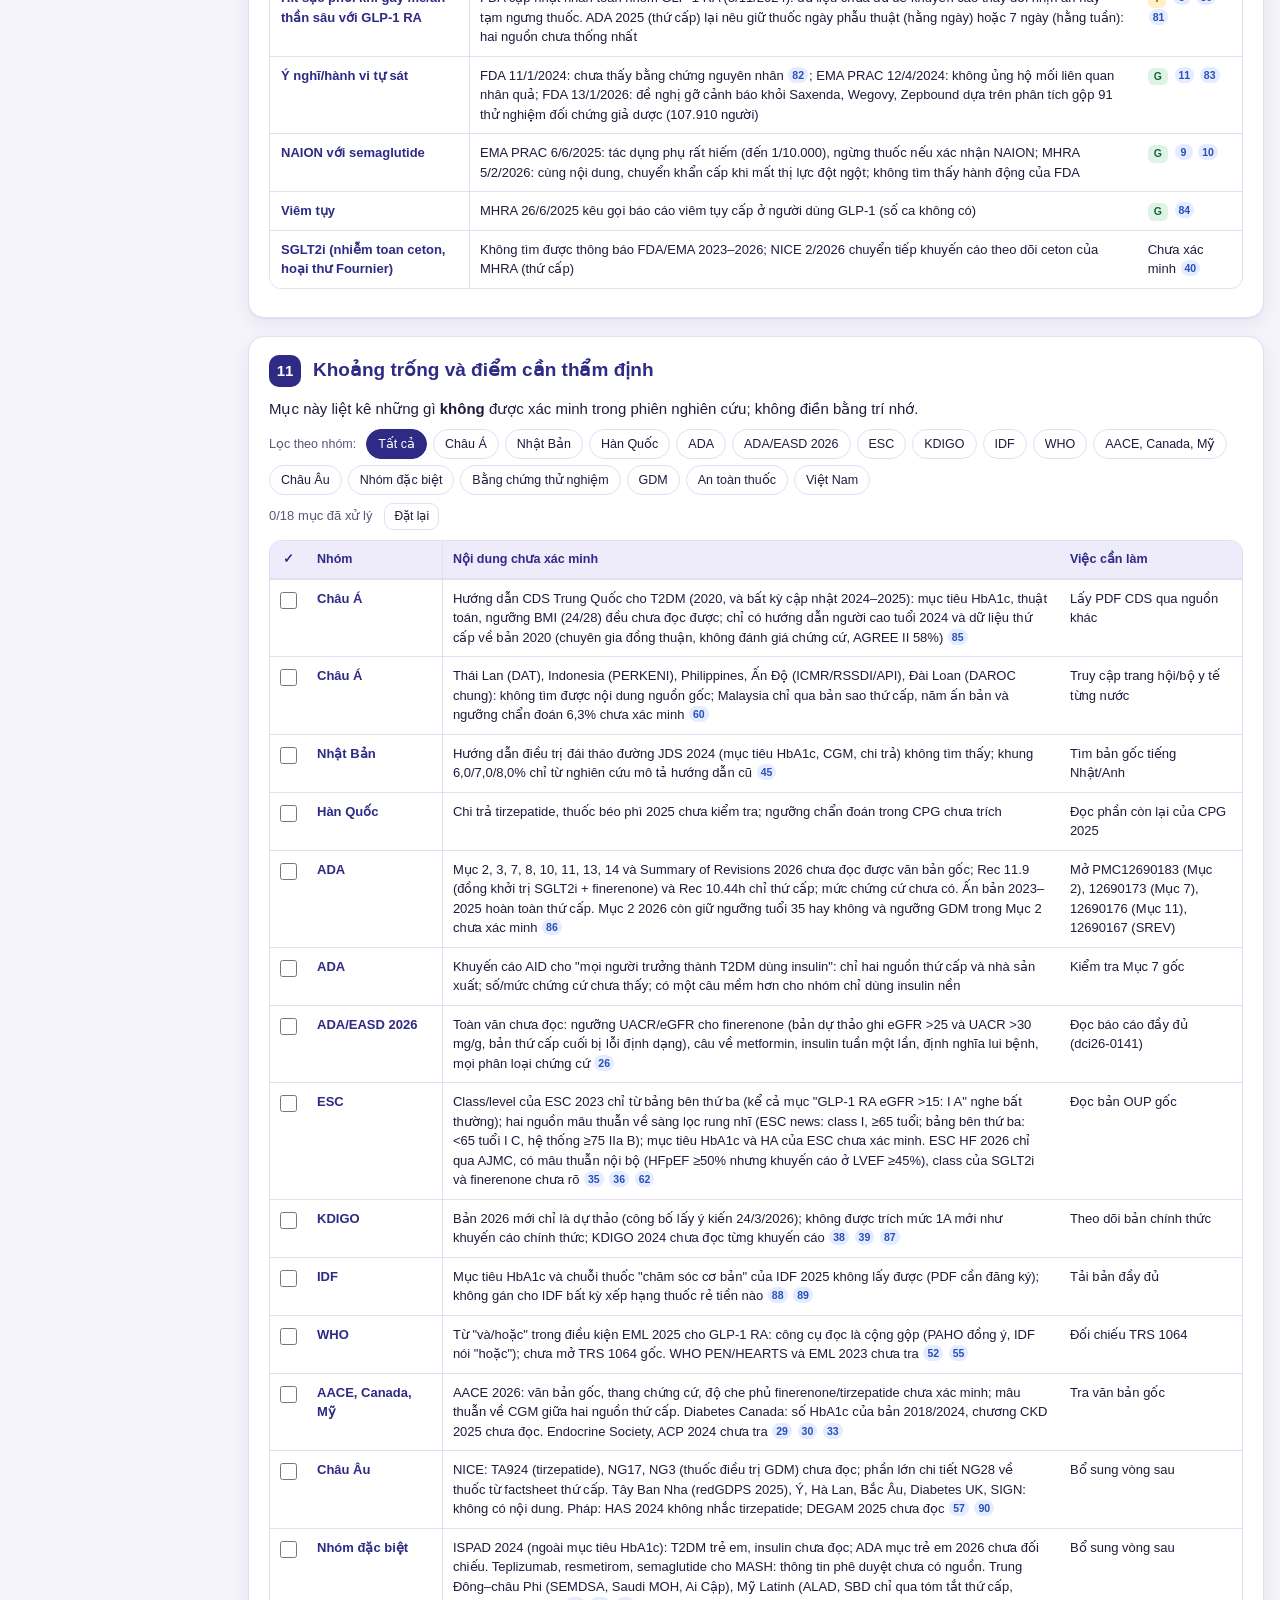
<file: Guideline đái tháo đường 2023 2026.html>
<!DOCTYPE html>
<html lang="vi">
<head>
<meta charset="utf-8">
<meta name="viewport" content="width=device-width, initial-scale=1">
<title>Bảo vệ cơ quan thay dần HbA1c trong guideline đái tháo đường 2023–2026</title>
<style>
:root{
  --bg:#F5F4FB; --card:#FFFFFF; --ink:#1F1B3D; --muted:#58557A; --indigo:#2E2A86; --purple:#6B46C1; --orange:#D9650A;
  --line:#E2DFF1; --soft:#EEEBFA; --hl:#FFF0A8; --shadow:0 1px 2px rgba(46,42,134,.06),0 6px 18px rgba(46,42,134,.07);
  --ok:#1B7F4B; --okbg:#E3F5EA; --warn:#8A5A00; --warnbg:#FFF1CC; --bad:#A12A4D; --badbg:#FCE4EC; --info:#2B4FB8; --infobg:#E4ECFF;
  --t-G:#17653D; --t-Gb:#DDF3E6; --t-GM:#0B6178; --t-GMb:#DAF1F6; --t-T:#855A00; --t-Tb:#FFF0C7; --t-TM:#A04A06; --t-TMb:#FFE5CC;
  --t-D:#9A1650; --t-Db:#FCE0EC; --t-PL:#2447B0; --t-PLb:#E1E9FF;
  --c1:#6B46C1; --c2:#D9650A; --c3:#2E2A86; --c4:#0E7490;
}
@media (prefers-color-scheme: dark){
  :root:not([data-theme="light"]){
    --bg:#12102B; --card:#1B1940; --ink:#ECEAFB; --muted:#ADAACF; --indigo:#BDB9FF; --purple:#B79CFF; --orange:#FFAA55;
    --line:#35326B; --soft:#262352; --hl:#6A5B00; --shadow:0 1px 2px rgba(0,0,0,.4),0 6px 18px rgba(0,0,0,.35);
    --ok:#6FE0A4; --okbg:#143826; --warn:#FFD479; --warnbg:#3A2D08; --bad:#FF9DBD; --badbg:#41172B; --info:#9DB8FF; --infobg:#1A2750;
    --t-G:#7BE6AC; --t-Gb:#143826; --t-GM:#78D8EE; --t-GMb:#10343F; --t-T:#FFD479; --t-Tb:#3A2D08; --t-TM:#FFB27A; --t-TMb:#3F2509;
    --t-D:#FF9DC4; --t-Db:#41172B; --t-PL:#A9BEFF; --t-PLb:#1B2851;
    --c1:#B79CFF; --c2:#FFAA55; --c3:#9D98FF; --c4:#5FD0EA;
  }
}
:root[data-theme="dark"]{
  --bg:#12102B; --card:#1B1940; --ink:#ECEAFB; --muted:#ADAACF; --indigo:#BDB9FF; --purple:#B79CFF; --orange:#FFAA55;
  --line:#35326B; --soft:#262352; --hl:#6A5B00; --shadow:0 1px 2px rgba(0,0,0,.4),0 6px 18px rgba(0,0,0,.35);
  --ok:#6FE0A4; --okbg:#143826; --warn:#FFD479; --warnbg:#3A2D08; --bad:#FF9DBD; --badbg:#41172B; --info:#9DB8FF; --infobg:#1A2750;
  --t-G:#7BE6AC; --t-Gb:#143826; --t-GM:#78D8EE; --t-GMb:#10343F; --t-T:#FFD479; --t-Tb:#3A2D08; --t-TM:#FFB27A; --t-TMb:#3F2509;
  --t-D:#FF9DC4; --t-Db:#41172B; --t-PL:#A9BEFF; --t-PLb:#1B2851;
  --c1:#B79CFF; --c2:#FFAA55; --c3:#9D98FF; --c4:#5FD0EA;
}
*{box-sizing:border-box}
html{scroll-behavior:smooth;scroll-padding-top:76px}
body{margin:0;background:var(--bg);color:var(--ink);font-family:Arial,Helvetica,sans-serif;font-size:15px;line-height:1.6;-webkit-text-size-adjust:100%}
a{color:var(--info)}
.is-hidden{display:none!important}

/* topbar */
.topbar{position:sticky;top:0;z-index:50;background:var(--card);border-bottom:1px solid var(--line);box-shadow:var(--shadow)}
.tb-in{max-width:1320px;margin:0 auto;padding:8px 16px;display:flex;gap:10px;align-items:center;flex-wrap:wrap}
.brand{font-weight:700;color:var(--indigo);font-size:14px;white-space:nowrap}
.search{flex:1 1 260px;position:relative;min-width:200px}
.search input{width:100%;padding:9px 34px 9px 34px;border:1px solid var(--line);border-radius:10px;background:var(--bg);color:var(--ink);font:inherit;font-size:14px}
.search input:focus{outline:2px solid var(--purple);outline-offset:1px}
.search .ico{position:absolute;left:11px;top:50%;transform:translateY(-50%);color:var(--muted);font-size:14px;pointer-events:none}
.search .clr{position:absolute;right:6px;top:50%;transform:translateY(-50%);border:0;background:none;color:var(--muted);font-size:18px;cursor:pointer;padding:2px 8px}
.tfilter{display:flex;gap:4px;align-items:center}
.tfilter .lbl{font-size:12px;color:var(--muted);margin-right:2px}
.btn{border:1px solid var(--line);background:var(--card);color:var(--ink);border-radius:9px;padding:7px 11px;font:inherit;font-size:13px;cursor:pointer}
.btn:hover{background:var(--soft)}
.btn.small{padding:3px 9px;font-size:12px}
.status{font-size:12px;color:var(--muted);width:100%;max-width:1320px;margin:0 auto;padding:0 16px 6px}

/* hero */
.hero{background:linear-gradient(135deg,#2E2A86 0%,#5B3FB8 55%,#7A4FD0 100%);color:#fff}
.hero-in{max-width:1320px;margin:0 auto;padding:34px 16px 28px}
.eyebrow{font-size:12px;letter-spacing:.08em;text-transform:uppercase;opacity:.85}
.hero h1{margin:6px 0 8px;font-size:30px;line-height:1.25;max-width:900px}
.subtitle{max-width:900px;margin:0 0 18px;opacity:.92;font-size:14px}
.kpis{display:grid;grid-template-columns:repeat(4,1fr);gap:10px;margin-bottom:14px}
.kpi{background:rgba(255,255,255,.13);border:1px solid rgba(255,255,255,.22);border-radius:12px;padding:10px 14px}
.kv{font-size:24px;font-weight:700}
.kl{font-size:12px;opacity:.9}
.msgs{display:grid;grid-template-columns:repeat(3,1fr);gap:10px}
.msg{display:flex;gap:10px;background:#fff;color:#1F1B3D;border-radius:12px;padding:12px 14px;text-decoration:none;font-size:13px;line-height:1.5;border-left:5px solid #D9650A}
.msg:hover{transform:translateY(-1px);box-shadow:0 8px 20px rgba(0,0,0,.25)}
.msg b{color:#2E2A86;font-size:14px}
.mn{flex:none;width:26px;height:26px;border-radius:50%;background:#2E2A86;color:#fff;font-weight:700;display:grid;place-items:center;font-size:13px}

/* layout */
.layout{max-width:1320px;margin:0 auto;padding:18px 16px 60px;display:grid;grid-template-columns:210px minmax(0,1fr);gap:22px}
.side{position:sticky;top:96px;align-self:start;max-height:calc(100vh - 110px);overflow:auto}
.side nav{display:flex;flex-direction:column;gap:2px}
.side a{display:flex;align-items:center;gap:8px;padding:7px 10px;border-radius:9px;text-decoration:none;color:var(--muted);font-size:13px}
.side a:hover{background:var(--soft)}
.side a.act{background:var(--soft);color:var(--indigo);font-weight:700}
.side .nn{flex:none;width:20px;height:20px;border-radius:6px;background:var(--line);color:var(--ink);font-size:11px;display:grid;place-items:center}
.side a.act .nn{background:var(--indigo);color:var(--card)}
.side .nc{margin-left:auto;font-size:11px;background:var(--orange);color:#fff;border-radius:10px;padding:0 6px}
.side .nc:empty{display:none}

/* sections */
.sec{background:var(--card);border:1px solid var(--line);border-radius:16px;box-shadow:var(--shadow);margin-bottom:18px;padding:18px 20px}
.sec-h{display:flex;align-items:center;gap:12px;margin-bottom:10px}
.sec-n{flex:none;width:32px;height:32px;border-radius:10px;background:var(--indigo);color:var(--card);display:grid;place-items:center;font-weight:700}
.sec h2{margin:0;font-size:19px;line-height:1.3;color:var(--indigo)}
.sec-c{margin-left:auto;font-size:12px;color:var(--muted);white-space:nowrap}
.sec.dim .sec-b{display:none}
.sec.dim{opacity:.55}
h3.sub{font-size:15px;color:var(--purple);margin:16px 0 6px}
p{margin:8px 0}
p.sx,li.sx{max-width:980px}
.note{font-size:12.5px;color:var(--muted)}
details.more{margin:10px 0}
details.more summary{cursor:pointer;color:var(--info);font-size:13px}

/* exec */
.lead{background:var(--soft);border-left:5px solid var(--purple);border-radius:10px;padding:12px 16px;margin-bottom:14px;font-size:14.5px}
.xgrid{display:grid;grid-template-columns:1fr 1fr;gap:14px;margin-bottom:14px}
.xcard{border:1px solid var(--line);border-radius:14px;padding:12px 16px 8px;background:var(--card)}
.xcard h3{margin:0 0 6px;font-size:15px}
.xcard ol{margin:0;padding-left:22px}
.xcard li{margin:6px 0;font-size:14px}
.x-good{border-top:5px solid var(--ok)} .x-good h3{color:var(--ok)}
.x-diff{border-top:5px solid var(--orange)} .x-diff h3{color:var(--orange)}
.x-act{border-top:5px solid var(--purple)} .x-act h3{color:var(--purple)}
.x-act ol{list-style:none;padding:0;counter-reset:a;display:grid;grid-template-columns:1fr 1fr;gap:8px 16px}
.x-act li{counter-increment:a;position:relative;padding:8px 10px 8px 42px;background:var(--bg);border-radius:10px;margin:0}
.x-act li::before{content:counter(a);position:absolute;left:10px;top:9px;width:22px;height:22px;border-radius:50%;background:var(--purple);color:var(--card);display:grid;place-items:center;font-size:12px;font-weight:700}

/* cites and tiers */
a.cite{display:inline-block;min-width:18px;text-align:center;font-size:10.5px;line-height:16px;padding:0 4px;margin:0 1px;border-radius:8px;background:var(--infobg);color:var(--info);text-decoration:none;font-weight:700;vertical-align:1px}
a.cite:hover{background:var(--info);color:var(--card)}
.tier{display:inline-block;font-size:10.5px;font-weight:700;padding:1px 6px;border-radius:6px;margin-right:2px}
.t-G{background:var(--t-Gb);color:var(--t-G)} .t-GM{background:var(--t-GMb);color:var(--t-GM)} .t-T{background:var(--t-Tb);color:var(--t-T)}
.t-TM{background:var(--t-TMb);color:var(--t-TM)} .t-D{background:var(--t-Db);color:var(--t-D)} .t-PL{background:var(--t-PLb);color:var(--t-PL)}
.pill{display:block;width:max-content;max-width:100%;margin-top:5px;font-size:11px;font-weight:700;padding:2px 8px;border-radius:10px}
.p-ok{background:var(--okbg);color:var(--ok)} .p-warn{background:var(--warnbg);color:var(--warn)} .p-bad{background:var(--badbg);color:var(--bad)} .p-info{background:var(--infobg);color:var(--info)}

/* chips */
.chip{border:1px solid var(--line);background:var(--card);color:var(--ink);border-radius:16px;padding:4px 11px;font:inherit;font-size:12.5px;cursor:pointer}
.chip:hover{background:var(--soft)}
.chip.on,.chip[aria-pressed="true"]{background:var(--indigo);color:var(--card);border-color:var(--indigo)}
.tchip{padding:2px 6px;border-radius:9px}
.tchip .tier{margin:0}
.tchip[aria-pressed="true"]{background:var(--soft);border-color:var(--purple);box-shadow:0 0 0 2px var(--purple) inset}
.gf{display:flex;flex-wrap:wrap;gap:6px;align-items:center;margin:8px 0}
.gf-l{font-size:12.5px;color:var(--muted);margin-right:4px}
.ckbar{display:flex;gap:12px;align-items:center;font-size:13px;margin:4px 0 8px;color:var(--muted)}

/* tables */
.tw{overflow-x:auto;border:1px solid var(--line);border-radius:12px;margin:10px 0}
table.dt{border-collapse:separate;border-spacing:0;width:100%;min-width:860px;font-size:13px;line-height:1.5}
.dt th{position:sticky;top:0;background:var(--soft);color:var(--indigo);text-align:left;padding:9px 11px;border-bottom:2px solid var(--line);font-size:12.5px;white-space:nowrap}
.dt td{padding:9px 11px;border-bottom:1px solid var(--line);vertical-align:top}
.dt tr:last-child td{border-bottom:0}
.dt tbody tr:hover td{background:color-mix(in srgb,var(--soft) 55%,transparent)}
.dt .k{font-weight:700;color:var(--indigo);min-width:128px}
.dt td.k,.dt th.k{position:sticky;left:0;background:var(--card);z-index:1;box-shadow:1px 0 0 var(--line)}
.dt th.k{background:var(--soft);z-index:2}
.dt tr.vn td{background:color-mix(in srgb,var(--orange) 11%,var(--card))}
.dt tr.vn td.k{background:color-mix(in srgb,var(--orange) 14%,var(--card));border-left:4px solid var(--orange)}
.dt td.ck,.dt th.ck{width:36px;text-align:center;padding:9px 4px}
.dt tr.done td{opacity:.5;text-decoration:line-through}
.dt tr.done td.ck{opacity:1;text-decoration:none}
input[type=checkbox]{width:17px;height:17px;accent-color:var(--purple);cursor:pointer}
mark.hl{background:var(--hl);color:inherit;border-radius:3px;padding:0 1px}

/* timeline */
ol.tl{list-style:none;margin:10px 0 0;padding:0 0 0 6px;position:relative}
ol.tl::before{content:"";position:absolute;left:46px;top:6px;bottom:6px;width:3px;background:var(--line);border-radius:3px}
.tl-item{display:grid;grid-template-columns:76px 1fr;gap:18px;margin-bottom:14px;position:relative;max-width:none}
.tl-year{align-self:start;text-align:center;font-weight:700;color:var(--indigo);background:var(--soft);border:2px solid var(--purple);border-radius:20px;padding:3px 0;font-size:14px;z-index:1;margin-top:4px}
.tl-item.now .tl-year{background:var(--purple);color:#fff}
.tl-card{border:1px solid var(--line);border-radius:12px;padding:10px 14px;background:var(--card)}
.tl-item.now .tl-card{border-color:var(--purple);box-shadow:0 0 0 2px color-mix(in srgb,var(--purple) 25%,transparent)}
.tl-src{font-size:11.5px;color:var(--muted);margin-bottom:2px}
.tl-card ul{margin:4px 0;padding-left:18px}
.tl-card li{margin:3px 0;font-size:13.5px}

/* schools */
.schools{display:grid;grid-template-columns:repeat(4,1fr);gap:10px;margin:10px 0 4px}
.school{border:1px solid var(--line);border-radius:14px;padding:12px;background:var(--card);border-top:6px solid var(--c1)}
.school.c2{border-top-color:var(--c2)} .school.c3{border-top-color:var(--c3)} .school.c4{border-top-color:var(--c4)}
.school h4{margin:0 0 4px;font-size:14px;color:var(--indigo)}
.school p{font-size:12.5px;color:var(--muted);margin:0 0 8px}
.chips{display:flex;flex-wrap:wrap;gap:5px}

/* chart boxes */
.card{border:1px solid var(--line);border-radius:14px;background:var(--card);padding:14px 16px;margin:10px 0}
.wt{margin:0 0 6px;font-size:15px;color:var(--indigo)}
.axis-note{font-size:12px;color:var(--muted);margin-bottom:8px}
.hbrow{display:grid;grid-template-columns:230px 1fr;gap:10px;align-items:center;padding:4px 0;border-top:1px dashed var(--line)}
.hbrow.vn{background:color-mix(in srgb,var(--orange) 10%,transparent);border-radius:8px}
.hbl{font-size:12.5px;font-weight:700;color:var(--ink);line-height:1.3}
.hbl .tier{margin-left:4px}
.hbt{position:relative;height:26px}
.hbt .gl{position:absolute;top:0;bottom:0;width:1px;background:var(--line)}
.hbt .gt{position:absolute;top:-1px;font-size:10px;color:var(--muted);transform:translateX(-50%)}
.hbt .bar{position:absolute;top:7px;height:12px;border-radius:6px;background:var(--c1);opacity:.85}
.hbt .ext{position:absolute;top:7px;height:12px;border-radius:6px;border:2px dashed var(--c2);background:color-mix(in srgb,var(--c2) 18%,transparent)}
.hbt .mk{position:absolute;top:3px;width:12px;height:12px;background:var(--indigo);transform:translateX(-50%) rotate(45deg);top:7px;border:2px solid var(--card);z-index:2}
.hbt .mk2{position:absolute;top:2px;font-size:11px;color:var(--bad);transform:translateX(-50%);z-index:2}
.hbt .ref7{position:absolute;top:0;bottom:0;width:0;border-left:2px dashed color-mix(in srgb,var(--ok) 80%,transparent);z-index:0}
.hbaxis .hbt{height:16px}
.hbval{position:absolute;top:-1px;font-size:10.5px;color:var(--muted);white-space:nowrap}
.hbnote{grid-column:2;font-size:11.5px;color:var(--muted);line-height:1.35}
.gd-g{margin:10px 0 4px;font-weight:700;color:var(--indigo);font-size:13px}
.gd-r{display:grid;grid-template-columns:minmax(200px,38%) 1fr;gap:10px;align-items:center;margin:3px 0;font-size:12.5px}
.gd-bar{height:18px;border-radius:5px;position:relative;min-width:2px}
.gd-bar b{position:absolute;left:calc(100% + 6px);top:0;font-size:12px;white-space:nowrap}
.s1{background:var(--c1)} .s2{background:var(--c2)} .s3{background:var(--c4)}
.gd-na{font-size:12px;color:var(--muted);font-style:italic}
.gd-key{display:flex;flex-wrap:wrap;gap:10px;font-size:12px;margin-top:6px;color:var(--muted)}
.gd-key i{display:inline-block;width:12px;height:12px;border-radius:3px;margin-right:5px;vertical-align:-2px}

/* tier box */
.stack{display:flex;height:32px;border-radius:9px;overflow:hidden;margin:8px 0}
.seg{display:flex;align-items:center;justify-content:center;gap:5px;font-size:12px;min-width:34px}
.seg.t-G{background:var(--t-Gb);color:var(--t-G)}
.legend{list-style:none;margin:8px 0;padding:0;display:grid;grid-template-columns:1fr 1fr;gap:4px 18px;font-size:13px}
.cnt{color:var(--muted)}

/* refs */
ol.refs{list-style:none;padding:0;margin:8px 0}
.ref{display:grid;grid-template-columns:34px 1fr;gap:8px;padding:8px 0;border-bottom:1px solid var(--line);font-size:13px;word-break:break-word;max-width:none}
.rn{font-weight:700;color:var(--indigo);text-align:right}
.rl{color:var(--muted);font-size:11.5px}
.ref.flash{animation:fl 1.6s}
@keyframes fl{0%{background:var(--hl)}100%{background:transparent}}

.foot{max-width:1320px;margin:0 auto;padding:0 16px 40px;color:var(--muted);font-size:12.5px}
.totop{position:fixed;right:16px;bottom:16px;z-index:40}

/* responsive */
@media (max-width:1020px){
  .layout{grid-template-columns:minmax(0,1fr)}
  .side{position:static;max-height:none;overflow:visible;min-width:0}
  .side nav{flex-direction:row;overflow-x:auto;gap:6px;padding-bottom:4px}
  .side a{white-space:nowrap;border:1px solid var(--line);background:var(--card)}
  .kpis{grid-template-columns:repeat(2,1fr)} .msgs{grid-template-columns:1fr}
  .schools{grid-template-columns:1fr 1fr}
}
@media (max-width:820px){
  .brand,.tfilter .lbl,#print{display:none}
  .tb-in{gap:6px;padding:6px 12px}
  .tfilter{overflow-x:auto;flex:1 1 100%}
  .search{flex:1 1 60%}
  html{scroll-padding-top:120px}
  .xgrid,.x-act ol,.legend{grid-template-columns:1fr}
  .hero h1{font-size:23px}
  .hbrow{grid-template-columns:1fr}
  .hbnote{grid-column:1}
  .gd-r{grid-template-columns:1fr}
  .tw{border:0;overflow:visible}
  table.dt,.dt thead,.dt tbody,.dt tr,.dt td{display:block;min-width:0;width:100%}
  .dt thead{display:none}
  .dt tr{border:1px solid var(--line);border-radius:12px;margin:0 0 10px;background:var(--card);overflow:hidden}
  .dt td{border-bottom:1px solid var(--line);padding:8px 12px}
  .dt td.k{position:static;box-shadow:none;background:var(--soft);font-size:14px}
  .dt td::before{content:attr(data-label);display:block;font-size:11px;font-weight:700;color:var(--muted);text-transform:uppercase;letter-spacing:.04em;margin-bottom:1px}
  .dt td.k::before{display:none}
  .dt td.ck{display:flex;gap:8px;align-items:center;width:auto;text-align:left}
  .dt td.ck::before{margin:0}
  .tl-item{grid-template-columns:56px 1fr;gap:10px}
  ol.tl::before{left:34px}
  .schools{grid-template-columns:1fr}
  .sec{padding:14px}
}
@media print{
  .topbar,.side,.totop,.gf,.ckbar,.status{display:none!important}
  body{background:#fff;color:#000}
  .layout{display:block;padding:0}
  .sec{box-shadow:none;break-inside:auto}
  .hero{background:#2E2A86!important;-webkit-print-color-adjust:exact;print-color-adjust:exact}
  .tw{overflow:visible}
  table.dt{min-width:0}
  .sec.dim .sec-b{display:block}
}
</style>
</head>
<body>
<div class="topbar" role="banner">
  <div class="tb-in">
    <span class="brand">Guideline ĐTĐ 2023–2026</span>
    <div class="search">
      <span class="ico" aria-hidden="true">🔍</span>
      <input id="q" type="search" placeholder="Tra cứu: SGLT2i, HbA1c, QĐ 5481, finerenone, NAION… (gõ / để mở)" autocomplete="off" aria-label="Tìm kiếm trong báo cáo">
      <button type="button" class="clr is-hidden" id="qclr" aria-label="Xóa tìm kiếm">×</button>
    </div>
    <div class="tfilter" role="group" aria-label="Lọc theo mức nguồn"><span class="lbl">Mức nguồn:</span><button type="button" class="chip tchip" data-tier="G" title="Nguồn gốc – đã đọc nội dung" aria-pressed="false"><span class="tier t-G">G</span></button><button type="button" class="chip tchip" data-tier="GM" title="Nguồn gốc – chỉ metadata/abstract" aria-pressed="false"><span class="tier t-GM">GM</span></button><button type="button" class="chip tchip" data-tier="T" title="Thứ cấp (báo chí chuyên ngành, tóm tắt hội, bảng bên thứ ba)" aria-pressed="false"><span class="tier t-T">T</span></button><button type="button" class="chip tchip" data-tier="TM" title="Thứ cấp mang tính thương mại" aria-pressed="false"><span class="tier t-TM">TM</span></button><button type="button" class="chip tchip" data-tier="D" title="Dự thảo chưa chính thức" aria-pressed="false"><span class="tier t-D">D</span></button><button type="button" class="chip tchip" data-tier="PL" title="Văn bản pháp quy VN qua bản sao bên thứ ba – cần đối chiếu PDF gốc" aria-pressed="false"><span class="tier t-PL">PL</span></button></div>
    <button type="button" class="btn" id="theme" aria-label="Đổi giao diện sáng/tối">Sáng/Tối</button>
    <button type="button" class="btn" id="print">In / PDF</button>
  </div>
  <div class="status" id="status" aria-live="polite"></div>
</div>
<header class="hero"><div class="hero-in"><div class="eyebrow">Báo cáo tổng hợp · Dược lâm sàng · Đái tháo đường</div><h1>Bảo vệ cơ quan thay dần HbA1c trong guideline đái tháo đường 2023–2026</h1><p class="subtitle">Báo cáo tổng hợp so sánh dành cho dược sĩ lâm sàng (DSCKI Dược lâm sàng). Ngày chốt dữ liệu: 24/10/2026. Văn bản được tổng hợp từ tám ghi chú nghiên cứu; mọi khẳng định đều gắn nguồn và mức độ tin cậy.</p><div class="kpis"><div class="kpi"><div class="kv">92</div><div class="kl">tài liệu tham khảo (Vancouver)</div></div><div class="kpi"><div class="kv">38%</div><div class="kl">đã đọc nội dung nguồn gốc (35/92)</div></div><div class="kpi"><div class="kv">10</div><div class="kl">bảng so sánh</div></div><div class="kpi"><div class="kv">24/10/2026</div><div class="kl">ngày chốt dữ liệu</div></div></div><div class="msgs"><a class="msg" href="#ada"><span class="mn">1</span><span><b>Đơn vị ra quyết định đã đổi</b><br>Từ HbA1c sang cơ quan đích và cân nặng: ADA 2026, ADA/EASD 2026, NICE 2026, Hàn Quốc 2025 đều đi theo hướng này.</span></a><a class="msg" href="#viet-nam"><span class="mn">2</span><span><b>Việt Nam: khoảng cách không nằm ở thuật toán</b><br>QĐ 5481/2020 đã ưu tiên SGLT2i/GLP-1 RA trong ASCVD, HF, CKD. Khoảng cách ở tirzepatide, finerenone, CGM, MASLD và chi trả.</span></a><a class="msg" href="#khoang-trong"><span class="mn">3</span><span><b>Bằng chứng không đồng đều</b><br>Chỉ một phần được đọc văn bản gốc; nhiều nội dung 2026 chỉ qua nguồn thứ cấp. Xem mức nguồn từng dòng và mục Khoảng trống.</span></a></div></div></header>
<div class="layout">
  <aside class="side"><nav aria-label="Mục lục"><a href="#tom-tat" data-s="tom-tat"><span class="nn">1</span>Tóm tắt<span class="nc"></span></a><a href="#nguon" data-s="nguon"><span class="nn">2</span>Cách đọc nguồn<span class="nc"></span></a><a href="#ada" data-s="ada"><span class="nn">3</span>ADA 2022–2026<span class="nc"></span></a><a href="#chon-thuoc" data-s="chon-thuoc"><span class="nn">4</span>Chọn thuốc đầu tay<span class="nc"></span></a><a href="#hba1c" data-s="hba1c"><span class="nn">5</span>Mục tiêu HbA1c<span class="nc"></span></a><a href="#dong-mac" data-s="dong-mac"><span class="nn">6</span>Bệnh đồng mắc<span class="nc"></span></a><a href="#cgm" data-s="cgm"><span class="nn">7</span>CGM &amp; AID<span class="nc"></span></a><a href="#gdm" data-s="gdm"><span class="nn">8</span>ĐTĐ thai kỳ<span class="nc"></span></a><a href="#viet-nam" data-s="viet-nam"><span class="nn">9</span>Việt Nam<span class="nc"></span></a><a href="#an-toan" data-s="an-toan"><span class="nn">10</span>An toàn thuốc<span class="nc"></span></a><a href="#khoang-trong" data-s="khoang-trong"><span class="nn">11</span>Khoảng trống<span class="nc"></span></a><a href="#ket-luan" data-s="ket-luan"><span class="nn">12</span>Kết luận<span class="nc"></span></a><a href="#tai-lieu" data-s="tai-lieu"><span class="nn">13</span>Tài liệu<span class="nc"></span></a></nav></aside>
  <main id="main"><section class="sec" id="tom-tat" data-sec="tom-tat"><div class="sec-h"><span class="sec-n">1</span><h2>Tóm tắt điều hành</h2><span class="sec-c" aria-live="polite"></span></div><div class="sec-b"><div class="lead sx"><strong>Kết luận chính.</strong> Giai đoạn 2023–2026, các guideline lớn về đái tháo đường típ 2 (type 2 diabetes mellitus, T2DM) chuyển từ mô hình "bắt đầu bằng metformin, leo thang theo HbA1c" sang mô hình "chọn thuốc theo bệnh đồng mắc và nguy cơ tim–thận–cân nặng, bất kể HbA1c". Văn bản gốc ADA Standards of Care 2026 (Mục 9) khuyến cáo mức A cân nhắc phối hợp thuốc ngay từ đầu, dùng thuốc ức chế SGLT2 (SGLT2i) hoặc thuốc chủ vận thụ thể GLP-1 (GLP-1 RA) có lợi ích đã chứng minh khi có hoặc nguy cơ cao bệnh tim mạch do xơ vữa (ASCVD), suy tim (HF), bệnh thận mạn (CKD), và ưu tiên liệu pháp nền GLP-1 hơn insulin; metformin không còn khuyến cáo đánh số riêng trong phần văn bản đọc được <a class="cite" href="#ref-1" data-n="1">1</a>. Đồng thuận ADA/EASD 2026 (công bố 2/10/2026) đi xa hơn: dùng sớm, có thể ngay từ chẩn đoán, SGLT2i và/hoặc liệu pháp nền GLP-1 để bảo vệ cơ quan <a class="cite" href="#ref-2" data-n="2">2</a>. NICE NG28 (2/2026) chọn hướng thực dụng hơn về chi phí: metformin phóng thích kéo dài cộng SGLT2i cho hầu hết người trưởng thành ngay khi chẩn đoán <a class="cite" href="#ref-3" data-n="3">3</a>. Điểm đáng lưu ý nhất cho Việt Nam: QĐ 5481/QĐ-BYT (2020) đã ưu tiên SGLT2i/GLP-1 RA trong ASCVD, HF, CKD, nên khoảng cách với guideline 2026 nhỏ hơn nhiều người nghĩ về thuật toán, và lớn hơn về nhóm thuốc mới (tirzepatide, thuốc đối kháng thụ thể mineralocorticoid không steroid), CGM, bệnh gan MASLD và khả năng chi trả <a class="cite" href="#ref-4" data-n="4">4</a>. <strong>Chất lượng bằng chứng của báo cáo này không đồng đều</strong>: văn bản gốc chỉ đọc được cho ADA 2026 Mục 6, 9, 15, KDIGO 2022, NICE NG28, DDG 2025, HAS 2024, KDA 2023/2025, JDS 2024; nhiều nội dung 2026 (ADA/EASD 2026, AACE 2026, ESC HF 2026) chỉ qua nguồn thứ cấp trong vòng vài tuần sau công bố.</div><div class="xgrid"><div class="xcard x-good"><h3>Điểm hội tụ</h3><ol><li class="sx">HbA1c được cá thể hóa; mốc mặc định phổ biến là &lt;7% (53 mmol/mol) và nới lỏng ở người cao tuổi, yếu, nguy cơ hạ đường huyết cao.</li><li class="sx">Ở người có ASCVD, HF hoặc CKD, SGLT2i và/hoặc GLP-1 RA có lợi ích đã chứng minh được ưu tiên bất kể HbA1c (ADA, ADA/EASD, ESC, KDIGO, NICE, VA/DoD, HAS, Hàn Quốc, Singapore, Úc, Việt Nam 2020).</li><li class="sx">Cân nặng là mục tiêu điều trị ngang hàng đường huyết; semaglutide/tirzepatide được xếp hàng đầu khi có béo phì.</li><li class="sx">Theo dõi glucose liên tục (continuous glucose monitoring, CGM) với chỉ số thời gian trong khoảng đích (time in range, TIR) ngày càng được đưa vào mục tiêu.</li><li class="sx">Không phối hợp DPP-4i với GLP-1 RA (ADA 2026 khuyến cáo mức B; HAS mức AE theo ký hiệu của HAS; NICE; Trung Quốc người cao tuổi).</li></ol></div><div class="xcard x-diff"><h3>Điểm khác biệt</h3><ol><li class="sx">Vai trò metformin: bắt buộc cùng SGLT2i (NICE), "không còn là bước bắt buộc đầu tiên" (ADA/EASD 2026, suy luận từ nguồn thứ cấp), vẫn là thuốc đầu tay có ngoại lệ tim–thận (Đức, Pháp, Singapore, Úc, Canada, Việt Nam), hoặc không có thuốc đầu tay duy nhất (Nhật Bản, Hàn Quốc 2025).</li><li class="sx">Mức HbA1c mặc định: ≤6,5% nếu an toàn (AACE; Hàn Quốc &lt;6,5%), &lt;7% (ADA, Singapore, Úc, Việt Nam), 7,0–8,5% (VA/DoD), hành lang 6,5–8,5% (Đức/NVL).</li><li class="sx">Chi phí và tiếp cận: NICE chọn dapagliflozin rẻ nhất và hạn chế GLP-1 RA/tirzepatide; WHO chỉ đưa GLP-1 RA/tirzepatide vào danh mục thuốc thiết yếu cho nhóm hẹp; Singapore, Úc, Hàn Quốc gắn khuyến cáo với danh mục được chi trả; ADA/EASD 2026 không bàn về chi phí trong các nguồn đã đọc.</li><li class="sx">Ngưỡng BMI châu Á: Nhật Bản và Hàn Quốc dùng BMI ≥25 kg/m² để định nghĩa béo phì; ADA/EASD 2026 hạ ngưỡng phẫu thuật chuyển hóa 2,5 kg/m² cho người gốc Á.</li></ol></div></div><div class="xcard x-act wide"><h3>Bảy điểm thực hành cho dược sĩ lâm sàng</h3><ol><li class="sx">Rà soát người bệnh có ASCVD, HF hoặc CKD chưa dùng SGLT2i/GLP-1 RA: đây là khuyến cáo mức A trong ADA 2026 và đã có trong QĐ 5481 <a class="cite" href="#ref-1" data-n="1">1</a> <a class="cite" href="#ref-4" data-n="4">4</a>.</li><li class="sx">Giữ HbA1c đích &lt;7% làm mặc định (ADA mức A; QĐ 5481), không áp &lt;6,5% đại trà; chủ động giảm bậc điều trị ở người cao tuổi hoặc có nguy cơ hạ đường huyết (ADA 6.6–6.7, mức B) <a class="cite" href="#ref-5" data-n="5">5</a>.</li><li class="sx">Kiểm tra ngưỡng eGFR trước khi kê: metformin không khởi trị khi eGFR &lt;45 (ADA 2026, văn bản mô tả) và KDIGO 2022 ghi eGFR ≥30 (1B); SGLT2i ≥20 (1A); finerenone eGFR ≥25, kali bình thường, albumin niệu (2A) <a class="cite" href="#ref-1" data-n="1">1</a> <a class="cite" href="#ref-6" data-n="6">6</a>.</li><li class="sx">Dùng CGM cho người đang dùng insulin hoặc thuốc gây hạ đường huyết; ADA 2026 Rec 9.25 (A/B/B) mở rộng cho "mọi liệu pháp mà CGM hỗ trợ quản lý" (nguồn thứ cấp thương mại) <a class="cite" href="#ref-7" data-n="7">7</a>.</li><li class="sx">Tư vấn an toàn GLP-1 RA/tirzepatide: nguy cơ hít sặc khi gây mê/an thần (FDA, 11/2024), bệnh thần kinh thị giác thiếu máu trước không do viêm (NAION) rất hiếm với semaglutide (EMA 6/2025; MHRA 2/2026); tín hiệu ý nghĩ tự sát đã được FDA đề nghị gỡ cảnh báo (1/2026) <a class="cite" href="#ref-8" data-n="8">8</a> <a class="cite" href="#ref-9" data-n="9">9</a> <a class="cite" href="#ref-10" data-n="10">10</a> <a class="cite" href="#ref-11" data-n="11">11</a>.</li><li class="sx">Đái tháo đường thai kỳ: QĐ 1470/QĐ-BYT (2024) dùng cùng ngưỡng với WHO 2013/IADPSG (92/180/153 mg/dL, một giá trị là đủ) và coi insulin là thuốc duy nhất được chấp nhận; ADA 2026 ưu tiên insulin nhưng nói metformin/glyburide "không là thuốc đầu tay" (mức B) <a class="cite" href="#ref-12" data-n="12">12</a> <a class="cite" href="#ref-13" data-n="13">13</a> <a class="cite" href="#ref-14" data-n="14">14</a>.</li><li class="sx">Không khẳng định tình trạng chi trả BHYT, hiệu lực pháp lý hiện hành của QĐ 5481, hay các tuyên bố an toàn của FDA về NAION khi chưa kiểm chứng; xem mục "Khoảng trống và điểm cần thẩm định".</li></ol></div></div></section><section class="sec" id="nguon" data-sec="nguon"><div class="sec-h"><span class="sec-n">2</span><h2>Phạm vi, cách đọc nguồn và thang tin cậy</h2><span class="sec-c" aria-live="polite"></span></div><div class="sec-b"><p class="sx">Báo cáo so sánh các guideline quốc gia và quốc tế về đái tháo đường công bố hoặc cập nhật từ 2023 đến 24/10/2026, tập trung người trưởng thành T2DM, kèm đái tháo đường thai kỳ (gestational diabetes mellitus, GDM), theo dõi glucose liên tục và các nhóm đặc biệt. Văn bản trước 2023 (ví dụ QĐ 5481/2020, KDIGO 2022, ADA/EASD 2022) chỉ xuất hiện khi cần làm mốc so sánh và luôn được ghi rõ. Tất cả trang web được đọc qua công cụ tóm tắt tự động nên trích dẫn là đoạn rút gọn, không phải văn bản nguyên vẹn; số hiệu khuyến cáo và mức chứng cứ ghi đúng như công cụ trả về.</p><div class="card tierbox"><h3 class="wt">Chất lượng nguồn của 92 tài liệu tham khảo</h3><div class="stack" role="img" aria-label="Phân bố mức nguồn"><div class="seg t-G" style="flex:35" title="Nguồn gốc – đã đọc nội dung: 35 tài liệu">G <b>35</b></div><div class="seg t-GM" style="flex:12" title="Nguồn gốc – chỉ metadata/abstract: 12 tài liệu">GM <b>12</b></div><div class="seg t-T" style="flex:36" title="Thứ cấp (báo chí chuyên ngành, tóm tắt hội, bảng bên thứ ba): 36 tài liệu">T <b>36</b></div><div class="seg t-TM" style="flex:2" title="Thứ cấp mang tính thương mại: 2 tài liệu">TM <b>2</b></div><div class="seg t-D" style="flex:2" title="Dự thảo chưa chính thức: 2 tài liệu">D <b>2</b></div><div class="seg t-PL" style="flex:5" title="Văn bản pháp quy VN qua bản sao bên thứ ba – cần đối chiếu PDF gốc: 5 tài liệu">PL <b>5</b></div></div><ul class="legend"><li><span class="tier t-G">G</span> Nguồn gốc – đã đọc nội dung <span class="cnt">· 35 tài liệu</span></li><li><span class="tier t-GM">GM</span> Nguồn gốc – chỉ metadata/abstract <span class="cnt">· 12 tài liệu</span></li><li><span class="tier t-T">T</span> Thứ cấp (báo chí chuyên ngành, tóm tắt hội, bảng bên thứ ba) <span class="cnt">· 36 tài liệu</span></li><li><span class="tier t-TM">TM</span> Thứ cấp mang tính thương mại <span class="cnt">· 2 tài liệu</span></li><li><span class="tier t-D">D</span> Dự thảo chưa chính thức <span class="cnt">· 2 tài liệu</span></li><li><span class="tier t-PL">PL</span> Văn bản pháp quy VN qua bản sao bên thứ ba – cần đối chiếu PDF gốc <span class="cnt">· 5 tài liệu</span></li></ul><p class="note">Mỗi dòng trong bảng có chip G / GM / T / TM / D / PL. Bấm chip ở thanh công cụ để lọc các dòng theo mức nguồn.</p></div><details class="more"><summary>Giải thích phạm vi và cách đọc nguồn (nguyên văn)</summary><p class="sx">Ký hiệu mức nguồn dùng trong các bảng: <strong>G</strong> là nguồn gốc (văn bản guideline, cơ quan quản lý, WHO, KDIGO) đã đọc nội dung; <strong>GM</strong> là nguồn gốc nhưng chỉ đọc metadata hoặc abstract; <strong>T</strong> là nguồn thứ cấp (báo chí chuyên ngành, tóm tắt của hội, bảng do bên thứ ba trích xuất); <strong>TM</strong> là thứ cấp mang tính thương mại; <strong>D</strong> là bản dự thảo chưa chính thức. Một số bản sao văn bản pháp quy Việt Nam nằm trên trang bên thứ ba; chúng được ghi là G nhưng cần đối chiếu bản PDF gốc của Bộ Y tế. Số trong ngoặc vuông là số tài liệu tham khảo theo thứ tự xuất hiện đầu tiên.</p></details></div></section><section class="sec" id="ada" data-sec="ada"><div class="sec-h"><span class="sec-n">3</span><h2>ADA đổi hướng từng năm: từ &quot;leo thang theo HbA1c&quot; đến &quot;chọn thuốc theo cơ quan đích&quot;</h2><span class="sec-c" aria-live="polite"></span></div><div class="sec-b"><p class="sx">Chuỗi ấn bản ADA Standards of Care cho thấy hướng đi rõ nhất của giai đoạn. Phần lớn nội dung 2023–2025 chỉ có từ nguồn thứ cấp vì trang văn bản gốc bị chặn; riêng Mục 6, 9 và 15 của bản 2026 đọc được toàn văn trên PubMed Central. Bảng sau tóm tắt các thay đổi chính, với một hiệu chỉnh quan trọng: ngưỡng sàng lọc tuổi 35 bắt đầu từ ấn bản 2022 (thay cho tuổi 45), không phải 2023 <a class="cite" href="#ref-15" data-n="15">15</a>.</p><ol class="tl"><li class="tl-item sx" data-tiers="T"><div class="tl-year">2022</div><div class="tl-card"><div class="tl-src">Mức nguồn: <span class="tier t-T" title="Nguồn thứ cấp">T</span></div><ul><li>Sàng lọc tiền đái tháo đường/T2DM cho mọi người trưởng thành từ tuổi 35 (trước đó 45) <a class="cite" href="#ref-15" data-n="15">15</a></li></ul></div></li><li class="tl-item sx" data-tiers="T"><div class="tl-year">2023</div><div class="tl-card"><div class="tl-src">Mức nguồn: <span class="tier t-T" title="Nguồn thứ cấp">T</span></div><ul><li>Đưa thuật toán ADA/EASD 2022 vào</li><li>quản lý cân nặng ngang tầm kiểm soát đường huyết</li><li>sớm phối hợp metformin + SGLT2i nếu có/nguy cơ cao bệnh tim mạch</li><li>tăng huyết áp ≥130/80 mmHg</li><li>LDL &lt;70 mg/dL (nguy cơ ASCVD) và &lt;55 mg/dL (ASCVD đã xác lập)</li><li>CGM được khuyến cáo mạnh cho T2DM dùng insulin nền</li><li>người cao tuổi đích 53–64 mmol/mol (7,0–8,0%) <a class="cite" href="#ref-16" data-n="16">16</a> <a class="cite" href="#ref-17" data-n="17">17</a></li></ul></div></li><li class="tl-item sx" data-tiers="T"><div class="tl-year">2024</div><div class="tl-card"><div class="tl-src">Mức nguồn: <span class="tier t-T" title="Nguồn thứ cấp">T</span></div><ul><li>Ưu tiên semaglutide/tirzepatide khi thừa cân/béo phì (Rec 8.17, A)</li><li>SGLT2i và/hoặc GLP-1 RA khi có/nguy cơ cao ASCVD, HF, CKD (9.18, A)</li><li>SGLT2i trong HF mọi phân suất tống máu (9.19, A)</li><li>teplizumab trì hoãn T1D giai đoạn 3 (3.15, B)</li><li>GDM ưu tiên insulin</li><li>thêm dữ liệu chi phí insulin và công nghệ <a class="cite" href="#ref-18" data-n="18">18</a> <a class="cite" href="#ref-19" data-n="19">19</a></li></ul></div></li><li class="tl-item sx" data-tiers="T"><div class="tl-year">2025</div><div class="tl-card"><div class="tl-src">Mức nguồn: <span class="tier t-T" title="Nguồn thứ cấp">T</span></div><ul><li>CGM cho T2DM không dùng insulin lần đầu tiên</li><li>semaglutide cho T2DM + CKD (FLOW)</li><li>GLP-1 RA/tirzepatide trong HFpEF kèm béo phì (SUMMIT)</li><li>lựa chọn thuốc cho MASLD/MASH</li><li>sàng lọc kháng thể tiền T1D</li><li>chưa khuyến cáo incretin cho T1D <a class="cite" href="#ref-20" data-n="20">20</a> <a class="cite" href="#ref-21" data-n="21">21</a></li></ul></div></li><li class="tl-item sx now" data-tiers="G T"><div class="tl-year">2026 (ra ngày 8/12/2025)</div><div class="tl-card"><div class="tl-src">Mức nguồn: <span class="tier t-G" title="Nguồn gốc – đã đọc nội dung">G</span> cho Mục 6, 9; <span class="tier t-T" title="Nguồn thứ cấp">T</span> cho phần còn lại</div><ul><li>Mục 6: HbA1c &lt;7% (A), TIR &gt;70% (B)</li><li>Mục 9: phối hợp ngay từ đầu (9.6, A), thuốc có lợi ích tim mạch/thận bất kể HbA1c (9.7–9.10, A), liệu pháp nền GLP-1 ưu tiên hơn insulin (9.21, A)</li><li>mục mới về tăng đường huyết do điều trị ung thư</li><li>SBP &lt;120 mmHg cho nguy cơ tim–thận cao</li><li>đồng khởi trị SGLT2i + finerenone khi UACR ≥100 mg/g và eGFR 30–90 (Rec 11.9, thứ cấp) <a class="cite" href="#ref-5" data-n="5">5</a> <a class="cite" href="#ref-1" data-n="1">1</a> <a class="cite" href="#ref-22" data-n="22">22</a> <a class="cite" href="#ref-23" data-n="23">23</a></li></ul></div></li></ol><p class="sx">Lưu ý khi tra cứu: số khuyến cáo thay đổi giữa các năm. Rec 9.18/9.19 của bản 2024 không phải là Rec 9.18/9.19 của bản 2026 (bản 2026: 9.18 là không dùng DPP-4i cùng GLP-1 RA, 9.19 là can thiệp cân nặng bổ sung) <a class="cite" href="#ref-1" data-n="1">1</a>. Khi trích dẫn, luôn ghi kèm năm ấn bản.</p><p class="sx">Bản 2026 xác nhận ở mức văn bản gốc rằng HbA1c &lt;7% (&lt;53 mmol/mol) phù hợp với nhiều người trưởng thành không mang thai và không có hạ đường huyết nặng (6.3a, A), TIR &gt;70% và thời gian dưới khoảng đích (time below range, TBR) &lt;4% (&lt;1% ở người cao tuổi) là mức B; mục tiêu thấp hơn (ví dụ &lt;6,5%) có thể phù hợp ở người khỏe mạnh (6.4, B), nới lỏng khi có suy giảm nhận thức/chức năng (6.5, B) <a class="cite" href="#ref-5" data-n="5">5</a>. Tương quan này cho thấy ADA xếp chứng cứ của HbA1c cao hơn chứng cứ của chỉ số CGM.</p><p class="sx">Đồng thuận ADA/EASD "Management of Type 2 Diabetes, 2026" (co-chair Buse và Davies) thay thế bản 2022 và được đăng song song trên Diabetes Care và Diabetologia <a class="cite" href="#ref-2" data-n="2">2</a> <a class="cite" href="#ref-24" data-n="24">24</a>. Abstract (nguồn gốc) nêu rõ ba ý: mở rộng trọng tâm từ tăng đường huyết sang quản lý toàn diện T2DM và đa bệnh lý mạn tính; dùng sớm, có thể từ chẩn đoán, SGLT2i và/hoặc liệu pháp nền GLP-1 để bảo vệ cơ quan; cân nhắc phối hợp sớm SGLT2i với liệu pháp nền GLP-1 ở người có bệnh tim mạch, CKD, suy tim <a class="cite" href="#ref-2" data-n="2">2</a>. Abstract không nói gì về metformin; cách diễn đạt "metformin không còn là bước bắt buộc đầu tiên" là suy luận từ nguồn thứ cấp ("lợi ích tim–thận không phụ thuộc vào việc dùng metformin") và từ bộ slide dự thảo ("SGLT2i và liệu pháp GLP-1 nên là lựa chọn hàng đầu cần cân nhắc"), nên nên ghi là "không bắt buộc" chứ không phải "bỏ metformin" <a class="cite" href="#ref-25" data-n="25">25</a> <a class="cite" href="#ref-26" data-n="26">26</a>. Các chi tiết khác đều thứ cấp hoặc dự thảo: insulin nền tuần một lần (icodec, efsitora alfa) và IcoSema; CGM như công cụ bổ trợ, nhất là khi dùng insulin, TIR 3,9–10,0 mmol/L; phẫu thuật chuyển hóa "có thể cân nhắc" từ BMI ≥30 (≥27,5 ở người gốc Á) và "nên cân nhắc" từ BMI ≥35 (≥32,5) <a class="cite" href="#ref-25" data-n="25">25</a> <a class="cite" href="#ref-26" data-n="26">26</a>. Đồng thuận dùng ngôn ngữ "nên/có thể" và không gán mức chứng cứ chính thức <a class="cite" href="#ref-27" data-n="27">27</a>. Bản đăng ở hai tạp chí mang hai DOI khác nhau (dci26-0141 và s00125-026-06855-7) nhưng là cùng một báo cáo <a class="cite" href="#ref-2" data-n="2">2</a> <a class="cite" href="#ref-24" data-n="24">24</a>.</p></div></section><section class="sec" id="chon-thuoc" data-sec="chon-thuoc"><div class="sec-h"><span class="sec-n">4</span><h2>Cách chọn thuốc đầu tiên: bốn trường phái, một hướng chung</h2><span class="sec-c" aria-live="polite"></span></div><div class="sec-b"><p class="sx">So sánh theo cách tiếp cận cho thấy bốn trường phái: (1) bảo vệ cơ quan trước, metformin không bắt buộc (ADA 2026, ADA/EASD 2026); (2) hai thuốc ngay từ đầu theo quy định (NICE 2026); (3) metformin trước, có ngoại lệ tim–thận (Đức, Pháp, Canada, Singapore, Úc, Việt Nam); (4) theo kiểu hình bệnh sinh (Nhật Bản, và Hàn Quốc từ 2025). Mức chứng cứ chỉ so sánh được khi cùng hệ thống phân loại, nên cột "Phân loại" ghi nguyên văn từng hệ.</p><div class="schools" aria-label="Bốn trường phái chọn thuốc"><div class="school c1 sx"><h4>Bảo vệ cơ quan trước</h4><p>Metformin không bắt buộc; SGLT2i / liệu pháp nền GLP-1 sớm, có thể từ chẩn đoán</p><div class="chips"><button type="button" class="chip kw" data-q="ADA Standards 2026">ADA Standards 2026</button><button type="button" class="chip kw" data-q="ADA/EASD 2026">ADA/EASD 2026</button></div></div><div class="school c2 sx"><h4>Hai thuốc ngay từ đầu</h4><p>Metformin phóng thích kéo dài + SGLT2i cho hầu hết khi chẩn đoán</p><div class="chips"><button type="button" class="chip kw" data-q="NICE NG28 2026">NICE NG28 2026</button></div></div><div class="school c3 sx"><h4>Metformin trước, ngoại lệ tim–thận</h4><p>Metformin đầu tay; SGLT2i/GLP-1 RA ưu tiên khi ASCVD, HF, CKD</p><div class="chips"><button type="button" class="chip kw" data-q="DDG 2025">DDG 2025</button><button type="button" class="chip kw" data-q="NVL 2023">NVL 2023</button><button type="button" class="chip kw" data-q="HAS 2024">HAS 2024</button><button type="button" class="chip kw" data-q="Diabetes Canada">Diabetes Canada</button><button type="button" class="chip kw" data-q="Singapore ACE">Singapore ACE</button><button type="button" class="chip kw" data-q="ADS Úc">ADS Úc</button><button type="button" class="chip kw" data-q="QĐ 5481">Việt Nam QĐ 5481</button></div></div><div class="school c4 sx"><h4>Theo kiểu hình bệnh sinh</h4><p>Chọn theo kháng insulin / thiếu insulin; không có thuốc đầu tay duy nhất</p><div class="chips"><button type="button" class="chip kw" data-q="JDS Nhật 2024">JDS Nhật 2024</button><button type="button" class="chip kw" data-q="KDA Hàn Quốc 2025">KDA Hàn Quốc 2025</button></div></div></div><p class="note">Bấm tên guideline để lọc bảng bên dưới. AACE, VA/DoD, ESC, KDIGO chọn thuốc theo nhánh bệnh đồng mắc (xem bảng).</p><div class="tw" data-tid="chon-thuoc-t1" data-hastier="1"><table class="dt" id="chon-thuoc-t1"><thead><tr><th class="k">Guideline (năm)</th><th>Cách tiếp cận chọn thuốc</th><th>Phân loại/mức chứng cứ đã thấy</th><th>Nguồn</th></tr></thead><tbody><tr class="sx" data-g="ADA Standards 2026, Mục 9" data-tiers="G"><td class="k" data-label="Guideline (năm)">ADA Standards 2026, Mục 9</td><td data-label="Cách tiếp cận chọn thuốc">Phối hợp ngay từ đầu (9.6); thuốc có lợi ích tim mạch khi ASCVD (9.7); SGLT2i khi HF (9.8); tirzepatide hoặc GLP-1 RA khi HFpEF + béo phì (9.9a/b); SGLT2i hoặc GLP-1 RA khi CKD (9.10); GLP-1 RA ưu tiên hơn insulin (9.21); khi bắt đầu insulin nên phối hợp GLP-1 RA (9.22); không dùng DPP-4i cùng GLP-1 RA (9.18). Metformin: không có khuyến cáo đánh số; văn bản nêu "hiệu quả, an toàn, rẻ, sẵn có", không khởi trị khi eGFR &lt;45</td><td data-label="Phân loại/mức chứng cứ đã thấy">9.6–9.10, 9.21, 9.22: A; 9.18: B; 9.5, 9.20: E</td><td data-label="Nguồn"><span class="tier t-G" title="Nguồn gốc – đã đọc nội dung">G</span> <a class="cite" href="#ref-1" data-n="1">1</a></td></tr><tr class="sx" data-g="ADA/EASD 2026" data-tiers="D GM T"><td class="k" data-label="Guideline (năm)">ADA/EASD 2026</td><td data-label="Cách tiếp cận chọn thuốc">Bảo vệ cơ quan trước, có thể từ chẩn đoán; phối hợp sớm SGLT2i + GLP-1 trong CVD/CKD/HF; béo phì: ưu tiên thuốc giảm cân (slide dự thảo)</td><td data-label="Phân loại/mức chứng cứ đã thấy">"nên/có thể", không gán mức</td><td data-label="Nguồn"><span class="tier t-GM" title="Nguồn gốc – chỉ đọc metadata/abstract">GM</span>, <span class="tier t-T" title="Nguồn thứ cấp">T</span>, <span class="tier t-D" title="Bản dự thảo chưa chính thức">D</span> <a class="cite" href="#ref-2" data-n="2">2</a> <a class="cite" href="#ref-25" data-n="25">25</a> <a class="cite" href="#ref-26" data-n="26">26</a></td></tr><tr class="sx" data-g="AACE 2023, 2026" data-tiers="GM T"><td class="k" data-label="Guideline (năm)">AACE 2023, 2026</td><td data-label="Cách tiếp cận chọn thuốc">Hai nhánh: theo biến chứng/bệnh đồng mắc, rồi theo glucose; ASCVD → GLP-1 RA hoặc SGLT2i; HF, CKD → SGLT2i; đột quỵ → GLP-1 RA (2026) hoặc pioglitazone (2023); MASLD → incretin + pioglitazone; 2026 thêm thuật toán phân loại đái tháo đường, sàng lọc hypercortisolism, insulin tuần một lần</td><td data-label="Phân loại/mức chứng cứ đã thấy">Hệ A–D/EL 1–4 của AACE không đọc được</td><td data-label="Nguồn"><span class="tier t-T" title="Nguồn thứ cấp">T</span> <a class="cite" href="#ref-28" data-n="28">28</a> <a class="cite" href="#ref-29" data-n="29">29</a> <a class="cite" href="#ref-30" data-n="30">30</a>; <span class="tier t-GM" title="Nguồn gốc – chỉ đọc metadata/abstract">GM</span> <a class="cite" href="#ref-31" data-n="31">31</a></td></tr><tr class="sx" data-g="Diabetes Canada (cập nhật 2024)" data-tiers="G T"><td class="k" data-label="Guideline (năm)">Diabetes Canada (cập nhật 2024)</td><td data-label="Cách tiếp cận chọn thuốc">Metformin thường là thuốc đầu; phối hợp nếu HbA1c cao hơn đích &gt;1,5 điểm; GLP-1 RA/SGLT2i khi nguy cơ tim mạch cao, HF, CKD dù HbA1c đã đạt đích; cập nhật 2025 chỉ có CKD, T1D, MASLD (chi tiết không đọc được)</td><td data-label="Phân loại/mức chứng cứ đã thấy">Mức 2024 không có; mức của bản 2020 thuộc ngoài khung thời gian</td><td data-label="Nguồn"><span class="tier t-T" title="Nguồn thứ cấp">T</span> <a class="cite" href="#ref-32" data-n="32">32</a>; <span class="tier t-G" title="Nguồn gốc – đã đọc nội dung">G</span> <a class="cite" href="#ref-33" data-n="33">33</a></td></tr><tr class="sx" data-g="VA/DoD 2023" data-tiers="G"><td class="k" data-label="Guideline (năm)">VA/DoD 2023</td><td data-label="Cách tiếp cận chọn thuốc">SGLT2i hoặc GLP-1 RA có lợi ích tim mạch khi ASCVD (Rec 19) và CKD (22–23); SGLT2i khi HF (21); cân nhắc dù đã đạt đích (24, yếu); ≥65 tuổi tránh insulin/sulfonylurea/meglitinide khi có thể (25, yếu); bảng tóm tắt không xếp metformin</td><td data-label="Phân loại/mức chứng cứ đã thấy">Rec 19, 21, 22, 23: mạnh ủng hộ; 20, 24, 25: yếu ủng hộ</td><td data-label="Nguồn"><span class="tier t-G" title="Nguồn gốc – đã đọc nội dung">G</span> <a class="cite" href="#ref-34" data-n="34">34</a></td></tr><tr class="sx" data-g="ESC 2023 (bệnh tim mạch trong đái tháo đường)" data-tiers="G T"><td class="k" data-label="Guideline (năm)">ESC 2023 (bệnh tim mạch trong đái tháo đường)</td><td data-label="Cách tiếp cận chọn thuốc">ASCVD: SGLT2i hoặc GLP-1 RA có lợi ích bất kể HbA1c và metformin; không có ASCVD nhưng nguy cơ 10 năm ≥10% (SCORE2-Diabetes): SGLT2i hoặc GLP-1 RA; HF mọi LVEF: SGLT2i; CKD: SGLT2i; finerenone cùng SGLT2i khi đái tháo đường + CKD</td><td data-label="Phân loại/mức chứng cứ đã thấy">Class/level lấy từ bảng của bên thứ ba, chưa đối chiếu bản gốc: ASCVD I A; nguy cơ ≥10% IIb C; SCORE2-Diabetes I B</td><td data-label="Nguồn"><span class="tier t-T" title="Nguồn thứ cấp">T</span> <a class="cite" href="#ref-35" data-n="35">35</a>; <span class="tier t-G" title="Nguồn gốc – đã đọc nội dung">G</span> (hướng, không có class) <a class="cite" href="#ref-36" data-n="36">36</a></td></tr><tr class="sx" data-g="KDIGO 2022" data-tiers="G"><td class="k" data-label="Guideline (năm)">KDIGO 2022</td><td data-label="Cách tiếp cận chọn thuốc">Metformin (eGFR ≥30) + SGLT2i (eGFR ≥20), rồi GLP-1 RA tác dụng dài, finerenone (eGFR ≥25)</td><td data-label="Phân loại/mức chứng cứ đã thấy">Metformin 1B; SGLT2i 1A; GLP-1 RA 1B; nsMRA 2A; ACEi/ARB 1B; HbA1c 1C</td><td data-label="Nguồn"><span class="tier t-G" title="Nguồn gốc – đã đọc nội dung">G</span> <a class="cite" href="#ref-6" data-n="6">6</a></td></tr><tr class="sx" data-g="KDIGO 2026 (dự thảo)" data-tiers="D G"><td class="k" data-label="Guideline (năm)">KDIGO 2026 (dự thảo)</td><td data-label="Cách tiếp cận chọn thuốc">SGLT2i 1A; nsMRA nâng lên 1A; GLP-1 RA tác dụng dài 1A; có thể khởi trị đồng thời</td><td data-label="Phân loại/mức chứng cứ đã thấy">Chỉ dự thảo; KDIGO vẫn gọi bản 2022 là "bản hiện hành"</td><td data-label="Nguồn"><span class="tier t-D" title="Bản dự thảo chưa chính thức">D</span> <a class="cite" href="#ref-37" data-n="37">37</a>; <span class="tier t-G" title="Nguồn gốc – đã đọc nội dung">G</span> <a class="cite" href="#ref-38" data-n="38">38</a> <a class="cite" href="#ref-39" data-n="39">39</a></td></tr><tr class="sx" data-g="NICE NG28 (2/2026)" data-tiers="G T"><td class="k" data-label="Guideline (năm)">NICE NG28 (2/2026)</td><td data-label="Cách tiếp cận chọn thuốc">Metformin phóng thích kéo dài + SGLT2i cho hầu hết khi chẩn đoán (1.13.1); ASCVD thêm semaglutide tiêm dưới da (1.15.1); khởi phát sớm cân nhắc thêm GLP-1 RA hoặc tirzepatide (1.16.1); béo phì: GLP-1 RA/tirzepatide là thuốc thêm vào đầu tiên; bảy nhánh bệnh đồng mắc (cả suy yếu)</td><td data-label="Phân loại/mức chứng cứ đã thấy">NICE đánh số khuyến cáo, không gán class</td><td data-label="Nguồn"><span class="tier t-G" title="Nguồn gốc – đã đọc nội dung">G</span> <a class="cite" href="#ref-3" data-n="3">3</a>; <span class="tier t-T" title="Nguồn thứ cấp">T</span> <a class="cite" href="#ref-40" data-n="40">40</a></td></tr><tr class="sx" data-g="DDG 2025 (Đức), NVL v3.0 (2023)" data-tiers="G T"><td class="k" data-label="Guideline (năm)">DDG 2025 (Đức), NVL v3.0 (2023)</td><td data-label="Cách tiếp cận chọn thuốc">Metformin vẫn là thuốc đầu (không dùng khi eGFR &lt;30); SGLT2i/GLP-1 RA ưu tiên khi bệnh tim–thận hoặc nguy cơ rất cao; tirzepatide và semaglutide uống mới được đưa vào</td><td data-label="Phân loại/mức chứng cứ đã thấy">DDG: SCORE2-Diabetes "Evidenzklasse I, Evidenzgrad B"; bậc khuyến cáo NVL không lấy được</td><td data-label="Nguồn"><span class="tier t-G" title="Nguồn gốc – đã đọc nội dung">G</span> <a class="cite" href="#ref-41" data-n="41">41</a>; <span class="tier t-T" title="Nguồn thứ cấp">T</span> <a class="cite" href="#ref-42" data-n="42">42</a> <a class="cite" href="#ref-43" data-n="43">43</a></td></tr><tr class="sx" data-g="HAS 2024 (Pháp)" data-tiers="G"><td class="k" data-label="Guideline (năm)">HAS 2024 (Pháp)</td><td data-label="Cách tiếp cận chọn thuốc">Metformin đầu tay (R.59, C); ASCVD đã xác lập: SGLT2i hoặc GLP-1 RA bất kể HbA1c (R.64, A); HF: SGLT2i (R.65, A); CKD: SGLT2i + metformin (R.66, A); phòng ngừa nguyên phát nguy cơ cao (R.70, B); BMI ≥30: thêm GLP-1 RA (R.71, C); không dùng GLP-1 RA + DPP-4i (R.80, AE)</td><td data-label="Phân loại/mức chứng cứ đã thấy">A, B, C, AE (theo ký hiệu của HAS)</td><td data-label="Nguồn"><span class="tier t-G" title="Nguồn gốc – đã đọc nội dung">G</span> <a class="cite" href="#ref-44" data-n="44">44</a></td></tr><tr class="sx" data-g="JDS Nhật Bản 2024" data-tiers="G"><td class="k" data-label="Guideline (năm)">JDS Nhật Bản 2024</td><td data-label="Cách tiếp cận chọn thuốc">Theo bệnh sinh (kháng insulin so với thiếu insulin), rồi an toàn; béo phì BMI ≥25: SGLT2i, GLP-1 RA, tirzepatide, metformin, pioglitazone; không béo, thiếu insulin: chủ yếu DPP-4i; CVD, HF, CKD là nhánh bổ sung</td><td data-label="Phân loại/mức chứng cứ đã thấy">Không có class/level đọc được</td><td data-label="Nguồn"><span class="tier t-G" title="Nguồn gốc – đã đọc nội dung">G</span> <a class="cite" href="#ref-45" data-n="45">45</a></td></tr><tr class="sx" data-g="KDA Hàn Quốc 2023, 2025, đồng thuận 2025" data-tiers="G"><td class="k" data-label="Guideline (năm)">KDA Hàn Quốc 2023, 2025, đồng thuận 2025</td><td data-label="Cách tiếp cận chọn thuốc">2023: "dùng metformin trước"; 2025: HF/albumin niệu → SGLT2i bất kể HbA1c, ASCVD → GLP-1 RA hoặc SGLT2i, cân nhắc phối hợp sớm; đồng thuận 2025: không có thuốc đầu tay duy nhất; béo phì → tirzepatide hoặc GLP-1 RA</td><td data-label="Phân loại/mức chứng cứ đã thấy">Không đọc được class/level</td><td data-label="Nguồn"><span class="tier t-G" title="Nguồn gốc – đã đọc nội dung">G</span> <a class="cite" href="#ref-46" data-n="46">46</a> <a class="cite" href="#ref-47" data-n="47">47</a> <a class="cite" href="#ref-48" data-n="48">48</a></td></tr><tr class="sx" data-g="Trung Quốc, người cao tuổi 2024" data-tiers="G"><td class="k" data-label="Guideline (năm)">Trung Quốc, người cao tuổi 2024</td><td data-label="Cách tiếp cận chọn thuốc">Metformin, DPP-4i, SGLT2i mức 1; sulfonylurea, TZD mức 3; ASCVD → SGLT2i hoặc GLP-1 RA; HF/CKD → SGLT2i</td><td data-label="Phân loại/mức chứng cứ đã thấy">Grade 1, Grade 3 (theo hệ của văn bản)</td><td data-label="Nguồn"><span class="tier t-G" title="Nguồn gốc – đã đọc nội dung">G</span> <a class="cite" href="#ref-49" data-n="49">49</a></td></tr><tr class="sx" data-g="Singapore ACE 2023" data-tiers="G"><td class="k" data-label="Guideline (năm)">Singapore ACE 2023</td><td data-label="Cách tiếp cận chọn thuốc">Metformin + lối sống cho đa số; SGLT2i/GLP-1 RA có thể dùng đầu trong nhóm nguy cơ cao; phối hợp hai thuốc nếu HbA1c cao hơn đích ≥1,5%; nhắc kiểm tra danh mục trợ giá</td><td data-label="Phân loại/mức chứng cứ đã thấy">Không gán mức</td><td data-label="Nguồn"><span class="tier t-G" title="Nguồn gốc – đã đọc nội dung">G</span> <a class="cite" href="#ref-50" data-n="50">50</a></td></tr><tr class="sx" data-g="ADS Úc 2024" data-tiers="G"><td class="k" data-label="Guideline (năm)">ADS Úc 2024</td><td data-label="Cách tiếp cận chọn thuốc">Metformin thường là đơn trị đầu (có điều kiện); khuyến cáo có điều kiện không dùng sulfonylurea làm thuốc thêm đầu tiên; CVD/CKD → SGLT2i (GLP-1 RA nếu không dung nạp); chỉ một thuốc incretin</td><td data-label="Phân loại/mức chứng cứ đã thấy">"có điều kiện"</td><td data-label="Nguồn"><span class="tier t-G" title="Nguồn gốc – đã đọc nội dung">G</span> <a class="cite" href="#ref-51" data-n="51">51</a></td></tr><tr class="sx" data-g="WHO EML 2025" data-tiers="G T"><td class="k" data-label="Guideline (năm)">WHO EML 2025</td><td data-label="Cách tiếp cận chọn thuốc">Semaglutide (hộp vuông), dulaglutide, liraglutide, tirzepatide là thuốc thêm cho T2DM có bệnh tim mạch hoặc CKD đã xác lập và béo phì BMI ≥30; đơn xin cho béo phì đơn thuần bị bác</td><td data-label="Phân loại/mức chứng cứ đã thấy">Điều kiện cộng gộp theo văn bản EML; IDF diễn đạt khác ("hoặc")</td><td data-label="Nguồn"><span class="tier t-G" title="Nguồn gốc – đã đọc nội dung">G</span> <a class="cite" href="#ref-52" data-n="52">52</a> <a class="cite" href="#ref-53" data-n="53">53</a> <a class="cite" href="#ref-54" data-n="54">54</a>; <span class="tier t-T" title="Nguồn thứ cấp">T</span> <a class="cite" href="#ref-55" data-n="55">55</a></td></tr></tbody></table></div><p class="sx">Hai nhận xét phân tích. Thứ nhất, các guideline gần như thống nhất về <strong>ai</strong> cần SGLT2i/GLP-1 RA (người có bệnh tim–thận) nhưng bất đồng về <strong>người không có bệnh tim–thận</strong>: NICE cho SGLT2i cho hầu hết; ADA 2026 khuyến cáo "cân nhắc phối hợp ban đầu" mức A; Đức, Pháp, Canada, Singapore, Úc vẫn bắt đầu bằng metformin. Thứ hai, độc lập về mức chứng cứ, các hệ tiếp cận chi phí tách nhau rõ: NICE gọi dapagliflozin là lựa chọn rẻ nhất và dùng insulin biosimilar cho khởi trị mới; guideline BMJ sống 2025 còn khuyến cáo yếu chống lại SGLT2i/GLP-1 RA ở người nguy cơ thấp, một lập trường tách khỏi ADA <a class="cite" href="#ref-40" data-n="40">40</a> <a class="cite" href="#ref-56" data-n="56">56</a>. Đối với Pháp, Đức, Tây Ban Nha và Ý, chỉ Đức và Pháp có văn bản đọc được; thuật toán redGDPS 2025 chỉ biết tên tài liệu, và nguồn Ý chỉ tìm được bản 2018 (ngoài khung thời gian) <a class="cite" href="#ref-57" data-n="57">57</a>.</p></div></section><section class="sec" id="hba1c" data-sec="hba1c"><div class="sec-h"><span class="sec-n">5</span><h2>Mục tiêu HbA1c: mặc định &lt;7%, biên độ nới lỏng thay đổi theo từng nước</h2><span class="sec-c" aria-live="polite"></span></div><div class="sec-b"><div class="card chartbox" id="hbchart"><h3 class="wt">Khoảng HbA1c được nêu trong từng guideline</h3><div class="axis-note">Thanh = khoảng có số nêu rõ trong báo cáo · ◆ = mốc mặc định · nét đứt = nhóm đặc biệt (cao tuổi / dễ hạ đường huyết) · ▲ = ngưỡng tăng cường điều trị. Biểu đồ minh họa, không phải ngưỡng hợp nhất.</div><div id="hbrows"></div></div><div class="tw" data-tid="hba1c-t1" data-hastier="1"><table class="dt" id="hba1c-t1"><thead><tr><th class="k">Guideline</th><th>Mục tiêu HbA1c</th><th>Nới lỏng/siết chặt</th><th>Mức chứng cứ</th><th>Nguồn</th></tr></thead><tbody><tr class="sx" data-g="ADA 2026" data-tiers="G"><td class="k" data-label="Guideline">ADA 2026</td><td data-label="Mục tiêu HbA1c">&lt;7% (&lt;53 mmol/mol) cho nhiều người trưởng thành không mang thai; TIR &gt;70%, TBR &lt;4%</td><td data-label="Nới lỏng/siết chặt">Thấp hơn (ví dụ &lt;6,5%) nếu khỏe mạnh; nới lỏng khi suy giảm nhận thức/chức năng; TBR &lt;1% ở người cao tuổi</td><td data-label="Mức chứng cứ">6.3a: A; TIR/TBR: B; 6.4, 6.5: B</td><td data-label="Nguồn"><span class="tier t-G" title="Nguồn gốc – đã đọc nội dung">G</span> <a class="cite" href="#ref-5" data-n="5">5</a></td></tr><tr class="sx" data-g="ADA 2023 (người cao tuổi)" data-tiers="T"><td class="k" data-label="Guideline">ADA 2023 (người cao tuổi)</td><td data-label="Mục tiêu HbA1c">53–64 mmol/mol (7,0–8,0%) cá thể hóa</td><td data-label="Nới lỏng/siết chặt">Đơn giản hóa, giảm bậc</td><td data-label="Mức chứng cứ">Không rõ</td><td data-label="Nguồn"><span class="tier t-T" title="Nguồn thứ cấp">T</span> <a class="cite" href="#ref-16" data-n="16">16</a></td></tr><tr class="sx" data-g="ADA/EASD 2026" data-tiers="T"><td class="k" data-label="Guideline">ADA/EASD 2026</td><td data-label="Mục tiêu HbA1c">Không có số HbA1c đọc được; "không có bằng chứng cho đích dưới 53 mmol/mol"</td><td data-label="Nới lỏng/siết chặt">CGM: TIR 3,9–10,0 mmol/L</td><td data-label="Mức chứng cứ">"nên/có thể"</td><td data-label="Nguồn"><span class="tier t-T" title="Nguồn thứ cấp">T</span> <a class="cite" href="#ref-27" data-n="27">27</a> <a class="cite" href="#ref-25" data-n="25">25</a></td></tr><tr class="sx" data-g="AACE 2023, 2026" data-tiers="T"><td class="k" data-label="Guideline">AACE 2023, 2026</td><td data-label="Mục tiêu HbA1c">≤6,5% nếu đạt được an toàn</td><td data-label="Nới lỏng/siết chặt">7–8% khi nguy cơ hạ đường huyết hoặc thời gian sống còn hạn chế (2023, thứ cấp)</td><td data-label="Mức chứng cứ">Không đọc được</td><td data-label="Nguồn"><span class="tier t-T" title="Nguồn thứ cấp">T</span> <a class="cite" href="#ref-28" data-n="28">28</a> <a class="cite" href="#ref-29" data-n="29">29</a></td></tr><tr class="sx" data-g="VA/DoD 2023" data-tiers="G"><td class="k" data-label="Guideline">VA/DoD 2023</td><td data-label="Mục tiêu HbA1c">7,0–8,5% cho đa số nếu đạt được an toàn</td><td data-label="Nới lỏng/siết chặt">Cá thể hóa</td><td data-label="Mức chứng cứ">Yếu ủng hộ (Rec 9, 10)</td><td data-label="Nguồn"><span class="tier t-G" title="Nguồn gốc – đã đọc nội dung">G</span> <a class="cite" href="#ref-34" data-n="34">34</a></td></tr><tr class="sx" data-g="NICE NG28 2026" data-tiers="G T"><td class="k" data-label="Guideline">NICE NG28 2026</td><td data-label="Mục tiêu HbA1c">48 mmol/mol (6,5%) nếu chỉ lối sống hoặc thuốc không gây hạ đường huyết; 53 mmol/mol (7,0%) nếu dùng thuốc gây hạ đường huyết; tăng cường nếu ≥58 mmol/mol (7,5%)</td><td data-label="Nới lỏng/siết chặt">Nới lỏng khi tuổi thọ giảm/nguy cơ hạ đường huyết cao; RCN ghi các mốc không đổi trong 2026</td><td data-label="Mức chứng cứ">Đánh số khuyến cáo</td><td data-label="Nguồn"><span class="tier t-G" title="Nguồn gốc – đã đọc nội dung">G</span> <a class="cite" href="#ref-3" data-n="3">3</a>; <span class="tier t-T" title="Nguồn thứ cấp">T</span> <a class="cite" href="#ref-58" data-n="58">58</a></td></tr><tr class="sx" data-g="DDG 2025 (Đức)" data-tiers="G"><td class="k" data-label="Guideline">DDG 2025 (Đức)</td><td data-label="Mục tiêu HbA1c">Hành lang 6,5–7,5% (48–58 mmol/mol); &lt;6,5% nếu chỉ thuốc không hạ đường huyết</td><td data-label="Nới lỏng/siết chặt">Đa bệnh/tuổi thọ giới hạn &lt;8,0% (hiếm khi &lt;8,5%)</td><td data-label="Mức chứng cứ">Không áp dụng</td><td data-label="Nguồn"><span class="tier t-G" title="Nguồn gốc – đã đọc nội dung">G</span> <a class="cite" href="#ref-41" data-n="41">41</a></td></tr><tr class="sx" data-g="NVL Đức (qua AkdÄ)" data-tiers="T"><td class="k" data-label="Guideline">NVL Đức (qua AkdÄ)</td><td data-label="Mục tiêu HbA1c">Hành lang khoảng 6,5–8,5% (48–69 mmol/mol)</td><td data-label="Nới lỏng/siết chặt">Cá thể hóa</td><td data-label="Mức chứng cứ">Không lấy được</td><td data-label="Nguồn"><span class="tier t-T" title="Nguồn thứ cấp">T</span> <a class="cite" href="#ref-43" data-n="43">43</a></td></tr><tr class="sx" data-g="HAS 2024 (Pháp)" data-tiers="G"><td class="k" data-label="Guideline">HAS 2024 (Pháp)</td><td data-label="Mục tiêu HbA1c">Không định nghĩa lại mốc; HbA1c &gt;10% có thể phối hợp hai thuốc hoặc insulin ngay (R.57, AE)</td><td data-label="Nới lỏng/siết chặt">Cá thể hóa</td><td data-label="Mức chứng cứ">AE</td><td data-label="Nguồn"><span class="tier t-G" title="Nguồn gốc – đã đọc nội dung">G</span> <a class="cite" href="#ref-44" data-n="44">44</a></td></tr><tr class="sx" data-g="KDIGO 2022 (đái tháo đường + CKD không lọc máu)" data-tiers="G"><td class="k" data-label="Guideline">KDIGO 2022 (đái tháo đường + CKD không lọc máu)</td><td data-label="Mục tiêu HbA1c">Cá thể hóa từ &lt;6,5% đến &lt;8,0%</td><td data-label="Nới lỏng/siết chặt">Theo bệnh nền</td><td data-label="Mức chứng cứ">1C</td><td data-label="Nguồn"><span class="tier t-G" title="Nguồn gốc – đã đọc nội dung">G</span> <a class="cite" href="#ref-6" data-n="6">6</a></td></tr><tr class="sx" data-g="Hàn Quốc KDA 2023, 2025" data-tiers="G"><td class="k" data-label="Guideline">Hàn Quốc KDA 2023, 2025</td><td data-label="Mục tiêu HbA1c">T2DM &lt;6,5% (T1DM &lt;7,0%), cá thể hóa; TIR &gt;70%, TBR &lt;4%</td><td data-label="Nới lỏng/siết chặt">Người dễ hạ đường huyết: cá thể hóa 7,5–9,0% (2025)</td><td data-label="Mức chứng cứ">Không đọc được</td><td data-label="Nguồn"><span class="tier t-G" title="Nguồn gốc – đã đọc nội dung">G</span> <a class="cite" href="#ref-46" data-n="46">46</a> <a class="cite" href="#ref-47" data-n="47">47</a></td></tr><tr class="sx" data-g="Singapore ACE 2023" data-tiers="G"><td class="k" data-label="Guideline">Singapore ACE 2023</td><td data-label="Mục tiêu HbA1c">≤7,0% cho đa số</td><td data-label="Nới lỏng/siết chặt">≤6,5% nếu trẻ, bệnh ngắn, sống lâu, biến chứng vi mạch sớm; ≤8,0% nếu cao tuổi/yếu, bệnh lâu, biến chứng nặng</td><td data-label="Mức chứng cứ">Không gán</td><td data-label="Nguồn"><span class="tier t-G" title="Nguồn gốc – đã đọc nội dung">G</span> <a class="cite" href="#ref-50" data-n="50">50</a></td></tr><tr class="sx" data-g="ADS Úc 2024; RACGP" data-tiers="G"><td class="k" data-label="Guideline">ADS Úc 2024; RACGP</td><td data-label="Mục tiêu HbA1c">≤53 mmol/mol (7,0%) cá thể hóa</td><td data-label="Nới lỏng/siết chặt">Ngưỡng nới/siết không đọc được</td><td data-label="Mức chứng cứ">"có điều kiện" (ADS)</td><td data-label="Nguồn"><span class="tier t-G" title="Nguồn gốc – đã đọc nội dung">G</span> <a class="cite" href="#ref-51" data-n="51">51</a> <a class="cite" href="#ref-59" data-n="59">59</a></td></tr><tr class="sx" data-g="Trung Quốc người cao tuổi 2024" data-tiers="G"><td class="k" data-label="Guideline">Trung Quốc người cao tuổi 2024</td><td data-label="Mục tiêu HbA1c">Không dùng thuốc hạ đường huyết nguy cơ: &lt;7,5% (khỏe), &lt;8,0% (trung bình), &lt;8,5% (kém); dùng insulin/sulfonylurea: 7,0–7,5%, 7,5–8,0%, 8,0–8,5%</td><td data-label="Nới lỏng/siết chặt">Cảnh báo chống kiểm soát quá chặt</td><td data-label="Mức chứng cứ">Không gán</td><td data-label="Nguồn"><span class="tier t-G" title="Nguồn gốc – đã đọc nội dung">G</span> <a class="cite" href="#ref-49" data-n="49">49</a></td></tr><tr class="sx" data-g="Malaysia CPG (ấn bản 6, năm không ghi)" data-tiers="T"><td class="k" data-label="Guideline">Malaysia CPG (ấn bản 6, năm không ghi)</td><td data-label="Mục tiêu HbA1c">&lt;7,0% đa số; ≤6,5% trẻ khỏe; 7,1–8,0% cao tuổi/nhiều bệnh</td><td data-label="Nới lỏng/siết chặt">Chẩn đoán đái tháo đường bằng HbA1c ≥6,3% (điểm bất thường trong khu vực, chưa đối chiếu)</td><td data-label="Mức chứng cứ">Không gán</td><td data-label="Nguồn"><span class="tier t-T" title="Nguồn thứ cấp">T</span> <a class="cite" href="#ref-60" data-n="60">60</a></td></tr><tr class="sx vn" data-g="Việt Nam QĐ 5481/2020" data-tiers="PL"><td class="k" data-label="Guideline"><strong>Việt Nam QĐ 5481/2020</strong></td><td data-label="Mục tiêu HbA1c"><strong>&lt;7% (53 mmol/mol) cho người trưởng thành; người cao tuổi &lt;7,5% / &lt;8,0% / &lt;8,5% theo sức khỏe</strong></td><td data-label="Nới lỏng/siết chặt">Thấp hơn nếu trẻ, mới chẩn đoán, ít nguy cơ hạ đường huyết; khoảng 7,5–8% nếu nhiều bệnh/từng hạ đường huyết nặng</td><td data-label="Mức chứng cứ">Không gán</td><td data-label="Nguồn"><span class="tier t-PL" title="Văn bản pháp quy Việt Nam – bản sao trên trang bên thứ ba, cần đối chiếu PDF gốc">PL</span> <a class="cite" href="#ref-4" data-n="4">4</a></td></tr><tr class="sx" data-g="ISPAD 2024 (trẻ em, T1D)" data-tiers="GM"><td class="k" data-label="Guideline">ISPAD 2024 (trẻ em, T1D)</td><td data-label="Mục tiêu HbA1c">≤6,5% nếu có CGM/AID; ≤7,0% nơi khác</td><td data-label="Nới lỏng/siết chặt">Đích dành cho trẻ em, không phải người trưởng thành</td><td data-label="Mức chứng cứ">Không đọc được</td><td data-label="Nguồn"><span class="tier t-GM" title="Nguồn gốc – chỉ đọc metadata/abstract">GM</span> <a class="cite" href="#ref-61" data-n="61">61</a></td></tr><tr class="sx" data-g="Mang thai (ADA 2026)" data-tiers="G"><td class="k" data-label="Guideline">Mang thai (ADA 2026)</td><td data-label="Mục tiêu HbA1c">HbA1c &lt;6% (&lt;42 mmol/mol) nếu không hạ đường huyết đáng kể; có thể nới &lt;7%</td><td data-label="Nới lỏng/siết chặt">Glucose lúc đói &lt;95 mg/dL; sau ăn 1 giờ &lt;140 hoặc 2 giờ &lt;120 mg/dL</td><td data-label="Mức chứng cứ">B</td><td data-label="Nguồn"><span class="tier t-G" title="Nguồn gốc – đã đọc nội dung">G</span> <a class="cite" href="#ref-14" data-n="14">14</a></td></tr></tbody></table></div><p class="sx">Ba điểm nổi bật khi đối chiếu. Thứ nhất, QĐ 5481 (2020) có cùng mốc &lt;7% và cùng ba bậc người cao tuổi (&lt;7,5/8,0/8,5%) với văn bản Trung Quốc 2024; ba bậc này chỉ xuất hiện trong hai văn bản này trong các nguồn đã đọc <a class="cite" href="#ref-4" data-n="4">4</a> <a class="cite" href="#ref-49" data-n="49">49</a>. Thứ hai, rộng nhất trong nhóm phương Tây là VA/DoD (7,0–8,5%), phản ánh ưu tiên tránh tác hại; chặt nhất là AACE (≤6,5% nếu an toàn) và Hàn Quốc (&lt;6,5%) <a class="cite" href="#ref-34" data-n="34">34</a> <a class="cite" href="#ref-29" data-n="29">29</a> <a class="cite" href="#ref-47" data-n="47">47</a>. Thứ ba, Nhật Bản không có số liệu HbA1c trong thuật toán JDS 2024 đã đọc; bộ ba 6,0/7,0/8,0% chỉ biết qua nghiên cứu thực tế mô tả hướng dẫn cũ và chưa xác minh cho bản 2024 <a class="cite" href="#ref-45" data-n="45">45</a>. Diabetes Canada, IDF 2025 và ADA/EASD 2026 cũng không có số cụ thể đọc được (xem phần khoảng trống).</p></div></section><section class="sec" id="dong-mac" data-sec="dong-mac"><div class="sec-h"><span class="sec-n">6</span><h2>Tim–thận–béo phì–gan: vị trí từng nhóm thuốc và ngưỡng châu Á</h2><span class="sec-c" aria-live="polite"></span></div><div class="sec-b"><p class="sx">Điểm nhất quán nhất của giai đoạn này là cách xếp theo bệnh đồng mắc. Bảng dưới gộp các guideline có nội dung đọc được; ô trống nghĩa là nguồn đã đọc không đề cập.</p><div class="gf" role="group" aria-label="Lọc theo nhóm"><span class="gf-l">Lọc theo bệnh đồng mắc:</span><button type="button" class="chip gchip on" data-t="dong-mac-t1" data-g="">Tất cả</button><button type="button" class="chip gchip" data-t="dong-mac-t1" data-g="ASCVD">ASCVD</button><button type="button" class="chip gchip" data-t="dong-mac-t1" data-g="Suy tim">Suy tim</button><button type="button" class="chip gchip" data-t="dong-mac-t1" data-g="CKD">CKD</button><button type="button" class="chip gchip" data-t="dong-mac-t1" data-g="Béo phì">Béo phì</button><button type="button" class="chip gchip" data-t="dong-mac-t1" data-g="MASLD/MASH">MASLD/MASH</button></div><div class="tw" data-tid="dong-mac-t1"><table class="dt" id="dong-mac-t1" data-gf="1"><thead><tr><th class="k">Bệnh đồng mắc</th><th>ADA Standards 2026</th><th>ADA/EASD 2026, ESC, KDIGO</th><th>NICE 2026, nước khác</th></tr></thead><tbody><tr class="sx" data-g="ASCVD"><td class="k" data-label="Bệnh đồng mắc">ASCVD</td><td data-label="ADA Standards 2026">Thuốc có lợi ích tim mạch (9.7, A) <a class="cite" href="#ref-1" data-n="1">1</a></td><td data-label="ADA/EASD 2026, ESC, KDIGO">ESC 2023: SGLT2i hoặc GLP-1 RA bất kể HbA1c (class I A theo bảng bên thứ ba, chưa đối chiếu) <a class="cite" href="#ref-35" data-n="35">35</a></td><td data-label="NICE 2026, nước khác">NICE: metformin + SGLT2i + semaglutide dưới da <a class="cite" href="#ref-3" data-n="3">3</a>; HAS R.64 (A) <a class="cite" href="#ref-44" data-n="44">44</a>; VA/DoD Rec 19 (mạnh) <a class="cite" href="#ref-34" data-n="34">34</a></td></tr><tr class="sx" data-g="Suy tim"><td class="k" data-label="Bệnh đồng mắc">Suy tim</td><td data-label="ADA Standards 2026">SGLT2i (9.8, A); T2DM + béo phì + HFpEF: tirzepatide (9.9a, A), GLP-1 RA cho triệu chứng (9.9b, A/B) <a class="cite" href="#ref-1" data-n="1">1</a></td><td data-label="ADA/EASD 2026, ESC, KDIGO">ESC 2023: SGLT2i mọi LVEF (I A theo bảng bên thứ ba) <a class="cite" href="#ref-35" data-n="35">35</a>; ESC HF 2026: semaglutide/tirzepatide class IIa khi LVEF ≥45% và BMI ≥30 (nguồn thứ cấp, nội dung có mâu thuẫn định nghĩa) <a class="cite" href="#ref-62" data-n="62">62</a></td><td data-label="NICE 2026, nước khác">NICE: nhánh suy tim cùng metformin + SGLT2i <a class="cite" href="#ref-3" data-n="3">3</a>; HAS R.65 (A) <a class="cite" href="#ref-44" data-n="44">44</a></td></tr><tr class="sx" data-g="CKD"><td class="k" data-label="Bệnh đồng mắc">CKD</td><td data-label="ADA Standards 2026">SGLT2i hoặc GLP-1 RA có lợi ích (9.10, A); GLP-1 RA ưu tiên về hạ đường huyết ít (9.11, B) <a class="cite" href="#ref-1" data-n="1">1</a>; đồng khởi trị SGLT2i + finerenone khi UACR ≥100 mg/g và eGFR 30–90 (Rec 11.9, thứ cấp) <a class="cite" href="#ref-22" data-n="22">22</a></td><td data-label="ADA/EASD 2026, ESC, KDIGO">KDIGO 2022: SGLT2i eGFR ≥20 (1A); finerenone eGFR ≥25 (2A) <a class="cite" href="#ref-6" data-n="6">6</a>; KDIGO 2026 dự thảo nâng finerenone và GLP-1 RA lên 1A <a class="cite" href="#ref-37" data-n="37">37</a>; ADA/EASD 2026: finerenone khi CKD + albumin niệu (ngưỡng chưa xác minh) <a class="cite" href="#ref-25" data-n="25">25</a></td><td data-label="NICE 2026, nước khác">NICE: nhánh CKD, metformin giảm còn 1 g/ngày khi eGFR &lt;45, không khởi trị &lt;30 (thứ cấp) <a class="cite" href="#ref-40" data-n="40">40</a>; Trung Quốc người cao tuổi: SGLT2i ưu tiên, GLP-1 RA thay thế <a class="cite" href="#ref-49" data-n="49">49</a></td></tr><tr class="sx" data-g="Béo phì"><td class="k" data-label="Bệnh đồng mắc">Béo phì</td><td data-label="ADA Standards 2026">Bổ sung chỉ số mỡ ngoài BMI; mục tiêu giảm cân 5–7%; cá thể hóa liều thuốc chống béo phì (Rec 8.20) (thứ cấp) <a class="cite" href="#ref-23" data-n="23">23</a></td><td data-label="ADA/EASD 2026, ESC, KDIGO">ADA/EASD 2026: giảm 10–15% sớm tăng khả năng lui bệnh; tirzepatide/semaglutide liều cao hiệu quả nhất (thứ cấp) <a class="cite" href="#ref-63" data-n="63">63</a> <a class="cite" href="#ref-27" data-n="27">27</a></td><td data-label="NICE 2026, nước khác">WHO 12/2025: khuyến cáo có điều kiện dùng liraglutide/semaglutide/tirzepatide dài hạn <a class="cite" href="#ref-64" data-n="64">64</a>; Hàn Quốc 2025 đồng thuận: tirzepatide hoặc GLP-1 RA khi lối sống không đủ <a class="cite" href="#ref-48" data-n="48">48</a></td></tr><tr class="sx" data-g="MASLD/MASH"><td class="k" data-label="Bệnh đồng mắc">MASLD/MASH</td><td data-label="ADA Standards 2026">GLP-1 RA có lợi ích MASH (9.12, A); pioglitazone hoặc dual GIP/GLP-1 RA (B) <a class="cite" href="#ref-1" data-n="1">1</a></td><td data-label="ADA/EASD 2026, ESC, KDIGO">ADA/EASD: semaglutide, tirzepatide hoặc pioglitazone (thứ cấp) <a class="cite" href="#ref-25" data-n="25">25</a></td><td data-label="NICE 2026, nước khác">Hàn Quốc: incretin ưu tiên, TZD thay thế <a class="cite" href="#ref-48" data-n="48">48</a>; AACE 2026: MASLD lần đầu đưa vào bệnh đồng mắc <a class="cite" href="#ref-29" data-n="29">29</a></td></tr></tbody></table></div><p class="sx">Về bằng chứng thử nghiệm làm cơ sở, các tổng quan 2026 nêu FLOW (giảm 24% tiêu chí thận gộp), SOUL (giảm 14% biến cố tim mạch nặng, MACE, với semaglutide uống), SELECT (giảm 20% MACE ở người béo phì không đái tháo đường), SUMMIT (giảm 38% tử vong tim mạch hoặc suy tim nặng lên với tirzepatide) và SURPASS-CVOT (tirzepatide không thua kém, không vượt trội dulaglutide) <a class="cite" href="#ref-65" data-n="65">65</a> <a class="cite" href="#ref-66" data-n="66">66</a>. Hai tổng quan này là nguồn thứ cấp (một bài có nhóm tác giả gồm học sinh phổ thông), và các bài báo thử nghiệm gốc chưa được xác minh trong phiên nghiên cứu; chỉ nên dùng các số này để định hướng, không dùng để trích dẫn trong hồ sơ chuyên môn. Hệ quả thực hành mà cả hai tổng quan đều đề xuất: chọn thuốc theo bằng chứng kết cục theo chỉ định cụ thể, không theo mức giảm cân hay so sánh chéo giữa các thử nghiệm <a class="cite" href="#ref-66" data-n="66">66</a>.</p><p class="sx"><strong>Ngưỡng BMI và vòng eo ở châu Á.</strong> Đây là chỗ guideline châu Á khác biệt rõ nhất so với phương Tây và cũng là chỗ dễ nhầm khi áp dụng bảng quốc tế.</p><div class="gf" role="group" aria-label="Lọc theo nhóm"><span class="gf-l">Lọc theo bệnh đồng mắc:</span><button type="button" class="chip gchip on" data-t="dong-mac-t2" data-g="">Tất cả</button><button type="button" class="chip gchip" data-t="dong-mac-t2" data-g="JDS Nhật Bản 2024">JDS Nhật Bản 2024</button><button type="button" class="chip gchip" data-t="dong-mac-t2" data-g="KDA Hàn Quốc 2023, 2025">KDA Hàn Quốc 2023, 2025</button><button type="button" class="chip gchip" data-t="dong-mac-t2" data-g="ADA/EASD 2026 (phẫu thuật chuyển hóa)">ADA/EASD 2026 (phẫu thuật chuyển hóa)</button><button type="button" class="chip gchip" data-t="dong-mac-t2" data-g="Singapore ACE 2023">Singapore ACE 2023</button><button type="button" class="chip gchip" data-t="dong-mac-t2" data-g="WHO EML 2025">WHO EML 2025</button><button type="button" class="chip gchip" data-t="dong-mac-t2" data-g="QĐ 3280/QĐ-BYT (2011, KHÔNG phải 5481)">QĐ 3280/QĐ-BYT (2011, KHÔNG phải 5481)</button><button type="button" class="chip gchip" data-t="dong-mac-t2" data-g="QĐ 5481/QĐ-BYT (2020)">QĐ 5481/QĐ-BYT (2020)</button><button type="button" class="chip gchip" data-t="dong-mac-t2" data-g="Trung Quốc (ngưỡng BMI 24/28)">Trung Quốc (ngưỡng BMI 24/28)</button></div><div class="tw" data-tid="dong-mac-t2" data-hastier="1"><table class="dt" id="dong-mac-t2" data-gf="1"><thead><tr><th class="k">Nguồn</th><th>Ngưỡng/nội dung</th><th>Mức nguồn</th></tr></thead><tbody><tr class="sx" data-g="JDS Nhật Bản 2024" data-tiers="G"><td class="k" data-label="Nguồn">JDS Nhật Bản 2024</td><td data-label="Ngưỡng/nội dung">Béo phì theo định nghĩa Nhật Bản: BMI ≥25 kg/m²; mỡ nội tạng có thể tích lũy ở BMI thấp hơn nên cần xét kháng insulin (HOMA-IR)</td><td data-label="Mức nguồn"><span class="tier t-G" title="Nguồn gốc – đã đọc nội dung">G</span> <a class="cite" href="#ref-45" data-n="45">45</a></td></tr><tr class="sx" data-g="KDA Hàn Quốc 2023, 2025" data-tiers="G"><td class="k" data-label="Nguồn">KDA Hàn Quốc 2023, 2025</td><td data-label="Ngưỡng/nội dung">Béo phì BMI ≥25 kg/m² và vòng eo ≥90 cm (nam), ≥85 cm (nữ); BMI ≥23 kg/m² là ngưỡng quá cân/nguy cơ để làm OGTT ở tiền đái tháo đường; phẫu thuật béo phì cân nhắc khi BMI ≥30 và thất bại điều trị không phẫu thuật; bản 2023 bàn IFSO-APC (BMI ≥35, hoặc ≥30 nếu T2DM không kiểm soát/hội chứng chuyển hóa) và DSS-II (BMI ≥27,5 khi kiểm soát kém)</td><td data-label="Mức nguồn"><span class="tier t-G" title="Nguồn gốc – đã đọc nội dung">G</span> <a class="cite" href="#ref-46" data-n="46">46</a> <a class="cite" href="#ref-47" data-n="47">47</a></td></tr><tr class="sx" data-g="ADA/EASD 2026 (phẫu thuật chuyển hóa)" data-tiers="D T"><td class="k" data-label="Nguồn">ADA/EASD 2026 (phẫu thuật chuyển hóa)</td><td data-label="Ngưỡng/nội dung">"Có thể cân nhắc" BMI ≥30 (≥27,5 người gốc Á); "nên cân nhắc" BMI ≥35 (≥32,5)</td><td data-label="Mức nguồn"><span class="tier t-D" title="Bản dự thảo chưa chính thức">D</span>, <span class="tier t-T" title="Nguồn thứ cấp">T</span> <a class="cite" href="#ref-26" data-n="26">26</a> <a class="cite" href="#ref-25" data-n="25">25</a></td></tr><tr class="sx" data-g="Singapore ACE 2023" data-tiers="G"><td class="k" data-label="Nguồn">Singapore ACE 2023</td><td data-label="Ngưỡng/nội dung">BMI khỏe mạnh 18,5–22,9 kg/m²; BMI ≥27,5 được dùng làm ví dụ yếu tố nguy cơ (tài liệu không ghi là ngưỡng riêng cho châu Á)</td><td data-label="Mức nguồn"><span class="tier t-G" title="Nguồn gốc – đã đọc nội dung">G</span> <a class="cite" href="#ref-50" data-n="50">50</a></td></tr><tr class="sx" data-g="WHO EML 2025" data-tiers="G"><td class="k" data-label="Nguồn">WHO EML 2025</td><td data-label="Ngưỡng/nội dung">BMI ≥30 kg/m² là điều kiện kèm theo để đưa GLP-1 RA/tirzepatide vào danh mục (không có ngưỡng châu Á)</td><td data-label="Mức nguồn"><span class="tier t-G" title="Nguồn gốc – đã đọc nội dung">G</span> <a class="cite" href="#ref-52" data-n="52">52</a></td></tr><tr class="sx" data-g="QĐ 3280/QĐ-BYT (2011, KHÔNG phải 5481)" data-tiers="PL"><td class="k" data-label="Nguồn">QĐ 3280/QĐ-BYT (2011, KHÔNG phải 5481)</td><td data-label="Ngưỡng/nội dung">BMI ≥23 là ngưỡng ưu tiên metformin; chỉ làm bối cảnh lịch sử</td><td data-label="Mức nguồn"><span class="tier t-PL" title="Văn bản pháp quy Việt Nam – bản sao trên trang bên thứ ba, cần đối chiếu PDF gốc">PL</span> <a class="cite" href="#ref-67" data-n="67">67</a></td></tr><tr class="sx" data-g="QĐ 5481/QĐ-BYT (2020)" data-tiers="PL"><td class="k" data-label="Nguồn">QĐ 5481/QĐ-BYT (2020)</td><td data-label="Ngưỡng/nội dung">Không thấy ngưỡng BMI riêng trong đoạn trích xuất</td><td data-label="Mức nguồn"><span class="tier t-PL" title="Văn bản pháp quy Việt Nam – bản sao trên trang bên thứ ba, cần đối chiếu PDF gốc">PL</span> <a class="cite" href="#ref-4" data-n="4">4</a></td></tr><tr class="sx" data-g="Trung Quốc (ngưỡng BMI 24/28)"><td class="k" data-label="Nguồn">Trung Quốc (ngưỡng BMI 24/28)</td><td data-label="Ngưỡng/nội dung">Không xác minh được; không được nêu</td><td data-label="Mức nguồn">Khoảng trống</td></tr></tbody></table></div><p class="sx">Kết luận cho dược sĩ: khi đọc các ngưỡng BMI ≥30/≥35 trong ADA, WHO hay NICE, không tự động áp cho người Việt; các văn bản châu Á đọc được dùng 25 kg/m² cho béo phì và ADA/EASD 2026 hạ ngưỡng phẫu thuật 2,5 kg/m² cho người gốc Á. Ngưỡng cụ thể cho Việt Nam không xuất hiện trong nguồn nào đã đọc.</p></div></section><section class="sec" id="cgm" data-sec="cgm"><div class="sec-h"><span class="sec-n">7</span><h2>Theo dõi glucose liên tục: từ &quot;người dùng insulin&quot; đến &quot;ai cũng có thể hưởng lợi&quot;</h2><span class="sec-c" aria-live="polite"></span></div><div class="sec-b"><p class="sx">Phạm vi chỉ định CGM mở rộng qua từng ấn bản ADA, nhưng vẫn gắn điều kiện. Bản 2026 khuyến cáo CGM "từ lúc chẩn đoán và bất kỳ lúc nào sau đó" cho người dùng insulin (A), dùng thuốc không insulin có thể gây hạ đường huyết (B) và mọi liệu pháp mà CGM hỗ trợ quản lý (B), đánh số Rec 9.25; đây là hiệu chỉnh của ghi chú trước vốn xếp nội dung này vào Mục 7. Rec 7.8a (mới) lại nói về việc không cần C-peptide, kháng thể đảo tụy hay thời gian dùng insulin tối thiểu trước khi bơm insulin hoặc AID; số khuyến cáo và mức chứng cứ này lấy từ trang tài trợ thương mại của Dexcom/AAFP, vì Mục 7 gốc bị chặn <a class="cite" href="#ref-7" data-n="7">7</a>. Mục 6 (văn bản gốc) có Rec 6.14 (A): CGM có lợi và được khuyến cáo cho người nguy cơ hạ đường huyết cao <a class="cite" href="#ref-5" data-n="5">5</a>.</p><div class="tw" data-tid="cgm-t1" data-hastier="1"><table class="dt" id="cgm-t1"><thead><tr><th class="k">Guideline</th><th>Vị trí CGM</th><th>Mức nguồn</th></tr></thead><tbody><tr class="sx" data-g="ADA 2026" data-tiers="G TM"><td class="k" data-label="Guideline">ADA 2026</td><td data-label="Vị trí CGM">Rec 9.25 (A/B/B) và 6.14 (A) như trên; Rec 13.5: CGM cho người cao tuổi T1D (A) và T2D dùng insulin (B, nhóm T2D mới 2026); bỏ loại CGM quét ngắt quãng khỏi Bảng 7.3</td><td data-label="Mức nguồn"><span class="tier t-G" title="Nguồn gốc – đã đọc nội dung">G</span> (6.14) <a class="cite" href="#ref-5" data-n="5">5</a>; <span class="tier t-TM" title="Thứ cấp mang tính thương mại">TM</span> (9.25, 7.8a, 13.5) <a class="cite" href="#ref-7" data-n="7">7</a></td></tr><tr class="sx" data-g="ADA 2025" data-tiers="T"><td class="k" data-label="Guideline">ADA 2025</td><td data-label="Vị trí CGM">Lần đầu khuyến cáo CGM cho T2DM không dùng insulin; có thảo luận CGM bán không cần kê đơn; dùng định kỳ hai tuần là phương án rẻ hơn</td><td data-label="Mức nguồn"><span class="tier t-T" title="Nguồn thứ cấp">T</span> <a class="cite" href="#ref-20" data-n="20">20</a></td></tr><tr class="sx" data-g="ADA/EASD 2026" data-tiers="D T"><td class="k" data-label="Guideline">ADA/EASD 2026</td><td data-label="Vị trí CGM">"Nên cân nhắc" CGM cho T2DM, nhất là người dùng insulin; TIR 3,9–10,0 mmol/L</td><td data-label="Mức nguồn"><span class="tier t-D" title="Bản dự thảo chưa chính thức">D</span>, <span class="tier t-T" title="Nguồn thứ cấp">T</span> <a class="cite" href="#ref-26" data-n="26">26</a> <a class="cite" href="#ref-25" data-n="25">25</a></td></tr><tr class="sx" data-g="AACE 2026" data-tiers="T"><td class="k" data-label="Guideline">AACE 2026</td><td data-label="Vị trí CGM">Nhấn mạnh CGM, TIR/TBR/GMI vào quyết định; Healio ghi "khuyến cáo cho mọi người trưởng thành đái tháo đường" còn Patient Care ghi "đặc biệt người dùng insulin" (mâu thuẫn giữa hai nguồn)</td><td data-label="Mức nguồn"><span class="tier t-T" title="Nguồn thứ cấp">T</span> <a class="cite" href="#ref-30" data-n="30">30</a> <a class="cite" href="#ref-29" data-n="29">29</a></td></tr><tr class="sx" data-g="VA/DoD 2023" data-tiers="G"><td class="k" data-label="Guideline">VA/DoD 2023</td><td data-label="Vị trí CGM">CGM thời gian thực cho người dùng insulin chưa đạt đích (Rec 11, yếu ủng hộ)</td><td data-label="Mức nguồn"><span class="tier t-G" title="Nguồn gốc – đã đọc nội dung">G</span> <a class="cite" href="#ref-34" data-n="34">34</a></td></tr><tr class="sx" data-g="KDA Hàn Quốc" data-tiers="G"><td class="k" data-label="Guideline">KDA Hàn Quốc</td><td data-label="Vị trí CGM">2023: CGM thời gian thực cho mọi người T1DM, "nên cân nhắc" cho T2DM dùng insulin; 2025: gần như hằng ngày cho T1DM và T2DM tiêm nhiều mũi/bơm, "có thể" cho insulin nền, dùng định kỳ cho nhóm còn lại</td><td data-label="Mức nguồn"><span class="tier t-G" title="Nguồn gốc – đã đọc nội dung">G</span> <a class="cite" href="#ref-46" data-n="46">46</a> <a class="cite" href="#ref-47" data-n="47">47</a></td></tr><tr class="sx" data-g="KDIGO 2022" data-tiers="G"><td class="k" data-label="Guideline">KDIGO 2022</td><td data-label="Vị trí CGM">GMI từ CGM khi HbA1c không phù hợp; CGM/tự theo dõi để tránh hạ đường huyết ở thuốc nguy cơ</td><td data-label="Mức nguồn"><span class="tier t-G" title="Nguồn gốc – đã đọc nội dung">G</span> <a class="cite" href="#ref-6" data-n="6">6</a></td></tr><tr class="sx" data-g="Đồng thuận Ả Rập Xê Út 2026" data-tiers="GM"><td class="k" data-label="Guideline">Đồng thuận Ả Rập Xê Út 2026</td><td data-label="Vị trí CGM">Có đồng thuận riêng về CGM ở T2DM không điều trị tích cực; nội dung chi tiết chưa đọc</td><td data-label="Mức nguồn"><span class="tier t-GM" title="Nguồn gốc – chỉ đọc metadata/abstract">GM</span> <a class="cite" href="#ref-68" data-n="68">68</a></td></tr><tr class="sx vn" data-g="Việt Nam QĐ 5481/2020" data-tiers="T"><td class="k" data-label="Guideline">Việt Nam QĐ 5481/2020</td><td data-label="Vị trí CGM">Có nêu theo dõi glucose gồm CGM (theo bài báo Nhân Dân); không thấy chỉ định cụ thể trong đoạn đã đọc</td><td data-label="Mức nguồn"><span class="tier t-T" title="Nguồn thứ cấp">T</span> <a class="cite" href="#ref-69" data-n="69">69</a></td></tr></tbody></table></div><p class="sx">Về hệ thống phát insulin tự động (automated insulin delivery, AID) cho T2DM: câu "AID nên được đề xuất cho mọi người trưởng thành T2DM dùng insulin" của ADA 2026 chỉ có trong các nguồn thứ cấp (Diabetes on the Net, Healio), nhà sản xuất Insulet mô tả đây là lần đầu AID đạt mức khuyến cáo mạnh cho T2DM, trong khi Medical Dialogues chỉ nói AID "có thể cân nhắc" cho T2DM chưa đạt đích dù dùng insulin nền <a class="cite" href="#ref-23" data-n="23">23</a> <a class="cite" href="#ref-70" data-n="70">70</a> <a class="cite" href="#ref-71" data-n="71">71</a> <a class="cite" href="#ref-72" data-n="72">72</a>. Khuyến cáo AID trong T2DM không có mặt trong Rec 9.1–9.23 đã đọc. <strong>Không nên trích mục này ở mức khuyến cáo chính thức cho đến khi kiểm tra Mục 7 của Standards.</strong></p></div></section><section class="sec" id="gdm" data-sec="gdm"><div class="sec-h"><span class="sec-n">8</span><h2>Đái tháo đường thai kỳ: Việt Nam trùng ngưỡng chẩn đoán với WHO, nghiêm hơn về thuốc</h2><span class="sec-c" aria-live="polite"></span></div><div class="sec-b"><p class="sx">Chẩn đoán GDM theo WHO 2013/IADPSG lấy một giá trị bất thường trong nghiệm pháp 75 g là đủ: glucose lúc đói 5,1–6,9 mmol/L (92–125 mg/dL), 1 giờ ≥10,0 mmol/L (180 mg/dL), 2 giờ 8,5–11,0 mmol/L (153–199 mg/dL) <a class="cite" href="#ref-13" data-n="13">13</a>. QĐ 1470/QĐ-BYT ngày 29/5/2024 của Bộ Y tế dùng cùng ba ngưỡng, sàng lọc mọi thai phụ ở 24–28 tuần và xét sàng lọc sớm bằng glucose đói hoặc ngẫu nhiên (cân nhắc HbA1c) ở người nguy cơ cao <a class="cite" href="#ref-12" data-n="12">12</a>.</p><div class="card chartbox" id="gdmchart"><h3 class="wt">Ngưỡng glucose trong nghiệm pháp 75 g (mmol/L)</h3><div id="gdmrows"></div></div><div class="tw" data-tid="gdm-t1" data-hastier="1"><table class="dt" id="gdm-t1"><thead><tr><th class="k">Nguồn</th><th>Glucose đói</th><th>1 giờ</th><th>2 giờ</th><th>Quy tắc</th><th>Vị trí thuốc</th><th>Mức nguồn</th></tr></thead><tbody><tr class="sx" data-g="WHO 2013" data-tiers="G"><td class="k" data-label="Nguồn">WHO 2013</td><td data-label="Glucose đói">5,1–6,9 mmol/L</td><td data-label="1 giờ">≥10,0</td><td data-label="2 giờ">8,5–11,0</td><td data-label="Quy tắc">Bất kỳ một giá trị</td><td data-label="Vị trí thuốc">Không đề cập trong phần đã đọc</td><td data-label="Mức nguồn"><span class="tier t-G" title="Nguồn gốc – đã đọc nội dung">G</span> <a class="cite" href="#ref-13" data-n="13">13</a></td></tr><tr class="sx" data-g="ADA 2026 (Mục 15)" data-tiers="G"><td class="k" data-label="Nguồn">ADA 2026 (Mục 15)</td><td data-label="Glucose đói">Mục tiêu điều trị: &lt;95 mg/dL (&lt;5,3 mmol/L)</td><td data-label="1 giờ">Mục tiêu &lt;140 mg/dL (&lt;7,8) hoặc 2 giờ &lt;120 (&lt;6,7)</td><td data-label="2 giờ"></td><td data-label="Quy tắc">Ngưỡng chẩn đoán dẫn về Mục 2 (không đọc được)</td><td data-label="Vị trí thuốc">Insulin ưu tiên (15.17, A); metformin và glyburide không là thuốc đầu tay (15.21, B), cả hai qua nhau thai (A); thuốc uống/tiêm không insulin khác không khuyến cáo (E); aspirin liều thấp 100–150 mg/ngày từ tuần 12–16 cho T1D/T2D (15.23, E); HbA1c &lt;6% (15.9, B)</td><td data-label="Mức nguồn"><span class="tier t-G" title="Nguồn gốc – đã đọc nội dung">G</span> <a class="cite" href="#ref-14" data-n="14">14</a></td></tr><tr class="sx" data-g="NICE NG3" data-tiers="G T"><td class="k" data-label="Nguồn">NICE NG3</td><td data-label="Glucose đói">≥5,6 mmol/L</td><td data-label="1 giờ">Không dùng</td><td data-label="2 giờ">≥7,8</td><td data-label="Quy tắc">Một trong hai</td><td data-label="Vị trí thuốc">Chưa xác minh; bản cập nhật 12/2020, không thấy cập nhật 2023–2026</td><td data-label="Mức nguồn"><span class="tier t-T" title="Nguồn thứ cấp">T</span> <a class="cite" href="#ref-73" data-n="73">73</a>; <span class="tier t-G" title="Nguồn gốc – đã đọc nội dung">G</span> (ngày) <a class="cite" href="#ref-74" data-n="74">74</a></td></tr><tr class="sx vn" data-g="Việt Nam QĐ 1470/2024" data-tiers="PL"><td class="k" data-label="Nguồn"><strong>Việt Nam QĐ 1470/2024</strong></td><td data-label="Glucose đói">≥92 mg/dL (5,1 mmol/L)</td><td data-label="1 giờ">≥180 (10,0)</td><td data-label="2 giờ">≥153 (8,5)</td><td data-label="Quy tắc">Bất kỳ một giá trị</td><td data-label="Vị trí thuốc">"Hiện nay tại Việt Nam, insulin là thuốc duy nhất được chấp nhận sử dụng trên phụ nữ mang thai"; chỉ định insulin khi chưa đạt mục tiêu sau 1–2 tuần ăn uống và vận động; không đề cập metformin; mục tiêu đo mao mạch: đói &lt;95, 1 giờ &lt;140, 2 giờ &lt;120 mg/dL; HbA1c &lt;6%</td><td data-label="Mức nguồn"><span class="tier t-PL" title="Văn bản pháp quy Việt Nam – bản sao trên trang bên thứ ba, cần đối chiếu PDF gốc">PL</span> <a class="cite" href="#ref-12" data-n="12">12</a></td></tr><tr class="sx" data-g="ACOG 2024" data-tiers="GM T"><td class="k" data-label="Nguồn">ACOG 2024</td><td data-label="Glucose đói">Chưa xác minh</td><td data-label="1 giờ"></td><td data-label="2 giờ"></td><td data-label="Quy tắc">Không khuyến cáo sàng lọc GDM thường quy trước 24 tuần; vẫn sàng lọc đái tháo đường tiền thai sản trước 24 tuần ở người nguy cơ</td><td data-label="Vị trí thuốc">Chưa xác minh</td><td data-label="Mức nguồn"><span class="tier t-GM" title="Nguồn gốc – chỉ đọc metadata/abstract">GM</span>, <span class="tier t-T" title="Nguồn thứ cấp">T</span> <a class="cite" href="#ref-75" data-n="75">75</a> <a class="cite" href="#ref-76" data-n="76">76</a></td></tr></tbody></table></div><p class="sx">Quan sát: Việt Nam đồng bộ với WHO/IADPSG về chẩn đoán và đồng bộ với ADA về nguyên tắc "insulin trước", nhưng QĐ 1470 chặt hơn ADA về thuốc: ADA nói metformin/glyburide "không là thuốc đầu tay" (khuyến cáo mức B) và không cấm; văn bản Việt Nam không nêu bất kỳ thuốc uống nào. Khoảng trống thực hành cho bệnh viện là không có lựa chọn uống đã được văn bản quốc gia công nhận; đây là điều dược sĩ cần ghi nhận khi hội chẩn thai phụ từ chối hoặc không thể dùng insulin (cần đánh giá theo hồ sơ cụ thể, ngoài phạm vi báo cáo).</p></div></section><section class="sec" id="viet-nam" data-sec="viet-nam"><div class="sec-h"><span class="sec-n">9</span><h2>Hàm ý cho thực hành tại Việt Nam: khoảng cách nằm ở nhóm thuốc mới và khả năng tiếp cận, không phải ở thuật toán</h2><span class="sec-c" aria-live="polite"></span></div><div class="sec-b"><p class="sx"><strong>Hiện trạng văn bản.</strong> QĐ 5481/QĐ-BYT ngày 30/12/2020 thay thế QĐ 3319/QĐ-BYT (2017) <a class="cite" href="#ref-77" data-n="77">77</a> và được QĐ 1353/QĐ-BYT ngày 23/02/2021 sửa đổi một phần: bổ sung một thành viên ban soạn thảo và một câu về insulin nền–nhanh, trộn hỗn hợp dưới da cho tăng đường huyết nội trú, không đổi mục tiêu, thuốc đầu tay hay thuật toán <a class="cite" href="#ref-4" data-n="4">4</a> <a class="cite" href="#ref-78" data-n="78">78</a>. Không tìm thấy hướng dẫn quốc gia mới về T2DM, dự thảo hay khuyến cáo của Hội Nội tiết–Đái tháo đường Việt Nam (VADE) trong giai đoạn 2023–2026; văn bản duy nhất của Bộ Y tế liên quan đái tháo đường trong giai đoạn là QĐ 3510/QĐ-BYT ngày 11/11/2025 về bệnh thần kinh đái tháo đường, một hướng dẫn biến chứng chứ không phải thuật toán đường huyết <a class="cite" href="#ref-79" data-n="79">79</a>. Phỏng đoán QĐ 5481 vẫn là văn bản vận hành là suy luận từ việc không thấy văn bản thay thế, chưa phải kiểm tra hiệu lực pháp lý.</p><p class="sx"><strong>Hai lưu ý tránh nhầm lẫn.</strong> Thứ nhất, PDF đăng trên kcb.vn với tên giống một hướng dẫn T2DM của Bộ Y tế thực chất là QĐ 3280/QĐ-BYT ngày 09/9/2011 (HbA1c 6,5–7,0%; metformin nếu BMI ≥23; insulin nếu HbA1c &gt;9,0%; không có SGLT2i/GLP-1 RA); không được gán nội dung này cho QĐ 5481 <a class="cite" href="#ref-67" data-n="67">67</a>. Thứ hai, ghi chú đầu tiên của nhóm nghiên cứu từng cho rằng Việt Nam "thiếu định vị tim–thận"; ghi chú xác minh sau đã bác bỏ nhận định đó: QĐ 5481 có ưu tiên SGLT2i/GLP-1 RA trong ASCVD, HF, CKD <a class="cite" href="#ref-4" data-n="4">4</a>.</p><p class="sx">Bảng sau so sánh nội dung QĐ 5481 (theo đoạn trích xuất qua công cụ tóm tắt, cần đối chiếu PDF gốc, đặc biệt các nhãn "Bảng 4/5" và "mục 4.2a") với guideline mới.</p><div class="tw" data-tid="viet-nam-t1"><table class="dt" id="viet-nam-t1"><thead><tr><th class="k">Nội dung</th><th>QĐ 5481/QĐ-BYT (2020)</th><th>Guideline 2023–2026</th><th>Khoảng cách/nhận xét</th></tr></thead><tbody><tr class="sx" data-g="Tiêu chuẩn chẩn đoán"><td class="k" data-label="Nội dung">Tiêu chuẩn chẩn đoán<span class="pill p-ok">Đồng bộ</span></td><td data-label="QĐ 5481/QĐ-BYT (2020)">Glucose đói ≥126 mg/dL; OGTT 2 giờ ≥200 mg/dL; HbA1c ≥6,5%; ngẫu nhiên ≥200 mg/dL + triệu chứng; ba tiêu chí đầu cần hai kết quả bất thường <a class="cite" href="#ref-4" data-n="4">4</a></td><td data-label="Guideline 2023–2026">Hàn Quốc 2025 cùng ngưỡng (FPG ≥126, HbA1c ≥6,5%) <a class="cite" href="#ref-48" data-n="48">48</a></td><td data-label="Khoảng cách/nhận xét">Đồng bộ. Malaysia dùng HbA1c ≥6,3% là ngoại lệ khu vực (chưa đối chiếu) <a class="cite" href="#ref-60" data-n="60">60</a></td></tr><tr class="sx" data-g="Sàng lọc"><td class="k" data-label="Nội dung">Sàng lọc<span class="pill p-warn">Cần xác minh</span></td><td data-label="QĐ 5481/QĐ-BYT (2020)">Chưa đọc được trong đoạn trích</td><td data-label="Guideline 2023–2026">ADA từ 2022: tuổi 35; Hàn Quốc 2023: ≥35 (≥20 nếu có yếu tố nguy cơ) <a class="cite" href="#ref-15" data-n="15">15</a> <a class="cite" href="#ref-46" data-n="46">46</a></td><td data-label="Khoảng cách/nhận xét">Cần kiểm tra bản gốc; ngưỡng 35 không chứng minh được cho Việt Nam</td></tr><tr class="sx" data-g="Mục tiêu HbA1c"><td class="k" data-label="Nội dung">Mục tiêu HbA1c<span class="pill p-ok">Đồng bộ với ADA</span></td><td data-label="QĐ 5481/QĐ-BYT (2020)">&lt;7%; người cao tuổi &lt;7,5/8,0/8,5% <a class="cite" href="#ref-4" data-n="4">4</a></td><td data-label="Guideline 2023–2026">ADA 2026 &lt;7% (A) <a class="cite" href="#ref-5" data-n="5">5</a></td><td data-label="Khoảng cách/nhận xét">Đồng bộ với ADA; chặt hơn VA/DoD, lỏng hơn AACE/Hàn Quốc</td></tr><tr class="sx" data-g="Thuốc đầu tay"><td class="k" data-label="Nội dung">Thuốc đầu tay<span class="pill p-info">Nhóm metformin-trước</span></td><td data-label="QĐ 5481/QĐ-BYT (2020)">Metformin cùng thay đổi lối sống (mục 4.2a) <a class="cite" href="#ref-4" data-n="4">4</a></td><td data-label="Guideline 2023–2026">ADA 2026 không đánh số metformin; ADA/EASD 2026 không bắt buộc; NICE metformin + SGLT2i</td><td data-label="Khoảng cách/nhận xét">Việt Nam thuộc nhóm "metformin trước, có ngoại lệ tim–thận", giống Đức, Pháp, Singapore, Úc</td></tr><tr class="sx" data-g="Cardiorenal"><td class="k" data-label="Nội dung">Cardiorenal<span class="pill p-warn">Khác ngưỡng eGFR · thiếu nhóm mới</span></td><td data-label="QĐ 5481/QĐ-BYT (2020)">ASCVD hoặc nguy cơ cao: ưu tiên GLP-1 RA có lợi ích tim mạch hoặc SGLT2i; HF hoặc CKD: SGLT2i, thêm GLP-1 RA nếu không dùng được; "SGLT2i ưu tiên khi eGFR 30–60 mL/phút/1,73 m² hoặc albumin niệu &gt;30 mg/g creatinin"; TZD chống chỉ định khi suy tim <a class="cite" href="#ref-4" data-n="4">4</a></td><td data-label="Guideline 2023–2026">ADA 2026 9.7–9.10 (A); KDIGO 2022 SGLT2i eGFR ≥20 (1A) <a class="cite" href="#ref-1" data-n="1">1</a> <a class="cite" href="#ref-6" data-n="6">6</a></td><td data-label="Khoảng cách/nhận xét">Đã có định hướng tim–thận. Khác: ngưỡng eGFR (30–60 trong 5481, ≥20 trong KDIGO); chưa thấy finerenone, tirzepatide, HFpEF + béo phì, MASLD trong đoạn trích (cần xác minh bản đầy đủ)</td></tr><tr class="sx" data-g="Phối hợp sớm"><td class="k" data-label="Nội dung">Phối hợp sớm<span class="pill p-ok">Gần đồng bộ</span></td><td data-label="QĐ 5481/QĐ-BYT (2020)">Có thể cân nhắc phối hợp sớm; không phối hợp cùng cơ chế; đánh giá lại mỗi 3 tháng <a class="cite" href="#ref-4" data-n="4">4</a></td><td data-label="Guideline 2023–2026">ADA 2026 9.6 (A): cân nhắc phối hợp ban đầu</td><td data-label="Khoảng cách/nhận xét">Gần đồng bộ</td></tr><tr class="sx" data-g="Ưu tiên cho thuốc rẻ"><td class="k" data-label="Nội dung">Ưu tiên cho thuốc rẻ<span class="pill p-warn">Cân nhắc theo danh mục</span></td><td data-label="QĐ 5481/QĐ-BYT (2020)">Khi không có CVD và chưa đạt đích với metformin: ưu tiên chi phí → sulfonylurea hoặc TZD; lo ngại hạ đường huyết → DPP-4i, SGLT2i, GLP-1 RA hoặc TZD <a class="cite" href="#ref-4" data-n="4">4</a></td><td data-label="Guideline 2023–2026">NICE nêu dapagliflozin rẻ nhất; ADS "có điều kiện" chống sulfonylurea là thuốc thêm đầu tiên <a class="cite" href="#ref-3" data-n="3">3</a> <a class="cite" href="#ref-51" data-n="51">51</a></td><td data-label="Khoảng cách/nhận xét">Mâu thuẫn tiềm năng giữa chi phí và tác hại; cần quyết định theo danh mục thuốc bệnh viện</td></tr><tr class="sx" data-g="Insulin"><td class="k" data-label="Nội dung">Insulin<span class="pill p-info">Khoảng cách nhỏ</span></td><td data-label="QĐ 5481/QĐ-BYT (2020)">Khởi trị sớm nếu HbA1c ≥9% hoặc glucose ≥300 mg/dL; insulin nền 0,1–0,2 đơn vị/kg; nếu thuốc uống thất bại, GLP-1 RA ưu tiên hơn insulin <a class="cite" href="#ref-4" data-n="4">4</a></td><td data-label="Guideline 2023–2026">ADA 2026: GLP-1 RA ưu tiên hơn insulin (9.21, A); khi dùng insulin nên phối hợp GLP-1 RA (9.22, A); insulin tuần một lần chỉ có từ nguồn thứ cấp <a class="cite" href="#ref-1" data-n="1">1</a> <a class="cite" href="#ref-25" data-n="25">25</a></td><td data-label="Khoảng cách/nhận xét">Văn bản 2020 đã nêu "GLP-1 RA hơn insulin"; chưa có insulin tuần một lần, phối hợp insulin + GLP-1 RA</td></tr><tr class="sx" data-g="CGM"><td class="k" data-label="Nội dung">CGM<span class="pill p-warn">Cần xác minh</span></td><td data-label="QĐ 5481/QĐ-BYT (2020)">Có nhắc trong theo dõi glucose (nguồn thứ cấp) <a class="cite" href="#ref-69" data-n="69">69</a></td><td data-label="Guideline 2023–2026">ADA 2026 Rec 9.25; KDA 2025</td><td data-label="Khoảng cách/nhận xét">Chi trả chưa xác minh</td></tr><tr class="sx" data-g="Nội trú/phẫu thuật"><td class="k" data-label="Nội dung">Nội trú/phẫu thuật<span class="pill p-info">Đối chiếu khi cập nhật</span></td><td data-label="QĐ 5481/QĐ-BYT (2020)">Quản lý tăng đường huyết nội trú; QĐ 1353 thêm insulin nền–nhanh/hỗn hợp <a class="cite" href="#ref-78" data-n="78">78</a></td><td data-label="Guideline 2023–2026">ADA 2026 Rec 16.4: HbA1c &lt;8% (hoặc TIR &gt;50%) trong 3 tháng trước phẫu thuật chọn lọc; Rec 16.5: glucose quanh phẫu thuật 100–180 mg/dL (thứ cấp) <a class="cite" href="#ref-22" data-n="22">22</a></td><td data-label="Khoảng cách/nhận xét">Đối chiếu khi cập nhật quy trình</td></tr><tr class="sx" data-g="GDM"><td class="k" data-label="Nội dung">GDM<span class="pill p-bad">Không có thuốc uống được công nhận</span></td><td data-label="QĐ 5481/QĐ-BYT (2020)">QĐ 1470/2024, xem phần GDM <a class="cite" href="#ref-12" data-n="12">12</a></td><td data-label="Guideline 2023–2026">ADA 2026 Mục 15 <a class="cite" href="#ref-14" data-n="14">14</a></td><td data-label="Khoảng cách/nhận xét">Không có thuốc uống được công nhận</td></tr></tbody></table></div><p class="sx"><strong>Chi phí, danh mục và chi trả.</strong> Các hệ thống y tế khác đều hạn chế GLP-1 RA/tirzepatide bằng danh mục: Úc (PBS) chỉ trợ giá SGLT2i với metformin, sulfonylurea hoặc insulin và không dùng đơn trị, GLP-1 RA kèm SGLT2i không được trợ giá trừ khi SGLT2i dùng cho suy tim/CKD (theo thuật toán 2024, cần đối chiếu biểu PBS hiện hành); Singapore nhắc kiểm tra danh mục trợ giá và metformin phóng thích kéo dài không có trong danh mục; Hàn Quốc nói GLP-1 RA có điều kiện chi trả rất giới hạn (chỉ khi chưa đạt đích với metformin + sulfonylurea); WHO nêu giá cao của semaglutide/tirzepatide làm hạn chế tiếp cận <a class="cite" href="#ref-51" data-n="51">51</a> <a class="cite" href="#ref-50" data-n="50">50</a> <a class="cite" href="#ref-47" data-n="47">47</a> <a class="cite" href="#ref-54" data-n="54">54</a>. Tình trạng chi trả của Bảo hiểm y tế (BHYT) Việt Nam cho SGLT2i, GLP-1 RA, tirzepatide, insulin analogue và CGM <strong>không được xác minh</strong> trong bất kỳ nguồn nào đã đọc; không khẳng định.</p></div></section><section class="sec" id="an-toan" data-sec="an-toan"><div class="sec-h"><span class="sec-n">10</span><h2>An toàn thuốc cần đưa vào tư vấn</h2><span class="sec-c" aria-live="polite"></span></div><div class="sec-b"><p class="sx">Các tuyên bố của cơ quan quản lý được tổng hợp ở bảng sau; trạng thái đã thay đổi so với năm 2024.</p><div class="tw" data-tid="an-toan-t1" data-hastier="1"><table class="dt" id="an-toan-t1"><thead><tr><th class="k">Tín hiệu</th><th>Trạng thái (cơ quan, ngày)</th><th>Mức nguồn</th></tr></thead><tbody><tr class="sx" data-g="Hít sặc phổi khi gây mê/an thần sâu với GLP-1 RA" data-tiers="T"><td class="k" data-label="Tín hiệu">Hít sặc phổi khi gây mê/an thần sâu với GLP-1 RA</td><td data-label="Trạng thái (cơ quan, ngày)">FDA cập nhật nhãn toàn nhóm GLP-1 RA (5/11/2024): dữ liệu chưa đủ để khuyến cáo thay đổi nhịn ăn hay tạm ngưng thuốc. ADA 2025 (thứ cấp) lại nêu giữ thuốc ngày phẫu thuật (hằng ngày) hoặc 7 ngày (hằng tuần): hai nguồn chưa thống nhất</td><td data-label="Mức nguồn"><span class="tier t-T" title="Nguồn thứ cấp">T</span> <a class="cite" href="#ref-8" data-n="8">8</a> <a class="cite" href="#ref-80" data-n="80">80</a> <a class="cite" href="#ref-81" data-n="81">81</a></td></tr><tr class="sx" data-g="Ý nghĩ/hành vi tự sát" data-tiers="G"><td class="k" data-label="Tín hiệu">Ý nghĩ/hành vi tự sát</td><td data-label="Trạng thái (cơ quan, ngày)">FDA 11/1/2024: chưa thấy bằng chứng nguyên nhân <a class="cite" href="#ref-82" data-n="82">82</a>; EMA PRAC 12/4/2024: không ủng hộ mối liên quan nhân quả; FDA 13/1/2026: đề nghị gỡ cảnh báo khỏi Saxenda, Wegovy, Zepbound dựa trên phân tích gộp 91 thử nghiệm đối chứng giả dược (107.910 người)</td><td data-label="Mức nguồn"><span class="tier t-G" title="Nguồn gốc – đã đọc nội dung">G</span> <a class="cite" href="#ref-11" data-n="11">11</a> <a class="cite" href="#ref-83" data-n="83">83</a></td></tr><tr class="sx" data-g="NAION với semaglutide" data-tiers="G"><td class="k" data-label="Tín hiệu">NAION với semaglutide</td><td data-label="Trạng thái (cơ quan, ngày)">EMA PRAC 6/6/2025: tác dụng phụ rất hiếm (đến 1/10.000), ngừng thuốc nếu xác nhận NAION; MHRA 5/2/2026: cùng nội dung, chuyển khẩn cấp khi mất thị lực đột ngột; không tìm thấy hành động của FDA</td><td data-label="Mức nguồn"><span class="tier t-G" title="Nguồn gốc – đã đọc nội dung">G</span> <a class="cite" href="#ref-9" data-n="9">9</a> <a class="cite" href="#ref-10" data-n="10">10</a></td></tr><tr class="sx" data-g="Viêm tụy" data-tiers="G"><td class="k" data-label="Tín hiệu">Viêm tụy</td><td data-label="Trạng thái (cơ quan, ngày)">MHRA 26/6/2025 kêu gọi báo cáo viêm tụy cấp ở người dùng GLP-1 (số ca không có)</td><td data-label="Mức nguồn"><span class="tier t-G" title="Nguồn gốc – đã đọc nội dung">G</span> <a class="cite" href="#ref-84" data-n="84">84</a></td></tr><tr class="sx" data-g="SGLT2i (nhiễm toan ceton, hoại thư Fournier)"><td class="k" data-label="Tín hiệu">SGLT2i (nhiễm toan ceton, hoại thư Fournier)</td><td data-label="Trạng thái (cơ quan, ngày)">Không tìm được thông báo FDA/EMA 2023–2026; NICE 2/2026 chuyển tiếp khuyến cáo theo dõi ceton của MHRA (thứ cấp)</td><td data-label="Mức nguồn">Chưa xác minh <a class="cite" href="#ref-40" data-n="40">40</a></td></tr></tbody></table></div></div></section><section class="sec" id="khoang-trong" data-sec="khoang-trong"><div class="sec-h"><span class="sec-n">11</span><h2>Khoảng trống và điểm cần thẩm định</h2><span class="sec-c" aria-live="polite"></span></div><div class="sec-b"><p class="sx">Mục này liệt kê những gì <strong>không</strong> được xác minh trong phiên nghiên cứu; không điền bằng trí nhớ.</p><div class="gf" role="group" aria-label="Lọc theo nhóm"><span class="gf-l">Lọc theo nhóm:</span><button type="button" class="chip gchip on" data-t="khoang-trong-t1" data-g="">Tất cả</button><button type="button" class="chip gchip" data-t="khoang-trong-t1" data-g="Châu Á">Châu Á</button><button type="button" class="chip gchip" data-t="khoang-trong-t1" data-g="Nhật Bản">Nhật Bản</button><button type="button" class="chip gchip" data-t="khoang-trong-t1" data-g="Hàn Quốc">Hàn Quốc</button><button type="button" class="chip gchip" data-t="khoang-trong-t1" data-g="ADA">ADA</button><button type="button" class="chip gchip" data-t="khoang-trong-t1" data-g="ADA/EASD 2026">ADA/EASD 2026</button><button type="button" class="chip gchip" data-t="khoang-trong-t1" data-g="ESC">ESC</button><button type="button" class="chip gchip" data-t="khoang-trong-t1" data-g="KDIGO">KDIGO</button><button type="button" class="chip gchip" data-t="khoang-trong-t1" data-g="IDF">IDF</button><button type="button" class="chip gchip" data-t="khoang-trong-t1" data-g="WHO">WHO</button><button type="button" class="chip gchip" data-t="khoang-trong-t1" data-g="AACE, Canada, Mỹ">AACE, Canada, Mỹ</button><button type="button" class="chip gchip" data-t="khoang-trong-t1" data-g="Châu Âu">Châu Âu</button><button type="button" class="chip gchip" data-t="khoang-trong-t1" data-g="Nhóm đặc biệt">Nhóm đặc biệt</button><button type="button" class="chip gchip" data-t="khoang-trong-t1" data-g="Bằng chứng thử nghiệm">Bằng chứng thử nghiệm</button><button type="button" class="chip gchip" data-t="khoang-trong-t1" data-g="GDM">GDM</button><button type="button" class="chip gchip" data-t="khoang-trong-t1" data-g="An toàn thuốc">An toàn thuốc</button><button type="button" class="chip gchip" data-t="khoang-trong-t1" data-g="Việt Nam">Việt Nam</button></div><div class="ckbar"><span id="ckcount">0/0 mục đã xử lý</span><button type="button" class="btn small" id="ckreset">Đặt lại</button></div><div class="tw" data-tid="khoang-trong-t1"><table class="dt" id="khoang-trong-t1" data-gf="1" data-checklist="1"><thead><tr><th class="ck" aria-label="Đã xử lý">✓</th><th class="k">Nhóm</th><th>Nội dung chưa xác minh</th><th>Việc cần làm</th></tr></thead><tbody><tr class="sx" data-g="Châu Á"><td class="ck" data-label="Đã xử lý"><input type="checkbox" class="gapck" data-k="gap-0" aria-label="Đã xử lý mục 1"></td><td class="k" data-label="Nhóm">Châu Á</td><td data-label="Nội dung chưa xác minh">Hướng dẫn CDS Trung Quốc cho T2DM (2020, và bất kỳ cập nhật 2024–2025): mục tiêu HbA1c, thuật toán, ngưỡng BMI (24/28) đều chưa đọc được; chỉ có hướng dẫn người cao tuổi 2024 và dữ liệu thứ cấp về bản 2020 (chuyên gia đồng thuận, không đánh giá chứng cứ, AGREE II 58%) <a class="cite" href="#ref-85" data-n="85">85</a></td><td data-label="Việc cần làm">Lấy PDF CDS qua nguồn khác</td></tr><tr class="sx" data-g="Châu Á"><td class="ck" data-label="Đã xử lý"><input type="checkbox" class="gapck" data-k="gap-1" aria-label="Đã xử lý mục 2"></td><td class="k" data-label="Nhóm">Châu Á</td><td data-label="Nội dung chưa xác minh">Thái Lan (DAT), Indonesia (PERKENI), Philippines, Ấn Độ (ICMR/RSSDI/API), Đài Loan (DAROC chung): không tìm được nội dung nguồn gốc; Malaysia chỉ qua bản sao thứ cấp, năm ấn bản và ngưỡng chẩn đoán 6,3% chưa xác minh <a class="cite" href="#ref-60" data-n="60">60</a></td><td data-label="Việc cần làm">Truy cập trang hội/bộ y tế từng nước</td></tr><tr class="sx" data-g="Nhật Bản"><td class="ck" data-label="Đã xử lý"><input type="checkbox" class="gapck" data-k="gap-2" aria-label="Đã xử lý mục 3"></td><td class="k" data-label="Nhóm">Nhật Bản</td><td data-label="Nội dung chưa xác minh">Hướng dẫn điều trị đái tháo đường JDS 2024 (mục tiêu HbA1c, CGM, chi trả) không tìm thấy; khung 6,0/7,0/8,0% chỉ từ nghiên cứu mô tả hướng dẫn cũ <a class="cite" href="#ref-45" data-n="45">45</a></td><td data-label="Việc cần làm">Tìm bản gốc tiếng Nhật/Anh</td></tr><tr class="sx" data-g="Hàn Quốc"><td class="ck" data-label="Đã xử lý"><input type="checkbox" class="gapck" data-k="gap-3" aria-label="Đã xử lý mục 4"></td><td class="k" data-label="Nhóm">Hàn Quốc</td><td data-label="Nội dung chưa xác minh">Chi trả tirzepatide, thuốc béo phì 2025 chưa kiểm tra; ngưỡng chẩn đoán trong CPG chưa trích</td><td data-label="Việc cần làm">Đọc phần còn lại của CPG 2025</td></tr><tr class="sx" data-g="ADA"><td class="ck" data-label="Đã xử lý"><input type="checkbox" class="gapck" data-k="gap-4" aria-label="Đã xử lý mục 5"></td><td class="k" data-label="Nhóm">ADA</td><td data-label="Nội dung chưa xác minh">Mục 2, 3, 7, 8, 10, 11, 13, 14 và Summary of Revisions 2026 chưa đọc được văn bản gốc; Rec 11.9 (đồng khởi trị SGLT2i + finerenone) và Rec 10.44h chỉ thứ cấp; mức chứng cứ chưa có. Ấn bản 2023–2025 hoàn toàn thứ cấp. Mục 2 2026 còn giữ ngưỡng tuổi 35 hay không và ngưỡng GDM trong Mục 2 chưa xác minh <a class="cite" href="#ref-86" data-n="86">86</a></td><td data-label="Việc cần làm">Mở PMC12690183 (Mục 2), 12690173 (Mục 7), 12690176 (Mục 11), 12690167 (SREV)</td></tr><tr class="sx" data-g="ADA"><td class="ck" data-label="Đã xử lý"><input type="checkbox" class="gapck" data-k="gap-5" aria-label="Đã xử lý mục 6"></td><td class="k" data-label="Nhóm">ADA</td><td data-label="Nội dung chưa xác minh">Khuyến cáo AID cho "mọi người trưởng thành T2DM dùng insulin": chỉ hai nguồn thứ cấp và nhà sản xuất; số/mức chứng cứ chưa thấy; có một câu mềm hơn cho nhóm chỉ dùng insulin nền</td><td data-label="Việc cần làm">Kiểm tra Mục 7 gốc</td></tr><tr class="sx" data-g="ADA/EASD 2026"><td class="ck" data-label="Đã xử lý"><input type="checkbox" class="gapck" data-k="gap-6" aria-label="Đã xử lý mục 7"></td><td class="k" data-label="Nhóm">ADA/EASD 2026</td><td data-label="Nội dung chưa xác minh">Toàn văn chưa đọc: ngưỡng UACR/eGFR cho finerenone (bản dự thảo ghi eGFR &gt;25 và UACR &gt;30 mg/g, bản thứ cấp cuối bị lỗi định dạng), câu về metformin, insulin tuần một lần, định nghĩa lui bệnh, mọi phân loại chứng cứ <a class="cite" href="#ref-26" data-n="26">26</a></td><td data-label="Việc cần làm">Đọc báo cáo đầy đủ (dci26-0141)</td></tr><tr class="sx" data-g="ESC"><td class="ck" data-label="Đã xử lý"><input type="checkbox" class="gapck" data-k="gap-7" aria-label="Đã xử lý mục 8"></td><td class="k" data-label="Nhóm">ESC</td><td data-label="Nội dung chưa xác minh">Class/level của ESC 2023 chỉ từ bảng bên thứ ba (kể cả mục "GLP-1 RA eGFR &gt;15: I A" nghe bất thường); hai nguồn mâu thuẫn về sàng lọc rung nhĩ (ESC news: class I, ≥65 tuổi; bảng bên thứ ba: &lt;65 tuổi I C, hệ thống ≥75 IIa B); mục tiêu HbA1c và HA của ESC chưa xác minh. ESC HF 2026 chỉ qua AJMC, có mâu thuẫn nội bộ (HFpEF ≥50% nhưng khuyến cáo ở LVEF ≥45%), class của SGLT2i và finerenone chưa rõ <a class="cite" href="#ref-35" data-n="35">35</a> <a class="cite" href="#ref-36" data-n="36">36</a> <a class="cite" href="#ref-62" data-n="62">62</a></td><td data-label="Việc cần làm">Đọc bản OUP gốc</td></tr><tr class="sx" data-g="KDIGO"><td class="ck" data-label="Đã xử lý"><input type="checkbox" class="gapck" data-k="gap-8" aria-label="Đã xử lý mục 9"></td><td class="k" data-label="Nhóm">KDIGO</td><td data-label="Nội dung chưa xác minh">Bản 2026 mới chỉ là dự thảo (công bố lấy ý kiến 24/3/2026); không được trích mức 1A mới như khuyến cáo chính thức; KDIGO 2024 chưa đọc từng khuyến cáo <a class="cite" href="#ref-38" data-n="38">38</a> <a class="cite" href="#ref-39" data-n="39">39</a> <a class="cite" href="#ref-87" data-n="87">87</a></td><td data-label="Việc cần làm">Theo dõi bản chính thức</td></tr><tr class="sx" data-g="IDF"><td class="ck" data-label="Đã xử lý"><input type="checkbox" class="gapck" data-k="gap-9" aria-label="Đã xử lý mục 10"></td><td class="k" data-label="Nhóm">IDF</td><td data-label="Nội dung chưa xác minh">Mục tiêu HbA1c và chuỗi thuốc "chăm sóc cơ bản" của IDF 2025 không lấy được (PDF cần đăng ký); không gán cho IDF bất kỳ xếp hạng thuốc rẻ tiền nào <a class="cite" href="#ref-88" data-n="88">88</a> <a class="cite" href="#ref-89" data-n="89">89</a></td><td data-label="Việc cần làm">Tải bản đầy đủ</td></tr><tr class="sx" data-g="WHO"><td class="ck" data-label="Đã xử lý"><input type="checkbox" class="gapck" data-k="gap-10" aria-label="Đã xử lý mục 11"></td><td class="k" data-label="Nhóm">WHO</td><td data-label="Nội dung chưa xác minh">Từ "và/hoặc" trong điều kiện EML 2025 cho GLP-1 RA: công cụ đọc là cộng gộp (PAHO đồng ý, IDF nói "hoặc"); chưa mở TRS 1064 gốc. WHO PEN/HEARTS và EML 2023 chưa tra <a class="cite" href="#ref-52" data-n="52">52</a> <a class="cite" href="#ref-55" data-n="55">55</a></td><td data-label="Việc cần làm">Đối chiếu TRS 1064</td></tr><tr class="sx" data-g="AACE, Canada, Mỹ"><td class="ck" data-label="Đã xử lý"><input type="checkbox" class="gapck" data-k="gap-11" aria-label="Đã xử lý mục 12"></td><td class="k" data-label="Nhóm">AACE, Canada, Mỹ</td><td data-label="Nội dung chưa xác minh">AACE 2026: văn bản gốc, thang chứng cứ, độ che phủ finerenone/tirzepatide chưa xác minh; mâu thuẫn về CGM giữa hai nguồn thứ cấp. Diabetes Canada: số HbA1c của bản 2018/2024, chương CKD 2025 chưa đọc. Endocrine Society, ACP 2024 chưa tra <a class="cite" href="#ref-29" data-n="29">29</a> <a class="cite" href="#ref-30" data-n="30">30</a> <a class="cite" href="#ref-33" data-n="33">33</a></td><td data-label="Việc cần làm">Tra văn bản gốc</td></tr><tr class="sx" data-g="Châu Âu"><td class="ck" data-label="Đã xử lý"><input type="checkbox" class="gapck" data-k="gap-12" aria-label="Đã xử lý mục 13"></td><td class="k" data-label="Nhóm">Châu Âu</td><td data-label="Nội dung chưa xác minh">NICE: TA924 (tirzepatide), NG17, NG3 (thuốc điều trị GDM) chưa đọc; phần lớn chi tiết NG28 về thuốc từ factsheet thứ cấp. Tây Ban Nha (redGDPS 2025), Ý, Hà Lan, Bắc Âu, Diabetes UK, SIGN: không có nội dung. Pháp: HAS 2024 không nhắc tirzepatide; DEGAM 2025 chưa đọc <a class="cite" href="#ref-57" data-n="57">57</a> <a class="cite" href="#ref-90" data-n="90">90</a></td><td data-label="Việc cần làm">Bổ sung vòng sau</td></tr><tr class="sx" data-g="Nhóm đặc biệt"><td class="ck" data-label="Đã xử lý"><input type="checkbox" class="gapck" data-k="gap-13" aria-label="Đã xử lý mục 14"></td><td class="k" data-label="Nhóm">Nhóm đặc biệt</td><td data-label="Nội dung chưa xác minh">ISPAD 2024 (ngoài mục tiêu HbA1c): T2DM trẻ em, insulin chưa đọc; ADA mục trẻ em 2026 chưa đối chiếu. Teplizumab, resmetirom, semaglutide cho MASH: thông tin phê duyệt chưa có nguồn. Trung Đông–châu Phi (SEMDSA, Saudi MOH, Ai Cập), Mỹ Latinh (ALAD, SBD chỉ qua tóm tắt thứ cấp, Mexico, Argentina) <a class="cite" href="#ref-61" data-n="61">61</a> <a class="cite" href="#ref-91" data-n="91">91</a> <a class="cite" href="#ref-92" data-n="92">92</a></td><td data-label="Việc cần làm">Bổ sung vòng sau</td></tr><tr class="sx" data-g="Bằng chứng thử nghiệm"><td class="ck" data-label="Đã xử lý"><input type="checkbox" class="gapck" data-k="gap-14" aria-label="Đã xử lý mục 15"></td><td class="k" data-label="Nhóm">Bằng chứng thử nghiệm</td><td data-label="Nội dung chưa xác minh">Số liệu FLOW, SOUL, SELECT, SUMMIT, SURPASS-CVOT chỉ từ hai tổng quan thứ cấp; bài báo thử nghiệm gốc chưa xác minh; tuổi thọ bằng sáng chế/thuốc generic (semaglutide 2026) không có nguồn <a class="cite" href="#ref-65" data-n="65">65</a> <a class="cite" href="#ref-66" data-n="66">66</a></td><td data-label="Việc cần làm">Tra bài gốc</td></tr><tr class="sx" data-g="GDM"><td class="ck" data-label="Đã xử lý"><input type="checkbox" class="gapck" data-k="gap-15" aria-label="Đã xử lý mục 16"></td><td class="k" data-label="Nhóm">GDM</td><td data-label="Nội dung chưa xác minh">Ngưỡng sàng lọc một bước/hai bước của ACOG, vị trí thuốc của ACOG và NICE NG3; QĐ 6173/QĐ-BYT (2018) chưa đọc; QĐ 1470/2024 đã sửa đổi hay chưa chưa kiểm tra <a class="cite" href="#ref-75" data-n="75">75</a> <a class="cite" href="#ref-12" data-n="12">12</a></td><td data-label="Việc cần làm">Đọc ACOG/NG3 gốc</td></tr><tr class="sx" data-g="An toàn thuốc"><td class="ck" data-label="Đã xử lý"><input type="checkbox" class="gapck" data-k="gap-16" aria-label="Đã xử lý mục 17"></td><td class="k" data-label="Nhóm">An toàn thuốc</td><td data-label="Nội dung chưa xác minh">Hành động của FDA về NAION; thông báo FDA/EMA về SGLT2i (nhiễm toan ceton, hoại thư Fournier) 2023–2026; bản gốc fda.gov của MedWatch 5/11/2024 <a class="cite" href="#ref-8" data-n="8">8</a></td><td data-label="Việc cần làm">Tra fda.gov/EMA</td></tr><tr class="sx vn" data-g="Việt Nam"><td class="ck" data-label="Đã xử lý"><input type="checkbox" class="gapck" data-k="gap-17" aria-label="Đã xử lý mục 18"></td><td class="k" data-label="Nhóm">Việt Nam</td><td data-label="Nội dung chưa xác minh">PDF gốc QĐ 5481 (hình thuật toán, bảng liều, mục sàng lọc, mục tiêu đường huyết lúc đói/sau ăn) chưa đọc; hiệu lực pháp lý hiện hành trên thuvienphapluat.vn/moh.gov.vn chưa kiểm tra; VADE 2023–2026, Thông tư 20/2022/TT-BYT và danh mục BHYT chưa xác minh; hướng dẫn T1D trên cổng Sở Y tế Bắc Giang chưa rõ cơ quan ban hành <a class="cite" href="#ref-4" data-n="4">4</a></td><td data-label="Việc cần làm">Tra cứu văn bản gốc</td></tr></tbody></table></div></div></section><section class="sec" id="ket-luan" data-sec="ket-luan"><div class="sec-h"><span class="sec-n">12</span><h2>Kết luận</h2><span class="sec-c" aria-live="polite"></span></div><div class="sec-b"><p class="sx">Thay đổi thực sự của giai đoạn 2023–2026 không nằm ở bằng chứng mà ở <strong>đơn vị ra quyết định</strong>: từ HbA1c sang cơ quan đích và cân nặng. Sự phân hóa còn lại giữa các guideline gần như chỉ là hệ quả của hai biến số không thuộc lâm sàng: ai trả tiền và guideline có "dám" nói đến giá hay không. ADA/EASD 2026 không bàn chi phí trong các nguồn đã đọc, NICE dùng chi phí làm tiêu chí xếp hạng, còn Úc, Singapore, Hàn Quốc gắn khuyến cáo với danh mục chi trả. Với một dược sĩ lâm sàng Việt Nam, điều này có nghĩa là khoảng cách giữa QĐ 5481 và ADA/EASD 2026 phần lớn không thể đóng bằng cách "cập nhật thuật toán", mà bằng quyết định danh mục thuốc, ưu tiên nhóm bệnh nhân (ASCVD, HF, CKD) và chi trả, tức nhóm nguy cơ cao mà WHO, Úc và Singapore cũng dùng để ưu tiên.</p><p class="sx">Có một giới hạn không thể bỏ qua: ADA/EASD 2026, AACE 2026, ESC HF 2026 và KDIGO 2026 mới có từ vài tuần đến bảy tháng tuổi hoặc còn là dự thảo, và hầu hết chi tiết chỉ đến từ báo chí chuyên ngành. Giá trị của báo cáo này nằm ở việc chỉ rõ chỗ nào đã chắc (ADA 2026 Mục 6, 9, 15; KDIGO 2022; NICE NG28; QĐ 5481 và QĐ 1470 qua bản sao) và chỗ nào chỉ nên dùng làm định hướng. Khuyến nghị thực tế: trước khi đưa bất kỳ con số 2026 nào vào quy trình hoặc hội chẩn, mở văn bản gốc của đúng mục đó, và theo dõi bản chính thức của KDIGO 2026 cùng toàn văn ADA/EASD 2026.</p></div></section><section class="sec" id="tai-lieu" data-sec="tai-lieu"><div class="sec-h"><span class="sec-n">13</span><h2>Tài liệu tham khảo (Vancouver)</h2><span class="sec-c"></span></div><div class="sec-b"><p class="note">Đánh số theo thứ tự xuất hiện đầu tiên. Bấm số trích dẫn trong nội dung để nhảy tới đây. Mức nguồn: <span class="tier t-G" title="Nguồn gốc – đã đọc nội dung">G</span> <span class="tier t-GM" title="Nguồn gốc – chỉ metadata/abstract">GM</span> <span class="tier t-T" title="Thứ cấp (báo chí chuyên ngành, tóm tắt hội, bảng bên thứ ba)">T</span> <span class="tier t-TM" title="Thứ cấp mang tính thương mại">TM</span> <span class="tier t-D" title="Dự thảo chưa chính thức">D</span> <span class="tier t-PL" title="Văn bản pháp quy VN qua bản sao bên thứ ba – cần đối chiếu PDF gốc">PL</span> </p><ol class="refs"><li class="ref sx" id="ref-1" data-tier="G"><span class="rn">1</span><div><span class="tier t-G" title="Nguồn gốc – đã đọc nội dung">G</span> American Diabetes Association Professional Practice Committee. 9. Pharmacologic approaches to glycemic treatment: Standards of Care in Diabetes-2026. Diabetes Care. 2026;49(Suppl 1). doi:10.2337/dc26-S009. PMID 41358900 (nội dung hiển thị dừng ở khuyến cáo 9.23). <a href="https://pmc.ncbi.nlm.nih.gov/articles/PMC12690185" target="_blank" rel="noopener">https://pmc.ncbi.nlm.nih.gov/articles/PMC12690185</a> <span class="rl">[Nguồn gốc, đã đọc nội dung]</span></div></li><li class="ref sx" id="ref-2" data-tier="GM"><span class="rn">2</span><div><span class="tier t-GM" title="Nguồn gốc – chỉ đọc metadata/abstract">GM</span> Davies MJ, Aroda VR, Bajaj M, ElSayed NA, Giorgino F, Green J, et al. Management of type 2 diabetes, 2026. A consensus report by the ADA and the EASD. Diabetes Care. 2026 Oct 2. doi:10.2337/dci26-0141. PMID 42825450 (chỉ đọc abstract). <a href="https://pubmed.ncbi.nlm.nih.gov/42825450/" target="_blank" rel="noopener">https://pubmed.ncbi.nlm.nih.gov/42825450/</a> <span class="rl">[Nguồn gốc, chỉ metadata/abstract]</span></div></li><li class="ref sx" id="ref-3" data-tier="G"><span class="rn">3</span><div><span class="tier t-G" title="Nguồn gốc – đã đọc nội dung">G</span> NICE. Type 2 diabetes in adults: management (NG28). Cập nhật lần cuối 18/2/2026. <a href="https://www.nice.org.uk/guidance/ng28/resources/type-2-diabetes-in-adults-management-pdf-1837338615493" target="_blank" rel="noopener">https://www.nice.org.uk/guidance/ng28/resources/type-2-diabetes-in-adults-management-pdf-1837338615493</a> <span class="rl">[Nguồn gốc, đã đọc nội dung]</span></div></li><li class="ref sx" id="ref-4" data-tier="PL"><span class="rn">4</span><div><span class="tier t-PL" title="Văn bản pháp quy Việt Nam – bản sao trên trang bên thứ ba, cần đối chiếu PDF gốc">PL</span> Bộ Y tế. Quyết định số 5481/QĐ-BYT ngày 30/12/2020 về Tài liệu chuyên môn "Hướng dẫn chẩn đoán và điều trị đái tháo đường típ 2" (bản sao trên Caselaw.vn, trích xuất qua công cụ tóm tắt). <a href="https://caselaw.vn/van-ban-phap-luat/369321-quyet-dinh-so-5481-qd-byt-ngay-30-12-2020-ve-tai-lieu-chuyen-mon-huong-dan-chan-doan-va-dieu-tri-dai-thao-duong-tip-2-ban-hanh-boi-bo-truong-bo-y-te" target="_blank" rel="noopener">https://caselaw.vn/van-ban-phap-luat/369321-quyet-dinh-so-5481-qd-byt-ngay-30-12-2020-ve-tai-lieu-chuyen-mon-huong-dan-chan-doan-va-dieu-tri-dai-thao-duong-tip-2-ban-hanh-boi-bo-truong-bo-y-te</a> <span class="rl">[Văn bản pháp quy VN, bản sao trên trang thứ ba]</span></div></li><li class="ref sx" id="ref-5" data-tier="G"><span class="rn">5</span><div><span class="tier t-G" title="Nguồn gốc – đã đọc nội dung">G</span> American Diabetes Association Professional Practice Committee. 6. Glycemic goals, hypoglycemia, and hyperglycemic crises: Standards of Care in Diabetes-2026. Diabetes Care. 2026;49(Suppl 1). doi:10.2337/dc26-S006. PMID 41358894. <a href="https://pmc.ncbi.nlm.nih.gov/articles/PMC12690178" target="_blank" rel="noopener">https://pmc.ncbi.nlm.nih.gov/articles/PMC12690178</a> <span class="rl">[Nguồn gốc, đã đọc nội dung]</span></div></li><li class="ref sx" id="ref-6" data-tier="G"><span class="rn">6</span><div><span class="tier t-G" title="Nguồn gốc – đã đọc nội dung">G</span> KDIGO Diabetes Work Group. KDIGO 2022 clinical practice guideline for diabetes management in chronic kidney disease. Kidney Int. 2022;102(5S):S1-S127. doi:10.1016/j.kint.2022.06.008. <a href="https://kdigo.org/wp-content/uploads/2023/12/KDIGO-2022-Diabetes-Guideline.pdf" target="_blank" rel="noopener">https://kdigo.org/wp-content/uploads/2023/12/KDIGO-2022-Diabetes-Guideline.pdf</a> <span class="rl">[Nguồn gốc, đã đọc nội dung]</span></div></li><li class="ref sx" id="ref-7" data-tier="TM"><span class="rn">7</span><div><span class="tier t-TM" title="Thứ cấp mang tính thương mại">TM</span> AAFP sponsored resource (Dexcom). CGM: ADA 2026 Standards of Care [Internet; trang tài trợ thương mại, trích Rec 7.8a, 9.25, 13.5]. <a href="https://www.aafp.org/sponsored-resources/dexcom-cgm-ada-2026-standards-of-care" target="_blank" rel="noopener">https://www.aafp.org/sponsored-resources/dexcom-cgm-ada-2026-standards-of-care</a> <span class="rl">[Thứ cấp, thương mại]</span></div></li><li class="ref sx" id="ref-8" data-tier="T"><span class="rn">8</span><div><span class="tier t-T" title="Nguồn thứ cấp">T</span> U.S. Food and Drug Administration. MedWatch alert 2024 Nov 5: GLP-1 receptor agonist labels and pulmonary aspiration (văn bản được RxList sao lại; trang fda.gov gốc chưa mở). <a href="https://www.rxlist.com/how_do_antidiabetic_glucagon-like_peptide-1_agonis/drug-class.htm" target="_blank" rel="noopener">https://www.rxlist.com/how_do_antidiabetic_glucagon-like_peptide-1_agonis/drug-class.htm</a> <span class="rl">[Thứ cấp]</span></div></li><li class="ref sx" id="ref-9" data-tier="G"><span class="rn">9</span><div><span class="tier t-G" title="Nguồn gốc – đã đọc nội dung">G</span> European Medicines Agency. PRAC concludes eye condition NAION is a very rare side effect of semaglutide medicines Ozempic, Rybelsus and Wegovy. 2025 Jun 6 (rev. 2025 Jun 13). <a href="https://www.ema.europa.eu/pt/news/prac-concludes-eye-condition-naion-very-rare-side-effect-semaglutide-medicines-ozempic-rybelsus-wegovy" target="_blank" rel="noopener">https://www.ema.europa.eu/pt/news/prac-concludes-eye-condition-naion-very-rare-side-effect-semaglutide-medicines-ozempic-rybelsus-wegovy</a> <span class="rl">[Nguồn gốc, đã đọc nội dung]</span></div></li><li class="ref sx" id="ref-10" data-tier="G"><span class="rn">10</span><div><span class="tier t-G" title="Nguồn gốc – đã đọc nội dung">G</span> Medicines and Healthcare products Regulatory Agency. Semaglutide (Wegovy, Ozempic and Rybelsus): risk of non-arteritic anterior ischaemic optic neuropathy (NAION). Drug Safety Update. 2026 Feb 5;19(7). <a href="https://www.gov.uk/drug-safety-update/semaglutide-wegovy-ozempic-and-rybelsus-risk-of-non-arteritic-anterior-ischemic-optic-neuropathy-naion" target="_blank" rel="noopener">https://www.gov.uk/drug-safety-update/semaglutide-wegovy-ozempic-and-rybelsus-risk-of-non-arteritic-anterior-ischemic-optic-neuropathy-naion</a> <span class="rl">[Nguồn gốc, đã đọc nội dung]</span></div></li><li class="ref sx" id="ref-11" data-tier="G"><span class="rn">11</span><div><span class="tier t-G" title="Nguồn gốc – đã đọc nội dung">G</span> U.S. Food and Drug Administration. FDA requests removal of suicidal behavior and ideation warning from GLP-1 receptor agonist medications [Drug Safety Communication]. 2026 Jan 13. <a href="https://www.fda.gov/drugs/drug-safety-communications/fda-requests-removal-suicidal-behavior-and-ideation-warning-glucagon-peptide-1-receptor-agonist-glp" target="_blank" rel="noopener">https://www.fda.gov/drugs/drug-safety-communications/fda-requests-removal-suicidal-behavior-and-ideation-warning-glucagon-peptide-1-receptor-agonist-glp</a> <span class="rl">[Nguồn gốc, đã đọc nội dung]</span></div></li><li class="ref sx" id="ref-12" data-tier="PL"><span class="rn">12</span><div><span class="tier t-PL" title="Văn bản pháp quy Việt Nam – bản sao trên trang bên thứ ba, cần đối chiếu PDF gốc">PL</span> Bộ Y tế. Hướng dẫn quốc gia về sàng lọc và quản lý đái tháo đường thai kỳ. Quyết định số 1470/QĐ-BYT ngày 29/5/2024. Hà Nội; 2024 (bản sao do Bệnh viện Tâm Anh lưu trữ). <a href="https://tamanhhospital.vn/wp-content/uploads/2026/09/huong-dan-quoc-gia-ve-sang-loc-va-quan-ly-dai-thao-duong-thai-ky.pdf" target="_blank" rel="noopener">https://tamanhhospital.vn/wp-content/uploads/2026/09/huong-dan-quoc-gia-ve-sang-loc-va-quan-ly-dai-thao-duong-thai-ky.pdf</a> <span class="rl">[Văn bản pháp quy VN, bản sao trên trang thứ ba]</span></div></li><li class="ref sx" id="ref-13" data-tier="G"><span class="rn">13</span><div><span class="tier t-G" title="Nguồn gốc – đã đọc nội dung">G</span> World Health Organization. Diagnostic criteria and classification of hyperglycaemia first detected in pregnancy. Geneva: WHO; 2013 (bản sao PAHO). <a href="https://www.paho.org/hq/dmdocuments/2015/guide-who-hyperglycaemia-pregnancy.pdf" target="_blank" rel="noopener">https://www.paho.org/hq/dmdocuments/2015/guide-who-hyperglycaemia-pregnancy.pdf</a> <span class="rl">[Nguồn gốc, đã đọc nội dung]</span></div></li><li class="ref sx" id="ref-14" data-tier="G"><span class="rn">14</span><div><span class="tier t-G" title="Nguồn gốc – đã đọc nội dung">G</span> American Diabetes Association Professional Practice Committee. 15. Management of diabetes in pregnancy: Standards of Care in Diabetes-2026. Diabetes Care. 2026;49(Suppl 1). doi:10.2337/dc26-S015. PMID 41358885. <a href="https://pmc.ncbi.nlm.nih.gov/articles/PMC12690181" target="_blank" rel="noopener">https://pmc.ncbi.nlm.nih.gov/articles/PMC12690181</a> <span class="rl">[Nguồn gốc, đã đọc nội dung]</span></div></li><li class="ref sx" id="ref-15" data-tier="T"><span class="rn">15</span><div><span class="tier t-T" title="Nguồn thứ cấp">T</span> NIDDK. ADA 2022 Standards of Medical Care in Diabetes update [Internet]. <a href="https://www.niddk.nih.gov/health-information/professionals/diabetes-discoveries-practice/ada-2022-standards-of-medical-care-in-diabetes-update" target="_blank" rel="noopener">https://www.niddk.nih.gov/health-information/professionals/diabetes-discoveries-practice/ada-2022-standards-of-medical-care-in-diabetes-update</a> <span class="rl">[Thứ cấp]</span></div></li><li class="ref sx" id="ref-16" data-tier="T"><span class="rn">16</span><div><span class="tier t-T" title="Nguồn thứ cấp">T</span> Diabetes on the Net. Key changes in the 2023 ADA Standards of Care [Internet]. <a href="https://diabetesonthenet.com/?p=187697" target="_blank" rel="noopener">https://diabetesonthenet.com/?p=187697</a> <span class="rl">[Thứ cấp]</span></div></li><li class="ref sx" id="ref-17" data-tier="T"><span class="rn">17</span><div><span class="tier t-T" title="Nguồn thứ cấp">T</span> diaTribe. Your guide to the 2023 ADA Standards of Care [Internet]. <a href="https://diatribe.org/diabetes-management/your-guide-2023-ada-standards-care" target="_blank" rel="noopener">https://diatribe.org/diabetes-management/your-guide-2023-ada-standards-care</a> <span class="rl">[Thứ cấp]</span></div></li><li class="ref sx" id="ref-18" data-tier="T"><span class="rn">18</span><div><span class="tier t-T" title="Nguồn thứ cấp">T</span> Diabetes on the Net. Factsheet: ADA Standards of Care 2024 [Internet]. <a href="https://diabetesonthenet.com/wp-content/uploads/Factsheet_ADA-standards-2024.pdf" target="_blank" rel="noopener">https://diabetesonthenet.com/wp-content/uploads/Factsheet_ADA-standards-2024.pdf</a> <span class="rl">[Thứ cấp]</span></div></li><li class="ref sx" id="ref-19" data-tier="T"><span class="rn">19</span><div><span class="tier t-T" title="Nguồn thứ cấp">T</span> InpharmD. The ADA Standards of Care 2024 update [Internet]. <a href="https://inpharmd.com/blogs/the-american-diabetes-association-ada-standards-of-care-2024-update" target="_blank" rel="noopener">https://inpharmd.com/blogs/the-american-diabetes-association-ada-standards-of-care-2024-update</a> <span class="rl">[Thứ cấp]</span></div></li><li class="ref sx" id="ref-20" data-tier="T"><span class="rn">20</span><div><span class="tier t-T" title="Nguồn thứ cấp">T</span> diaTribe. Your guide to the 2025 ADA Standards of Care [Internet]. <a href="https://diatribe.org/diabetes-management/your-guide-2025-ada-standards-care" target="_blank" rel="noopener">https://diatribe.org/diabetes-management/your-guide-2025-ada-standards-care</a> <span class="rl">[Thứ cấp]</span></div></li><li class="ref sx" id="ref-21" data-tier="T"><span class="rn">21</span><div><span class="tier t-T" title="Nguồn thứ cấp">T</span> NIDDK. Changes to the Standards of Care in Diabetes 2025 [Internet]. <a href="https://www.niddk.nih.gov/health-information/professionals/diabetes-discoveries-practice/2025/changes-standards-care-diabetes2025" target="_blank" rel="noopener">https://www.niddk.nih.gov/health-information/professionals/diabetes-discoveries-practice/2025/changes-standards-care-diabetes2025</a> <span class="rl">[Thứ cấp]</span></div></li><li class="ref sx" id="ref-22" data-tier="T"><span class="rn">22</span><div><span class="tier t-T" title="Nguồn thứ cấp">T</span> Guideline Central. ADA Diabetes Standards of Care 2026 guideline spotlight (Dec 2025) [Internet]. <a href="https://www.guidelinecentral.com/insights/dec-2025-ada-diabetesstandardsofcare-guideline-spotlight/" target="_blank" rel="noopener">https://www.guidelinecentral.com/insights/dec-2025-ada-diabetesstandardsofcare-guideline-spotlight/</a> <span class="rl">[Thứ cấp]</span></div></li><li class="ref sx" id="ref-23" data-tier="T"><span class="rn">23</span><div><span class="tier t-T" title="Nguồn thứ cấp">T</span> Diabetes on the Net. Factsheet: ADA Standards of Care 2026 [Internet]. (Hai ghi chú nghiên cứu dùng hai URL: /factsheet-2026-ada-standards và ?p=250186; giả định là cùng một tài liệu, chưa đối chiếu.) <a href="https://diabetesonthenet.com/diabetes-primary-care/factsheet-2026-ada-standards" target="_blank" rel="noopener">https://diabetesonthenet.com/diabetes-primary-care/factsheet-2026-ada-standards</a> <span class="rl">[Thứ cấp]</span></div></li><li class="ref sx" id="ref-24" data-tier="GM"><span class="rn">24</span><div><span class="tier t-GM" title="Nguồn gốc – chỉ đọc metadata/abstract">GM</span> Management of type 2 diabetes, 2026. A consensus report by the ADA and the EASD. Diabetologia. 2026 Oct 2. doi:10.1007/s00125-026-06855-7. PMID 42825923 (cùng báo cáo, bản đăng song song; chỉ đọc abstract). <a href="https://pubmed.ncbi.nlm.nih.gov/42825923/" target="_blank" rel="noopener">https://pubmed.ncbi.nlm.nih.gov/42825923/</a> <span class="rl">[Nguồn gốc, chỉ metadata/abstract]</span></div></li><li class="ref sx" id="ref-25" data-tier="T"><span class="rn">25</span><div><span class="tier t-T" title="Nguồn thứ cấp">T</span> Medical Dialogues. ADA-EASD 2026 consensus guidelines: 6 key updates [Internet]. 2026 Oct 6. <a href="https://medicaldialogues.in/diabetes-endocrinology/news/ada-easd-2026-consensus-guidelines-6-key-updates-180576" target="_blank" rel="noopener">https://medicaldialogues.in/diabetes-endocrinology/news/ada-easd-2026-consensus-guidelines-6-key-updates-180576</a> <span class="rl">[Thứ cấp]</span></div></li><li class="ref sx" id="ref-26" data-tier="D"><span class="rn">26</span><div><span class="tier t-D" title="Bản dự thảo chưa chính thức">D</span> ADA, EASD. Management of type 2 diabetes consensus [bộ slide dự thảo, giai đoạn lấy ý kiến đến 16/6/2026; không phải bản cuối]. <a href="https://professional.diabetes.org/sites/dpro/files/2026-06/ADA_SS26_PPT_PDF_FINAL.pdf" target="_blank" rel="noopener">https://professional.diabetes.org/sites/dpro/files/2026-06/ADA_SS26_PPT_PDF_FINAL.pdf</a> <span class="rl">[Dự thảo]</span></div></li><li class="ref sx" id="ref-27" data-tier="T"><span class="rn">27</span><div><span class="tier t-T" title="Nguồn thứ cấp">T</span> Brown P. The ADA/EASD type 2 diabetes consensus 2026: what's new? Diabetes &amp; Primary Care. 2026;28(5). <a href="https://diabetesonthenet.com/wp-content/uploads/6.-ADA_EASD-consensus-2026.pdf" target="_blank" rel="noopener">https://diabetesonthenet.com/wp-content/uploads/6.-ADA_EASD-consensus-2026.pdf</a> <span class="rl">[Thứ cấp]</span></div></li><li class="ref sx" id="ref-28" data-tier="T"><span class="rn">28</span><div><span class="tier t-T" title="Nguồn thứ cấp">T</span> Healio. Personalized approach emphasized in AACE consensus statement for treating type 2 diabetes [Internet]. 2023 May 5. <a href="https://www.healio.com/news/endocrinology/20230505/personalized-approach-emphasized-in-aace-consensus-statement-for-treating-type-2-diabetes" target="_blank" rel="noopener">https://www.healio.com/news/endocrinology/20230505/personalized-approach-emphasized-in-aace-consensus-statement-for-treating-type-2-diabetes</a> <span class="rl">[Thứ cấp]</span></div></li><li class="ref sx" id="ref-29" data-tier="T"><span class="rn">29</span><div><span class="tier t-T" title="Nguồn thứ cấp">T</span> Patient Care Online. AACE updates type 2 diabetes algorithm for first time since 2023 [Internet]. 2026 Apr 6 (báo cáo Samson SL, Vellanki P, Blonde L, et al. Endocr Pract. 2026 Mar 17. doi:10.1016/j.eprac.2026.01.006). <a href="https://www.patientcareonline.com/view/aace-updates-type-2-diabetes-algorithm-for-first-time-since-2023-adding-new-classification-tool-and-expanded-comorbidity-guidance" target="_blank" rel="noopener">https://www.patientcareonline.com/view/aace-updates-type-2-diabetes-algorithm-for-first-time-since-2023-adding-new-classification-tool-and-expanded-comorbidity-guidance</a> <span class="rl">[Thứ cấp]</span></div></li><li class="ref sx" id="ref-30" data-tier="T"><span class="rn">30</span><div><span class="tier t-T" title="Nguồn thứ cấp">T</span> Healio. Diabetes classifications, new medications focus of 2026 AACE type 2 diabetes algorithm [Internet]. 2026 Apr 6. <a href="https://www.healio.com/news/endocrinology/20260406/diabetes-classifications-new-medications-focus-of-2026-aace-type-2-diabetes-algorithm" target="_blank" rel="noopener">https://www.healio.com/news/endocrinology/20260406/diabetes-classifications-new-medications-focus-of-2026-aace-type-2-diabetes-algorithm</a> <span class="rl">[Thứ cấp]</span></div></li><li class="ref sx" id="ref-31" data-tier="GM"><span class="rn">31</span><div><span class="tier t-GM" title="Nguồn gốc – chỉ đọc metadata/abstract">GM</span> Samson SL, Vellanki P, Blonde L, et al. American Association of Clinical Endocrinology consensus statement: comprehensive type 2 diabetes management algorithm - 2023 update. Endocr Pract. 2023;29(5):305-340. doi:10.1016/j.eprac.2023.02.001. PMID 37150579. <a href="https://pubmed.ncbi.nlm.nih.gov/37150579/" target="_blank" rel="noopener">https://pubmed.ncbi.nlm.nih.gov/37150579/</a> <span class="rl">[Nguồn gốc, chỉ metadata/abstract]</span></div></li><li class="ref sx" id="ref-32" data-tier="T"><span class="rn">32</span><div><span class="tier t-T" title="Nguồn thứ cấp">T</span> iatroX. Type 2 diabetes pharmacologic glycemic management (tóm tắt cập nhật Diabetes Canada 2024, Can J Diabetes 2024;48:415-424, doi:10.1016/j.jcjd.2024.08.002) [Internet]. <a href="https://www.iatrox.com/clinical-guidance/ca/type-2-diabetes-pharmacologic-glycemic-management" target="_blank" rel="noopener">https://www.iatrox.com/clinical-guidance/ca/type-2-diabetes-pharmacologic-glycemic-management</a> <span class="rl">[Thứ cấp]</span></div></li><li class="ref sx" id="ref-33" data-tier="G"><span class="rn">33</span><div><span class="tier t-G" title="Nguồn gốc – đã đọc nội dung">G</span> Diabetes Canada. Clinical practice guidelines: full guidelines index [Internet]. <a href="https://www.diabetes.ca/for-professionals/full-guidelines" target="_blank" rel="noopener">https://www.diabetes.ca/for-professionals/full-guidelines</a> <span class="rl">[Nguồn gốc, đã đọc nội dung]</span></div></li><li class="ref sx" id="ref-34" data-tier="G"><span class="rn">34</span><div><span class="tier t-G" title="Nguồn gốc – đã đọc nội dung">G</span> Department of Veterans Affairs, Department of Defense. VA/DoD clinical practice guideline for the management of type 2 diabetes mellitus: quick reference guide, version 6.0. 2023 May. <a href="https://www.healthquality.va.gov/guidelines/CD/diabetes/VADoD-Diabetes-CPG-Quick-Reference-Guide_final_508.pdf" target="_blank" rel="noopener">https://www.healthquality.va.gov/guidelines/CD/diabetes/VADoD-Diabetes-CPG-Quick-Reference-Guide_final_508.pdf</a> <span class="rl">[Nguồn gốc, đã đọc nội dung]</span></div></li><li class="ref sx" id="ref-35" data-tier="T"><span class="rn">35</span><div><span class="tier t-T" title="Nguồn thứ cấp">T</span> Marx N, et al. 2023 ESC Guidelines for the management of CVD in patients with diabetes (bản PDF toàn văn lưu trên kho dữ liệu Đại học Hasselt; bảng class/level do công cụ trích xuất, chưa đối chiếu bản gốc OUP). <a href="https://documentserver.uhasselt.be/bitstream/1942/41702/1/2023%20ESC%20Guidelines%20for%20the%20management%20of%20cardiovascular%20disease%20in%20patients%20with%20diabetes.pdf" target="_blank" rel="noopener">https://documentserver.uhasselt.be/bitstream/1942/41702/1/2023%20ESC%20Guidelines%20for%20the%20management%20of%20cardiovascular%20disease%20in%20patients%20with%20diabetes.pdf</a> <span class="rl">[Thứ cấp]</span></div></li><li class="ref sx" id="ref-36" data-tier="G"><span class="rn">36</span><div><span class="tier t-G" title="Nguồn gốc – đã đọc nội dung">G</span> European Society of Cardiology. 2023 ESC clinical practice guidelines for the management of cardiovascular disease in patients with diabetes [congress news]. 2023. <a href="https://www.escardio.org/Congresses-Events/ESC-Congress/Congress-resources/Congress-news/2023-esc-clinical-practice-guidelines-for-the-management-of-cardiovascular-disease-in-patients-with-diabetes" target="_blank" rel="noopener">https://www.escardio.org/Congresses-Events/ESC-Congress/Congress-resources/Congress-news/2023-esc-clinical-practice-guidelines-for-the-management-of-cardiovascular-disease-in-patients-with-diabetes</a> <span class="rl">[Nguồn gốc, đã đọc nội dung]</span></div></li><li class="ref sx" id="ref-37" data-tier="D"><span class="rn">37</span><div><span class="tier t-D" title="Bản dự thảo chưa chính thức">D</span> de Boer IH. The 2026 guideline on the management of CKD in diabetes - what's new? [slide, KDIGO/KDCT Joint Session, 10-11 Apr 2026; nội dung dự thảo]. <a href="https://kdigo.org/wp-content/uploads/2026/04/KDIGO-KDCT-3_29_26-1.pdf" target="_blank" rel="noopener">https://kdigo.org/wp-content/uploads/2026/04/KDIGO-KDCT-3_29_26-1.pdf</a> <span class="rl">[Dự thảo]</span></div></li><li class="ref sx" id="ref-38" data-tier="G"><span class="rn">38</span><div><span class="tier t-G" title="Nguồn gốc – đã đọc nội dung">G</span> KDIGO. KDIGO 2026 diabetes and CKD guideline draft available for public review [Internet]. 2026 Mar 24. <a href="https://kdigo.org/kdigo-2026-diabetes-and-ckd-guideline-draft-available-for-public-review/" target="_blank" rel="noopener">https://kdigo.org/kdigo-2026-diabetes-and-ckd-guideline-draft-available-for-public-review/</a> <span class="rl">[Nguồn gốc, đã đọc nội dung]</span></div></li><li class="ref sx" id="ref-39" data-tier="G"><span class="rn">39</span><div><span class="tier t-G" title="Nguồn gốc – đã đọc nội dung">G</span> KDIGO. Diabetes in CKD guideline page [Internet; đọc ngày 24/10/2026]. <a href="https://kdigo.org/guidelines/diabetes-ckd" target="_blank" rel="noopener">https://kdigo.org/guidelines/diabetes-ckd</a> <span class="rl">[Nguồn gốc, đã đọc nội dung]</span></div></li><li class="ref sx" id="ref-40" data-tier="T"><span class="rn">40</span><div><span class="tier t-T" title="Nguồn thứ cấp">T</span> Diabetes on the Net. Factsheet: NICE NG28 Feb 2026 [Internet]. 2026. <a href="https://diabetesonthenet.com/diabetes-primary-care/factsheet-nice-ng28-feb-2026/" target="_blank" rel="noopener">https://diabetesonthenet.com/diabetes-primary-care/factsheet-nice-ng28-feb-2026/</a> <span class="rl">[Thứ cấp]</span></div></li><li class="ref sx" id="ref-41" data-tier="G"><span class="rn">41</span><div><span class="tier t-G" title="Nguồn gốc – đã đọc nội dung">G</span> Gallwitz B, Aberle J, Birkenfeld AL, et al. Therapie des Typ-2-Diabetes. Diabetol Stoffwechs. 2025;20:S193-S210. doi:10.1055/a-2592-7923. <a href="https://www.ddg.info/fileadmin/user_upload/05_Behandlung/01_Leitlinien/Praxisempfehlungen/2025/PE_Therapie_Typ-2-Diabetes_2025.pdf" target="_blank" rel="noopener">https://www.ddg.info/fileadmin/user_upload/05_Behandlung/01_Leitlinien/Praxisempfehlungen/2025/PE_Therapie_Typ-2-Diabetes_2025.pdf</a> <span class="rl">[Nguồn gốc, đã đọc nội dung]</span></div></li><li class="ref sx" id="ref-42" data-tier="T"><span class="rn">42</span><div><span class="tier t-T" title="Nguồn thứ cấp">T</span> Deutsches Ärzteblatt. Nationale Versorgungsleitlinie zu Typ 2 Diabetes erneuert [Internet]. 2023 May 16 (NVL Typ-2-Diabetes, Version 3.0). <a href="https://www.aerzteblatt.de/nachrichten/143239/Nationale-Versorgungsleitlinie-zu-Typ-2-Diabetes-erneuert" target="_blank" rel="noopener">https://www.aerzteblatt.de/nachrichten/143239/Nationale-Versorgungsleitlinie-zu-Typ-2-Diabetes-erneuert</a> <span class="rl">[Thứ cấp]</span></div></li><li class="ref sx" id="ref-43" data-tier="T"><span class="rn">43</span><div><span class="tier t-T" title="Nguồn thứ cấp">T</span> Arzneimittelkommission der deutschen Ärzteschaft. Arzneiverordnung in der Praxis. 2025;52(3) [diễn giải thuật toán NVL]. <a href="https://www.akdae.de/fileadmin/user_upload/akdae/Arzneimitteltherapie/AVP/Artikel/2025-03/170.pdf" target="_blank" rel="noopener">https://www.akdae.de/fileadmin/user_upload/akdae/Arzneimitteltherapie/AVP/Artikel/2025-03/170.pdf</a> <span class="rl">[Thứ cấp]</span></div></li><li class="ref sx" id="ref-44" data-tier="G"><span class="rn">44</span><div><span class="tier t-G" title="Nguồn gốc – đã đọc nội dung">G</span> Haute Autorité de santé. Stratégie thérapeutique du patient vivant avec un diabète de type 2 - recommandations. 2024 Jun. <a href="https://www.has-sante.fr/upload/docs/application/pdf/2024-06/strategie_therapeutique_du_patient_vivant_avec_un_diabete_de_type_2_-_recommandations.pdf" target="_blank" rel="noopener">https://www.has-sante.fr/upload/docs/application/pdf/2024-06/strategie_therapeutique_du_patient_vivant_avec_un_diabete_de_type_2_-_recommandations.pdf</a> <span class="rl">[Nguồn gốc, đã đọc nội dung]</span></div></li><li class="ref sx" id="ref-45" data-tier="G"><span class="rn">45</span><div><span class="tier t-G" title="Nguồn gốc – đã đọc nội dung">G</span> Bouchi R, Kondo T, Ohta Y, Goto A, Tanaka D, Satoh H, et al. A consensus statement from the Japan Diabetes Society: a proposed algorithm for pharmacotherapy in people with type 2 diabetes - 2nd edition (English version). J Diabetes Investig. 2024;15(9):1326-42. doi:10.1111/jdi.14202. <a href="https://pmc.ncbi.nlm.nih.gov/articles/PMC11363114" target="_blank" rel="noopener">https://pmc.ncbi.nlm.nih.gov/articles/PMC11363114</a> <span class="rl">[Nguồn gốc, đã đọc nội dung]</span></div></li><li class="ref sx" id="ref-46" data-tier="G"><span class="rn">46</span><div><span class="tier t-G" title="Nguồn gốc – đã đọc nội dung">G</span> Moon JS, Kang S, Choi JH, Lee KA, Moon JH, Chon S, et al. 2023 clinical practice guidelines for diabetes management in Korea: full version recommendation of the Korean Diabetes Association. Diabetes Metab J. 2024;48(4):546-708. doi:10.4093/dmj.2024.0249. <a href="https://pmc.ncbi.nlm.nih.gov/articles/PMC11307112" target="_blank" rel="noopener">https://pmc.ncbi.nlm.nih.gov/articles/PMC11307112</a> <span class="rl">[Nguồn gốc, đã đọc nội dung]</span></div></li><li class="ref sx" id="ref-47" data-tier="G"><span class="rn">47</span><div><span class="tier t-G" title="Nguồn gốc – đã đọc nội dung">G</span> Kang S, Kang SM, Choi JH, Ko SH, Koo BK, Kwon HS, et al. 2025 clinical practice guidelines for diabetes management in Korea: recommendation of the Korean Diabetes Association. Diabetes Metab J. 2025;49(4):582-783. doi:10.4093/dmj.2025.0469. PMID 40631460. <a href="https://pmc.ncbi.nlm.nih.gov/articles/PMC12270580" target="_blank" rel="noopener">https://pmc.ncbi.nlm.nih.gov/articles/PMC12270580</a> <span class="rl">[Nguồn gốc, đã đọc nội dung]</span></div></li><li class="ref sx" id="ref-48" data-tier="G"><span class="rn">48</span><div><span class="tier t-G" title="Nguồn gốc – đã đọc nội dung">G</span> Choi JH, Kang S, Kim SK, Kim WJ, Kim JM, Bae J, et al. Bridging evidence and practice: a consensus statement from the Korean Diabetes Association on diabetes screening, pharmacological treatment and severe diabetes. Diabetes Metab J. 2025;49(6):1155-77. doi:10.4093/dmj.2025.0978. <a href="https://synapse.koreamed.org/articles/1516093881" target="_blank" rel="noopener">https://synapse.koreamed.org/articles/1516093881</a> <span class="rl">[Nguồn gốc, đã đọc nội dung]</span></div></li><li class="ref sx" id="ref-49" data-tier="G"><span class="rn">49</span><div><span class="tier t-G" title="Nguồn gốc – đã đọc nội dung">G</span> Guo L, Xiao X. Guideline for the management of diabetes mellitus in the elderly in China (2024 edition). Aging Med (Milton). 2024;7(1):5-51. doi:10.1002/agm2.12294. <a href="https://pmc.ncbi.nlm.nih.gov/articles/PMC10985780" target="_blank" rel="noopener">https://pmc.ncbi.nlm.nih.gov/articles/PMC10985780</a> <span class="rl">[Nguồn gốc, đã đọc nội dung]</span></div></li><li class="ref sx" id="ref-50" data-tier="G"><span class="rn">50</span><div><span class="tier t-G" title="Nguồn gốc – đã đọc nội dung">G</span> Agency for Care Effectiveness, Ministry of Health Singapore. ACE Clinical Guidance: type 2 diabetes mellitus - personalising management with non-insulin medications. 2023 May 17. <a href="https://isomer-user-content.by.gov.sg/68/7f841d63-4e01-4b61-a507-79dc0131385a/T2DM%20%E2%80%93%20personalising%20management%20%5BPDF%5D.pdf" target="_blank" rel="noopener">https://isomer-user-content.by.gov.sg/68/7f841d63-4e01-4b61-a507-79dc0131385a/T2DM%20%E2%80%93%20personalising%20management%20%5BPDF%5D.pdf</a> <span class="rl">[Nguồn gốc, đã đọc nội dung]</span></div></li><li class="ref sx" id="ref-51" data-tier="G"><span class="rn">51</span><div><span class="tier t-G" title="Nguồn gốc – đã đọc nội dung">G</span> Australian Diabetes Society. Australian type 2 diabetes glycaemic management algorithm. 2024 Jun 7. <a href="https://diabetessociety.com.au/wp-content/uploads/2024/06/T2D-Treatment-Algorithm-07062024.pdf" target="_blank" rel="noopener">https://diabetessociety.com.au/wp-content/uploads/2024/06/T2D-Treatment-Algorithm-07062024.pdf</a> <span class="rl">[Nguồn gốc, đã đọc nội dung]</span></div></li><li class="ref sx" id="ref-52" data-tier="G"><span class="rn">52</span><div><span class="tier t-G" title="Nguồn gốc – đã đọc nội dung">G</span> WHO Essential Medicines List. Recommendation 1600: semaglutide, dulaglutide, liraglutide, tirzepatide - hypoglycaemic agents (Section 18.5.2), TRS 1064, 2025. <a href="https://list.essentialmeds.org/recommendations/1600/print?format=pdf" target="_blank" rel="noopener">https://list.essentialmeds.org/recommendations/1600/print?format=pdf</a> <span class="rl">[Nguồn gốc, đã đọc nội dung]</span></div></li><li class="ref sx" id="ref-53" data-tier="G"><span class="rn">53</span><div><span class="tier t-G" title="Nguồn gốc – đã đọc nội dung">G</span> WHO Essential Medicines List. Recommendation 1494: semaglutide for obesity (đơn đề nghị bị bác), TRS 1064, 2025. <a href="https://list.essentialmeds.org/recommendations/1494/print?format=pdf" target="_blank" rel="noopener">https://list.essentialmeds.org/recommendations/1494/print?format=pdf</a> <span class="rl">[Nguồn gốc, đã đọc nội dung]</span></div></li><li class="ref sx" id="ref-54" data-tier="G"><span class="rn">54</span><div><span class="tier t-G" title="Nguồn gốc – đã đọc nội dung">G</span> Pan American Health Organization. WHO updates list of essential medicines to include key cancer, diabetes treatments. 2025 Sep 8. <a href="https://www.paho.org/en/news/8-9-2025-who-updates-list-essential-medicines-include-key-cancer-diabetes-treatments" target="_blank" rel="noopener">https://www.paho.org/en/news/8-9-2025-who-updates-list-essential-medicines-include-key-cancer-diabetes-treatments</a> <span class="rl">[Nguồn gốc, đã đọc nội dung]</span></div></li><li class="ref sx" id="ref-55" data-tier="T"><span class="rn">55</span><div><span class="tier t-T" title="Nguồn thứ cấp">T</span> International Diabetes Federation. WHO adds GLP-1 therapies and rapid-acting insulins to essential medicines list [Internet]. 2025. <a href="https://idf.org/news-and-resources/news/who-adds-glp-1-therapies-and-rapid-acting-insulins-to-essential-medicines-list/" target="_blank" rel="noopener">https://idf.org/news-and-resources/news/who-adds-glp-1-therapies-and-rapid-acting-insulins-to-essential-medicines-list/</a> <span class="rl">[Thứ cấp]</span></div></li><li class="ref sx" id="ref-56" data-tier="GM"><span class="rn">56</span><div><span class="tier t-GM" title="Nguồn gốc – chỉ đọc metadata/abstract">GM</span> Cardiovascular, kidney related, and weight loss effects of therapeutics for type 2 diabetes: a living clinical practice guideline. BMJ. 2025;390:e082071. doi:10.1136/bmj-2024-082071. PMID 40813129. <a href="https://pubmed.ncbi.nlm.nih.gov/40813129/" target="_blank" rel="noopener">https://pubmed.ncbi.nlm.nih.gov/40813129/</a> <span class="rl">[Nguồn gốc, chỉ metadata/abstract]</span></div></li><li class="ref sx" id="ref-57" data-tier="GM"><span class="rn">57</span><div><span class="tier t-GM" title="Nguồn gốc – chỉ đọc metadata/abstract">GM</span> García Soidán FJ, Artola Menéndez S, et al. Actualización algoritmo de tratamiento de la DM2 redGDPS. Diabetes Práctica. 2025;16(4):1-33 (chỉ có tên tài liệu; nội dung không đọc). <a href="https://atencionprimaria.almirallmed.es/wp-content/uploads/sites/12/2026/06/4.3.1_Algoritmo-tratamiento-DM2_redGDPS-2025.pdf" target="_blank" rel="noopener">https://atencionprimaria.almirallmed.es/wp-content/uploads/sites/12/2026/06/4.3.1_Algoritmo-tratamiento-DM2_redGDPS-2025.pdf</a> <span class="rl">[Nguồn gốc, chỉ metadata/abstract]</span></div></li><li class="ref sx" id="ref-58" data-tier="T"><span class="rn">58</span><div><span class="tier t-T" title="Nguồn thứ cấp">T</span> Royal College of Nursing. Updated NICE NG28 guidelines for type 2 diabetes. 2026 Mar 13. <a href="https://www.rcn.org.uk/news-and-events/Blogs/Updated-NICE-NG28-Guidelines-for-Type-2-Diabetes-130326" target="_blank" rel="noopener">https://www.rcn.org.uk/news-and-events/Blogs/Updated-NICE-NG28-Guidelines-for-Type-2-Diabetes-130326</a> <span class="rl">[Thứ cấp]</span></div></li><li class="ref sx" id="ref-59" data-tier="G"><span class="rn">59</span><div><span class="tier t-G" title="Nguồn gốc – đã đọc nội dung">G</span> RACGP, Diabetes Australia. Management of type 2 diabetes: a handbook for general practice - Type 2 diabetes goals for optimum management (trang sửa ngày 21/8/2025). <a href="https://www.racgp.org.au/clinical-resources/clinical-guidelines/key-racgp-guidelines/view-all-racgp-guidelines/management-of-type-2-diabetes/type-2-diabetes-goals-for-optimum-management" target="_blank" rel="noopener">https://www.racgp.org.au/clinical-resources/clinical-guidelines/key-racgp-guidelines/view-all-racgp-guidelines/management-of-type-2-diabetes/type-2-diabetes-goals-for-optimum-management</a> <span class="rl">[Nguồn gốc, đã đọc nội dung]</span></div></li><li class="ref sx" id="ref-60" data-tier="T"><span class="rn">60</span><div><span class="tier t-T" title="Nguồn thứ cấp">T</span> Ministry of Health Malaysia. Quick reference: management of type 2 diabetes mellitus, 6th edition (bản sao trên Studylib; năm ấn bản không ghi trên bản sao). <a href="https://studylib.net/doc/25596092/qr-management-of-type-2-diabetes-mellitus--6th-edition-" target="_blank" rel="noopener">https://studylib.net/doc/25596092/qr-management-of-type-2-diabetes-mellitus--6th-edition-</a> <span class="rl">[Thứ cấp]</span></div></li><li class="ref sx" id="ref-61" data-tier="GM"><span class="rn">61</span><div><span class="tier t-GM" title="Nguồn gốc – chỉ đọc metadata/abstract">GM</span> ISPAD Clinical Practice Consensus Guidelines 2024: glycemic targets. Horm Res Paediatr. 2024 Dec 19. doi:10.1159/000543266. PMID 39701064. <a href="https://doi.org/10.1159/000543266" target="_blank" rel="noopener">https://doi.org/10.1159/000543266</a> <span class="rl">[Nguồn gốc, chỉ metadata/abstract]</span></div></li><li class="ref sx" id="ref-62" data-tier="T"><span class="rn">62</span><div><span class="tier t-T" title="Nguồn thứ cấp">T</span> AJMC. 5 things to know about the 2026 ESC heart failure guidelines [Internet]. 2026 Sep 14 (báo cáo Køber L, Adamo M, Ruwald AC, et al. Eur Heart J. 2026 Aug 28; ehag100. doi:10.1093/eurheartj/ehag100). <a href="https://www.ajmc.com/view/5-things-to-know-about-the-2026-esc-heart-failure-guidelines" target="_blank" rel="noopener">https://www.ajmc.com/view/5-things-to-know-about-the-2026-esc-heart-failure-guidelines</a> <span class="rl">[Thứ cấp]</span></div></li><li class="ref sx" id="ref-63" data-tier="T"><span class="rn">63</span><div><span class="tier t-T" title="Nguồn thứ cấp">T</span> Medical Dialogues. ADA-EASD 2026 consensus urges earlier use of GLP-1 therapies and SGLT2 inhibitors in type 2 diabetes [Internet]. 2026 Oct 9. <a href="https://medicaldialogues.in/diabetes-endocrinology/guidelines/ada-easd-2026-consensus-urges-earlier-use-of-glp-1-therapies-and-sglt2-inhibitors-in-type-2-diabetes-180831" target="_blank" rel="noopener">https://medicaldialogues.in/diabetes-endocrinology/guidelines/ada-easd-2026-consensus-urges-earlier-use-of-glp-1-therapies-and-sglt2-inhibitors-in-type-2-diabetes-180831</a> <span class="rl">[Thứ cấp]</span></div></li><li class="ref sx" id="ref-64" data-tier="G"><span class="rn">64</span><div><span class="tier t-G" title="Nguồn gốc – đã đọc nội dung">G</span> World Health Organization. WHO issues global guideline on the use of GLP-1 medicines in treating obesity. Geneva: WHO; 2025 Dec 1. <a href="https://www.who.int/news/item/01-12-2025-who-issues-global-guideline-on-the-use-of-glp-1-medicines-in-treating-obesity" target="_blank" rel="noopener">https://www.who.int/news/item/01-12-2025-who-issues-global-guideline-on-the-use-of-glp-1-medicines-in-treating-obesity</a> <span class="rl">[Nguồn gốc, đã đọc nội dung]</span></div></li><li class="ref sx" id="ref-65" data-tier="T"><span class="rn">65</span><div><span class="tier t-T" title="Nguồn thứ cấp">T</span> Jang R, Jang M, Ruan X, Jin C, Kim W. GLP-1-based therapies in cardiovascular disease: outcomes, mechanisms, and emerging clinical applications. Eur J Clin Pharmacol. 2026;82(11). doi:10.1007/s00228-026-04199-0. PMID 42918905 (tổng quan; nhóm tác giả gồm học sinh phổ thông và một bác sĩ lâm sàng, cần thận trọng). <a href="https://doi.org/10.1007/s00228-026-04199-0" target="_blank" rel="noopener">https://doi.org/10.1007/s00228-026-04199-0</a> <span class="rl">[Thứ cấp]</span></div></li><li class="ref sx" id="ref-66" data-tier="T"><span class="rn">66</span><div><span class="tier t-T" title="Nguồn thứ cấp">T</span> Li M. Cardiovascular protection beyond glucose lowering: GLP-1 receptor agonists and dual GIP/GLP-1 receptor agonism in contemporary cardiology. Front Cardiovasc Med. 2026;13:1926629. doi:10.3389/fcvm.2026.1926629. PMID 42819943. <a href="https://doi.org/10.3389/fcvm.2026.1926629" target="_blank" rel="noopener">https://doi.org/10.3389/fcvm.2026.1926629</a> <span class="rl">[Thứ cấp]</span></div></li><li class="ref sx" id="ref-67" data-tier="PL"><span class="rn">67</span><div><span class="tier t-PL" title="Văn bản pháp quy Việt Nam – bản sao trên trang bên thứ ba, cần đối chiếu PDF gốc">PL</span> Bộ Y tế. Quyết định số 3280/QĐ-BYT ngày 09/9/2011 ban hành Hướng dẫn chẩn đoán và điều trị bệnh đái tháo đường týp 2 (trước 2023, chỉ làm bối cảnh; KHÔNG phải QĐ 5481). <a href="https://kcb.vn/upload/2005611/20210723/8e4a6b72bc14089e7c9028042a34193f3280_Q-BYT.pdf" target="_blank" rel="noopener">https://kcb.vn/upload/2005611/20210723/8e4a6b72bc14089e7c9028042a34193f3280_Q-BYT.pdf</a> <span class="rl">[Văn bản pháp quy VN, bản sao trên trang thứ ba]</span></div></li><li class="ref sx" id="ref-68" data-tier="GM"><span class="rn">68</span><div><span class="tier t-GM" title="Nguồn gốc – chỉ đọc metadata/abstract">GM</span> Use of continuous glucose monitoring in non-intensively managed type 2 diabetes: a Saudi Arabian consensus. Front Endocrinol. 2026. doi:10.3389/fendo.2025.1738398. <a href="https://doi.org/10.3389/fendo.2025.1738398" target="_blank" rel="noopener">https://doi.org/10.3389/fendo.2025.1738398</a> <span class="rl">[Nguồn gốc, chỉ metadata/abstract]</span></div></li><li class="ref sx" id="ref-69" data-tier="T"><span class="rn">69</span><div><span class="tier t-T" title="Nguồn thứ cấp">T</span> Nhân Dân. Việt Nam cập nhật hướng dẫn chẩn đoán và điều trị đái tháo đường type 2. 2020 Dec 30. <a href="https://nhandan.vn/viet-nam-cap-nhat-huong-dan-chan-doan-va-dieu-tri-dai-thao-duong-type-2-post630085.html" target="_blank" rel="noopener">https://nhandan.vn/viet-nam-cap-nhat-huong-dan-chan-doan-va-dieu-tri-dai-thao-duong-type-2-post630085.html</a> <span class="rl">[Thứ cấp]</span></div></li><li class="ref sx" id="ref-70" data-tier="T"><span class="rn">70</span><div><span class="tier t-T" title="Nguồn thứ cấp">T</span> Healio. Glycemic management with cancer therapy, CGM use among 2026 ADA Standards of Care updates [Internet]. 2025 Dec 8. <a href="https://www.healio.com/news/endocrinology/20251208/glycemic-management-with-cancer-therapy-cgm-use-among-2026-ada-standards-of-care-updates" target="_blank" rel="noopener">https://www.healio.com/news/endocrinology/20251208/glycemic-management-with-cancer-therapy-cgm-use-among-2026-ada-standards-of-care-updates</a> <span class="rl">[Thứ cấp]</span></div></li><li class="ref sx" id="ref-71" data-tier="TM"><span class="rn">71</span><div><span class="tier t-TM" title="Thứ cấp mang tính thương mại">TM</span> Insulet (Omnipod). 2026 ADA Standards of Care [trang quảng bá của nhà sản xuất]. <a href="https://www.omnipod.com/hcp/blog/tips-guidelines/2026-ada-standards-of-care" target="_blank" rel="noopener">https://www.omnipod.com/hcp/blog/tips-guidelines/2026-ada-standards-of-care</a> <span class="rl">[Thứ cấp, thương mại]</span></div></li><li class="ref sx" id="ref-72" data-tier="T"><span class="rn">72</span><div><span class="tier t-T" title="Nguồn thứ cấp">T</span> Medical Dialogues. ADA 2026 guidelines recommend earlier use of diabetes technology and personalized care [Internet]. <a href="https://medicaldialogues.in/amp/diabetes-endocrinology/guidelines/ada-2026-guidelines-recommend-earlier-use-of-diabetes-technology-and-personalized-care-178156" target="_blank" rel="noopener">https://medicaldialogues.in/amp/diabetes-endocrinology/guidelines/ada-2026-guidelines-recommend-earlier-use-of-diabetes-technology-and-personalized-care-178156</a> <span class="rl">[Thứ cấp]</span></div></li><li class="ref sx" id="ref-73" data-tier="T"><span class="rn">73</span><div><span class="tier t-T" title="Nguồn thứ cấp">T</span> Diabetes on the Net. NICE guideline on diabetes in pregnancy [Internet]. 2015 Mar 4. <a href="https://diabetesonthenet.com/?p=87058" target="_blank" rel="noopener">https://diabetesonthenet.com/?p=87058</a> <span class="rl">[Thứ cấp]</span></div></li><li class="ref sx" id="ref-74" data-tier="G"><span class="rn">74</span><div><span class="tier t-G" title="Nguồn gốc – đã đọc nội dung">G</span> NICE. Diabetes in pregnancy (NG3): women who develop diabetes during pregnancy [chương dành cho người bệnh; tiêu đề ghi cập nhật lần cuối 16/12/2020]. <a href="https://www.nice.org.uk/guidance/ng3/ifp/chapter/Women-who-develop-diabetes-during-pregnancy" target="_blank" rel="noopener">https://www.nice.org.uk/guidance/ng3/ifp/chapter/Women-who-develop-diabetes-during-pregnancy</a> <span class="rl">[Nguồn gốc, đã đọc nội dung]</span></div></li><li class="ref sx" id="ref-75" data-tier="GM"><span class="rn">75</span><div><span class="tier t-GM" title="Nguồn gốc – chỉ đọc metadata/abstract">GM</span> ACOG Clinical Practice Update: screening for gestational and pregestational diabetes in pregnancy and postpartum. Obstet Gynecol. 2024;144(1):e20-e23. doi:10.1097/AOG.0000000000005612. PMID 42131962. <a href="https://pubmed.ncbi.nlm.nih.gov/42131962/" target="_blank" rel="noopener">https://pubmed.ncbi.nlm.nih.gov/42131962/</a> <span class="rl">[Nguồn gốc, chỉ metadata/abstract]</span></div></li><li class="ref sx" id="ref-76" data-tier="T"><span class="rn">76</span><div><span class="tier t-T" title="Nguồn thứ cấp">T</span> Oklahoma Perinatal Quality Improvement Collaborative. ACOG Clinical Practice Update: screening for gestational and pregestational diabetes [tóm tắt]. 2024 Jul 8. <a href="https://opqic.org/acog-clinical-practice-update-screening-for-gestational-and-pregestational-diabetes-in-pregnancy-and-postpartum/" target="_blank" rel="noopener">https://opqic.org/acog-clinical-practice-update-screening-for-gestational-and-pregestational-diabetes-in-pregnancy-and-postpartum/</a> <span class="rl">[Thứ cấp]</span></div></li><li class="ref sx" id="ref-77" data-tier="T"><span class="rn">77</span><div><span class="tier t-T" title="Nguồn thứ cấp">T</span> Hoatieu.vn. Quyết định 5481/QĐ-BYT Hướng dẫn chẩn đoán và điều trị đái tháo đường típ 2 [Internet; bản sao có tường phí, nội dung lỗi định dạng; nêu QĐ 5481 thay thế QĐ 3319/QĐ-BYT ngày 19/07/2017]. <a href="https://hoatieu.vn/phap-luat/quyet-dinh-5481-qd-byt-huong-dan-chan-doan-va-dieu-tri-dai-thao-duong-tip-2-205232" target="_blank" rel="noopener">https://hoatieu.vn/phap-luat/quyet-dinh-5481-qd-byt-huong-dan-chan-doan-va-dieu-tri-dai-thao-duong-tip-2-205232</a> <span class="rl">[Thứ cấp]</span></div></li><li class="ref sx" id="ref-78" data-tier="PL"><span class="rn">78</span><div><span class="tier t-PL" title="Văn bản pháp quy Việt Nam – bản sao trên trang bên thứ ba, cần đối chiếu PDF gốc">PL</span> Bộ Y tế. Quyết định số 1353/QĐ-BYT ngày 23/02/2021 sửa đổi Hướng dẫn chẩn đoán và điều trị đái tháo đường típ 2 tại Quyết định 5481/QĐ-BYT (bản sao trên cổng Sở Y tế Bắc Giang). <a href="https://syt.bacgiang.gov.vn/documents/21459/10381054/120210224081543.pdf/0885ce05-fa4d-4af6-b9e1-5b2fae74fb78" target="_blank" rel="noopener">https://syt.bacgiang.gov.vn/documents/21459/10381054/120210224081543.pdf/0885ce05-fa4d-4af6-b9e1-5b2fae74fb78</a> <span class="rl">[Văn bản pháp quy VN, bản sao trên trang thứ ba]</span></div></li><li class="ref sx" id="ref-79" data-tier="PL"><span class="rn">79</span><div><span class="tier t-PL" title="Văn bản pháp quy Việt Nam – bản sao trên trang bên thứ ba, cần đối chiếu PDF gốc">PL</span> Bộ Y tế. Quyết định số 3510/QĐ-BYT ngày 11/11/2025 về Tài liệu chuyên môn "Hướng dẫn chẩn đoán và điều trị bệnh thần kinh đái tháo đường" (chỉ đọc mục lục trên VNRAS). <a href="https://vnras.com/quyet-dinh-so-3510-qd-byt-ngay-11-thang-11-nam-2025-ve-viec-ban-hanh-tai-lieu-chuyen-mon-huong-dan-chan-doan-va-dieu-tri-benh-than-kinh-dai-thao-duong/" target="_blank" rel="noopener">https://vnras.com/quyet-dinh-so-3510-qd-byt-ngay-11-thang-11-nam-2025-ve-viec-ban-hanh-tai-lieu-chuyen-mon-huong-dan-chan-doan-va-dieu-tri-benh-than-kinh-dai-thao-duong/</a> <span class="rl">[Văn bản pháp quy VN, bản sao trên trang thứ ba]</span></div></li><li class="ref sx" id="ref-80" data-tier="T"><span class="rn">80</span><div><span class="tier t-T" title="Nguồn thứ cấp">T</span> Guideline Central. Diabetes Standards of Care 2025 guidelines spotlight [Internet]. <a href="https://www.guidelinecentral.com/insights/diabetes-standards-of-care-2025-guidelines-spotlight/" target="_blank" rel="noopener">https://www.guidelinecentral.com/insights/diabetes-standards-of-care-2025-guidelines-spotlight/</a> <span class="rl">[Thứ cấp]</span></div></li><li class="ref sx" id="ref-81" data-tier="T"><span class="rn">81</span><div><span class="tier t-T" title="Nguồn thứ cấp">T</span> Updates from the 2025 American Diabetes Association guidelines on standards of medical care in diabetes. Explor Endocr Metab Dis [Internet]. <a href="https://www.explorationpub.com/Journals/eemd/Article/101428" target="_blank" rel="noopener">https://www.explorationpub.com/Journals/eemd/Article/101428</a> <span class="rl">[Thứ cấp]</span></div></li><li class="ref sx" id="ref-82" data-tier="G"><span class="rn">82</span><div><span class="tier t-G" title="Nguồn gốc – đã đọc nội dung">G</span> U.S. Food and Drug Administration. Update on FDA's ongoing evaluation of reports of suicidal thoughts or actions in patients taking certain type 2 diabetes and obesity medicines [Drug Safety Communication]. 2024 Jan 11. <a href="https://www.fda.gov/drugs/drug-safety-and-availability/update-fdas-ongoing-evaluation-reports-suicidal-thoughts-or-actions-patients-taking-certain-type" target="_blank" rel="noopener">https://www.fda.gov/drugs/drug-safety-and-availability/update-fdas-ongoing-evaluation-reports-suicidal-thoughts-or-actions-patients-taking-certain-type</a> <span class="rl">[Nguồn gốc, đã đọc nội dung]</span></div></li><li class="ref sx" id="ref-83" data-tier="G"><span class="rn">83</span><div><span class="tier t-G" title="Nguồn gốc – đã đọc nội dung">G</span> European Medicines Agency. Meeting highlights from the Pharmacovigilance Risk Assessment Committee (PRAC) 8-11 April 2024. 2024 Apr 12. <a href="https://www.ema.europa.eu/sv/news/meeting-highlights-pharmacovigilance-risk-assessment-committee-prac-8-11-april-2024" target="_blank" rel="noopener">https://www.ema.europa.eu/sv/news/meeting-highlights-pharmacovigilance-risk-assessment-committee-prac-8-11-april-2024</a> <span class="rl">[Nguồn gốc, đã đọc nội dung]</span></div></li><li class="ref sx" id="ref-84" data-tier="G"><span class="rn">84</span><div><span class="tier t-G" title="Nguồn gốc – đã đọc nội dung">G</span> Medicines and Healthcare products Regulatory Agency. If you take a GLP-1 medicine and have been hospitalised by acute pancreatitis, the Yellow Card Biobank wants to hear from you [thông cáo]. 2025 Jun 26. <a href="https://www.gov.uk/government/news/if-you-take-a-glp-1-medicine-and-have-been-hospitalised-by-acute-pancreatitis-the-yellow-card-biobank-wants-to-hear-from-you" target="_blank" rel="noopener">https://www.gov.uk/government/news/if-you-take-a-glp-1-medicine-and-have-been-hospitalised-by-acute-pancreatitis-the-yellow-card-biobank-wants-to-hear-from-you</a> <span class="rl">[Nguồn gốc, đã đọc nội dung]</span></div></li><li class="ref sx" id="ref-85" data-tier="G"><span class="rn">85</span><div><span class="tier t-G" title="Nguồn gốc – đã đọc nội dung">G</span> Goordeen D, Bell JS, Elsedfy Y, et al. Diabetes medication management recommendations for older adults: a systematic review of the Western Pacific region. Geriatr Gerontol Int. 2025;25(6):717-29. doi:10.1111/ggi.70037. <a href="https://pmc.ncbi.nlm.nih.gov/articles/PMC12170965" target="_blank" rel="noopener">https://pmc.ncbi.nlm.nih.gov/articles/PMC12170965</a> <span class="rl">[Nguồn gốc, đã đọc nội dung]</span></div></li><li class="ref sx" id="ref-86" data-tier="GM"><span class="rn">86</span><div><span class="tier t-GM" title="Nguồn gốc – chỉ đọc metadata/abstract">GM</span> American Diabetes Association Professional Practice Committee. Summary of revisions: Standards of Care in Diabetes-2026. Diabetes Care. 2026;49(Suppl 1):S6-S12. doi:10.2337/dc26-SREV. PMID 41358896 (chỉ có metadata; toàn văn không đọc được). <a href="https://pubmed.ncbi.nlm.nih.gov/41358896/" target="_blank" rel="noopener">https://pubmed.ncbi.nlm.nih.gov/41358896/</a> <span class="rl">[Nguồn gốc, chỉ metadata/abstract]</span></div></li><li class="ref sx" id="ref-87" data-tier="GM"><span class="rn">87</span><div><span class="tier t-GM" title="Nguồn gốc – chỉ đọc metadata/abstract">GM</span> Evaluation and management of chronic kidney disease: synopsis of the KDIGO 2024 clinical practice guideline. Ann Intern Med. 2025;178(5):705-713. doi:10.7326/ANNALS-24-01926. PMID 40063957. <a href="https://pubmed.ncbi.nlm.nih.gov/40063957/" target="_blank" rel="noopener">https://pubmed.ncbi.nlm.nih.gov/40063957/</a> <span class="rl">[Nguồn gốc, chỉ metadata/abstract]</span></div></li><li class="ref sx" id="ref-88" data-tier="GM"><span class="rn">88</span><div><span class="tier t-GM" title="Nguồn gốc – chỉ đọc metadata/abstract">GM</span> Ceriello A, Colagiuri S. IDF global clinical practice recommendations for managing type 2 diabetes - 2025. Diabetes Res Clin Pract. 2025;222 Suppl 1:112152. doi:10.1016/j.diabres.2025.112152. PMID 40204549 (không có abstract). <a href="https://pubmed.ncbi.nlm.nih.gov/40204549/" target="_blank" rel="noopener">https://pubmed.ncbi.nlm.nih.gov/40204549/</a> <span class="rl">[Nguồn gốc, chỉ metadata/abstract]</span></div></li><li class="ref sx" id="ref-89" data-tier="G"><span class="rn">89</span><div><span class="tier t-G" title="Nguồn gốc – đã đọc nội dung">G</span> International Diabetes Federation. Launch of new IDF Global CPR for the management of type 2 diabetes [Internet]. 2025 Apr 9. <a href="https://idf.org/news-and-resources/news/launch-of-new-idf-global-cpr-for-the-management-of-type-2-diabetes/" target="_blank" rel="noopener">https://idf.org/news-and-resources/news/launch-of-new-idf-global-cpr-for-the-management-of-type-2-diabetes/</a> <span class="rl">[Nguồn gốc, đã đọc nội dung]</span></div></li><li class="ref sx" id="ref-90" data-tier="G"><span class="rn">90</span><div><span class="tier t-G" title="Nguồn gốc – đã đọc nội dung">G</span> NICE. NG28 overview and update history. <a href="https://www.nice.org.uk/guidance/ng28" target="_blank" rel="noopener">https://www.nice.org.uk/guidance/ng28</a> <span class="rl">[Nguồn gốc, đã đọc nội dung]</span></div></li><li class="ref sx" id="ref-91" data-tier="T"><span class="rn">91</span><div><span class="tier t-T" title="Nguồn thứ cấp">T</span> Portal Afya. Nova diretriz da SBD: tratamento farmacológico do DM2 [Internet]. 2024 Aug 1. <a href="https://portal.afya.com.br/endocrinologia/nova-diretriz-da-sbd-tratamento-farmacologico-do-dm2" target="_blank" rel="noopener">https://portal.afya.com.br/endocrinologia/nova-diretriz-da-sbd-tratamento-farmacologico-do-dm2</a> <span class="rl">[Thứ cấp]</span></div></li><li class="ref sx" id="ref-92" data-tier="GM"><span class="rn">92</span><div><span class="tier t-GM" title="Nguồn gốc – chỉ đọc metadata/abstract">GM</span> Comparative analysis of clinical practice guidelines for the pharmacological treatment of T2DM in Latin America. Curr Diab Rep. 2023. doi:10.1007/s11892-023-01504-4. <a href="https://doi.org/10.1007/s11892-023-01504-4" target="_blank" rel="noopener">https://doi.org/10.1007/s11892-023-01504-4</a> <span class="rl">[Nguồn gốc, chỉ metadata/abstract]</span></div></li></ol></div></section></main>
</div>
<div class="foot">Tổng hợp từ báo cáo nghiên cứu (ngày chốt dữ liệu 24/10/2026). Tài liệu hỗ trợ tra cứu cho dược sĩ lâm sàng, không thay thế văn bản gốc của guideline hay đánh giá lâm sàng trên từng người bệnh; không chứa dữ liệu người bệnh. Các mục chỉ có nguồn thứ cấp/dự thảo cần đối chiếu văn bản gốc trước khi đưa vào quy trình.</div>
<button type="button" class="btn totop is-hidden" id="totop" aria-label="Lên đầu trang">↑</button>
<script>
const HBA1C=[["ADA 2026", "G", 7.0, 6.5, 7.0, null, null, null, "Mặc định <7% (A); thấp hơn, ví dụ <6,5%, nếu khỏe mạnh (B); nới lỏng khi suy giảm nhận thức/chức năng – không nêu số.", false], ["ADA 2023 (người cao tuổi)", "T", null, 7.0, 8.0, null, null, null, "53–64 mmol/mol (7,0–8,0%) cá thể hóa – nguồn thứ cấp.", false], ["AACE 2023/2026", "T", 6.5, 6.5, 8.0, null, null, null, "≤6,5% nếu đạt được an toàn; 7–8% khi nguy cơ hạ đường huyết (2023, thứ cấp).", false], ["VA/DoD 2023", "G", null, 7.0, 8.5, null, null, null, "7,0–8,5% cho đa số nếu đạt được an toàn.", false], ["NICE NG28 2026", "G", null, 6.5, 7.0, null, null, 7.5, "48 mmol/mol (6,5%) nếu chỉ lối sống/thuốc không gây hạ đường huyết; 53 (7,0%) nếu thuốc gây hạ đường huyết; tăng cường nếu ≥58 (7,5%).", false], ["DDG 2025 (Đức)", "G", null, 6.5, 7.5, null, null, null, "Hành lang 6,5–7,5%; đa bệnh/tuổi thọ giới hạn <8,0%.", false], ["NVL Đức (qua AkdÄ)", "T", null, 6.5, 8.5, null, null, null, "Hành lang khoảng 6,5–8,5%.", false], ["KDIGO 2022 (ĐTĐ + CKD)", "G", null, 6.5, 8.0, null, null, null, "Cá thể hóa từ <6,5% đến <8,0% (1C).", false], ["KDA Hàn Quốc 2023/2025", "G", 6.5, null, null, 7.5, 9.0, null, "Mục tiêu chung <6,5%; người dễ hạ đường huyết 7,5–9,0% (2025).", false], ["Singapore ACE 2023", "G", 7.0, 6.5, 8.0, null, null, null, "≤7,0% đa số; ≤6,5% nếu trẻ/bệnh ngắn; ≤8,0% nếu cao tuổi/yếu.", false], ["ADS Úc 2024 / RACGP", "G", 7.0, null, null, null, null, null, "≤7,0% (53 mmol/mol) cá thể hóa; ngưỡng nới/siết không đọc được.", false], ["Trung Quốc người cao tuổi 2024", "G", null, 7.0, 8.5, null, null, null, "<7,5 / <8,0 / <8,5% theo sức khỏe (không thuốc nguy cơ hạ đường huyết); 7,0–8,5% khi dùng insulin/sulfonylurea.", false], ["Malaysia CPG (ấn bản 6)", "T", 7.0, 6.5, 8.0, null, null, null, "<7,0% đa số; ≤6,5% trẻ khỏe; 7,1–8,0% cao tuổi/nhiều bệnh. Năm ấn bản chưa xác minh.", false], ["Việt Nam QĐ 5481/2020", "PL", 7.0, null, null, 7.5, 8.5, null, "<7% người trưởng thành; người cao tuổi <7,5 / <8,0 / <8,5% theo sức khỏe.", true]];
const REFS={"1": "American Diabetes Association Professional Practice Committee. 9. Pharmacologic approaches to glycemic treatment: Standards of Care in Diabetes-2026. Diabetes Care. 2026;49(Suppl 1). doi:10.2337/dc26-S009. PMID 41358900 (nội dung hiển thị dừng ở khuyến cáo 9.23). https://pmc.ncbi.nlm.nih.gov/articles/PMC12690185", "2": "Davies MJ, Aroda VR, Bajaj M, ElSayed NA, Giorgino F, Green J, et al. Management of type 2 diabetes, 2026. A consensus report by the ADA and the EASD. Diabetes Care. 2026 Oct 2. doi:10.2337/dci26-0141. PMID 42825450 (chỉ đọc abstract). https://pubmed.ncbi.nlm.nih.gov/42825450/", "3": "NICE. Type 2 diabetes in adults: management (NG28). Cập nhật lần cuối 18/2/2026. https://www.nice.org.uk/guidance/ng28/resources/type-2-diabetes-in-adults-management-pdf-1837338615493", "4": "Bộ Y tế. Quyết định số 5481/QĐ-BYT ngày 30/12/2020 về Tài liệu chuyên môn \"Hướng dẫn chẩn đoán và điều trị đái tháo đường típ 2\" (bản sao trên Caselaw.vn, trích xuất qua công cụ tóm tắt). https://caselaw.vn/van-ban-phap-luat/369321-quyet-dinh-so-5481-qd-byt-ngay-30-12-2020-ve-tai-lieu-chuyen-mon-huong-dan-chan-doan-va-dieu-tri-dai-thao-duong-tip-2-ban-hanh-boi-bo-truong-bo-y-te", "5": "American Diabetes Association Professional Practice Committee. 6. Glycemic goals, hypoglycemia, and hyperglycemic crises: Standards of Care in Diabetes-2026. Diabetes Care. 2026;49(Suppl 1). doi:10.2337/dc26-S006. PMID 41358894. https://pmc.ncbi.nlm.nih.gov/articles/PMC12690178", "6": "KDIGO Diabetes Work Group. KDIGO 2022 clinical practice guideline for diabetes management in chronic kidney disease. Kidney Int. 2022;102(5S):S1-S127. doi:10.1016/j.kint.2022.06.008. https://kdigo.org/wp-content/uploads/2023/12/KDIGO-2022-Diabetes-Guideline.pdf", "7": "AAFP sponsored resource (Dexcom). CGM: ADA 2026 Standards of Care [Internet; trang tài trợ thương mại, trích Rec 7.8a, 9.25, 13.5]. https://www.aafp.org/sponsored-resources/dexcom-cgm-ada-2026-standards-of-care", "8": "U.S. Food and Drug Administration. MedWatch alert 2024 Nov 5: GLP-1 receptor agonist labels and pulmonary aspiration (văn bản được RxList sao lại; trang fda.gov gốc chưa mở). https://www.rxlist.com/how_do_antidiabetic_glucagon-like_peptide-1_agonis/drug-class.htm", "9": "European Medicines Agency. PRAC concludes eye condition NAION is a very rare side effect of semaglutide medicines Ozempic, Rybelsus and Wegovy. 2025 Jun 6 (rev. 2025 Jun 13). https://www.ema.europa.eu/pt/news/prac-concludes-eye-condition-naion-very-rare-side-effect-semaglutide-medicines-ozempic-rybelsus-wegovy", "10": "Medicines and Healthcare products Regulatory Agency. Semaglutide (Wegovy, Ozempic and Rybelsus): risk of non-arteritic anterior ischaemic optic neuropathy (NAION). Drug Safety Update. 2026 Feb 5;19(7). https://www.gov.uk/drug-safety-update/semaglutide-wegovy-ozempic-and-rybelsus-risk-of-non-arteritic-anterior-ischemic-optic-neuropathy-naion", "11": "U.S. Food and Drug Administration. FDA requests removal of suicidal behavior and ideation warning from GLP-1 receptor agonist medications [Drug Safety Communication]. 2026 Jan 13. https://www.fda.gov/drugs/drug-safety-communications/fda-requests-removal-suicidal-behavior-and-ideation-warning-glucagon-peptide-1-receptor-agonist-glp", "12": "Bộ Y tế. Hướng dẫn quốc gia về sàng lọc và quản lý đái tháo đường thai kỳ. Quyết định số 1470/QĐ-BYT ngày 29/5/2024. Hà Nội; 2024 (bản sao do Bệnh viện Tâm Anh lưu trữ). https://tamanhhospital.vn/wp-content/uploads/2026/09/huong-dan-quoc-gia-ve-sang-loc-va-quan-ly-dai-thao-duong-thai-ky.pdf", "13": "World Health Organization. Diagnostic criteria and classification of hyperglycaemia first detected in pregnancy. Geneva: WHO; 2013 (bản sao PAHO). https://www.paho.org/hq/dmdocuments/2015/guide-who-hyperglycaemia-pregnancy.pdf", "14": "American Diabetes Association Professional Practice Committee. 15. Management of diabetes in pregnancy: Standards of Care in Diabetes-2026. Diabetes Care. 2026;49(Suppl 1). doi:10.2337/dc26-S015. PMID 41358885. https://pmc.ncbi.nlm.nih.gov/articles/PMC12690181", "15": "NIDDK. ADA 2022 Standards of Medical Care in Diabetes update [Internet]. https://www.niddk.nih.gov/health-information/professionals/diabetes-discoveries-practice/ada-2022-standards-of-medical-care-in-diabetes-update", "16": "Diabetes on the Net. Key changes in the 2023 ADA Standards of Care [Internet]. https://diabetesonthenet.com/?p=187697", "17": "diaTribe. Your guide to the 2023 ADA Standards of Care [Internet]. https://diatribe.org/diabetes-management/your-guide-2023-ada-standards-care", "18": "Diabetes on the Net. Factsheet: ADA Standards of Care 2024 [Internet]. https://diabetesonthenet.com/wp-content/uploads/Factsheet_ADA-standards-2024.pdf", "19": "InpharmD. The ADA Standards of Care 2024 update [Internet]. https://inpharmd.com/blogs/the-american-diabetes-association-ada-standards-of-care-2024-update", "20": "diaTribe. Your guide to the 2025 ADA Standards of Care [Internet]. https://diatribe.org/diabetes-management/your-guide-2025-ada-standards-care", "21": "NIDDK. Changes to the Standards of Care in Diabetes 2025 [Internet]. https://www.niddk.nih.gov/health-information/professionals/diabetes-discoveries-practice/2025/changes-standards-care-diabetes2025", "22": "Guideline Central. ADA Diabetes Standards of Care 2026 guideline spotlight (Dec 2025) [Internet]. https://www.guidelinecentral.com/insights/dec-2025-ada-diabetesstandardsofcare-guideline-spotlight/", "23": "Diabetes on the Net. Factsheet: ADA Standards of Care 2026 [Internet]. (Hai ghi chú nghiên cứu dùng hai URL: /factsheet-2026-ada-standards và ?p=250186; giả định là cùng một tài liệu, chưa đối chiếu.) https://diabetesonthenet.com/diabetes-primary-care/factsheet-2026-ada-standards", "24": "Management of type 2 diabetes, 2026. A consensus report by the ADA and the EASD. Diabetologia. 2026 Oct 2. doi:10.1007/s00125-026-06855-7. PMID 42825923 (cùng báo cáo, bản đăng song song; chỉ đọc abstract). https://pubmed.ncbi.nlm.nih.gov/42825923/", "25": "Medical Dialogues. ADA-EASD 2026 consensus guidelines: 6 key updates [Internet]. 2026 Oct 6. https://medicaldialogues.in/diabetes-endocrinology/news/ada-easd-2026-consensus-guidelines-6-key-updates-180576", "26": "ADA, EASD. Management of type 2 diabetes consensus [bộ slide dự thảo, giai đoạn lấy ý kiến đến 16/6/2026; không phải bản cuối]. https://professional.diabetes.org/sites/dpro/files/2026-06/ADA_SS26_PPT_PDF_FINAL.pdf", "27": "Brown P. The ADA/EASD type 2 diabetes consensus 2026: what's new? Diabetes & Primary Care. 2026;28(5). https://diabetesonthenet.com/wp-content/uploads/6.-ADA_EASD-consensus-2026.pdf", "28": "Healio. Personalized approach emphasized in AACE consensus statement for treating type 2 diabetes [Internet]. 2023 May 5. https://www.healio.com/news/endocrinology/20230505/personalized-approach-emphasized-in-aace-consensus-statement-for-treating-type-2-diabetes", "29": "Patient Care Online. AACE updates type 2 diabetes algorithm for first time since 2023 [Internet]. 2026 Apr 6 (báo cáo Samson SL, Vellanki P, Blonde L, et al. Endocr Pract. 2026 Mar 17. doi:10.1016/j.eprac.2026.01.006). https://www.patientcareonline.com/view/aace-updates-type-2-diabetes-algorithm-for-first-time-since-2023-adding-new-classification-tool-and-expanded-comorbidity-guidance", "30": "Healio. Diabetes classifications, new medications focus of 2026 AACE type 2 diabetes algorithm [Internet]. 2026 Apr 6. https://www.healio.com/news/endocrinology/20260406/diabetes-classifications-new-medications-focus-of-2026-aace-type-2-diabetes-algorithm", "31": "Samson SL, Vellanki P, Blonde L, et al. American Association of Clinical Endocrinology consensus statement: comprehensive type 2 diabetes management algorithm - 2023 update. Endocr Pract. 2023;29(5):305-340. doi:10.1016/j.eprac.2023.02.001. PMID 37150579. https://pubmed.ncbi.nlm.nih.gov/37150579/", "32": "iatroX. Type 2 diabetes pharmacologic glycemic management (tóm tắt cập nhật Diabetes Canada 2024, Can J Diabetes 2024;48:415-424, doi:10.1016/j.jcjd.2024.08.002) [Internet]. https://www.iatrox.com/clinical-guidance/ca/type-2-diabetes-pharmacologic-glycemic-management", "33": "Diabetes Canada. Clinical practice guidelines: full guidelines index [Internet]. https://www.diabetes.ca/for-professionals/full-guidelines", "34": "Department of Veterans Affairs, Department of Defense. VA/DoD clinical practice guideline for the management of type 2 diabetes mellitus: quick reference guide, version 6.0. 2023 May. https://www.healthquality.va.gov/guidelines/CD/diabetes/VADoD-Diabetes-CPG-Quick-Reference-Guide_final_508.pdf", "35": "Marx N, et al. 2023 ESC Guidelines for the management of CVD in patients with diabetes (bản PDF toàn văn lưu trên kho dữ liệu Đại học Hasselt; bảng class/level do công cụ trích xuất, chưa đối chiếu bản gốc OUP). https://documentserver.uhasselt.be/bitstream/1942/41702/1/2023%20ESC%20Guidelines%20for%20the%20management%20of%20cardiovascular%20disease%20in%20patients%20with%20diabetes.pdf", "36": "European Society of Cardiology. 2023 ESC clinical practice guidelines for the management of cardiovascular disease in patients with diabetes [congress news]. 2023. https://www.escardio.org/Congresses-Events/ESC-Congress/Congress-resources/Congress-news/2023-esc-clinical-practice-guidelines-for-the-management-of-cardiovascular-disease-in-patients-with-diabetes", "37": "de Boer IH. The 2026 guideline on the management of CKD in diabetes - what's new? [slide, KDIGO/KDCT Joint Session, 10-11 Apr 2026; nội dung dự thảo]. https://kdigo.org/wp-content/uploads/2026/04/KDIGO-KDCT-3_29_26-1.pdf", "38": "KDIGO. KDIGO 2026 diabetes and CKD guideline draft available for public review [Internet]. 2026 Mar 24. https://kdigo.org/kdigo-2026-diabetes-and-ckd-guideline-draft-available-for-public-review/", "39": "KDIGO. Diabetes in CKD guideline page [Internet; đọc ngày 24/10/2026]. https://kdigo.org/guidelines/diabetes-ckd", "40": "Diabetes on the Net. Factsheet: NICE NG28 Feb 2026 [Internet]. 2026. https://diabetesonthenet.com/diabetes-primary-care/factsheet-nice-ng28-feb-2026/", "41": "Gallwitz B, Aberle J, Birkenfeld AL, et al. Therapie des Typ-2-Diabetes. Diabetol Stoffwechs. 2025;20:S193-S210. doi:10.1055/a-2592-7923. https://www.ddg.info/fileadmin/user_upload/05_Behandlung/01_Leitlinien/Praxisempfehlungen/2025/PE_Therapie_Typ-2-Diabetes_2025.pdf", "42": "Deutsches Ärzteblatt. Nationale Versorgungsleitlinie zu Typ 2 Diabetes erneuert [Internet]. 2023 May 16 (NVL Typ-2-Diabetes, Version 3.0). https://www.aerzteblatt.de/nachrichten/143239/Nationale-Versorgungsleitlinie-zu-Typ-2-Diabetes-erneuert", "43": "Arzneimittelkommission der deutschen Ärzteschaft. Arzneiverordnung in der Praxis. 2025;52(3) [diễn giải thuật toán NVL]. https://www.akdae.de/fileadmin/user_upload/akdae/Arzneimitteltherapie/AVP/Artikel/2025-03/170.pdf", "44": "Haute Autorité de santé. Stratégie thérapeutique du patient vivant avec un diabète de type 2 - recommandations. 2024 Jun. https://www.has-sante.fr/upload/docs/application/pdf/2024-06/strategie_therapeutique_du_patient_vivant_avec_un_diabete_de_type_2_-_recommandations.pdf", "45": "Bouchi R, Kondo T, Ohta Y, Goto A, Tanaka D, Satoh H, et al. A consensus statement from the Japan Diabetes Society: a proposed algorithm for pharmacotherapy in people with type 2 diabetes - 2nd edition (English version). J Diabetes Investig. 2024;15(9):1326-42. doi:10.1111/jdi.14202. https://pmc.ncbi.nlm.nih.gov/articles/PMC11363114", "46": "Moon JS, Kang S, Choi JH, Lee KA, Moon JH, Chon S, et al. 2023 clinical practice guidelines for diabetes management in Korea: full version recommendation of the Korean Diabetes Association. Diabetes Metab J. 2024;48(4):546-708. doi:10.4093/dmj.2024.0249. https://pmc.ncbi.nlm.nih.gov/articles/PMC11307112", "47": "Kang S, Kang SM, Choi JH, Ko SH, Koo BK, Kwon HS, et al. 2025 clinical practice guidelines for diabetes management in Korea: recommendation of the Korean Diabetes Association. Diabetes Metab J. 2025;49(4):582-783. doi:10.4093/dmj.2025.0469. PMID 40631460. https://pmc.ncbi.nlm.nih.gov/articles/PMC12270580", "48": "Choi JH, Kang S, Kim SK, Kim WJ, Kim JM, Bae J, et al. Bridging evidence and practice: a consensus statement from the Korean Diabetes Association on diabetes screening, pharmacological treatment and severe diabetes. Diabetes Metab J. 2025;49(6):1155-77. doi:10.4093/dmj.2025.0978. https://synapse.koreamed.org/articles/1516093881", "49": "Guo L, Xiao X. Guideline for the management of diabetes mellitus in the elderly in China (2024 edition). Aging Med (Milton). 2024;7(1):5-51. doi:10.1002/agm2.12294. https://pmc.ncbi.nlm.nih.gov/articles/PMC10985780", "50": "Agency for Care Effectiveness, Ministry of Health Singapore. ACE Clinical Guidance: type 2 diabetes mellitus - personalising management with non-insulin medications. 2023 May 17. https://isomer-user-content.by.gov.sg/68/7f841d63-4e01-4b61-a507-79dc0131385a/T2DM%20%E2%80%93%20personalising%20management%20%5BPDF%5D.pdf", "51": "Australian Diabetes Society. Australian type 2 diabetes glycaemic management algorithm. 2024 Jun 7. https://diabetessociety.com.au/wp-content/uploads/2024/06/T2D-Treatment-Algorithm-07062024.pdf", "52": "WHO Essential Medicines List. Recommendation 1600: semaglutide, dulaglutide, liraglutide, tirzepatide - hypoglycaemic agents (Section 18.5.2), TRS 1064, 2025. https://list.essentialmeds.org/recommendations/1600/print?format=pdf", "53": "WHO Essential Medicines List. Recommendation 1494: semaglutide for obesity (đơn đề nghị bị bác), TRS 1064, 2025. https://list.essentialmeds.org/recommendations/1494/print?format=pdf", "54": "Pan American Health Organization. WHO updates list of essential medicines to include key cancer, diabetes treatments. 2025 Sep 8. https://www.paho.org/en/news/8-9-2025-who-updates-list-essential-medicines-include-key-cancer-diabetes-treatments", "55": "International Diabetes Federation. WHO adds GLP-1 therapies and rapid-acting insulins to essential medicines list [Internet]. 2025. https://idf.org/news-and-resources/news/who-adds-glp-1-therapies-and-rapid-acting-insulins-to-essential-medicines-list/", "56": "Cardiovascular, kidney related, and weight loss effects of therapeutics for type 2 diabetes: a living clinical practice guideline. BMJ. 2025;390:e082071. doi:10.1136/bmj-2024-082071. PMID 40813129. https://pubmed.ncbi.nlm.nih.gov/40813129/", "57": "García Soidán FJ, Artola Menéndez S, et al. Actualización algoritmo de tratamiento de la DM2 redGDPS. Diabetes Práctica. 2025;16(4):1-33 (chỉ có tên tài liệu; nội dung không đọc). https://atencionprimaria.almirallmed.es/wp-content/uploads/sites/12/2026/06/4.3.1_Algoritmo-tratamiento-DM2_redGDPS-2025.pdf", "58": "Royal College of Nursing. Updated NICE NG28 guidelines for type 2 diabetes. 2026 Mar 13. https://www.rcn.org.uk/news-and-events/Blogs/Updated-NICE-NG28-Guidelines-for-Type-2-Diabetes-130326", "59": "RACGP, Diabetes Australia. Management of type 2 diabetes: a handbook for general practice - Type 2 diabetes goals for optimum management (trang sửa ngày 21/8/2025). https://www.racgp.org.au/clinical-resources/clinical-guidelines/key-racgp-guidelines/view-all-racgp-guidelines/management-of-type-2-diabetes/type-2-diabetes-goals-for-optimum-management", "60": "Ministry of Health Malaysia. Quick reference: management of type 2 diabetes mellitus, 6th edition (bản sao trên Studylib; năm ấn bản không ghi trên bản sao). https://studylib.net/doc/25596092/qr-management-of-type-2-diabetes-mellitus--6th-edition-", "61": "ISPAD Clinical Practice Consensus Guidelines 2024: glycemic targets. Horm Res Paediatr. 2024 Dec 19. doi:10.1159/000543266. PMID 39701064. https://doi.org/10.1159/000543266", "62": "AJMC. 5 things to know about the 2026 ESC heart failure guidelines [Internet]. 2026 Sep 14 (báo cáo Køber L, Adamo M, Ruwald AC, et al. Eur Heart J. 2026 Aug 28; ehag100. doi:10.1093/eurheartj/ehag100). https://www.ajmc.com/view/5-things-to-know-about-the-2026-esc-heart-failure-guidelines", "63": "Medical Dialogues. ADA-EASD 2026 consensus urges earlier use of GLP-1 therapies and SGLT2 inhibitors in type 2 diabetes [Internet]. 2026 Oct 9. https://medicaldialogues.in/diabetes-endocrinology/guidelines/ada-easd-2026-consensus-urges-earlier-use-of-glp-1-therapies-and-sglt2-inhibitors-in-type-2-diabetes-180831", "64": "World Health Organization. WHO issues global guideline on the use of GLP-1 medicines in treating obesity. Geneva: WHO; 2025 Dec 1. https://www.who.int/news/item/01-12-2025-who-issues-global-guideline-on-the-use-of-glp-1-medicines-in-treating-obesity", "65": "Jang R, Jang M, Ruan X, Jin C, Kim W. GLP-1-based therapies in cardiovascular disease: outcomes, mechanisms, and emerging clinical applications. Eur J Clin Pharmacol. 2026;82(11). doi:10.1007/s00228-026-04199-0. PMID 42918905 (tổng quan; nhóm tác giả gồm học sinh phổ thông và một bác sĩ lâm sàng, cần thận trọng). https://doi.org/10.1007/s00228-026-04199-0", "66": "Li M. Cardiovascular protection beyond glucose lowering: GLP-1 receptor agonists and dual GIP/GLP-1 receptor agonism in contemporary cardiology. Front Cardiovasc Med. 2026;13:1926629. doi:10.3389/fcvm.2026.1926629. PMID 42819943. https://doi.org/10.3389/fcvm.2026.1926629", "67": "Bộ Y tế. Quyết định số 3280/QĐ-BYT ngày 09/9/2011 ban hành Hướng dẫn chẩn đoán và điều trị bệnh đái tháo đường týp 2 (trước 2023, chỉ làm bối cảnh; KHÔNG phải QĐ 5481). https://kcb.vn/upload/2005611/20210723/8e4a6b72bc14089e7c9028042a34193f3280_Q-BYT.pdf", "68": "Use of continuous glucose monitoring in non-intensively managed type 2 diabetes: a Saudi Arabian consensus. Front Endocrinol. 2026. doi:10.3389/fendo.2025.1738398. https://doi.org/10.3389/fendo.2025.1738398", "69": "Nhân Dân. Việt Nam cập nhật hướng dẫn chẩn đoán và điều trị đái tháo đường type 2. 2020 Dec 30. https://nhandan.vn/viet-nam-cap-nhat-huong-dan-chan-doan-va-dieu-tri-dai-thao-duong-type-2-post630085.html", "70": "Healio. Glycemic management with cancer therapy, CGM use among 2026 ADA Standards of Care updates [Internet]. 2025 Dec 8. https://www.healio.com/news/endocrinology/20251208/glycemic-management-with-cancer-therapy-cgm-use-among-2026-ada-standards-of-care-updates", "71": "Insulet (Omnipod). 2026 ADA Standards of Care [trang quảng bá của nhà sản xuất]. https://www.omnipod.com/hcp/blog/tips-guidelines/2026-ada-standards-of-care", "72": "Medical Dialogues. ADA 2026 guidelines recommend earlier use of diabetes technology and personalized care [Internet]. https://medicaldialogues.in/amp/diabetes-endocrinology/guidelines/ada-2026-guidelines-recommend-earlier-use-of-diabetes-technology-and-personalized-care-178156", "73": "Diabetes on the Net. NICE guideline on diabetes in pregnancy [Internet]. 2015 Mar 4. https://diabetesonthenet.com/?p=87058", "74": "NICE. Diabetes in pregnancy (NG3): women who develop diabetes during pregnancy [chương dành cho người bệnh; tiêu đề ghi cập nhật lần cuối 16/12/2020]. https://www.nice.org.uk/guidance/ng3/ifp/chapter/Women-who-develop-diabetes-during-pregnancy", "75": "ACOG Clinical Practice Update: screening for gestational and pregestational diabetes in pregnancy and postpartum. Obstet Gynecol. 2024;144(1):e20-e23. doi:10.1097/AOG.0000000000005612. PMID 42131962. https://pubmed.ncbi.nlm.nih.gov/42131962/", "76": "Oklahoma Perinatal Quality Improvement Collaborative. ACOG Clinical Practice Update: screening for gestational and pregestational diabetes [tóm tắt]. 2024 Jul 8. https://opqic.org/acog-clinical-practice-update-screening-for-gestational-and-pregestational-diabetes-in-pregnancy-and-postpartum/", "77": "Hoatieu.vn. Quyết định 5481/QĐ-BYT Hướng dẫn chẩn đoán và điều trị đái tháo đường típ 2 [Internet; bản sao có tường phí, nội dung lỗi định dạng; nêu QĐ 5481 thay thế QĐ 3319/QĐ-BYT ngày 19/07/2017]. https://hoatieu.vn/phap-luat/quyet-dinh-5481-qd-byt-huong-dan-chan-doan-va-dieu-tri-dai-thao-duong-tip-2-205232", "78": "Bộ Y tế. Quyết định số 1353/QĐ-BYT ngày 23/02/2021 sửa đổi Hướng dẫn chẩn đoán và điều trị đái tháo đường típ 2 tại Quyết định 5481/QĐ-BYT (bản sao trên cổng Sở Y tế Bắc Giang). https://syt.bacgiang.gov.vn/documents/21459/10381054/120210224081543.pdf/0885ce05-fa4d-4af6-b9e1-5b2fae74fb78", "79": "Bộ Y tế. Quyết định số 3510/QĐ-BYT ngày 11/11/2025 về Tài liệu chuyên môn \"Hướng dẫn chẩn đoán và điều trị bệnh thần kinh đái tháo đường\" (chỉ đọc mục lục trên VNRAS). https://vnras.com/quyet-dinh-so-3510-qd-byt-ngay-11-thang-11-nam-2025-ve-viec-ban-hanh-tai-lieu-chuyen-mon-huong-dan-chan-doan-va-dieu-tri-benh-than-kinh-dai-thao-duong/", "80": "Guideline Central. Diabetes Standards of Care 2025 guidelines spotlight [Internet]. https://www.guidelinecentral.com/insights/diabetes-standards-of-care-2025-guidelines-spotlight/", "81": "Updates from the 2025 American Diabetes Association guidelines on standards of medical care in diabetes. Explor Endocr Metab Dis [Internet]. https://www.explorationpub.com/Journals/eemd/Article/101428", "82": "U.S. Food and Drug Administration. Update on FDA's ongoing evaluation of reports of suicidal thoughts or actions in patients taking certain type 2 diabetes and obesity medicines [Drug Safety Communication]. 2024 Jan 11. https://www.fda.gov/drugs/drug-safety-and-availability/update-fdas-ongoing-evaluation-reports-suicidal-thoughts-or-actions-patients-taking-certain-type", "83": "European Medicines Agency. Meeting highlights from the Pharmacovigilance Risk Assessment Committee (PRAC) 8-11 April 2024. 2024 Apr 12. https://www.ema.europa.eu/sv/news/meeting-highlights-pharmacovigilance-risk-assessment-committee-prac-8-11-april-2024", "84": "Medicines and Healthcare products Regulatory Agency. If you take a GLP-1 medicine and have been hospitalised by acute pancreatitis, the Yellow Card Biobank wants to hear from you [thông cáo]. 2025 Jun 26. https://www.gov.uk/government/news/if-you-take-a-glp-1-medicine-and-have-been-hospitalised-by-acute-pancreatitis-the-yellow-card-biobank-wants-to-hear-from-you", "85": "Goordeen D, Bell JS, Elsedfy Y, et al. Diabetes medication management recommendations for older adults: a systematic review of the Western Pacific region. Geriatr Gerontol Int. 2025;25(6):717-29. doi:10.1111/ggi.70037. https://pmc.ncbi.nlm.nih.gov/articles/PMC12170965", "86": "American Diabetes Association Professional Practice Committee. Summary of revisions: Standards of Care in Diabetes-2026. Diabetes Care. 2026;49(Suppl 1):S6-S12. doi:10.2337/dc26-SREV. PMID 41358896 (chỉ có metadata; toàn văn không đọc được). https://pubmed.ncbi.nlm.nih.gov/41358896/", "87": "Evaluation and management of chronic kidney disease: synopsis of the KDIGO 2024 clinical practice guideline. Ann Intern Med. 2025;178(5):705-713. doi:10.7326/ANNALS-24-01926. PMID 40063957. https://pubmed.ncbi.nlm.nih.gov/40063957/", "88": "Ceriello A, Colagiuri S. IDF global clinical practice recommendations for managing type 2 diabetes - 2025. Diabetes Res Clin Pract. 2025;222 Suppl 1:112152. doi:10.1016/j.diabres.2025.112152. PMID 40204549 (không có abstract). https://pubmed.ncbi.nlm.nih.gov/40204549/", "89": "International Diabetes Federation. Launch of new IDF Global CPR for the management of type 2 diabetes [Internet]. 2025 Apr 9. https://idf.org/news-and-resources/news/launch-of-new-idf-global-cpr-for-the-management-of-type-2-diabetes/", "90": "NICE. NG28 overview and update history. https://www.nice.org.uk/guidance/ng28", "91": "Portal Afya. Nova diretriz da SBD: tratamento farmacológico do DM2 [Internet]. 2024 Aug 1. https://portal.afya.com.br/endocrinologia/nova-diretriz-da-sbd-tratamento-farmacologico-do-dm2", "92": "Comparative analysis of clinical practice guidelines for the pharmacological treatment of T2DM in Latin America. Curr Diab Rep. 2023. doi:10.1007/s11892-023-01504-4. https://doi.org/10.1007/s11892-023-01504-4"};
const GDM={"groups": ["Glucose đói", "Sau 1 giờ", "Sau 2 giờ"], "series": [{"name": "WHO 2013 = Việt Nam QĐ 1470/2024 (ngưỡng chẩn đoán, 1 giá trị là đủ)", "cls": "s1", "vals": [5.1, 10.0, 8.5]}, {"name": "NICE NG3 (ngưỡng chẩn đoán; không dùng mốc 1 giờ)", "cls": "s2", "vals": [5.6, null, 7.8]}, {"name": "Mục tiêu điều trị (ADA 2026 / QĐ 1470)", "cls": "s3", "vals": [5.3, 7.8, 6.7]}]};

(function(){
'use strict';
var $=function(s,r){return (r||document).querySelector(s);};
var $$=function(s,r){return Array.prototype.slice.call((r||document).querySelectorAll(s));};
function norm(s){return s.normalize('NFD').replace(/[̀-ͯ]/g,'').replace(/đ/g,'d').replace(/Đ/g,'D').toLowerCase();}
function store(k,v){try{if(v===undefined){return localStorage.getItem(k);}localStorage.setItem(k,v);}catch(e){return null;}}

/* ---------- charts ---------- */
function pct(v,lo,hi){return ((v-lo)/(hi-lo)*100);}
function buildHb(){
  var host=$('#hbrows'); if(!host) return;
  var lo=6.0,hi=9.5,ticks=[6.0,6.5,7.0,7.5,8.0,8.5,9.0,9.5];
  var h='<div class="hbrow hbaxis"><div></div><div class="hbt">'+ticks.map(function(t){return '<span class="gt" style="left:'+pct(t,lo,hi)+'%">'+t.toFixed(1)+'%</span>';}).join('')+'</div></div>';
  HBA1C.forEach(function(r){
    var name=r[0],tier=r[1],mk=r[2],a=r[3],b=r[4],ea=r[5],eb=r[6],x2=r[7],note=r[8],vn=r[9];
    var t='<div class="hbt" role="img" aria-label="'+name+'">';
    ticks.forEach(function(g){t+='<span class="gl" style="left:'+pct(g,lo,hi)+'%"></span>';});
    t+='<span class="ref7" style="left:'+pct(7,lo,hi)+'%" title="Mốc 7,0%"></span>';
    if(a!==null&&b!==null) t+='<span class="bar" style="left:'+pct(a,lo,hi)+'%;width:'+Math.max(pct(b,lo,hi)-pct(a,lo,hi),1.2)+'%" title="'+a.toFixed(1)+'–'+b.toFixed(1)+'%"></span>';
    if(ea!==null) t+='<span class="ext" style="left:'+pct(ea,lo,hi)+'%;width:'+(pct(eb,lo,hi)-pct(ea,lo,hi))+'%" title="Nhóm đặc biệt '+ea.toFixed(1)+'–'+eb.toFixed(1)+'%"></span>';
    if(mk!==null) t+='<span class="mk" style="left:'+pct(mk,lo,hi)+'%" title="Mốc mặc định '+mk.toFixed(1)+'%"></span>';
    if(x2!==null) t+='<span class="mk2" style="left:'+pct(x2,lo,hi)+'%" title="Ngưỡng tăng cường '+x2.toFixed(1)+'%">▲</span>';
    t+='</div>';
    h+='<div class="hbrow sx'+(vn?' vn':'')+'" data-tiers="'+tier+'"><div class="hbl">'+name+'<span class="tier t-'+tier+'">'+tier+'</span></div>'+t+'<div class="hbnote">'+note+'</div></div>';
  });
  host.innerHTML=h;
}
function buildGdm(){
  var host=$('#gdmrows'); if(!host) return;
  var max=12, h='';
  GDM.groups.forEach(function(g,gi){
    h+='<div class="gd-g">'+g+'</div>';
    GDM.series.forEach(function(s){
      var v=s.vals[gi];
      h+='<div class="gd-r"><span>'+s.name.split(' (')[0]+'</span>'+(v===null?'<span class="gd-na">không dùng mốc này</span>':'<div style="width:100%"><div class="gd-bar '+s.cls+'" style="width:calc('+(v/max*92)+'% )"><b>'+v.toFixed(1)+'</b></div></div>')+'</div>';
    });
  });
  h+='<div class="gd-key">'+GDM.series.map(function(s){return '<span><i class="'+s.cls+'"></i>'+s.name+'</span>';}).join('')+'</div>';
  h+='<p class="note">Quy đổi: 5,1 mmol/L = 92 mg/dL; 10,0 = 180; 8,5 = 153; 5,3 = 95; 7,8 = 140; 6,7 = 120. Chẩn đoán khi bất kỳ một giá trị đạt ngưỡng (WHO/IADPSG/QĐ 1470).</p>';
  host.innerHTML=h;
}

/* ---------- state ---------- */
var state={q:'',tiers:{},groups:{}};
var rows=[];
function indexRows(){
  rows=$$('.sx').map(function(el){return {el:el,txt:norm(el.textContent),sec:el.closest('.sec')};});
}
function matches(r){
  var el=r.el;
  if(state.q && r.txt.indexOf(state.q)<0) return false;
  var active=Object.keys(state.tiers).filter(function(k){return state.tiers[k];});
  if(active.length){
    var tw=el.closest('.tw');
    var tierAware = (tw&&tw.getAttribute('data-hastier')) || el.classList.contains('tl-item') || el.classList.contains('ref') || el.classList.contains('hbrow');
    if(tierAware){
      var mine=(el.getAttribute('data-tiers')||el.getAttribute('data-tier')||'').split(' ').filter(Boolean);
      if(!active.some(function(a){return mine.indexOf(a)>=0;})) return false;
    }
  }
  if(el.tagName==='TR'){
    var tid=el.closest('table').id, g=state.groups[tid];
    if(g && el.getAttribute('data-g')!==g) return false;
  }
  return true;
}
function clearMarks(){
  $$('mark.hl').forEach(function(m){var p=m.parentNode;p.replaceChild(document.createTextNode(m.textContent),m);p.normalize();});
}
function highlight(q){
  if(!q||q.length<2) return;
  var lq=q.toLowerCase();
  $$('.sx:not(.is-hidden)').forEach(function(el){
    var w=document.createTreeWalker(el,NodeFilter.SHOW_TEXT,null),n,list=[];
    while((n=w.nextNode())){ if(n.parentNode.closest('mark,script,style')) continue; if(n.nodeValue.toLowerCase().indexOf(lq)>=0) list.push(n); }
    list.forEach(function(node){
      var s=node.nodeValue,l=s.toLowerCase(),i=0,j,frag=document.createDocumentFragment();
      while((j=l.indexOf(lq,i))>=0){
        frag.appendChild(document.createTextNode(s.slice(i,j)));
        var m=document.createElement('mark');m.className='hl';m.textContent=s.slice(j,j+lq.length);frag.appendChild(m);i=j+lq.length;
      }
      frag.appendChild(document.createTextNode(s.slice(i)));
      node.parentNode.replaceChild(frag,node);
    });
  });
}
function apply(){
  clearMarks();
  var shown=0,total=0,per={};
  rows.forEach(function(r){
    var ok=matches(r);
    r.el.classList.toggle('is-hidden',!ok);
    if(r.sec){var id=r.sec.id; per[id]=per[id]||{t:0,s:0}; per[id].t++; if(ok){per[id].s++;}}
    total++; if(ok) shown++;
  });
  $$('.tw').forEach(function(tw){
    var vis=$$('tbody tr:not(.is-hidden)',tw).length;
    tw.classList.toggle('is-hidden',vis===0);
  });
  var filtering=!!state.q||Object.keys(state.tiers).some(function(k){return state.tiers[k];})||Object.keys(state.groups).some(function(k){return state.groups[k];});
  $$('.sec').forEach(function(sec){
    var p=per[sec.id]||{t:0,s:0}, c=$('.sec-c',sec), nav=$('.side a[data-s="'+sec.id+'"] .nc');
    var hasQ=!!state.q;
    sec.classList.toggle('dim',hasQ&&p.s===0);
    if(c) c.textContent = hasQ ? (p.s? p.s+' kết quả':'không có kết quả') : '';
    if(nav) nav.textContent = hasQ && p.s ? p.s : '';
  });
  $('#qclr').classList.toggle('is-hidden',!state.q && !$('#q').value);
  $('#status').textContent = filtering ? ('Đang lọc: hiển thị '+shown+'/'+total+' mục (dòng bảng, đoạn, tài liệu).') : '';
  highlight($('#q').value.trim());
}
var timer=null;
function onQ(){
  var v=$('#q').value.trim();
  state.q=norm(v);
  clearTimeout(timer); timer=setTimeout(apply,120);
}

/* ---------- events ---------- */
function bind(){
  $('#q').addEventListener('input',onQ);
  $('#qclr').addEventListener('click',function(){$('#q').value='';onQ();$('#q').focus();});
  document.addEventListener('keydown',function(e){
    if(e.key==='/'&&document.activeElement.tagName!=='INPUT'){e.preventDefault();$('#q').focus();}
    if(e.key==='Escape'&&document.activeElement===$('#q')){$('#q').value='';onQ();}
  });
  $$('.tchip').forEach(function(b){b.addEventListener('click',function(){
    var k=b.getAttribute('data-tier'), on=b.getAttribute('aria-pressed')!=='true';
    b.setAttribute('aria-pressed',on?'true':'false'); state.tiers[k]=on; apply();
  });});
  $$('.gchip').forEach(function(b){b.addEventListener('click',function(){
    var t=b.getAttribute('data-t'), g=b.getAttribute('data-g');
    state.groups[t]=g||''; $$('.gchip[data-t="'+t+'"]').forEach(function(x){x.classList.toggle('on',x===b);}); apply();
  });});
  $$('.kw').forEach(function(b){b.addEventListener('click',function(){
    var q=b.getAttribute('data-q'); $('#q').value=q; onQ();
    var t=$('#chon-thuoc .tw'); if(t) setTimeout(function(){t.scrollIntoView({behavior:'smooth',block:'start'});},160);
  });});
  document.addEventListener('click',function(e){
    var a=e.target.closest&&e.target.closest('a.cite'); if(!a) return;
    e.preventDefault();
    var id='ref-'+a.getAttribute('data-n'), el=document.getElementById(id);
    if(!el) return;
    if(el.classList.contains('is-hidden')||$('#q').value){$('#q').value='';state.q='';Object.keys(state.tiers).forEach(function(k){state.tiers[k]=false;});$$('.tchip').forEach(function(b){b.setAttribute('aria-pressed','false');});apply();}
    el.scrollIntoView({behavior:'smooth',block:'center'}); el.classList.remove('flash'); void el.offsetWidth; el.classList.add('flash');
  });
  $('#print').addEventListener('click',function(){window.print();});
  $('#theme').addEventListener('click',function(){
    var cur=document.documentElement.getAttribute('data-theme');
    var dark = cur? cur==='dark' : window.matchMedia('(prefers-color-scheme: dark)').matches;
    var nx=dark?'light':'dark'; document.documentElement.setAttribute('data-theme',nx); store('dm-theme',nx);
  });
  var tt=$('#totop'); tt.addEventListener('click',function(){window.scrollTo({top:0,behavior:'smooth'});});
  window.addEventListener('scroll',function(){tt.classList.toggle('is-hidden',window.scrollY<600);},{passive:true});
}
function scrollSpy(){
  var links={}; $$('.side a').forEach(function(a){links[a.getAttribute('data-s')]=a;});
  if(!('IntersectionObserver' in window)) return;
  var io=new IntersectionObserver(function(es){
    es.forEach(function(e){ if(e.isIntersecting){ Object.keys(links).forEach(function(k){links[k].classList.remove('act');}); var l=links[e.target.id]; if(l){l.classList.add('act'); if(window.innerWidth<=1020&&l.scrollIntoView){} } } });
  },{rootMargin:'-90px 0px -65% 0px'});
  $$('.sec').forEach(function(s){io.observe(s);});
}
function cites(){
  $$('a.cite').forEach(function(a){
    var t=REFS[a.getAttribute('data-n')]; if(t) a.title=t.length>220? t.slice(0,217)+'…' : t;
  });
}
function checklist(){
  var boxes=$$('.gapck'); if(!boxes.length) return;
  var saved={}; try{saved=JSON.parse(store('dm-gaps')||'{}')||{};}catch(e){saved={};}
  function upd(){
    var n=0; boxes.forEach(function(b){var on=b.checked; b.closest('tr').classList.toggle('done',on); if(on) n++;});
    var c=$('#ckcount'); if(c) c.textContent=n+'/'+boxes.length+' mục đã xử lý';
  }
  boxes.forEach(function(b){
    var k=b.getAttribute('data-k'); b.checked=!!saved[k];
    b.addEventListener('change',function(){saved[k]=b.checked; if(!b.checked) delete saved[k]; store('dm-gaps',JSON.stringify(saved)); upd();});
  });
  var r=$('#ckreset'); if(r) r.addEventListener('click',function(){boxes.forEach(function(b){b.checked=false;}); saved={}; store('dm-gaps','{}'); upd();});
  upd();
}
function init(){
  var th=store('dm-theme'); if(th==='dark'||th==='light') document.documentElement.setAttribute('data-theme',th);
  buildHb(); buildGdm(); indexRows(); cites(); bind(); scrollSpy(); checklist();
  var first=$('.side a'); if(first) first.classList.add('act');
}
init();
})();
</script>
</body>
</html>
</file>
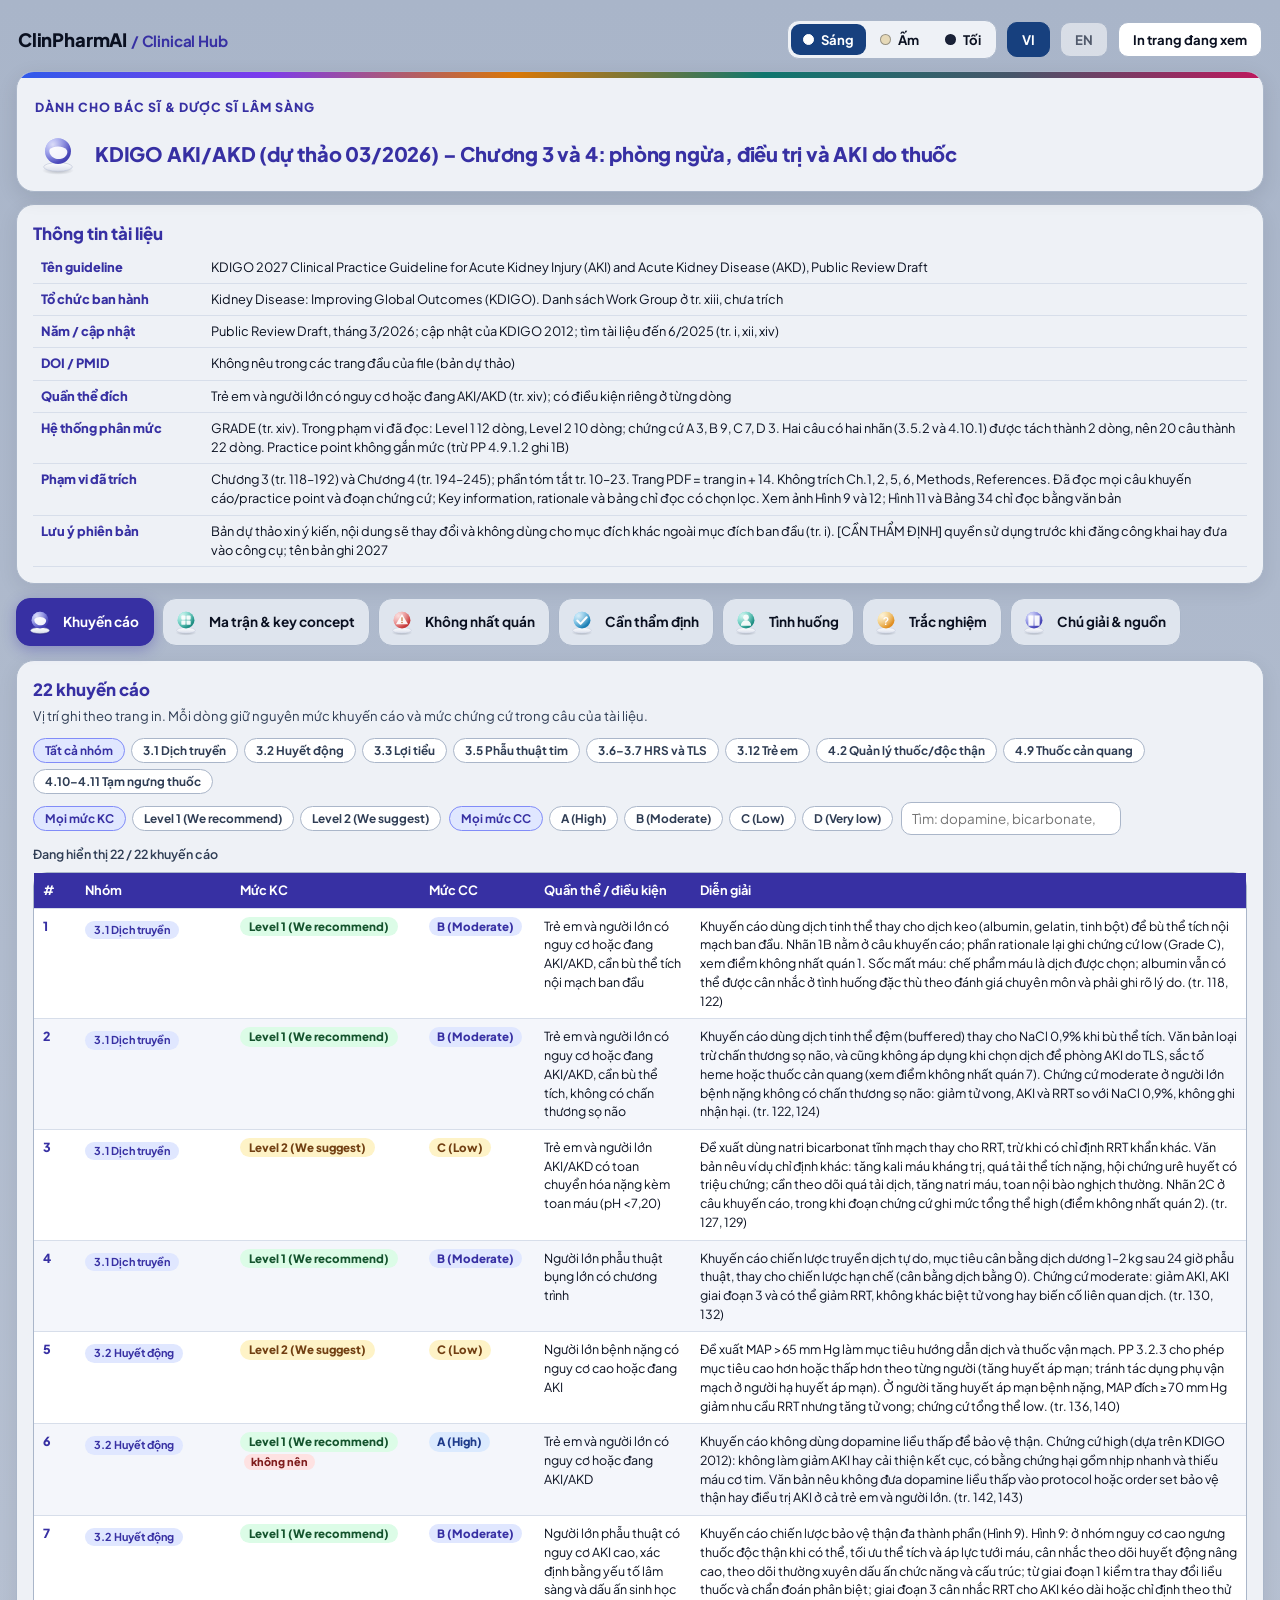
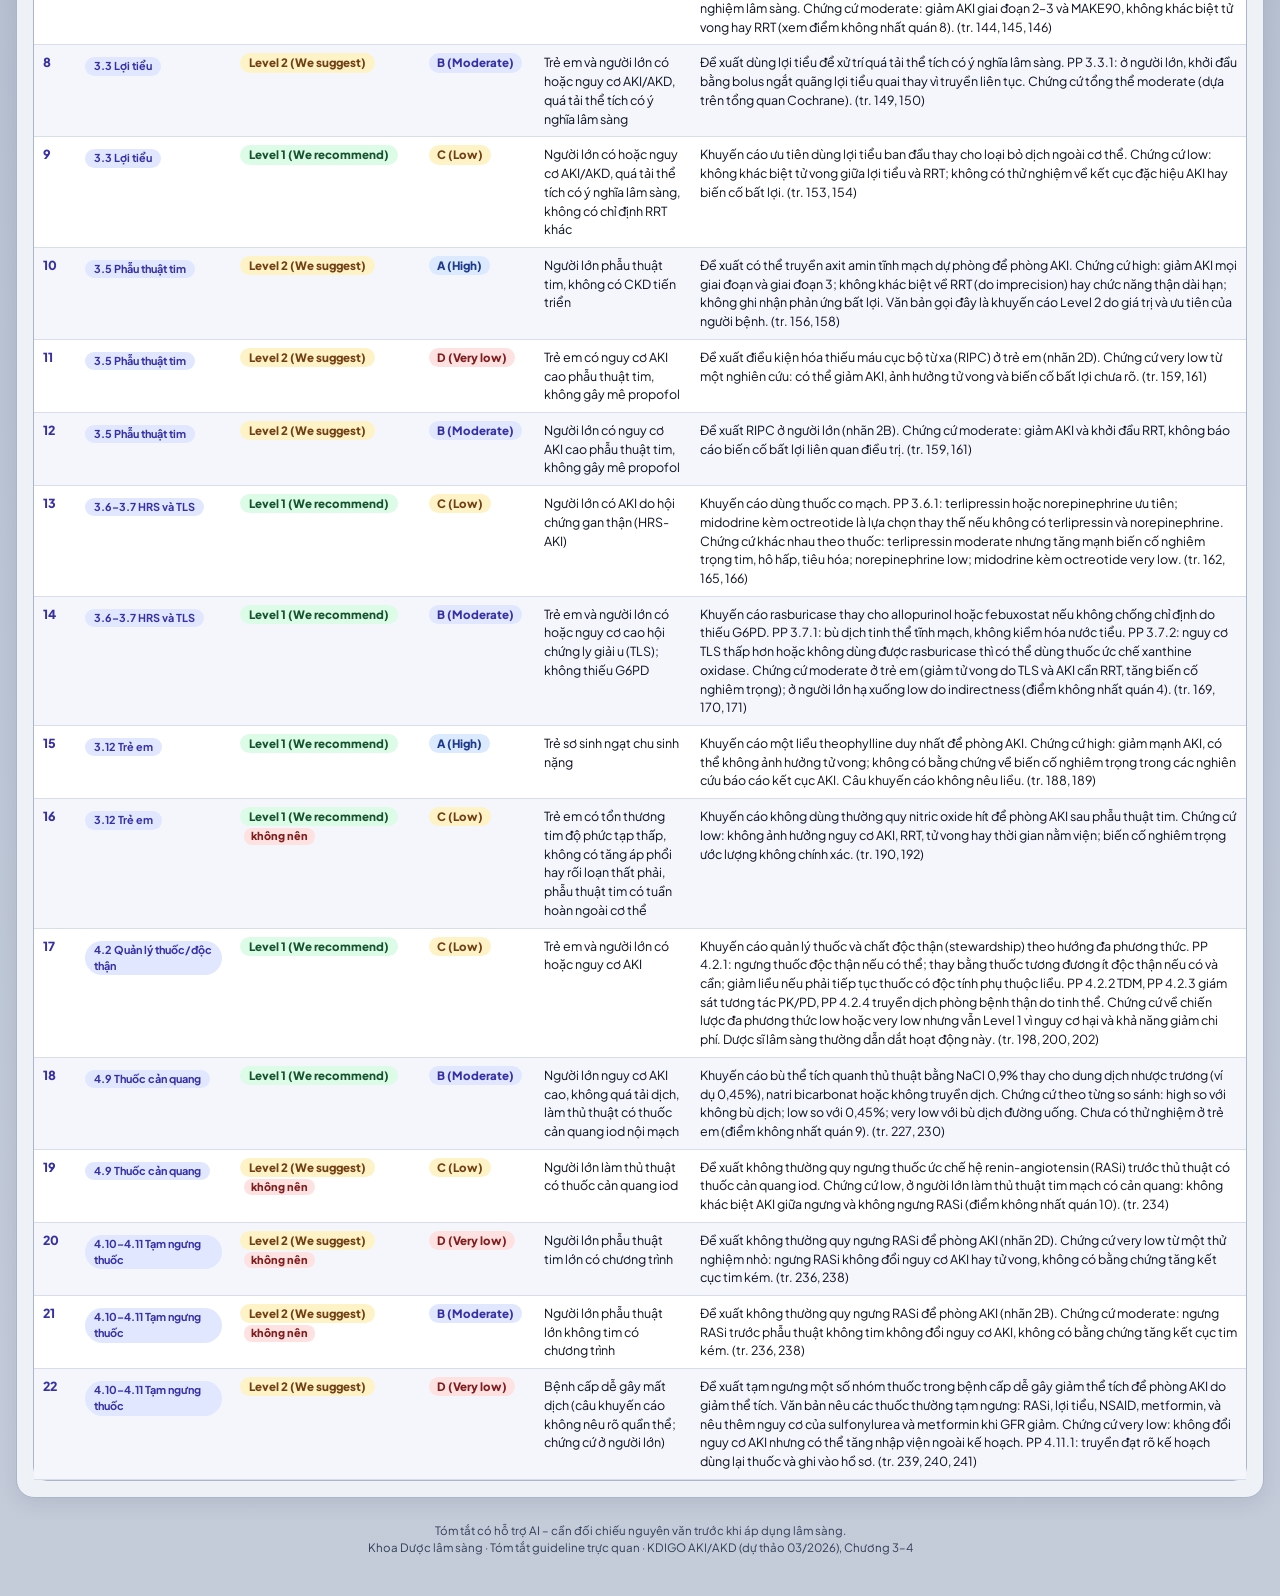
<file: KDIGO-AKI-AKD-2026-Ch3-4-tom-tat.html>
<!doctype html>
<html lang="vi" data-theme="light">
<head>
<meta charset="utf-8">
<meta name="viewport" content="width=device-width, initial-scale=1">
<title>KDIGO AKI/AKD (dự thảo 03/2026) – Chương 3 và 4: phòng ngừa, điều trị và AKI do thuốc</title>
<meta name="description" content="Tóm tắt trực quan Chương 3 và 4 của KDIGO AKI/AKD Public Review Draft (03/2026): bảng khuyến cáo, practice point, điểm không nhất quán, tình huống, trắc nghiệm.">
<link rel="preconnect" href="https://fonts.googleapis.com">
<link href="https://fonts.googleapis.com/css2?family=Plus+Jakarta+Sans:wght@400;500;600;700;800&display=swap" rel="stylesheet">
<style>
:root{--bg1:#a9b5c9;--bg2:#c4ccda;--card:#eef1f6;--card2:#dfe5ee;--line:#aab6c9;--tx:#0a1020;--mut:#2f3d54;--dim:#4a5a73;
--surf:#fff;--surf2:#f4f6fb;--tnt:#e0e7ff;--tnt2:#eef2ff;--line2:#d7deea;--band:#c7d2fe;--bandt:#1e1b4b;
--g:#15803d;--gb:#dcfce7;--gt:#14532d;--w:#a16207;--wb:#fef3c7;--wt:#713f12;--b:#b91c1c;--bb:#fee2e2;--bt:#7f1d1d;--n:#1d4ed8;--nb:#dbeafe;--nt:#1e3a8a;
--ind:#3730a3;--indt:#3730a3;--navy:#17407e;
--mild:#15803d;--mild-bg:#dcfce7;--mod:#a16207;--mod-bg:#fef3c7;--sev:#b91c1c;--sev-bg:#fee2e2;--life:#5b1030;--life-bg:#f6dce6;}
:root[data-theme="warm"]{--bg1:#e6d8bb;--bg2:#f3ead6;--card:#fbf5e8;--card2:#f0e6d0;--line:#d4c4a1;--tx:#2a2116;--mut:#5a4a33;--dim:#6b5a40;
--surf:#fffdf7;--surf2:#f8f1e1;--tnt:#f1e3c4;--tnt2:#f6ecd5;--line2:#e6d9bb;--band:#e8d6a8;--bandt:#4a3410;
--ind:#8a4b0f;--indt:#7a3f0a;--navy:#7a4a12;--n:#9a3412;}
:root[data-theme="dark"]{--bg1:#0b1220;--bg2:#111a2e;--card:#16213a;--card2:#1e2b4a;--line:#33466b;--tx:#e8edf8;--mut:#b4c0d8;--dim:#93a3c4;
--surf:#1b2a4a;--surf2:#203154;--tnt:#2a3a66;--tnt2:#243457;--line2:#2f4064;--band:#2f3f78;--bandt:#e0e7ff;
--g:#4ade80;--gb:#12361f;--gt:#bbf7d0;--w:#fbbf24;--wb:#3a2d0b;--wt:#fde68a;--b:#f87171;--bb:#3d1620;--bt:#fecaca;--nb:#14284f;--nt:#bfdbfe;--n:#93c5fd;
--ind:#4f46e5;--indt:#c7d2fe;--navy:#3b5bdb;
--mild-bg:#12361f;--mod-bg:#3a2d0b;--sev-bg:#3d1620;--life-bg:#3a1226;}
*{box-sizing:border-box}
html{scroll-behavior:smooth}
body{margin:0;font-family:"Plus Jakarta Sans",system-ui,-apple-system,"Segoe UI",Roboto,sans-serif;color:var(--tx);background:linear-gradient(180deg,var(--bg1),var(--bg2));background-color:var(--bg2);min-height:100vh;line-height:1.5;-webkit-font-smoothing:antialiased}
.wrap{max-width:1360px;margin:0 auto;padding:16px}
header.top{display:flex;gap:14px;align-items:center;flex-wrap:wrap;background:var(--card);border:1px solid var(--line);border-radius:18px;padding:14px 18px;box-shadow:0 6px 20px rgba(10,16,32,.10)}
header.top h1{margin:0;font-size:1.25rem;font-weight:800;color:var(--indt);letter-spacing:-.01em}
header.top p{margin:2px 0 0;font-size:.82rem;color:var(--mut);max-width:860px}
.ico{width:46px;height:46px;flex:none}
.ico svg{width:100%;height:100%;display:block}
.sp{flex:1}
.ainote{margin:12px 0 0;background:var(--wb);border:1px solid #fcd34d;color:var(--wt);border-radius:12px;padding:10px 14px;font-size:.8rem;font-weight:600}
.ainote p{margin:4px 0 0;font-weight:500}
nav.tabs{display:flex;gap:8px;flex-wrap:wrap;margin:14px 0}
nav.tabs button{display:flex;align-items:center;gap:8px;border:1px solid var(--line);background:var(--card2);color:var(--tx);border-radius:14px;padding:8px 14px 8px 8px;font-weight:700;font-size:.85rem;cursor:pointer;font-family:inherit}
nav.tabs button .ico{width:30px;height:30px}
nav.tabs button[aria-selected="true"]{background:var(--ind);color:#fff;border-color:var(--indt);box-shadow:0 4px 14px rgba(55,48,163,.35)}
nav.tabs button:hover:not([aria-selected="true"]){background:var(--surf)}
button:focus-visible,input:focus-visible,select:focus-visible,a:focus-visible{outline:3px solid #818cf8;outline-offset:2px}
.panel{background:var(--card);border:1px solid var(--line);border-radius:18px;padding:16px;box-shadow:0 6px 20px rgba(10,16,32,.08);margin-bottom:14px}
.panel[hidden]{display:none}
.panel h2{margin:0 0 4px;font-size:1.05rem;font-weight:800;color:var(--indt)}
.panel h3{margin:0 0 6px;font-size:.92rem;font-weight:800;color:var(--indt)}
.sub{margin:0 0 12px;color:var(--mut);font-size:.82rem}
.ref{color:var(--n);font-weight:700;font-size:.72rem;display:block;margin-top:2px}
.cnt{font-size:.78rem;color:var(--mut);font-weight:600;margin:0 0 8px}
.filters{display:flex;gap:8px;flex-wrap:wrap;align-items:center;margin-bottom:10px}
.chips{display:flex;gap:6px;flex-wrap:wrap}
.chip{border:1px solid var(--line);background:var(--surf);border-radius:999px;padding:4px 11px;font-size:.74rem;font-weight:700;color:var(--mut);cursor:pointer;font-family:inherit}
.chip[aria-pressed="true"]{background:var(--tnt);color:var(--indt);border-color:#818cf8}
.search{border:1px solid var(--line);border-radius:10px;padding:7px 10px;font-size:.84rem;font-family:inherit;background:var(--surf);color:var(--tx);min-width:220px}
.sr-only{position:absolute;width:1px;height:1px;overflow:hidden;clip:rect(0 0 0 0)}
.tw{border:1px solid var(--line);border-radius:14px;background:var(--surf)}
.tw .sc{overflow-x:visible}
table.rs{width:100%;border-collapse:collapse;font-size:.78rem}
table.rs th,table.rs td{padding:8px 9px;vertical-align:top;overflow-wrap:anywhere;border-bottom:1px solid var(--line2);text-align:left}
table.rs thead th{background:var(--ind);color:#fff;font-size:.8rem}
table.rs tbody tr:nth-child(even) td{background:var(--surf2)}
td.num{font-weight:800;color:var(--indt);width:42px}
td.drug{min-width:130px;overflow-wrap:normal!important}
td.drug b{color:var(--indt)}
#td td.num,#td th:nth-child(2){width:120px}
#td td.num{white-space:normal}
.grp{display:inline-block;margin-top:4px;background:var(--tnt);color:var(--indt);border-radius:999px;padding:1px 9px;font-size:.68rem;font-weight:700}
.ev{display:inline-block;min-width:24px;text-align:center;border-radius:999px;padding:1px 8px;font-weight:800;font-size:.72rem;margin-right:4px}
.ev.A{background:var(--gb);color:var(--gt)}.ev.D{background:var(--nb);color:var(--nt)}.ev.B{background:var(--wb);color:var(--wt)}
.evn{display:block;font-size:.72rem;color:var(--mut);margin-top:4px}
.empty{text-align:center;color:var(--mut);padding:18px!important}
.flag{display:inline-block;margin-top:4px;background:var(--wb);border:1px solid #fcd34d;color:var(--wt);border-radius:8px;padding:2px 8px;font-size:.72rem;font-weight:700}
.cap{display:inline-block;background:var(--bb);color:var(--bt);border-radius:8px;padding:2px 8px;font-weight:800;font-size:.74rem}
.chipcn{display:inline-block;background:var(--wb);color:var(--wt);border:1px solid #fcd34d;border-radius:999px;padding:1px 9px;font-size:.7rem;font-weight:800}

/* thang mức độ */
.ladder{display:grid;grid-template-columns:repeat(4,1fr);gap:8px;margin-bottom:10px}
.step{border:2px solid var(--line);background:var(--surf);border-radius:14px;padding:9px 10px;cursor:pointer;font-family:inherit;text-align:left;color:var(--tx)}
.step .nm{display:block;font-weight:800;font-size:.9rem}
.step .mt{display:block;font-size:.72rem;color:var(--mut);font-weight:600}
.step[data-k="nhe"]{--c:var(--mild)}.step[data-k="vua"]{--c:var(--mod)}.step[data-k="nang"]{--c:var(--sev)}.step[data-k="doa"]{--c:var(--life)}
.step[aria-pressed="true"]{border-color:var(--c);background:var(--c);color:#fff;box-shadow:0 4px 14px rgba(10,16,32,.25)}
.step[aria-pressed="true"] .mt{color:#fff}
.sevpanel{display:grid;grid-template-columns:1fr 1fr;gap:14px;border:2px solid var(--c);background:var(--surf);border-radius:14px;padding:12px 14px;border-left-width:8px}
.sevpanel .rule,.sevpanel .where{font-size:.78rem;color:var(--mut);margin:0 0 8px;font-weight:600}
dl.signs{margin:0;display:grid;grid-template-columns:150px 1fr;gap:4px 10px;font-size:.78rem}
dl.signs dt{font-weight:800;color:var(--indt)}dl.signs dd{margin:0}
ul.acts{margin:0;padding-left:18px;font-size:.8rem}ul.acts li{margin-bottom:6px}

/* ma trận nhanh */
.qmw{overflow-x:auto}
.qm{width:100%;min-width:760px;table-layout:fixed;border-collapse:separate;border-spacing:4px;font-size:.78rem}
.qm th{background:var(--ind);color:#fff;padding:8px;border-radius:8px}
.qm td.lab{background:var(--card2);font-weight:800;color:var(--indt);padding:8px;border-radius:8px;width:16%}
.qm td.q{padding:8px;border-radius:8px;overflow-wrap:anywhere;font-weight:600;border:1px solid rgba(10,16,32,.10)}
.qg{background:var(--gb);color:var(--gt)}.qw{background:var(--wb);color:var(--wt)}.qb{background:var(--bb);color:var(--bt)}.qn{background:var(--nb);color:var(--nt)}.qd{background:#7f1d1d;color:#fff}
.legend{display:flex;gap:8px;flex-wrap:wrap;margin:10px 0 0;font-size:.76rem;font-weight:700;align-items:center}
.legend span.k{padding:3px 10px;border-radius:999px;border:1px solid rgba(10,16,32,.12)}
.legend a{color:var(--n);text-decoration:underline}

/* đường đi */
.path{display:grid;grid-template-columns:repeat(4,1fr);gap:10px;margin-bottom:12px}
.stage{background:var(--surf);border:1px solid var(--line);border-radius:14px;padding:10px 12px}
.stage .n{display:inline-flex;width:26px;height:26px;border-radius:50%;background:var(--ind);color:#fff;font-weight:800;align-items:center;justify-content:center;font-size:.8rem;margin-bottom:4px}
.stage ul,.gate ul,.box ul,.admit ul{margin:6px 0 0;padding-left:16px;font-size:.78rem}
.stage li,.gate li,.box li,.admit li{margin-bottom:4px}
.gates{display:grid;grid-template-columns:repeat(3,1fr);gap:10px;margin-bottom:12px}
.gate{border-radius:14px;padding:10px 12px;border:2px solid var(--line);background:var(--surf)}
.gate.ok{border-color:var(--g);background:var(--gb)}.gate.part{border-color:#d97706;background:var(--wb)}.gate.bad{border-color:var(--b);background:var(--bb)}
.admit{background:var(--surf);border:2px dashed var(--b);border-radius:14px;padding:10px 14px;margin-bottom:12px}
.cols{display:grid;grid-template-columns:repeat(3,1fr);gap:10px}
.box{background:var(--surf);border:2px solid var(--b);border-radius:14px;padding:10px 12px}
.box.alt{border-color:#d97706}.box.dk{border-color:var(--indt)}

/* công cụ liều */
.form{display:grid;grid-template-columns:repeat(auto-fit,minmax(170px,1fr));gap:10px;margin-bottom:12px}
.form label{display:flex;flex-direction:column;gap:3px;font-size:.74rem;font-weight:700;color:var(--mut)}
.form input,.form select{border:1px solid var(--line);border-radius:10px;padding:8px 10px;font-size:.88rem;font-family:inherit;background:var(--surf);color:var(--tx)}
.est{display:flex;gap:10px;flex-wrap:wrap;margin:8px 0 14px}
.est div{background:var(--tnt);border-radius:12px;padding:8px 14px;font-weight:800;color:var(--indt);font-size:.86rem}
.est small{display:block;font-weight:600;color:var(--mut);font-size:.7rem}
.res{display:grid;grid-template-columns:repeat(auto-fit,minmax(270px,1fr));gap:10px}
.rc{border-radius:14px;padding:12px;border:2px solid var(--c);background:var(--surf)}
.rc h3{margin:0 0 6px;font-size:.88rem;font-weight:800;color:var(--c)}
.badge{display:inline-block;padding:2px 10px;border-radius:999px;font-size:.7rem;font-weight:800;margin-bottom:6px}
.s-ok{background:var(--gb);color:var(--gt)}.s-warn{background:var(--wb);color:var(--wt)}.s-na{background:var(--nb);color:var(--nt)}
.rc .dose{font-weight:800;font-size:.9rem;margin-bottom:6px}
.rc ul{margin:0;padding-left:16px;font-size:.76rem;color:var(--mut)}
.disc{font-size:.76rem;color:var(--mut);margin-top:10px}
.warn{background:var(--wb);border:1px solid #fcd34d;color:var(--wt);border-radius:10px;padding:8px 12px;font-size:.8rem;font-weight:600}

/* tình huống */
.cases{display:grid;gap:12px}
.case{background:var(--surf);border:1px solid var(--line);border-radius:14px;padding:12px 14px}
.case h3{margin:0 0 8px;font-size:.92rem;color:var(--indt);font-weight:800}
.case .row{display:grid;grid-template-columns:120px 1fr;gap:8px;font-size:.8rem;padding:4px 0;border-top:1px dashed var(--line2)}
.case .row b{font-weight:800}
.case .row.p b{color:var(--g)}.case .row.a b{color:var(--w)}.case .row.x b{color:var(--b)}.case .row.y b{color:var(--indt)}

/* trắc nghiệm */
.qh{font-weight:800;font-size:.95rem;margin:6px 0 10px}
.opt{display:block;width:100%;text-align:left;border:2px solid var(--line);background:var(--surf);border-radius:12px;padding:9px 12px;margin-bottom:8px;font-weight:600;font-size:.84rem;cursor:pointer;font-family:inherit;color:var(--tx)}
.opt:hover:not([disabled]){border-color:#818cf8;background:var(--tnt2)}
.opt.ok{border-color:var(--g);background:var(--gb)}.opt.no{border-color:var(--b);background:var(--bb)}
.expl{background:var(--tnt2);border-left:4px solid var(--ind);padding:8px 12px;border-radius:8px;font-size:.8rem;margin:8px 0}
.btn{border:0;background:var(--ind);color:#fff;border-radius:12px;padding:8px 18px;font-weight:800;font-size:.84rem;cursor:pointer;font-family:inherit}
.btn.alt{background:var(--surf);color:var(--indt);border:1px solid var(--ind)}

/* chú giải, nguồn */
.sec ol{margin:0;padding-left:18px;font-size:.8rem}
table.gl{width:100%;table-layout:fixed;border-collapse:collapse;font-size:.76rem;margin-bottom:12px}
table.gl th,table.gl td{border-bottom:1px solid var(--line2);padding:6px 8px;text-align:left;vertical-align:top;overflow-wrap:anywhere}
table.gl th{background:var(--band);color:var(--bandt)}
table.gl td:first-child{font-weight:800;color:var(--indt);width:16%}
.two{display:grid;grid-template-columns:1.2fr 1fr;gap:14px;font-size:.8rem}
.two ul{margin:0;padding-left:18px}.two li{margin-bottom:5px}
.refs{font-size:.76rem;color:var(--mut);list-style:none;padding-left:0!important}
footer{font-size:.72rem;color:var(--mut);text-align:center;padding:10px 0 24px}

@media(max-width:900px){
 .ladder{grid-template-columns:repeat(2,1fr)}.path,.cols,.gates,.two,.sevpanel{grid-template-columns:1fr}
 .case .row{grid-template-columns:1fr}dl.signs{grid-template-columns:120px 1fr}
 .tw{overflow-x:auto}table.rs{min-width:640px}
}
@media(max-width:640px){.wrap{padding:10px}.search{min-width:0;width:100%}}
@media(prefers-reduced-motion:reduce){html{scroll-behavior:auto}}
@media print{nav.tabs,.filters,.ladder,.btn{display:none}body{background:var(--surf)}.panel{break-inside:avoid-page}}

html[data-theme="dark"] .rc h3{color:var(--indt)}
html[data-theme="dark"] .ico svg{filter:brightness(.95)}

/* thanh trên cùng */
.topbar{display:flex;align-items:center;gap:10px;flex-wrap:wrap;padding:4px 2px 12px}
.brand{font-weight:800;font-size:1.15rem;color:var(--tx);letter-spacing:-.01em}
.brand span{color:var(--indt);font-size:.95rem;font-weight:700;margin-left:4px}
.seg{display:flex;gap:2px;border:1px solid var(--line);background:var(--card);border-radius:12px;padding:3px}
.seg button{border:0;background:transparent;border-radius:9px;padding:7px 12px;font-weight:700;font-size:.82rem;display:flex;align-items:center;gap:7px;color:var(--tx);cursor:pointer;font-family:inherit}
.seg button[aria-pressed="true"]{background:var(--navy);color:#fff}
.seg .dot{width:11px;height:11px;border-radius:50%;border:1px solid rgba(10,16,32,.35);display:inline-block}
.dot.l{background:#fff}.dot.w{background:#e6d9b8}.dot.d{background:#1a2238}
.seg button[aria-pressed="true"] .dot{border-color:#fff}
.pb{border:1px solid var(--line);background:var(--surf);border-radius:10px;padding:8px 14px;font-weight:700;font-size:.82rem;color:var(--tx);cursor:pointer;font-family:inherit}
.pb[aria-pressed="true"]{background:var(--navy);color:#fff;border-color:var(--navy)}
.pb:disabled{opacity:.55;cursor:not-allowed}
.pb:hover:not(:disabled):not([aria-pressed="true"]){background:var(--tnt2)}
header.top{position:relative;overflow:hidden;padding-top:26px}
header.top::before{content:"";position:absolute;left:0;right:0;top:0;height:6px;background:linear-gradient(90deg,#2f5bea,#7c3aed,#d97706,#0f766e,#475569,#be185d)}
.eyebrow{width:100%;font-size:.78rem;font-weight:800;letter-spacing:.08em;text-transform:uppercase;color:var(--indt)}

.docinfo{margin-top:12px}
.docinfo dl{margin:6px 0 0;display:grid;grid-template-columns:170px 1fr;gap:0;font-size:.8rem}
.docinfo dt,.docinfo dd{margin:0;padding:6px 8px;border-bottom:1px solid var(--line2)}
.docinfo dt{font-weight:800;color:var(--indt)}
.ainote{font-size:.84rem}
@media(max-width:640px){.docinfo dl{grid-template-columns:1fr}.docinfo dt{border-bottom:0;padding-bottom:0}}
@media print{.topbar{display:none}html[data-theme]{--bg1:#a9b5c9;--bg2:#c4ccda;--card:#eef1f6;--card2:#dfe5ee;--line:#aab6c9;--tx:#0a1020;--mut:#2f3d54;--dim:#4a5a73;--surf:#fff;--surf2:#f4f6fb;--tnt:#e0e7ff;--tnt2:#eef2ff;--line2:#d7deea;--band:#c7d2fe;--bandt:#1e1b4b;--g:#15803d;--gb:#dcfce7;--gt:#14532d;--w:#a16207;--wb:#fef3c7;--wt:#713f12;--b:#b91c1c;--bb:#fee2e2;--bt:#7f1d1d;--n:#1d4ed8;--nb:#dbeafe;--nt:#1e3a8a;--ind:#3730a3;--indt:#3730a3;--navy:#17407e;--mild:#15803d;--mild-bg:#dcfce7;--mod:#a16207;--mod-bg:#fef3c7;--sev:#b91c1c;--sev-bg:#fee2e2;--life:#5b1030;--life-bg:#f6dce6;--bg1:#fff;--bg2:#fff}}

/* bổ sung cho trang ACG */
.st{display:inline-block;border-radius:999px;padding:1px 9px;font-weight:800;font-size:.72rem}
.st.S{background:var(--gb);color:var(--gt)}.st.C{background:var(--wb);color:var(--wt)}
.ev.mod{background:var(--nb);color:var(--nt)}.ev.low{background:var(--tnt);color:var(--indt)}.ev.vlow{background:var(--bb);color:var(--bt)}
.neg{display:inline-block;margin-left:4px;background:var(--bb);color:var(--bt);border-radius:8px;padding:0 7px;font-size:.68rem;font-weight:800}
tr.hl td{outline:2px solid #818cf8;outline-offset:-2px;background:var(--tnt2)!important}
.mx{display:grid;grid-template-columns:110px 1fr 1fr;gap:6px;font-size:.78rem}
.mx>div{border-radius:10px;padding:8px}
.mx .h{background:var(--ind);color:#fff;font-weight:800;text-align:center}
.mx .r{background:var(--card2);color:var(--indt);font-weight:800;display:flex;align-items:center}
.mx .c{background:var(--surf);border:1px solid var(--line2);display:flex;gap:5px;flex-wrap:wrap;align-content:flex-start;min-height:54px}
.mx .c.S{background:var(--gb)}.mx .c.C{background:var(--wb)}
.rb{border:1px solid rgba(10,16,32,.2);background:var(--surf);color:var(--tx);border-radius:8px;padding:2px 9px;font-weight:800;font-size:.76rem;cursor:pointer;font-family:inherit}
.rb:hover{background:var(--tnt)}
.ico3{display:block;width:100%;height:100%}
.note{font-size:.78rem;color:var(--mut);margin:6px 0 0}
.lbl{font-size:.74rem;font-weight:800;color:var(--indt)}
.calc2{display:grid;grid-template-columns:1fr 1fr;gap:14px}
@media(max-width:900px){.calc2{grid-template-columns:1fr}.mx{grid-template-columns:80px 1fr 1fr}}
table.rs td.vt{min-width:150px}
.st,.ev{white-space:nowrap}
table.rs td.nw{min-width:96px;overflow-wrap:normal}

.tg{background:var(--gb);color:var(--gt)}.tw2{background:var(--wb);color:var(--wt)}.tb{background:var(--bb);color:var(--bt)}.tn{background:var(--nb);color:var(--nt)}.ti{background:var(--tnt);color:var(--indt)}
.mx .c.tg{background:var(--gb)}.mx .c.tw2{background:var(--wb)}.mx .c.tb{background:var(--bb)}.mx .c.tn{background:var(--nb)}.mx .c.ti{background:var(--tnt2)}
</style>
</head>
<body>
<svg width="0" height="0" style="position:absolute" aria-hidden="true"><defs>

<linearGradient id="g-ped" x1="0" y1="0" x2="0" y2="1"><stop offset="0" stop-color="#ffffff"/><stop offset="1" stop-color="#d9deea"/></linearGradient>
<linearGradient id="g-ind" x1="0" y1="0" x2="1" y2="1"><stop offset="0" stop-color="#818cf8"/><stop offset="1" stop-color="#3730a3"/></linearGradient>
<linearGradient id="g-teal" x1="0" y1="0" x2="1" y2="1"><stop offset="0" stop-color="#5eead4"/><stop offset="1" stop-color="#0f766e"/></linearGradient>
<linearGradient id="g-amb" x1="0" y1="0" x2="1" y2="1"><stop offset="0" stop-color="#fde68a"/><stop offset="1" stop-color="#d97706"/></linearGradient>
<linearGradient id="g-blu" x1="0" y1="0" x2="1" y2="1"><stop offset="0" stop-color="#7dd3fc"/><stop offset="1" stop-color="#0369a1"/></linearGradient>
<linearGradient id="g-red" x1="0" y1="0" x2="1" y2="1"><stop offset="0" stop-color="#fca5a5"/><stop offset="1" stop-color="#b91c1c"/></linearGradient>
<radialGradient id="r-sh" cx=".5" cy=".5" r=".5"><stop offset="0" stop-color="#0a1020" stop-opacity=".28"/><stop offset="1" stop-color="#0a1020" stop-opacity="0"/></radialGradient>
<radialGradient id="r-hi" cx=".3" cy=".25" r=".7"><stop offset="0" stop-color="#fff" stop-opacity=".75"/><stop offset="1" stop-color="#fff" stop-opacity="0"/></radialGradient>


</defs></svg>
<div class="wrap">
<div class="topbar">
  <div class="brand" id="brand"></div>
  <div class="sp"></div>
  <div class="seg" role="group" aria-label="Chế độ nền">
    <button type="button" data-th="light" aria-pressed="true"><span class="dot l"></span>Sáng</button>
    <button type="button" data-th="warm" aria-pressed="false"><span class="dot w"></span>Ấm</button>
    <button type="button" data-th="dark" aria-pressed="false"><span class="dot d"></span>Tối</button>
  </div>
  <button type="button" class="pb" aria-pressed="true" id="lang-vi">VI</button>
  <button type="button" class="pb" id="lang-en" disabled title="Bản tiếng Anh chưa có">EN</button>
  <button type="button" class="pb" id="print-btn">In trang đang xem</button>
</div>
<header class="top">
  <div class="eyebrow" id="eyebrow"></div>
  <div class="ico" id="hico"></div>
  <div><h1 id="h1"></h1></div>
</header>
<section class="panel docinfo" aria-label="Thông tin tài liệu">
  <h2>Thông tin tài liệu</h2>
  <dl id="docdl"></dl>
</section>
<noscript><p class="ainote">Trang này cần bật JavaScript để hiển thị bảng, bộ lọc và công cụ tính.</p></noscript>
<nav class="tabs" id="tabs" role="tablist" aria-label="Nội dung"></nav>

<div class="panel" id="p-rec" role="tabpanel">
  <h2 id="rec-h"></h2>
  <p class="sub" id="rec-sub"></p>
  <div class="filters">
    <div class="chips" id="gchips" role="group" aria-label="Lọc theo nhóm"></div>
    <div class="chips" id="schips" role="group" aria-label="Lọc theo mức khuyến cáo"></div>
    <div class="chips" id="echips" role="group" aria-label="Lọc theo mức chứng cứ"></div>
    <label class="sr-only" for="q">Tìm trong bảng khuyến cáo</label>
    <input class="search" id="q" type="search" placeholder="Tìm trong bảng khuyến cáo…">
  </div>
  <p class="cnt" id="count" aria-live="polite"></p>
  <div class="tw"><table class="rs" id="recs"></table></div>
</div>

<div class="panel" id="p-mx" role="tabpanel" hidden>
  <h2>Ma trận mức khuyến cáo × mức chứng cứ</h2>
  <p class="sub">Bấm số khuyến cáo để mở dòng tương ứng. Ô trống nghĩa là không có khuyến cáo nào ở mức đó.</p>
  <div class="mx" id="mx"></div>
  <p class="note" id="mx-note"></p>
  <div id="kc-wrap"><h2 style="margin-top:16px" id="kc-h"></h2>
  <div class="tw"><table class="rs" id="kc"></table></div></div>
</div>

<div class="panel" id="p-calc" role="tabpanel" hidden>
  <h2 id="calc-h"></h2>
  <p class="sub" id="calc-sub"></p>
  <div id="calc-body"></div>
  <p class="disc" id="calc-disc"></p>
</div>

<div class="panel" id="p-inc" role="tabpanel" hidden>
  <h2 id="inc-h"></h2>
  <p class="sub" id="inc-sub"></p>
  <div class="tw"><table class="rs" id="inc"></table></div>
</div>

<div class="panel" id="p-val" role="tabpanel" hidden>
  <h2>Khả năng áp dụng tại bệnh viện</h2>
  <p class="sub">Danh sách điểm cần thẩm định. Chưa đối chiếu với danh mục thuốc hay phác đồ nội bộ vì chưa được cung cấp.</p>
  <div class="tw"><table class="rs" id="val"></table></div>
</div>

<div class="panel" id="p-case" role="tabpanel" hidden>
  <h2>Tình huống minh hoạ (AI soạn, không phải ca thật)</h2>
  <p class="sub">Mỗi tình huống dẫn số dòng khuyến cáo làm cơ sở và giữ mức chứng cứ của dòng gốc.</p>
  <div class="cases" id="cases"></div>
</div>

<div class="panel" id="p-quiz" role="tabpanel" hidden>
  <h2>Trắc nghiệm ôn nhanh</h2>
  <p class="sub" id="qprog"></p>
  <div id="quiz"></div>
</div>

<div class="panel sec" id="p-ref" role="tabpanel" hidden>
  <h2>Chú giải từ viết tắt</h2>
  <table class="gl" id="gloss"></table>
  <div class="two">
    <div><h3>Kiểm tra trước khi giao</h3><ul id="selfcheck"></ul></div>
    <div><h3>Nguồn</h3><ul class="refs" id="sources"></ul></div>
  </div>
</div>

<footer id="foot"></footer>
</div>

<script type="application/json" id="data">{"schema": "tom-tat-guideline/v1", "meta": {"title": "KDIGO AKI/AKD (dự thảo 03/2026) – Chương 3 và 4: phòng ngừa, điều trị và AKI do thuốc", "desc": "Tóm tắt trực quan Chương 3 và 4 của KDIGO AKI/AKD Public Review Draft (03/2026): bảng khuyến cáo, practice point, điểm không nhất quán, tình huống, trắc nghiệm.", "brand": "ClinPharmAI", "brand_sub": "/ Clinical Hub", "eyebrow": "Dành cho bác sĩ & dược sĩ lâm sàng", "short": "KDIGO AKI/AKD Ch.3–4", "docinfo": [["Tên guideline", "KDIGO 2027 Clinical Practice Guideline for Acute Kidney Injury (AKI) and Acute Kidney Disease (AKD), Public Review Draft"], ["Tổ chức ban hành", "Kidney Disease: Improving Global Outcomes (KDIGO). Danh sách Work Group ở tr. xiii, chưa trích"], ["Năm / cập nhật", "Public Review Draft, tháng 3/2026; cập nhật của KDIGO 2012; tìm tài liệu đến 6/2025 (tr. i, xii, xiv)"], ["DOI / PMID", "Không nêu trong các trang đầu của file (bản dự thảo)"], ["Quần thể đích", "Trẻ em và người lớn có nguy cơ hoặc đang AKI/AKD (tr. xiv); có điều kiện riêng ở từng dòng"], ["Hệ thống phân mức", "GRADE (tr. xiv). Trong phạm vi đã đọc: Level 1 12 dòng, Level 2 10 dòng; chứng cứ A 3, B 9, C 7, D 3. Hai câu có hai nhãn (3.5.2 và 4.10.1) được tách thành 2 dòng, nên 20 câu thành 22 dòng. Practice point không gắn mức (trừ PP 4.9.1.2 ghi 1B)"], ["Phạm vi đã trích", "Chương 3 (tr. 118–192) và Chương 4 (tr. 194–245); phần tóm tắt tr. 10–23. Trang PDF = trang in + 14. Không trích Ch.1, 2, 5, 6, Methods, References. Đã đọc mọi câu khuyến cáo/practice point và đoạn chứng cứ; Key information, rationale và bảng chỉ đọc có chọn lọc. Xem ảnh Hình 9 và 12; Hình 11 và Bảng 34 chỉ đọc bằng văn bản"], ["Lưu ý phiên bản", "Bản dự thảo xin ý kiến, nội dung sẽ thay đổi và không dùng cho mục đích khác ngoài mục đích ban đầu (tr. i). [CẦN THẨM ĐỊNH] quyền sử dụng trước khi đăng công khai hay đưa vào công cụ; tên bản ghi 2027"]], "rec_sub": "Vị trí ghi theo trang in. Mỗi dòng giữ nguyên mức khuyến cáo và mức chứng cứ trong câu của tài liệu.", "search_hint": "Tìm: dopamine, bicarbonate, RASi, cản quang…", "kc_title": "Practice point (không chấm mức)", "inc_sub": "Mỗi điểm ghi hai vị trí và nội dung từng bên. Không tự chọn một phía.", "sources": ["Kidney Disease: Improving Global Outcomes (KDIGO) Acute Kidney Injury Work Group. KDIGO 2027 Clinical Practice Guideline for Acute Kidney Injury (AKI) and Acute Kidney Disease (AKD): Public Review Draft [Internet]. KDIGO; 2026 Mar [cited 2026 Oct 23]. 499 p. Chương 3–4."], "ai_label": "Tóm tắt có hỗ trợ AI – cần đối chiếu nguyên văn trước khi áp dụng lâm sàng.", "footer": "Khoa Dược lâm sàng · Tóm tắt guideline trực quan · KDIGO AKI/AKD (dự thảo 03/2026), Chương 3–4"}, "groups": ["3.1 Dịch truyền", "3.2 Huyết động", "3.3 Lợi tiểu", "3.5 Phẫu thuật tim", "3.6–3.7 HRS và TLS", "3.12 Trẻ em", "4.2 Quản lý thuốc/độc thận", "4.9 Thuốc cản quang", "4.10–4.11 Tạm ngưng thuốc"], "strengths": [{"k": "1", "label": "Level 1 (We recommend)", "tone": "tg"}, {"k": "2", "label": "Level 2 (We suggest)", "tone": "tw2"}], "certainty": [{"k": "A", "label": "A (High)", "tone": "tn"}, {"k": "B", "label": "B (Moderate)", "tone": "ti"}, {"k": "C", "label": "C (Low)", "tone": "tw2"}, {"k": "D", "label": "D (Very low)", "tone": "tb"}], "recs": [{"g": 0, "loc": "tr. 118, 122; tóm tắt tr. 10", "kw": "crystalloids rather than colloids", "s": "1", "neg": 0, "c": "B", "pop": "Trẻ em và người lớn có nguy cơ hoặc đang AKI/AKD, cần bù thể tích nội mạch ban đầu", "it": "Khuyến cáo dùng dịch tinh thể thay cho dịch keo (albumin, gelatin, tinh bột) để bù thể tích nội mạch ban đầu. Nhãn 1B nằm ở câu khuyến cáo; phần rationale lại ghi chứng cứ low (Grade C), xem điểm không nhất quán 1. Sốc mất máu: chế phẩm máu là dịch được chọn; albumin vẫn có thể được cân nhắc ở tình huống đặc thù theo đánh giá chuyên môn và phải ghi rõ lý do. (tr. 118, 122)", "n": 1}, {"g": 0, "loc": "tr. 122, 124; tóm tắt tr. 10", "kw": "buffered crystalloids instead of 0.9% saline", "s": "1", "neg": 0, "c": "B", "pop": "Trẻ em và người lớn có nguy cơ hoặc đang AKI/AKD, cần bù thể tích, không có chấn thương sọ não", "it": "Khuyến cáo dùng dịch tinh thể đệm (buffered) thay cho NaCl 0,9% khi bù thể tích. Văn bản loại trừ chấn thương sọ não, và cũng không áp dụng khi chọn dịch để phòng AKI do TLS, sắc tố heme hoặc thuốc cản quang (xem điểm không nhất quán 7). Chứng cứ moderate ở người lớn bệnh nặng không có chấn thương sọ não: giảm tử vong, AKI và RRT so với NaCl 0,9%, không ghi nhận hại. (tr. 122, 124)", "n": 2}, {"g": 0, "loc": "tr. 127, 129; tóm tắt tr. 10", "kw": "intravenous bicarbonate over rrt", "s": "2", "neg": 0, "c": "C", "pop": "Trẻ em và người lớn AKI/AKD có toan chuyển hóa nặng kèm toan máu (pH <7,20)", "it": "Đề xuất dùng natri bicarbonat tĩnh mạch thay cho RRT, trừ khi có chỉ định RRT khẩn khác. Văn bản nêu ví dụ chỉ định khác: tăng kali máu kháng trị, quá tải thể tích nặng, hội chứng urê huyết có triệu chứng; cần theo dõi quá tải dịch, tăng natri máu, toan nội bào nghịch thường. Nhãn 2C ở câu khuyến cáo, trong khi đoạn chứng cứ ghi mức tổng thể high (điểm không nhất quán 2). (tr. 127, 129)", "n": 3}, {"g": 0, "loc": "tr. 130, 132; tóm tắt tr. 10", "kw": "liberal intravenous fluid management strategy", "s": "1", "neg": 0, "c": "B", "pop": "Người lớn phẫu thuật bụng lớn có chương trình", "it": "Khuyến cáo chiến lược truyền dịch tự do, mục tiêu cân bằng dịch dương 1–2 kg sau 24 giờ phẫu thuật, thay cho chiến lược hạn chế (cân bằng dịch bằng 0). Chứng cứ moderate: giảm AKI, AKI giai đoạn 3 và có thể giảm RRT, không khác biệt tử vong hay biến cố liên quan dịch. (tr. 130, 132)", "n": 4}, {"g": 1, "loc": "tr. 136, 140; tóm tắt tr. 10", "kw": "mean arterial pressure (map) of >65", "s": "2", "neg": 0, "c": "C", "pop": "Người lớn bệnh nặng có nguy cơ cao hoặc đang AKI", "it": "Đề xuất MAP >65 mm Hg làm mục tiêu hướng dẫn dịch và thuốc vận mạch. PP 3.2.3 cho phép mục tiêu cao hơn hoặc thấp hơn theo từng người (tăng huyết áp mạn; tránh tác dụng phụ vận mạch ở người hạ huyết áp mạn). Ở người tăng huyết áp mạn bệnh nặng, MAP đích ≥70 mm Hg giảm nhu cầu RRT nhưng tăng tử vong; chứng cứ tổng thể low. (tr. 136, 140)", "n": 5}, {"g": 1, "loc": "tr. 142, 143; tóm tắt tr. 11", "kw": "against using low-dose dopamine", "s": "1", "neg": 1, "c": "A", "pop": "Trẻ em và người lớn có nguy cơ hoặc đang AKI/AKD", "it": "Khuyến cáo không dùng dopamine liều thấp để bảo vệ thận. Chứng cứ high (dựa trên KDIGO 2012): không làm giảm AKI hay cải thiện kết cục, có bằng chứng hại gồm nhịp nhanh và thiếu máu cơ tim. Văn bản nêu không đưa dopamine liều thấp vào protocol hoặc order set bảo vệ thận hay điều trị AKI ở cả trẻ em và người lớn. (tr. 142, 143)", "n": 6}, {"g": 1, "loc": "tr. 144, 145, 146; tóm tắt tr. 11", "kw": "multicomponent kidney-protection strategy", "s": "1", "neg": 0, "c": "B", "pop": "Người lớn phẫu thuật có nguy cơ AKI cao, xác định bằng yếu tố lâm sàng và dấu ấn sinh học", "it": "Khuyến cáo chiến lược bảo vệ thận đa thành phần (Hình 9). Hình 9: ở nhóm nguy cơ cao ngưng thuốc độc thận khi có thể, tối ưu thể tích và áp lực tưới máu, cân nhắc theo dõi huyết động nâng cao, theo dõi thường xuyên dấu ấn chức năng và cấu trúc; từ giai đoạn 1 kiểm tra thay đổi liều thuốc và chẩn đoán phân biệt; giai đoạn 3 cân nhắc RRT cho AKI kéo dài hoặc chỉ định theo thử nghiệm lâm sàng. Chứng cứ moderate: giảm AKI giai đoạn 2–3 và MAKE90, không khác biệt tử vong hay RRT (xem điểm không nhất quán 8). (tr. 144, 145, 146)", "n": 7}, {"g": 2, "loc": "tr. 149, 150; tóm tắt tr. 11", "kw": "we suggest use of diuretics", "s": "2", "neg": 0, "c": "B", "pop": "Trẻ em và người lớn có hoặc nguy cơ AKI/AKD, quá tải thể tích có ý nghĩa lâm sàng", "it": "Đề xuất dùng lợi tiểu để xử trí quá tải thể tích có ý nghĩa lâm sàng. PP 3.3.1: ở người lớn, khởi đầu bằng bolus ngắt quãng lợi tiểu quai thay vì truyền liên tục. Chứng cứ tổng thể moderate (dựa trên tổng quan Cochrane). (tr. 149, 150)", "n": 8}, {"g": 2, "loc": "tr. 153, 154; tóm tắt tr. 11", "kw": "initial use of diuretics in preference to", "s": "1", "neg": 0, "c": "C", "pop": "Người lớn có hoặc nguy cơ AKI/AKD, quá tải thể tích có ý nghĩa lâm sàng, không có chỉ định RRT khác", "it": "Khuyến cáo ưu tiên dùng lợi tiểu ban đầu thay cho loại bỏ dịch ngoài cơ thể. Chứng cứ low: không khác biệt tử vong giữa lợi tiểu và RRT; không có thử nghiệm về kết cục đặc hiệu AKI hay biến cố bất lợi. (tr. 153, 154)", "n": 9}, {"g": 3, "loc": "tr. 156, 158; tóm tắt tr. 12", "kw": "prophylactic intravenous amino acid", "s": "2", "neg": 0, "c": "A", "pop": "Người lớn phẫu thuật tim, không có CKD tiến triển", "it": "Đề xuất có thể truyền axit amin tĩnh mạch dự phòng để phòng AKI. Chứng cứ high: giảm AKI mọi giai đoạn và giai đoạn 3; không khác biệt về RRT (do imprecision) hay chức năng thận dài hạn; không ghi nhận phản ứng bất lợi. Văn bản gọi đây là khuyến cáo Level 2 do giá trị và ưu tiên của người bệnh. (tr. 156, 158)", "n": 10}, {"g": 3, "loc": "tr. 159, 161; tóm tắt tr. 12", "kw": "remote ischemic preconditioning", "s": "2", "neg": 0, "c": "D", "pop": "Trẻ em có nguy cơ AKI cao phẫu thuật tim, không gây mê propofol", "it": "Đề xuất điều kiện hóa thiếu máu cục bộ từ xa (RIPC) ở trẻ em (nhãn 2D). Chứng cứ very low từ một nghiên cứu: có thể giảm AKI, ảnh hưởng tử vong và biến cố bất lợi chưa rõ. (tr. 159, 161)", "n": 11}, {"g": 3, "loc": "tr. 159, 161; tóm tắt tr. 12", "kw": "remote ischemic preconditioning", "s": "2", "neg": 0, "c": "B", "pop": "Người lớn có nguy cơ AKI cao phẫu thuật tim, không gây mê propofol", "it": "Đề xuất RIPC ở người lớn (nhãn 2B). Chứng cứ moderate: giảm AKI và khởi đầu RRT, không báo cáo biến cố bất lợi liên quan điều trị. (tr. 159, 161)", "n": 12}, {"g": 4, "loc": "tr. 162, 165, 166; tóm tắt tr. 12", "kw": "vasoconstrictor therapy for adults", "s": "1", "neg": 0, "c": "C", "pop": "Người lớn có AKI do hội chứng gan thận (HRS-AKI)", "it": "Khuyến cáo dùng thuốc co mạch. PP 3.6.1: terlipressin hoặc norepinephrine ưu tiên; midodrine kèm octreotide là lựa chọn thay thế nếu không có terlipressin và norepinephrine. Chứng cứ khác nhau theo thuốc: terlipressin moderate nhưng tăng mạnh biến cố nghiêm trọng tim, hô hấp, tiêu hóa; norepinephrine low; midodrine kèm octreotide very low. (tr. 162, 165, 166)", "n": 13}, {"g": 4, "loc": "tr. 169, 170, 171; tóm tắt tr. 12", "kw": "rasburicase over allopurinol or febuxostat", "s": "1", "neg": 0, "c": "B", "pop": "Trẻ em và người lớn có hoặc nguy cơ cao hội chứng ly giải u (TLS); không thiếu G6PD", "it": "Khuyến cáo rasburicase thay cho allopurinol hoặc febuxostat nếu không chống chỉ định do thiếu G6PD. PP 3.7.1: bù dịch tinh thể tĩnh mạch, không kiềm hóa nước tiểu. PP 3.7.2: nguy cơ TLS thấp hơn hoặc không dùng được rasburicase thì có thể dùng thuốc ức chế xanthine oxidase. Chứng cứ moderate ở trẻ em (giảm tử vong do TLS và AKI cần RRT, tăng biến cố nghiêm trọng); ở người lớn hạ xuống low do indirectness (điểm không nhất quán 4). (tr. 169, 170, 171)", "n": 14}, {"g": 5, "loc": "tr. 188, 189; tóm tắt tr. 14", "kw": "single dose of theophylline", "s": "1", "neg": 0, "c": "A", "pop": "Trẻ sơ sinh ngạt chu sinh nặng", "it": "Khuyến cáo một liều theophylline duy nhất để phòng AKI. Chứng cứ high: giảm mạnh AKI, có thể không ảnh hưởng tử vong; không có bằng chứng về biến cố nghiêm trọng trong các nghiên cứu báo cáo kết cục AKI. Câu khuyến cáo không nêu liều. (tr. 188, 189)", "n": 15}, {"g": 5, "loc": "tr. 190, 192; tóm tắt tr. 14", "kw": "against routine use of inhaled nitric oxide", "s": "1", "neg": 1, "c": "C", "pop": "Trẻ em có tổn thương tim độ phức tạp thấp, không có tăng áp phổi hay rối loạn thất phải, phẫu thuật tim có tuần hoàn ngoài cơ thể", "it": "Khuyến cáo không dùng thường quy nitric oxide hít để phòng AKI sau phẫu thuật tim. Chứng cứ low: không ảnh hưởng nguy cơ AKI, RRT, tử vong hay thời gian nằm viện; biến cố nghiêm trọng ước lượng không chính xác. (tr. 190, 192)", "n": 16}, {"g": 6, "loc": "tr. 198, 200, 202; tóm tắt tr. 15", "kw": "drug and nephrotoxin stewardship", "s": "1", "neg": 0, "c": "C", "pop": "Trẻ em và người lớn có hoặc nguy cơ AKI", "it": "Khuyến cáo quản lý thuốc và chất độc thận (stewardship) theo hướng đa phương thức. PP 4.2.1: ngưng thuốc độc thận nếu có thể; thay bằng thuốc tương đương ít độc thận nếu có và cần; giảm liều nếu phải tiếp tục thuốc có độc tính phụ thuộc liều. PP 4.2.2 TDM, PP 4.2.3 giám sát tương tác PK/PD, PP 4.2.4 truyền dịch phòng bệnh thận do tinh thể. Chứng cứ về chiến lược đa phương thức low hoặc very low nhưng vẫn Level 1 vì nguy cơ hại và khả năng giảm chi phí. Dược sĩ lâm sàng thường dẫn dắt hoạt động này. (tr. 198, 200, 202)", "n": 17}, {"g": 7, "loc": "tr. 227, 230; tóm tắt tr. 21", "kw": "prophylactic periprocedural volume expansion with 0.9% saline", "s": "1", "neg": 0, "c": "B", "pop": "Người lớn nguy cơ AKI cao, không quá tải dịch, làm thủ thuật có thuốc cản quang iod nội mạch", "it": "Khuyến cáo bù thể tích quanh thủ thuật bằng NaCl 0,9% thay cho dung dịch nhược trương (ví dụ 0,45%), natri bicarbonat hoặc không truyền dịch. Chứng cứ theo từng so sánh: high so với không bù dịch; low so với 0,45%; very low với bù dịch đường uống. Chưa có thử nghiệm ở trẻ em (điểm không nhất quán 9). (tr. 227, 230)", "n": 18}, {"g": 7, "loc": "tr. 234; tóm tắt tr. 22", "kw": "not routinely withholding renin-angiotensin", "s": "2", "neg": 1, "c": "C", "pop": "Người lớn làm thủ thuật có thuốc cản quang iod", "it": "Đề xuất không thường quy ngưng thuốc ức chế hệ renin-angiotensin (RASi) trước thủ thuật có thuốc cản quang iod. Chứng cứ low, ở người lớn làm thủ thuật tim mạch có cản quang: không khác biệt AKI giữa ngưng và không ngưng RASi (điểm không nhất quán 10). (tr. 234)", "n": 19}, {"g": 8, "loc": "tr. 236, 238; tóm tắt tr. 23", "kw": "elective major cardiac (2d)", "s": "2", "neg": 1, "c": "D", "pop": "Người lớn phẫu thuật tim lớn có chương trình", "it": "Đề xuất không thường quy ngưng RASi để phòng AKI (nhãn 2D). Chứng cứ very low từ một thử nghiệm nhỏ: ngưng RASi không đổi nguy cơ AKI hay tử vong, không có bằng chứng tăng kết cục tim kém. (tr. 236, 238)", "n": 20}, {"g": 8, "loc": "tr. 236, 238; tóm tắt tr. 23", "kw": "non-cardiac surgery (2b)", "s": "2", "neg": 1, "c": "B", "pop": "Người lớn phẫu thuật lớn không tim có chương trình", "it": "Đề xuất không thường quy ngưng RASi để phòng AKI (nhãn 2B). Chứng cứ moderate: ngưng RASi trước phẫu thuật không tim không đổi nguy cơ AKI, không có bằng chứng tăng kết cục tim kém. (tr. 236, 238)", "n": 21}, {"g": 8, "loc": "tr. 239, 240, 241; tóm tắt tr. 23", "kw": "temporarily stopping specific classes of drugs", "s": "2", "neg": 0, "c": "D", "pop": "Bệnh cấp dễ gây mất dịch (câu khuyến cáo không nêu rõ quần thể; chứng cứ ở người lớn)", "it": "Đề xuất tạm ngưng một số nhóm thuốc trong bệnh cấp dễ gây giảm thể tích để phòng AKI do giảm thể tích. Văn bản nêu các thuốc thường tạm ngưng: RASi, lợi tiểu, NSAID, metformin, và nêu thêm nguy cơ của sulfonylurea và metformin khi GFR giảm. Chứng cứ very low: không đổi nguy cơ AKI nhưng có thể tăng nhập viện ngoài kế hoạch. PP 4.11.1: truyền đạt rõ kế hoạch dùng lại thuốc và ghi vào hồ sơ. (tr. 239, 240, 241)", "n": 22}], "kc": [{"id": "PP 3.1.1", "loc": "tr. 130; tóm tắt tr. 10", "txt": "Cho uống bù nước (ORS) ở nơi không thể hoặc không thực tế truyền dịch tĩnh mạch.", "cond": "Trẻ em và người lớn có nguy cơ hoặc đang AKI/AKD"}, {"id": "PP 3.2.1", "loc": "tr. 134; tóm tắt tr. 10", "txt": "Dùng chiến lược theo dõi huyết động để đánh giá tưới máu và cung cấp oxy; tùy bối cảnh và nguồn lực.", "cond": "Người lớn có nguy cơ hoặc đang AKI"}, {"id": "PP 3.2.2", "loc": "tr. 135; tóm tắt tr. 10", "txt": "Dùng thuốc vận mạch kèm dịch khi hạ huyết áp không đáp ứng truyền dịch ban đầu.", "cond": "Trẻ em và người lớn có nguy cơ hoặc đang AKI"}, {"id": "PP 3.2.3", "loc": "tr. 136; tóm tắt tr. 10", "txt": "MAP đích cao hơn hoặc thấp hơn có thể phù hợp từng người (tăng huyết áp mạn; tránh tác dụng phụ vận mạch ở hạ huyết áp mạn).", "cond": "Người lớn bệnh nặng"}, {"id": "PP 3.2.4", "loc": "tr. 144; tóm tắt tr. 11", "txt": "Nên cân nhắc các chiến lược bảo vệ thận ở AKI/AKD đã xác lập.", "cond": "Trẻ em và người lớn AKI/AKD"}, {"id": "PP 3.3.1", "loc": "tr. 152; tóm tắt tr. 11", "txt": "Khởi đầu bằng bolus ngắt quãng lợi tiểu quai, không truyền liên tục.", "cond": "Người lớn có hoặc nguy cơ AKI/AKD"}, {"id": "PP 3.4.1", "loc": "tr. 155; tóm tắt tr. 11", "txt": "Insulin nhắm glucose huyết tương 140–180 mg/dl (7,8–10 mmol/l) là chấp nhận được so với mục tiêu tích cực hơn.", "cond": "Trẻ em và người lớn bệnh nặng có hoặc nguy cơ AKI/AKD"}, {"id": "PP 3.6.1", "loc": "tr. 162; tóm tắt tr. 12", "txt": "Chọn thuốc co mạch theo bối cảnh; ưu tiên terlipressin hoặc norepinephrine; midodrine kèm octreotide nếu hai thuốc kia không có.", "cond": "Người lớn HRS-AKI"}, {"id": "PP 3.7.1", "loc": "tr. 169; tóm tắt tr. 12", "txt": "Bù dịch tinh thể tĩnh mạch, không kiềm hóa nước tiểu.", "cond": "Trẻ em và người lớn có hoặc nguy cơ TLS"}, {"id": "PP 3.7.2", "loc": "tr. 170; tóm tắt tr. 12", "txt": "Có thể dùng thuốc ức chế xanthine oxidase.", "cond": "Nguy cơ TLS thấp hơn, hoặc rasburicase chống chỉ định hay không có"}, {"id": "PP 3.8.1", "loc": "tr. 174; tóm tắt tr. 12", "txt": "Dùng dịch tinh thể tĩnh mạch để bù thể tích.", "cond": "Nguy cơ hoặc có bệnh thận do sắc tố heme (tiêu cơ vân, tan máu)"}, {"id": "PP 3.9.1", "loc": "tr. 175; tóm tắt tr. 12", "txt": "Ưu tiên dinh dưỡng đường tiêu hóa.", "cond": "Trẻ em và người lớn có nguy cơ hoặc đang AKI/AKD"}, {"id": "PP 3.9.2", "loc": "tr. 175; tóm tắt tr. 12", "txt": "Tránh hạn chế protein với mục đích phòng ngừa hoặc trì hoãn RRT.", "cond": "Trẻ em và người lớn AKI/AKD"}, {"id": "PP 3.9.3", "loc": "tr. 176; tóm tắt tr. 13", "txt": "Tránh nạp protein quá mức.", "cond": "Người lớn AKI/AKD"}, {"id": "PP 3.9.4", "loc": "tr. 176; tóm tắt tr. 13", "txt": "Không cần đổi mục tiêu calo do AKI/AKD, trừ khi đang RRT.", "cond": "Trẻ em và người lớn"}, {"id": "PP 3.9.5", "loc": "tr. 177; tóm tắt tr. 13", "txt": "Nên cân nhắc rà soát định kỳ và bổ sung vitamin tan trong nước và vi chất.", "cond": "Trẻ em và người lớn đang CRRT"}, {"id": "PP 3.10.1", "loc": "tr. 177; tóm tắt tr. 13", "txt": "Cần điều trị đặc hiệu, gồm cân nhắc chấm dứt thai kỳ sớm.", "cond": "Phụ nữ mang thai AKI/AKD"}, {"id": "PP 3.11.1", "loc": "tr. 178; tóm tắt tr. 13", "txt": "Tìm nguyên nhân nhiễm trùng và môi trường đặc trưng vùng, điều trị đặc hiệu sớm kèm hỗ trợ chuẩn.", "cond": "AKD/AKI ở vùng nhiệt đới và cận nhiệt đới"}, {"id": "PP 3.11.2", "loc": "tr. 181; tóm tắt tr. 13", "txt": "Đưa AKI do độc chất vào chẩn đoán phân biệt.", "cond": "AKD/AKI ở vùng dùng thuốc y học cổ truyền và hóa chất độc"}, {"id": "PP 3.11.3", "loc": "tr. 185; tóm tắt tr. 13", "txt": "Cân nhắc tổn thương do nhiệt.", "cond": "AKD/AKI sau phơi nhiễm nhiệt độ cao kéo dài"}, {"id": "PP 3.12.1.1", "loc": "tr. 185; tóm tắt tr. 13", "txt": "Dùng mục tiêu huyết áp theo tuổi để hướng dẫn xử trí huyết động.", "cond": "Trẻ em có nguy cơ hoặc đang AKI"}, {"id": "PP 3.12.2.1", "loc": "tr. 186; tóm tắt tr. 13", "txt": "Dùng mục tiêu protein theo tuổi, không hạn chế; duy trì tối thiểu 2,5 g/kg mỗi ngày khi đang CRRT.", "cond": "Trẻ em AKI/AKD"}, {"id": "PP 3.12.2.2", "loc": "tr. 187; tóm tắt tr. 13", "txt": "Bổ sung thường quy vitamin tan trong nước.", "cond": "Trẻ em đang CRRT"}, {"id": "PP 3.12.3.1", "loc": "tr. 187; tóm tắt tr. 13", "txt": "Hợp lý khi dùng terlipressin hoặc norepinephrine tùy bối cảnh và tình trạng người bệnh.", "cond": "Trẻ em HRS-AKI"}, {"id": "PP 4.1.1", "loc": "tr. 194; tóm tắt tr. 15", "txt": "Thuốc có thể góp phần gây AKI được xếp vào 4 nhóm theo chức năng thận và dấu ấn tổn thương tại thời điểm phơi nhiễm (Hình 11). Ví dụ trong chú thích: trimethoprim, cimetidin (không rối loạn chức năng, không tổn thương); ACEi, ARB (rối loạn chức năng, không tổn thương); aminoglycosid, acyclovir, thuốc kháng VEGF (tổn thương, không rối loạn chức năng); NSAID (cả hai).", "cond": "Hình 11 chỉ đọc bằng văn bản"}, {"id": "PP 4.2.1", "loc": "tr. 202; tóm tắt tr. 16", "txt": "Xử trí AKD liên quan thuốc: ngưng thuốc độc thận nếu có thể; thay bằng thuốc tương đương ít độc thận nếu có và cần; giảm liều nếu phải tiếp tục thuốc có độc tính trực tiếp phụ thuộc liều.", "cond": "Thuốc gây tổn thương thận"}, {"id": "PP 4.2.2", "loc": "tr. 202; tóm tắt tr. 16", "txt": "TDM là thành phần của stewardship: đo nồng độ thuốc nối tiếp.", "cond": "Thuốc độc thận, thải trừ qua thận, hoặc biên độ điều trị hẹp, ở trẻ em và người lớn"}, {"id": "PP 4.2.3", "loc": "tr. 203; tóm tắt tr. 16", "txt": "Giám sát tương tác PK/PD làm tăng nguy cơ AKI.", "cond": "Là thành phần của stewardship đa phương thức"}, {"id": "PP 4.2.4", "loc": "tr. 205; tóm tắt tr. 16", "txt": "Có thể dùng truyền dịch tĩnh mạch để phòng bệnh thận do tinh thể do thuốc.", "cond": "Là thành phần của stewardship đa phương thức"}, {"id": "PP 4.3.1", "loc": "tr. 208; tóm tắt tr. 16", "txt": "Dược sĩ nên thực hiện đối chiếu thuốc, rà soát phác đồ thuốc và stewardship thuốc/độc thận.", "cond": "Trẻ em và người lớn nằm viện có hoặc nguy cơ AKI"}, {"id": "PP 4.3.2", "loc": "tr. 211; tóm tắt tr. 16", "txt": "Hệ thống hỗ trợ quyết định lâm sàng (CDSS) có thể là công cụ hiệu quả cho stewardship.", "cond": "Trẻ em và người lớn"}, {"id": "PP 4.4.1", "loc": "tr. 211; tóm tắt tr. 16", "txt": "Dấu ấn tổn thương ống thận được phê duyệt để theo dõi AKI do thuốc. Câu gốc không nêu cơ quan phê duyệt.", "cond": "Không nêu"}, {"id": "PP 4.4.2", "loc": "tr. 211; tóm tắt tr. 16", "txt": "Dấu ấn có thể hữu ích để phân biệt cơ chế và căn nguyên bệnh thận liên quan thuốc.", "cond": "Trẻ em và người lớn"}, {"id": "PP 4.5.1", "loc": "tr. 212; tóm tắt tr. 16", "txt": "Không dựa vào Clcr hoặc eGFR từ công thức giả định trạng thái ổn định của creatinin để chỉnh liều thuốc thải trừ qua thận.", "cond": "Trẻ em và người lớn AKI/AKD đang tiến triển hoặc hồi phục"}, {"id": "PP 4.5.2", "loc": "tr. 212; tóm tắt tr. 17", "txt": "Dùng xu hướng SCr và lượng nước tiểu để chỉnh liều; có thể tính KeGFR khi đủ số lần đo SCr.", "cond": "Người lớn AKI (KeGFR)"}, {"id": "PP 4.5.3", "loc": "tr. 213; tóm tắt tr. 17", "txt": "Cân nhắc và điều chỉnh liều khi GFR, yếu tố không-GFR của chất chỉ điểm lọc, hoặc thể tích phân bố chưa ổn định. Điểm lấy từ KDIGO 2024 CKD.", "cond": "Người bệnh nói chung, theo Work Group áp dụng cho AKI/AKD"}, {"id": "PP 4.5.4", "loc": "tr. 213, 214–215; tóm tắt tr. 17–19", "txt": "Đánh giá và chỉnh liều theo yếu tố thuốc, người bệnh và RRT (Bảng 34). Bảng 34: thuốc thải trừ qua thận có Vd <0,7 l/kg và/hoặc gắn protein <80% có khả năng bị CRRT loại bỏ; gợi ý bổ sung liều cho thuốc bị thải >30–40% sau thẩm tách; hạ albumin máu tăng phân suất tự do; bù dịch và thoát mạch mao mạch tăng Vd thuốc ưa nước, có thể cần liều nạp khoảng 25% cao hơn thường lệ; nếu RRT <25% độ thanh thải của người bệnh thì không bổ sung đáng kể; sắp xếp thải thuốc: CVVHDF > CVVH > IHD; pha loãng trước giảm độ thanh thải thuốc khoảng 15% so với pha loãng sau. Chú thích bảng: yếu tố liên quan RRT không áp dụng cho trẻ em (điểm không nhất quán 5).", "cond": "Trẻ em và người lớn đang CRRT"}, {"id": "PP 4.6.1", "loc": "tr. 216; tóm tắt tr. 20", "txt": "Khai thác kỹ tiền sử xã hội, nghề nghiệp, dân số để tìm phơi nhiễm thuốc trừ sâu và môi trường.", "cond": "Trẻ em và người lớn AKI mắc phải tại cộng đồng"}, {"id": "PP 4.6.2", "loc": "tr. 216; tóm tắt tr. 20", "txt": "Xác định và hạn chế sản phẩm tự nhiên có thể góp phần gây AKI/AKD qua trao đổi lấy người bệnh làm trung tâm.", "cond": "Không nêu"}, {"id": "PP 4.7.1", "loc": "tr. 217; tóm tắt tr. 20", "txt": "Cân nhắc chẩn đoán phân biệt AKI sau cản quang, có thể do nguyên nhân khác.", "cond": "AKI sau cản quang"}, {"id": "PP 4.8.1", "loc": "tr. 217; tóm tắt tr. 20", "txt": "Dùng công cụ đã thẩm định để đánh giá nguy cơ AKI.", "cond": "Người lớn dùng thuốc cản quang trong động mạch cho thủ thuật tim"}, {"id": "PP 4.8.2", "loc": "tr. 221; tóm tắt tr. 20", "txt": "Đánh giá yếu tố nguy cơ CA-AKI, đặc biệt sàng lọc suy giảm chức năng thận sẵn có.", "cond": "Trẻ em và người lớn dự kiến dùng thuốc cản quang đường tĩnh mạch"}, {"id": "PP 4.9.1.1", "loc": "tr. 222; tóm tắt tr. 20", "txt": "Quyết định dùng cản quang sau cân nhắc nguy cơ-lợi ích; khi lợi ích vượt nguy cơ thì không hoãn thủ thuật; dùng phương pháp hình ảnh thay thế cho người đã hoặc nguy cơ cao CA-AKI (Hình 12).", "cond": "Trẻ em và người lớn"}, {"id": "PP 4.9.1.2", "loc": "tr. 223; tóm tắt tr. 21", "txt": "Có thể dùng thuốc cản quang iod đẳng hoặc thấp thẩm thấu. Câu gốc mang nhãn (1B) dù là practice point (điểm không nhất quán 3).", "cond": "Trẻ em và người lớn có nguy cơ CA-AKI"}, {"id": "PP 4.9.1.3", "loc": "tr. 224; tóm tắt tr. 21", "txt": "Dùng liều cản quang thấp nhất có thể để đạt chất lượng hình ảnh.", "cond": "Trẻ em và người lớn nguy cơ cao CA-AKI"}, {"id": "PP 4.9.2.1", "loc": "tr. 225; tóm tắt tr. 21", "txt": "Đưa đánh giá tình trạng thể tích vào chiến lược truyền dịch.", "cond": "Trẻ em và người lớn nguy cơ cao CA-AKI"}, {"id": "PP 4.9.2.2", "loc": "tr. 232; tóm tắt tr. 22", "txt": "Khi không quá tải thể tích, hợp lý khi ngưng lợi tiểu lúc truyền dịch đẳng trương.", "cond": "Người lớn nguy cơ cao CA-AKI"}, {"id": "PP 4.9.3.1", "loc": "tr. 233; tóm tắt tr. 22", "txt": "Cản quang tĩnh mạch có thể xử trí theo đồng thuận hội X quang. Điểm lấy từ KDIGO 2024 CKD: ngưng thuốc độc thận không thiết yếu 24–48 giờ trước và 48 giờ sau cản quang khi AKI hoặc eGFR <30; metformin: không cần ngừng khi eGFR >30 và không AKI, ngừng khi AKI hoặc eGFR ≤30 và không dùng lại trong ít nhất 48 giờ; N-acetylcystein, vitamin C, furosemid, dopamin, fenoldopam, chẹn kênh canxi chưa cho lợi ích nhất quán; thẩm tách phòng ngừa quanh cản quang không khuyến cáo.", "cond": "AKI hoặc GFR <60 ml/phút/1,73 m² (CKD G3a–G5) làm thăm dò chương trình"}, {"id": "PP 4.11.1", "loc": "tr. 239; tóm tắt tr. 23", "txt": "Nếu ngưng thuốc trong bệnh cấp, truyền đạt rõ kế hoạch dùng lại cho người bệnh và nhân viên y tế, ghi hồ sơ. Điểm lấy từ KDIGO 2024 CKD.", "cond": "Theo Work Group áp dụng cho AKI/AKD"}, {"id": "PP 4.12.1.1", "loc": "tr. 244; tóm tắt tr. 23", "txt": "Dấu ấn nước tiểu về tổn thương thận có thể giúp phát hiện AKI do độc thận.", "cond": "Trẻ sơ sinh"}, {"id": "PP 4.12.2.1", "loc": "tr. 244; tóm tắt tr. 23", "txt": "Có thể dùng xu hướng SCr và lượng nước tiểu để chỉnh liều; giá trị của công thức KeGFR để chỉnh liều ở trẻ em chưa rõ.", "cond": "Trẻ em"}], "inc": [{"t": "Mức chứng cứ của khuyến cáo 3.1.1", "a": "Tr. 118 và 122, câu khuyến cáo: nhãn (1B)", "b": "Tr. 122, phần rationale: \"certainty of evidence is low (Grade C)\"", "note": "Cùng một khuyến cáo mang hai mức chứng cứ khác nhau. Dòng 1 giữ nhãn 1B của câu khuyến cáo."}, {"t": "Mức chứng cứ của khuyến cáo 3.1.3", "a": "Tr. 127, câu khuyến cáo: nhãn (2C)", "b": "Tr. 129: \"the overall certainty of evidence was graded as high\"", "note": "Câu ghi chứng cứ C, đoạn chứng cứ ghi tổng thể high. Dòng 3 giữ nhãn 2C."}, {"t": "Practice point mang nhãn mức", "a": "Tr. 21 (tóm tắt) và tr. 223: PP 4.9.1.2 kết thúc bằng (1B)", "b": "Các practice point khác trong Ch.3–4 không gắn nhãn", "note": "Chưa rõ PP 4.9.1.2 là khuyến cáo hay practice point; không tạo dòng khuyến cáo mới."}, {"t": "Phạm vi chứng cứ của khuyến cáo 3.7.1", "a": "Tr. 170: khuyến cáo 1B cho trẻ em và người lớn", "b": "Tr. 171–172: chứng cứ moderate ở trẻ em; ở người lớn hạ xuống low do indirectness vì không có thử nghiệm ở người lớn", "note": "Nhãn 1B bao phủ cả hai quần thể, trong khi chứng cứ người lớn thấp hơn."}, {"t": "Yếu tố RRT trong Bảng 34 và PP 4.5.4", "a": "Tr. 213 và tr. 17 (tóm tắt): PP 4.5.4 áp dụng cho trẻ em và người lớn đang CRRT", "b": "Chú thích Bảng 34 (tr. 19 tóm tắt, tr. 215): yếu tố liên quan RRT không áp dụng cho trẻ em", "note": "Không tự chọn một phía."}, {"t": "Tên và ngày của bản dự thảo", "a": "Tr. i và xiv: tên \"KDIGO 2027 Clinical Practice Guideline\"", "b": "Tr. i: \"Public Review Draft, March 2026\"; tr. xii, xiv: tìm tài liệu đến 6/2025", "note": "Bản dự thảo xin ý kiến, nội dung sẽ thay đổi."}, {"t": "Điều kiện trong văn bản nhưng không có trong câu khuyến cáo 3.1.2", "a": "Tr. 122: câu khuyến cáo chỉ loại trừ chấn thương sọ não", "b": "Tr. 122 và 127: văn bản còn nói không áp dụng khi chọn dịch để phòng TLS, sắc tố heme, hoặc CA-AKI (Khuyến cáo 4.9.2.1)", "note": "Điều kiện loại trừ bổ sung chỉ xuất hiện trong văn bản."}, {"t": "Quần thể của khuyến cáo 3.2.3", "a": "Tr. 144: người lớn phẫu thuật có nguy cơ AKI cao", "b": "Tr. 146: chứng cứ từ người lớn bệnh nặng hoặc phẫu thuật lớn", "note": "Quần thể của chứng cứ rộng hơn câu khuyến cáo."}, {"t": "Mức chứng cứ hỗn hợp trong khuyến cáo 4.9.2.1", "a": "Tr. 227: nhãn (1B), ưu tiên NaCl 0,9% hơn natri bicarbonat", "b": "Tr. 230: chứng cứ high so với không bù dịch; low so với 0,45%; very low với đường uống; moderate rằng AKI và có thể RRT tương tự giữa bicarbonat và NaCl 0,9%", "note": "Nhãn đơn lẻ che các mức khác nhau theo từng so sánh."}, {"t": "Quần thể chứng cứ của khuyến cáo 4.9.3.1", "a": "Tr. 234: câu khuyến cáo cho người lớn dùng cản quang iod", "b": "Tr. 234: chứng cứ low ở người lớn thủ thuật tim mạch", "note": "Chứng cứ hẹp hơn quần thể trong câu."}], "val": [{"item": "Dịch tinh thể đệm (Ringer lactat, Plasma-Lyte...) và dịch keo trong danh mục thuốc, quy định dùng albumin", "ref": "1, 2"}, {"item": "Natri bicarbonat tĩnh mạch (nồng độ 4,2% và 8,4%) và quy trình theo dõi natri, thể tích, toan nội bào", "ref": "3"}, {"item": "Vận mạch cho HRS-AKI: terlipressin có đăng ký và có trong danh mục không, norepinephrine, midodrine kèm octreotide", "ref": "13"}, {"item": "Rasburicase có sẵn không, xét nghiệm G6PD, allopurinol và febuxostat trong danh mục", "ref": "14"}, {"item": "Theophylline tiêm cho trẻ sơ sinh ngạt: chế phẩm, quy trình liều tại khoa Sơ sinh", "ref": "15"}, {"item": "Thuốc cản quang iod đẳng hoặc thấp thẩm thấu có trong danh mục; quy trình sàng lọc nguy cơ CA-AKI và truyền dịch trước thủ thuật", "ref": "18; PP 4.9.1.2"}, {"item": "Quy trình stewardship thuốc độc thận, TDM, nhân lực dược lâm sàng, CDSS tại bệnh viện", "ref": "17; PP 4.2.2, 4.3.1, 4.3.2"}, {"item": "Chỉnh liều thuốc thải qua thận khi AKI và RRT: có theo xu hướng SCr, KeGFR, TDM, bảng liều CRRT tại đơn vị", "ref": "PP 4.5.1–4.5.4"}, {"item": "Quy trình ngưng/dùng lại RASi, lợi tiểu, NSAID, metformin (sick-day) và hướng dẫn người bệnh", "ref": "19–22"}, {"item": "Quyền sử dụng: đây là bản dự thảo xin ý kiến, ghi rõ không dùng cho mục đích khác ngoài mục đích ban đầu; cần chờ bản chính thức trước khi đưa vào quy trình hay công cụ của bệnh viện", "ref": "Tr. i"}], "cases": [{"t": "Tình huống 1 (giả định): sốc nhiễm khuẩn, hạ huyết áp, nguy cơ AKI", "rows": [["Giả định", "Người lớn nhập ICU vì nhiễm khuẩn huyết, huyết áp tụt, chưa có chấn thương sọ não, creatinin bắt đầu tăng."], ["Điều tài liệu nói", "Bù thể tích ban đầu bằng dịch tinh thể thay cho dịch keo (khuyến cáo 1, 1B); dịch tinh thể đệm thay NaCl 0,9% (khuyến cáo 2, 1B); MAP >65 mm Hg (khuyến cáo 5, 2C); không dùng dopamine liều thấp để bảo vệ thận (khuyến cáo 6, 1A)."], ["Lưu ý", "Khuyến cáo 1 có mâu thuẫn giữa nhãn 1B và Grade C trong rationale. PP 3.2.3 cho phép mục tiêu MAP khác nếu tăng huyết áp mạn."]]}, {"t": "Tình huống 2 (giả định): toan máu nặng kèm AKI", "rows": [["Giả định", "Người lớn AKI, pH máu động mạch 7,12, không tăng kali máu kháng trị, không quá tải dịch, không có hội chứng urê huyết có triệu chứng."], ["Điều tài liệu nói", "Đề xuất dùng bicarbonat tĩnh mạch thay cho RRT khi pH <7,20 (khuyến cáo 3, 2C), trừ khi có chỉ định RRT khẩn khác."], ["Lưu ý", "Nếu xuất hiện tăng kali kháng trị, quá tải thể tích nặng hoặc urê huyết có triệu chứng thì xét RRT; theo dõi quá tải dịch và tăng natri máu. Điểm không nhất quán 2 về mức chứng cứ."]]}, {"t": "Tình huống 3 (giả định): phẫu thuật tim nguy cơ cao", "rows": [["Giả định", "Người lớn mổ tim chương trình, nguy cơ AKI cao theo yếu tố lâm sàng và dấu ấn sinh học, không CKD tiến triển, không gây mê propofol, đang dùng ACEi."], ["Điều tài liệu nói", "Chiến lược bảo vệ thận đa thành phần (khuyến cáo 7, 1B); axit amin tĩnh mạch dự phòng (khuyến cáo 10, 2A); RIPC ở người lớn (khuyến cáo 12, 2B); không thường quy ngưng RASi trước mổ tim (khuyến cáo 20, 2D)."], ["Lưu ý", "Chứng cứ không ngưng RASi trước mổ tim là very low, từ một thử nghiệm nhỏ."]]}, {"t": "Tình huống 4 (giả định): chụp cản quang ở người nguy cơ cao", "rows": [["Giả định", "Người lớn nguy cơ CA-AKI cao, không quá tải dịch, chụp CT có cản quang iod tĩnh mạch, đang dùng ACEi, lợi tiểu và metformin."], ["Điều tài liệu nói", "Bù NaCl 0,9% quanh thủ thuật (khuyến cáo 18, 1B); hợp lý ngưng lợi tiểu khi không quá tải (PP 4.9.2.2); không thường quy ngưng RASi (khuyến cáo 19, 2C)."], ["Lưu ý", "Metformin: PP 4.9.3.1 (lấy từ KDIGO 2024 CKD) nêu theo eGFR và AKI. Cần đối chiếu thêm bảng dữ liệu eGFR thực tế; điểm không nhất quán 9 và 10."]]}, {"t": "Tình huống 5 (giả định): trẻ sơ sinh ngạt và trẻ sau mổ tim", "rows": [["Giả định", "Sơ sinh ngạt chu sinh nặng; trẻ khác mổ tim có tuần hoàn ngoài cơ thể, tổn thương tim phức tạp thấp, không tăng áp phổi."], ["Điều tài liệu nói", "Một liều theophylline cho sơ sinh ngạt nặng (khuyến cáo 15, 1A); không dùng thường quy nitric oxide hít (khuyến cáo 16, 1C)."], ["Lưu ý", "Câu khuyến cáo theophylline không nêu liều: cần đối chiếu nguyên văn và tờ HDSD tại bệnh viện."]]}], "quiz": [{"q": "Khuyến cáo về dopamine liều thấp để bảo vệ thận có mức nào?", "o": ["Level 2, chứng cứ C, đề xuất dùng", "Level 1, chứng cứ A, khuyến cáo không dùng", "Level 1, chứng cứ B, khuyến cáo dùng", "Không gắn mức"], "a": 1, "e": "Khuyến cáo 3.2.2 là 1A, khuyến cáo không dùng (tr. 142, 143)."}, {"q": "Ngưỡng pH nào trong câu khuyến cáo 3.1.3 để đề xuất bicarbonat tĩnh mạch thay cho RRT?", "o": ["pH <7,30", "pH <7,20", "pH <7,10", "pH <7,00"], "a": 1, "e": "Câu khuyến cáo 3.1.3: acidemia pH <7,20, mức 2C (tr. 127)."}, {"q": "Điểm không nhất quán nào liên quan khuyến cáo 3.1.1?", "o": ["Nhãn 1B ở câu và Grade C ở rationale", "Nhãn 2A và 2D", "Thiếu tên thuốc", "Số trang khác nhau"], "a": 0, "e": "Câu ghi (1B) nhưng rationale ghi low (Grade C) (tr. 118, 122)."}, {"q": "Khuyến cáo 4.9.2.1 ưu tiên dịch nào trước thuốc cản quang iod ở người lớn nguy cơ cao không quá tải?", "o": ["NaCl 0,45%", "Natri bicarbonat", "NaCl 0,9%", "Không truyền dịch"], "a": 2, "e": "Khuyến cáo 4.9.2.1 (1B): NaCl 0,9% thay vì nhược trương, bicarbonat hoặc không truyền dịch (tr. 227)."}, {"q": "Khuyến cáo không thường quy ngưng RASi trước phẫu thuật tim chương trình mang nhãn nào?", "o": ["2B", "2D", "1B", "1C"], "a": 1, "e": "Phẫu thuật tim 2D, phẫu thuật không tim 2B (tr. 236)."}, {"q": "MAP đích trong khuyến cáo 3.2.1 cho người lớn bệnh nặng là bao nhiêu?", "o": [">55 mm Hg", ">65 mm Hg", ">75 mm Hg", ">85 mm Hg"], "a": 1, "e": "Khuyến cáo 3.2.1 (2C): MAP >65 mm Hg (tr. 136)."}, {"q": "Practice point nào trong Ch.4 lại mang nhãn mức (1B)?", "o": ["PP 4.2.1", "PP 4.9.1.2", "PP 4.9.2.2", "PP 4.11.1"], "a": 1, "e": "PP 4.9.1.2 kết thúc bằng (1B) (tr. 223); đây là điểm không nhất quán 3."}], "gloss": [{"term": "AKI", "mean": "Tổn thương thận cấp (acute kidney injury)", "page": "118"}, {"term": "AKD", "mean": "Bệnh thận cấp (acute kidney disease)", "page": "118"}, {"term": "CA-AKI", "mean": "AKI liên quan thuốc cản quang (contrast-associated AKI)", "page": "222"}, {"term": "RASi", "mean": "Thuốc ức chế hệ renin-angiotensin", "page": "234"}, {"term": "HRS-AKI", "mean": "AKI do hội chứng gan thận", "page": "162"}, {"term": "TLS", "mean": "Hội chứng ly giải u (tumor lysis syndrome)", "page": "169"}, {"term": "MAKE90", "mean": "Biến cố thận bất lợi chính ở 90 ngày", "page": "146"}, {"term": "KeGFR", "mean": "GFR động học ước tính (kinetic eGFR)", "page": "212"}], "selfcheck": ["Đã đọc bằng văn bản toàn bộ phần tóm tắt Ch.3–4 (tr. 10–23, PDF 24–37), mọi câu khuyến cáo và practice point trong thân chương, và các đoạn \"Certainty of evidence\" của 20 câu khuyến cáo.", "Đã xem ảnh trang Hình 9 (tr. 145) và Hình 12 (tr. 223). Hình 11 và Bảng 34 chỉ đọc bằng văn bản; Key information, rationale và nội dung thử nghiệm chỉ đọc có chọn lọc.", "Kiểm tra tự động 97 cụm từ, số liệu và nhãn trên đúng trang: 97 khớp (4 truy vấn lỗi lần đầu do viết truy vấn hoặc nội dung nằm trong ảnh, đã sửa). Đếm nhãn: Level 1 12, Level 2 10; chứng cứ A 3, B 9, C 7, D 3, khớp ô \"Hệ thống phân mức\".", "Phát hiện 10 điểm không nhất quán, gồm 2 câu khuyến cáo có nhãn khác mô tả chứng cứ (3.1.1, 3.1.3). Chưa đọc lại nguyên văn từng ô lần hai; chưa thay thế việc đọc lại nguyên văn.", "Tình huống và trắc nghiệm do AI soạn từ các dòng khuyến cáo, giả định, không dùng dữ liệu bệnh nhân thật."], "checks": {"pdf": "src.pdf", "page_offset": 14, "items": [{"p": 118, "s": "we recommend using crystalloids rather than colloids"}, {"p": 122, "s": "certainty of evidence is low (grade c)"}, {"p": 122, "s": "buffered crystalloids instead of 0.9% saline"}, {"p": 122, "s": "does not apply to people with traumatic brain injury"}, {"p": 124, "s": "buffered crystalloids reduce the risk of death"}, {"p": 127, "s": "severe metabolic acidosis with acidemia"}, {"p": 127, "s": "unless there is another urgent indication for rrt"}, {"p": 127, "s": "refractory hyperkalemia, severe volume overload, or symptomatic uremia"}, {"p": 129, "s": "overall certainty of evidence was graded as high"}, {"p": 130, "s": "oral rehydration"}, {"p": 130, "s": "positive fluid balance gain of 1-2 kg at 24 hours"}, {"p": 132, "s": "liberal fluid strategy decreases the risk of aki"}, {"p": 134, "s": "hemodynamic monitoring strategies"}, {"p": 136, "s": "mean arterial pressure (map) of >65 mm hg"}, {"p": 140, "s": "overall certainty of evidence was graded as low"}, {"p": 142, "s": "we recommend against using low-dose dopamine"}, {"p": 143, "s": "tachyarrhythmias and myocardial ischemia"}, {"p": 143, "s": "protocols or order sets"}, {"p": 144, "s": "multicomponent kidney-protection strategy"}, {"p": 146, "s": "reduce the risk of stage 2 or 3 aki and make90"}, {"p": 149, "s": "we suggest use of diuretics"}, {"p": 150, "s": "overall, there is moderate certainty of evidence"}, {"p": 152, "s": "intermittent boluses"}, {"p": 153, "s": "in preference to"}, {"p": 154, "s": "no difference in mortality between diuretic use and application of rrt"}, {"p": 155, "s": "140-180 mg/dl"}, {"p": 156, "s": "prophylactic intravenous amino acid"}, {"p": 158, "s": "intravenous amino acids reduce the risk of any stage of aki"}, {"p": 159, "s": "remote ischemic preconditioning"}, {"p": 161, "s": "remote ischemic preconditioning reduces the risk of aki and rrt"}, {"p": 161, "s": "for children undergoing cardiac surgery"}, {"p": 162, "s": "vasoconstrictor therapy for adults"}, {"p": 162, "s": "midodrine with octreotide"}, {"p": 165, "s": "large increased risk of serious adverse events"}, {"p": 169, "s": "without urinary alkalinization"}, {"p": 170, "s": "rasburicase over allopurinol or febuxostat"}, {"p": 170, "s": "xanthine oxidase inhibitors"}, {"p": 172, "s": "downgraded to low due to indirectness"}, {"p": 174, "s": "heme pigment nephropathy"}, {"p": 175, "s": "enteral route"}, {"p": 176, "s": "excessive protein intake should be avoided"}, {"p": 177, "s": "water-soluble vitamins"}, {"p": 177, "s": "early delivery"}, {"p": 178, "s": "tropical and subtropical regions"}, {"p": 181, "s": "traditional medicines and toxic chemicals"}, {"p": 185, "s": "prolonged exposure to high temperatures"}, {"p": 185, "s": "age-appropriate blood pressure targets"}, {"p": 186, "s": "2.5 grams/kg"}, {"p": 187, "s": "routinely in children receiving crrt"}, {"p": 187, "s": "terlipressin or norepinephrine for children"}, {"p": 188, "s": "single dose of theophylline"}, {"p": 189, "s": "theophylline greatly reduces the risk of aki"}, {"p": 190, "s": "against routine use of inhaled nitric oxide"}, {"p": 192, "s": "inhaled nitric oxide during anesthesia does not affect"}, {"p": 194, "s": "4 categories"}, {"p": 198, "s": "drug and nephrotoxin stewardship using a multimodal approach"}, {"p": 198, "s": "a level 1 recommendation was warranted"}, {"p": 202, "s": "discontinuation of offending nephrotoxic agents"}, {"p": 202, "s": "therapeutic drug monitoring"}, {"p": 203, "s": "drug-drug interactions"}, {"p": 205, "s": "crystalline nephropathies"}, {"p": 208, "s": "pharmacists should perform medication reconciliation"}, {"p": 211, "s": "clinical decision support systems"}, {"p": 211, "s": "biomarkers of tubular damage are approved"}, {"p": 212, "s": "should not be based on creatinine clearance"}, {"p": 212, "s": "kegfr"}, {"p": 213, "s": "consider and adapt drug dosing"}, {"p": 213, "s": "table 34"}, {"p": 214, "s": "molecular weight"}, {"p": 215, "s": "do not apply to children"}, {"p": 216, "s": "pesticides"}, {"p": 216, "s": "natural products"}, {"p": 217, "s": "differential diagnosis of post-contrast aki"}, {"p": 217, "s": "validated tools"}, {"p": 221, "s": "preexisting impairment of kidney function"}, {"p": 222, "s": "alternative imaging methods"}, {"p": 223, "s": "iso-osmolar or low-osmolar iodinated contrast media may be used"}, {"p": 223, "s": "(1b)"}, {"p": 224, "s": "lowest possible dose"}, {"p": 225, "s": "volume status assessment"}, {"p": 227, "s": "we recommend prophylactic periprocedural volume expansion with 0.9% saline"}, {"p": 230, "s": "high certainty of evidence that prophylactic volume expansion"}, {"p": 230, "s": "very low certainty of evidence regarding prophylactic volume expansion"}, {"p": 232, "s": "hold diuretics"}, {"p": 233, "s": "withdrawal of nonessential potentially nephrotoxic medications"}, {"p": 233, "s": "metformin need not be stopped"}, {"p": 234, "s": "not routinely withholding renin-angiotensin"}, {"p": 234, "s": "there are not differences in incident aki"}, {"p": 236, "s": "major cardiac (2d)"}, {"p": 236, "s": "non-cardiac surgery (2b)"}, {"p": 238, "s": "does not alter the risk of aki"}, {"p": 239, "s": "temporarily stopping specific classes of drugs"}, {"p": 239, "s": "clear plan of when to restart"}, {"p": 240, "s": "sulfonylureas and metformin"}, {"p": 241, "s": "may increase the risk of unplanned hospital admissions"}, {"p": 244, "s": "newborns"}, {"p": 244, "s": "validity of kegfr equations"}]}}</script>
<script>
"use strict";
function esc(s){return String(s).replace(/[&<>"']/g,function(c){return {"&":"&amp;","<":"&lt;",">":"&gt;",'"':"&quot;","'":"&#39;"}[c];});}
var $=function(i){return document.getElementById(i);};
var D=JSON.parse($("data").textContent);
var M=D.meta,GRP=D.groups,SC=D.strengths,CE=D.certainty,RECS=D.recs,KC=D.kc||[],INC=D.inc||[],VAL=D.val||[],CASES=D.cases||[],QUIZ=D.quiz||[],GL=D.gloss||[];
function find(a,k){for(var i=0;i<a.length;i++)if(a[i].k===k)return a[i];return {k:k,label:k,tone:"ti"};}

/* ===== ICON 3D ===== */
function ico(g,glyph){return '<svg class="ico3" viewBox="0 0 64 64" aria-hidden="true"><ellipse cx="32" cy="55" rx="22" ry="6" fill="url(#r-sh)"/><ellipse cx="32" cy="50" rx="20" ry="6" fill="url(#g-ped)" stroke="#c3cadb"/><circle cx="32" cy="28" r="18" fill="url(#'+g+')"/><circle cx="32" cy="28" r="18" fill="url(#r-hi)"/>'+glyph+'</svg>';}
var G={
 liver:'<path d="M20 26c6-6 18-6 24 0 3 4-1 12-9 13-8 1-16-5-15-13z" fill="#fff" opacity=".92"/>',
 grid:'<g fill="#fff" opacity=".92"><rect x="22" y="18" width="9" height="9" rx="2"/><rect x="33" y="18" width="9" height="9" rx="2"/><rect x="22" y="29" width="9" height="9" rx="2"/><rect x="33" y="29" width="9" height="9" rx="2"/></g>',
 calc:'<g fill="#fff" opacity=".92"><rect x="23" y="16" width="18" height="24" rx="3"/></g><g fill="#3730a3"><rect x="26" y="19" width="12" height="5" rx="1"/><circle cx="27" cy="29" r="1.7"/><circle cx="32" cy="29" r="1.7"/><circle cx="37" cy="29" r="1.7"/><circle cx="27" cy="35" r="1.7"/><circle cx="32" cy="35" r="1.7"/><circle cx="37" cy="35" r="1.7"/></g>',
 warn:'<path d="M32 15l13 22H19z" fill="#fff" opacity=".92"/><rect x="31" y="22" width="2" height="8" fill="#b45309"/><circle cx="32" cy="33" r="1.4" fill="#b45309"/>',
 check:'<path d="M22 29l7 7 13-14" stroke="#fff" stroke-width="4.5" fill="none" stroke-linecap="round" stroke-linejoin="round"/>',
 case:'<g fill="#fff" opacity=".92"><circle cx="32" cy="22" r="6"/><path d="M21 40c0-8 6-12 11-12s11 4 11 12z"/></g>',
 quiz:'<text x="32" y="38" text-anchor="middle" font-size="22" font-weight="800" fill="#fff" font-family="sans-serif">?</text>',
 book:'<g fill="#fff" opacity=".92"><path d="M20 18h11v22H20z"/><path d="M33 18h11v22H33z"/></g>'
};
var TABS=[["p-rec","Khuyến cáo","g-ind",G.liver,true],["p-mx","Ma trận & key concept","g-teal",G.grid,true],["p-calc","Công cụ tính","g-amb",G.calc,!!(D.tools&&D.tools.html)],["p-inc","Không nhất quán","g-red",G.warn,true],["p-val","Cần thẩm định","g-blu",G.check,true],["p-case","Tình huống","g-teal",G.case,CASES.length>0],["p-quiz","Trắc nghiệm","g-amb",G.quiz,QUIZ.length>0],["p-ref","Chú giải & nguồn","g-ind",G.book,true]].filter(function(t){return t[4];});

/* ===== RENDER ===== */
var state={g:-1,s:"",e:"",q:"",hl:0,tab:"p-rec"};
function stBadge(r){var s=find(SC,r.s);return '<span class="st '+s.tone+'">'+esc(s.label)+'</span>'+(r.neg?'<span class="neg">không nên</span>':'');}
function renderRecs(){
  var q=state.q.trim().toLowerCase();
  var rows=RECS.filter(function(r){
    if(state.g>=0&&r.g!==state.g)return false;
    if(state.s&&r.s!==state.s)return false;
    if(state.e&&r.c!==state.e)return false;
    if(q&&(r.kw+" "+r.pop+" "+r.it+" "+GRP[r.g]).toLowerCase().indexOf(q)<0)return false;
    return true;});
  var h='<thead><tr><th>#</th><th>Nhóm</th><th>Mức KC</th><th>Mức CC</th><th>Quần thể / điều kiện</th><th>Diễn giải</th></tr></thead><tbody>';
  if(!rows.length)h+='<tr><td colspan="6" class="empty">Không có dòng nào khớp bộ lọc.</td></tr>';
  rows.forEach(function(r){var e=find(CE,r.c);
    h+='<tr id="rec-'+esc(r.n)+'"'+(state.hl===r.n?' class="hl"':'')+'><td class="num">'+esc(r.n)+'</td><td class="vt"><span class="grp">'+esc(GRP[r.g])+'</span></td><td class="nw">'+stBadge(r)+'</td><td class="nw"><span class="ev '+e.tone+'">'+esc(e.label)+'</span></td><td>'+esc(r.pop)+'</td><td>'+esc(r.it)+'</td></tr>';});
  $("recs").innerHTML=h+'</tbody>';
  $("count").textContent="Đang hiển thị "+rows.length+" / "+RECS.length+" khuyến cáo";
}
function chipRow(id,items,key,all){
  var el=$(id);
  function draw(){el.innerHTML="";[[all,key==="g"?-1:""]].concat(items).forEach(function(it){
    var b=document.createElement("button");b.type="button";b.className="chip";b.textContent=it[0];
    b.setAttribute("aria-pressed",String(state[key]===it[1]));
    b.addEventListener("click",function(){state[key]=it[1];state.hl=0;draw();renderRecs();});
    el.appendChild(b);});}
  draw();
}
function setupFilters(){
  chipRow("gchips",GRP.map(function(n,i){return [n,i];}),"g","Tất cả nhóm");
  chipRow("schips",SC.map(function(s){return [s.label,s.k];}),"s","Mọi mức KC");
  chipRow("echips",CE.map(function(s){return [s.label,s.k];}),"e","Mọi mức CC");
}
function renderMx(){
  var h='<div></div>'+SC.map(function(s){return '<div class="h">'+esc(s.label)+'</div>';}).join("");
  CE.forEach(function(c){
    h+='<div class="r">'+esc(c.label)+'</div>';
    SC.forEach(function(s){
      var m=RECS.filter(function(r){return r.c===c.k&&r.s===s.k;});
      h+='<div class="c '+s.tone+'">'+(m.length?m.map(function(r){return '<button type="button" class="rb" data-n="'+esc(r.n)+'" aria-label="Khuyến cáo '+esc(r.n)+(r.neg?', không nên':'')+'">'+esc(r.n)+(r.neg?'✕':'')+'</button>';}).join(""):'<span class="note">—</span>')+'</div>';});});
  var el=$("mx");el.style.gridTemplateColumns="110px repeat("+SC.length+",1fr)";el.innerHTML=h;
  Array.prototype.forEach.call(el.querySelectorAll(".rb"),function(b){b.addEventListener("click",function(){goRec(b.getAttribute("data-n"));});});
  var neg=RECS.filter(function(r){return r.neg;}).map(function(r){return r.n;});
  $("mx-note").textContent=neg.length?'Dấu "không nên" (✕) đánh dấu khuyến cáo chống lại một can thiệp ('+neg.join(", ")+').':"";
  if(!KC.length){$("kc-wrap").hidden=true;return;}
  $("kc-h").textContent=M.kc_title||"Key concept (không áp dụng GRADE)";
  var k='<thead><tr><th>#</th><th>Vị trí</th><th>Nội dung (diễn giải)</th><th>Điều kiện</th></tr></thead><tbody>';
  KC.forEach(function(r){k+='<tr><td class="num">'+esc(r.id)+'</td><td>'+esc(r.loc)+'</td><td>'+esc(r.txt)+'</td><td>'+esc(r.cond)+'</td></tr>';});
  $("kc").innerHTML=k+'</tbody>';
}
function goRec(n){state.g=-1;state.s="";state.e="";state.q="";$("q").value="";state.hl=/^\d+$/.test(n)?+n:n;setupFilters();showTab("p-rec");renderRecs();var el=$("rec-"+n);if(el&&el.scrollIntoView)el.scrollIntoView({block:"center"});}
function renderInc(){
  $("inc-h").textContent=INC.length+" điểm không nhất quán trong tài liệu";
  $("inc-sub").textContent=INC.length?(M.inc_sub||"Mỗi điểm ghi hai vị trí và nội dung từng bên. Không tự chọn một phía."):"Không phát hiện trong phạm vi đã đọc.";
  var fix=INC.some(function(r){return r.fix;});
  var h='<thead><tr><th>#</th><th>Nội dung</th><th>Vị trí A</th><th>Vị trí B</th><th>Ghi chú</th>'+(fix?'<th>Đề xuất xử lý (AI, chờ duyệt)</th>':'')+'</tr></thead><tbody>';
  INC.forEach(function(r,i){h+='<tr><td class="num">'+(i+1)+'</td><td><b>'+esc(r.t)+'</b></td><td>'+esc(r.a)+'</td><td>'+esc(r.b)+'</td><td>'+esc(r.note)+'</td>'+(fix?'<td>'+esc(r.fix||"")+'</td>':'')+'</tr>';});
  $("inc").innerHTML=h+'</tbody>';
}
function renderVal(){
  var h='<thead><tr><th>#</th><th>Điểm cần thẩm định</th><th>Liên quan</th><th>Trạng thái</th></tr></thead><tbody>';
  VAL.forEach(function(r,i){h+='<tr><td class="num">'+(i+1)+'</td><td>'+esc(r.item)+'</td><td>'+esc(r.ref)+'</td><td><span class="chipcn">[CẦN THẨM ĐỊNH]</span></td></tr>';});
  $("val").innerHTML=h+'</tbody>';
}
function renderCases(){
  $("cases").innerHTML=CASES.map(function(c){return '<div class="case"><h3>'+esc(c.t)+'</h3>'+c.rows.map(function(r,i){return '<div class="row '+(i===0?'y':'')+'"><b>'+esc(r[0])+'</b><span>'+esc(r[1])+'</span></div>';}).join("")+'</div>';}).join("");
}
function renderGloss(){
  var h='<thead><tr><th>Từ</th><th>Nghĩa</th><th>Trang</th></tr></thead><tbody>';
  GL.forEach(function(r){h+='<tr><td>'+esc(r.term)+'</td><td>'+esc(r.mean)+'</td><td>tr. '+esc(r.page)+'</td></tr>';});
  $("gloss").innerHTML=h+'</tbody>';
  $("selfcheck").innerHTML=(D.selfcheck||[]).map(function(s){return '<li>'+esc(s)+'</li>';}).join("");
  $("sources").innerHTML=(M.sources||[]).map(function(s){return '<li>'+esc(s)+'</li>';}).join("");
}
function renderHead(){
  document.title=M.title;
  $("brand").innerHTML=esc(M.brand||"")+'<span>'+esc(M.brand_sub||"")+'</span>';
  $("eyebrow").textContent=M.eyebrow||"Dành cho bác sĩ & dược sĩ lâm sàng";
  $("h1").textContent=M.title;
  $("docdl").innerHTML=(M.docinfo||[]).map(function(r){return '<dt>'+esc(r[0])+'</dt><dd>'+esc(r[1])+'</dd>';}).join("");
  $("rec-h").textContent=RECS.length+" khuyến cáo";
  $("rec-sub").textContent=M.rec_sub||"Vị trí ghi theo trang in. Mỗi dòng giữ nguyên mức khuyến cáo và mức chứng cứ của tài liệu.";
  $("q").placeholder=M.search_hint||"Tìm trong bảng khuyến cáo…";
  $("foot").innerHTML=esc(M.ai_label)+'<br>'+esc(M.footer||"");
  if(D.tools&&D.tools.html){
    $("calc-h").textContent=D.tools.title;$("calc-sub").textContent=D.tools.sub||"";
    $("calc-body").innerHTML=D.tools.html;$("calc-disc").textContent=D.tools.disc||"";
  }
}

/* ===== TRẮC NGHIỆM ===== */
var qi=0,score=0,answered=false;
function renderQuiz(){
  var el=$("quiz");if(!QUIZ.length)return;
  if(qi>=QUIZ.length){$("qprog").textContent="Hoàn thành";el.innerHTML='<div class="expl">Điểm: '+score+' / '+QUIZ.length+'</div><button type="button" class="btn" id="qre">Làm lại</button>';$("qre").addEventListener("click",function(){qi=0;score=0;answered=false;renderQuiz();});return;}
  var q=QUIZ[qi];answered=false;
  $("qprog").textContent="Câu "+(qi+1)+" / "+QUIZ.length;
  el.innerHTML='<div class="qh">'+esc(q.q)+'</div>'+q.o.map(function(t,i){return '<button type="button" class="opt" data-i="'+i+'">'+esc(t)+'</button>';}).join("")+'<div id="qx"></div>';
  Array.prototype.forEach.call(el.querySelectorAll(".opt"),function(b){b.addEventListener("click",function(){
    if(answered)return;answered=true;var i=+b.getAttribute("data-i");
    if(i===q.a)score++;
    Array.prototype.forEach.call(el.querySelectorAll(".opt"),function(x,j){x.disabled=true;if(j===q.a)x.classList.add("ok");else if(j===i)x.classList.add("no");});
    $("qx").innerHTML='<div class="expl">'+esc(q.e)+'</div><button type="button" class="btn" id="qn">'+(qi+1<QUIZ.length?"Câu tiếp":"Xem điểm")+'</button>';
    $("qn").addEventListener("click",function(){qi++;renderQuiz();});});});
}

/* ===== TAB, THEME, IN ===== */
function showTab(id){
  state.tab=id;
  ["p-rec","p-mx","p-calc","p-inc","p-val","p-case","p-quiz","p-ref"].forEach(function(p){var e=$(p);if(e)e.hidden=(p!==id);});
  Array.prototype.forEach.call($("tabs").children,function(b){b.setAttribute("aria-selected",String(b.getAttribute("data-t")===id));});
}
function setupTabs(){
  var nav=$("tabs");nav.innerHTML="";
  TABS.forEach(function(t){
    var b=document.createElement("button");b.type="button";b.setAttribute("role","tab");b.setAttribute("data-t",t[0]);b.setAttribute("aria-selected",String(t[0]===state.tab));
    b.innerHTML='<span class="ico">'+ico(t[2],t[3])+'</span>'+esc(t[1]);
    b.addEventListener("click",function(){showTab(t[0]);});nav.appendChild(b);});
  ["p-calc","p-case","p-quiz"].forEach(function(p){if(!TABS.some(function(t){return t[0]===p;}))$(p).remove();});
}
function setTheme(t){
  document.documentElement.setAttribute("data-theme",t);
  Array.prototype.forEach.call(document.querySelectorAll(".seg button"),function(b){b.setAttribute("aria-pressed",String(b.getAttribute("data-th")===t));});
  try{localStorage.setItem("gl-theme",t);}catch(e){}
}
function init(){
  renderHead();$("hico").innerHTML=ico("g-ind",G.liver);
  setupTabs();setupFilters();renderRecs();renderMx();renderInc();renderVal();renderCases();renderGloss();renderQuiz();
  if(D.tools&&D.tools.js){try{(new Function("esc","$",D.tools.js))(esc,$);}catch(e){}}
  Array.prototype.forEach.call(document.querySelectorAll(".seg button"),function(b){b.addEventListener("click",function(){setTheme(b.getAttribute("data-th"));});});
  $("q").addEventListener("input",function(){state.q=this.value;state.hl=0;renderRecs();});
  var t="light";try{var s=localStorage.getItem("gl-theme");if(s==="light"||s==="warm"||s==="dark")t=s;}catch(e){}
  setTheme(t);
  $("print-btn").addEventListener("click",function(){window.print();});
}
init();
</script>
</body>
</html>
</file>
<file: css/app.css>
/* ClinPharmAI Hub – lõi design system (token lấy từ :root của so-sanh-ppi-duoc-ly-lam-sang.html) */
:root{
  color-scheme:light;
  --font:'Be Vietnam Pro','Segoe UI',Arial,sans-serif;
  --bg:#edf2f8;--bg2:#e2eaf5;--card:#ffffff;--card2:#edf2f8;--line:#b7c6db;
  --tx:#15233b;--mut:#344764;--dim:#4b607d;--heading:#234e83;--link:#2d5a94;
  --highlight:#e6efff;--highlight-ink:#25486f;--val:#e6efff;
  --warning-bg:#fff0ce;--caution-ink:#75571e;
  --chip1:#dbe8ff;--chip1-ink:#214f91;--chip2:#e9e0fa;--chip2-ink:#61379b;--chip3:#d8eee9;--chip3-ink:#166556;--chip4:#f8e8ce;--chip4-ink:#855214;
  --side-bg:#ffffff;--side-w:288px;--top-h:56px;
  --shadow:0 1px 2px rgba(21,35,59,.06),0 4px 16px rgba(21,35,59,.06);
  --radius:12px;
  /* lớp theme đơn vị: chỉ đổi màu nhấn */
  --accent:#1f3a6e;--accent2:#7a2a55;--accent-ink:#ffffff;
}
:root[data-unit="phuong-chau"]{--accent:#0f5f63;--accent2:#b0562a}

@media (prefers-color-scheme:dark){
  :root:not([data-theme="light"]){
    color-scheme:dark;
    --bg:#111b2a;--bg2:#19263a;--card:#1b2a3e;--card2:#23354b;--line:#425974;
    --tx:#e6edf7;--mut:#c0cee0;--dim:#a9bdd7;--heading:#c4ddff;--link:#b1d1fc;
    --highlight:#253f5e;--highlight-ink:#d0e1f5;--val:#253f5e;
    --warning-bg:#453b27;--caution-ink:#f2d69b;
    --chip1:#2d4668;--chip1-ink:#d1e3ff;--chip2:#45385a;--chip2-ink:#ddc9f4;--chip3:#28473f;--chip3-ink:#bce4d7;--chip4:#4e3f2c;--chip4-ink:#f0d5a5;
    --side-bg:#16233a;--shadow:0 1px 2px rgba(0,0,0,.3),0 4px 16px rgba(0,0,0,.25);
    --accent:#4f7fc4;--accent2:#c27aa0;
  }
  :root[data-unit="phuong-chau"]:not([data-theme="light"]){--accent:#3a9ea3;--accent2:#d9895f}
}
:root[data-theme="dark"]{
  color-scheme:dark;
  --bg:#111b2a;--bg2:#19263a;--card:#1b2a3e;--card2:#23354b;--line:#425974;
  --tx:#e6edf7;--mut:#c0cee0;--dim:#a9bdd7;--heading:#c4ddff;--link:#b1d1fc;
  --highlight:#253f5e;--highlight-ink:#d0e1f5;--val:#253f5e;
  --warning-bg:#453b27;--caution-ink:#f2d69b;
  --chip1:#2d4668;--chip1-ink:#d1e3ff;--chip2:#45385a;--chip2-ink:#ddc9f4;--chip3:#28473f;--chip3-ink:#bce4d7;--chip4:#4e3f2c;--chip4-ink:#f0d5a5;
  --side-bg:#16233a;--shadow:0 1px 2px rgba(0,0,0,.3),0 4px 16px rgba(0,0,0,.25);
  --accent:#4f7fc4;--accent2:#c27aa0;
}
:root[data-theme="dark"][data-unit="phuong-chau"]{--accent:#3a9ea3;--accent2:#d9895f}

*{box-sizing:border-box}
html,body{height:100%;margin:0}
body{font-family:var(--font);font-size:14.5px;line-height:1.55;background:var(--bg);color:var(--tx);-webkit-font-smoothing:antialiased}
button,input,select{font:inherit;color:inherit}
a{color:var(--link)}
.sr-only{position:absolute;width:1px;height:1px;overflow:hidden;clip:rect(0 0 0 0);white-space:nowrap}
.ico{width:18px;height:18px;flex:none;fill:none;stroke:currentColor;stroke-width:2;stroke-linecap:round;stroke-linejoin:round}
:focus-visible{outline:2px solid var(--accent);outline-offset:2px}

/* ---------- Khung ---------- */
.app{display:grid;grid-template-columns:var(--side-w) 1fr;height:100vh;height:100dvh}
.app.side-collapsed{grid-template-columns:0 1fr}
.app.side-collapsed .sidebar{visibility:hidden}

/* ---------- Sidebar ---------- */
.sidebar{background:var(--side-bg);border-right:1px solid var(--line);display:flex;flex-direction:column;min-width:0;overflow:hidden;z-index:40}
.brand{display:flex;align-items:center;gap:10px;padding:14px 16px;border-bottom:1px solid var(--line);text-decoration:none;color:inherit}
.brand-mark{width:38px;height:38px;border-radius:10px;flex:none;display:grid;place-items:center;color:var(--accent-ink);
  background:linear-gradient(135deg,var(--accent),var(--accent2))}
.brand-mark .ico{width:22px;height:22px}
.brand-text{min-width:0}
.brand-name{font-weight:800;font-size:16px;letter-spacing:-.01em;color:var(--heading)}
.brand-unit{font-size:12px;color:var(--dim);white-space:nowrap;overflow:hidden;text-overflow:ellipsis}

.side-search{padding:12px 12px 8px;position:relative}
.side-search .ico{position:absolute;left:24px;top:50%;transform:translateY(-35%);color:var(--dim);width:16px;height:16px;pointer-events:none}
.side-search input{width:100%;height:40px;border:1px solid var(--line);border-radius:10px;background:var(--card2);padding:0 34px 0 36px;outline:none}
.side-search input:focus{border-color:var(--accent);background:var(--card)}
.side-search kbd{position:absolute;right:22px;top:50%;transform:translateY(-35%);font:600 11px var(--font);color:var(--dim);border:1px solid var(--line);border-radius:5px;padding:0 5px}
.side-search input:not(:placeholder-shown)~kbd{display:none}

.nav{flex:1;overflow-y:auto;padding:4px 8px 12px;overscroll-behavior:contain}
.nav-home{display:flex;align-items:center;gap:10px;padding:9px 10px;border-radius:9px;text-decoration:none;color:var(--mut);font-weight:600;margin-bottom:4px}
.nav-home:hover{background:var(--card2)}
.nav-home[aria-current="page"]{background:var(--highlight);color:var(--highlight-ink)}
.nav-group{margin-top:6px}
.nav-group-btn{width:100%;display:flex;align-items:center;gap:8px;padding:8px 10px;border:0;background:none;border-radius:8px;cursor:pointer;
  font-size:12px;font-weight:700;letter-spacing:.04em;text-transform:uppercase;color:var(--dim);text-align:left}
.nav-group-btn:hover{background:var(--card2)}
.nav-group-btn .count{margin-left:auto;font-size:11px;font-weight:700;background:var(--card2);border-radius:999px;padding:1px 8px;letter-spacing:0}
.nav-group-btn .chev{width:14px;height:14px;transition:transform .15s}
.nav-group-btn[aria-expanded="false"] .chev{transform:rotate(-90deg)}
.nav-list{list-style:none;margin:2px 0 0;padding:0}
.nav-group-btn[aria-expanded="false"]+.nav-list{display:none}
.nav-link{display:block;padding:7px 10px 7px 34px;border-radius:8px;text-decoration:none;color:var(--tx);font-size:13.5px;line-height:1.35;position:relative}
.nav-link:hover{background:var(--card2)}
.nav-link[aria-current="page"]{background:var(--highlight);color:var(--highlight-ink);font-weight:700}
.nav-link[aria-current="page"]::before{content:"";position:absolute;left:14px;top:9px;bottom:9px;width:3px;border-radius:3px;background:var(--accent)}
.nav-link mark{background:var(--warning-bg);color:inherit;border-radius:3px;padding:0 1px}
.nav-empty{padding:16px 12px;color:var(--dim);font-size:13px}

.side-foot{border-top:1px solid var(--line);padding:10px 12px 12px;display:grid;gap:8px}
.side-row{display:flex;gap:8px}
.side-row select{flex:1;height:36px;border:1px solid var(--line);border-radius:9px;background:var(--card2);padding:0 8px;min-width:0}
.icon-btn{height:36px;min-width:36px;display:inline-grid;place-items:center;border:1px solid var(--line);border-radius:9px;background:var(--card2);cursor:pointer;padding:0 8px;color:var(--mut)}
.icon-btn:hover{border-color:var(--accent);color:var(--accent)}
.data-ver{font-size:11.5px;color:var(--dim);line-height:1.4}
.badge-unv{display:inline-block;background:var(--warning-bg);color:var(--caution-ink);border-radius:5px;padding:0 6px;font-weight:700;font-size:11px}

/* ---------- Main ---------- */
.main{display:flex;flex-direction:column;min-width:0;min-height:0}
.topbar{height:var(--top-h);flex:none;display:flex;align-items:center;gap:10px;padding:0 12px;background:var(--card);border-bottom:1px solid var(--line)}
.crumb{min-width:0;flex:1;display:flex;flex-direction:column;line-height:1.25}
.crumb-group{font-size:11.5px;color:var(--dim);font-weight:600;text-transform:uppercase;letter-spacing:.04em}
.crumb-title{font-weight:700;white-space:nowrap;overflow:hidden;text-overflow:ellipsis;color:var(--heading)}
.top-actions{display:flex;gap:6px}
.top-actions .icon-btn{border-color:transparent;background:none}
.top-actions .icon-btn:hover{background:var(--card2);border-color:var(--line)}
.top-actions .icon-btn[hidden]{display:none}

.content{flex:1;min-height:0;position:relative;overflow:auto}
.viewer{position:absolute;inset:0;display:flex;flex-direction:column;background:var(--card)}
.viewer[hidden]{display:none}
.viewer iframe{flex:1;width:100%;border:0;background:#fff}
.loading{position:absolute;inset:0;display:grid;place-items:center;background:var(--card);color:var(--dim);font-size:13px;gap:10px;align-content:center}
.loading[hidden]{display:none}
.spinner{width:28px;height:28px;border-radius:50%;border:3px solid var(--line);border-top-color:var(--accent);animation:spin .8s linear infinite;justify-self:center}
@keyframes spin{to{transform:rotate(360deg)}}

/* ---------- Trang chủ ---------- */
.home{max-width:1100px;margin:0 auto;padding:24px 20px 40px}
.home[hidden]{display:none}
.hero{border-radius:16px;padding:22px 22px 20px;color:#fff;background:linear-gradient(120deg,var(--accent),var(--accent2));box-shadow:var(--shadow)}
.hero h1{margin:0 0 4px;font-size:22px;line-height:1.3;letter-spacing:-.01em}
.hero p{margin:0;opacity:.92;max-width:62ch}
.stats{display:grid;grid-template-columns:repeat(4,1fr);gap:12px;margin:16px 0 8px}
.stat{background:var(--card);border:1px solid var(--line);border-radius:var(--radius);padding:12px 14px;box-shadow:var(--shadow);text-decoration:none;color:inherit;display:flex;gap:12px;align-items:center}
.stat:hover{border-color:var(--accent)}
.stat-ico{width:38px;height:38px;border-radius:10px;display:grid;place-items:center;flex:none}
.stat-num{font-size:22px;font-weight:800;line-height:1}
.stat-label{font-size:12.5px;color:var(--dim)}
.c1{background:var(--chip1);color:var(--chip1-ink)}.c2{background:var(--chip2);color:var(--chip2-ink)}
.c3{background:var(--chip3);color:var(--chip3-ink)}.c4{background:var(--chip4);color:var(--chip4-ink)}
.section-h{display:flex;align-items:center;gap:8px;margin:26px 0 10px;font-size:16px;color:var(--heading)}
.section-h .ico{color:var(--dim)}
.cards{display:grid;grid-template-columns:repeat(auto-fill,minmax(250px,1fr));gap:12px}
.card{display:flex;flex-direction:column;gap:6px;background:var(--card);border:1px solid var(--line);border-radius:var(--radius);padding:14px;text-decoration:none;color:inherit;box-shadow:var(--shadow);transition:border-color .15s,transform .15s}
.card:hover{border-color:var(--accent);transform:translateY(-1px)}
.card-title{font-weight:700;line-height:1.35}
.card-meta{display:flex;flex-wrap:wrap;gap:6px;margin-top:auto;padding-top:4px}
.chip{font-size:11.5px;font-weight:600;border-radius:999px;padding:1px 8px;background:var(--card2);color:var(--mut)}
.notice{margin-top:28px;background:var(--warning-bg);color:var(--caution-ink);border-radius:var(--radius);padding:12px 14px;font-size:13px;line-height:1.5}
.notice strong{display:block;margin-bottom:2px}
.error-box{margin:40px auto;max-width:560px;background:var(--card);border:1px solid var(--line);border-radius:var(--radius);padding:20px;box-shadow:var(--shadow)}
.error-box h2{margin:0 0 8px;font-size:17px;color:var(--heading)}
.error-box code{background:var(--card2);padding:1px 5px;border-radius:5px}

.scrim{display:none}
.menu-btn{display:inline-grid}

/* ---------- Điện thoại / máy tính bảng ---------- */
@media (max-width:899px){
  .app,.app.side-collapsed{grid-template-columns:1fr}
  .sidebar{position:fixed;inset:0 auto 0 0;width:min(86vw,320px);transform:translateX(-102%);transition:transform .22s ease;box-shadow:var(--shadow);visibility:hidden}
  .app.side-open .sidebar{transform:none;visibility:visible}
  .app.side-open .scrim{display:block;position:fixed;inset:0;background:rgba(10,18,32,.45);z-index:30}
  .side-search kbd{display:none}
  .stats{grid-template-columns:repeat(2,1fr)}
  .home{padding:16px 16px 32px}
  .hero{padding:18px 16px}
  .hero h1{font-size:19px}
  .top-actions .hide-sm{display:none}
}
@media (prefers-reduced-motion:reduce){*{transition:none!important;animation:none!important}}
</file>
